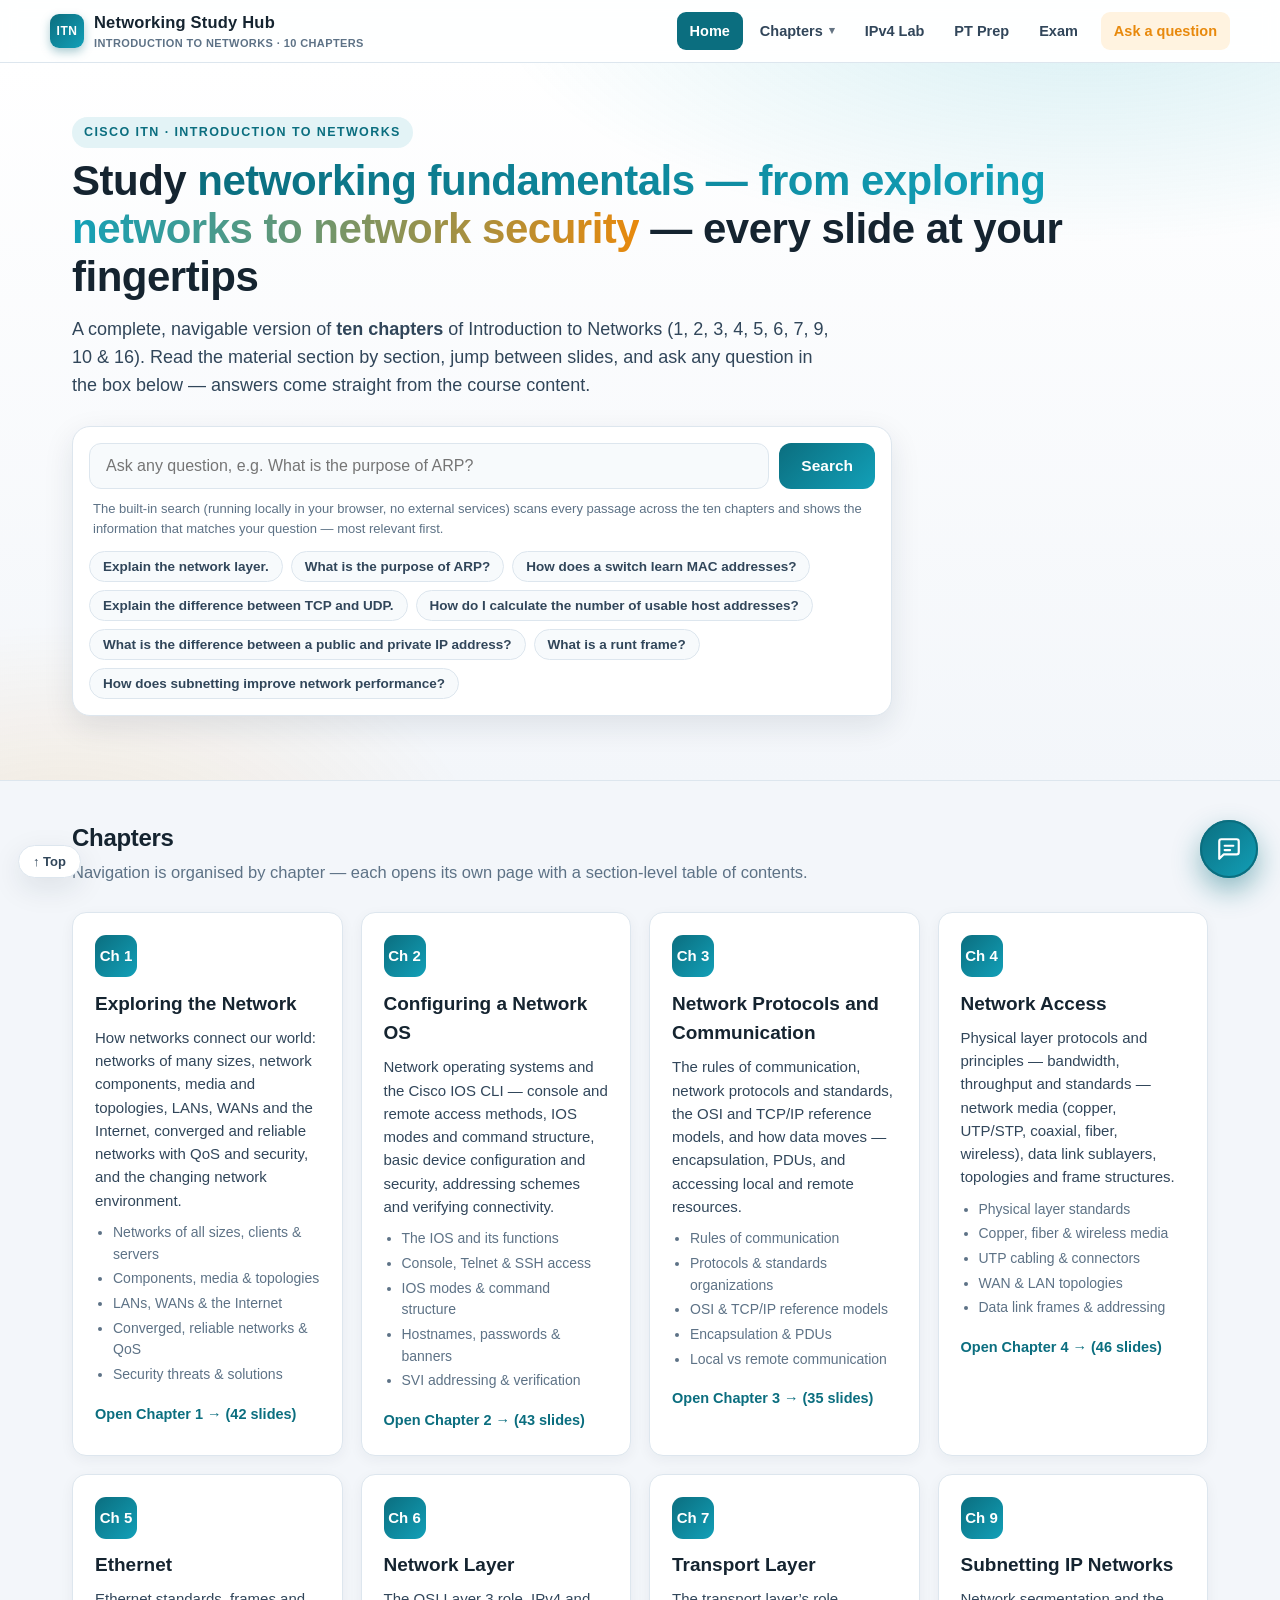
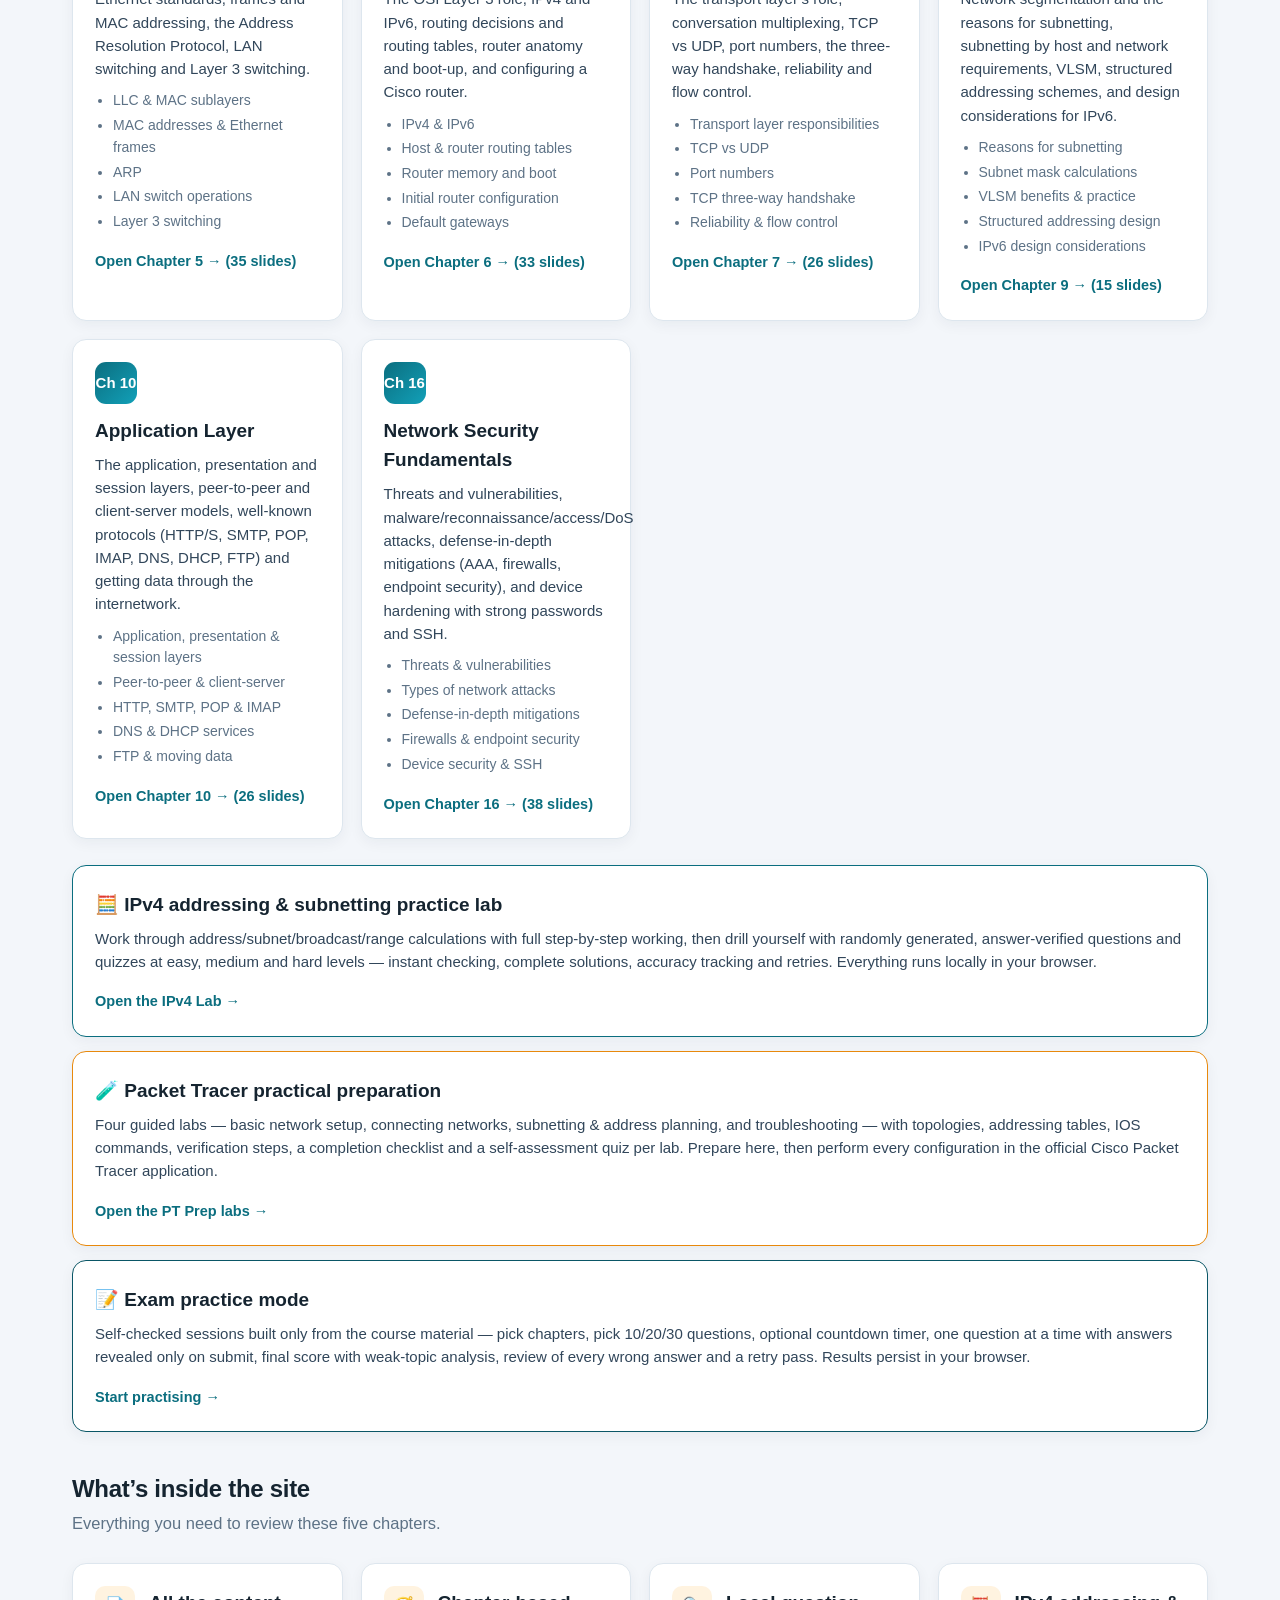
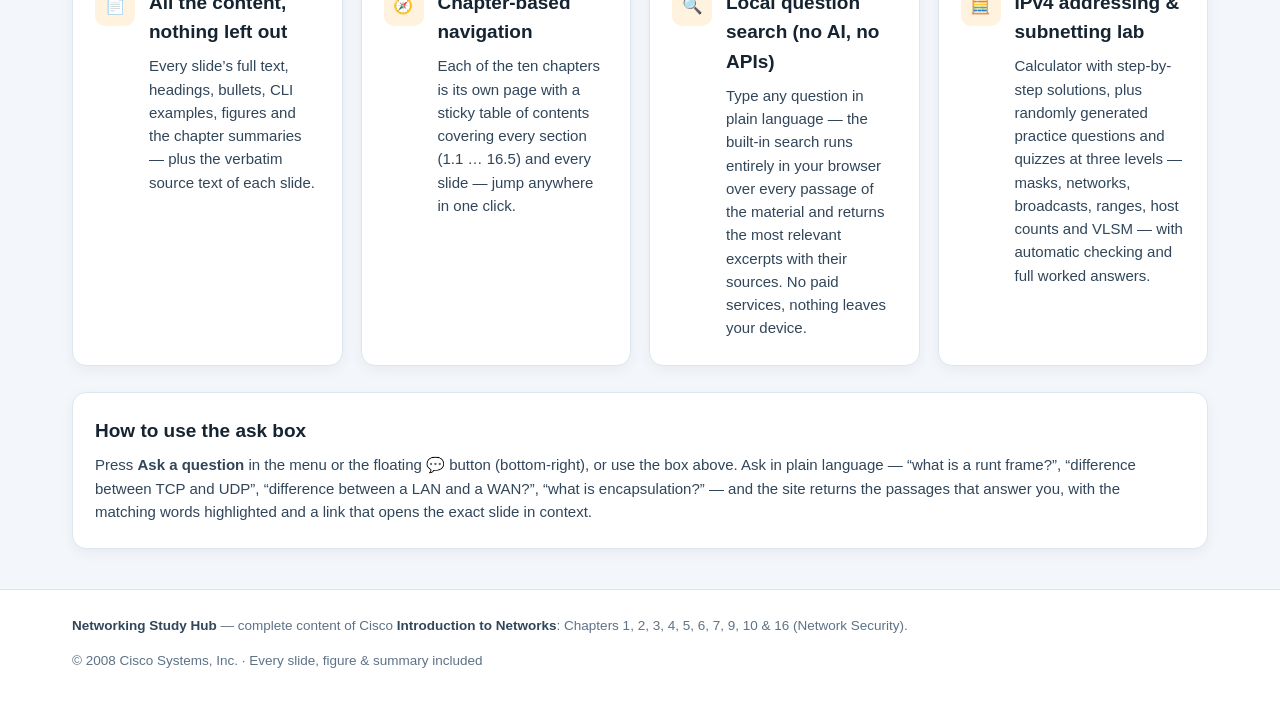
<file: itn-site/index.html>
<!DOCTYPE html>
<html lang="en">
<head>
<meta charset="utf-8">
<meta name="viewport" content="width=device-width, initial-scale=1">
<title>Networking Study Hub — ITN · 10 Chapters</title>
<meta name="description" content="Complete study site for Cisco Introduction to Networks — Chapters 1, 2, 3, 4, 5, 6, 7, 9, 10 and 16 (Network Security), with a built-in question search.">
<style>
/* ============ ITN Chapters 5–7 Study Site ============ */
:root{
  --bg:#f3f6fa; --bg2:#e9eef5; --panel:#ffffff; --panel2:#f7fafc;
  --ink:#152430; --ink2:#31465a; --muted:#5d7286; --line:#dde6ee;
  --brand:#0b6e7f; --brand2:#0a5666; --brand-soft:#e3f3f6;
  --accent:#e8890c; --accent-soft:#fff3e0;
  --code-bg:#0e1b26; --code-ink:#d8ecf5;
  --mark:#ffdf7e; --shadow:0 10px 30px rgba(15,40,60,.10);
  --radius:14px; --maxw:1180px;
  --mono:"SFMono-Regular",Consolas,"Liberation Mono",Menlo,Courier,monospace;
}
@media (prefers-color-scheme: dark){
  :root{
    --bg:#0d151d; --bg2:#0a1118; --panel:#131f2a; --panel2:#17242f;
    --ink:#e4eef6; --ink2:#c2d4e2; --muted:#8fa6ba; --line:#243648;
    --brand:#2bb3c7; --brand2:#63d2e2; --brand-soft:#123540;
    --accent:#f5a742; --accent-soft:#3a2a12;
    --code-bg:#0a121a; --code-ink:#cfe8f5; --mark:#8a6d1d;
    --shadow:0 10px 30px rgba(0,0,0,.45);
  }
}
*{box-sizing:border-box}
html{scroll-behavior:smooth}
body{margin:0;font-family:-apple-system,BlinkMacSystemFont,"Segoe UI",Roboto,Helvetica,Arial,sans-serif;
  background:var(--bg);color:var(--ink);line-height:1.55;font-size:16.5px}
a{color:var(--brand);text-decoration:none}
a:hover{text-decoration:underline}
img{max-width:100%;height:auto}
mark{background:var(--mark);color:inherit;padding:0 .1em;border-radius:3px}
.wrap{max-width:var(--maxw);margin:0 auto;padding:0 22px}

/* ---------- Header / Nav ---------- */
.site-header{position:sticky;top:0;z-index:60;background:color-mix(in srgb,var(--panel) 92%,transparent);
  backdrop-filter:blur(8px);border-bottom:1px solid var(--line)}
.hdr{display:flex;align-items:center;gap:18px;min-height:62px;padding:6px 0;flex-wrap:wrap}
.brand{display:flex;align-items:center;gap:10px;font-weight:800;color:var(--ink);letter-spacing:.2px;white-space:nowrap}
.brand:hover{text-decoration:none}
.brand .logo{width:34px;height:34px;border-radius:9px;background:linear-gradient(135deg,var(--brand),#12a0b8);
  display:grid;place-items:center;color:#fff;font-size:12px;font-weight:800;letter-spacing:.5px;
  box-shadow:0 4px 10px rgba(11,110,127,.35)}
.brand small{display:block;font-weight:600;color:var(--muted);font-size:11px;letter-spacing:.4px;text-transform:uppercase}
nav.main{display:flex;gap:4px;margin-left:auto;flex-wrap:wrap}
nav.main a{padding:8px 13px;border-radius:9px;color:var(--ink2);font-weight:600;font-size:14.5px}
nav.main a:hover{background:var(--brand-soft);color:var(--brand2);text-decoration:none}
nav.main a[aria-current="page"]{background:var(--brand);color:#fff}
nav.main a.ask-nav{background:var(--accent-soft);color:var(--accent);margin-left:6px}
nav.main a.ask-nav:hover{background:var(--accent);color:#fff}
@media (max-width:1150px){ nav.main .nn{display:none} }

/* ---------- Chapters dropdown ---------- */
.navdrop{position:relative}
.navdrop summary{list-style:none;cursor:pointer;padding:8px 13px;border-radius:9px;font-weight:600;
  font-size:14.5px;color:var(--ink2);display:flex;align-items:center;gap:6px;white-space:nowrap}
.navdrop summary::-webkit-details-marker{display:none}
.navdrop summary::-moz-list-bullet{display:none}
.navdrop summary:hover{background:var(--brand-soft);color:var(--brand2)}
.navdrop[open] summary,.navdrop.has-cur summary{background:var(--brand-soft);color:var(--brand2)}
.navdrop.has-cur[open] summary{background:var(--brand);color:#fff}
.navdrop .caret{font-size:11px;opacity:.75}
.navdrop[open] .caret{transform:rotate(180deg);display:inline-block}
.navdrop .dd{position:absolute;right:0;top:calc(100% + 8px);background:var(--panel);
  border:1px solid var(--line);border-radius:14px;box-shadow:var(--shadow);padding:8px;
  min-width:330px;max-height:min(70vh,560px);overflow:auto;z-index:70}
.navdrop .dd a{display:block;padding:8px 12px;border-radius:8px;font-size:14px;color:var(--ink2);
  font-weight:600;white-space:nowrap}
.navdrop .dd a:hover{background:var(--brand-soft);color:var(--brand2);text-decoration:none}
.navdrop .dd a[aria-current="page"]{background:var(--brand);color:#fff}
.navdrop .dd a .dnn{color:var(--muted);font-weight:500}
.navdrop .dd a[aria-current="page"] .dnn{color:rgba(255,255,255,.85)}

/* ---------- Hero ---------- */
.hero{background:
   radial-gradient(1000px 420px at 85% -10%,rgba(18,160,184,.18),transparent 60%),
   radial-gradient(700px 380px at 5% 110%,rgba(232,137,12,.12),transparent 60%),
   linear-gradient(180deg,var(--panel) 0%,var(--bg) 100%);
  border-bottom:1px solid var(--line);padding:54px 0 46px}
.hero h1{font-size:clamp(28px,4vw,42px);line-height:1.15;margin:.2em 0 .35em;letter-spacing:-.5px}
.hero h1 .grad{background:linear-gradient(90deg,var(--brand),#12a0b8 60%,var(--accent));
  -webkit-background-clip:text;background-clip:text;color:transparent}
.hero p.lead{font-size:18px;color:var(--ink2);max-width:760px;margin:0 0 26px}
.eyebrow{display:inline-flex;gap:8px;align-items:center;font-size:12.5px;font-weight:800;letter-spacing:1.4px;
  text-transform:uppercase;color:var(--brand);background:var(--brand-soft);padding:6px 12px;border-radius:99px}

/* Ask box (hero + panel share styles) */
.ask-box{background:var(--panel);border:1px solid var(--line);border-radius:18px;box-shadow:var(--shadow);
  padding:16px;max-width:820px}
.ask-row{display:flex;gap:10px}
.ask-field{position:relative;flex:1;display:flex;min-width:0}
.ask-field input[type=text],.ask-field input:not([type]){flex:1;border:1.5px solid var(--line);border-radius:12px;
  padding:13px 38px 13px 16px;font-size:16px;background:var(--panel2);color:var(--ink);outline:none;min-width:0}
.ask-field input:focus{border-color:var(--brand);box-shadow:0 0 0 3px color-mix(in srgb,var(--brand) 22%,transparent)}
.ask-clear{position:absolute;right:8px;top:50%;transform:translateY(-50%);width:26px;height:26px;
  border:0;border-radius:50%;background:var(--line);color:var(--ink2);font-size:12px;cursor:pointer;line-height:1}
.ask-clear:hover{background:var(--brand);color:#fff}
.ask-row .ask-clear{right:6px}
.ask-row button[type=submit],.ask-row button:not(.ask-clear){border:0;border-radius:12px;
  background:linear-gradient(135deg,var(--brand),#12a0b8);color:#fff;
  font-weight:800;font-size:15.5px;padding:0 22px;cursor:pointer;white-space:nowrap}
.ask-row button:hover{filter:brightness(1.08)}
.ask-hint{font-size:13px;color:var(--muted);margin:10px 4px 0}
.chips{display:flex;flex-wrap:wrap;gap:8px;margin-top:12px}
.chip{border:1px solid var(--line);background:var(--panel2);color:var(--ink2);border-radius:99px;
  padding:7px 13px;font-size:13.5px;cursor:pointer;font-weight:600}
.chip:hover{border-color:var(--brand);color:var(--brand);background:var(--brand-soft)}
.hero-ask-results{margin-top:18px;max-width:820px}

/* ---------- Cards / grids ---------- */
.grid{display:grid;grid-template-columns:repeat(auto-fit,minmax(260px,1fr));gap:18px;margin:26px 0}
.card{background:var(--panel);border:1px solid var(--line);border-radius:var(--radius);padding:22px;
  box-shadow:0 4px 14px rgba(15,40,60,.05);transition:transform .15s ease,box-shadow .15s ease}
.card:hover{transform:translateY(-3px);box-shadow:var(--shadow)}
.card h3{margin:.1em 0 .4em;font-size:19px}
.card p{color:var(--ink2);font-size:15px;margin:.2em 0}
.card .num{display:inline-grid;place-items:center;width:42px;height:42px;border-radius:11px;font-weight:800;
  color:#fff;background:linear-gradient(135deg,var(--brand),#12a0b8);margin-bottom:10px;font-size:15px}
.card ul{margin:10px 0 0;padding-left:18px;color:var(--muted);font-size:14px}
.card ul li{margin:3px 0}
.card .go{display:inline-block;margin-top:14px;font-weight:700;font-size:14.5px}
.feature{display:flex;gap:14px;align-items:flex-start}
.feature .ic{flex:0 0 auto;width:40px;height:40px;border-radius:10px;background:var(--accent-soft);
  display:grid;place-items:center;color:var(--accent);font-weight:800}
.section-title{font-size:24px;margin:38px 0 4px;letter-spacing:-.3px}
.section-sub{color:var(--muted);margin:0 0 8px}

/* ---------- Chapter layout ---------- */
.chapter-layout{display:grid;grid-template-columns:250px minmax(0,1fr);gap:30px;
  max-width:var(--maxw);margin:0 auto;padding:28px 22px 80px}
.toc{position:sticky;top:78px;align-self:start;max-height:calc(100vh - 100px);overflow:auto;
  background:var(--panel);border:1px solid var(--line);border-radius:var(--radius);padding:16px 14px;box-shadow:0 4px 14px rgba(15,40,60,.05)}
.toc .toc-h{font-size:11.5px;letter-spacing:1.3px;text-transform:uppercase;color:var(--muted);font-weight:800;margin:2px 6px 10px}
.toc a{display:block;padding:7px 9px;border-radius:8px;color:var(--ink2);font-size:14px;font-weight:600;margin:1px 0}
.toc a:hover{background:var(--brand-soft);color:var(--brand2);text-decoration:none}
.toc a.active{background:var(--brand);color:#fff}
.toc .toc-slides{margin:2px 0 8px 10px;border-left:2px solid var(--line);padding-left:8px}
.toc .toc-slides a{font-weight:500;font-size:12.8px;padding:4px 7px;color:var(--muted)}
.toc .toc-slides a:hover{color:var(--brand2);background:var(--brand-soft)}
.toc-ask{margin-top:12px;border-top:1px dashed var(--line);padding-top:12px}
.toc-ask button{width:100%;border:0;border-radius:9px;background:var(--accent-soft);color:var(--accent);
  font-weight:800;padding:9px;cursor:pointer;font-size:13.5px}
.toc-ask button:hover{background:var(--accent);color:#fff}

.chapter-hero{background:linear-gradient(135deg,var(--brand2),var(--brand) 55%,#12a0b8);
  color:#fff;border-radius:18px;padding:30px 30px 26px;box-shadow:var(--shadow);position:relative;overflow:hidden}
.chapter-hero::after{content:"";position:absolute;right:-40px;top:-40px;width:220px;height:220px;border-radius:50%;
  background:rgba(255,255,255,.08)}
.chapter-hero::before{content:"";position:absolute;right:60px;bottom:-70px;width:160px;height:160px;border-radius:50%;
  background:rgba(255,255,255,.06)}
.chapter-hero .k{font-size:12px;letter-spacing:1.6px;text-transform:uppercase;opacity:.85;font-weight:800}
.chapter-hero h1{margin:.25em 0 .3em;font-size:clamp(26px,3.4vw,36px);letter-spacing:-.5px}
.chapter-hero p{margin:0;opacity:.92;max-width:640px;font-size:15.5px}
.chapter-hero .meta{display:flex;gap:14px;flex-wrap:wrap;margin-top:16px;font-size:13px;opacity:.9}
.chapter-hero .meta span{background:rgba(255,255,255,.14);padding:5px 11px;border-radius:99px;font-weight:700}

.toc-mobile{display:none;margin:18px 0 0;background:var(--panel);border:1px solid var(--line);border-radius:12px}
.toc-mobile summary{cursor:pointer;font-weight:700;padding:12px 16px;color:var(--ink2)}
.toc-mobile .toc{position:static;max-height:none;border:0;box-shadow:none;border-radius:0;border-top:1px solid var(--line)}

/* ---------- Section + slide cards ---------- */
.toc-content{min-width:0}
.sec{margin-top:34px;scroll-margin-top:84px}
.sec-h{display:flex;align-items:baseline;gap:12px;flex-wrap:wrap;margin:0 0 14px;
  padding-bottom:10px;border-bottom:2px solid var(--line)}
.sec-h h2{font-size:22px;margin:0;letter-spacing:-.3px}
.sec-h .cnt{font-size:12.5px;color:var(--muted);font-weight:700;background:var(--panel2);
  border:1px solid var(--line);padding:3px 10px;border-radius:99px}

.slide{scroll-margin-top:84px;background:var(--panel);border:1px solid var(--line);border-radius:var(--radius);
  margin-bottom:18px;box-shadow:0 4px 14px rgba(15,40,60,.05);overflow:hidden;position:relative}
.slide::before{content:"";position:absolute;left:0;top:0;bottom:0;width:5px;
  background:linear-gradient(180deg,var(--brand),#12a0b8)}
.slide-h{padding:18px 24px 0 26px}
.slide-k{font-size:11.5px;font-weight:800;letter-spacing:1.2px;text-transform:uppercase;color:var(--brand);margin-bottom:4px}
.slide-t{font-size:20px;margin:0 0 4px;letter-spacing:-.2px}
.slide-n{position:absolute;right:16px;top:14px;font-size:11.5px;font-weight:800;color:var(--muted);
  background:var(--panel2);border:1px solid var(--line);border-radius:99px;padding:3px 10px}
.slide-b{padding:6px 24px 16px 26px}
.slide-b p{margin:.55em 0;color:var(--ink2)}
.slide-b p.small{font-size:13.5px;color:var(--muted)}
.slide-b h4{margin:16px 0 6px;font-size:16.5px;color:var(--ink)}
.slide-b ul{margin:.5em 0;padding-left:6px;list-style:none}
.slide-b li{position:relative;padding-left:24px;margin:.42em 0;color:var(--ink2)}
.slide-b li::before{content:"";position:absolute;left:4px;top:.52em;width:8px;height:8px;border-radius:2px;
  background:var(--accent);transform:rotate(45deg)}
.slide-b li.lv1{margin-left:22px;font-size:.97em}
.slide-b li.lv1::before{background:var(--brand);border-radius:50%;transform:none;width:7px;height:7px}
.slide-b pre{background:var(--code-bg);color:var(--code-ink);border-radius:10px;padding:14px 16px;
  overflow-x:auto;font-size:13px;line-height:1.5;font-family:var(--mono);margin:.7em 0;
  border:1px solid #1d3142}
.figures{display:flex;flex-wrap:wrap;gap:12px;padding:4px 24px 8px 26px}
.figures figure{margin:0;flex:1 1 260px;max-width:100%;background:var(--panel2);border:1px solid var(--line);
  border-radius:10px;padding:10px;display:grid;place-items:center}
.figures img{display:block;border-radius:6px;background:#fff}
.slide-f{border-top:1px dashed var(--line);padding:8px 24px 10px 26px;font-size:11px;color:var(--muted);
  display:flex;gap:8px;flex-wrap:wrap;align-items:center}
details.raw{margin:0 24px 14px 26px}
details.raw summary{cursor:pointer;font-size:12.5px;color:var(--muted);font-weight:700;user-select:none}
details.raw summary:hover{color:var(--brand)}
details.raw pre{background:var(--panel2);border:1px dashed var(--line);border-radius:8px;padding:12px 14px;
  font-size:12px;white-space:pre-wrap;color:var(--ink2);font-family:var(--mono);line-height:1.5;max-height:340px;overflow:auto}

/* divider-style slides (section title slides from the deck) */
.slide.divider{background:linear-gradient(120deg,var(--panel) 0%,var(--brand-soft) 100%)}
.slide.divider::before{background:linear-gradient(180deg,var(--accent),var(--brand))}
.slide.divider .slide-t{font-size:24px}

/* ---------- Ask floating widget ---------- */
.ask-fab{position:fixed;right:22px;bottom:22px;z-index:90;width:58px;height:58px;border-radius:50%;border:0;
  cursor:pointer;background:linear-gradient(135deg,var(--brand),#12a0b8);color:#fff;
  box-shadow:0 12px 28px rgba(11,110,127,.45);display:grid;place-items:center;transition:transform .15s ease}
.ask-fab:hover{transform:scale(1.06)}
.ask-fab::after{content:"";position:absolute;inset:0;border-radius:50%;border:2px solid var(--brand);
  animation:pulse 2.4s ease-out infinite;pointer-events:none}
@keyframes pulse{0%{transform:scale(1);opacity:.7}70%{transform:scale(1.55);opacity:0}100%{opacity:0}}
.ask-panel{position:fixed;right:22px;bottom:92px;z-index:91;width:min(460px,calc(100vw - 34px));
  height:min(640px,calc(100vh - 130px));background:var(--panel);border:1px solid var(--line);
  border-radius:18px;box-shadow:0 24px 60px rgba(8,30,45,.35);display:flex;flex-direction:column;overflow:hidden;
  transform-origin:bottom right;animation:pop .18s ease}
@keyframes pop{from{transform:scale(.92) translateY(10px);opacity:0}to{transform:scale(1);opacity:0}}
.ask-panel[hidden]{display:none}
.ask-panel header{display:flex;align-items:center;gap:10px;padding:14px 16px;
  background:linear-gradient(135deg,var(--brand2),var(--brand));color:#fff}
.ask-panel header .t{font-weight:800;font-size:15.5px;flex:1}
.ask-panel header .t small{display:block;font-weight:500;font-size:11.5px;opacity:.85}
.ask-panel header button{background:rgba(255,255,255,.15);border:0;color:#fff;width:30px;height:30px;
  border-radius:8px;cursor:pointer;font-size:16px;line-height:1}
.ask-panel header button:hover{background:rgba(255,255,255,.3)}
.ask-results{flex:1;overflow-y:auto;padding:14px;background:var(--panel2)}
.ask-input{display:flex;gap:8px;padding:12px;background:var(--panel);border-top:1px solid var(--line)}
.ask-input .ask-field{position:relative;flex:1;display:flex;min-width:0}
.ask-input input{flex:1;border:1.5px solid var(--line);border-radius:11px;padding:11px 36px 11px 13px;font-size:15px;
  background:var(--panel2);color:var(--ink);outline:none;min-width:0}
.ask-input input:focus{border-color:var(--brand)}
.ask-input button[type=submit]{border:0;border-radius:11px;background:linear-gradient(135deg,var(--brand),#12a0b8);
  color:#fff;font-weight:800;padding:0 16px;cursor:pointer}

/* Ask result cards */
.ask-intro{font-size:13px;color:var(--muted);margin:2px 2px 10px}
.ask-intro b{color:var(--ink2)}
.ask-q{background:var(--brand-soft);border:1px solid color-mix(in srgb,var(--brand) 30%,transparent);
  color:var(--brand2);border-radius:12px;padding:10px 13px;font-size:14.5px;font-weight:700;margin-bottom:12px;
  display:flex;gap:8px;align-items:flex-start}
.ask-q .qi{flex:0 0 auto;font-weight:900}
.res-card{background:var(--panel);border:1px solid var(--line);border-radius:13px;padding:13px 14px;margin-bottom:11px;
  box-shadow:0 3px 10px rgba(15,40,60,.06);animation:rise .22s ease both}
@keyframes rise{from{opacity:0;transform:translateY(7px)}to{opacity:1;transform:none}}
.res-card.best{border-color:color-mix(in srgb,var(--brand) 55%,var(--line));
  box-shadow:0 4px 16px rgba(11,110,127,.18)}
.res-badge{display:inline-block;font-size:10.5px;font-weight:900;letter-spacing:.8px;text-transform:uppercase;
  background:var(--accent);color:#fff;border-radius:99px;padding:2px 9px;margin-bottom:7px}
.res-badge.rel{background:var(--brand);}
/* result badges: definition / example / CLI (system-added labels) */
.res-badge.tag{background:var(--panel2);color:var(--ink2);border:1px solid var(--line);margin-left:6px}
.res-badge.tag.def{background:var(--brand-soft);color:var(--brand2);border-color:transparent}
.res-badge.tag.ex{background:var(--accent-soft);color:var(--accent);border-color:transparent}
.res-badge.tag.cli{background:var(--line);color:var(--ink);border-color:transparent}
.res-src{font-size:11.5px;font-weight:800;color:var(--brand);letter-spacing:.4px;text-transform:uppercase;
  margin-bottom:6px}
.res-src a{color:var(--brand);text-decoration:none;border-bottom:1px dotted currentColor}
.res-src a:hover{color:var(--brand2)}
.res-fig{display:inline-block;font-size:10.5px;font-weight:700;letter-spacing:.3px;color:var(--muted);
  background:var(--panel2);border:1px solid var(--line);border-radius:99px;padding:2px 8px;margin-left:4px;
  text-transform:none}
.res-exact{display:inline-block;font-size:10px;font-weight:800;letter-spacing:.7px;text-transform:uppercase;
  color:var(--muted);background:var(--panel2);border:1px solid var(--line);border-radius:99px;
  padding:2px 8px;margin-left:6px;vertical-align:middle}
.ask-src-note{display:block;font-size:11.5px;color:var(--muted);margin-top:4px;font-weight:500}
.related{margin-top:12px;padding-top:10px;border-top:1px dashed var(--line)}
.rel-h{font-size:12.5px;font-weight:800;color:var(--ink2);margin-bottom:8px}
.rel-note{font-weight:600;color:var(--muted)}
.rel-chip{display:block;background:var(--panel);border:1px solid var(--line);border-radius:10px;
  padding:8px 11px;font-size:13px;color:var(--ink2);font-weight:600;margin:6px 0;text-decoration:none}
.rel-chip:hover{border-color:var(--brand);color:var(--brand2);text-decoration:none;background:var(--brand-soft)}
.res-src{font-size:11.5px;font-weight:800;color:var(--brand);letter-spacing:.4px;text-transform:uppercase;
  margin-bottom:6px}
.res-head{font-weight:800;font-size:14.5px;color:var(--ink);margin-bottom:5px}
.res-snippet{font-size:14.5px;color:var(--ink2);line-height:1.6}
.res-meta{display:flex;justify-content:space-between;align-items:center;gap:10px;margin-top:9px;flex-wrap:wrap}
.res-match{font-size:11.5px;color:var(--muted)}
.res-match em{font-style:normal;color:var(--accent);font-weight:800}
.res-link{font-size:13px;font-weight:800;white-space:nowrap}
.ask-empty{text-align:center;padding:10px 6px;color:var(--muted);font-size:14px}
.ask-empty .big{font-size:15.5px;color:var(--ink2);font-weight:700;margin:6px 0}
.ask-none{background:var(--panel);border:1px dashed var(--line);border-radius:13px;padding:16px;
  font-size:14.5px;color:var(--ink2);animation:rise .22s ease both}
.ask-none b{color:var(--ink)}
.ask-loading{display:flex;gap:10px;align-items:center;color:var(--muted);font-size:14px;padding:14px 6px}
.ask-loading .spin{width:18px;height:18px;border:3px solid var(--line);border-top-color:var(--brand);
  border-radius:50%;animation:spin .7s linear infinite}
@keyframes spin{to{transform:rotate(360deg)}}

/* ---------- Footer / misc ---------- */
.site-footer{border-top:1px solid var(--line);background:var(--panel);padding:26px 0 40px;color:var(--muted);font-size:13.5px}
.site-footer .wrap{display:flex;justify-content:space-between;gap:14px;flex-wrap:wrap}
.site-footer b{color:var(--ink2)}
.back-top{position:fixed;left:18px;bottom:22px;z-index:70;background:var(--panel);border:1px solid var(--line);
  color:var(--ink2);border-radius:99px;padding:8px 14px;font-size:13px;font-weight:700;box-shadow:var(--shadow)}
.back-top:hover{text-decoration:none;color:var(--brand)}

@media (max-width:980px){
  .chapter-layout{grid-template-columns:1fr;padding-top:18px}
  .toc{display:none}
  .toc-mobile{display:block}
  nav.main{gap:2px}
  nav.main a{padding:7px 9px;font-size:13.5px}
  .brand small{display:none}
}
@media (max-width:640px){
  body{font-size:16px}
  .hero{padding:34px 0 30px}
  .ask-row{flex-direction:column}
  .ask-row button{padding:12px}
  .slide-h{padding:16px 16px 0 20px}
  .slide-b,.figures{padding-left:20px;padding-right:16px}
  .slide-f{padding-left:20px}
  nav.main a.hide-sm{display:none}
  .ask-fab{right:14px;bottom:14px}
  .ask-panel{right:10px;bottom:82px}
}
@media print{
  .site-header,.ask-fab,.ask-panel,.back-top,.toc,.toc-mobile,.figures+details details{display:none!important}
  body{background:#fff}
  .slide{break-inside:avoid;box-shadow:none}
  details.raw{display:none}
}

/* ============ IPv4 Lab (lab.html) ============ */
.lab-badge{display:inline-block;font-size:12.5px;font-weight:800;letter-spacing:.3px;
  border-radius:99px;padding:6px 14px;margin:4px 0 6px}
.badge-ok{background:var(--brand-soft);color:var(--brand2);border:1px solid transparent}
.badge-bad{background:#fde8e8;color:#b42318;border:1px solid transparent}
@media (prefers-color-scheme: dark){ .badge-bad{background:#3a1414;color:#ff9b94} }
.lab-sec{margin-top:26px}
.lab-sec > h2{font-size:21px;margin:0 0 4px;letter-spacing:-.2px}
.lab-sec > p.lede{color:var(--muted);font-size:14.5px;margin:0 0 14px}
.panel{background:var(--panel);border:1px solid var(--line);border-radius:var(--radius);padding:22px}
.panel + .panel{margin-top:16px}

/* calculator */
.cal-row{display:flex;gap:10px;flex-wrap:wrap;align-items:flex-end}
.cal-field{flex:1 1 220px;min-width:0;display:flex;flex-direction:column;gap:6px}
.cal-field label{font-size:13px;font-weight:700;color:var(--ink2)}
.cal-field input{border:1.5px solid var(--line);border-radius:12px;padding:12px 14px;font-size:16px;
  background:var(--panel2);color:var(--ink);outline:none;font-family:var(--mono)}
.cal-field input:focus{border-color:var(--brand)}
.btn{border:0;border-radius:12px;background:linear-gradient(135deg,var(--brand),#12a0b8);color:#fff;
  font-weight:800;font-size:15.5px;padding:12px 22px;cursor:pointer;white-space:nowrap}
.btn:hover{filter:brightness(1.08)}
.btn.ghost{background:var(--accent-soft);color:var(--accent)}
.btn.small{padding:9px 16px;font-size:14px}
.cal-err{background:#fde8e8;color:#b42318;border-radius:10px;padding:10px 14px;font-size:14.5px;margin-top:12px;font-weight:600}
@media (prefers-color-scheme: dark){ .cal-err{background:#3a1414;color:#ff9b94} }
.cal-table-wrap{overflow-x:auto;margin-top:16px}
table.cal-table{width:100%;border-collapse:collapse;font-size:15px}
table.cal-table th,table.cal-table td{padding:9px 12px;border-bottom:1px solid var(--line);text-align:left}
table.cal-table th{color:var(--muted);font-weight:700;font-size:13px;width:38%;white-space:nowrap}
table.cal-table td{font-variant-numeric:tabular-nums}
table.cal-table code{font-family:var(--mono);font-size:14.5px;background:var(--panel2);padding:2px 7px;border-radius:7px;border:1px solid var(--line)}
.tag{display:inline-block;font-size:11.5px;font-weight:900;letter-spacing:.6px;text-transform:uppercase;
  border-radius:99px;padding:3px 11px}
.tag-priv{background:var(--brand-soft);color:var(--brand2)}
.tag-pub{background:var(--accent-soft);color:var(--accent)}
.note{font-size:13.5px;color:var(--muted);margin:8px 0 0}
.cal-extras details{margin-top:12px;border:1px solid var(--line);border-radius:11px;padding:9px 14px;background:var(--panel2)}
.cal-extras summary{cursor:pointer;font-weight:700;font-size:14px;color:var(--ink2)}
.cal-extras details p{margin:9px 0 4px;font-family:var(--mono);font-size:13.5px;overflow-x:auto;white-space:nowrap}
.steps-title{font-size:14px;font-weight:900;letter-spacing:.6px;text-transform:uppercase;color:var(--accent);margin:16px 0 6px}
ol.steps{margin:6px 0 0;padding-left:22px}
ol.steps li{margin:8px 0;color:var(--ink2);font-size:15px}
ol.steps code, p code{font-family:var(--mono);font-size:.93em;background:var(--panel2);border:1px solid var(--line);
  padding:1px 6px;border-radius:6px}
ol.steps b{color:var(--ink)}

/* quiz setup */
.qs-setup-grid{display:grid;grid-template-columns:repeat(auto-fit,minmax(160px,1fr));gap:14px;margin-top:6px}
.qs-setup-grid label{font-size:13px;font-weight:700;color:var(--ink2);display:flex;flex-direction:column;gap:6px}
.qs-setup-grid select{border:1.5px solid var(--line);border-radius:11px;padding:10px 12px;font-size:15px;
  background:var(--panel2);color:var(--ink)}
.qs-types{display:flex;flex-wrap:wrap;gap:8px;margin-top:12px}
.qs-types label{border:1px solid var(--line);background:var(--panel2);color:var(--ink2);border-radius:99px;
  padding:7px 13px;font-size:13.5px;font-weight:600;cursor:pointer;display:flex;align-items:center;gap:7px;user-select:none}
.qs-types label:has(input:checked){background:var(--brand-soft);border-color:var(--brand);color:var(--brand2)}
.qs-types input{accent-color:var(--brand);margin:0}
.qs-msg{background:var(--accent-soft);color:var(--accent);font-weight:700;font-size:14px;border-radius:10px;
  padding:9px 13px;margin-top:12px}
.qs-actions{margin-top:16px;display:flex;gap:10px;flex-wrap:wrap;align-items:center}

/* quiz stage */
.qs-stage-top{display:flex;gap:9px;flex-wrap:wrap;align-items:center;margin-bottom:12px}
.qs-pill{font-size:12px;font-weight:900;letter-spacing:.5px;text-transform:uppercase;border-radius:99px;
  padding:4px 11px;background:var(--brand-soft);color:var(--brand2)}
.qs-pill.level-easy{background:var(--brand-soft);color:var(--brand2)}
.qs-pill.level-medium{background:var(--accent-soft);color:var(--accent)}
.qs-pill.level-hard{background:#fde8e8;color:#b42318}
@media (prefers-color-scheme: dark){ .qs-pill.level-hard{background:#3a1414;color:#ff9b94} }
.qs-progress{margin-left:auto;font-size:13.5px;font-weight:700;color:var(--muted)}
.q-prompt{background:var(--panel2);border:1px solid var(--line);border-radius:12px;padding:16px 18px;font-size:16.5px}
.q-prompt p{margin:0}
.q-answer-row{display:flex;gap:10px;margin-top:14px;flex-wrap:wrap}
.q-answer-row input{flex:1 1 260px;min-width:0;border:1.5px solid var(--line);border-radius:12px;padding:13px 15px;
  font-size:16.5px;background:var(--panel2);color:var(--ink);outline:none;font-family:var(--mono)}
.q-answer-row input:focus{border-color:var(--brand)}
.fb-ok,.fb-bad{border-radius:12px;padding:12px 16px;font-size:15.5px;margin-top:14px;font-weight:600}
.fb-ok{background:var(--brand-soft);color:var(--brand2)}
.fb-bad{background:#fde8e8;color:#b42318}
@media (prefers-color-scheme: dark){ .fb-bad{background:#3a1414;color:#ff9b94} }
.solution-box{margin-top:16px;border:1.5px dashed var(--accent);border-radius:13px;padding:6px 20px 16px;
  background:var(--accent-soft)}
.solution-box .steps-title{margin-top:12px}
.solution-box ol.steps li{color:var(--ink2)}
.q-stats{font-size:14.5px;color:var(--ink2);background:var(--panel2);border:1px solid var(--line);
  border-radius:12px;padding:11px 16px;margin-top:16px}
.q-stats b{color:var(--brand2)}
.q-next-wrap{margin-top:15px;display:flex;gap:10px;flex-wrap:wrap}
.lab-foot-note{font-size:13.5px;color:var(--muted);margin-top:26px;border-top:1px solid var(--line);padding-top:14px}

@media (max-width:640px){
  .panel{padding:16px}
  table.cal-table th{width:auto}
  .qs-progress{margin-left:0;width:100%}
}

/* [hidden] must win over component display rules (e.g. .q-answer-row{display:flex}) */
[hidden]{display:none!important}

/* ============ Chapter revision kit ============ */
.rev{margin-top:20px;background:var(--panel);border:1px solid var(--line);border-radius:var(--radius);overflow:hidden}
.rev-h{padding:20px 24px 16px;background:linear-gradient(135deg,var(--brand-soft),transparent 70%);border-bottom:1px solid var(--line)}
.rev-h h2{margin:0 0 6px;font-size:23px;letter-spacing:-.3px}
.rev-h .rev-lede{margin:0;font-size:14.5px;color:var(--ink2)}
.rev-legend{display:flex;gap:8px;flex-wrap:wrap;margin-top:12px;align-items:center}
.rev-legend .lg{font-size:12.5px;color:var(--muted);display:flex;align-items:center;gap:6px}
.rev-tag{display:inline-block;font-size:10px;font-weight:900;letter-spacing:.7px;text-transform:uppercase;
  border-radius:99px;padding:2.5px 9px;white-space:nowrap}
.rev-tag.src{background:var(--brand-soft);color:var(--brand2)}
.rev-tag.sup{background:var(--accent-soft);color:var(--accent)}
.rev-tag.prac{background:var(--line);color:var(--ink)}
.rev-sec{border-top:1px solid var(--line);padding:18px 24px}
.rev-sec h3{margin:0 0 10px;font-size:18px;display:flex;gap:10px;align-items:center;flex-wrap:wrap;letter-spacing:-.2px}
.rev-sec h3 .n{display:inline-grid;place-items:center;min-width:26px;height:26px;padding:0 5px;border-radius:8px;
  background:var(--brand);color:#fff;font-size:13.5px;font-weight:800}
.rev-sec h4{margin:14px 0 6px;font-size:15.5px;color:var(--ink)}
.rev-sec p{margin:.5em 0;font-size:15px;color:var(--ink2)}
.rev-sec ul{margin:.45em 0;padding-left:20px}
.rev-sec li{margin:5px 0;font-size:15px;color:var(--ink2)}
.rev-sec li b,.rev-sec p b{color:var(--ink)}
.rev-gap{background:var(--accent-soft);color:var(--accent);border-radius:10px;padding:9px 14px;
  font-size:14px;font-weight:650;margin:.7em 0}
.rev-link{display:inline-block;font-size:12px;font-weight:700;background:var(--panel2);border:1px solid var(--line);
  border-radius:99px;padding:1px 9px;text-decoration:none;color:var(--brand2);white-space:nowrap;vertical-align:1px}
a.rev-link:hover{background:var(--brand-soft);text-decoration:none}
.rev-note{font-size:13.5px;color:var(--muted);margin:.6em 0 0}
.rev-cards{display:grid;gap:10px}
.rev-card{background:var(--panel2);border:1px solid var(--line);border-radius:11px;padding:12px 16px}
.rev-card h4{margin:0 0 5px;font-size:15.5px}
.rev-card p{margin:.3em 0;font-size:14.5px}
.def-list{display:grid;gap:9px}
.def-item{background:var(--panel2);border:1px solid var(--line);border-radius:11px;padding:11px 15px}
.def-item .term{font-weight:800;color:var(--ink);font-size:15.5px}
.def-item .abbr{color:var(--muted);font-weight:700;font-size:13px;margin-left:7px}
.def-item p{margin:.3em 0 0;font-size:14.5px}
.cmp-wrap{overflow-x:auto;margin-top:8px}
table.cmp{width:100%;border-collapse:collapse;font-size:14.5px}
table.cmp th,table.cmp td{border:1px solid var(--line);padding:8px 12px;text-align:left;vertical-align:top}
table.cmp thead th{background:var(--brand-soft);color:var(--brand2);font-size:13.5px;letter-spacing:.2px}
table.cmp td:first-child{font-weight:700;color:var(--ink);background:var(--panel2)}
table.cmp tr td{color:var(--ink2)}
.kc-intro{background:var(--panel2);border:1px dashed var(--line);border-radius:11px;padding:10px 15px;
  font-size:14px;color:var(--muted);margin-bottom:12px}
.kc-item{border:1px solid var(--line);border-radius:12px;background:var(--panel2);padding:13px 16px;margin:10px 0}
.kc-q{margin:0 0 8px;font-weight:650;font-size:15.5px;color:var(--ink)}
.kc-type{display:inline-block;font-size:10px;font-weight:900;letter-spacing:.7px;text-transform:uppercase;
  background:var(--accent);color:#fff;border-radius:99px;padding:2.5px 9px;margin-right:8px;vertical-align:2px}
.kc-opts{margin:4px 0 10px;padding-left:24px;font-size:15px}
.kc-opts li{margin:4px 0;color:var(--ink2)}
details.kc-ans{border-top:1px dashed var(--line);padding-top:9px}
details.kc-ans summary{cursor:pointer;font-weight:800;font-size:14px;color:var(--brand2);list-style:none}
details.kc-ans summary::-webkit-details-marker{display:none}
details.kc-ans summary::before{content:"▸ ";font-size:12px}
details.kc-ans[open] summary::before{content:"▾ "}
.kc-a{font-size:15px !important;margin:8px 0 4px !important;color:var(--ink) !important}
.kc-why{font-size:14.5px !important;margin:4px 0 0 !important;background:var(--brand-soft);border-radius:9px;
  padding:8px 13px;color:var(--ink2) !important}
.rev-toc-flag{color:var(--accent) !important;font-weight:700}
@media (max-width:640px){
  .rev-h{padding:16px 16px 13px}
  .rev-sec{padding:15px 16px}
  .rev-sec h3{font-size:16.5px}
  table.cmp{font-size:13.5px}
  table.cmp th,table.cmp td{padding:7px 9px}
}

/* ============ Packet Tracer Prep (ptlab.html) ============ */
.pt-alert{display:flex;gap:12px;align-items:flex-start;background:var(--accent-soft);
  border:1px solid color-mix(in srgb,var(--accent) 40%,transparent);border-radius:12px;
  padding:14px 18px;margin:18px 0;font-size:15px;color:var(--ink2)}
.pt-alert b{color:var(--accent)}
.pt-alert .ic{font-size:20px;line-height:1.3}
.pt-legend{display:flex;flex-wrap:wrap;gap:8px;margin:10px 0 4px}
.pt-tag{display:inline-block;font-size:11px;font-weight:900;letter-spacing:.6px;
  text-transform:uppercase;border-radius:99px;padding:4px 11px;background:var(--brand-soft);
  color:var(--brand2);border:1px solid transparent}
.pt-tag.as{background:var(--accent-soft);color:var(--accent)}
.pt-tag.pt{background:#efe7fd;color:#6b3fa0;border:1px solid transparent}
@media (prefers-color-scheme: dark){ .pt-tag.pt{background:#2a1f3d;color:#c3a6ef} }
.pt-lab{background:var(--panel);border:1px solid var(--line);border-radius:var(--radius);
  margin:26px 0;overflow:hidden}
.pt-lab-hd{display:flex;flex-wrap:wrap;gap:14px;align-items:center;justify-content:space-between;
  padding:18px 22px;background:linear-gradient(135deg,var(--brand-soft),transparent 75%);
  border-bottom:1px solid var(--line)}
.pt-lab-hd h2{margin:0;font-size:22px;letter-spacing:-.3px;display:flex;align-items:center;gap:11px}
.pt-n{display:inline-grid;place-items:center;min-width:34px;height:34px;padding:0 6px;
  border-radius:9px;background:linear-gradient(135deg,var(--brand),#12a0b8);color:#fff;
  font-size:13.5px;font-weight:900;letter-spacing:.4px}
.pt-lab-progress{display:flex;align-items:center;gap:10px;font-size:13px;color:var(--muted);
  font-weight:700;min-width:240px}
.pt-sec{padding:18px 22px;border-top:1px solid var(--line)}
.pt-sec:first-of-type{border-top:0}
.pt-sec > h3{margin:0 0 10px;font-size:16.5px;letter-spacing:-.2px;display:flex;gap:10px;
  align-items:center;flex-wrap:wrap}
.pt-sec > h3 .n{display:inline-grid;place-items:center;min-width:24px;height:24px;border-radius:7px;
  background:var(--brand);color:#fff;font-size:12.5px;font-weight:900}
.pt-sec p{margin:.5em 0}
.pt-sec ul,.pt-sec ol{margin:.5em 0;padding-left:1.3em}
.pt-sec li{margin:.32em 0}
.pt pre{background:var(--code-bg);color:var(--code-ink);border-radius:10px;padding:13px 15px;
  overflow-x:auto;font-family:var(--mono);font-size:13px;line-height:1.55;margin:.7em 0}
.pt code{font-family:var(--mono);font-size:.92em;background:var(--panel2);border:1px solid var(--line);
  border-radius:5px;padding:1px 6px;color:var(--brand2)}
.pt pre code{background:none;border:0;padding:0;color:inherit;font-size:1em}
.pt-tbl{overflow-x:auto;margin:.7em 0}
.pt-assume{background:var(--accent-soft);border-left:4px solid var(--accent);border-radius:8px;
  padding:10px 14px;margin:.8em 0;font-size:14px;color:var(--ink2)}
.pt-assume b{color:var(--accent);letter-spacing:.3px;font-size:12.5px;text-transform:uppercase}
.pt-topo{background:var(--panel2);border:1px solid var(--line);border-radius:12px;
  padding:14px 14px 8px;overflow-x:auto;margin:.8em 0}
.pt-topo svg{display:block;min-width:640px;width:100%;height:auto;margin:0 auto}
.pt-topo .cap{font-size:13px;color:var(--muted);text-align:center;margin:6px 0 2px}
.pt-steps{counter-reset:pts;list-style:none;padding-left:0!important;margin:.6em 0}
.pt-steps > li{counter-increment:pts;position:relative;padding-left:40px;margin:.65em 0}
.pt-steps > li::before{content:counter(pts);position:absolute;left:0;top:1px;width:25px;height:25px;
  border-radius:50%;background:var(--brand-soft);color:var(--brand2);font-size:13px;font-weight:900;
  display:grid;place-items:center}
.pt-steps > li > b:first-child{color:var(--ink)}
.pt-ck-head{display:flex;align-items:center;justify-content:space-between;gap:14px;flex-wrap:wrap;
  margin:.4em 0 .8em}
.pt-bar{flex:1;min-width:180px;height:10px;border-radius:99px;background:var(--bg2);
  border:1px solid var(--line);overflow:hidden}
.pt-bar i{display:block;height:100%;width:0;border-radius:99px;
  background:linear-gradient(90deg,var(--brand),#12a0b8);transition:width .25s}
.pt-reset{border:1px solid var(--line);background:var(--panel2);color:var(--muted);border-radius:8px;
  font-size:12.5px;font-weight:700;padding:5px 11px;cursor:pointer}
.pt-reset:hover{color:var(--brand2);border-color:var(--brand)}
.pt-check{list-style:none;padding-left:0!important;margin:.4em 0}
.pt-check li{margin:.3em 0}
.pt-check label{display:flex;gap:11px;align-items:flex-start;padding:9px 13px;border:1px solid var(--line);
  border-radius:10px;background:var(--panel2);cursor:pointer;font-size:14.5px;color:var(--ink2)}
.pt-check label:hover{border-color:var(--brand)}
.pt-check input{margin:3px 0 0;accent-color:var(--brand);width:16px;height:16px;flex:none}
.pt-check label.pt-done{opacity:.66}
.pt-check label.pt-done span{text-decoration:line-through}
.pt-assump-list li{margin:.4em 0}
/* self-assessment quiz (ptlab) */
.ptq{margin:.6em 0 0}
.ptq-item{border:1px solid var(--line);border-radius:12px;background:var(--panel2);
  padding:13px 16px;margin:10px 0}
.ptq-q{margin:0 0 8px;font-weight:650;font-size:15px}
.ptq-type{display:inline-block;font-size:10px;font-weight:900;letter-spacing:.7px;text-transform:uppercase;
  background:var(--brand-soft);color:var(--brand2);border-radius:99px;padding:3px 9px;margin-left:8px;
  vertical-align:1px}
.ptq-opt{display:flex;gap:10px;align-items:flex-start;padding:7px 11px;border-radius:8px;
  border:1px solid transparent;margin:5px 0;font-size:14.5px;color:var(--ink2);cursor:pointer}
.ptq-opt:hover{background:var(--brand-soft)}
.ptq-opt input{margin:3px 0 0;accent-color:var(--brand);flex:none}
.ptq-item .ptq-opt.ptq-opt-ok{background:color-mix(in srgb,#22a06b 14%,transparent);
  border-color:color-mix(in srgb,#22a06b 45%,transparent);color:var(--ink);font-weight:650}
.ptq-item .ptq-opt.ptq-opt-bad{background:color-mix(in srgb,#d64545 13%,transparent);
  border-color:color-mix(in srgb,#d64545 45%,transparent);color:var(--ink)}
.ptq-why{display:none;margin:8px 0 0;padding:9px 12px;border-radius:8px;background:var(--brand-soft);
  font-size:14px;color:var(--ink2);border-left:3px solid var(--brand)}
.ptq-item.ptq-graded .ptq-why{display:block}
.ptq-why b{color:var(--brand2)}
.pt-btn{border:0;border-radius:9px;padding:9px 20px;font-size:14.5px;font-weight:800;cursor:pointer;
  color:#fff;background:linear-gradient(135deg,var(--brand),#12a0b8)}
.pt-btn:hover{filter:brightness(1.06)}
.pt-btn.ghost{background:var(--panel2);color:var(--muted);border:1px solid var(--line)}
.ptq-score{display:inline-block;margin:0 0 0 12px;font-size:14px;font-weight:900;color:var(--brand2)}
.ptq-score.ptq-perfect{color:#1f8f5f}
.pt-tools{display:flex;gap:10px;align-items:center;flex-wrap:wrap;margin-top:8px}
@media (max-width:700px){
  .pt-sec{padding:15px 15px}
  .pt-lab-hd{padding:15px 15px}
  .pt-lab-progress{min-width:0;width:100%}
  .pt-topo svg{min-width:560px}
}

/* ============ Exam Practice Mode (exam.html) ============ */
.ex-card{background:var(--panel);border:1px solid var(--line);border-radius:var(--radius);
  padding:20px 22px;margin:18px 0}
.ex-card h2{font-size:16.5px;margin:16px 0 10px;letter-spacing:-.2px}
.ex-card h2:first-child{margin-top:0}
.ex-chips{display:flex;flex-wrap:wrap;gap:8px}
.ex-chip{display:inline-flex;align-items:center;gap:8px;border:1px solid var(--line);
  background:var(--panel2);border-radius:99px;padding:7px 14px;cursor:pointer;
  font-size:14px;font-weight:650;color:var(--ink2);user-select:none}
.ex-chip small{font-weight:600;color:var(--muted);font-size:12px}
.ex-chip input{accent-color:var(--brand);margin:0}
.ex-chip:has(input:checked){background:var(--brand-soft);border-color:var(--brand);color:var(--brand2)}
.ex-chip.ex-all{border-width:2px;font-weight:800}
.ex-chip.is-weak{background:var(--accent-soft);border-color:var(--accent);color:var(--accent);
  font-weight:800;border-radius:10px}
.ex-opts{display:flex;flex-wrap:wrap;gap:9px}
button.ex-opt{border:1.5px solid var(--line);background:var(--panel2);color:var(--ink2);
  border-radius:11px;padding:11px 18px;font-size:15px;font-weight:750;cursor:pointer;
  display:inline-flex;flex-direction:column;gap:1px;line-height:1.25;min-height:46px}
button.ex-opt small{font-size:11.5px;font-weight:650;color:var(--muted)}
button.ex-opt:hover:not(:disabled){border-color:var(--brand);color:var(--brand2)}
button.ex-opt.is-on{background:var(--brand);border-color:var(--brand);color:#fff}
button.ex-opt.is-on small{color:rgba(255,255,255,.85)}
button.ex-opt.is-off{opacity:.42;cursor:not-allowed;text-decoration:line-through}
.ex-note{font-size:13.5px;color:var(--muted);margin:.55em 0}
.ex-topbar{display:flex;flex-wrap:wrap;gap:9px;align-items:center;margin:22px 0 8px}
.ex-progress{font-weight:900;font-size:14.5px;background:var(--brand);color:#fff;
  border-radius:9px;padding:6px 13px;letter-spacing:.3px}
.ex-tag{display:inline-block;font-size:11.5px;font-weight:800;letter-spacing:.4px;
  background:var(--brand-soft);color:var(--brand2);border-radius:99px;padding:5px 12px}
.ex-tag.ex-src{background:var(--panel2);border:1px solid var(--line);color:var(--muted)}
.ex-tag.ex-supp,.ex-src-inline{background:var(--accent-soft);color:var(--accent)}
.ex-timer{margin-left:auto;font-family:var(--mono);font-weight:800;font-size:14.5px;
  background:var(--panel2);border:1px solid var(--line);border-radius:9px;padding:6px 13px;
  color:var(--ink2)}
.ex-bar{height:9px;border-radius:99px;background:var(--bg2);border:1px solid var(--line);
  overflow:hidden;margin:0 0 14px}
.ex-bar i{display:block;height:100%;width:0;border-radius:99px;
  background:linear-gradient(90deg,var(--brand),#12a0b8);transition:width .25s}
.ex-q{font-size:16.5px;font-weight:650;line-height:1.5;margin:2px 0 13px;color:var(--ink)}
.ex-opts{display:flex;flex-direction:column;gap:8px;margin:0 0 14px}
label.ex-choice{display:flex;gap:11px;align-items:flex-start;border:1.5px solid var(--line);
  background:var(--panel2);border-radius:11px;padding:11px 15px;cursor:pointer;
  font-size:15px;color:var(--ink2);transition:border-color .12s,background .12s}
label.ex-choice:hover{border-color:var(--brand);background:var(--brand-soft)}
label.ex-choice:has(input:checked){border-color:var(--brand);background:var(--brand-soft);
  color:var(--ink);font-weight:650}
label.ex-choice input{margin:4px 0 0;accent-color:var(--brand);flex:none}
label.ex-choice:has(input:disabled){opacity:.8;cursor:default}
.ex-short{margin:0 0 14px}
.ex-short input{width:100%;max-width:520px;padding:12px 15px;border:1.5px solid var(--line);
  border-radius:11px;font-size:16px;font-family:inherit;background:var(--panel2);
  color:var(--ink);outline:none}
.ex-short input:focus{border-color:var(--brand);box-shadow:0 0 0 3px color-mix(in srgb,var(--brand) 20%,transparent)}
.ex-fb{border-top:1px dashed var(--line);margin-top:14px;padding-top:13px}
.ex-verdict{font-size:16px;font-weight:900;margin:0 0 7px}
.ex-verdict.ex-ok{color:#1f8f5f}
.ex-verdict.ex-bad{color:#c0392b}
.ex-correct{margin:.3em 0;font-size:14.5px;color:var(--ink);font-weight:650}
.ex-why{margin:.5em 0 0;font-size:14px;color:var(--ink2);background:var(--brand-soft);
  border-left:3px solid var(--brand);border-radius:8px;padding:9px 13px}
.ex-src-inline{display:inline-block;font-size:11px;font-weight:800;border-radius:99px;
  padding:3px 9px;margin-left:6px;letter-spacing:.3px;white-space:nowrap}
.ex-scorecard{text-align:center;background:linear-gradient(160deg,var(--brand-soft),transparent 70%)}
.ex-score{font-size:44px;font-weight:900;letter-spacing:-1px;color:var(--ink);margin-top:6px}
.ex-pct{font-size:26px;font-weight:900;color:var(--brand2);margin:-4px 0 6px}
.ex-scorecard .pt-tools{justify-content:center}
.ex-rev{border:1px solid var(--line);border-radius:12px;padding:13px 16px;margin:11px 0;
  background:var(--panel2)}
.ex-rev.is-ok{border-left:4px solid #22a06b}
.ex-rev.is-bad{border-left:4px solid #d64545}
.ex-rev-h{display:flex;flex-wrap:wrap;gap:8px;align-items:center;margin-bottom:7px}
.ex-mark{font-weight:900;font-size:15px}
.ex-rev.is-ok .ex-mark{color:#1f8f5f}
.ex-rev.is-bad .ex-mark{color:#c0392b}
.ex-rev-q{font-weight:650;font-size:15px;margin:.2em 0 .5em;color:var(--ink)}
.ex-rev-y{font-size:14px;margin:.2em 0;font-weight:650}
.ex-rev-y.ex-oktext{color:#1f8f5f}
.ex-rev-y.ex-badtext{color:#c0392b}
.ex-rev-c{font-size:14px;margin:.2em 0;color:var(--ink2);font-weight:650}
.ex-rev .ex-why.is-open{display:block;margin-top:.5em}
@media (max-width:700px){
  .ex-card{padding:15px 15px}
  .ex-topbar{gap:6px}
  .ex-timer{margin-left:0}
  .ex-score{font-size:36px}
  button.ex-opt{width:100%}
  .ex-chip{font-size:13px}
}

/* ---- question search: confidence + why-relevant notes ---- */
.ask-lowconf{background:var(--accent-soft);border:1px solid var(--accent);border-radius:13px;
  padding:13px 15px;margin:10px 0 4px;font-size:14.5px;line-height:1.5;color:var(--ink2)}
.ask-lowconf b{color:var(--ink)}
.ask-dym{font-size:12.5px;color:var(--muted);margin:8px 0 2px;font-weight:600}
.res-why{font-size:12.8px;line-height:1.5;color:var(--ink2);background:var(--panel2);
  border:1px solid var(--line);border-radius:9px;padding:7px 10px;margin-top:8px}
.res-why b{color:var(--ink)}
.res-sys{color:var(--muted);font-weight:500}
@media (max-width:640px){
  .ask-lowconf{font-size:13.5px;padding:11px 12px}
  .res-why{font-size:12.2px}
}

/* ---------- IOS command practice (ptlab.html) ---------- */
.ios-top{display:flex;justify-content:space-between;align-items:center;gap:10px;margin-bottom:10px;flex-wrap:wrap}
.ios-progress{font-size:13.5px;font-weight:700;color:var(--muted)}
.ios-kind{display:inline-block;font-size:11.5px;font-weight:900;letter-spacing:.5px;
  text-transform:uppercase;border-radius:99px;padding:3px 10px;border:1px solid var(--line);
  color:var(--muted);background:var(--panel2)}
.ios-kind.kind-config{background:var(--brand-soft);border-color:var(--brand);color:var(--brand2)}
.ios-kind.kind-verify{background:var(--accent-soft);border-color:var(--accent);color:var(--accent)}
.ios-prompt{margin:0 0 6px;font-family:var(--mono);font-size:13.5px;color:var(--muted)}
.ios-opts{display:flex;flex-direction:column;gap:8px;margin-top:12px}
.ios-opt{display:block;width:100%;text-align:left;padding:10px 14px;border:1px solid var(--line);
  border-radius:10px;background:var(--panel);color:var(--ink);cursor:pointer;font-size:14.5px;
  font-family:inherit;transition:border-color .12s,background .12s}
.ios-opt:hover{border-color:var(--brand)}
.ios-opt.is-on{background:var(--brand-soft);border-color:var(--brand);color:var(--brand2);font-weight:700}
.ios-opt:disabled{opacity:.75;cursor:default}
.ios-opt code{font-family:var(--mono);font-size:13.5px;background:none;color:inherit}
.ios-input-wrap{margin-top:12px}
.ios-input-wrap input{width:100%;max-width:480px;padding:10px 12px;border:1px solid var(--line);
  border-radius:10px;font-family:var(--mono);font-size:14.5px;background:var(--panel);color:var(--ink)}
.ios-input-wrap input:disabled{background:var(--panel2);color:var(--muted)}
.ios-fb .ios-exp{border:1px dashed var(--line);border-radius:12px;padding:10px 14px;
  margin-top:10px;font-size:14.5px;color:var(--ink2)}
.ios-fb .ios-exp .ios-kind{margin-right:6px}

/* ---------- Exam: topic quick quizzes + revision recommendations ---------- */
.ex-chip.ex-topic{cursor:pointer;font:inherit;background:var(--panel);color:var(--ink)}
.ex-chip.ex-topic:hover{border-color:var(--brand);background:var(--brand-soft);color:var(--brand2)}
.ex-chip.ex-topic:focus-visible{outline:2px solid var(--brand);outline-offset:2px}
.ex-rec{margin-top:12px;display:flex;flex-direction:column;gap:8px}
.ex-rec-item{background:var(--accent-soft);border:1px solid var(--accent);border-radius:10px;
  padding:9px 13px;font-size:14.5px;color:var(--ink)}
.ex-rec-item a{font-weight:800;color:var(--brand2)}
.ex-rec-item .ex-rec-k{font-weight:800;color:var(--ink2)}

</style>
</head>
<body>
<header class="site-header"><div class="wrap hdr">
  <a class="brand" href="index.html"><span class="logo">ITN</span>
    <span>Networking Study Hub<small>Introduction to Networks · 10 chapters</small></span></a>
  <nav class="main">
    <a href="index.html" aria-current="page">Home</a>
    <details class="navdrop"><summary>Chapters<span class="caret">▾</span></summary><div class="dd"><a href="chapter1.html">Ch 1 <span class="dnn">· Exploring the Network</span></a><a href="chapter2.html">Ch 2 <span class="dnn">· Configuring a Network OS</span></a><a href="chapter3.html">Ch 3 <span class="dnn">· Network Protocols and Communication</span></a><a href="chapter4.html">Ch 4 <span class="dnn">· Network Access</span></a><a href="chapter5.html">Ch 5 <span class="dnn">· Ethernet</span></a><a href="chapter6.html">Ch 6 <span class="dnn">· Network Layer</span></a><a href="chapter7.html">Ch 7 <span class="dnn">· Transport Layer</span></a><a href="chapter9.html">Ch 9 <span class="dnn">· Subnetting IP Networks</span></a><a href="chapter10.html">Ch 10 <span class="dnn">· Application Layer</span></a><a href="chapter16.html">Ch 16 <span class="dnn">· Network Security Fundamentals</span></a></div></details>
    <a href="lab.html">IPv4 Lab</a>
    <a href="ptlab.html">PT Prep</a>
    <a href="exam.html">Exam</a>
    <a href="#" class="ask-nav" data-open-ask="">Ask a question</a>
  </nav>
</div></header>

<section class="hero"><div class="wrap">
  <span class="eyebrow">Cisco ITN · Introduction to Networks</span>
  <h1>Study <span class="grad">networking fundamentals — from exploring
  networks to network security</span> — every slide at your fingertips</h1>
  <p class="lead">A complete, navigable version of <b>ten chapters</b> of Introduction to
  Networks (1, 2, 3, 4, 5, 6, 7, 9, 10 &amp; 16). Read the material section by section,
  jump between slides, and ask any question in the box below — answers come straight from
  the course content.</p>
  <div class="ask-box">
    <form id="heroAskForm" class="ask-row" autocomplete="off">
      <span class="ask-field">
        <input type="text" id="heroAskInput"
               placeholder="Ask any question, e.g. What is the purpose of ARP?"
               aria-label="Your question">
        <button type="button" class="ask-clear" id="heroClear" hidden
                aria-label="Clear question">✕</button>
      </span>
      <button type="submit">Search</button>
    </form>
    <div class="ask-hint">The built-in search (running locally in your browser, no external
    services) scans every passage across the ten chapters and shows the information that
    matches your question — most relevant first.</div>
    <div class="chips" id="heroChips"></div>
  </div>
  <div class="hero-ask-results" id="heroAskResults"></div>
</div></section>

<div class="wrap">
  <h2 class="section-title">Chapters</h2>
  <p class="section-sub">Navigation is organised by chapter — each opens its own page with a
  section-level table of contents.</p>
  <div class="grid">
<div class="card">
  <span class="num">Ch 1</span>
  <h3>Exploring the Network</h3>
  <p>How networks connect our world: networks of many sizes, network components, media and topologies, LANs, WANs and the Internet, converged and reliable networks with QoS and security, and the changing network environment.</p>
  <ul><li>Networks of all sizes, clients &amp; servers</li><li>Components, media &amp; topologies</li><li>LANs, WANs &amp; the Internet</li><li>Converged, reliable networks &amp; QoS</li><li>Security threats &amp; solutions</li></ul>
  <a class="go" href="chapter1.html">Open Chapter 1 → (42 slides)</a>
</div>
<div class="card">
  <span class="num">Ch 2</span>
  <h3>Configuring a Network OS</h3>
  <p>Network operating systems and the Cisco IOS CLI — console and remote access methods, IOS modes and command structure, basic device configuration and security, addressing schemes and verifying connectivity.</p>
  <ul><li>The IOS and its functions</li><li>Console, Telnet &amp; SSH access</li><li>IOS modes &amp; command structure</li><li>Hostnames, passwords &amp; banners</li><li>SVI addressing &amp; verification</li></ul>
  <a class="go" href="chapter2.html">Open Chapter 2 → (43 slides)</a>
</div>
<div class="card">
  <span class="num">Ch 3</span>
  <h3>Network Protocols and Communication</h3>
  <p>The rules of communication, network protocols and standards, the OSI and TCP/IP reference models, and how data moves — encapsulation, PDUs, and accessing local and remote resources.</p>
  <ul><li>Rules of communication</li><li>Protocols &amp; standards organizations</li><li>OSI &amp; TCP/IP reference models</li><li>Encapsulation &amp; PDUs</li><li>Local vs remote communication</li></ul>
  <a class="go" href="chapter3.html">Open Chapter 3 → (35 slides)</a>
</div>
<div class="card">
  <span class="num">Ch 4</span>
  <h3>Network Access</h3>
  <p>Physical layer protocols and principles — bandwidth, throughput and standards — network media (copper, UTP/STP, coaxial, fiber, wireless), data link sublayers, topologies and frame structures.</p>
  <ul><li>Physical layer standards</li><li>Copper, fiber &amp; wireless media</li><li>UTP cabling &amp; connectors</li><li>WAN &amp; LAN topologies</li><li>Data link frames &amp; addressing</li></ul>
  <a class="go" href="chapter4.html">Open Chapter 4 → (46 slides)</a>
</div>
<div class="card">
  <span class="num">Ch 5</span>
  <h3>Ethernet</h3>
  <p>Ethernet standards, frames and MAC addressing, the Address Resolution Protocol, LAN switching and Layer 3 switching.</p>
  <ul><li>LLC &amp; MAC sublayers</li><li>MAC addresses &amp; Ethernet frames</li><li>ARP</li><li>LAN switch operations</li><li>Layer 3 switching</li></ul>
  <a class="go" href="chapter5.html">Open Chapter 5 → (35 slides)</a>
</div>
<div class="card">
  <span class="num">Ch 6</span>
  <h3>Network Layer</h3>
  <p>The OSI Layer 3 role, IPv4 and IPv6, routing decisions and routing tables, router anatomy and boot-up, and configuring a Cisco router.</p>
  <ul><li>IPv4 &amp; IPv6</li><li>Host &amp; router routing tables</li><li>Router memory and boot</li><li>Initial router configuration</li><li>Default gateways</li></ul>
  <a class="go" href="chapter6.html">Open Chapter 6 → (33 slides)</a>
</div>
<div class="card">
  <span class="num">Ch 7</span>
  <h3>Transport Layer</h3>
  <p>The transport layer’s role, conversation multiplexing, TCP vs UDP, port numbers, the three-way handshake, reliability and flow control.</p>
  <ul><li>Transport layer responsibilities</li><li>TCP vs UDP</li><li>Port numbers</li><li>TCP three-way handshake</li><li>Reliability &amp; flow control</li></ul>
  <a class="go" href="chapter7.html">Open Chapter 7 → (26 slides)</a>
</div>
<div class="card">
  <span class="num">Ch 9</span>
  <h3>Subnetting IP Networks</h3>
  <p>Network segmentation and the reasons for subnetting, subnetting by host and network requirements, VLSM, structured addressing schemes, and design considerations for IPv6.</p>
  <ul><li>Reasons for subnetting</li><li>Subnet mask calculations</li><li>VLSM benefits &amp; practice</li><li>Structured addressing design</li><li>IPv6 design considerations</li></ul>
  <a class="go" href="chapter9.html">Open Chapter 9 → (15 slides)</a>
</div>
<div class="card">
  <span class="num">Ch 10</span>
  <h3>Application Layer</h3>
  <p>The application, presentation and session layers, peer-to-peer and client-server models, well-known protocols (HTTP/S, SMTP, POP, IMAP, DNS, DHCP, FTP) and getting data through the internetwork.</p>
  <ul><li>Application, presentation &amp; session layers</li><li>Peer-to-peer &amp; client-server</li><li>HTTP, SMTP, POP &amp; IMAP</li><li>DNS &amp; DHCP services</li><li>FTP &amp; moving data</li></ul>
  <a class="go" href="chapter10.html">Open Chapter 10 → (26 slides)</a>
</div>
<div class="card">
  <span class="num">Ch 16</span>
  <h3>Network Security Fundamentals</h3>
  <p>Threats and vulnerabilities, malware/reconnaissance/access/DoS attacks, defense-in-depth mitigations (AAA, firewalls, endpoint security), and device hardening with strong passwords and SSH.</p>
  <ul><li>Threats &amp; vulnerabilities</li><li>Types of network attacks</li><li>Defense-in-depth mitigations</li><li>Firewalls &amp; endpoint security</li><li>Device security &amp; SSH</li></ul>
  <a class="go" href="chapter16.html">Open Chapter 16 → (38 slides)</a>
</div></div>

  <div class="card" style="margin:18px 0 0;border-color:var(--brand);border-width:1.5px">
    <h3>🧮 IPv4 addressing &amp; subnetting practice lab</h3>
    <p>Work through address/subnet/broadcast/range calculations with full step-by-step working,
    then drill yourself with randomly generated, answer-verified questions and quizzes at easy,
    medium and hard levels — instant checking, complete solutions, accuracy tracking and retries.
    Everything runs locally in your browser.</p>
    <a class="go" href="lab.html">Open the IPv4 Lab →</a>
  </div>
  <div class="card" style="margin:14px 0 0;border-color:var(--accent);border-width:1.5px">
    <h3>🧪 Packet Tracer practical preparation</h3>
    <p>Four guided labs — basic network setup, connecting networks, subnetting &amp;
    address planning, and troubleshooting — with topologies, addressing tables, IOS
    commands, verification steps, a completion checklist and a self-assessment quiz
    per lab. Prepare here, then perform every configuration in the official Cisco
    Packet Tracer application.</p>
    <a class="go" href="ptlab.html">Open the PT Prep labs →</a>
  </div>
  <div class="card" style="margin:14px 0 0;border-color:var(--brand2);border-width:1.5px">
    <h3>📝 Exam practice mode</h3>
    <p>Self-checked sessions built only from the course material — pick chapters,
    pick 10/20/30 questions, optional countdown timer, one question at a time with
    answers revealed only on submit, final score with weak-topic analysis, review
    of every wrong answer and a retry pass. Results persist in your browser.</p>
    <a class="go" href="exam.html">Start practising →</a>
  </div>

  <h2 class="section-title">What’s inside the site</h2>
  <p class="section-sub">Everything you need to review these five chapters.</p>
  <div class="grid"><div class="card feature"><span class="ic">📄</span><div><h3>All the content, nothing left out</h3><p>Every slide’s full text, headings, bullets, CLI examples, figures and the chapter summaries — plus the verbatim source text of each slide.</p></div></div><div class="card feature"><span class="ic">🧭</span><div><h3>Chapter-based navigation</h3><p>Each of the ten chapters is its own page with a sticky table of contents covering every section (1.1 … 16.5) and every slide — jump anywhere in one click.</p></div></div><div class="card feature"><span class="ic">🔍</span><div><h3>Local question search (no AI, no APIs)</h3><p>Type any question in plain language — the built-in search runs entirely in your browser over every passage of the material and returns the most relevant excerpts with their sources. No paid services, nothing leaves your device.</p></div></div><div class="card feature"><span class="ic">🧮</span><div><h3>IPv4 addressing & subnetting lab</h3><p>Calculator with step-by-step solutions, plus randomly generated practice questions and quizzes at three levels — masks, networks, broadcasts, ranges, host counts and VLSM — with automatic checking and full worked answers.</p></div></div></div>

  <div class="card" style="margin:26px 0 40px">
    <h3>How to use the ask box</h3>
    <p>Press <b>Ask a question</b> in the menu or the floating 💬 button (bottom-right), or use the
    box above. Ask in plain language — “what is a runt frame?”, “difference between TCP and UDP”,
    “difference between a LAN and a WAN?”, “what is encapsulation?” — and the site returns the
    passages that answer you, with the matching words highlighted and a link that opens the
    exact slide in context.</p>
  </div>
</div>
<footer class="site-footer"><div class="wrap">
  <span><b>Networking Study Hub</b> — complete content of Cisco <b>Introduction to Networks</b>:
  Chapters 1, 2, 3, 4, 5, 6, 7, 9, 10 &amp; 16 (Network Security).</span>
  <span>© 2008 Cisco Systems, Inc. · Every slide, figure &amp; summary included</span>
</div></footer>
<button class="back-top" onclick="window.scrollTo({top:0,behavior:'smooth'})">↑ Top</button>
<script>window.__ITN__={"passages":[{"c":1,"s":"Chapter 1","t":"Chapter 1: Exploring the Network","a":"p1","f":"chapter1.html","h":"Introduction to Networks","x":"Introduction to Networks","sid":"p1","g":1},{"c":1,"s":"Chapter 1","t":"Chapter 1: Objectives","a":"p2","f":"chapter1.html","h":"","x":"Chapter 1 Chapter 1: Objectives","sid":"p2","g":1},{"c":1,"s":"1.1 Globally Connected","t":"1.1 Globally Connected","a":"p3","f":"chapter1.html","h":"","x":"1.1 Globally Connected 1.1 Globally Connected","sid":"s11","g":1},{"c":1,"s":"1.1 Globally Connected","t":"Networking Impacts in Our Daily Lives","a":"p4","f":"chapter1.html","h":"","x":"Networks support the way we learn (virtual class rooms) Networks support the way we communicate (blogs) Networks support the way we work (WebX Conferences) Networks support the way we play (online games)","sid":"s11","bk":"Interconnecting Our Lives","g":1},{"c":1,"s":"1.1 Globally Connected","t":"Networks of Many Sizes","a":"p5","f":"chapter1.html","h":"","x":"1.1 Globally Connected Providing Resources in a Network Networks of Many Sizes","sid":"s11","bk":"Providing Resources in a Network","g":1},{"c":1,"s":"1.1 Globally Connected","t":"Clients and Servers","a":"p6","f":"chapter1.html","h":"","x":"Host/End device = client/server/both Client: Request services Server: provide information The software on a device determines its role. Web browser software like Windows Explorer allows a device to request web pages and to display these pages. Email Server software on a device allows a device to store e-mails","sid":"s11","bk":"Providing Resources in a Network","g":1},{"c":1,"s":"1.1 Globally Connected","t":"Peer-to-Peer","a":"p7","f":"chapter1.html","h":"","x":"1.1 Globally Connected Providing Resources in a Network Peer-to-Peer","sid":"s11","bk":"Providing Resources in a Network","g":1},{"c":1,"s":"1.2 LANs, WANs, and the Internet","t":"1.2 LANs, WANs, and the Internet","a":"p8","f":"chapter1.html","h":"","x":"1.2 LANs, WANs, and the Internet 1.2 LANs, WANs, and the Internet","sid":"s12","g":1},{"c":1,"s":"1.2 LANs, WANs, and the Internet","t":"Components of a Network","a":"p9","f":"chapter1.html","h":"","x":"There are three categories of network components: Devices Media Services","sid":"s12","bk":"LANs, WANs, and Internets","g":1},{"c":1,"s":"1.2 LANs, WANs, and the Internet","t":"End Devices","a":"p10","f":"chapter1.html","h":"","x":"Some examples of end devices are: Computers (work stations, laptops, file servers, web servers), network printers, VoIP phones, Security cameras, Mobile handheld devices A host device is either the source or destination of a message transmitted over the network, as shown in the animation. In order to distinguish one host from another, each host on a network is identified by an address. When a host initiates communication, it uses the address of the destination host to specify where the message should be sent.","sid":"s12","bk":"Components of a Network"},{"c":1,"s":"1.2 LANs, WANs, and the Internet","t":"Network Infrastructure Devices","a":"p11","f":"chapter1.html","h":"","x":"Examples of intermediary network devices are: Network Access Devices (switches, and wireless access points) Internetworking Devices (routers) Security Devices (firewalls)","sid":"s12","bk":"Components of a Network"},{"c":1,"s":"1.2 LANs, WANs, and the Internet","t":"Network Media","a":"p12","f":"chapter1.html","h":"","x":"electrical impulses light impulses electromagnetic waves","sid":"s12","bk":"Components of a Network","g":1},{"c":1,"s":"1.2 LANs, WANs, and the Internet","t":"Network Representations","a":"p13","f":"chapter1.html","h":"","x":"1.2 LANs, WANs, and the Internet Components of a Network Network Representations","sid":"s12","bk":"Components of a Network","g":1},{"c":1,"s":"1.2 LANs, WANs, and the Internet","t":"Topology Diagrams","a":"p14","f":"chapter1.html","h":"","x":"physical location of intermediary devices, configured ports and cable installation identify devices, ports, IP addressing scheme","sid":"s12","bk":"Components of a Network","g":1},{"c":1,"s":"1.2 LANs, WANs, and the Internet","t":"Types of Networks","a":"p15","f":"chapter1.html","h":"","x":"The two most common types of network infrastructures are: Local Area Network (LAN) Wide Area Network (WAN). Other types of networks include: Metropolitan Area Network (MAN) Wireless LAN (WLAN) Storage Area Network (SAN)","sid":"s12","bk":"LANs and WANs"},{"c":1,"s":"1.2 LANs, WANs, and the Internet","t":"Slide 16","a":"p16","f":"chapter1.html","h":"","x":"1.2 LANs, WANs, and the Internet Slide 16","sid":"s12","g":1},{"c":1,"s":"1.2 LANs, WANs, and the Internet","t":"Local Area Networks (LAN)","a":"p17","f":"chapter1.html","h":"","x":"Specific features of LANs include: LANs interconnect end devices in a limited area such as a home, school, office building, or campus. A LAN is usually administered by a single organization or individual. LANs provide high speed bandwidth to internal end devices and intermediary devices.","sid":"s12","bk":"LANs and WANs","g":1},{"c":1,"s":"1.2 LANs, WANs, and the Internet","t":"Wide Area Networks (WAN)","a":"p18","f":"chapter1.html","h":"","x":"Specific features of WANs include: WANs interconnect LANs over wide geographical areas such as between cities, states, provinces, countries, or continents. WANs are usually administered by multiple service providers. WANs typically provide slower speed links between LANs.","sid":"s12","bk":"LANs and WANs","g":1},{"c":1,"s":"1.2 LANs, WANs, and the Internet","t":"The Internet","a":"p19","f":"chapter1.html","h":"","x":"The Internet is a conglomerate of networks and is not owned by any individual or group. Ensuring effective communication across this diverse infrastructure requires the application of consistent and commonly recognized technologies and standards. These organizations include the Internet Engineering Task Force (IETF), Internet Corporation for Assigned Names and Numbers (ICANN), and the Internet Architecture Board (IAB), plus many others.","sid":"s12","bk":"LANs, WANs, and the Internet","g":1},{"c":1,"s":"1.2 LANs, WANs, and the Internet","t":"Intranet and Extranet","a":"p20","f":"chapter1.html","h":"","x":"1.2 LANs, WANs, and the Internet LANs, WANs, and the Internet Intranet and Extranet","sid":"s12","bk":"LANs, WANs, and the Internet","g":1},{"c":1,"s":"1.2 LANs, WANs, and the Internet","t":"Connecting Remote Users to the Internet","a":"p21","f":"chapter1.html","h":"","x":"ch1=voice, ch2=download, ch3=upload clear line of sight low bandwidth coax cables used by cable TV","sid":"s12","bk":"Connecting to the Internet","g":1},{"c":1,"s":"1.2 LANs, WANs, and the Internet","t":"Connecting Businesses to the Internet","a":"p22","f":"chapter1.html","h":"","x":"reserved circuit/expensive/T1orT3 10Mb/s-10Gb/s SDSL/ADSL Digital subscriber Line connections slower and less reliable","sid":"s12","bk":"Connecting to the Internet","g":1},{"c":1,"s":"1.3 The Network as a Platform","t":"1.3 The Network as a Platform","a":"p23","f":"chapter1.html","h":"","x":"1.3 The Network as a Platform 1.3 The Network as a Platform","sid":"s13","g":1},{"c":1,"s":"1.3 The Network as a Platform","t":"The Converging Network","a":"p24","f":"chapter1.html","h":"","x":"1.3 The Network as a Platform Converged Networks The Converging Network","sid":"s13","bk":"Converged Networks","g":1},{"c":1,"s":"1.3 The Network as a Platform","t":"Supporting Network Architecture","a":"p25","f":"chapter1.html","h":"","x":"As networks evolve, we are discovering that there are four basic characteristics that the underlying architectures need to address in order to meet user expectations: Fault Tolerance (redundancy allows alternative routes) Scalability (add extra users without performance degrading) Quality of Service (QoS) (package priorities match type of communication) Security (software and hardware security)","sid":"s13","bk":"Reliable Network"},{"c":1,"s":"1.3 The Network as a Platform","t":"Fault Tolerance in Circuit Switched Network","a":"p26","f":"chapter1.html","h":"","x":"1.3 The Network as a Platform Reliable Network Fault Tolerance in Circuit Switched Network","sid":"s13","bk":"Reliable Network","g":1},{"c":1,"s":"1.3 The Network as a Platform","t":"Packet-Switched Networks","a":"p27","f":"chapter1.html","h":"","x":"1.3 The Network as a Platform Reliable Network Packet-Switched Networks","sid":"s13","bk":"Reliable Network","g":1},{"c":1,"s":"1.3 The Network as a Platform","t":"Scalable Networks","a":"p28","f":"chapter1.html","h":"","x":"1.3 The Network as a Platform Reliable Network Scalable Networks layered structure","sid":"s13","bk":"Reliable Network","g":1},{"c":1,"s":"1.3 The Network as a Platform","t":"Providing QoS","a":"p29","f":"chapter1.html","h":"","x":"Examples of priority decisions for an organization might include: Time-sensitive communication - increase priority for services like telephony or video distribution. Non time-sensitive communication - decrease priority for web page retrieval or email. High importance to organization - increase priority for production control or business transaction data. Undesirable communication - decrease priority or block unwanted activity, like peer-to-peer file sharing or live entertainment.","sid":"s13","bk":"Reliable Network"},{"c":1,"s":"1.3 The Network as a Platform","t":"Providing QoS","a":"p30","f":"chapter1.html","h":"","x":"1.3 The Network as a Platform Reliable Network Providing QoS","sid":"s13","bk":"Reliable Network","g":1},{"c":1,"s":"1.3 The Network as a Platform","t":"Providing Network Security","a":"p31","f":"chapter1.html","h":"","x":"1.3 The Network as a Platform Reliable Network Providing Network Security","sid":"s13","bk":"Reliable Network","g":1},{"c":1,"s":"1.3 The Network as a Platform","t":"Providing Network Security","a":"p32","f":"chapter1.html","h":"","x":"There are two types of network security concerns that must be addressed: network infrastructure security - physical securing of devices and preventing unauthorized access to the management software that resides on them. information security - protecting the information contained within the packets being transmitted over the network and the information stored on network attached devices","sid":"s13","bk":"Reliable Network"},{"c":1,"s":"1.3 The Network as a Platform","t":"Providing Network Security","a":"p33","f":"chapter1.html","h":"","x":"In order to achieve network security, there are three primary requirements: Ensuring confidentiality - only the intended and authorized recipients - individuals, processes, or devices can access and read data. This is accomplished by having passwords and encrypting data.. Maintaining communication integrity - having the assurance that the information has not been altered in transmission, from origin to destination. Ensuring availability - having the assurance of timely and reliable access to data services for authorized users. Network firewall devices, along with desktop and server antivirus software can ensure system reliability.","sid":"s13","bk":"Reliable Network"},{"c":1,"s":"1.4 The Changing Network Environment","t":"1.4 The Changing Network Environment","a":"p34","f":"chapter1.html","h":"","x":"1.4 The Changing Network Environment 1.4 The Changing Network Environment","sid":"s14","g":1},{"c":1,"s":"1.4 The Changing Network Environment","t":"Technology Trends in the Home","a":"p35","f":"chapter1.html","h":"","x":"1.4 The Changing Network Environment Networking Technologies for the Home Technology Trends in the Home","sid":"s14","bk":"Networking Technologies for the Home","g":1},{"c":1,"s":"1.4 The Changing Network Environment","t":"Powerline Networking","a":"p36","f":"chapter1.html","h":"","x":"1.4 The Changing Network Environment Networking Technologies for the Home Powerline Networking","sid":"s14","bk":"Networking Technologies for the Home","g":1},{"c":1,"s":"1.4 The Changing Network Environment","t":"Wireless Broadband","a":"p37","f":"chapter1.html","h":"Wireless Internet Service Provider (WISP)","x":"Commonly found in rural environments where DSL or cable services are not available. A small dish or antenna is installed on the subscriber’s roof in range of the WISP transmitter. The connection between the antenna and the WISP is wireless.","sid":"s14","bk":"Networking Technologies for the Home"},{"c":1,"s":"1.4 The Changing Network Environment","t":"Wireless Broadband","a":"p37","f":"chapter1.html","h":"Wireless Broadband Service","x":"It uses the same technology that cellular technologies like smart phone and tablets are using. An antenna is installed outside the house providing either wireless or wired connectivity for devices in the home. In many areas, home wireless broadband is competing directly with DSL and cable services.","sid":"s14","bk":"Networking Technologies for the Home"},{"c":1,"s":"1.4 The Changing Network Environment","t":"Network Security","a":"p38","f":"chapter1.html","h":"","x":"1.4 The Changing Network Environment Future of Networking Network Security","sid":"s14","bk":"Future of Networking","g":1},{"c":1,"s":"1.4 The Changing Network Environment","t":"Security Threats","a":"p39","f":"chapter1.html","h":"","x":"The most common external threats to networks include: Viruses, worms, and Trojan horses Spyware and adware Zero-day attacks, also called zero-hour attacks Hacker attacks Denial of service (DoS) attacks Data interception and theft Identity theft","sid":"s14","bk":"Network Security"},{"c":1,"s":"1.4 The Changing Network Environment","t":"Security Solutions","a":"p40","f":"chapter1.html","h":"","x":"Network security components often include: Antivirus and antispyware Firewall filtering Dedicated firewall systems (more advanced system) Access control lists (ACL) Intrusion Prevention Systems (IPS) Virtual Private Networks (VPNs) (secure access to remote users)","sid":"s14","bk":"Network Security"},{"c":1,"s":"Chapter 1 Summary","t":"Summary","a":"p41","f":"chapter1.html","h":"","x":"In this chapter, you learned: Networks and the Internet have changed the way we communicate, learn, work, and even play. Networks come in all sizes. They can range from simple networks consisting of two computers, to networks connecting millions of devices. The Internet is the largest network in existence. In fact, the term Internet means a ‘network of networks. The Internet provides the services that enable us to connect and communicate with our families, friends, work, and interests. The network infrastructure is the platform that supports the network. It provides the stable and reliable channel over which communication can occur. It is made up of network components including end devices, intermediate devices, and network media.","sid":"s15","bk":"Exploring the Networking"},{"c":1,"s":"Chapter 1 Summary","t":"Summary (cont.)","a":"p42","f":"chapter1.html","h":"","x":"In this chapter, you learned: Networks must be reliable. Network security is an integral part of computer networking, regardless of whether the network is limited to a home environment with a single connection to the Internet, or as large as a corporation with thousands of users. The network infrastructure can vary greatly in terms of size, number of users, and number and types of services that are supported on it. The network infrastructure must grow and adjust to support the way the network is used. The routing and switching platform is the foundation of any network infrastructure.","sid":"s15","bk":"Exploring the Networking"},{"c":2,"s":"Chapter 2","t":"Chapter 2: Configuring a Network Operating System","a":"p1","f":"chapter2.html","h":"Introduction to Networks","x":"Introduction to Networks","sid":"p1","g":1},{"c":2,"s":"Chapter 2","t":"Chapter 2","a":"p2","f":"chapter2.html","h":"","x":"2.0 Introduction 2.1 IOS Bootcamp 2.2 Getting Basic 2.3 Addressing Schemes 2.4 Summary","sid":"p2"},{"c":2,"s":"2.1 IOS Bootcamp","t":"2.1 IOS Bootcamp","a":"p3","f":"chapter2.html","h":"","x":"2.1 IOS Bootcamp 2.1 IOS Bootcamp","sid":"s21","g":1},{"c":2,"s":"2.1 IOS Bootcamp","t":"Operating Systems","a":"p4","f":"chapter2.html","h":"","x":"All networking equipment dependent on operating systems The operating system on home routers is usually called firmware Cisco IOS – Collection of network operating systems used on Cisco devices","sid":"s21","bk":"Cisco IOS","g":1},{"c":2,"s":"2.1 IOS Bootcamp","t":"Operating Systems (cont.)","a":"p5","f":"chapter2.html","h":"","x":"2.1 IOS Bootcamp Cisco IOS Operating Systems (cont.)","sid":"s21","bk":"Cisco IOS","g":1},{"c":2,"s":"2.1 IOS Bootcamp","t":"Purpose of OS","a":"p6","f":"chapter2.html","h":"","x":"PC operating systems (Windows 8 and OS X) perform technical functions that enable: Use of a mouse View output Enter text Switch or router IOS provides options to: Configure interfaces Enable routing and switching functions All networking devices come with a default IOS Possible to upgrade the IOS version or feature set In this course, primary focus is Cisco IOS Release 15.x","sid":"s21","bk":"Cisco IOS"},{"c":2,"s":"2.1 IOS Bootcamp","t":"Location of the Cisco IOS","a":"p7","f":"chapter2.html","h":"Cisco IOS stored in Flash","x":"Non-volatile storage, not lost when power is lost Can be changed or overwritten as needed Can be used to store multiple versions of IOS IOS copied from flash to volatile RAM Quantity of flash and RAM memory determines IOS that can be used","sid":"s21","bk":"Cisco IOS","g":1},{"c":2,"s":"2.1 IOS Bootcamp","t":"IOS Functions","a":"p8","f":"chapter2.html","h":"","x":"These are the major functions performed or enabled by Cisco routers and switches.","sid":"s21","bk":"Cisco IOS","g":1},{"c":2,"s":"2.1 IOS Bootcamp","t":"Console Access Method","a":"p9","f":"chapter2.html","h":"","x":"Most common methods to access the CLI: Console Telnet or SSH AUX port","sid":"s21","bk":"Accessing a Cisco IOS Device","g":1},{"c":2,"s":"2.1 IOS Bootcamp","t":"Console Access Method","a":"p10","f":"chapter2.html","h":"Console Port","x":"Device is accessible even if no networking services have been configured (out-of-band) Need a special console cable Allows configuration commands to be entered Should be configured with passwords to prevent unauthorized access Device should be located in a secure room so console port cannot be easily accessed","sid":"s21","bk":"Accessing a Cisco IOS Device","g":1},{"c":2,"s":"2.1 IOS Bootcamp","t":"Telnet, SSH, and AUX Access Methods","a":"p11","f":"chapter2.html","h":"Telnet","x":"Method for remotely accessing the CLI over a network Require active networking services and one active interface that is configured","sid":"s21","bk":"Accessing a Cisco IOS Device","g":1},{"c":2,"s":"2.1 IOS Bootcamp","t":"Telnet, SSH, and AUX Access Methods","a":"p11","f":"chapter2.html","h":"Secure Shell (SSH)","x":"Remote login similar to Telnet, but utilizes more security Stronger password authentication Uses encryption when transporting data","sid":"s21","bk":"Accessing a Cisco IOS Device","g":1},{"c":2,"s":"2.1 IOS Bootcamp","t":"Telnet, SSH, and AUX Access Methods","a":"p11","f":"chapter2.html","h":"Aux Port","x":"Out-of-band connection Uses telephone line Can be used like console port","sid":"s21","bk":"Accessing a Cisco IOS Device","g":1},{"c":2,"s":"2.1 IOS Bootcamp","t":"Terminal Emulation Programs","a":"p12","f":"chapter2.html","h":"","x":"Software available for connecting to a networking device: PuTTY Tera Term SecureCRT HyperTerminal OS X Terminal","sid":"s21","bk":"Accessing a Cisco IOS Device","g":1},{"c":2,"s":"2.1 IOS Bootcamp","t":"Cisco IOS Modes of Operation","a":"p13","f":"chapter2.html","h":"","x":"2.1 IOS Bootcamp Navigating the IOS Cisco IOS Modes of Operation","sid":"s21","bk":"Navigating the IOS","g":1},{"c":2,"s":"2.1 IOS Bootcamp","t":"Primary Modes","a":"p14","f":"chapter2.html","h":"","x":"2.1 IOS Bootcamp Navigating the IOS Primary Modes","sid":"s21","bk":"Navigating the IOS","g":1},{"c":2,"s":"2.1 IOS Bootcamp","t":"Global Configuration Mode and Submodes","a":"p15","f":"chapter2.html","h":"","x":"2.1 IOS Bootcamp Navigating the IOS Global Configuration Mode and Submodes","sid":"s21","bk":"Navigating the IOS","g":1},{"c":2,"s":"2.1 IOS Bootcamp","t":"Navigating Between IOS Modes","a":"p16","f":"chapter2.html","h":"","x":"2.1 IOS Bootcamp Navigating the IOS Navigating Between IOS Modes","sid":"s21","bk":"Navigating the IOS","g":1},{"c":2,"s":"2.1 IOS Bootcamp","t":"Navigating Between IOS Modes (cont.)","a":"p17","f":"chapter2.html","h":"","x":"2.1 IOS Bootcamp Navigating the IOS Navigating Between IOS Modes (cont.)","sid":"s21","bk":"Navigating the IOS","g":1},{"c":2,"s":"2.1 IOS Bootcamp","t":"IOS Command Structure","a":"p18","f":"chapter2.html","h":"","x":"2.1 IOS Bootcamp The Command Structure IOS Command Structure","sid":"s21","bk":"The Command Structure","g":1},{"c":2,"s":"2.1 IOS Bootcamp","t":"Context-Sensitive Help","a":"p19","f":"chapter2.html","h":"","x":"2.1 IOS Bootcamp The Command Structure Context-Sensitive Help","sid":"s21","bk":"The Command Structure","g":1},{"c":2,"s":"2.1 IOS Bootcamp","t":"Command Syntax Check","a":"p20","f":"chapter2.html","h":"","x":"2.1 IOS Bootcamp The Command Structure Command Syntax Check","sid":"s21","bk":"The Command Structure","g":1},{"c":2,"s":"2.1 IOS Bootcamp","t":"Hot Keys and Shortcuts","a":"p21","f":"chapter2.html","h":"","x":"Tab – Completes the remainder of a partially typed command or keyword. Ctrl-R – Redisplays a line. Ctrl-A – Moves to the beginning of the line. Ctrl-Z – Exits the configuration mode and returns to user EXEC. Down Arrow – Allows the user to scroll forward through former commands. Up Arrow – Allows the user to scroll backward through former commands. Ctrl-shift-6 – Allows the user to interrupt an IOS process such","sid":"s21","bk":"The Command Structure"},{"c":2,"s":"2.1 IOS Bootcamp","t":"Hot Keys and Shortcuts","a":"p21","f":"chapter2.html","h":"as ping or traceroute.","x":"Ctrl-C – Exits the current configuration or aborts the current command.","sid":"s21","bk":"The Command Structure"},{"c":2,"s":"2.1 IOS Bootcamp","t":"The show version Command","a":"p22","f":"chapter2.html","h":"","x":"2.1 IOS Bootcamp The Command Structure The show version Command","sid":"s21","bk":"The Command Structure","g":1},{"c":2,"s":"2.2 Getting Basic","t":"2.2 Getting Basic","a":"p23","f":"chapter2.html","h":"","x":"2.2 Getting Basic 2.2 Getting Basic","sid":"s22","g":1},{"c":2,"s":"2.2 Getting Basic","t":"Device Names","a":"p24","f":"chapter2.html","h":"","x":"Some guidelines for naming conventions: Start with a letter Contains no spaces Ends with a letter or digit Uses only letters, digits, and dashes Be less than 64 characters in length Without names, network devices are difficult to identify for configuration purposes.","sid":"s22","bk":"Hostnames","g":1},{"c":2,"s":"2.2 Getting Basic","t":"Configuring Hostnames","a":"p25","f":"chapter2.html","h":"","x":"2.2 Getting Basic Hostnames Configuring Hostnames","sid":"s22","bk":"Hostnames","g":1},{"c":2,"s":"2.2 Getting Basic","t":"Securing Device Access","a":"p26","f":"chapter2.html","h":"","x":"These are device access passwords: enable password – Limits access to the privileged EXEC mode enable secret – Encrypted, limits access to the privileged EXEC mode console password – Limits device access using the console connection","sid":"s22","bk":"Limiting Access to Device Configurations"},{"c":2,"s":"2.2 Getting Basic","t":"Securing Device Access","a":"p26","f":"chapter2.html","h":"VTY password – Limits device access over Telnet Note: In most of the labs in this course, we will be using simple passwords such as cisco or class.","x":"VTY password – Limits device access over Telnet Note: In most of the labs in this course, we will be using simple passwords such as cisco or class.","sid":"s22","bk":"Limiting Access to Device Configurations"},{"c":2,"s":"2.2 Getting Basic","t":"Securing Privileged EXEC Access Mode","a":"p27","f":"chapter2.html","h":"Use the enable secret command, not the older enable","x":"Use the enable secret command, not the older enable\npassword command.\nThe enable secret command provides greater security because","sid":"s22","bk":"Limiting Access to Device Configurations","k":"code","g":1},{"c":2,"s":"2.2 Getting Basic","t":"Securing Privileged EXEC Access Mode","a":"p27","f":"chapter2.html","h":"","x":"the password is encrypted.","sid":"s22","bk":"Limiting Access to Device Configurations","g":1},{"c":2,"s":"2.2 Getting Basic","t":"Securing User EXEC Access","a":"p28","f":"chapter2.html","h":"","x":"Console port must be secured; it reduces the chance of unauthorized personnel physically plugging a cable into the device and gaining device access. VTY lines allow access to a Cisco device via Telnet. The number of VTY lines supported varies with the type of device and the IOS version.","sid":"s22","bk":"Limiting Access to Device Configurations","g":1},{"c":2,"s":"2.2 Getting Basic","t":"Encrypting Password Display","a":"p29","f":"chapter2.html","h":"service password- encryption","x":"Prevents passwords from showing up as plain text when viewing the configuration Keeps unauthorized individuals from viewing passwords in the configuration file Once applied, removing the encryption service does not reverse the encryption","sid":"s22","bk":"Limiting Access to Device Configurations","g":1},{"c":2,"s":"2.2 Getting Basic","t":"Banner Messages","a":"p30","f":"chapter2.html","h":"","x":"Important part of the legal process in the event that someone is prosecuted for breaking into a device Wording that implies that a login is \"welcome\" or \"invited\" is not appropriate Often used for legal notification because it is displayed to all connected terminals","sid":"s22","bk":"Limiting Access to Device Configurations","g":1},{"c":2,"s":"2.2 Getting Basic","t":"Configuration Files","a":"p31","f":"chapter2.html","h":"Switch# reload","x":"Switch# reload\nSystem configuration has\nbeen modified. Save?\n[yes/no]: n\nProceed with reload?\n[confirm]","sid":"s22","bk":"Saving Configurations","k":"code","g":1},{"c":2,"s":"2.2 Getting Basic","t":"Configuration Files","a":"p31","f":"chapter2.html","h":"","x":"Startup configuration is removed by using","sid":"s22","bk":"Saving Configurations","g":1},{"c":2,"s":"2.2 Getting Basic","t":"Configuration Files","a":"p31","f":"chapter2.html","h":"the erase startup-","x":"the erase startup-\nconfig\nSwitch# erase startup-\nconfig","sid":"s22","bk":"Saving Configurations","k":"code","g":1},{"c":2,"s":"2.2 Getting Basic","t":"Configuration Files","a":"p31","f":"chapter2.html","h":"","x":"On a switch, you must also","sid":"s22","bk":"Saving Configurations","g":1},{"c":2,"s":"2.2 Getting Basic","t":"Configuration Files","a":"p31","f":"chapter2.html","h":"issue the delete","x":"issue the delete\nvlan.dat\nSwitch#\ndelete\nvlan.dat\nDelete filename\n[vlan.dat]?\nDelete flash:vlan.dat?\n[confirm]","sid":"s22","bk":"Saving Configurations","k":"code","g":1},{"c":2,"s":"2.3 Addressing Schemes","t":"2.3 Addressing Schemes","a":"p32","f":"chapter2.html","h":"","x":"2.3 Addressing Schemes 2.3 Addressing Schemes","sid":"s23","g":1},{"c":2,"s":"2.3 Addressing Schemes","t":"IP Addressing of Devices","a":"p33","f":"chapter2.html","h":"","x":"Each end device on a network must be configured with an IP address. Structure of an IPv4 address is called dotted decimal. IP address displayed in decimal notation, with four decimal numbers between 0 and 255. With the IP address, a subnet mask is also necessary. IP addresses can be assigned to both physical ports and virtual interfaces.","sid":"s23","bk":"Ports and Addresses","g":1},{"c":2,"s":"2.3 Addressing Schemes","t":"Configuring a Switch Virtual Interface","a":"p34","f":"chapter2.html","h":"","x":"IP address – Together with subnet mask, uniquely identifies end device on internetwork. Subnet mask – Determines which part of a larger network is used by an IP address.","sid":"s23","bk":"Addressing Devices"},{"c":2,"s":"2.3 Addressing Schemes","t":"Configuring a Switch Virtual Interface","a":"p34","f":"chapter2.html","h":"interface VLAN 1 – Available in interface configuration mode,","x":"interface VLAN 1 – Available in interface configuration mode,\nip address 192.168.10.2 255.255.255.0 – Configures the","sid":"s23","bk":"Addressing Devices","k":"code"},{"c":2,"s":"2.3 Addressing Schemes","t":"Configuring a Switch Virtual Interface","a":"p34","f":"chapter2.html","h":"","x":"IP address and subnet mask for the switch. no shutdown – Administratively enables the interface. Switch still needs to have physical ports configured and VTY lines to enable remote management.","sid":"s23","bk":"Addressing Devices"},{"c":2,"s":"2.3 Addressing Schemes","t":"Configuring a Switch Virtual Interface","a":"p35","f":"chapter2.html","h":"","x":"2.3 Addressing Schemes Addressing Devices Configuring a Switch Virtual Interface","sid":"s23","bk":"Addressing Devices","g":1},{"c":2,"s":"2.3 Addressing Schemes","t":"Automatic IP Address Configuration for End Devices","a":"p36","f":"chapter2.html","h":"","x":"2.3 Addressing Schemes Addressing Devices Automatic IP Address Configuration for End Devices","sid":"s23","bk":"Addressing Devices","g":1},{"c":2,"s":"2.3 Addressing Schemes","t":"IP Address Conflicts","a":"p37","f":"chapter2.html","h":"","x":"2.3 Addressing Schemes Addressing Devices IP Address Conflicts","sid":"s23","bk":"Addressing Devices","g":1},{"c":2,"s":"2.3 Addressing Schemes","t":"Testing the Interface Assignment","a":"p38","f":"chapter2.html","h":"","x":"2.3 Addressing Schemes Verifying Connectivity Testing the Interface Assignment","sid":"s23","bk":"Verifying Connectivity","g":1},{"c":2,"s":"2.3 Addressing Schemes","t":"Testing End-to-End Connectivity","a":"p39","f":"chapter2.html","h":"","x":"2.3 Addressing Schemes Verifying Connectivity Testing End-to-End Connectivity","sid":"s23","bk":"Verifying Connectivity","g":1},{"c":2,"s":"Chapter 2 Summary","t":"Chapter 2 Summary","a":"p40","f":"chapter2.html","h":"","x":"Cisco IOS: The technician can enter commands to configure, or program, the device to perform various networking functions. Services are generally accessed using a command-line interface (CLI), which is accessed by either the console port, the AUX port, or through telnet or SSH. Once connected to the CLI, network technicians can make configuration changes to Cisco IOS devices. Cisco IOS is designed as a modal operating system, which means a network technician must navigate through various hierarchical modes of the IOS. Cisco IOS routers and switches support a similar modal operating system, support similar command structures, and support many of the same commands. In addition, both devices have identical initial","sid":"s24","bk":"Configuring a Network Operating System"},{"c":2,"s":"Chapter 2 Summary","t":"Chapter 2 Summary","a":"p40","f":"chapter2.html","h":"","x":"configuration steps when implementing them in a network.","sid":"s24","bk":"Configuring a Network Operating System"},{"c":2,"s":"Chapter 2 Summary","t":"Chapter 2 Summary (cont.)","a":"p41","f":"chapter2.html","h":"","x":"Chapter 2 Summary Configuring a Network Operating System Chapter 2 Summary (cont.)","sid":"s24","bk":"Configuring a Network Operating System","g":1},{"c":2,"s":"Chapter 2 Summary","t":"Chapter 2 Summary (cont.)","a":"p42","f":"chapter2.html","h":"","x":"Chapter 2 Summary Configuring a Network Operating System Chapter 2 Summary (cont.)","sid":"s24","bk":"Configuring a Network Operating System","g":1},{"c":2,"s":"Homework","t":"Homework","a":"p43","f":"chapter2.html","h":"","x":"Lab 2.1.4.6 Lab 2.2.2.5 Lab 2.3.2.4 Lab 2.3.2.5 Lab 2.4.1.1 (on board: commands and group them) Lab 2.4.1.2","sid":"s25"},{"c":3,"s":"Chapter 3","t":"Chapter 3: Network Protocols and Communications","a":"p1","f":"chapter3.html","h":"Introduction to Networks","x":"Introduction to Networks","sid":"p1","g":1},{"c":3,"s":"Chapter 3","t":"Chapter 3","a":"p2","f":"chapter3.html","h":"","x":"3.1 Rules of Communication 3.2 Network Protocols and Standards 3.3 Moving Data in the Network 3.4 Summary","sid":"p2"},{"c":3,"s":"3.1 Rules of Communication","t":"3.1 Rules of Communication","a":"p3","f":"chapter3.html","h":"","x":"3.1 Rules of Communication 3.1 Rules of Communication","sid":"s31","g":1},{"c":3,"s":"3.1 Rules of Communication","t":"What is Communication?","a":"p4","f":"chapter3.html","h":"","x":"3.1 Rules of Communication The Rules What is Communication?","sid":"s31","bk":"The Rules","g":1},{"c":3,"s":"3.1 Rules of Communication","t":"Establishing the Rules","a":"p5","f":"chapter3.html","h":"","x":"An identified sender and receiver Agreed upon method of communicating (face-to-face, telephone, letter, photograph) Common language and grammar Speed and timing of delivery Confirmation or acknowledgment requirements","sid":"s31","bk":"The Rules"},{"c":3,"s":"3.1 Rules of Communication","t":"Message Encoding","a":"p6","f":"chapter3.html","h":"","x":"3.1 Rules of Communication The Rules Message Encoding","sid":"s31","bk":"The Rules","g":1},{"c":3,"s":"3.1 Rules of Communication","t":"Message Formatting and Encapsulation","a":"p7","f":"chapter3.html","h":"","x":"Example: Personal letter contains the following elements: Identifier of the recipient’s location (network) Identifier of the sender’s location (network) Salutation or greeting Recipient identifier (IP) The message content Source identifier (IP) End of message indicator","sid":"s31","bk":"The Rules","g":1},{"c":3,"s":"3.1 Rules of Communication","t":"Message Size","a":"p8","f":"chapter3.html","h":"","x":"An overview of the segmenting process: The size restrictions of frames require the source host to break a long message into individual pieces (or segments) that meet both the minimum and maximum size requirements. Each segment is encapsulated in a separate frame with the address information, and is sent over the network. At the receiving host, the messages are de-encapsulated and put back together to be processed and interpreted.","sid":"s31","bk":"The Rules","g":1},{"c":3,"s":"3.1 Rules of Communication","t":"Message Timing","a":"p9","f":"chapter3.html","h":"","x":"Access Method (collisions can occur if everyone wants to talk at the same time) Flow Control (amount of data – windowing) Response Timeout (rules that specify how long to wait for responses and what action to take if a response timeout occurs)","sid":"s31","bk":"The Rules","g":1},{"c":3,"s":"3.1 Rules of Communication","t":"Message Delivery Options","a":"p10","f":"chapter3.html","h":"","x":"3.1 Rules of Communication The Rules Message Delivery Options","sid":"s31","bk":"The Rules","g":1},{"c":3,"s":"3.2 Network Protocols and Standards","t":"3.2 Network Protocols and Standards","a":"p11","f":"chapter3.html","h":"","x":"3.2 Network Protocols and Standards 3.2 Network Protocols and Standards","sid":"s32","g":1},{"c":3,"s":"3.2 Network Protocols and Standards","t":"Rules that Govern Communications","a":"p12","f":"chapter3.html","h":"","x":"3.2 Network Protocols and Standards Protocols Rules that Govern Communications","sid":"s32","bk":"Protocols","g":1},{"c":3,"s":"3.2 Network Protocols and Standards","t":"Network Protocols","a":"p13","f":"chapter3.html","h":"","x":"A stack/suite of network protocols (examples of protocols are IP, HTTP, DHCP) describe: 1. How a message is formatted or structured 2. The process by which networking devices share information about pathways with other networks","sid":"s32","bk":"Protocols","g":1},{"c":3,"s":"3.2 Network Protocols and Standards","t":"Network Protocols","a":"p14","f":"chapter3.html","h":"","x":"3. How and when error and system messages are passed between devices 4.The setup and termination of data transfer sessions","sid":"s32","bk":"Protocols","g":1},{"c":3,"s":"3.2 Network Protocols and Standards","t":"Interaction of Protocols","a":"p15","f":"chapter3.html","h":"Application Protocol Transport Protocol Internet Protocol Network Access Protocol","x":"Application Protocol: governs the way a web client and web server interacts Transport Protocol: divides HTTP segment into smaller pieces/segments Internet Protocol: encapsulate segments into packets with IP addresses Network Access Protocol: Format packets to be transmitted over media Segment Packet Bits Data","sid":"s32","bk":"Protocols","g":1},{"c":3,"s":"3.2 Network Protocols and Standards","t":"IEEE","a":"p16","f":"chapter3.html","h":"","x":"The IEEE 802 family of standards deals with LANs and MANs Consist of 38 societies Published 130 journals Sponsor 1,300 conferences each year Has 1,300 standards and projects Has 400,000 members In 160 countries IEEE 802.3 IEEE 802.11","sid":"s32","bk":"Standards Organizations","g":1},{"c":3,"s":"3.2 Network Protocols and Standards","t":"ISO","a":"p17","f":"chapter3.html","h":"","x":"OSI Model ISO is best known for its OSI (Open System Interconnection) Model The OSI protocol suite was implemented on telecommunications equipment The TCP/IP protocol suite was implemented for use on the Internet","sid":"s32","bk":"Standards Organizations","g":1},{"c":3,"s":"3.2 Network Protocols and Standards","t":"ISO","a":"p17","f":"chapter3.html","h":"World’s largest developer of international Standards as well as the OSI model","x":"World’s largest developer of international Standards as well as the OSI model","sid":"s32","bk":"Standards Organizations","g":1},{"c":3,"s":"3.2 Network Protocols and Standards","t":"Benefits of Using a Layered Model","a":"p18","f":"chapter3.html","h":"","x":"3.2 Network Protocols and Standards Reference Models Benefits of Using a Layered Model","sid":"s32","bk":"Reference Models","g":1},{"c":3,"s":"3.2 Network Protocols and Standards","t":"Other Standards Organization","a":"p19","f":"chapter3.html","h":"","x":"The Electronic Industries Alliance (EIA) - electrical wiring and connectors The Telecommunications Industry Association (TIA) – develop communication in areas like cell, VoIP, satellite, radio The International Telecommunications Union – Telecommunications","sid":"s32","bk":"Standards Organizations"},{"c":3,"s":"3.2 Network Protocols and Standards","t":"Other Standards Organization","a":"p19","f":"chapter3.html","h":"Standardization Sector (ITU-T)- divine standards for video compression broadband, DSL, internet protocol TV","x":"The Internet Corporation for Assigned Names and Numbers (ICANN) -","sid":"s32","bk":"Standards Organizations"},{"c":3,"s":"3.2 Network Protocols and Standards","t":"Other Standards Organization","a":"p19","f":"chapter3.html","h":"coordinates IP address allocation, manage DNS, port numbers of TCP/UDP","x":"coordinates IP address allocation, manage DNS, port numbers of TCP/UDP","sid":"s32","bk":"Standards Organizations"},{"c":3,"s":"3.2 Network Protocols and Standards","t":"The OSI Reference Model","a":"p20","f":"chapter3.html","h":"","x":"The primary purpose of a reference model is to get clearer understanding of the functions and processes involved.","sid":"s32","bk":"Reference Models","g":1},{"c":3,"s":"3.2 Network Protocols and Standards","t":"The TCP/IP Reference Model","a":"p21","f":"chapter3.html","h":"","x":"describes the functions that occur at each layer of protocols within the TCP/IP suite","sid":"s32","bk":"Reference Models","g":1},{"c":3,"s":"3.2 Network Protocols and Standards","t":"Comparing the OSI and TCP/IP Models","a":"p22","f":"chapter3.html","h":"","x":"3.2 Network Protocols and Standards Reference Models Comparing the OSI and TCP/IP Models","sid":"s32","bk":"Reference Models","g":1},{"c":3,"s":"3.2 Network Protocols and Standards","t":"Comparing the OSI and TCP/IP Models","a":"p23","f":"chapter3.html","h":"","x":"There are benefits to using a layered model to describe network protocols and operations. Using a layered model: Assists in protocol design, because protocols that operate at a specific layer have defined information that they act upon and a defined interface to the layers above and below. Fosters competition because products from different","sid":"s32","bk":"Reference Models"},{"c":3,"s":"3.2 Network Protocols and Standards","t":"Comparing the OSI and TCP/IP Models","a":"p23","f":"chapter3.html","h":"vendors can work together.","x":"Prevents technology or capability changes in one layer from","sid":"s32","bk":"Reference Models"},{"c":3,"s":"3.2 Network Protocols and Standards","t":"Comparing the OSI and TCP/IP Models","a":"p23","f":"chapter3.html","h":"affecting other layers above and below.","x":"Provides a common language to describe networking functions and capabilities.","sid":"s32","bk":"Reference Models"},{"c":3,"s":"3.3 Moving Data in the Network","t":"3.3 Moving Data in the Network","a":"p24","f":"chapter3.html","h":"","x":"3.3 Moving Data in the Network 3.3 Moving Data in the Network","sid":"s33","g":1},{"c":3,"s":"3.3 Moving Data in the Network","t":"Communicating the Messages","a":"p25","f":"chapter3.html","h":"","x":"Benefits of Message Segmentation Different conversations can be interleaved/multiplexed Increased reliability of network communications (different parts/resend) Segmenting message disadvantage Increased level of complexity","sid":"s33","bk":"Data Encapsulation","g":1},{"c":3,"s":"3.3 Moving Data in the Network","t":"Protocol Data Units (PDUs)","a":"p26","f":"chapter3.html","h":"","x":"PDUs at different levels are called: Bits Frames Packet Segment Data Data Data","sid":"s33","bk":"Data Encapsulation","g":1},{"c":3,"s":"3.3 Moving Data in the Network","t":"Protocol De-encapsulation","a":"p27","f":"chapter3.html","h":"","x":"3.3.1.2","sid":"s33","bk":"Data Encapsulation","g":1},{"c":3,"s":"3.3 Moving Data in the Network","t":"Accessing Local Resources","a":"p28","f":"chapter3.html","h":"","x":"3.3 Moving Data in the Network Moving Data in the Network Accessing Local Resources","sid":"s33","bk":"Moving Data in the Network","g":1},{"c":3,"s":"3.3 Moving Data in the Network","t":"Communicating with Device / Same Network","a":"p29","f":"chapter3.html","h":"","x":"3.3 Moving Data in the Network Accessing Local Resources Communicating with Device / Same Network","sid":"s33","bk":"Accessing Local Resources","g":1},{"c":3,"s":"3.3 Moving Data in the Network","t":"MAC and IP Addresses","a":"p30","f":"chapter3.html","h":"","x":"IPv4 Address: 32 bit address – 192.168.10.2 (11000000.10101000.00001010.00000010) IPv6 Address: 128 bit address (0000000000000000.0000000000000000…) 8x MAC address/Burned-in Address (BID): 48-bit addresses (1254.BC32.334B.CCB2.EEF2.FFD3)","sid":"s33","bk":"Accessing Local Resources"},{"c":3,"s":"3.3 Moving Data in the Network","t":"MAC and IP Addresses","a":"p31","f":"chapter3.html","h":"","x":"PC1 192.168.1.110 AA-AA-AA-AA-AA-AA PC2 192.168.1.111 BB-BB-BB-BB-BB-BB FTP Server 192.168.1.9 CC-CC-CC-CC-CC-CC R1 192.168.1.1 11-11-11-11-11-11 ARP Request S1 R1","sid":"s33","bk":"Accessing Local Resources","g":1},{"c":3,"s":"3.3 Moving Data in the Network","t":"MAC and IP Addresses","a":"p31","f":"chapter3.html","h":"PC1 broadcasts ARP request to LAN to find out to whom 192.168.1.111 belongs. PC2 will respond with ARP reply and its MAC address","x":"PC1 broadcasts ARP request to LAN to find out to whom 192.168.1.111 belongs. PC2 will respond with ARP reply and its MAC address","sid":"s33","bk":"Accessing Local Resources","g":1},{"c":3,"s":"3.3 Moving Data in the Network","t":"Communicating Device / Remote Network","a":"p32","f":"chapter3.html","h":"","x":"3.3 Moving Data in the Network Accessing Remote Resources Communicating Device / Remote Network","sid":"s33","bk":"Accessing Remote Resources","g":1},{"c":3,"s":"Chapter 3 Summary","t":"Summary","a":"p33","f":"chapter3.html","h":"","x":"In this chapter, you learned: Data networks are systems of end devices, intermediary devices, and the media connecting the devices. For communication to occur, these devices must know how to communicate. These devices must comply with communication rules and protocols. TCP/IP is an example of a protocol suite. Most protocols are created by a standards organization such as the IETF or IEEE. The most widely-used networking models are the OSI and TCP/IP models. Data that passes down the stack of the OSI model is segmented into pieces and encapsulated with addresses and other labels. The process is reversed as the pieces are de-encapsulated and passed up the destination protocol stack.","sid":"s34","bk":"Network Protocols and Communications"},{"c":3,"s":"Chapter 3 Summary","t":"Summary (cont.)","a":"p34","f":"chapter3.html","h":"","x":"In this chapter, you learned: The OSI model describes the processes of encoding, formatting, segmenting, and encapsulating data for transmission over the network. The TCP/IP protocol suite is an open standard protocol that has been endorsed by the networking industry and ratified, or approved, by a standards organization. The Internet Protocol Suite is a suite of protocols required for transmitting and receiving information using the Internet. Protocol Data Units (PDUs) are named according to the protocols of the TCP/IP suite: data, segment, packet, frame, and bits. Applying models allows individuals, companies, and trade associations to analyze current networks and plan the networks of the future.","sid":"s34","bk":"Network Protocols and Communications"},{"c":3,"s":"Homework","t":"Homework","a":"p35","f":"chapter3.html","h":"","x":"Activity 3.2.2.5 Activity 3.2.4.5 Lab 3.2.4.6 (building packets) Activity 3.3.1.5 Activity 3.4.1.2 (wireshark)","sid":"s35"},{"c":4,"s":"Chapter 4","t":"Chapter 4: Network Access","a":"p1","f":"chapter4.html","h":"Introduction to Networks","x":"Introduction to Networks","sid":"p1","g":1},{"c":4,"s":"Chapter 4","t":"Chapter 4","a":"p2","f":"chapter4.html","h":"","x":"4.1 Physical Layer Protocols 4.2 Network Media 4.3 Data Link Layer Protocols 4.4 Media Access Control 4.5 Summary","sid":"p2"},{"c":4,"s":"4.1 Physical Layer Protocols","t":"4.1 Physical Layer Protocols","a":"p3","f":"chapter4.html","h":"","x":"4.1 Physical Layer Protocols 4.1 Physical Layer Protocols","sid":"s41","g":1},{"c":4,"s":"4.1 Physical Layer Protocols","t":"The Physical Layer","a":"p4","f":"chapter4.html","h":"","x":"4.1 Physical Layer Protocols Purpose of the Physical Layer The Physical Layer","sid":"s41","bk":"Purpose of the Physical Layer","g":1},{"c":4,"s":"4.1 Physical Layer Protocols","t":"Physical Layer Media","a":"p5","f":"chapter4.html","h":"","x":"4.1 Physical Layer Protocols Purpose of the Physical Layer Physical Layer Media","sid":"s41","bk":"Purpose of the Physical Layer","g":1},{"c":4,"s":"4.1 Physical Layer Protocols","t":"Physical Layer Standards","a":"p6","f":"chapter4.html","h":"Standard Organization Networking Standards","x":"Standard Organization Networking Standards","sid":"s41","bk":"Purpose of the Physical Layer"},{"c":4,"s":"4.1 Physical Layer Protocols","t":"Physical Layer Standards","a":"p6","f":"chapter4.html","h":"ISO","x":"ISO 8877: Officially adopted the RJ connectors (e.g., RJ-11, RJ-45) ISO 11801: Network cabling standard similar to EIA/TIA 568.","sid":"s41","bk":"Purpose of the Physical Layer"},{"c":4,"s":"4.1 Physical Layer Protocols","t":"Physical Layer Standards","a":"p6","f":"chapter4.html","h":"EIA/TIA","x":"TIA-568-C: Telecommunications cabling standards, used by nearly all voice, video and data networks. TIA-569-B: Commercial Building Standards for Telecommunications Pathways and Spaces TIA-598-C: Fiber optic color coding TIA-942: Telecommunications Infrastructure Standard for Data Centers","sid":"s41","bk":"Purpose of the Physical Layer"},{"c":4,"s":"4.1 Physical Layer Protocols","t":"Physical Layer Standards","a":"p6","f":"chapter4.html","h":"ANSI","x":"568-C: RJ-45 pinouts. Co-developed with EIA/TIA ITU-T G.992: ADSL","sid":"s41","bk":"Purpose of the Physical Layer"},{"c":4,"s":"4.1 Physical Layer Protocols","t":"Physical Layer Standards","a":"p6","f":"chapter4.html","h":"IEEE","x":"802.3: Ethernet 802.11: Wireless LAN (WLAN) & Mesh (Wi-Fi certification) 802.15: Bluetooth","sid":"s41","bk":"Purpose of the Physical Layer"},{"c":4,"s":"4.1 Physical Layer Protocols","t":"Bandwidth","a":"p7","f":"chapter4.html","h":"","x":"4.1 Physical Layer Protocols Fundamental Principles of Layer 1 Bandwidth","sid":"s41","bk":"Fundamental Principles of Layer 1","g":1},{"c":4,"s":"4.1 Physical Layer Protocols","t":"Throughput","a":"p8","f":"chapter4.html","h":"","x":"Throughput = the number of bits transferred across the media over a given period of time. Factors that can influence this transfer includes: The amount of traffic Type of traffic Latency/delays created by the number of network devices between source and destination","sid":"s41","bk":"Fundamental Principles of Layer 1","g":1},{"c":4,"s":"4.1 Physical Layer Protocols","t":"Types of Physical Media","a":"p9","f":"chapter4.html","h":"","x":"Gigabit Ethernet Interfaces SHDSL (high speed WAN Interface card Management Ports FastEthernet Switch Ports USB Mini-B Connector USB Type A Connector","sid":"s41","bk":"Fundamental Principles of Layer 1","g":1},{"c":4,"s":"4.2 Network Media","t":"4.2 Network Media (cabling)","a":"p10","f":"chapter4.html","h":"","x":"4.2 Network Media 4.2 Network Media (cabling)","sid":"s42","g":1},{"c":4,"s":"4.2 Network Media","t":"Characteristics of Copper Media","a":"p11","f":"chapter4.html","h":"","x":"4.2 Network Media Copper Cabling Characteristics of Copper Media","sid":"s42","bk":"Copper Cabling","g":1},{"c":4,"s":"4.2 Network Media","t":"Copper Media","a":"p12","f":"chapter4.html","h":"","x":"Shielded Twisted Pair (STP) Cable Unshielded Twisted Pair (UTP) Cable Coaxial Cable","sid":"s42","bk":"Copper Cabling","g":1},{"c":4,"s":"4.2 Network Media","t":"UTP Cable","a":"p13","f":"chapter4.html","h":"","x":"4.2 Network Media Copper Cabling UTP Cable","sid":"s42","bk":"Copper Cabling","g":1},{"c":4,"s":"4.2 Network Media","t":"STP Cable","a":"p14","f":"chapter4.html","h":"","x":"Foil Shields Braided or Foil Shield","sid":"s42","bk":"Copper Cabling","g":1},{"c":4,"s":"4.2 Network Media","t":"Coaxial Cable","a":"p15","f":"chapter4.html","h":"","x":"4.2 Network Media Copper Cabling Coaxial Cable","sid":"s42","bk":"Copper Cabling","g":1},{"c":4,"s":"4.2 Network Media","t":"Properties of UTP Cabling","a":"p16","f":"chapter4.html","h":"","x":"UTP cable does not use shielding to counter the effects of EMI (electric magnetic interference) and RFI (radio frequency interference). Instead, cable designers have discovered that they can limit the negative effect of crosstalk by: Cancellation: when two wires in an electrical circuit are placed","sid":"s42","bk":"UTP Cabling","g":1},{"c":4,"s":"4.2 Network Media","t":"Properties of UTP Cabling","a":"p16","f":"chapter4.html","h":"close together, their magnetic fields are the exact opposite of","x":"each other. Therefore, the two magnetic fields cancel each other out and also cancel out any outside EMI and RFI signals. Varying the number of twists per wire pair: UTP cable must follow precise specifications governing how many twists or braids are permitted per meter (3.28 feet) of cable. The orange/orange white pairs are twisted less than the blue/white blue pair.","sid":"s42","bk":"UTP Cabling","g":1},{"c":4,"s":"4.2 Network Media","t":"UTP Connectors","a":"p17","f":"chapter4.html","h":"","x":"Each time copper cabling is terminated there is the possibility of signal loss and the introduction of noise to the communication circuit.","sid":"s42","bk":"UTP Cabling","g":1},{"c":4,"s":"4.2 Network Media","t":"Types of UTP Cable","a":"p18","f":"chapter4.html","h":"","x":"4.2 Network Media UTP Cabling Types of UTP Cable","sid":"s42","bk":"UTP Cabling","g":1},{"c":4,"s":"4.2 Network Media","t":"Testing UTP Cables","a":"p19","f":"chapter4.html","h":"","x":"After installation, a UTP cable tester should be used to test for the following parameters: Wire map (proper pin termination at each end, shorts etc) Cable length Signal loss due to attenuation (loss of signal strength) Crosstalk","sid":"s42","bk":"UTP Cabling","g":1},{"c":4,"s":"4.2 Network Media","t":"Properties of Fiber Optic Cabling","a":"p20","f":"chapter4.html","h":"","x":"Fiber-optic cabling is now being used in four types of industry: Enterprise Networks (backbone) Fiber-to-the-home (FTTH) and Access Networks (always-on broadband services) Long-Haul Networks (ISP use it to connect to countries) Submarine Networks (harsh under sea environments)","sid":"s42","bk":"Fiber Optic Cabling","g":1},{"c":4,"s":"4.2 Network Media","t":"Fiber Media Cable Design","a":"p21","f":"chapter4.html","h":"","x":"4.2 Network Media Fiber Optic Cabling Fiber Media Cable Design","sid":"s42","bk":"Fiber Optic Cabling","g":1},{"c":4,"s":"4.2 Network Media","t":"Types of Fiber Media","a":"p22","f":"chapter4.html","h":"","x":"4.2 Network Media Fiber Optic Cabling Types of Fiber Media","sid":"s42","bk":"Fiber Optic Cabling","g":1},{"c":4,"s":"4.2 Network Media","t":"Network Fiber Connectors","a":"p23","f":"chapter4.html","h":"","x":"4.2 Network Media Fiber Optic Cabling Network Fiber Connectors","sid":"s42","bk":"Fiber Optic Cabling","g":1},{"c":4,"s":"4.2 Network Media","t":"Fiber versus Copper","a":"p24","f":"chapter4.html","h":"Implementation Issues Copper Media Fibre Optic","x":"Bandwidth Supported 10 Mbps – 10 Gbps 10 Mbps – 100 Gbps Distance Relatively short (1 – 100 meters) Relatively High (1 – 100,000 meters) Immunity To EMI And RFI Low High (Completely immune) Immunity To Electrical Hazards Low High (Completely immune) Media And Connector Costs Lowest Highest Installation Skills Required Lowest Highest Safety Precautions Lowest Highest","sid":"s42","bk":"Fiber Optic Cabling"},{"c":4,"s":"4.2 Network Media","t":"Properties of Wireless Media","a":"p25","f":"chapter4.html","h":"","x":"Wireless does have some areas of concern including: Coverage area Interference Security","sid":"s42","bk":"Wireless Media","g":1},{"c":4,"s":"4.2 Network Media","t":"Types of Wireless Media","a":"p26","f":"chapter4.html","h":"","x":"IEEE 802.11 standards Commonly referred to as Wi-Fi. Uses CSMA/CA Variations include: 802.11a: 54 Mbps, 5 GHz - business 802.11b: 11 Mbps, 2.4 GHz - home 802.11g: 54 Mbps, 2.4 GHz – compatible with b 802.11n: 600 Mbps, 2.4 and 5 GHz 802.11ac: 1 Gbps, 5 GHz 802.11ad: 7 Gbps, 2.4 GHz, 5 GHz, and 60 GHz IEEE 802.15 standard Supports speeds up to 3 Mb/s Provides device pairing over distances from 1 to 100 meters. IEEE 802.16 standard Provides speeds up to 1 Gbps Uses a point-to-multipoint topology to provide wireless broadband access.","sid":"s42","bk":"Wireless Media","g":1},{"c":4,"s":"4.3 Data Link Layer Protocols","t":"4.3 Data Link Layer Protocols","a":"p27","f":"chapter4.html","h":"","x":"4.3 Data Link Layer Protocols 4.3 Data Link Layer Protocols","sid":"s43","g":1},{"c":4,"s":"4.3 Data Link Layer Protocols","t":"The Data Link Layer","a":"p28","f":"chapter4.html","h":"","x":"4.3 Data Link Layer Protocols Purpose of the Data Link Layer The Data Link Layer","sid":"s43","bk":"Purpose of the Data Link Layer","g":1},{"c":4,"s":"4.3 Data Link Layer Protocols","t":"Data Link Sublayers","a":"p29","f":"chapter4.html","h":"","x":"Network Data Link LLC Sublayer MAC Sublayer Physical 802.3 Ethernet 802.11 Wi-Fi 802.15 Bluetooth Makes it possible for several protocols to coexist and to be transported over the same network","sid":"s43","bk":"Purpose of the Data Link Layer","g":1},{"c":4,"s":"4.3 Data Link Layer Protocols","t":"Media Access Control","a":"p30","f":"chapter4.html","h":"The Data Link Layer","x":"The Data Link Layer","sid":"s43","bk":"Purpose of the Data Link Layer","g":1},{"c":4,"s":"4.3 Data Link Layer Protocols","t":"Providing Access to Media","a":"p31","f":"chapter4.html","h":"","x":"4.3 Data Link Layer Protocols Purpose of the Data Link Layer Providing Access to Media","sid":"s43","bk":"Purpose of the Data Link Layer","g":1},{"c":4,"s":"4.3 Data Link Layer Protocols","t":"Media Access Control","a":"p32","f":"chapter4.html","h":"","x":"Media Access Control method depends on: Topology Media sharing","sid":"s43","bk":"Topologies","g":1},{"c":4,"s":"4.3 Data Link Layer Protocols","t":"Physical and Logical Topologies","a":"p33","f":"chapter4.html","h":"Physical Topology : star or point-to-point Logical Topology","x":"Physical Topology : star or point-to-point Logical Topology","sid":"s43","bk":"Topologies","g":1},{"c":4,"s":"4.3 Data Link Layer Protocols","t":"Common Physical WAN Topologies","a":"p34","f":"chapter4.html","h":"","x":"4.3 Data Link Layer Protocols WAN Topologies Common Physical WAN Topologies","sid":"s43","bk":"WAN Topologies","g":1},{"c":4,"s":"4.3 Data Link Layer Protocols","t":"Physical Point-to-Point Topology","a":"p35","f":"chapter4.html","h":"","x":"The router is the only one to use this media","sid":"s43","bk":"WAN Topologies","g":1},{"c":4,"s":"4.3 Data Link Layer Protocols","t":"Logical Point-to-Point Topology","a":"p36","f":"chapter4.html","h":"","x":"4.3 Data Link Layer Protocols WAN Topologies Logical Point-to-Point Topology","sid":"s43","bk":"WAN Topologies","g":1},{"c":4,"s":"4.3 Data Link Layer Protocols","t":"Half- and Full-Duplex","a":"p37","f":"chapter4.html","h":"","x":"Half-Duplex Full-Duplex","sid":"s43","bk":"WAN Topologies","g":1},{"c":4,"s":"4.3 Data Link Layer Protocols","t":"Physical LAN Topologies","a":"p38","f":"chapter4.html","h":"","x":"4.3 Data Link Layer Protocols LAN Topologies Physical LAN Topologies","sid":"s43","bk":"LAN Topologies","g":1},{"c":4,"s":"4.3 Data Link Layer Protocols","t":"Logical Topology for Shared Media","a":"p39","f":"chapter4.html","h":"","x":"4.3 Data Link Layer Protocols LAN Topologies Logical Topology for Shared Media","sid":"s43","bk":"LAN Topologies","g":1},{"c":4,"s":"4.3 Data Link Layer Protocols","t":"Controlled Access","a":"p40","f":"chapter4.html","h":"Characteristics Controlled Access Technologies","x":"Only one station can transmit at a time Devices wanting to transmit must wait their turn No collisions May use a token passing method Token Ring (IEEE 802.5) FDDI","sid":"s43","bk":"LAN Topologies","g":1},{"c":4,"s":"4.3 Data Link Layer Protocols","t":"Contention-Based Access","a":"p41","f":"chapter4.html","h":"Characteristics Contention-Based Technologies","x":"Stations can transmit at any time Collision exist There are mechanisms to resolve contention for the media CSMA/CD for 802.3 Ethernet networks CSMA/CA for 802.11 wireless networks","sid":"s43","bk":"LAN Topologies","g":1},{"c":4,"s":"4.3 Data Link Layer Protocols","t":"Multi-Access Topology","a":"p42","f":"chapter4.html","h":"","x":"4.3 Data Link Layer Protocols LAN Topologies Multi-Access Topology","sid":"s43","bk":"LAN Topologies","g":1},{"c":4,"s":"4.3 Data Link Layer Protocols","t":"Ring Topology","a":"p43","f":"chapter4.html","h":"","x":"4.3 Data Link Layer Protocols LAN Topologies Ring Topology","sid":"s43","bk":"LAN Topologies","g":1},{"c":4,"s":"4.3 Data Link Layer Protocols","t":"The Frame","a":"p44","f":"chapter4.html","h":"","x":"4.3 Data Link Layer Protocols Data Link Frame The Frame","sid":"s43","bk":"Data Link Frame","g":1},{"c":4,"s":"4.3 Data Link Layer Protocols","t":"Layer 2 Address","a":"p45","f":"chapter4.html","h":"","x":"4.3 Data Link Layer Protocols Data Link Frame Layer 2 Address","sid":"s43","bk":"Data Link Frame","g":1},{"c":4,"s":"Chapter 4 Summary","t":"Summary","a":"p46","f":"chapter4.html","h":"","x":"The TCP/IP network access layer is the equivalent of the OSI data link layer (Layer 2) and the physical layer (Layer 1). The OSI physical layer provides the means to transport the bits that make up a data link layer frame across the network media. The physical layer standards address three functional areas: physical components, frame encoding technique, and signaling method. Using the proper media is an important part of network communications. Without the proper physical connection, either wired or wireless, communications between any two devices will not occur. Wired communication consists of copper media and fiber cable. There are three main types of copper media used in networking: unshielded-twisted pair (UTP), shielded-twisted pair (STP), and coaxial cable. UTP cabling is the most common copper networking media.","sid":"s44","bk":"Network Access"},{"c":5,"s":"Chapter 5","t":"Chapter 5: Ethernet","a":"p1","f":"chapter5.html","h":"Introduction to Networks","x":"Introduction to Networks","sid":"p1","g":1},{"c":5,"s":"5.1 Ethernet Operation","t":"(Logical Link Control) LLC and (Medium Access Control) MAC Sublayers","a":"p2","f":"chapter5.html","h":"Ethernet","x":"One of the most widely used LAN technologies Operates in the data link layer and the physical layer Family of networking technologies that are defined in the IEEE 802.2 and 802.3 standards Supports data bandwidths of 10, 100, 1000, 10,000, 40,000, and 100,000 Mbps (100 Gbps)","sid":"s51","bk":"Ethernet Operation"},{"c":5,"s":"5.1 Ethernet Operation","t":"(Logical Link Control) LLC and (Medium Access Control) MAC Sublayers","a":"p2","f":"chapter5.html","h":"Ethernet Standards","x":"Define Layer 2 protocols and Layer 1 technologies Two separate sub layers of the data link layer to operate – Logical link control (LLC) and the MAC sublayers","sid":"s51","bk":"Ethernet Operation"},{"c":5,"s":"5.1 Ethernet Operation","t":"LLC and MAC Sublayers (cont.)","a":"p3","f":"chapter5.html","h":"","x":"5.1 Ethernet Operation Ethernet Operation LLC and MAC Sublayers (cont.)","sid":"s51","bk":"Ethernet Operation","g":1},{"c":5,"s":"5.1 Ethernet Operation","t":"LLC and MAC Sublayers (cont.)","a":"p4","f":"chapter5.html","h":"LLC","x":"Handles communication between upper and lower layers. Takes the network protocol data and adds control information to help deliver the packet to the destination.","sid":"s51","bk":"Ethernet Operation","g":1},{"c":5,"s":"5.1 Ethernet Operation","t":"LLC and MAC Sublayers (cont.)","a":"p4","f":"chapter5.html","h":"MAC","x":"Constitutes the lower sublayer of the data link layer. Implemented by hardware, typically in the computer NIC. Two primary responsibilities: Data encapsulation Media access control","sid":"s51","bk":"Ethernet Operation","g":1},{"c":5,"s":"5.1 Ethernet Operation","t":"MAC Sublayer","a":"p5","f":"chapter5.html","h":"Data encapsulation","x":"Frame assembly before transmission and frame disassembly upon reception of a frame. MAC layer adds a header and trailer to the network layer (Protocol Data Unit) PDU.","sid":"s51","bk":"Ethernet Operation","g":1},{"c":5,"s":"5.1 Ethernet Operation","t":"MAC Sublayer","a":"p5","f":"chapter5.html","h":"Provides three primary functions:","x":"Frame delimiting – Identifies a group of bits that make up a frame, synchronization between the transmitting and receiving nodes. Addressing – Each Ethernet header added in the frame contains the physical address (MAC address) that enables a frame to be delivered to a destination node. Error detection – Each Ethernet frame contains a trailer with a cyclic redundancy check (CRC) of the frame contents.","sid":"s51","bk":"Ethernet Operation","g":1},{"c":5,"s":"5.1 Ethernet Operation","t":"MAC Sublayer (cont.)","a":"p6","f":"chapter5.html","h":"MAC","x":"Responsible for the placement of frames on the media and the removal of frames from the media Communicates directly with the physical layer If multiple devices on a single medium attempt to forward data simultaneously, the data will collide resulting in corrupted, unusable data Ethernet provides a method for controlling how the nodes share access through the use of Carrier Sense Multiple Access (CSMA) technology","sid":"s51","bk":"Ethernet Operation","g":1},{"c":5,"s":"5.1 Ethernet Operation","t":"Media Access Control","a":"p7","f":"chapter5.html","h":"Carrier Sense Multiple Access (CSMA) process","x":"Used to first detect if the media is carrying a signal If no carrier signal is detected, the device transmits its data If two devices transmit at the same time - data collision","sid":"s51","bk":"Ethernet Operation"},{"c":5,"s":"5.1 Ethernet Operation","t":"Media Access Control (cont.)","a":"p8","f":"chapter5.html","h":"","x":"5.1 Ethernet Operation Ethernet Operation Media Access Control (cont.)","sid":"s51","bk":"Ethernet Operation","g":1},{"c":5,"s":"5.1 Ethernet Operation","t":"MAC Address: Ethernet Identity","a":"p9","f":"chapter5.html","h":"","x":"Layer 2 Ethernet MAC address is a 48-bit binary value expressed as 12 hexadecimal digits. IEEE requires a vendor to follow these rules: Must use that vendor's assigned OUI as the first 3 bytes. All MAC addresses with the same OUI must be assigned a unique value in the last 3 bytes. vendor manufacturer organization","sid":"s51","bk":"Ethernet Operation","g":1},{"c":5,"s":"5.1 Ethernet Operation","t":"Frame Processing","a":"p10","f":"chapter5.html","h":"","x":"MAC addresses assigned to workstations, servers, printers, switches, and routers. Example MACs: 00-05-9A-3C-78-00 00:05:9A:3C:78:00 0005.9A3C.7800. When a device is forwarding a message to an Ethernet network, attaches header information to the packet, contains the source and destination MAC address. Each NIC views information to see if the destination MAC address in the frame matches the device’s physical MAC address stored in RAM. No match, the device discards the frame. Matches the destination MAC of the frame, the NIC passes the frame up the OSI layers, where the de-encapsulation process takes place.","sid":"s51","bk":"Ethernet Operation"},{"c":5,"s":"5.1 Ethernet Operation","t":"Ethernet Frame Size","a":"p11","f":"chapter5.html","h":"","x":"Ethernet II and IEEE 802.3 standards define the minimum frame size as 64 bytes and the maximum as 1518 bytes Less than 64 bytes in length is considered a \"collision fragment\" or \"runt frame” If size of a transmitted frame is less than the minimum or greater than the maximum, the receiving device drops the frame At the physical layer, different versions of Ethernet vary in their method for detecting and placing data on the media","sid":"s51","bk":"Ethernet Frame Attributes","g":1},{"c":5,"s":"5.1 Ethernet Operation","t":"Unicast MAC Address","a":"p12","f":"chapter5.html","h":"","x":"5.1 Ethernet Operation Ethernet MAC Unicast MAC Address","sid":"s51","bk":"Ethernet MAC","g":1},{"c":5,"s":"5.1 Ethernet Operation","t":"Broadcast MAC Address","a":"p13","f":"chapter5.html","h":"","x":"5.1 Ethernet Operation Ethernet MAC Broadcast MAC Address","sid":"s51","bk":"Ethernet MAC","g":1},{"c":5,"s":"5.1 Ethernet Operation","t":"Multicast MAC Address","a":"p14","f":"chapter5.html","h":"","x":"Multicast MAC address is a special value that begins with 01-00-5E in hexadecimal Range of IPV4 multicast addresses is 224.0.0.0 to 239.255.255.255","sid":"s51","bk":"Ethernet MAC","g":1},{"c":5,"s":"5.1 Ethernet Operation","t":"MAC and IP","a":"p15","f":"chapter5.html","h":"MAC Address","x":"This address does not change Similar to the name of a person Known as physical address because physically assigned to the host NIC","sid":"s51","bk":"MAC and IP"},{"c":5,"s":"5.1 Ethernet Operation","t":"MAC and IP","a":"p15","f":"chapter5.html","h":"IP Address","x":"Similar to the address of a person Based on where the host is actually located Known as a logical address because assigned logically Assigned to each host by a network administrator Both the physical MAC and logical IP addresses are required for a computer to communicate just like both the name and address of a person are required to send a letter.","sid":"s51","bk":"MAC and IP"},{"c":5,"s":"5.2 Address Resolution Protocol","t":"5.2 Address Resolution Protocol","a":"p16","f":"chapter5.html","h":"","x":"5.2 Address Resolution Protocol 5.2 Address Resolution Protocol","sid":"s52","g":1},{"c":5,"s":"5.2 Address Resolution Protocol","t":"Introduction to (Address Resolution Protocol) ARP","a":"p17","f":"chapter5.html","h":"ARP Purpose","x":"Sending node needs a way to find the MAC address of the destination for a given Ethernet link The ARP protocol provides two basic functions: Resolving IPv4 addresses to MAC addresses Maintaining a table of mappings","sid":"s52","bk":"ARP"},{"c":5,"s":"5.2 Address Resolution Protocol","t":"Introduction to ARP (cont.)","a":"p18","f":"chapter5.html","h":"","x":"5.2 Address Resolution Protocol ARP Introduction to ARP (cont.)","sid":"s52","bk":"ARP","g":1},{"c":5,"s":"5.2 Address Resolution Protocol","t":"ARP Functions/Operation","a":"p19","f":"chapter5.html","h":"ARP Table","x":"Used to find the data link layer address that is mapped to the destination IPv4 address. As a node receives frames from the media, it records the source IP and MAC address as a mapping in the ARP table.","sid":"s52","bk":"ARP"},{"c":5,"s":"5.2 Address Resolution Protocol","t":"ARP Functions/Operation","a":"p19","f":"chapter5.html","h":"ARP Request","x":"Layer 2 broadcast to all devices on the Ethernet LAN. The node that matches the IP address in the broadcast will reply. If no device responds to the ARP request, the packet is dropped because a frame cannot be created. Note: Static map entries can be entered in an ARP table, but this is rarely done.","sid":"s52","bk":"ARP"},{"c":5,"s":"5.2 Address Resolution Protocol","t":"ARP Role in Remote Communication","a":"p20","f":"chapter5.html","h":"","x":"If the destination IPv4 host is on the local network, the frame will use the MAC address of this device as the destination MAC address. If the destination IPv4 host is not on the local network, the source uses the ARP process to determine a MAC address for the router interface serving as the gateway. In the event that the gateway entry is not in the table, an ARP request is used to retrieve the MAC address associated with the IP address of the router interface.","sid":"s52","bk":"ARP"},{"c":5,"s":"5.2 Address Resolution Protocol","t":"Removing Entries from an ARP Table","a":"p21","f":"chapter5.html","h":"","x":"The ARP cache timer removes ARP entries that have not been used for a specified period of time. Commands may also be used to manually remove all or some of the entries in the ARP table.","sid":"s52","bk":"ARP","g":1},{"c":5,"s":"5.2 Address Resolution Protocol","t":"ARP Tables on Networking Devices","a":"p22","f":"chapter5.html","h":"","x":"5.2 Address Resolution Protocol ARP ARP Tables on Networking Devices","sid":"s52","bk":"ARP","g":1},{"c":5,"s":"5.3 LAN Switches","t":"5.3 LAN Switches","a":"p23","f":"chapter5.html","h":"","x":"5.3 LAN Switches 5.3 LAN Switches","sid":"s53","g":1},{"c":5,"s":"5.3 LAN Switches","t":"Switch Port Fundamentals","a":"p24","f":"chapter5.html","h":"Layer 2 LAN Switch","x":"Connects end devices to a central intermediate device on most Ethernet networks Performs switching and filtering based only on the MAC address Builds a MAC address table that it uses to make forwarding decisions Depends on routers to pass data between IP subnetworks","sid":"s53","bk":"Switching"},{"c":5,"s":"5.3 LAN Switches","t":"Duplex Settings","a":"p25","f":"chapter5.html","h":"","x":"5.3 LAN Switches Switching Duplex Settings","sid":"s53","bk":"Switching","g":1},{"c":5,"s":"5.3 LAN Switches","t":"1x Collision Domain 5x Collision Domains","a":"p26","f":"chapter5.html","h":"","x":"5.3 LAN Switches 1x Collision Domain 5x Collision Domains","sid":"s53","g":1},{"c":5,"s":"5.3 LAN Switches","t":"Auto-MDIX (Medium Dependent Interface Crossover)","a":"p27","f":"chapter5.html","h":"","x":"5.3 LAN Switches Switching Auto-MDIX (Medium Dependent Interface Crossover)","sid":"s53","bk":"Switching","g":1},{"c":5,"s":"5.3 LAN Switches","t":"Frame Forwarding Methods on Cisco Switches","a":"p28","f":"chapter5.html","h":"","x":"5.3 LAN Switches Switching Frame Forwarding Methods on Cisco Switches","sid":"s53","bk":"Switching","g":1},{"c":5,"s":"5.3 LAN Switches","t":"Cut-through Switching","a":"p29","f":"chapter5.html","h":"Fast-forward switching:","x":"Lowest level of latency immediately forwards a packet after reading the destination address, typical cut-through method of switching","sid":"s53","bk":"Switching","g":1},{"c":5,"s":"5.3 LAN Switches","t":"Cut-through Switching","a":"p29","f":"chapter5.html","h":"Fragment-free switching: Switch stores the first 64 bytes of the frame","x":"before forwarding, most network errors and collisions occur during the first 64 bytes","sid":"s53","bk":"Switching","g":1},{"c":5,"s":"5.3 LAN Switches","t":"Memory Buffering on Switches","a":"p30","f":"chapter5.html","h":"","x":"5.3 LAN Switches Switching Memory Buffering on Switches","sid":"s53","bk":"Switching","g":1},{"c":5,"s":"5.3 LAN Switches","t":"Fixed versus Modular Configuration","a":"p31","f":"chapter5.html","h":"","x":"5.3 LAN Switches Fixed or Modular Fixed versus Modular Configuration","sid":"s53","bk":"Fixed or Modular","g":1},{"c":5,"s":"Layer 3 Switching","t":"Layer 2 versus Layer 3 Switching","a":"p32","f":"chapter5.html","h":"","x":"Layer 3 Switching Layer 3 Switching Layer 2 versus Layer 3 Switching","sid":"s54","bk":"Layer 3 Switching","g":1},{"c":5,"s":"Layer 3 Switching","t":"Types of Layer 3 Interfaces","a":"p33","f":"chapter5.html","h":"","x":"The major types of Layer 3 interfaces are: Switch Virtual Interface (SVI) – Logical interface on a switch associated with a virtual local-area network (VLAN). Routed Port – Physical port on a Layer 3 switch configured to act as a router port. Configure routed ports by putting the interface into","sid":"s54","bk":"Layer 3 Switching"},{"c":5,"s":"Layer 3 Switching","t":"Types of Layer 3 Interfaces","a":"p33","f":"chapter5.html","h":"Layer 3 mode with the no switchport interface configuration","x":"command. Layer 3 EtherChannel – Logical interface on a Cisco device associated with a bundle of routed ports (port aggregation).","sid":"s54","bk":"Layer 3 Switching"},{"c":5,"s":"Layer 3 Switching","t":"Configuring a Routed Port on a Layer 3 Switch","a":"p34","f":"chapter5.html","h":"","x":"Layer 3 Switching Layer 3 Switching Configuring a Routed Port on a Layer 3 Switch","sid":"s54","bk":"Layer 3 Switching","g":1},{"c":5,"s":"Chapter 5 Summary","t":"Summary","a":"p35","f":"chapter5.html","h":"","x":"Ethernet is the most widely used LAN technology used today. Ethernet standards define both the Layer 2 protocols and the Layer 1 technologies. The Ethernet frame structure adds headers and trailers around the Layer 3 PDU to encapsulate the message being sent. As an implementation of the IEEE 802.2/3 standards, the Ethernet frame provides MAC addressing and error checking. Replacing hubs with switches in the local network has reduced the probability of frame collisions in half-duplex links. The Layer 2 addressing provided by Ethernet supports unicast, multicast, and broadcast communications. Ethernet uses the Address Resolution Protocol to determine the MAC addresses of destinations and map them against known Network layer addresses.","sid":"s55","bk":"Chapter 5"},{"c":6,"s":"Chapter 6","t":"Chapter 6: Network Layer","a":"p1","f":"chapter6.html","h":"Introduction to Networks","x":"Introduction to Networks","sid":"p1","g":1},{"c":6,"s":"6.1 Network Layer in Communication","t":"The Network Layer","a":"p2","f":"chapter6.html","h":"","x":"The network layer, or OSI Layer 3, provides services to allow end devices to exchange data across the network. To accomplish this end-to-end transport, the network layer uses four basic processes: Addressing end devices Encapsulation Routing De-encapsulating","sid":"s61","bk":"Network Layer in Communication"},{"c":6,"s":"6.1 Network Layer in Communication","t":"Network Layer Protocols","a":"p3","f":"chapter6.html","h":"Common network layer protocols include:","x":"IP version 4 (IPv4) IP version 6 (IPv6)","sid":"s61","bk":"Network Layer in Communication"},{"c":6,"s":"6.1 Network Layer in Communication","t":"Network Layer Protocols","a":"p3","f":"chapter6.html","h":"Legacy network layer protocols include:","x":"Novell Internetwork Packet Exchange (IPX) AppleTalk Connectionless Network Service (CLNS/DECNet)","sid":"s61","bk":"Network Layer in Communication"},{"c":6,"s":"6.1 Network Layer in Communication","t":"IP - Connectionless","a":"p4","f":"chapter6.html","h":"","x":"6.1 Network Layer in Communication Characteristics of the IP protocol IP - Connectionless","sid":"s61","bk":"Characteristics of the IP protocol","g":1},{"c":6,"s":"6.1 Network Layer in Communication","t":"Best Effort Delivery","a":"p5","f":"chapter6.html","h":"","x":"6.1 Network Layer in Communication Characteristics of the IP protocol Best Effort Delivery","sid":"s61","bk":"Characteristics of the IP protocol","g":1},{"c":6,"s":"6.1 Network Layer in Communication","t":"IP – Media Independent","a":"p6","f":"chapter6.html","h":"","x":"6.1 Network Layer in Communication Characteristics of the IP protocol IP – Media Independent","sid":"s61","bk":"Characteristics of the IP protocol","g":1},{"c":6,"s":"6.1 Network Layer in Communication","t":"Limitations of IPv4","a":"p7","f":"chapter6.html","h":"","x":"IP Address depletion Internet routing table expansion Lack of end-to-end connectivity-NAT","sid":"s61","bk":"Network Layer in Communication","g":1},{"c":6,"s":"6.1 Network Layer in Communication","t":"Introducing IPv6","a":"p8","f":"chapter6.html","h":"","x":"Increased address space Improved packet handling Eliminates the need for NAT Integrated security 4 billion IPv4 addresses: 4,000,000,000 340 undecillion IPv6 addresses 340,000,000,000,000,000,000,000,000,000,000,000,000","sid":"s61","bk":"Network Layer in Communication"},{"c":6,"s":"6.1 Network Layer in Communication","t":"Introducing IPv6","a":"p9","f":"chapter6.html","h":"","x":"An IPv6 address has 8 groups of four letters and numbers separated by colons. DB52 : AA12 : 5478 : 001A : EE45 : AA25 : BB12 : FF12 There are 2^128 IPv6 addresses which give us a total of","sid":"s61","bk":"Network Layer in Communication"},{"c":6,"s":"6.1 Network Layer in Communication","t":"Introducing IPv6","a":"p9","f":"chapter6.html","h":"340,282,366,920,938,463,463,374,607,431,768,211,456","x":"addresses. There are so many IPv6 addresses available that many trillions of addresses could be assigned to every human being on the planet. Ever wondered how to read this number? 340 undecillion, 282 decillion, 366 nonillion, 920 octillion, 938 septillion, 463 sextillion, 463 quintillion, 374 quadrillion, 607 trillion, 431 billion, 768 million, 211 thousand and 456.","sid":"s61","bk":"Network Layer in Communication"},{"c":6,"s":"6.2 Routing","t":"6.2 Routing","a":"p10","f":"chapter6.html","h":"","x":"6.2 Routing 6.2 Routing","sid":"s62","g":1},{"c":6,"s":"6.2 Routing","t":"Host Packet Forwarding Decision","a":"p11","f":"chapter6.html","h":"","x":"6.2 Routing Host Routing Tables Host Packet Forwarding Decision","sid":"s62","bk":"Host Routing Tables","g":1},{"c":6,"s":"6.2 Routing","t":"Default Gateway","a":"p12","f":"chapter6.html","h":"","x":"Hosts must maintain their own, local, routing table to ensure that network layer packets are directed to the correct destination network. The local table of the host typically contains: Direct connection Local network route Local default route ip route 0.0.0.0 0.0.0.0 s2/0 C:\\Users\\lmeiring>arp -a R","sid":"s62","bk":"Host Routing Tables"},{"c":6,"s":"6.2 Routing","t":"Router Packet Forwarding Decision","a":"p13","f":"chapter6.html","h":"","x":"6.2 Routing Router Routing Tables Router Packet Forwarding Decision","sid":"s62","bk":"Router Routing Tables","g":1},{"c":6,"s":"6.2 Routing","t":"IPv4 Router Routing Table","a":"p14","f":"chapter6.html","h":"R1#show ip route","x":"R1#show ip route\nCodes: L - local, C - connected, S - static, R - RIP, M - mobile, B - BGP\nD - EIGRP, EX - EIGRP external, O - OSPF, IA - OSPF inter area\nN1 - OSPF NSSA external type 1, N2 - OSPF NSSA external type 2\nE1 - OSPF external type 1, E2 - OSPF external type 2, E - EGP\ni - IS-IS, L1 - IS-IS level-1, L2 - IS-IS level-2, ia - IS-IS inter area\n* - candidate default, U - per-user static route, o - ODR\nP - periodic downloaded static route\nGateway of last resort is not set\n10.0.0.0/8 is variably subnetted, 2 subnets, 2 masks\nD       10.1.1.0/24 [90/2170112] via 209.165.200.226, 00:00:05, Serial0/0/0\nD       10.1.2.0/24 [90/2170112] via 209.165.200.226, 00:00:05, Serial0/0/0\n192.168.10.0/24 is variably subnetted, 2 subnets, 3 masks\nC       192.168.10.0/24 is directly connected, GigabitEthernet0/0\nL       192.168.10.1/32 is directly connected, GigabitEthernet0/0\n192.168.11.0/24 is variably subnetted, 2 subnets, 3 masks\nC       192.168.11.0/24 is directly connected, GigabitEthernet0/1\nL       192.168.11.1/32 is directly connected, GigabitEthernet0/1\n209.165.200.0/24 is variably subnetted, 2 subnets, 3 masks\nC       209.165.200.224/30 is directly connected, Serial0/0/0\nL       209.165.200.225/32 is directly connected, Serial0/0/0\nR1#","sid":"s62","bk":"Router Routing Tables","k":"code"},{"c":6,"s":"6.2 Routing","t":"IPv4 Router Routing Table","a":"p14","f":"chapter6.html","h":"","x":"192.168.10.0/24 R2 192.168.11.0/24 10.1.1.0/24 10.1.2.0/24 209.165.200.224 /30 .226 .10 .10 .10 .10 .1 .1 .1 G0/1 .225 S0/0/0 G0/0 .1 R1 PC1 PC2","sid":"s62","bk":"Router Routing Tables"},{"c":6,"s":"6.2 Routing","t":"Directly Connected Routing Table Entries","a":"p15","f":"chapter6.html","h":"C       192.168.10.0/24 is directly connected, GigabitEthernet0/0","x":"C       192.168.10.0/24 is directly connected, GigabitEthernet0/0\nL       192.168.10.1/32 is directly connected, GigabitEthernet0/0","sid":"s62","bk":"Router Routing Tables","k":"code"},{"c":6,"s":"6.2 Routing","t":"Directly Connected Routing Table Entries","a":"p15","f":"chapter6.html","h":"A","x":"Identifies how the network was learned by the router.","sid":"s62","bk":"Router Routing Tables"},{"c":6,"s":"6.2 Routing","t":"Directly Connected Routing Table Entries","a":"p15","f":"chapter6.html","h":"B","x":"Identifies the destination network and how it is connected.","sid":"s62","bk":"Router Routing Tables"},{"c":6,"s":"6.2 Routing","t":"Directly Connected Routing Table Entries","a":"p15","f":"chapter6.html","h":"C","x":"Identifies the interface on the router connected to the destination network. 192.168.10.0/24 R2 192.168.11.0/24 10.1.1.0/24 10.1.2.0/24 209.165.200.224 /30 .226 .10 .10 .10 .10 .1 .1 64.100.0.1 .1 G0/1 .225 S0/0/0 G0/0 .1 R1 PC1 PC2 ABC","sid":"s62","bk":"Router Routing Tables"},{"c":6,"s":"6.2 Routing","t":"Remote Network Routing Table Entries","a":"p16","f":"chapter6.html","h":"D       10.1.1.0/24 [90/2170112] via 209.165.200.226, 00:00:05, Serial0/0/0","x":"D       10.1.1.0/24 [90/2170112] via 209.165.200.226, 00:00:05, Serial0/0/0","sid":"s62","bk":"Router Routing Tables","k":"code"},{"c":6,"s":"6.2 Routing","t":"Remote Network Routing Table Entries","a":"p16","f":"chapter6.html","h":"A","x":"Identifies how the network was learned by the router. B Identifies the destination network.","sid":"s62","bk":"Router Routing Tables"},{"c":6,"s":"6.2 Routing","t":"Remote Network Routing Table Entries","a":"p16","f":"chapter6.html","h":"C","x":"Identifies the administrative distance (trustworthiness) of the route source.","sid":"s62","bk":"Router Routing Tables"},{"c":6,"s":"6.2 Routing","t":"Remote Network Routing Table Entries","a":"p16","f":"chapter6.html","h":"D","x":"Identifies the metric to reach the remote network.","sid":"s62","bk":"Router Routing Tables"},{"c":6,"s":"6.2 Routing","t":"Remote Network Routing Table Entries","a":"p16","f":"chapter6.html","h":"E","x":"Identifies the next hop IP address to reach the remote network.","sid":"s62","bk":"Router Routing Tables"},{"c":6,"s":"6.2 Routing","t":"Remote Network Routing Table Entries","a":"p16","f":"chapter6.html","h":"F","x":"Identifies the amount of elapsed time since the network was discovered.","sid":"s62","bk":"Router Routing Tables"},{"c":6,"s":"6.2 Routing","t":"Remote Network Routing Table Entries","a":"p16","f":"chapter6.html","h":"G","x":"Identifies the outgoing interface on the router to reach the destination network. 192.168.10.0/24 R2 192.168.11.0/24 10.1.1.0/24 10.1.2.0/24 209.165.200.224 /30 .226 .10 .10 .10 .10 .1 .1 64.100.0.1 .1 G0/1 .225 S0/0/0 G0/0 .1 R1 PC1 PC2","sid":"s62","bk":"Router Routing Tables"},{"c":6,"s":"6.3 Routers","t":"6.3 Routers","a":"p17","f":"chapter6.html","h":"","x":"6.3 Routers 6.3 Routers","sid":"s63","g":1},{"c":6,"s":"6.3 Routers","t":"A Router is a Computer","a":"p18","f":"chapter6.html","h":"","x":"6.3 Routers Anatomy of a Router A Router is a Computer","sid":"s63","bk":"Anatomy of a Router","g":1},{"c":6,"s":"6.3 Routers","t":"Router CPU and OS","a":"p19","f":"chapter6.html","h":"","x":"6.3 Routers Anatomy of a Router Router CPU and OS","sid":"s63","bk":"Anatomy of a Router","g":1},{"c":6,"s":"6.3 Routers","t":"Router Memory","a":"p20","f":"chapter6.html","h":"Memory Volatile / Non-Volatile Stores","x":"RAM Volatile Running IOS Running configuration file IP routing and ARP tables Packet buffer ROM Non-Volatile Bootup instructions Basic diagnostic software Limited IOS NVRAM Non-Volatile Startup configuration file Flash Non-Volatile IOS Other system files","sid":"s63","bk":"Anatomy of a Router"},{"c":6,"s":"6.3 Routers","t":"Inside a Router","a":"p21","f":"chapter6.html","h":"","x":"1. Power Supply 2. Shield for WIC 3. Fan 4. SDRAM (computing capacity) 5. NVRAM 6. CPU 7. Advanced Integration Module (AIM)","sid":"s63","bk":"Anatomy of a Router","g":1},{"c":6,"s":"6.3 Routers","t":"Inside a Router","a":"p21","f":"chapter6.html","h":"1 2 2 6 5 3 4 7","x":"1 2 2 6 5 3 4 7","sid":"s63","bk":"Anatomy of a Router","g":1},{"c":6,"s":"6.3 Routers","t":"Router Backplane","a":"p22","f":"chapter6.html","h":"","x":"Two 4 GB Flash Card Slots Double-Wide EHWIC slots EHWIC 0 AUX Port LAN Interfaces USB Ports Console USB Type B Console RJ45","sid":"s63","bk":"Anatomy of a Router","g":1},{"c":6,"s":"6.3 Routers","t":"Connecting to a Router","a":"p23","f":"chapter6.html","h":"","x":"WAN Interface AUX Port LAN Interfaces Console USB Type B Console RJ45","sid":"s63","bk":"Anatomy of a Router","g":1},{"c":6,"s":"6.3 Routers","t":"LAN and WAN Interfaces","a":"p24","f":"chapter6.html","h":"","x":"Serial Interfaces LAN Interfaces","sid":"s63","bk":"Anatomy of a Router","g":1},{"c":6,"s":"6.3 Routers","t":"Bootset Files","a":"p25","f":"chapter6.html","h":"","x":"6.3 Routers Router Boot-up Bootset Files","sid":"s63","bk":"Router Boot-up","g":1},{"c":6,"s":"6.3 Routers","t":"Show Versions Output","a":"p26","f":"chapter6.html","h":"Router# show version","x":"Router# show version\nCisco IOS Software, C1900 Software (C1900-UNIVERSALK9-M), Version 15.2(4)M1, RELEASE SOFTWARE (fc1)\nTechnical Support: http://www.cisco.com/techsupport\nCopyright (c) 1986-2012 by Cisco Systems, Inc.\nCompiled Thu 26-Jul-12 19:34 by prod_rel_team\nROM: System Bootstrap, Version 15.0(1r)M15, RELEASE SOFTWARE (fc1)\nRouter uptime is 10 hours, 9 minutes\nSystem returned to ROM by power-on\nSystem image file is \"flash0:c1900-universalk9-mz.SPA.152-4.M1.bin\"\nLast reload type: Normal Reload\nLast reload reason: power-on\n\u003cOutput omitted>\nCisco CISCO1941/K9 (revision 1.0) with 446464K/77824K bytes of memory.\nProcessor board ID FTX1636848Z\n2 Gigabit Ethernet interfaces\n2 Serial(sync/async) interfaces\n1 terminal line\nDRAM configuration is 64 bits wide with parity disabled.\n255K bytes of non-volatile configuration memory.\n250880K bytes of ATA System CompactFlash 0 (Read/Write)\n\u003cOutput omitted>\nTechnology Package License Information for Module:'c1900'\n-----------------------------------------------------------------\nTechnology    Technology-package           Technology-package\nCurrent       Type           Next reboot\n------------------------------------------------------------------\nipbase        ipbasek9      Permanent      ipbasek9\nsecurity      None          None           None\ndata          None          None           None\nConfiguration register is 0x2142 (will be 0x2102 at next reload)\nRouter#","sid":"s63","bk":"Router Boot-up","k":"code"},{"c":6,"s":"6.3 Routers","t":"Show Versions Output","a":"p26","f":"chapter6.html","h":"","x":"ROM/NVRAM/FLASH","sid":"s63","bk":"Router Boot-up"},{"c":6,"s":"6.4 Configuring a Cisco Router","t":"6.4 Configuring a Cisco Router","a":"p27","f":"chapter6.html","h":"","x":"6.4 Configuring a Cisco Router 6.4 Configuring a Cisco Router","sid":"s64","g":1},{"c":6,"s":"6.4 Configuring a Cisco Router","t":"Router Configuration Steps","a":"p28","f":"chapter6.html","h":"Router> enable","x":"Router> enable\nRouter# configure terminal\nEnter configuration commands, one per line.\nEnd with CNTL/Z.\nRouter(config)# hostname R1\nR1(config)#","sid":"s64","bk":"Configure Initial Settings","k":"code"},{"c":6,"s":"6.4 Configuring a Cisco Router","t":"Router Configuration Steps","a":"p28","f":"chapter6.html","h":"","x":"192.168.10.0/24 R2 192.168.11.0/24 10.1.1.0/24 10.1.2.0/24 209.165.200.224 /30 .226 .10 .10 .10 .10 .1 .1 .1 G0/1 .225 S0/0/0 G0/0 .1 R1 PC1 PC2","sid":"s64","bk":"Configure Initial Settings"},{"c":6,"s":"6.4 Configuring a Cisco Router","t":"Router Configuration Steps","a":"p28","f":"chapter6.html","h":"Router> en","x":"Router> en\nRouter# conf t\nEnter configuration commands, one per line.\nEnd with CNTL/Z.\nRouter(config)# ho R1\nR2(config)#","sid":"s64","bk":"Configure Initial Settings","k":"code"},{"c":6,"s":"6.4 Configuring a Cisco Router","t":"Router Configuration Steps","a":"p28","f":"chapter6.html","h":"R1(config)# enable secret class","x":"R1(config)# enable secret class\nR1(config)#\nR1(config)# line console 0\nR1(config-line)# password cisco\nR1(config-line)# login\nR1(config-line)# exit\nR1(config)#\nR1(config)# line vty 0 4\nR1(config-line)# password cisco\nR1(config-line)# login\nR1(config-line)# exit\nR1(config)#\nR1(config)# service password-encryption\nR1(config)#\nR1(config)# banner motd #\nEnter TEXT message.  End with the character '#'.\n***********************************************\nWARNING: Unauthorized access is prohibited!\n***********************************************\n#\nR1(config)#\nR1# copy running-config startup-config\nDestination filename [startup-config]?\nBuilding configuration...\n[OK]\nR1# OR","sid":"s64","bk":"Configure Initial Settings","k":"code"},{"c":6,"s":"6.4 Configuring a Cisco Router","t":"Configure LAN Interfaces","a":"p29","f":"chapter6.html","h":"","x":"192.168.10.0/24 R2 192.168.11.0/24 10.1.1.0/24 10.1.2.0/24 209.165.200.224 /30 .226 .10 .10 .10 .10 .1 .1 .1 G0/1 .225 S0/0/0 G0/0 .1 R1 PC1 PC2","sid":"s64","bk":"Configure Interfaces"},{"c":6,"s":"6.4 Configuring a Cisco Router","t":"Configure LAN Interfaces","a":"p29","f":"chapter6.html","h":"R1# conf t","x":"R1# conf t\nEnter configuration commands, one per line.  End with CNTL/Z.\nR1(config)#\nR1(config)# interface gigabitethernet 0/0\nR1(config-if)# ip address 192.168.10.1 255.255.255.0\nR1(config-if)# description Link to LAN-10\nR1(config-if)# no shutdown\n%LINK-5-CHANGED: Interface GigabitEthernet0/0, changed state to up\n%LINEPROTO-5-UPDOWN: Line protocol on Interface GigabitEthernet0/0,\nchanged state to up\nR1(config-if)# exit\nR1(config)#\nR1(config)# int g0/1\nR1(config-if)# ip add 192.168.11.1 255.255.255.0\nR1(config-if)# des Link to LAN-11\nR1(config-if)# no shut\n%LINK-5-CHANGED: Interface GigabitEthernet0/1, changed state to up\n%LINEPROTO-5-UPDOWN: Line protocol on Interface GigabitEthernet0/1,\nchanged state to up\nR1(config-if)# exit\nR1(config)#","sid":"s64","bk":"Configure Interfaces","k":"code"},{"c":6,"s":"6.4 Configuring a Cisco Router","t":"Verify Interface Configuration","a":"p30","f":"chapter6.html","h":"","x":"192.168.10.0/24 R2 192.168.11.0/24 10.1.1.0/24 10.1.2.0/24 209.165.200.224 /30 .226 .10 .10 .10 .10 .1 .1 .1 G0/1 .225 S0/0/0 G0/0 .1 R1 PC1 PC2","sid":"s64","bk":"Configure Interfaces"},{"c":6,"s":"6.4 Configuring a Cisco Router","t":"Verify Interface Configuration","a":"p30","f":"chapter6.html","h":"R1# show ip interface brief","x":"R1# show ip interface brief\nInterface              IP-Address      OK? Method Status                Protocol\nGigabitEthernet0/0     192.168.10.1    YES manual up                    up\nGigabitEthernet0/1     192.168.11.1    YES manual up                    up\nSerial0/0/0            209.165.200.225 YES manual up                    up\nSerial0/0/1            unassigned      YES NVRAM  administratively down down\nVlan1                  unassigned      YES NVRAM  administratively down down\nR1#\nR1# ping 209.165.200.226\nType escape sequence to abort.\nSending 5, 100-byte ICMP Echos to 209.165.200.226, timeout is 2 seconds:\n!!!!!\nSuccess rate is 100 percent (5/5), round-trip min/avg/max = 1/2/9 ms\nR1#","sid":"s64","bk":"Configure Interfaces","k":"code"},{"c":6,"s":"6.4 Configuring a Cisco Router","t":"Default Gateway on a Host","a":"p31","f":"chapter6.html","h":"","x":"192.168.10.0/24 192.168.11.0/24 G0/1 .1 .1 G0/0 R1 .10 PC1 .10 PC2 .10 PC4 .10 PC3 192.168.10.0/24 192.168.11.0/24 G0/1 .1 .1 G0/0 R1 .10 PC1 .11 PC2 .11 PC4 .10 PC3 Default Gateway not needed Default Gateway needed","sid":"s64","bk":"Configuring the Default Gateway","g":1},{"c":6,"s":"6.4 Configuring a Cisco Router","t":"Default Gateway on a Switch","a":"p32","f":"chapter6.html","h":"","x":"6.4 Configuring a Cisco Router Configuring the Default Gateway Default Gateway on a Switch","sid":"s64","bk":"Configuring the Default Gateway","g":1},{"c":6,"s":"Chapter 6 Summary","t":"Summary","a":"p33","f":"chapter6.html","h":"","x":"In this chapter, you learned: The network layer, or OSI Layer 3, provides services to allow end devices to exchange data across the network. The network layer uses four basic processes: IP addressing for end devices, encapsulation, routing, and de-encapsulation. The Internet is largely based on IPv4, which is still the most widely-used network layer protocol. An IPv4 packet contains the IP header and the payload. The IPv6 simplified header offers several advantages over IPv4, including better routing efficiency, simplified extension headers, and capability for per-flow processing.","sid":"s65","bk":"Network Layer"},{"c":7,"s":"Chapter 7","t":"Chapter 7: Transport Layer","a":"p1","f":"chapter7.html","h":"Introduction to Networking","x":"Introduction to Networking","sid":"p1","g":1},{"c":7,"s":"7.1 Transportation of Data","t":"Application Presentation Session Transport Network Data Link Physical Bits, Hub/Repeater Frames, Switch/Bridge, MAC Packets, Router/Multilayer Switch, IP Segments, TCP/UDP, Windowing, ACK, Seq#, Ports Flow control Sessions","a":"p2","f":"chapter7.html","h":"","x":"7.1 Transportation of Data Application Presentation Session Transport Network Data Link Physical Bits, Hub/Repeater Frames, Switch/Bridge, MAC Packets, Router/Multilayer Switch, IP Segments, TCP/UDP, Windowing, ACK, Seq#, Ports Flow control Sessions","sid":"s71"},{"c":7,"s":"7.1 Transportation of Data","t":"Role of the Transport Layer","a":"p3","f":"chapter7.html","h":"","x":"The transport layer is responsible for establishing a temporary communication session between two applications and delivering data between them. TCP/IP uses two protocols to achieve this: Transmission Control Protocol (TCP) User Datagram Protocol (UDP)","sid":"s71","bk":"Transportation of Data"},{"c":7,"s":"7.1 Transportation of Data","t":"Role of the Transport Layer","a":"p3","f":"chapter7.html","h":"Primary Responsibilities of Transport Layer Protocols","x":"Tracking the individual communication between applications on the source and destination hosts Segmenting data for manageability and reassembling segmented data into streams of application data at the destination Identifying the proper application for each communication stream","sid":"s71","bk":"Transportation of Data"},{"c":7,"s":"7.1 Transportation of Data","t":"Role of the Transport Layer (Cont.)","a":"p4","f":"chapter7.html","h":"","x":"7.1 Transportation of Data Transportation of Data Role of the Transport Layer (Cont.)","sid":"s71","bk":"Transportation of Data","g":1},{"c":7,"s":"7.1 Transportation of Data","t":"Conversation Multiplexing","a":"p5","f":"chapter7.html","h":"Segmenting the Data","x":"Enables many different communications, from many different users, to be interleaved (multiplexed) on the same network, at the same time. Provides the means to both send and receive data when running multiple applications. Header added to each segment to identify it.","sid":"s71","bk":"Transportation of Data"},{"c":7,"s":"7.1 Transportation of Data","t":"Conversation Multiplexing (Cont.)","a":"p6","f":"chapter7.html","h":"","x":"7.1 Transportation of Data Transportation of Data Conversation Multiplexing (Cont.)","sid":"s71","bk":"Transportation of Data","g":1},{"c":7,"s":"7.1 Transportation of Data","t":"Conversation Multiplexing (Cont.)","a":"p7","f":"chapter7.html","h":"","x":"7.1 Transportation of Data Transportation of Data Conversation Multiplexing (Cont.)","sid":"s71","bk":"Transportation of Data","g":1},{"c":7,"s":"7.1 Transportation of Data","t":"Transport Layer Reliability","a":"p8","f":"chapter7.html","h":"","x":"Different applications have different transport reliability requirements.","sid":"s71","bk":"Transportation of Data"},{"c":7,"s":"7.1 Transportation of Data","t":"Transport Layer Reliability","a":"p8","f":"chapter7.html","h":"TCP/IP provides two transport layer protocols, TCP and UDP. TCP","x":"Provides reliable delivery ensuring that all of the data arrives at the destination. Uses acknowledged delivery and other processes to ensure delivery Makes larger demands on the network – more overhead.","sid":"s71","bk":"Transportation of Data"},{"c":7,"s":"7.1 Transportation of Data","t":"Transport Layer Reliability","a":"p8","f":"chapter7.html","h":"UDP","x":"Provides just the basic functions for delivery – no reliability. Less overhead.","sid":"s71","bk":"Transportation of Data"},{"c":7,"s":"7.1 Transportation of Data","t":"Transport Layer Reliability","a":"p8","f":"chapter7.html","h":"TCP or UDP","x":"There is a trade-off between the value of reliability and the burden it places on the network. Application developers choose the transport protocol based on the requirements of their applications.","sid":"s71","bk":"Transportation of Data"},{"c":7,"s":"7.1 Transportation of Data","t":"Introducing TCP","a":"p9","f":"chapter7.html","h":"","x":"Defined in RFC 793 Connection-oriented – Creates a session between the source and destination Reliable delivery – Retransmits lost or corrupt data Ordered data reconstruction – Reconstructs numbering and sequencing of segments Flow control – Regulates the amount of data transmitted Stateful protocol – Tracks the session","sid":"s71","bk":"Introducing TCP and UDP","g":1},{"c":7,"s":"7.1 Transportation of Data","t":"Introducing UDP","a":"p10","f":"chapter7.html","h":"","x":"RFC 768 Connectionless Unreliable delivery No ordered data reconstruction No flow control Stateless protocol Applications that use UDP: Domain Name System (DNS) Video Streaming VoIP","sid":"s71","bk":"Introducing TCP and UDP","g":1},{"c":7,"s":"7.1 Transportation of Data","t":"Separating Multiple Communications","a":"p11","f":"chapter7.html","h":"","x":"TCP and UDP use port numbers to differentiate between applications. .","sid":"s71","bk":"Introducing TCP and UDP","g":1},{"c":7,"s":"7.1 Transportation of Data","t":"Port Numbers","a":"p12","f":"chapter7.html","h":"","x":"7.1 Transportation of Data Port Numbers HTTPS IPTV","sid":"s71","g":1},{"c":7,"s":"7.1 Transportation of Data","t":"UDP Low Overhead vs. Reliability","a":"p13","f":"chapter7.html","h":"UDP","x":"Simple protocol that provides the basic transport layer function Used by applications that can tolerate small loss of data Used by applications that cannot tolerate delay","sid":"s71","bk":"UDP Communication"},{"c":7,"s":"7.1 Transportation of Data","t":"UDP Low Overhead vs. Reliability","a":"p13","f":"chapter7.html","h":"Used by","x":"DNS Simple Network Management Protocol (SNMP) Dynamic Host Configuration Protocol (DHCP) Trivial File Transfer Protocol (TFTP) IP telephony or VoIP Online games","sid":"s71","bk":"UDP Communication"},{"c":7,"s":"7.1 Transportation of Data","t":"TCP and UDP Port Addressing (Cont.)","a":"p14","f":"chapter7.html","h":"","x":"Netstat is used to examine TCP connections that are open and running on a networked host.","sid":"s71","bk":"Introducing TCP and UDP","g":1},{"c":7,"s":"7.1 Transportation of Data","t":"TCP and UDP Segmentation","a":"p15","f":"chapter7.html","h":"","x":"The transport layer divides the data into pieces and adds a header for delivery over the network","sid":"s71","bk":"Introducing TCP and UDP","g":1},{"c":7,"s":"7.2 TCP and UDP","t":"7.2 TCP and UDP","a":"p16","f":"chapter7.html","h":"","x":"7.2 TCP and UDP 7.2 TCP and UDP","sid":"s72","g":1},{"c":7,"s":"7.2 TCP and UDP","t":"TCP Connection, Establishment and Termination","a":"p17","f":"chapter7.html","h":"Three-Way Handshake","x":"Establishes that the destination device is present on the network Verifies that the destination device has an active service and is accepting requests on the destination port number that the initiating client intends to use for the session Informs the destination device that the source client intends to establish a communication session on that port number","sid":"s72","bk":"TCP Communication"},{"c":7,"s":"7.2 TCP and UDP","t":"Starting a TCP Session","a":"p18","f":"chapter7.html","h":"","x":"7.2 TCP and UDP Three-way Handshake Starting a TCP Session","sid":"s72","bk":"Three-way Handshake","g":1},{"c":7,"s":"7.2 TCP and UDP","t":"TCP Three-Way Handshake – Step 1","a":"p19","f":"chapter7.html","h":"Step 1: The initiating client requests a client-to-server","x":"communication session with the server","sid":"s72","bk":"TCP Communication","g":1},{"c":7,"s":"7.2 TCP and UDP","t":"TCP Three-Way Handshake – Step 2","a":"p20","f":"chapter7.html","h":"Step 2: The server acknowledges the client-to-server communication","x":"session and requests a server-to-client communication session.","sid":"s72","bk":"TCP Communication","g":1},{"c":7,"s":"7.2 TCP and UDP","t":"TCP Three-Way Handshake – Step 3","a":"p21","f":"chapter7.html","h":"","x":"7.2 TCP and UDP TCP Communication TCP Three-Way Handshake – Step 3 communication session.","sid":"s72","bk":"TCP Communication","g":1},{"c":7,"s":"7.2 TCP and UDP","t":"TCP Session Termination","a":"p22","f":"chapter7.html","h":"","x":"7.2 TCP and UDP TCP Communication TCP Session Termination","sid":"s72","bk":"TCP Communication","g":1},{"c":7,"s":"7.2 TCP and UDP","t":"TCP Reliability – Ordered Delivery","a":"p23","f":"chapter7.html","h":"","x":"Sequence numbers are used to reassemble segments into their original order.","sid":"s72","bk":"Reliability and Flow Control","g":1},{"c":7,"s":"7.2 TCP and UDP","t":"Acknowledgement and Window Size","a":"p24","f":"chapter7.html","h":"","x":"The sequence number and acknowledgement number are used together to confirm receipt. The window size is the amount of data that a source can transmit before an acknowledgement must be received.","sid":"s72","bk":"Reliability and Flow Control","g":1},{"c":7,"s":"7.2 TCP and UDP","t":"Datagram Reassembly","a":"p25","f":"chapter7.html","h":"","x":"7.2 TCP and UDP UDP Communication Datagram Reassembly","sid":"s72","bk":"UDP Communication","g":1},{"c":7,"s":"Chapter 7 Summary","t":"Chapter 7: Summary","a":"p26","f":"chapter7.html","h":"","x":"In this chapter, you learned: The role of the transport layer is to provide three main services: multiplexing, segmentation and reassembly, and error checking. It does this by: Dividing data received from an application into segments. Adding a header to identify and manage each segment. Using the header information to reassemble the segments back into application data. Passing the assembled data to the correct application. How TCP and UDP operate and which popular applications use each protocol. Transport Layer functions are necessary to address issues in QoS and security in networks. Ports provide a “tunnel” for data to get from the transport layer to the appropriate application at the destination.","sid":"s73"},{"c":9,"s":"Chapter 9","t":"Chapter 9: Subnetting IP Networks","a":"p1","f":"chapter9.html","h":"Introduction to Networks","x":"Introduction to Networks","sid":"p1","g":1},{"c":9,"s":"Chapter 9","t":"Chapter 9","a":"p2","f":"chapter9.html","h":"","x":"9.0 Introduction 9.1 Subnetting an IPv4 Network 9.2 Addressing Schemes 9.3 Design Considerations for IPv6 9.4 Summary","sid":"p2"},{"c":9,"s":"9.1 Subnetting an IPv4 Network","t":"9.1 Subnetting an IPv4 Network","a":"p3","f":"chapter9.html","h":"","x":"9.1 Subnetting an IPv4 Network 9.1 Subnetting an IPv4 Network","sid":"s91","g":1},{"c":9,"s":"9.1 Subnetting an IPv4 Network","t":"Reasons for Subnetting","a":"p4","f":"chapter9.html","h":"Subnetting is the process of segmenting a network into multiple","x":"smaller network spaces called subnetworks or subnets. Large networks must be segmented into smaller subnetworks, creating smaller groups of devices and services to: Control traffic by containing broadcast traffic within each subnetwork. Reduce overall network traffic and improve network performance.","sid":"s91","bk":"Network Segmentation"},{"c":9,"s":"9.1 Subnetting an IPv4 Network","t":"Reasons for Subnetting","a":"p4","f":"chapter9.html","h":"Communication Between Subnets","x":"A router is necessary for devices on different networks and subnets to communicate. Each router interface must have an IPv4 host address that belongs to the network or subnet that the router interface is connected. Devices on a network and subnet use the router interface attached to their LAN as their default gateway.","sid":"s91","bk":"Network Segmentation"},{"c":9,"s":"9.1 Subnetting an IPv4 Network","t":"The Plan","a":"p5","f":"chapter9.html","h":"Planning the Network","x":"Planning the Network","sid":"s91","bk":"IP Subnetting is FUNdamental","g":1},{"c":9,"s":"9.1 Subnetting an IPv4 Network","t":"Subnetting Based on Host Requirements","a":"p6","f":"chapter9.html","h":"Two considerations when planning subnets:","x":"Number of subnets required Number of host addresses required","sid":"s91","bk":"Determining the Subnet Mask"},{"c":9,"s":"9.1 Subnetting an IPv4 Network","t":"Subnetting Based on Host Requirements","a":"p6","f":"chapter9.html","h":"Formula to determine number of usable hosts: 2^n-2","x":"2^n (where n is the number of remaining host bits) is used to calculate the number of hosts. -2 (The subnetwork ID and broadcast address cannot be used on each subnet.)","sid":"s91","bk":"Determining the Subnet Mask"},{"c":9,"s":"9.1 Subnetting an IPv4 Network","t":"Subnetting To Meet Network Requirements","a":"p7","f":"chapter9.html","h":"","x":"Balance the required number of subnets and hosts for the largest subnet. Design the addressing scheme to accommodate the maximum number of hosts for each subnet. Allow for growth in each subnet.","sid":"s91","bk":"Determining the Subnet Mask","g":1},{"c":9,"s":"9.1 Subnetting an IPv4 Network","t":"Traditional Subnetting Wastes Addresses","a":"p8","f":"chapter9.html","h":"","x":"Traditional subnetting – Uses the same number of addresses is allocated for each subnet. Subnets that require fewer addresses have unused (wasted) addresses; for example, WAN links only need two addresses.","sid":"s91","bk":"Benefits of Variable Length Subnet Masking","g":1},{"c":9,"s":"9.1 Subnetting an IPv4 Network","t":"Variable Length Subnet Masks (VLSM)","a":"p9","f":"chapter9.html","h":"","x":"The variable-length subnet mask (VLSM) or subnetting a subnet provides more efficient use of addresses. VLSM allows a network space to be divided in unequal parts. Subnet mask varies, depending on how many bits have been borrowed for a particular subnet. Network is first subnetted, and then the subnets are resubnetted.","sid":"s91","bk":"Benefits of Variable Length Subnet Masking","g":1},{"c":9,"s":"9.1 Subnetting an IPv4 Network","t":"VLSM in Practice","a":"p10","f":"chapter9.html","h":"","x":"Using VLSM subnets, the LAN and WAN segments in example below can be addressed with minimum waste. Each LANs will be assigned a subnet with /27 mask. Each WAN link will be assigned a subnet with /30 mask.","sid":"s91","bk":"Benefits of Variable Length Subnet Masking","g":1},{"c":9,"s":"9.2 Addressing Schemes","t":"9.2 Addressing Schemes","a":"p11","f":"chapter9.html","h":"","x":"9.2 Addressing Schemes 9.2 Addressing Schemes","sid":"s92","g":1},{"c":9,"s":"9.2 Addressing Schemes","t":"Planning to Address the Network","a":"p12","f":"chapter9.html","h":"","x":"Allocation of network addresses should be planned and documented for the purposes of: Preventing duplication of addresses Providing and controlling access Monitoring security and performance Client addresses – Usually dynamically assigned using the Dynamic Host Configuration Protocol (DHCP). Sample Network Addressing Plan","sid":"s92","bk":"Structured Design","g":1},{"c":9,"s":"9.3 Design Considerations for IPv6","t":"9.3 Design Considerations for IPv6","a":"p13","f":"chapter9.html","h":"","x":"9.3 Design Considerations for IPv6 9.3 Design Considerations for IPv6","sid":"s93","g":1},{"c":9,"s":"Chapter 9 Summary","t":"9.3 Summary","a":"p14","f":"chapter9.html","h":"","x":"Chapter 9 Summary 9.3 Summary","sid":"s94","g":1},{"c":9,"s":"Chapter 9 Summary","t":"Slide 15","a":"p15","f":"chapter9.html","h":"","x":"Chapter 9 Summary Slide 15","sid":"s94","g":1},{"c":10,"s":"Chapter 10","t":"Chapter 10: Application Layer","a":"p1","f":"chapter10.html","h":"Introduction to Networks","x":"Introduction to Networks","sid":"p1","g":1},{"c":10,"s":"10.1 Application, Session and Presentation","t":"OSI and TCP/IP Models Revisited","a":"p2","f":"chapter10.html","h":"","x":"Provides the interface between the applications we use to communicate and the underlying network over which our messages are transmitted. Application layer protocols are used to exchange data between programs running on the source and destination hosts.","sid":"s101","bk":"Application, Session and Presentation","g":1},{"c":10,"s":"10.1 Application, Session and Presentation","t":"Application Layer","a":"p3","f":"chapter10.html","h":"","x":"Most applications, like web browsers (using HTTP) or e-mail clients (using SMTP and PoP), incorporate the functionality of the application, presentation and session layers. DNS HTTP DHCP FTP Transfer SMTP Retrieval IMAP POP","sid":"s101","bk":"Application Session and Presentation","g":1},{"c":10,"s":"10.1 Application, Session and Presentation","t":"Presentation and Session Layers","a":"p4","f":"chapter10.html","h":"","x":"Presentation layer Coding and conversion of application layer data Data compression Data encryption for the transmission and decryption of data upon receipt by the destination Session layer Functions, creates, and maintains dialogs between source and destination applications Handles the exchange of information to initiate dialogs, keep them active, and to restart sessions","sid":"s101","bk":"Application, Session and Presentation"},{"c":10,"s":"10.1 Application, Session and Presentation","t":"Presentation and Session Layers (cont.)","a":"p5","f":"chapter10.html","h":"","x":"Coding Standards Video Graphics","sid":"s101","bk":"Application, Session and Presentation","g":1},{"c":10,"s":"10.1 Application, Session and Presentation","t":"Peer-to-Peer Networks","a":"p6","f":"chapter10.html","h":"","x":"Both devices are considered equal in the communication. The roles of client and server are set on a per request basis.","sid":"s101","bk":"How Application Protocols Interact with End-User Applications","g":1},{"c":10,"s":"10.1 Application, Session and Presentation","t":"Peer-to-Peer Applications","a":"p7","f":"chapter10.html","h":"","x":"Client and server in the same communication. Both act as client and server at the same time","sid":"s101","bk":"How Application Protocols Interact with End-User Applications","g":1},{"c":10,"s":"10.1 Application, Session and Presentation","t":"Client-Server Model","a":"p8","f":"chapter10.html","h":"","x":"10.1 Application, Session and Presentation How Application Protocols Interact with End-User Applications Client-Server Model","sid":"s101","bk":"How Application Protocols Interact with End-User Applications","g":1},{"c":10,"s":"10.1 Application, Session and Presentation","t":"Client-Server Model","a":"p9","f":"chapter10.html","h":"","x":"10.1 Application, Session and Presentation How Application Protocols Interact with End-User Applications Client-Server Model","sid":"s101","bk":"How Application Protocols Interact with End-User Applications","g":1},{"c":10,"s":"10.2 Well-Known Application Layer Protocols and Services","t":"10.2 Well-Known Application Layer Protocols and Services","a":"p10","f":"chapter10.html","h":"","x":"10.2 Well-Known Application Layer Protocols and Services 10.2 Well-Known Application Layer Protocols and Services","sid":"s102","g":1},{"c":10,"s":"10.2 Well-Known Application Layer Protocols and Services","t":"Application Layer Protocols Revisited","a":"p11","f":"chapter10.html","h":"","x":"Three application layer protocols involved in everyday work or play include: HTTP to browse the web. Simple Mail Transfer Protocol (SMTP) to enable users to send email. Post Office Protocol (POP) to enable users to receive email.","sid":"s102","bk":"Common Application Layer Protocols"},{"c":10,"s":"10.2 Well-Known Application Layer Protocols and Services","t":"Hypertext Transfer Protocol and Hypertext Markup Language","a":"p12","f":"chapter10.html","h":"Example URL: http://www.cisco.com/index.html","x":"1. First, the browser interprets the three parts of the URL: http (the protocol or scheme) www.cisco.com (the server name) index.html (the specific file name requested)","sid":"s102","bk":"Common Application Layer Protocols"},{"c":10,"s":"10.2 Well-Known Application Layer Protocols and Services","t":"Hypertext Transfer Protocol and Hypertext Markup Language","a":"p12","f":"chapter10.html","h":"2. Browser checks with a name server to convert www.cisco.com into","x":"a numeric address 3. Using the HTTP protocol requirements sends a GET request to the","sid":"s102","bk":"Common Application Layer Protocols"},{"c":10,"s":"10.2 Well-Known Application Layer Protocols and Services","t":"Hypertext Transfer Protocol and Hypertext Markup Language","a":"p12","f":"chapter10.html","h":"server and asks for the file index.html","x":"4. Server sends the HTML code for this web page 5. Browser deciphers the HTML code and formats the page 172.15.10.5","sid":"s102","bk":"Common Application Layer Protocols"},{"c":10,"s":"10.2 Well-Known Application Layer Protocols and Services","t":"HTTP and HTTPS","a":"p13","f":"chapter10.html","h":"","x":"Developed to publish and retrieve HTML pages Used for data transfer Specifies a request/response protocol Three common message types are GET, POST, and PUT GET is a client request for data POST and PUT are used to send messages that upload data to the web server","sid":"s102","bk":"Common Application Layer Protocols","g":1},{"c":10,"s":"10.2 Well-Known Application Layer Protocols and Services","t":"SMTP, POP, and IMAP (cont.)","a":"p14","f":"chapter10.html","h":"","x":"10.2 Well-Known Application Layer Protocols and Services Common Application Layer Protocols SMTP, POP, and IMAP (cont.)","sid":"s102","bk":"Common Application Layer Protocols","g":1},{"c":10,"s":"10.2 Well-Known Application Layer Protocols and Services","t":"SMTP, POP, and IMAP (cont.)","a":"p15","f":"chapter10.html","h":"Simple Mail Transfer Protocol (SMTP)","x":"transfers mail SMTP processes must be running on both the client and server uses port 25","sid":"s102","bk":"Common Application Layer Protocols"},{"c":10,"s":"10.2 Well-Known Application Layer Protocols and Services","t":"SMTP, POP, and IMAP (cont.)","a":"p15","f":"chapter10.html","h":"Post Office Protocol (POP)","x":"enables a workstation to retrieve mail from a mail server mail is downloaded from the server to the client and then deleted on","sid":"s102","bk":"Common Application Layer Protocols"},{"c":10,"s":"10.2 Well-Known Application Layer Protocols and Services","t":"SMTP, POP, and IMAP (cont.)","a":"p15","f":"chapter10.html","h":"the server (POP does not store messages)","x":"uses port 110 POP3 is desirable for an ISP, because it alleviates their responsibility for managing large amounts of storage for their email servers","sid":"s102","bk":"Common Application Layer Protocols"},{"c":10,"s":"10.2 Well-Known Application Layer Protocols and Services","t":"SMTP, POP, and IMAP (cont.)","a":"p16","f":"chapter10.html","h":"","x":"MDA Can also solve issues like virus scanning and spam filtering","sid":"s102","bk":"Common Application Layer Protocols","g":1},{"c":10,"s":"10.2 Well-Known Application Layer Protocols and Services","t":"SMTP, POP, and IMAP (cont.)","a":"p17","f":"chapter10.html","h":"Simple Mail Transfer Protocol (SMTP)","x":"Transfers mail reliably and efficiently","sid":"s102","bk":"Common Application Layer Protocols"},{"c":10,"s":"10.2 Well-Known Application Layer Protocols and Services","t":"SMTP, POP, and IMAP (cont.)","a":"p17","f":"chapter10.html","h":"Post Office Protocol (POP)","x":"Enables a workstation to retrieve mail from a mail server With POP, mail is downloaded from the server to the client and then deleted on the server","sid":"s102","bk":"Common Application Layer Protocols"},{"c":10,"s":"10.2 Well-Known Application Layer Protocols and Services","t":"SMTP, POP, and IMAP (cont.)","a":"p17","f":"chapter10.html","h":"Internet Message Access Protocol (IMAP)","x":"Another protocol that retrieves email messages Unlike POP, when the user connects to an IMAP-capable server, copies of the messages are downloaded to the client application Original messages are kept on the server until manually deleted","sid":"s102","bk":"Common Application Layer Protocols"},{"c":10,"s":"10.2 Well-Known Application Layer Protocols and Services","t":"Domain Name Service","a":"p18","f":"chapter10.html","h":"","x":"An URL name is resolved to its numeric network device address by the DNS protocol.","sid":"s102","bk":"Providing IP Addressing Services","g":1},{"c":10,"s":"10.2 Well-Known Application Layer Protocols and Services","t":"DNS Hierarchy","a":"p19","f":"chapter10.html","h":"","x":"Examples top- level domains (TLD): .au - Australia .co - Colombia .com - business or industry .jp - Japan .org - non-profit organization","sid":"s102","bk":"Providing IP Addressing Services","g":1},{"c":10,"s":"10.2 Well-Known Application Layer Protocols and Services","t":"nslookup","a":"p20","f":"chapter10.html","h":"","x":"Operating system utility called nslookup allows the user to manually query the name servers to resolve a given host name Utility can be used to troubleshoot name resolution issues and to verify the current status of the name servers","sid":"s102","bk":"Providing IP Addressing Services","g":1},{"c":10,"s":"10.2 Well-Known Application Layer Protocols and Services","t":"Dynamic Host Configuration Protocol","a":"p21","f":"chapter10.html","h":"","x":"DHCP allows a host to obtain an IP address dynamically. DHCP server is contacted and address requested - chooses address from a configured range of addresses called a pool and “leases” it to the host for a set period. DHCP used for general purpose hosts such as end user","sid":"s102","bk":"Providing IP Addressing Services"},{"c":10,"s":"10.2 Well-Known Application Layer Protocols and Services","t":"Dynamic Host Configuration Protocol","a":"p21","f":"chapter10.html","h":"devices, and static addressing is used for network devices such as gateways, switches, servers and printers.","x":"devices, and static addressing is used for network devices such as gateways, switches, servers and printers.","sid":"s102","bk":"Providing IP Addressing Services"},{"c":10,"s":"10.2 Well-Known Application Layer Protocols and Services","t":"Dynamic Host Configuration Protocol (cont.)","a":"p22","f":"chapter10.html","h":"","x":"10.2 Well-Known Application Layer Protocols and Services Providing IP Addressing Services Dynamic Host Configuration Protocol (cont.)","sid":"s102","bk":"Providing IP Addressing Services","g":1},{"c":10,"s":"10.2 Well-Known Application Layer Protocols and Services","t":"DHCP Operation","a":"p23","f":"chapter10.html","h":"","x":"10.2 Well-Known Application Layer Protocols and Services Providing IP Addressing Services DHCP Operation","sid":"s102","bk":"Providing IP Addressing Services","g":1},{"c":10,"s":"10.2 Well-Known Application Layer Protocols and Services","t":"File Transfer Protocol","a":"p24","f":"chapter10.html","h":"","x":"FTP allow data transfers between a client and a server. FTP client is an application that runs on a computer that is used","sid":"s102","bk":"Providing File Sharing Services"},{"c":10,"s":"10.2 Well-Known Application Layer Protocols and Services","t":"File Transfer Protocol","a":"p24","f":"chapter10.html","h":"to push and pull data from a server running an FTP daemon.","x":"To successfully transfer data, FTP requires two connections between the client and the server, one for commands and replies, the other for the actual file transfer.","sid":"s102","bk":"Providing File Sharing Services"},{"c":10,"s":"10.2 Well-Known Application Layer Protocols and Services","t":"Getting the Data through the Internetwork","a":"p25","f":"chapter10.html","h":"","x":"code, compress, encrypts segment, port#, seq# source & destination ip address source & destination MAC","sid":"s102","bk":"Move It!","g":1},{"c":10,"s":"Chapter 10 Summary","t":"Summary","a":"p26","f":"chapter10.html","h":"","x":"Applications are computer programs with which the user interacts and which initiate the data transfer process at the user’s request. Services are background programs that provide the connection between the application layer and the lower layers of the networking model. Protocols provide a structure of agreed-upon rules and processes that ensure services running on one particular device can send and receive data from a range of different network devices. HTTP supports the delivery of web pages to end devices. SMTP, POP, and IMAP support sending and receiving email.","sid":"s103","bk":"Application Layer"},{"c":16,"s":"Chapter 16","t":"Module 16: Network Security Fundamentals","a":"p1","f":"chapter16.html","h":"","x":"Instructor Materials Introduction to Networks v7.0 (ITN)","sid":"p1","g":1},{"c":16,"s":"Chapter 16","t":"What to Expect in this Module","a":"p2","f":"chapter16.html","h":"","x":"To facilitate learning, the following features within the GUI may be included in this module: Feature Description Animations Expose learners to new skills and concepts. Videos Expose learners to new skills and concepts. Check Your Understanding(CYU) Per topic online quiz to help learners gauge content understanding. Interactive Activities A variety of formats to help learners gauge content understanding. Syntax Checker Small simulations that expose learners to Cisco command line to practice configuration skills. PT Activity Simulation and modeling activities designed to explore, acquire, reinforce, and expand skills.","sid":"p2"},{"c":16,"s":"Chapter 16","t":"What to Expect in this Module (Cont.)","a":"p3","f":"chapter16.html","h":"","x":"Feature Hands-On Labs Labs designed for working with physical equipment. Class Activities These are found on the Instructor Resources page. Class Activities are designed to facilitate learning, class discussion, and collaboration. Module Quizzes Self-assessments that integrate concepts and skills learned throughout the series of topics presented in the module. Module Summary Briefly recaps module content. To facilitate learning, the following features may be included in this module:","sid":"p3","bk":"Description"},{"c":16,"s":"Chapter 16","t":"Module 16: Network Security Fundamentals","a":"p4","f":"chapter16.html","h":"","x":"Introduction to Networks v7.0 (ITN)","sid":"p4","g":1},{"c":16,"s":"Chapter 16","t":"Module Objectives","a":"p5","f":"chapter16.html","h":"","x":"Module Title: Network Security Fundamentals Module Objective: Configure switches and routers with device hardening features to enhance security. Topic Title Topic Objective Security Threats and Vulnerabilities Explain why basic security measure are necessary on network devices. Network Attacks Identify security vulnerabilities. Network Attack Mitigation Identify general mitigation techniques. Device Security Configure network devices with device hardening features to mitigate security threats.","sid":"p5"},{"c":16,"s":"16.1 Security Threats and Vulnerabilities","t":"16.1 Security Threats and Vulnerabilities","a":"p6","f":"chapter16.html","h":"","x":"16.1 Security Threats and Vulnerabilities 16.1 Security Threats and Vulnerabilities","sid":"s161"},{"c":16,"s":"16.1 Security Threats and Vulnerabilities","t":"Types of Threats","a":"p7","f":"chapter16.html","h":"","x":"Security Threats and Vulnerabilities Attacks on a network can be devastating and can result in a loss of time and money due to damage, or theft of important information or assets. Intruders can gain access to a network through software vulnerabilities, hardware attacks, or through guessing someone's username and password. Intruders who gain access by modifying software or exploiting software vulnerabilities are called threat actors. After the threat actor gains access to the network, four types of threats may arise: Information Theft Data Loss and manipulation Identity Theft Disruption of Service","sid":"s161"},{"c":16,"s":"16.1 Security Threats and Vulnerabilities","t":"Types of Vulnerabilities","a":"p8","f":"chapter16.html","h":"","x":"Security Threats and Vulnerabilities Vulnerability is the degree of weakness in a network or a device. Some degree of vulnerability is inherent in routers, switches, desktops, servers, and even security devices. Typically, the network devices under attack are the endpoints, such as servers and desktop computers. There are three primary vulnerabilities or weaknesses: Technological Vulnerabilities might include TCP/IP Protocol weaknesses, Operating System Weaknesses, and Network Equipment weaknesses. Configuration Vulnerabilities might include unsecured user accounts, system accounts with easily guessed passwords, misconfigured internet services, unsecure default settings, and misconfigured network equipment. Security Policy Vulnerabilities might include lack of a written security policy, politics, lack of authentication continuity, logical access controls not applied, software and hardware","sid":"s161"},{"c":16,"s":"16.1 Security Threats and Vulnerabilities","t":"Types of Vulnerabilities","a":"p8","f":"chapter16.html","h":"","x":"installation and changes not following policy, and a nonexistent disaster recovery plan. All three of these sources of vulnerabilities can leave a network or device open to various attacks, including malicious code attacks and network attacks.","sid":"s161"},{"c":16,"s":"16.1 Security Threats and Vulnerabilities","t":"Physical Security","a":"p9","f":"chapter16.html","h":"","x":"Security Threats and Vulnerabilities If network resources can be physically compromised, a threat actor can deny the use of network resources. The four classes of physical threats are as follows: Hardware threats - This includes physical damage to servers, routers, switches, cabling plant, and workstations.","sid":"s161"},{"c":16,"s":"16.1 Security Threats and Vulnerabilities","t":"Physical Security","a":"p9","f":"chapter16.html","h":"Environmental threats - This includes temperature extremes (too hot or too cold) or","x":"humidity extremes (too wet or too dry).","sid":"s161"},{"c":16,"s":"16.1 Security Threats and Vulnerabilities","t":"Physical Security","a":"p9","f":"chapter16.html","h":"Electrical threats - This includes voltage spikes, insufficient supply voltage","x":"(brownouts), unconditioned power (noise), and total power loss.","sid":"s161"},{"c":16,"s":"16.1 Security Threats and Vulnerabilities","t":"Physical Security","a":"p9","f":"chapter16.html","h":"Maintenance threats - This includes poor handling of key electrical components","x":"(electrostatic discharge), lack of critical spare parts, poor cabling, and poor labeling. A good plan for physical security must be created and implemented to address these issues.","sid":"s161"},{"c":16,"s":"16.2 Network Attacks","t":"16.2 Network Attacks","a":"p10","f":"chapter16.html","h":"","x":"16.2 Network Attacks 16.2 Network Attacks","sid":"s162"},{"c":16,"s":"16.2 Network Attacks","t":"Types of Malware","a":"p11","f":"chapter16.html","h":"","x":"Network Attacks Malware is short for malicious software. It is code or software specifically designed to damage, disrupt, steal, or inflict “bad” or illegitimate action on data, hosts, or networks. The following are types of malware:","sid":"s162"},{"c":16,"s":"16.2 Network Attacks","t":"Types of Malware","a":"p11","f":"chapter16.html","h":"Viruses - A computer virus is a type of malware that propagates by inserting a copy of","x":"itself into, and becoming part of, another program. It spreads from one computer to another, leaving infections as it travels.","sid":"s162"},{"c":16,"s":"16.2 Network Attacks","t":"Types of Malware","a":"p11","f":"chapter16.html","h":"Worms - Computer worms are similar to viruses in that they replicate functional copies","x":"of themselves and can cause the same type of damage. In contrast to viruses, which require the spreading of an infected host file, worms are standalone software and do not require a host program or human help to propagate.","sid":"s162"},{"c":16,"s":"16.2 Network Attacks","t":"Types of Malware","a":"p11","f":"chapter16.html","h":"Trojan Horses - It is a harmful piece of software that looks legitimate. Unlike viruses","x":"and worms, Trojan horses do not reproduce by infecting other files. They self-replicate. Trojan horses must spread through user interaction such as opening an email attachment or downloading and running a file from the internet.","sid":"s162"},{"c":16,"s":"16.2 Network Attacks","t":"Reconnaissance Attacks","a":"p12","f":"chapter16.html","h":"","x":"Network Attacks In addition to malicious code attacks, it is also possible for networks to fall prey to various network attacks. Network attacks can be classified into three major categories: Reconnaissance attacks - The discovery and mapping of systems, services, or vulnerabilities. Access attacks - The unauthorized manipulation of data, system access, or user privileges. Denial of service - The disabling or corruption of networks, systems, or services. For reconnaissance attacks, external threat actors can use internet tools, such as","sid":"s162"},{"c":16,"s":"16.2 Network Attacks","t":"Reconnaissance Attacks","a":"p12","f":"chapter16.html","h":"the nslookup and whois utilities, to easily determine the IP address space assigned to a","x":"given corporation or entity. After the IP address space is determined, a threat actor can then ping the publicly available IP addresses to identify the addresses that are active.","sid":"s162"},{"c":16,"s":"16.2 Network Attacks","t":"Access Attacks","a":"p13","f":"chapter16.html","h":"","x":"Network Attacks Access attacks exploit known vulnerabilities in authentication services, FTP services, and web services to gain entry to web accounts, confidential databases, and other sensitive information. Access attacks can be classified into four types: Password attacks - Implemented using brute force, trojan horse, and packet sniffers Trust exploitation - A threat actor uses unauthorized privileges to gain access to a system, possibly compromising the target.","sid":"s162"},{"c":16,"s":"16.2 Network Attacks","t":"Access Attacks","a":"p13","f":"chapter16.html","h":"Port redirection: - A threat actor uses a compromised system as a base for attacks","x":"against other targets. For example, a threat actor using SSH (port 22) to connect to a compromised host A. Host A is trusted by host B and, therefore, the threat actor can use Telnet (port 23) to access it.","sid":"s162"},{"c":16,"s":"16.2 Network Attacks","t":"Access Attacks","a":"p13","f":"chapter16.html","h":"Man-in-the middle - The threat actor is positioned in between two legitimate entities","x":"in order to read or modify the data that passes between the two parties.","sid":"s162"},{"c":16,"s":"16.2 Network Attacks","t":"Denial of Service Attacks","a":"p14","f":"chapter16.html","h":"","x":"Network Attacks Denial of service (DoS) attacks are the most publicized form of attack and among the most difficult to eliminate. However, because of their ease of implementation and potentially significant damage, DoS attacks deserve special attention from security administrators. DoS attacks take many forms. Ultimately, they prevent authorized people from using a service by consuming system resources. To help prevent DoS attacks it is important to stay up to date with the latest security updates for operating systems and applications. DoS attacks are a major risk because they interrupt communication and cause significant loss of time and money. These attacks are relatively simple to conduct,","sid":"s162"},{"c":16,"s":"16.2 Network Attacks","t":"Denial of Service Attacks","a":"p14","f":"chapter16.html","h":"","x":"even by an unskilled threat actor. A DDoS is similar to a DoS attack, but it originates from multiple, coordinated sources. For example, a threat actor builds a network of infected hosts, known as zombies. A network of zombies is called a botnet. The threat actor uses a command and control (CnC) program to instruct the botnet of zombies to carry out a DDoS attack.","sid":"s162"},{"c":16,"s":"16.2 Network Attacks","t":"Lab – Research Network Security Threats","a":"p15","f":"chapter16.html","h":"","x":"Network Attacks In this lab, you will complete the following objectives: Part 1: Explore the SANS Website Part 2: Identify Recent Network Security Threats Part 3: Detail a Specific Network Security Threat","sid":"s162"},{"c":16,"s":"16.3 Network Attack Mitigations","t":"16.3 Network Attack Mitigations","a":"p16","f":"chapter16.html","h":"","x":"16.3 Network Attack Mitigations 16.3 Network Attack Mitigations","sid":"s163"},{"c":16,"s":"16.3 Network Attack Mitigations","t":"The Defense-in-Depth Approach","a":"p17","f":"chapter16.html","h":"","x":"Network Attack Mitigations To mitigate network attacks, you must first secure devices including routers, switches, servers, and hosts. Most organizations employ a defense-in-depth approach (also known as a layered approach) to security. This requires a combination of networking devices and services working in tandem. Several security devices and services are implemented to protect an organization’s users and assets against TCP/IP threats: VPN ASA Firewall IPS ESA/WSA AAA Server","sid":"s163","g":1},{"c":16,"s":"16.3 Network Attack Mitigations","t":"Keep Backups","a":"p18","f":"chapter16.html","h":"","x":"Network Attack Mitigations Backing up device configurations and data is one of the most effective ways of protecting against data loss. Backups should be performed on a regular basis as identified in the security policy. Data backups are usually stored offsite to protect the backup media if anything happens to the main facility. The table shows backup considerations and their descriptions. Consideration Description Frequency Perform backups on a regular basis as identified in the security policy. Full backups can be time-consuming, therefore perform monthly or weekly backups with frequent partial backups of changed files. Storage Always validate backups to ensure the integrity of the data and validate the file restoration procedures.","sid":"s163"},{"c":16,"s":"16.3 Network Attack Mitigations","t":"Keep Backups","a":"p18","f":"chapter16.html","h":"","x":"Security Backups should be transported to an approved offsite storage location on a daily, weekly, or monthly rotation, as required by the security policy. Validation Backups should be protected using strong passwords. The password is required to restore the data.","sid":"s163"},{"c":16,"s":"16.3 Network Attack Mitigations","t":"Upgrade, Update, and Patch","a":"p19","f":"chapter16.html","h":"","x":"Network Attack Mitigations As new malware is released, enterprises need to keep current with the latest versions of antivirus software. The most effective way to mitigate a worm attack is to download security updates from the operating system vendor and patch all vulnerable systems. One solution to the management of critical security patches is to make sure all end systems automatically download updates.","sid":"s163","g":1},{"c":16,"s":"16.3 Network Attack Mitigations","t":"Authentication, Authorization, and Accounting","a":"p20","f":"chapter16.html","h":"","x":"Network Attack Mitigations Authentication, authorization, and accounting (AAA, or “triple A”) network security services provide the primary framework to set up access control on network devices. AAA is a way to control who is permitted to access a network (authenticate), what actions they perform while accessing the network (authorize), and making a record of what was done while they are there (accounting). The concept of AAA is similar to the use of a credit card. The credit card identifies who can use it, how much that user can spend, and keeps account of what items the user spent money on.","sid":"s163","g":1},{"c":16,"s":"16.3 Network Attack Mitigations","t":"Firewalls","a":"p21","f":"chapter16.html","h":"","x":"Network Attack Mitigations Network firewalls reside between two or more networks, control the traffic between them, and help prevent unauthorized access. A firewall could allow outside users controlled access to specific services. For example, servers accessible to outside users are usually located on a special network referred to as the demilitarized zone (DMZ). The DMZ enables a network administrator to apply specific policies for hosts connected to that network.","sid":"s163","g":1},{"c":16,"s":"16.3 Network Attack Mitigations","t":"Types of Firewalls","a":"p22","f":"chapter16.html","h":"","x":"Network Attack Mitigations Firewall products come packaged in various forms. These products use different techniques for determining what will be permitted or denied access to a network. They include the following: Packet filtering - Prevents or allows access based on IP or MAC addresses Application filtering - Prevents or allows access by specific application types based on port numbers URL filtering - Prevents or allows access to websites based on specific URLs or keywords","sid":"s163"},{"c":16,"s":"16.3 Network Attack Mitigations","t":"Types of Firewalls","a":"p22","f":"chapter16.html","h":"Stateful packet inspection (SPI) - Incoming packets must be legitimate responses to","x":"requests from internal hosts. Unsolicited packets are blocked unless permitted specifically. SPI can also include the capability to recognize and filter out specific types of attacks, such as denial of service (DoS).","sid":"s163"},{"c":16,"s":"16.3 Network Attack Mitigations","t":"Endpoint Security","a":"p23","f":"chapter16.html","h":"","x":"Network Attack Mitigations An endpoint, or host, is an individual computer system or device that acts as a network client. Common endpoints are laptops, desktops, servers, smartphones, and tablets. Securing endpoint devices is one of the most challenging jobs of a network administrator because it involves human nature. A company must have well-documented policies in place and employees must be aware of these rules. Employees need to be trained on proper use of the network. Policies often include the use of antivirus software and host intrusion prevention. More comprehensive endpoint security solutions rely on network access control.","sid":"s163"},{"c":16,"s":"16.4 Device Security","t":"16.4 Device Security","a":"p24","f":"chapter16.html","h":"","x":"16.4 Device Security 16.4 Device Security","sid":"s164"},{"c":16,"s":"16.4 Device Security","t":"Cisco AutoSecure","a":"p25","f":"chapter16.html","h":"","x":"Device Security The security settings are set to the default values when a new operating system is installed on a device. In most cases, this level of security is inadequate. For Cisco routers, the Cisco AutoSecure feature can be used to assist securing the system. In addition, there are some simple steps that should be taken that apply to most operating systems: Default usernames and passwords should be changed immediately. Access to system resources should be restricted to only the individuals that are authorized to use those resources. Any unnecessary services and applications should be turned off and uninstalled when possible. Often, devices shipped from the manufacturer have been sitting in a warehouse for a","sid":"s164"},{"c":16,"s":"16.4 Device Security","t":"Cisco AutoSecure","a":"p25","f":"chapter16.html","h":"","x":"period of time and do not have the most up-to-date patches installed. It is important to update any software and install any security patches prior to implementation.","sid":"s164"},{"c":16,"s":"16.4 Device Security","t":"Passwords","a":"p26","f":"chapter16.html","h":"","x":"Device Security To protect network devices, it is important to use strong passwords. Here are standard guidelines to follow: Use a password length of at least eight characters, preferably 10 or more characters. Make passwords complex. Include a mix of uppercase and lowercase letters, numbers, symbols, and spaces, if allowed. Avoid passwords based on repetition, common dictionary words, letter or number sequences, usernames, relative or pet names, biographical information, such as birthdates, ID numbers, ancestor names, or other easily identifiable pieces of information. Deliberately misspell a password. For example, Smith = Smyth = 5mYth or Security = 5ecur1ty. Change passwords often. If a password is unknowingly compromised, the window of opportunity for","sid":"s164"},{"c":16,"s":"16.4 Device Security","t":"Passwords","a":"p26","f":"chapter16.html","h":"","x":"the threat actor to use the password is limited. Do not write passwords down and leave them in obvious places such as on the desk or monitor. On Cisco routers, leading spaces are ignored for passwords, but spaces after the first character are not. Therefore, one method to create a strong password is to use the space bar and create a phrase made of many words. This is called a passphrase. A passphrase is often easier to remember than a simple password. It is also longer and harder to guess.","sid":"s164"},{"c":16,"s":"16.4 Device Security","t":"Additional Password Security","a":"p27","f":"chapter16.html","h":"","x":"Device Security There are several steps that can be taken to help ensure that passwords remain secret on a Cisco router and switch including these: Encrypt all plaintext passwords with the service password-encryption command. Set a minimum acceptable password length with the security passwords min-length command. Deter brute-force password guessing","sid":"s164","g":1},{"c":16,"s":"16.4 Device Security","t":"Additional Password Security","a":"p27","f":"chapter16.html","h":"attacks with the login block- for # attempts # within # command.","x":"Disable an inactive privileged EXEC mode access after a specified amount of time with the exec-timeout command.","sid":"s164","g":1},{"c":16,"s":"16.4 Device Security","t":"Enable SSH","a":"p28","f":"chapter16.html","h":"","x":"Device Security It is possible to configure a Cisco device to support SSH using the following steps: 1. Configure a unique device hostname. A device must have a unique hostname other than the default. 2. Configure the IP domain name. Configure the IP domain name of the network by using the global configuration mode command ip-domain name. 3. Generate a key to encrypt SSH traffic. SSH encrypts traffic between source and destination. However, to do so, a unique authentication key must be generated by using the global configuration command crypto key generate rsa general-keys modulus bits. The modulus bits determines the size of the key and can","sid":"s164"},{"c":16,"s":"16.4 Device Security","t":"Enable SSH","a":"p28","f":"chapter16.html","h":"","x":"be configured from 360 bits to 2048 bits. The larger the bit value, the more secure the key. However, larger bit values also take longer to encrypt and decrypt information. The minimum recommended modulus length is 1024 bits. 4. Verify or create a local database entry. Create a local database username entry using the username global configuration command. 5. Authenticate against the local database. Use the login local line configuration command to authenticate the vty line against the local database. 6. Enable vty inbound SSH sessions. By default, no input session is allowed on vty lines. You can specify multiple input protocols including Telnet and SSH using the transport input [ssh | telnet] command.","sid":"s164"},{"c":16,"s":"16.4 Device Security","t":"Disable Unused Services","a":"p29","f":"chapter16.html","h":"","x":"Device Security Cisco routers and switches start with a list of active services that may or may not be required in your network. Disable any unused services to preserve system resources, such as CPU cycles and RAM, and prevent threat actors from exploiting these services. The type of services that are on by default will vary depending on the IOS version. For example, IOS-XE typically will have only HTTPS and DHCP ports","sid":"s164"},{"c":16,"s":"16.4 Device Security","t":"Disable Unused Services","a":"p29","f":"chapter16.html","h":"open. You can verify this with the show ip ports all command. IOS versions prior to IOS-XE use the show control-plane host open- ports command.","x":"open. You can verify this with the show ip ports all command. IOS versions prior to IOS-XE use the show control-plane host open- ports command.","sid":"s164"},{"c":16,"s":"16.4 Device Security","t":"Packet Tracer – Configure Secure Passwords and SSH","a":"p30","f":"chapter16.html","h":"","x":"Device Security In this Packet Tracer, you will configure passwords and SSH: The network administrator has asked you to prepare RTA and SW1 for deployment. Before they can be connected to the network, security measures must be enabled.","sid":"s164"},{"c":16,"s":"16.4 Device Security","t":"Lab – Configure Network Devices with SSH","a":"p31","f":"chapter16.html","h":"","x":"Device Security In this lab, you will complete the following objectives: Part 1: Configure Basic Device Settings Part 2: Configure the Router for SSH Access Part 3: Configure the Switch for SSH Access Part 4: SSH from the CLI on the Switch","sid":"s164"},{"c":16,"s":"16.5 Module Practice and Quiz","t":"16.5 Module Practice and Quiz","a":"p32","f":"chapter16.html","h":"","x":"16.5 Module Practice and Quiz 16.5 Module Practice and Quiz","sid":"s165"},{"c":16,"s":"16.5 Module Practice and Quiz","t":"Packet Tracer – Secure Network Devices","a":"p33","f":"chapter16.html","h":"","x":"Module Practice and Quiz In this activity you will configure a router and a switch based on a list of requirements.","sid":"s165"},{"c":16,"s":"16.5 Module Practice and Quiz","t":"Lab – Secure Network Devices","a":"p34","f":"chapter16.html","h":"","x":"Module Practice and Quiz In this lab, you will complete the following objectives: Configure Basic Device Settings Configure Basic Security Measures on the Router Configure Basic Security Measures on the Switch","sid":"s165"},{"c":16,"s":"16.5 Module Practice and Quiz","t":"What Did I Learn In This Module?","a":"p35","f":"chapter16.html","h":"","x":"Module Practice and Quiz After the threat actor gains access to the network, four types of threats may arise: information theft, data loss and manipulation, identity theft, and disruption of service. There are three primary vulnerabilities or weaknesses: technological, configuration, and security policy. The four classes of physical threats are: hardware, environmental, electrical, and maintenance. Malware is short for malicious software. It is code or software specifically designed to damage, disrupt, steal, or inflict “bad” or illegitimate action on data, hosts, or networks. Viruses, worms, and Trojan horses are types of malware. Network attacks can be classified into three major categories: reconnaissance, access, and denial of service.","sid":"s165"},{"c":16,"s":"16.5 Module Practice and Quiz","t":"What Did I Learn In This Module?","a":"p35","f":"chapter16.html","h":"","x":"To mitigate network attacks, you must first secure devices including routers, switches, servers, and hosts. Most organizations employ a defense-in-depth approach to security. This requires a combination of networking devices and services working together. Several security devices and services are implemented to protect an organization’s users and assets against TCP/IP threats: VPN, ASA firewall, IPS, ESA/WSA, and AAA server.","sid":"s165"},{"c":16,"s":"16.5 Module Practice and Quiz","t":"What Did I Learn In This Module? (Cont.)","a":"p36","f":"chapter16.html","h":"","x":"Module Practice and Quiz Infrastructure devices should have backups of configuration files and IOS images on an FTP or similar file server. If the computer or a router hardware fails, the data or configuration can be restored using the backup copy. The most effective way to mitigate a worm attack is to download security updates from the operating system vendor and patch all vulnerable systems. To manage critical security patches, to make sure all end systems automatically download updates. AAA is a way to control who is permitted to access a network (authenticate), what they can do while they are there (authorize), and what actions they perform while accessing the network (accounting).","sid":"s165"},{"c":16,"s":"16.5 Module Practice and Quiz","t":"What Did I Learn In This Module? (Cont.)","a":"p36","f":"chapter16.html","h":"","x":"Network firewalls reside between two or more networks, control the traffic between them, and help prevent unauthorized access. Securing endpoint devices is critical to network security. A company must have well- documented policies in place, which may include the use of antivirus software and host intrusion prevention. More comprehensive endpoint security solutions rely on network access control.","sid":"s165"},{"c":16,"s":"16.5 Module Practice and Quiz","t":"What Did I Learn In This Module? (Cont.)","a":"p37","f":"chapter16.html","h":"","x":"Module Practice and Quiz For Cisco routers, the Cisco AutoSecure feature can be used to assist securing the system. For most OSs default usernames and passwords should be changed immediately, access to system resources should be restricted to only the individuals that are authorized to use those resources, and any unnecessary services and applications should be turned off and uninstalled when possible. To protect network devices, it is important to use strong passwords. A passphrase is often easier to remember than a simple password. It is also longer and harder to guess. For routers and switches, encrypt all plaintext passwords, setting a minimum acceptable password length, deter brute-force password guessing attacks, and disable an inactive privileged EXEC mode access after a specified amount of time.","sid":"s165"},{"c":16,"s":"16.5 Module Practice and Quiz","t":"What Did I Learn In This Module? (Cont.)","a":"p37","f":"chapter16.html","h":"","x":"Configure appropriate devices to support SSH, and disable unused services.","sid":"s165"},{"c":16,"s":"16.5 Module Practice and Quiz","t":"Slide 38","a":"p38","f":"chapter16.html","h":"","x":"16.5 Module Practice and Quiz Slide 38","sid":"s165","g":1}]};</script>
<script>
/* ============================================================
   ITN question search — client-side lexical search engine
   ------------------------------------------------------------
   This is a LOCAL information-retrieval search (BM25-style
   ranking + stemming + intent detection + abbreviation/domain
   expansion). It is NOT an AI model and calls no external
   services or APIs. All displayed explanation text is quoted
   verbatim from the course material; badges and match notes
   are clearly marked as system-added.
   ============================================================ */
(function () {
  'use strict';

  var D = window.__ITN__;
  if (!D || !D.passages || !D.passages.length) { console.warn('__ITN__ corpus missing'); return; }

  var TOTAL = D.passages.length;

  /* ---------------- tokenizing / stemming ---------------- */
  var STOP = {};
  ('a an the and or but if then else of in on at to from by for with about as is are was were be been being ' +
   'do does did doing have has had this that these those it its i you he she we they them your our their ' +
   'what which who whom when where why how not nor too very can will just should would could may might must ' +
   'any all each few more most other such only own same also into over under again further once here ' +
   'there both don now tell please me your mine ours us hi hello there\'s lets get give show show me ' +
   'my across towards perhaps maybe actually ' +
   'information info details detail something anything one two per').split(/\s+/)
    .forEach(function (w) { STOP[w] = 1; });

  /* Question-scaffold words: removed from the coverage denominator so passages
     aren't penalised for missing "explain"/"purpose", but they still score. */
  var SCAFFOLD = {};
  ('explain explains explained explaining describe describes described description ' +
   'define defined definition meanings meaning purposes purpose roles role ' +
   'functions function used uses using use works working work ' +
   'know knows knew want wants wanted need needs needing getting ' +
   'try tries tried help helps mean means meant happen happens happened ' +
   'wonder wonders wondering look looking looking for look for ' +
   'travel travels travelled travelling visiting visit')
    .split(/\s+/).forEach(function (w) { SCAFFOLD[w] = 1; });

  /* Question-glue words (comparison phrasing) — also excluded from coverage. */
  var GLUE = {};
  ('difference differences differenc between compare compared compar comparison versus than vs')
    .split(/\s+/).forEach(function (w) { GLUE[w] = 1; });

  var CONTRACTIONS = [
    ["what's", "what is"], ["what're", "what are"], ["where's", "where is"],
    ["when's", "when is"], ["why's", "why is"], ["how's", "how is"],
    ["who's", "who is"], ["that's", "that is"], ["there's", "there is"],
    ["it's", "it is"], ["they're", "they are"], ["you're", "you are"],
    ["we're", "we are"], ["i'm", "i am"], ["i've", "i have"],
    ["doesn't", "does not"], ["don't", "do not"], ["isn't", "is not"],
    ["aren't", "are not"], ["wasn't", "was not"], ["weren't", "were not"],
    ["can't", "can not"], ["won't", "will not"], ["shouldn't", "should not"],
    ["wouldn't", "would not"], ["couldn't", "could not"], ["haven't", "have not"],
    ["hasn't", "has not"], ["let's", "let us"]
  ];

  /* Related networking terms — broadens natural-language phrasing.
     (Related-term expansion, weight ~0.42; not an AI model.) */
  var SYN = {
    tcp: ['transmission', 'control', 'protocol', 'reliable', 'connection'],
    udp: ['user', 'datagram', 'connectionless', 'unreliable'],
    mac: ['media', 'access', 'control', 'physical', 'address', 'nic'],
    arp: ['address', 'resolution', 'cache', 'mapping'],
    ip: ['internet', 'protocol', 'logical', 'address'],
    ipv4: ['ip', 'version', 'address'],
    ipv6: ['ip', 'address', 'extension', 'header', 'nat'],
    routing: ['router', 'route', 'forward', 'table', 'path'],
    router: ['routing', 'route', 'forward', 'anatomy', 'boot'],
    switch: ['switching', 'switches', 'forward', 'frame', 'port'],
    learn: ['learning', 'learns', 'mac', 'table', 'built'],
    ethernet: ['lan', '802', 'frame', 'ieee'],
    handshake: ['three', 'way', 'session', 'establish', 'syn', 'ack'],
    gateway: ['default', 'router', 'host'],
    multicast: ['group', '01', '00', '5e'],
    broadcast: ['ff', 'ff', 'all', 'devices'],
    unicast: ['single', 'destination'],
    csma: ['carrier', 'sense', 'multiple', 'access', 'collision'],
    dns: ['domain', 'name', 'system', 'resolve', 'lookup', 'url'],
    voip: ['voice', 'telephony', 'ip', 'phone'],
    sip: ['session', 'initiation', 'voip'],
    nat: ['network', 'address', 'translation', 'private'],
    svi: ['switch', 'virtual', 'interface', 'vlan'],
    nic: ['network', 'interface', 'card'],
    crc: ['cyclic', 'redundancy', 'check', 'error'],
    oui: ['vendor', 'organization', 'first', 'bytes'],
    duplex: ['half', 'full', 'collision'],
    runt: ['collision', 'fragment', 'minimum', '64'],
    window: ['size', 'flow', 'control', 'acknowledgement'],
    ack: ['acknowledgement', 'confirm', 'receipt'],
    reassembly: ['reassemble', 'segments', 'original', 'order'],
    multiplexing: ['multiplexed', 'interleaved', 'conversations'],
    segment: ['segmentation', 'transport', 'header'],
    segmentation: ['segment', 'divide', 'pieces'],
    packet: ['network', 'layer', 'ip'],
    frame: ['ethernet', 'data', 'link', 'header', 'trailer'],
    pdu: ['protocol', 'data', 'unit'],
    osi: ['model', 'layer'],
    lan: ['local', 'area', 'ethernet'],
    wan: ['wide', 'area', 'remote', 'serial'],
    topology: ['diagram', 'physical', 'layout'],
    converged: ['convergence', 'voice', 'video', 'data'],
    tftp: ['trivial', 'file', 'transfer'],
    snmp: ['simple', 'network', 'management'],
    dhcp: ['dynamic', 'host', 'configuration', 'assign', 'automatic'],
    difference: ['reliable', 'reliability', 'overhead', 'connectionless', 'stateless', 'trade', 'burden'],
    compare: ['reliable', 'reliability', 'overhead', 'connectionless', 'stateless'],
    versus: ['difference', 'compared'],
    save: ['copy', 'startup', 'running', 'configuration'],
    store: ['memory', 'buffering', 'flash', 'nvram'],
    subnet: ['subnetting', 'segmentation', 'mask', 'network'],
    vlsm: ['variable', 'length', 'subnet', 'mask'],
    attack: ['attacks', 'malware', 'threat', 'denial'],
    firewall: ['mitigation', 'defense', 'security'],
    ssh: ['secure', 'shell', 'telnet', 'password'],
    malware: ['virus', 'worm', 'trojan', 'ransomware'],
    nat64: ['ipv6', 'nat'],
    cut: ['through', 'fast', 'forward', 'fragment', 'store'],
    buffering: ['memory', 'store', 'forward'],
    boot: ['bootup', 'reload', 'ios', 'flash', 'rom', 'nvram'],
    vlan: ['virtual', 'lan', 'switch'],
    etherchannel: ['bundle', 'ports', 'aggregation', 'layer'],
    auto: ['mdix', 'crossover', 'straight'],
    mdix: ['crossover', 'auto'],
    collision: ['domain', 'csma', 'cd', 'half'],
    de: ['encapsulation'],
    encapsulation: ['header', 'trailer', 'frame', 'pdu'],
    deencapsulation: ['remove', 'header', 'receive'],
    reliability: ['reliable', 'acknowledgement', 'delivery'],
    flow: ['control', 'window', 'regulate'],
    stateful: ['state', 'track', 'session'],
    stateless: ['state', 'udp'],
    ospf: ['open', 'shortest', 'path', 'routing'],
    administrative: ['distance', 'trustworthiness', 'metric'],
    metric: ['hop', 'cost', 'distance'],
    depletion: ['exhaustion', 'addresses', 'shortage'],
    public: ['internet', 'global'],
    private: ['internal', 'local', 'rfc1918'],
    usable: ['hosts', 'addresses', 'subtract', '2'],
    calculate: ['determine', 'compute', 'number', 'formula'],
    path: ['route', 'routing', 'forward', 'metric', 'hop', 'table', 'best'],
    automatically: ['dynamic', 'assign', 'dhcp', 'lease', 'server'],
    automatic: ['dynamic', 'assign', 'dhcp'],
    protect: ['password', 'security', 'mitigation', 'defense', 'attack'],
    browser: ['web', 'http', 'url', 'browse', 'server'],
    website: ['web', 'host', 'domain', 'url', 'name'],
    web: ['http', 'url', 'internet'],
    security: ['threat', 'attack', 'malware', 'password', 'defense', 'vulnerability'],
    find: ['resolve', 'lookup', 'name'],
    decide: ['choose', 'select', 'forward', 'best'],
    choose: ['select', 'decide', 'best'],
    pick: ['choose', 'select', 'best'],
    latency: ['delay', 'performance', 'real-time'],
    simultaneously: ['collision', 'contend', 'contending', 'csma', 'simultaneous'],
    transmit: ['transmission', 'collision', 'media']
  };

  /* Bidirectional abbreviations <-> full forms (recognised either way). */
  var ABB = [
    ['arp', ['address', 'resolution', 'protocol']],
    ['address resolution protocol', ['arp']],
    ['mac', ['media', 'access', 'control']],
    ['media access control', ['mac']],
    ['ip', ['internet', 'protocol']],
    ['internet protocol', ['ip']],
    ['tcp', ['transmission', 'control', 'protocol']],
    ['transmission control protocol', ['tcp']],
    ['udp', ['user', 'datagram', 'protocol']],
    ['user datagram protocol', ['udp']],
    ['dns', ['domain', 'name', 'system', 'service']],
    ['domain name system', ['dns']],
    ['domain name service', ['dns']],
    ['dhcp', ['dynamic', 'host', 'configuration', 'protocol']],
    ['dynamic host configuration protocol', ['dhcp']],
    ['http', ['hypertext', 'transfer', 'protocol']],
    ['hypertext transfer protocol', ['http']],
    ['https', ['hypertext', 'transfer', 'protocol', 'secure', 'tls', 'ssl']],
    ['smtp', ['simple', 'mail', 'transfer', 'protocol']],
    ['simple mail transfer protocol', ['smtp']],
    ['pop', ['post', 'office', 'protocol']],
    ['imap', ['internet', 'message', 'access', 'protocol']],
    ['ftp', ['file', 'transfer', 'protocol']],
    ['file transfer protocol', ['ftp']],
    ['tftp', ['trivial', 'file', 'transfer', 'protocol']],
    ['snmp', ['simple', 'network', 'management', 'protocol']],
    ['nat', ['network', 'address', 'translation']],
    ['network address translation', ['nat']],
    ['lan', ['local', 'area', 'network']],
    ['local area network', ['lan']],
    ['wan', ['wide', 'area', 'network']],
    ['wide area network', ['wan']],
    ['qos', ['quality', 'of', 'service']],
    ['quality of service', ['qos']],
    ['vlan', ['virtual', 'local', 'area', 'network']],
    ['virtual local area network', ['vlan']],
    ['svi', ['switch', 'virtual', 'interface']],
    ['switch virtual interface', ['svi']],
    ['vlsm', ['variable', 'length', 'subnet', 'masking', 'subnet']],
    ['variable length subnet masking', ['vlsm']],
    ['variable length subnet masks', ['vlsm']],
    ['osi', ['open', 'systems', 'interconnection', 'reference', 'model']],
    ['open systems interconnection', ['osi']],
    ['pdu', ['protocol', 'data', 'unit']],
    ['protocol data unit', ['pdu']],
    ['crc', ['cyclic', 'redundancy', 'check']],
    ['cyclic redundancy check', ['crc']],
    ['oui', ['organizationally', 'unique', 'identifier', 'vendor']],
    ['ssh', ['secure', 'shell']],
    ['secure shell', ['ssh']],
    ['voip', ['voice', 'over', 'ip', 'telephony']],
    ['voice over ip', ['voip']],
    ['csma', ['carrier', 'sense', 'multiple', 'access']],
    ['carrier sense multiple access', ['csma']],
    ['aaa', ['authentication', 'authorization', 'accounting']],
    ['authentication authorization accounting', ['aaa']],
    ['dos', ['denial', 'of', 'service']],
    ['denial of service', ['dos', 'ddos']],
    ['ddos', ['distributed', 'denial', 'service']],
    ['utp', ['unshielded', 'twisted', 'pair']],
    ['unshielded twisted pair', ['utp']],
    ['stp', ['shielded', 'twisted', 'pair']],
    ['shielded twisted pair', ['stp']],
    ['ios', ['internetwork', 'operating', 'system']],
    ['internetwork operating system', ['ios']],
    ['nat', ['network', 'address', 'translation']],
    ['wisp', ['wireless', 'internet', 'service', 'provider']],
    ['slip', ['serial', 'line', 'internet', 'protocol']],
    ['ppp', ['point', 'to', 'point', 'protocol']],
    ['rfc', ['request', 'for', 'comments']],
    ['mtu', ['maximum', 'transmission', 'unit']],
    ['dns', ['domain', 'name']]
  ];

  /* Multi-word concepts recognised as single units (query side + strong bonus). */
  var PHRASES = [
    'network layer', 'transport layer', 'data link layer', 'physical layer',
    'application layer', 'session layer', 'presentation layer',
    'mac address', 'ip address', 'arp table', 'mac address table', 'routing table',
    'default gateway', 'collision domain', 'broadcast domain',
    'three-way handshake', 'three way handshake', 'flow control', 'window size',
    'sequence number', 'acknowledgement number', 'session termination',
    'runt frame', 'frame size', 'frame forwarding', 'cut-through switching',
    'fragment-free switching', 'half duplex', 'full duplex', 'auto-mdix',
    'carrier sense', 'cyclic redundancy check', 'logical link control',
    'media access control', 'address resolution protocol',
    'transmission control protocol', 'user datagram protocol',
    'domain name system', 'dynamic host configuration protocol',
    'hypertext transfer protocol', 'simple mail transfer protocol',
    'file transfer protocol', 'network address translation',
    'local area network', 'wide area network', 'quality of service',
    'subnet mask', 'subnetting', 'variable length subnet mask',
    'usable host', 'host requirements', 'network security', 'security threats',
    'denial of service', 'defense-in-depth', 'reference model', 'osi model',
    'protocol data unit', 'encapsulation', 'de-encapsulation',
    'switch virtual interface', 'virtual local area network',
    'public address', 'private address', 'ethernet frame', 'arp cache',
    'startup configuration', 'running configuration', 'enable secret',
    'logical address', 'physical address', 'name resolution',
    'name server', 'domain name', 'ip addressing', 'address table'
  ];

  var RE_TOK = /\d{1,3}(?:\.\d{1,3}){3}|[a-z0-9]+(?:\.[a-z0-9]+)*/g;

  function stem(w) {
    if (w.length < 4) return w;
    if (/[a-z0-9]$/.test(w) === false) return w;
    if (/ies$/.test(w)) return w.slice(0, -3) + 'y';
    if (/sses$/.test(w)) return w.slice(0, -2);
    if (/ing$/.test(w)) { var s1 = w.slice(0, -3); return s1.length >= 3 ? s1 : w; }
    if (/ed$/.test(w)) { var s2 = w.slice(0, -2); return s2.length >= 3 ? s2 : w; }
    if (/olve$/.test(w)) return w.slice(0, -1);
    if (/es$/.test(w) && !/(ss|us|is|as|os)$/.test(w)) return w.slice(0, -2);
    if (/s$/.test(w) && !/(ss|us|is|as|os)$/.test(w)) return w.slice(0, -1);
    return w;
  }

  function tokenize(text, keepStops) {
    var out = [];
    if (!text) return out;
    var m, lower = String(text).toLowerCase();
    RE_TOK.lastIndex = 0;
    while ((m = RE_TOK.exec(lower)) !== null) {
      var w = m[0].replace(/^\.+|\.+$/g, '');
      if (!w) continue;
      if (!keepStops && STOP[w]) continue;
      if (w.length < 2 && !/^\d/.test(w)) continue;
      out.push(w);
    }
    return out;
  }

  function stemAll(toks) { return toks.map(stem); }

  function preprocess(q) {
    q = String(q || '').toLowerCase().replace(/[?]+/g, ' ');
    for (var i = 0; i < CONTRACTIONS.length; i++) {
      var pair = CONTRACTIONS[i];
      q = q.replace(new RegExp('\\b' + pair[0].replace(/'/g, "'") + '\\b', 'g'), pair[1]);
    }
    return q.replace(/\s+/g, ' ').trim();
  }

  function escRe(s) { return s.replace(/[.*+?^${}()|[\]\\]/g, '\\$&'); }

  /* ---------------- build BM25 index over passages ---------------- */
  var K1 = 1.4, B = 0.72;
  var passages = D.passages;
  var N = passages.length;
  var df = {}, avgdl = 0;

  passages.forEach(function (p, i) {
    p._i = i;
    var titleStr = (p.s || '') + ' ' + (p.t || '') + ' ' + (p.h || '') + ' ' + (p.bk || '');
    var tf = Object.create(null), tfH = Object.create(null), dl = 0;
    stemAll(tokenize(p.x)).forEach(function (t) { tf[t] = (tf[t] || 0) + 1; dl++; });
    stemAll(tokenize(titleStr)).forEach(function (t) { tfH[t] = (tfH[t] || 0) + 1; });
    p._tf = tf; p._tfh = tfH; p._dl = dl;
    avgdl += dl;
    var seen = Object.create(null);
    Object.keys(tf).concat(Object.keys(tfH)).forEach(function (t) {
      if (!seen[t]) { seen[t] = 1; df[t] = (df[t] || 0) + 1; }
    });
    p._raw = (' ' + (p.x || '') + ' ' + titleStr + ' ').toLowerCase().replace(/\s+/g, ' ');
    // markers computed from source text only (used for badges / intent boosts)
    p._def = /\b(is|are|was|were)\s+(a|an|the|used|defined|known|called|responsible|short|one|made|based)\b/i
      .test(((p.h || '') + ' ' + (p.x || '').slice(0, 160)));
    p._ex = /for example|e\.g\.|example:|for instance|such as/i.test((p.x || '').slice(0, 500));
  });
  avgdl = avgdl / N || 1;

  function idf(term) {
    var d = df[term] || 0;
    return Math.log(1 + (N - d + 0.5) / (d + 0.5));
  }

  /* ---------------- question understanding ---------------- */
  function detectIntent(low) {
    return {
      compare: /\bdifference\b|\bdiffer\b|\bcompare\b|\bcomparison\b|\bversus\b|\bvs\b/.test(low),
      defin: /^(what\s+(is|are)\b|what's|define\b|definition\b|meaning\b)/.test(low),
      explainLong: /^(explain|describe|tell me about|overview of)\b/.test(low),
      why: /\bwhy\b|\bpurpose\b|\bfunction\b|\brole\b|\bobjective\b|\bused for\b|\bwhat for\b/.test(low),
      how: /^(how (do|does|can|should|is|to)\b|how do i\b|how can i\b)|\bsteps?\b|\bcalculate\b|\bdetermine\b|\bconfigure\b/.test(low),
      whatDoes: /^what (does|do)\b/.test(low),
      types: /\btypes?\b|\bkinds?\b|\bexamples?\b/.test(low)
    };
  }

  function detectPhrases(low) {
    var found = [];
    for (var i = 0; i < PHRASES.length; i++) {
      var ph = PHRASES[i];
      if (low.indexOf(ph) !== -1) found.push(ph);
    }
    return found;
  }

  /* focus terms = content words minus scaffold/glue */
  function focusOf(low) {
    var raw = tokenize(low);
    var out = [], seen = Object.create(null);
    raw.forEach(function (w) {
      if (SCAFFOLD[w] || GLUE[w] || STOP[w]) return;
      var st = stem(w);
      if (seen[st]) return;
      seen[st] = 1;
      out.push({ raw: w, stem: st });
    });
    return out;
  }

  /* comparison: "difference between X and Y" / "X vs Y" -> two sides */
  function parseSides(low) {
    var m = low.match(/\bbetween\s+(.+?)\s+and\s+(.+)$/);
    if (m) return [focusOf(m[1]), focusOf(m[2])];
    m = low.match(/\b(.+?)\s+(?:vs\.?|versus)\s+(.+)$/);
    if (m) return [focusOf(m[1]), focusOf(m[2])];
    return null;
  }

  function sideHits(p, side) {
    if (!side || !side.length) return false;
    for (var i = 0; i < side.length; i++) {
      // every word of a multi-word side must appear — keyword-only overlap
      // with one word is never enough to present a passage as an answer.
      if (!p._tf[side[i].stem] && !p._tfh[side[i].stem]) return false;
    }
    return true;
  }

  /* ---------------- query expansion ---------------- */
  function expand(low, qRaw, dispMap) {
    var seen = Object.create(null), expanded = [];

    function add(st, w, disp) {
      st = typeof st === 'string' && st.indexOf(' ') === -1 ? stem(st) : st;
      if (seen[st]) return;
      seen[st] = 1;
      expanded.push({ t: st, w: w, disp: disp });
    }

    // direct query terms (full weight)
    qRaw.forEach(function (r) { add(r, 1, dispMap[stem(r)] || r); });

    // abbreviations / full forms (0.55)
    var padded = ' ' + low.replace(/[^a-z0-9\s-]/g, ' ') + ' ';
    ABB.forEach(function (entry) {
      var key = entry[0], words = entry[1], hit = false;
      if (key.indexOf(' ') !== -1) {
        hit = padded.indexOf(' ' + key + ' ') !== -1;
      } else {
        hit = qRaw.indexOf(key) !== -1;
      }
      if (!hit) return;
      words.forEach(function (w) { add(w, 0.55, w); });
    });

    // related networking terms (0.42)
    Object.keys(seen).slice().forEach(function (origStem) {
      var syns = SYN[origStem] || SYN[origStem + 'e'] || [];
      syns.forEach(function (s) { add(s, 0.42, s.toLowerCase()); });
    });
    qRaw.forEach(function (orig) {
      var syns = SYN[orig] || SYN[orig + 'e'] || SYN[stem(orig)] || [];
      syns.forEach(function (s) { add(s, 0.42, s.toLowerCase()); });
    });

    return expanded;
  }

  /* ---------------- spelling tolerance ---------------- */
  /* Small vocabulary: only consulted for query tokens the index has never
     seen (df === 0). Bounded edit distance, best match wins; the fuzzy
     term only ever SCORES on passages that already matched a real query
     word, so unrelated queries can never manufacture a hit. */
  var VOCAB = Object.keys(df);

  function boundedDist(a, b, maxD) {
    var la = a.length, lb = b.length;
    if (Math.abs(la - lb) > maxD) return maxD + 1;
    var prev = new Int32Array(lb + 1), cur = new Int32Array(lb + 1);
    for (var j = 0; j <= lb; j++) prev[j] = j;
    for (var i = 1; i <= la; i++) {
      cur[0] = i;
      var best = cur[0];
      for (var j2 = 1; j2 <= lb; j2++) {
        var cost = a.charCodeAt(i - 1) === b.charCodeAt(j2 - 1) ? 0 : 1;
        var v = prev[j2 - 1] + cost;
        if (prev[j2] + 1 < v) v = prev[j2] + 1;
        if (cur[j2 - 1] + 1 < v) v = cur[j2 - 1] + 1;
        cur[j2] = v;
        if (v < best) best = v;
      }
      if (best > maxD) return maxD + 1;
      var t = prev; prev = cur; cur = t;
    }
    return prev[lb];
  }

  function fuzzyFind(tok) {
    if (/[0-9]/.test(tok) || tok.length < 5) return null;
    var maxD = tok.length >= 9 ? 2 : 1;
    var best = null, bestD = maxD + 1, bestDf = -1;
    for (var i = 0; i < VOCAB.length; i++) {
      var v = VOCAB[i];
      if (v.length < 5 || v === tok) continue;
      if (Math.abs(v.length - tok.length) > maxD) continue;
      var d = boundedDist(tok, v, maxD);
      if (d <= maxD && (d < bestD || (d === bestD && df[v] > bestDf))) {
        best = v; bestD = d; bestDf = df[v];
      }
    }
    return (best && bestDf >= 3) ? best : null;
  }

  /* ---------------- search ---------------- */
  function search(question, limit) {
    limit = limit || 6;
    var low = preprocess(question);
    var qRaw = tokenize(low);                       // content tokens (STOP removed)
    if (!qRaw.length) return { hits: [], related: [], terms: [], question: question, focus: [], intent: {} };

    var intent = detectIntent(low);
    var phrases = detectPhrases(low);
    var focus = focusOf(low);
    var sides = intent.compare ? parseSides(low) : null;

    var dispMap = {};
    qRaw.forEach(function (r) {
      var st = stem(r);
      if (!dispMap[st]) dispMap[st] = r;
    });

    // highlight terms: query words + related/abbrev words
    var terms = {};
    tokenize(low, true).forEach(function (w) {
      if (!STOP[w]) { terms[w] = 1; terms[stem(w)] = 1; }
      (SYN[w] || []).forEach(function (s) { terms[s.toLowerCase()] = 1; });
    });
    phrases.forEach(function (ph) { ph.split(/\s+/).forEach(function (w) { terms[w] = 1; }); });
    ABB.forEach(function (entry) {
      if ((' ' + low + ' ').indexOf(' ' + entry[0] + ' ') !== -1 || qRaw.indexOf(entry[0]) !== -1) {
        entry[1].forEach(function (w) { terms[w] = 1; });
      }
    });
    var termsArr = Object.keys(terms);

    // coverage denominator: focus only (glue + scaffold excluded)
    var dTotal = Math.max(1, focus.length);

    var expanded = expand(low, qRaw, dispMap);

    // domain-shaped tokens (cisco.com) imply name-resolution material
    var hasDomain = /\b[a-z0-9-]{2,}\.(?:com|org|net|edu|gov|io|za|info|web|co)\b/.test(low);
    if (hasDomain) {
      ['domain', 'name', 'url', 'resolved'].forEach(function (w) {
        var st = stem(w);
        if (df[st] !== undefined) expanded.push({ t: st, w: 0.5, disp: w });
      });
    }

    // spelling tolerance for tokens the corpus has never seen
    var fuzzyList = [];
    qRaw.forEach(function (r) {
      var st = stem(r);
      if (df[st] !== undefined) return;
      var tgt = fuzzyFind(r);
      if (tgt) fuzzyList.push({ from: r, t: tgt });
    });
    fuzzyList.forEach(function (f) {
      if (df[f.t] !== undefined) expanded.push({ t: f.t, w: 0.5, disp: f.from });
    });

    var scores = new Float64Array(N);
    var matchedPer = [];

    expanded.forEach(function (e) {
      var idfV = idf(e.t);
      if (idfV <= 0 && e.w === 1) idfV = 0.2;
      if (df[e.t] === undefined && e.w < 1) return;
      for (var i = 0; i < N; i++) {
        var p = passages[i];
        var tf = (p._tf[e.t] || 0) + 2.3 * (p._tfh[e.t] || 0);
        if (!tf) continue;
        var denom = tf + K1 * (1 - B + B * (p._dl / avgdl));
        scores[i] += e.w * idfV * (tf * (K1 + 1)) / denom;
        if (e.w === 1) {
          (matchedPer[i] = matchedPer[i] || Object.create(null))[e.t] = e.disp || e.t;
        }
      }
    });

    /* spelling-tolerance scoring: gated — a fuzzy term only counts on a
       passage that already matched a real (full-weight) query word, so it
       can refine a match but never invent one. */
    var fuzzyPer = [];
    if (fuzzyList.length) {
      for (var fi = 0; fi < N; fi++) {
        if (!matchedPer[fi]) continue;
        for (var fj = 0; fj < fuzzyList.length; fj++) {
          var fz = fuzzyList[fj];
          var pF = passages[fi];
          var tfF = (pF._tf[fz.t] || 0) + 2.3 * (pF._tfh[fz.t] || 0);
          if (!tfF) continue;
          var denF = tfF + K1 * (1 - B + B * (pF._dl / avgdl));
          scores[fi] += 0.5 * idf(fz.t) * (tfF * (K1 + 1)) / denF;
          (fuzzyPer[fi] = fuzzyPer[fi] || Object.create(null))[fz.from] = 1;
        }
      }
    }

    // n-gram phrase bonus + domain-concept phrase bonus
    var qWords = tokenize(low);
    for (var i = 0; i < N; i++) {
      var raw = passages[i]._raw, bonus = 0;
      if (qWords.length >= 4) {
        for (var j = 0; j + 3 <= qWords.length; j++) {
          if (raw.indexOf(' ' + qWords.slice(j, j + 3).join(' ')) !== -1) bonus += 1.6;
        }
      }
      if (qWords.length >= 2) {
        for (var k = 0; k + 2 <= qWords.length; k++) {
          if (raw.indexOf(' ' + qWords.slice(k, k + 2).join(' ')) !== -1) bonus += 0.9;
        }
      }
      for (var ph = 0; ph < phrases.length; ph++) {
        if (raw.indexOf(' ' + phrases[ph]) !== -1) bonus += 2.4;
      }
      var core = low.trim();
      if (core.length > 6 && raw.indexOf(' ' + core + ' ') !== -1) bonus += 5;
      scores[i] += Math.min(bonus, 14);
    }

    // intent-aware adjustments (source-text based)
    var focusStems = focus.map(function (f) { return f.stem; });
    var primary = focus.length
      ? focus.slice().sort(function (a, b) { return idf(b.stem) - idf(a.stem); })[0].stem
      : null;

    function focusInHeading(p) {
      if (!focusStems.length) return 0;
      var head = stemAll(tokenize((p.h || '') + ' ' + (p.t || '')));
      if (!head.length) return 0;
      var hs = Object.create(null);
      head.forEach(function (t) { hs[t] = 1; });
      var hit = 0;
      focusStems.forEach(function (t) { if (hs[t]) hit++; });
      return hit / focusStems.length;
    }

    for (var i2 = 0; i2 < N; i2++) {
      var p2 = passages[i2];
      var bump = 0;

      // definition / explanation: heading names the concept, or definitional wording
      if ((intent.defin || intent.explainLong || intent.whatDoes) && focusStems.length) {
        if (focusInHeading(p2) >= 0.5) bump += 3.5;
        else if (p2._def && p2._tf[primary]) bump += 1.6;
      }
      // purpose: purpose wording near the concept
      if ((intent.why || intent.whatDoes) && primary) {
        if (focusInHeading(p2) >= 0.5 &&
            /\bpurpose\b|\bused to\b|\bused for\b|\bresponsible\b|\bprovides\b|\benables\b|\bfunction/i.test(p2._raw)) {
          bump += 2.4;
        } else if (p2._tfh['purpose'] && p2._tf[primary]) bump += 1.4;
      }
      // procedure: prefer step/CLI material
      if (intent.how && primary && p2._tf[primary]) {
        if (p2.k === 'code') bump += 2.2;
        else if (/\bstep\b|\bcommand\b|\bconfigur|\bcalculat|\bformula\b|\benter\b/i.test(p2._raw)) bump += 1.4;
      }
      // types: prefer passages that enumerate types
      if (intent.types && primary && p2._tf[primary] && /\btype[s]? of\b/i.test(p2._raw)) bump += 1.6;

      // universal heading alignment: a passage whose heading names the
      // question's own concepts is almost always the right one
      if (focusStems.length) {
        var fhU = focusInHeading(p2);
        if (fhU >= 0.5) bump += 1.5;
        else if (fhU > 0 && primary && p2._tfh[primary]) bump += 0.8;
      }

      // comparison: both sides = strong; one side only = demote
      if (sides && sides[0].length && sides[1].length) {
        var s1 = sideHits(p2, sides[0]), s2 = sideHits(p2, sides[1]);
        if (s1 && s2) bump += 4;
        else if (s1 || s2) scores[i2] *= 0.6;
        else scores[i2] *= 0.75;
      }
      scores[i2] += bump;
    }

    /* Focus-token coverage: each key term of the question is "covered" by a
       passage when the term itself, one of its synonyms/abbreviations, or a
       spelling-corrected form appears in that passage. Used for the ranking
       penalty AND for the confidence estimate shown to the user. */
    var fuzzyByFrom = Object.create(null);
    fuzzyList.forEach(function (f) { fuzzyByFrom[f.from] = f.t; });
    var focusRelated = focus.map(function (f) {
      var set = Object.create(null);
      set[f.stem] = 1;
      if (fuzzyByFrom[f.raw]) set[stem(fuzzyByFrom[f.raw])] = 1;
      var sList = SYN[f.raw] || SYN[f.stem] || [];
      sList.forEach(function (w) { set[stem(w)] = 1; });
      ABB.forEach(function (entry) {
        if (entry[0] === f.raw || entry[0] === f.stem ||
            entry[1].indexOf(f.raw) !== -1) {
          entry[1].forEach(function (w) { set[stem(w)] = 1; });
          set[stem(entry[0])] = 1;
        }
      });
      return Object.keys(set);
    });

    function focusCovered(i) {
      var n = 0;
      for (var fj = 0; fj < focusRelated.length; fj++) {
        var rel = focusRelated[fj], hit = false;
        for (var fk = 0; fk < rel.length; fk++) {
          if (passages[i]._tf[rel[fk]] || passages[i]._tfh[rel[fk]]) { hit = true; break; }
        }
        if (hit) n++;
      }
      return n;
    }

    function rawMatched(i) {
      var set = Object.create(null);
      if (matchedPer[i]) {
        Object.keys(matchedPer[i]).forEach(function (k) {
          if (!GLUE[k] && !SCAFFOLD[k]) set[k] = 1;
        });
      }
      if (fuzzyPer[i]) Object.keys(fuzzyPer[i]).forEach(function (k) { set[k] = 1; });
      return Object.keys(set).length;
    }

    // coverage penalty: ignore passages that miss the question's actual concepts
    for (var i3 = 0; i3 < N; i3++) {
      if (rawMatched(i3) / dTotal < 0.34) scores[i3] *= 0.45;
    }

    /* Rank by a coverage-weighted score: passages that address more of the
       question's key concepts rise. Raw scores are kept for the relevance
       floors so filtering behaviour stays conservative. */
    var ranked = [];
    for (var r = 0; r < N; r++) {
      if (scores[r] > 0) {
        var covR = dTotal ? focusCovered(r) / dTotal : 0;
        ranked.push({ p: passages[r], s: scores[r], m: matchedPer[r],
                      sw: scores[r] * (0.55 + 0.45 * Math.min(1, covR)) });
      }
    }
    ranked.sort(function (a, b) { return b.sw - a.sw; });

    // main hits: best passage per slide (max 2), decent relevance floor.
    // For comparison questions a passage must actually mention BOTH sides —
    // keyword-only overlap is never shown as an answer.
    var strictCompare = !!(sides && sides[0].length && sides[1].length);
    var out = [], perSlide = {};

    /* Unanswerable-question gate: when at least half the question's key terms
       have no possible match in the corpus (no df, no synonym, no spelling
       correction) and the best candidate still covers under a third of the
       question, there is no relevant material — show nothing rather than
       dressing up a keyword-only coincidence as an answer. */
    var impossible = 0;
    for (var im = 0; im < focusRelated.length; im++) {
      var relIm = focusRelated[im], can = false;
      for (var im2 = 0; im2 < relIm.length; im2++) {
        if (df[relIm[im2]] !== undefined) { can = true; break; }
      }
      if (!can) impossible++;
    }
    var unanswerable = focusRelated.length > 0 &&
      (impossible / focusRelated.length >= 0.5) &&
      (!ranked.length || (focusCovered(ranked[0].p._i) / dTotal) < 0.34);
    if (unanswerable) { ranked = []; }

    for (var q2 = 0; q2 < ranked.length && out.length < limit; q2++) {
      var cand = ranked[q2], key = cand.p.f + '#' + cand.p.a;
      if (strictCompare &&
          !(sideHits(cand.p, sides[0]) && sideHits(cand.p, sides[1]))) continue;
      perSlide[key] = (perSlide[key] || 0) + 1;
      if (perSlide[key] > 2) continue;
      if (out.length === 0 && cand.s < 0.55) break;
      if (out.length > 0 && cand.s < 0.4) break;
      cand.matched = Object.keys(cand.m || {}).slice(0, 7)
        .map(function (k) { return cand.m[k]; });
      cand.coverN = focusCovered(cand.p._i);
      out.push(cand);
    }

    // why-relevant notes (system-added; excerpt text stays verbatim)
    var sideLabel = sides && sides[0].length && sides[1].length
      ? [sides[0].map(function (f) { return f.raw; }).join(' '),
         sides[1].map(function (f) { return f.raw; }).join(' ')]
      : null;
    out.forEach(function (cand) {
      var pR = cand.p, rs = [];
      if (sideLabel && sideHits(pR, sides[0]) && sideHits(pR, sides[1])) {
        rs.push('Discusses both \u201c' + sideLabel[0] + '\u201d and \u201c' + sideLabel[1] + '\u201d');
      }
      var fhR = focusInHeading(pR);
      if (fhR >= 0.5) rs.push('Heading matches your key terms');
      else if (fhR > 0) rs.push('Heading partly matches your key terms');
      var phR = null;
      for (var pz = 0; pz < phrases.length; pz++) {
        if (pR._raw.indexOf(' ' + phrases[pz]) !== -1) { phR = phrases[pz]; break; }
      }
      if (phR) rs.push('Contains the phrase \u201c' + phR + '\u201d');
      if ((intent.defin || intent.explainLong || intent.whatDoes) && pR._def) {
        rs.push('Definition-style wording for this concept');
      }
      if (intent.how && /\bstep\b|\bcommand\b|\bconfigur|\bcalculat|\bformula\b/.test(pR._raw)) {
        rs.push('Includes the procedure / steps involved');
      }
      rs.push('Matches ' + Math.min(dTotal, cand.coverN) + ' of your ' +
              dTotal + ' key term' + (dTotal === 1 ? '' : 's'));
      cand.reasons = rs;
    });

    /* Confidence: mainly how many of the question's key terms (incl.
       synonyms / spelling-corrected forms) the top passage actually covers.
       When confidence is low the UI offers these as closest matches and asks
       the user to refine — it never presents them as a confirmed answer. */
    var confidence = 0;
    if (out.length) {
      var covTop = Math.min(1, focusCovered(out[0].p._i) / dTotal);
      confidence = 0.35 * Math.min(1, out[0].s / 6) + 0.65 * covTop * covTop;
      if (strictCompare) confidence = Math.max(confidence, 0.7);
    }
    var lowConfidence = !!out.length && confidence < 0.45;

    // related sections: other sections/chapters that also match (for "may also help")
    var used = {}, related = [];
    out.forEach(function (h) { used[h.p.f + '#' + h.p.a] = 1; });
    var bestScore = out.length ? out[0].s : 0;
    var perSection = {};
    for (var r2 = 0; r2 < ranked.length && related.length < 4; r2++) {
      var cand2 = ranked[r2], p3 = cand2.p;
      if (out.length && cand2.s < Math.max(0.5, bestScore * 0.15)) break;
      if (used[p3.f + '#' + p3.a]) continue;
      var secKey = p3.f + '#' + (p3.sid || p3.a);
      if (perSection[secKey]) continue;
      perSection[secKey] = 1;
      related.push({ p: p3, s: cand2.s });
    }

    // when nothing relevant: closest material (clearly labelled downstream)
    var loose = [];
    if (!out.length) {
      var seenS = {};
      for (var r3 = 0; r3 < ranked.length && loose.length < 3; r3++) {
        if (ranked[r3].s < 0.32) break;
        var lp = ranked[r3].p;
        if (seenS[lp.f + '#' + lp.a]) continue;
        seenS[lp.f + '#' + lp.a] = 1;
        loose.push({ p: lp, s: ranked[r3].s });
      }
    }

    return {
      hits: out, related: related, loose: loose, terms: termsArr,
      question: question, focus: focus.map(function (f) { return f.raw; }),
      intent: intent, phrases: phrases,
      fuzzy: fuzzyList, confidence: confidence, lowConfidence: lowConfidence
    };
  }

  /* ---------------- snippet + highlighting ---------------- */
  function esc(s) {
    return String(s).replace(/&/g, '&amp;').replace(/</g, '&lt;').replace(/>/g, '&gt;').replace(/"/g, '&quot;');
  }

  function buildPattern(terms) {
    var parts = terms.filter(function (t) { return t && t.length >= 2; })
      .map(function (t) { return escRe(t); });
    if (!parts.length) return null;
    parts.sort(function (a, b) { return b.length - a.length; });
    try { return new RegExp('\\b(' + parts.join('|') + ')\\b', 'gi'); } catch (e) { return null; }
  }

  function highlight(str, terms) {
    var re = buildPattern(terms);
    if (!re) return esc(str);
    var out = '', last = 0, m;
    re.lastIndex = 0;
    while ((m = re.exec(str)) !== null) {
      out += esc(str.slice(last, m.index));
      out += '<mark>' + esc(m[0]) + '</mark>';
      last = m.index + m[0].length;
      if (m.index === re.lastIndex) re.lastIndex++;
    }
    out += esc(str.slice(last));
    return out;
  }

  function makeSnippet(text, terms, maxLen) {
    maxLen = maxLen || 430;
    if (!text) return '';
    if (text.length <= maxLen) return text;
    var pos = -1;
    var re = buildPattern(terms);
    if (re) {
      var m; re.lastIndex = 0;
      while ((m = re.exec(text)) !== null) { pos = m.index; break; }
    }
    if (pos < 0) pos = 0;
    // prefer starting at a sentence boundary before the match
    var start = Math.max(0, pos - Math.floor(maxLen * 0.35));
    var sent = text.lastIndexOf('. ', pos);
    if (sent !== -1 && pos - sent < 90) start = sent + 2;
    var end = Math.min(text.length, start + maxLen);
    if (start > 0) { var sp = text.indexOf(' ', start); if (sp > -1 && sp - start < 25) start = sp + 1; }
    if (end < text.length) { var pe = text.lastIndexOf(' ', end); if (pe - start > 80) end = pe; }
    var frag = text.slice(start, end).trim();
    return (start > 0 ? '… ' : '') + frag + (end < text.length ? ' …' : '');
  }

  /* ---------------- rendering ---------------- */
  function badgeHtml(kind) {
    if (kind === 'def') return '<span class="res-badge tag def">Definition</span>';
    if (kind === 'ex') return '<span class="res-badge tag ex">Example</span>';
    if (kind === 'cli') return '<span class="res-badge tag cli">CLI / configuration</span>';
    return '';
  }

  function computeBadges(hit, result) {
    var p = hit.p, out = '';
    var intent = result.intent || {};
    var focus = (result.focus || []).map(function (f) { return stem(f); });
    var headStems = stemAll(tokenize(p.h || ''));
    var headHit = 0;
    focus.forEach(function (f) { if (headStems.indexOf(f) !== -1) headHit++; });
    var headFrac = focus.length ? headHit / focus.length : 0;
    if ((intent.defin || intent.explainLong) && (headFrac >= 0.5 || (p._def && focus.length && p._tf[focus[0]]))) {
      out += badgeHtml('def');
    }
    if (p._ex) out += badgeHtml('ex');
    if (p.k === 'code') out += badgeHtml('cli');
    return out;
  }

  function renderResults(container, question, result, opts) {
    opts = opts || {};
    var hits = result.hits, related = result.related || [], loose = result.loose || [];
    var base = opts.baseDir || '';
    var html = '';
    html += '<div class="ask-q"><span class="qi">Q:</span><span>' + esc(question) + '</span></div>';

    if (result.lowConfidence) {
      html += '<div class="ask-lowconf"><b>Low confidence — please refine your question.</b> ' +
        'The passages below are the <i>closest matches</i> we could find, not a confirmed ' +
        'answer. Try adding more specific key terms from the course (for example ' +
        '<i>ARP</i>, <i>subnet mask</i>, <i>routing table</i>, <i>DHCP</i>), or browse ' +
        'the suggested chapters below.</div>';
    }

    if (result.fuzzy && result.fuzzy.length) {
      html += '<div class="ask-dym">Spelling tolerance applied — matched ' +
        result.fuzzy.slice(0, 3).map(function (f) {
          return '“' + esc(f.from) + '” → “' + esc(f.t) + '”';
        }).join(', ') + ' against the course index.</div>';
    }

    if (!hits.length) {
      html += '<div class="ask-none"><b>We couldn\'t find a relevant explanation in the ' +
        'course material</b> for this question.<br>' +
        'The search only shows what actually exists in Chapters 1–16 — it never invents ' +
        'answers, quotes or sources. Try rephrasing with key terms from the material ' +
        '(e.g. <i>ARP</i>, <i>subnet mask</i>, <i>three-way handshake</i>, <i>MAC address</i>), ' +
        'or browse the chapter pages.</div>';
      if (loose.length) {
        html += '<div class="related"><div class="rel-h">Closest related material ' +
          '<span class="rel-note">(related, but not an exact answer to your question)</span></div>';
        loose.forEach(function (l) {
          var p = l.p;
          html += '<a class="rel-chip" href="' + esc(base + p.f + '#' + p.a) + '">' +
            'Ch ' + p.c + ' · ' + esc(p.t || 'slide') + ' →</a>';
        });
        html += '</div>';
      }
      container.innerHTML = html;
      if (opts.scroll && container.scrollTop !== undefined) container.scrollTop = 0;
      return;
    }

    html += '<div class="ask-intro">Found <b>' + hits.length + '</b> excerpt' +
      (hits.length > 1 ? 's' : '') + ' from the course material — most relevant first.' +
      '<span class="ask-src-note">Excerpt text is quoted verbatim from your course PDFs; ' +
      'badges and match notes are added by the search system.</span></div>';

    hits.forEach(function (hit, idx) {
      var p = hit.p;
      var head = p.h && p.h !== p.t ? p.h : '';
      var snip = makeSnippet(p.x, result.terms, opts.short ? 320 : 430);
      var slideLink = base + p.f + '#' + p.a;
      var secLink = base + p.f + '#' + (p.sid || p.a);
      var matched = hit.matched && hit.matched.length
        ? '<span class="res-match">System match: <em>' + hit.matched.map(esc).join(', ') + '</em></span>'
        : '';
      var figTag = p.g ? '<span class="res-fig" title="This slide contains a figure">🖼 figure on slide</span>' : '';
      html += '<article class="res-card' + (idx === 0 ? ' best' : '') + '">' +
        (idx === 0 ? '<span class="res-badge">Most relevant</span>' :
          '<span class="res-badge rel">Relevant</span>') +
        computeBadges(hit, result) +
        '<div class="res-src">' +
          '<a class="res-ch" href="' + esc(base + p.f) + '">Chapter ' + p.c + '</a>' +
          (p.s ? ' · <a class="res-sec" href="' + esc(secLink) + '">' + esc(p.s) + '</a>' : '') +
          (p.a ? ' · slide ' + esc(String(p.a).replace(/^p/, '')) : '') +
          ' ' + figTag +
        '</div>' +
        (head ? '<div class="res-head">' + esc(head) + '</div>' : '') +
        '<div class="res-head res-title">' + esc(p.t || 'Excerpt') +
          ' <span class="res-exact">verbatim source text</span></div>' +
        '<div class="res-snippet">' + highlight(snip, result.terms) + '</div>' +
        (hit.reasons && hit.reasons.length
          ? '<div class="res-why"><b>Why this matched:</b> ' +
            hit.reasons.map(esc).join(' · ') +
            ' <span class="res-sys">(system-generated note — excerpt text is verbatim)</span></div>'
          : '') +
        '<div class="res-meta">' + matched +
        '<a class="res-link" href="' + esc(slideLink) + '">Open this slide in context →</a>' +
        '</div></article>';
    });

    if (related.length) {
      html += '<div class="related"><div class="rel-h">Related sections that may also help</div>';
      related.forEach(function (rel) {
        var p = rel.p;
        html += '<a class="rel-chip" href="' + esc(base + p.f + '#' + (p.sid || p.a)) + '">' +
          'Ch ' + p.c + (p.s ? ' · ' + esc(p.s) : '') + ' · ' + esc(p.t || 'slide') + ' →</a>';
      });
      html += '</div>';
    }

    container.innerHTML = html;
    if (opts.scroll && container.scrollTop !== undefined) container.scrollTop = 0;
  }

  var SAMPLES = [
    'Explain the network layer.',
    'What is the purpose of ARP?',
    'How does a switch learn MAC addresses?',
    'Explain the difference between TCP and UDP.',
    'How do I calculate the number of usable host addresses?',
    'What is the difference between a public and private IP address?',
    'What is a runt frame?',
    'How does subnetting improve network performance?'
  ];

  function chipHtml() {
    return SAMPLES.map(function (s) {
      return '<button type="button" class="chip" data-q="' + esc(s) + '">' + esc(s) + '</button>';
    }).join('');
  }

  function emptyStateHtml() {
    return '<div class="ask-empty"><div class="big">Ask anything from the course material</div>' +
      'Type a question below — the search goes through every slide passage and shows the ' +
      'matching excerpts with their chapter and section.' +
      '<div class="chips" id="askChips">' + chipHtml() + '</div></div>';
  }

  /* ---------------- widget wiring ---------------- */
  function askInto(container, question, opts) {
    question = (question || '').trim();
    if (!question) return false;
    container.innerHTML = '<div class="ask-loading"><span class="spin"></span>' +
      'Searching the course material…</div>';
    setTimeout(function () {
      var res = search(question, opts && opts.limit || 6);
      renderResults(container, question, res, opts);
    }, 160);
    return true;
  }

  function clearResults(container) { container.innerHTML = emptyStateHtml(); }

  function wireField(inputEl, clearBtn, onChange) {
    function sync() { if (clearBtn) clearBtn.hidden = !inputEl.value; }
    inputEl.addEventListener('input', sync);
    if (clearBtn) {
      clearBtn.addEventListener('click', function () {
        inputEl.value = '';
        sync();
        inputEl.focus();
        if (onChange) onChange();
      });
    }
    sync();
  }

  function initWidget() {
    if (document.getElementById('askFab')) return;
    var fab = document.createElement('button');
    fab.id = 'askFab'; fab.className = 'ask-fab'; fab.type = 'button';
    fab.setAttribute('aria-label', 'Ask a question');
    fab.innerHTML = '<svg width="26" height="26" viewBox="0 0 24 24" fill="none" stroke="currentColor" stroke-width="2" stroke-linecap="round" stroke-linejoin="round"><path d="M21 15a2 2 0 0 1-2 2H7l-4 4V5a2 2 0 0 1 2-2h14a2 2 0 0 1 2 2z"/><path d="M8 9h8M8 13h5"/></svg>';

    var panel = document.createElement('div');
    panel.id = 'askPanel'; panel.className = 'ask-panel'; panel.hidden = true;
    panel.innerHTML =
      '<header><span class="t">Ask a question' +
      '<small>Local search over all 10 chapters — runs in your browser</small></span>' +
      '<button type="button" aria-label="Close" id="askClose">✕</button></header>' +
      '<div class="ask-results" id="askResults">' + emptyStateHtml() + '</div>' +
      '<form class="ask-input" id="askForm" autocomplete="off">' +
      '<span class="ask-field"><input type="text" id="askInput" ' +
      'placeholder="e.g. What is the purpose of ARP?" aria-label="Your question">' +
      '<button type="button" class="ask-clear" id="askClear" hidden aria-label="Clear question">✕</button></span>' +
      '<button type="submit">Search</button></form>';

    document.body.appendChild(fab);
    document.body.appendChild(panel);

    var results = document.getElementById('askResults');
    var input = document.getElementById('askInput');
    var clearBtn = document.getElementById('askClear');

    function open(prefill) {
      panel.hidden = false;
      fab.style.transform = 'scale(.92)';
      if (prefill) { input.value = prefill; }
      input.focus();
    }
    fab.addEventListener('click', function () {
      panel.hidden = !panel.hidden;
      if (!panel.hidden) { fab.style.transform = 'scale(.92)'; input.focus(); }
      else fab.style.transform = '';
    });
    document.getElementById('askClose').addEventListener('click', function () {
      panel.hidden = true; fab.style.transform = '';
    });
    document.getElementById('askForm').addEventListener('submit', function (e) {
      e.preventDefault();
      askInto(results, input.value, { scroll: true, short: true, limit: 5 });
    });
    wireField(input, clearBtn, function () { clearResults(results); });
    results.addEventListener('click', function (e) {
      var chip = e.target.closest ? e.target.closest('.chip') : null;
      if (chip && chip.dataset.q) {
        input.value = chip.dataset.q;
        if (clearBtn) clearBtn.hidden = false;
        askInto(results, chip.dataset.q, { scroll: true, short: true, limit: 5 });
      }
    });

    document.addEventListener('click', function (e) {
      var t = e.target.closest ? e.target.closest('[data-open-ask]') : null;
      if (t) { e.preventDefault(); open(t.getAttribute('data-open-ask') || ''); }
    });
  }

  /* ---------------- hero ask box (home page) ---------------- */
  function initHero() {
    var form = document.getElementById('heroAskForm');
    if (!form) return;
    var input = document.getElementById('heroAskInput');
    var out = document.getElementById('heroAskResults');
    var clearBtn = document.getElementById('heroClear');
    form.addEventListener('submit', function (e) {
      e.preventDefault();
      askInto(out, input.value, { limit: 6 });
      out.scrollIntoView({ behavior: 'smooth', block: 'nearest' });
    });
    wireField(input, clearBtn, function () { out.innerHTML = ''; });
    out.addEventListener('click', function (e) {
      var chip = e.target.closest ? e.target.closest('.chip') : null;
      if (chip && chip.dataset.q) { input.value = chip.dataset.q; askInto(out, chip.dataset.q, { limit: 6 }); }
    });
    var hc = document.getElementById('heroChips');
    if (hc) hc.innerHTML = chipHtml();
  }

  function ready(fn) {
    if (document.readyState === 'loading') document.addEventListener('DOMContentLoaded', fn);
    else fn();
  }

  ready(function () {
    try { initWidget(); } catch (e) { console.error('widget', e); }
    try { initHero(); } catch (e) { console.error('hero', e); }
    try { initScrollspy(); } catch (e) {}
    try { initNavDrop(); } catch (e) {}
  });

  function initNavDrop() {
    document.addEventListener('click', function (e) {
      var d = document.querySelector('.navdrop[open]');
      if (d && !d.contains(e.target)) d.removeAttribute('open');
    });
  }

  function initScrollspy() {
    var toc = document.querySelector('.toc');
    if (!toc) return;
    var links = Array.prototype.slice.call(toc.querySelectorAll('a[href^="#"]'));
    var targets = links.map(function (a) { return document.querySelector(a.getAttribute('href')); })
      .filter(Boolean);
    if (!targets.length || !('IntersectionObserver' in window)) return;
    var seen = {};
    var io = new IntersectionObserver(function (entries) {
      entries.forEach(function (en) { seen[en.target.id] = en.isIntersecting ? en.intersectionRatio : 0; });
      var bestId = null, best = 0;
      Object.keys(seen).forEach(function (id) { if (seen[id] > best) { best = seen[id]; bestId = id; } });
      if (bestId) {
        links.forEach(function (a) {
          a.classList.toggle('active', a.getAttribute('href') === '#' + bestId);
        });
      }
    }, { rootMargin: '-70px 0px -55% 0px', threshold: [0, .2, .6] });
    targets.forEach(function (t) { io.observe(t); });
  }

  // public API (kept compatible with the previous implementation)
  window.ITNAsk = {
    search: search,
    askInto: askInto,
    renderResults: renderResults,
    corpusSize: TOTAL
  };
})();

</script>
</body>
</html>
</file>
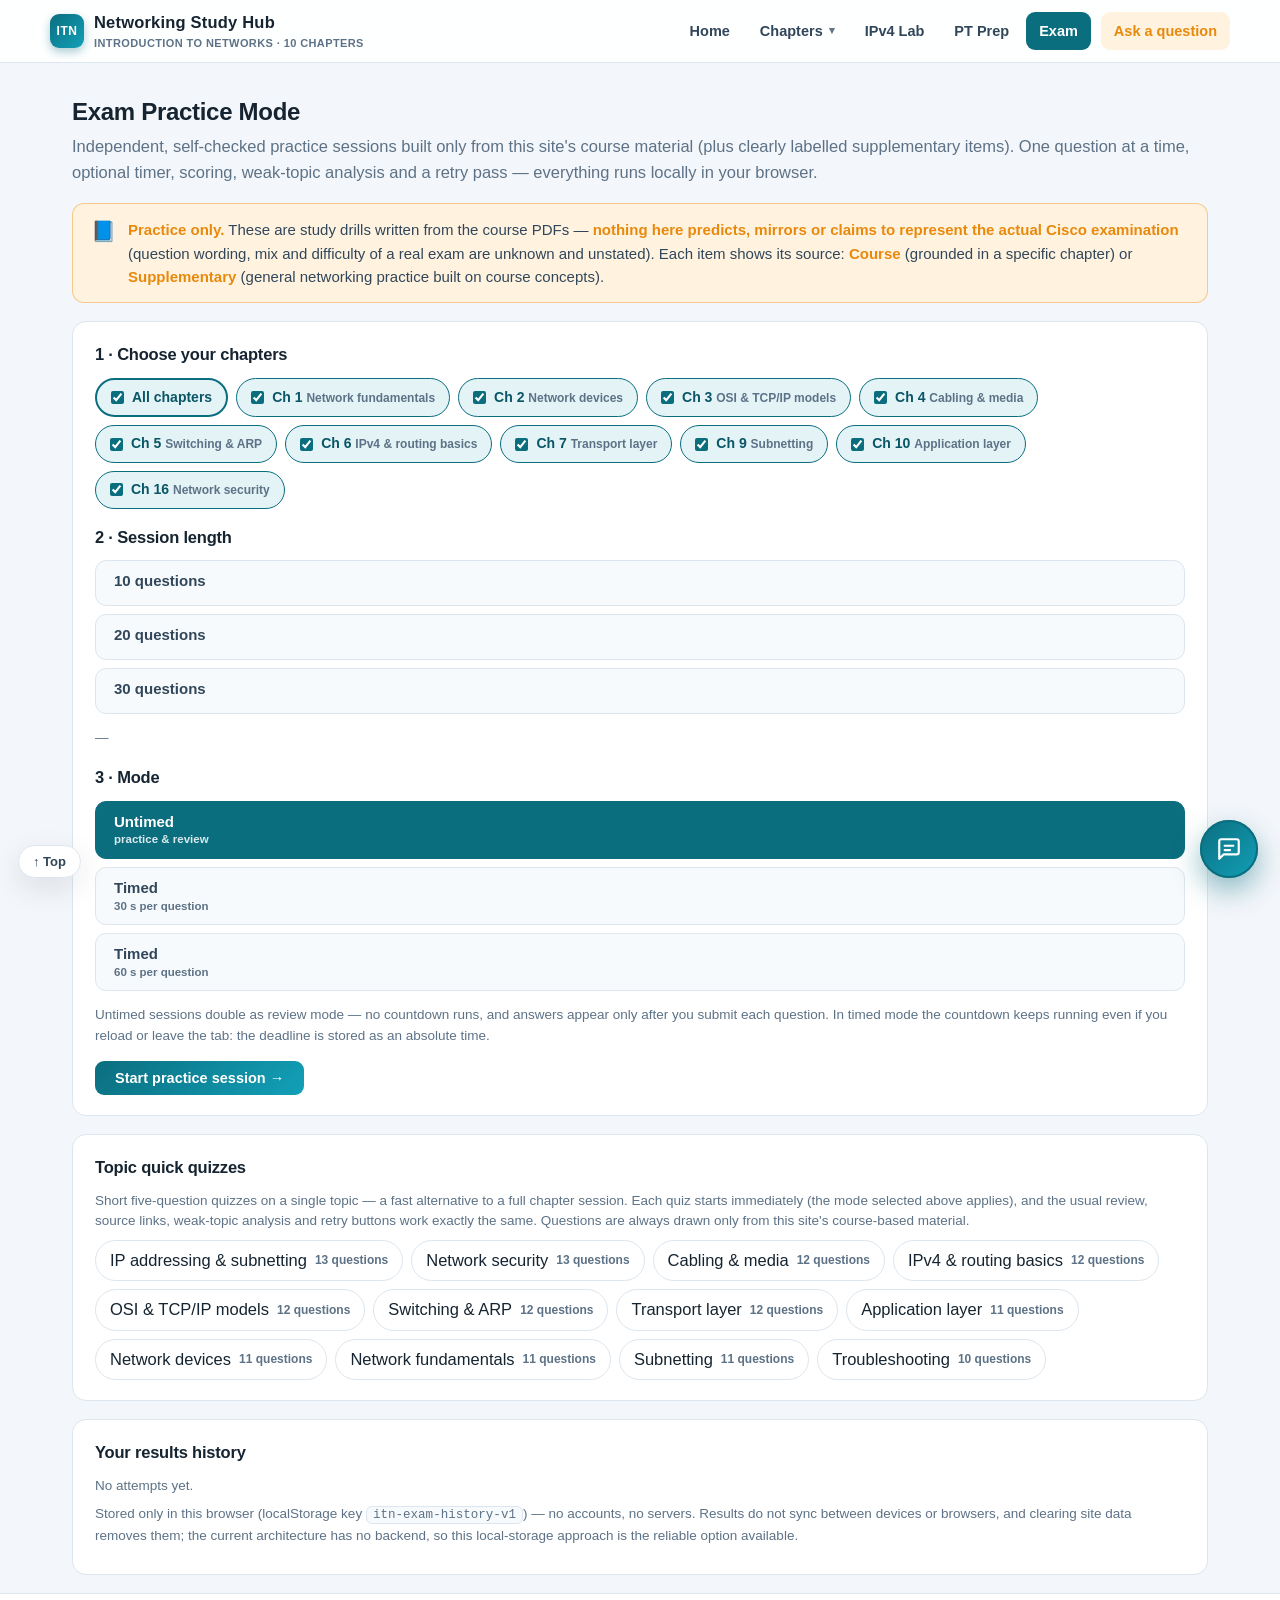
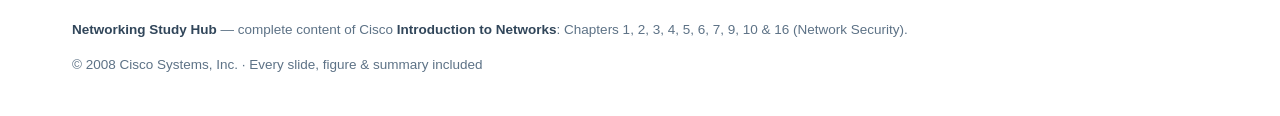
<file: itn-site/exam.html>
<!DOCTYPE html>
<html lang="en">
<head>
<meta charset="utf-8">
<meta name="viewport" content="width=device-width, initial-scale=1">
<title>Exam Practice Mode — ITN</title>
<meta name="description" content="Independent exam practice for Cisco Introduction to Networks — chapter-selectable timed or untimed sessions, scoring, weak-topic analysis and review, built from the course material.">
<style>
/* ============ ITN Chapters 5–7 Study Site ============ */
:root{
  --bg:#f3f6fa; --bg2:#e9eef5; --panel:#ffffff; --panel2:#f7fafc;
  --ink:#152430; --ink2:#31465a; --muted:#5d7286; --line:#dde6ee;
  --brand:#0b6e7f; --brand2:#0a5666; --brand-soft:#e3f3f6;
  --accent:#e8890c; --accent-soft:#fff3e0;
  --code-bg:#0e1b26; --code-ink:#d8ecf5;
  --mark:#ffdf7e; --shadow:0 10px 30px rgba(15,40,60,.10);
  --radius:14px; --maxw:1180px;
  --mono:"SFMono-Regular",Consolas,"Liberation Mono",Menlo,Courier,monospace;
}
@media (prefers-color-scheme: dark){
  :root{
    --bg:#0d151d; --bg2:#0a1118; --panel:#131f2a; --panel2:#17242f;
    --ink:#e4eef6; --ink2:#c2d4e2; --muted:#8fa6ba; --line:#243648;
    --brand:#2bb3c7; --brand2:#63d2e2; --brand-soft:#123540;
    --accent:#f5a742; --accent-soft:#3a2a12;
    --code-bg:#0a121a; --code-ink:#cfe8f5; --mark:#8a6d1d;
    --shadow:0 10px 30px rgba(0,0,0,.45);
  }
}
*{box-sizing:border-box}
html{scroll-behavior:smooth}
body{margin:0;font-family:-apple-system,BlinkMacSystemFont,"Segoe UI",Roboto,Helvetica,Arial,sans-serif;
  background:var(--bg);color:var(--ink);line-height:1.55;font-size:16.5px}
a{color:var(--brand);text-decoration:none}
a:hover{text-decoration:underline}
img{max-width:100%;height:auto}
mark{background:var(--mark);color:inherit;padding:0 .1em;border-radius:3px}
.wrap{max-width:var(--maxw);margin:0 auto;padding:0 22px}

/* ---------- Header / Nav ---------- */
.site-header{position:sticky;top:0;z-index:60;background:color-mix(in srgb,var(--panel) 92%,transparent);
  backdrop-filter:blur(8px);border-bottom:1px solid var(--line)}
.hdr{display:flex;align-items:center;gap:18px;min-height:62px;padding:6px 0;flex-wrap:wrap}
.brand{display:flex;align-items:center;gap:10px;font-weight:800;color:var(--ink);letter-spacing:.2px;white-space:nowrap}
.brand:hover{text-decoration:none}
.brand .logo{width:34px;height:34px;border-radius:9px;background:linear-gradient(135deg,var(--brand),#12a0b8);
  display:grid;place-items:center;color:#fff;font-size:12px;font-weight:800;letter-spacing:.5px;
  box-shadow:0 4px 10px rgba(11,110,127,.35)}
.brand small{display:block;font-weight:600;color:var(--muted);font-size:11px;letter-spacing:.4px;text-transform:uppercase}
nav.main{display:flex;gap:4px;margin-left:auto;flex-wrap:wrap}
nav.main a{padding:8px 13px;border-radius:9px;color:var(--ink2);font-weight:600;font-size:14.5px}
nav.main a:hover{background:var(--brand-soft);color:var(--brand2);text-decoration:none}
nav.main a[aria-current="page"]{background:var(--brand);color:#fff}
nav.main a.ask-nav{background:var(--accent-soft);color:var(--accent);margin-left:6px}
nav.main a.ask-nav:hover{background:var(--accent);color:#fff}
@media (max-width:1150px){ nav.main .nn{display:none} }

/* ---------- Chapters dropdown ---------- */
.navdrop{position:relative}
.navdrop summary{list-style:none;cursor:pointer;padding:8px 13px;border-radius:9px;font-weight:600;
  font-size:14.5px;color:var(--ink2);display:flex;align-items:center;gap:6px;white-space:nowrap}
.navdrop summary::-webkit-details-marker{display:none}
.navdrop summary::-moz-list-bullet{display:none}
.navdrop summary:hover{background:var(--brand-soft);color:var(--brand2)}
.navdrop[open] summary,.navdrop.has-cur summary{background:var(--brand-soft);color:var(--brand2)}
.navdrop.has-cur[open] summary{background:var(--brand);color:#fff}
.navdrop .caret{font-size:11px;opacity:.75}
.navdrop[open] .caret{transform:rotate(180deg);display:inline-block}
.navdrop .dd{position:absolute;right:0;top:calc(100% + 8px);background:var(--panel);
  border:1px solid var(--line);border-radius:14px;box-shadow:var(--shadow);padding:8px;
  min-width:330px;max-height:min(70vh,560px);overflow:auto;z-index:70}
.navdrop .dd a{display:block;padding:8px 12px;border-radius:8px;font-size:14px;color:var(--ink2);
  font-weight:600;white-space:nowrap}
.navdrop .dd a:hover{background:var(--brand-soft);color:var(--brand2);text-decoration:none}
.navdrop .dd a[aria-current="page"]{background:var(--brand);color:#fff}
.navdrop .dd a .dnn{color:var(--muted);font-weight:500}
.navdrop .dd a[aria-current="page"] .dnn{color:rgba(255,255,255,.85)}

/* ---------- Hero ---------- */
.hero{background:
   radial-gradient(1000px 420px at 85% -10%,rgba(18,160,184,.18),transparent 60%),
   radial-gradient(700px 380px at 5% 110%,rgba(232,137,12,.12),transparent 60%),
   linear-gradient(180deg,var(--panel) 0%,var(--bg) 100%);
  border-bottom:1px solid var(--line);padding:54px 0 46px}
.hero h1{font-size:clamp(28px,4vw,42px);line-height:1.15;margin:.2em 0 .35em;letter-spacing:-.5px}
.hero h1 .grad{background:linear-gradient(90deg,var(--brand),#12a0b8 60%,var(--accent));
  -webkit-background-clip:text;background-clip:text;color:transparent}
.hero p.lead{font-size:18px;color:var(--ink2);max-width:760px;margin:0 0 26px}
.eyebrow{display:inline-flex;gap:8px;align-items:center;font-size:12.5px;font-weight:800;letter-spacing:1.4px;
  text-transform:uppercase;color:var(--brand);background:var(--brand-soft);padding:6px 12px;border-radius:99px}

/* Ask box (hero + panel share styles) */
.ask-box{background:var(--panel);border:1px solid var(--line);border-radius:18px;box-shadow:var(--shadow);
  padding:16px;max-width:820px}
.ask-row{display:flex;gap:10px}
.ask-field{position:relative;flex:1;display:flex;min-width:0}
.ask-field input[type=text],.ask-field input:not([type]){flex:1;border:1.5px solid var(--line);border-radius:12px;
  padding:13px 38px 13px 16px;font-size:16px;background:var(--panel2);color:var(--ink);outline:none;min-width:0}
.ask-field input:focus{border-color:var(--brand);box-shadow:0 0 0 3px color-mix(in srgb,var(--brand) 22%,transparent)}
.ask-clear{position:absolute;right:8px;top:50%;transform:translateY(-50%);width:26px;height:26px;
  border:0;border-radius:50%;background:var(--line);color:var(--ink2);font-size:12px;cursor:pointer;line-height:1}
.ask-clear:hover{background:var(--brand);color:#fff}
.ask-row .ask-clear{right:6px}
.ask-row button[type=submit],.ask-row button:not(.ask-clear){border:0;border-radius:12px;
  background:linear-gradient(135deg,var(--brand),#12a0b8);color:#fff;
  font-weight:800;font-size:15.5px;padding:0 22px;cursor:pointer;white-space:nowrap}
.ask-row button:hover{filter:brightness(1.08)}
.ask-hint{font-size:13px;color:var(--muted);margin:10px 4px 0}
.chips{display:flex;flex-wrap:wrap;gap:8px;margin-top:12px}
.chip{border:1px solid var(--line);background:var(--panel2);color:var(--ink2);border-radius:99px;
  padding:7px 13px;font-size:13.5px;cursor:pointer;font-weight:600}
.chip:hover{border-color:var(--brand);color:var(--brand);background:var(--brand-soft)}
.hero-ask-results{margin-top:18px;max-width:820px}

/* ---------- Cards / grids ---------- */
.grid{display:grid;grid-template-columns:repeat(auto-fit,minmax(260px,1fr));gap:18px;margin:26px 0}
.card{background:var(--panel);border:1px solid var(--line);border-radius:var(--radius);padding:22px;
  box-shadow:0 4px 14px rgba(15,40,60,.05);transition:transform .15s ease,box-shadow .15s ease}
.card:hover{transform:translateY(-3px);box-shadow:var(--shadow)}
.card h3{margin:.1em 0 .4em;font-size:19px}
.card p{color:var(--ink2);font-size:15px;margin:.2em 0}
.card .num{display:inline-grid;place-items:center;width:42px;height:42px;border-radius:11px;font-weight:800;
  color:#fff;background:linear-gradient(135deg,var(--brand),#12a0b8);margin-bottom:10px;font-size:15px}
.card ul{margin:10px 0 0;padding-left:18px;color:var(--muted);font-size:14px}
.card ul li{margin:3px 0}
.card .go{display:inline-block;margin-top:14px;font-weight:700;font-size:14.5px}
.feature{display:flex;gap:14px;align-items:flex-start}
.feature .ic{flex:0 0 auto;width:40px;height:40px;border-radius:10px;background:var(--accent-soft);
  display:grid;place-items:center;color:var(--accent);font-weight:800}
.section-title{font-size:24px;margin:38px 0 4px;letter-spacing:-.3px}
.section-sub{color:var(--muted);margin:0 0 8px}

/* ---------- Chapter layout ---------- */
.chapter-layout{display:grid;grid-template-columns:250px minmax(0,1fr);gap:30px;
  max-width:var(--maxw);margin:0 auto;padding:28px 22px 80px}
.toc{position:sticky;top:78px;align-self:start;max-height:calc(100vh - 100px);overflow:auto;
  background:var(--panel);border:1px solid var(--line);border-radius:var(--radius);padding:16px 14px;box-shadow:0 4px 14px rgba(15,40,60,.05)}
.toc .toc-h{font-size:11.5px;letter-spacing:1.3px;text-transform:uppercase;color:var(--muted);font-weight:800;margin:2px 6px 10px}
.toc a{display:block;padding:7px 9px;border-radius:8px;color:var(--ink2);font-size:14px;font-weight:600;margin:1px 0}
.toc a:hover{background:var(--brand-soft);color:var(--brand2);text-decoration:none}
.toc a.active{background:var(--brand);color:#fff}
.toc .toc-slides{margin:2px 0 8px 10px;border-left:2px solid var(--line);padding-left:8px}
.toc .toc-slides a{font-weight:500;font-size:12.8px;padding:4px 7px;color:var(--muted)}
.toc .toc-slides a:hover{color:var(--brand2);background:var(--brand-soft)}
.toc-ask{margin-top:12px;border-top:1px dashed var(--line);padding-top:12px}
.toc-ask button{width:100%;border:0;border-radius:9px;background:var(--accent-soft);color:var(--accent);
  font-weight:800;padding:9px;cursor:pointer;font-size:13.5px}
.toc-ask button:hover{background:var(--accent);color:#fff}

.chapter-hero{background:linear-gradient(135deg,var(--brand2),var(--brand) 55%,#12a0b8);
  color:#fff;border-radius:18px;padding:30px 30px 26px;box-shadow:var(--shadow);position:relative;overflow:hidden}
.chapter-hero::after{content:"";position:absolute;right:-40px;top:-40px;width:220px;height:220px;border-radius:50%;
  background:rgba(255,255,255,.08)}
.chapter-hero::before{content:"";position:absolute;right:60px;bottom:-70px;width:160px;height:160px;border-radius:50%;
  background:rgba(255,255,255,.06)}
.chapter-hero .k{font-size:12px;letter-spacing:1.6px;text-transform:uppercase;opacity:.85;font-weight:800}
.chapter-hero h1{margin:.25em 0 .3em;font-size:clamp(26px,3.4vw,36px);letter-spacing:-.5px}
.chapter-hero p{margin:0;opacity:.92;max-width:640px;font-size:15.5px}
.chapter-hero .meta{display:flex;gap:14px;flex-wrap:wrap;margin-top:16px;font-size:13px;opacity:.9}
.chapter-hero .meta span{background:rgba(255,255,255,.14);padding:5px 11px;border-radius:99px;font-weight:700}

.toc-mobile{display:none;margin:18px 0 0;background:var(--panel);border:1px solid var(--line);border-radius:12px}
.toc-mobile summary{cursor:pointer;font-weight:700;padding:12px 16px;color:var(--ink2)}
.toc-mobile .toc{position:static;max-height:none;border:0;box-shadow:none;border-radius:0;border-top:1px solid var(--line)}

/* ---------- Section + slide cards ---------- */
.toc-content{min-width:0}
.sec{margin-top:34px;scroll-margin-top:84px}
.sec-h{display:flex;align-items:baseline;gap:12px;flex-wrap:wrap;margin:0 0 14px;
  padding-bottom:10px;border-bottom:2px solid var(--line)}
.sec-h h2{font-size:22px;margin:0;letter-spacing:-.3px}
.sec-h .cnt{font-size:12.5px;color:var(--muted);font-weight:700;background:var(--panel2);
  border:1px solid var(--line);padding:3px 10px;border-radius:99px}

.slide{scroll-margin-top:84px;background:var(--panel);border:1px solid var(--line);border-radius:var(--radius);
  margin-bottom:18px;box-shadow:0 4px 14px rgba(15,40,60,.05);overflow:hidden;position:relative}
.slide::before{content:"";position:absolute;left:0;top:0;bottom:0;width:5px;
  background:linear-gradient(180deg,var(--brand),#12a0b8)}
.slide-h{padding:18px 24px 0 26px}
.slide-k{font-size:11.5px;font-weight:800;letter-spacing:1.2px;text-transform:uppercase;color:var(--brand);margin-bottom:4px}
.slide-t{font-size:20px;margin:0 0 4px;letter-spacing:-.2px}
.slide-n{position:absolute;right:16px;top:14px;font-size:11.5px;font-weight:800;color:var(--muted);
  background:var(--panel2);border:1px solid var(--line);border-radius:99px;padding:3px 10px}
.slide-b{padding:6px 24px 16px 26px}
.slide-b p{margin:.55em 0;color:var(--ink2)}
.slide-b p.small{font-size:13.5px;color:var(--muted)}
.slide-b h4{margin:16px 0 6px;font-size:16.5px;color:var(--ink)}
.slide-b ul{margin:.5em 0;padding-left:6px;list-style:none}
.slide-b li{position:relative;padding-left:24px;margin:.42em 0;color:var(--ink2)}
.slide-b li::before{content:"";position:absolute;left:4px;top:.52em;width:8px;height:8px;border-radius:2px;
  background:var(--accent);transform:rotate(45deg)}
.slide-b li.lv1{margin-left:22px;font-size:.97em}
.slide-b li.lv1::before{background:var(--brand);border-radius:50%;transform:none;width:7px;height:7px}
.slide-b pre{background:var(--code-bg);color:var(--code-ink);border-radius:10px;padding:14px 16px;
  overflow-x:auto;font-size:13px;line-height:1.5;font-family:var(--mono);margin:.7em 0;
  border:1px solid #1d3142}
.figures{display:flex;flex-wrap:wrap;gap:12px;padding:4px 24px 8px 26px}
.figures figure{margin:0;flex:1 1 260px;max-width:100%;background:var(--panel2);border:1px solid var(--line);
  border-radius:10px;padding:10px;display:grid;place-items:center}
.figures img{display:block;border-radius:6px;background:#fff}
.slide-f{border-top:1px dashed var(--line);padding:8px 24px 10px 26px;font-size:11px;color:var(--muted);
  display:flex;gap:8px;flex-wrap:wrap;align-items:center}
details.raw{margin:0 24px 14px 26px}
details.raw summary{cursor:pointer;font-size:12.5px;color:var(--muted);font-weight:700;user-select:none}
details.raw summary:hover{color:var(--brand)}
details.raw pre{background:var(--panel2);border:1px dashed var(--line);border-radius:8px;padding:12px 14px;
  font-size:12px;white-space:pre-wrap;color:var(--ink2);font-family:var(--mono);line-height:1.5;max-height:340px;overflow:auto}

/* divider-style slides (section title slides from the deck) */
.slide.divider{background:linear-gradient(120deg,var(--panel) 0%,var(--brand-soft) 100%)}
.slide.divider::before{background:linear-gradient(180deg,var(--accent),var(--brand))}
.slide.divider .slide-t{font-size:24px}

/* ---------- Ask floating widget ---------- */
.ask-fab{position:fixed;right:22px;bottom:22px;z-index:90;width:58px;height:58px;border-radius:50%;border:0;
  cursor:pointer;background:linear-gradient(135deg,var(--brand),#12a0b8);color:#fff;
  box-shadow:0 12px 28px rgba(11,110,127,.45);display:grid;place-items:center;transition:transform .15s ease}
.ask-fab:hover{transform:scale(1.06)}
.ask-fab::after{content:"";position:absolute;inset:0;border-radius:50%;border:2px solid var(--brand);
  animation:pulse 2.4s ease-out infinite;pointer-events:none}
@keyframes pulse{0%{transform:scale(1);opacity:.7}70%{transform:scale(1.55);opacity:0}100%{opacity:0}}
.ask-panel{position:fixed;right:22px;bottom:92px;z-index:91;width:min(460px,calc(100vw - 34px));
  height:min(640px,calc(100vh - 130px));background:var(--panel);border:1px solid var(--line);
  border-radius:18px;box-shadow:0 24px 60px rgba(8,30,45,.35);display:flex;flex-direction:column;overflow:hidden;
  transform-origin:bottom right;animation:pop .18s ease}
@keyframes pop{from{transform:scale(.92) translateY(10px);opacity:0}to{transform:scale(1);opacity:0}}
.ask-panel[hidden]{display:none}
.ask-panel header{display:flex;align-items:center;gap:10px;padding:14px 16px;
  background:linear-gradient(135deg,var(--brand2),var(--brand));color:#fff}
.ask-panel header .t{font-weight:800;font-size:15.5px;flex:1}
.ask-panel header .t small{display:block;font-weight:500;font-size:11.5px;opacity:.85}
.ask-panel header button{background:rgba(255,255,255,.15);border:0;color:#fff;width:30px;height:30px;
  border-radius:8px;cursor:pointer;font-size:16px;line-height:1}
.ask-panel header button:hover{background:rgba(255,255,255,.3)}
.ask-results{flex:1;overflow-y:auto;padding:14px;background:var(--panel2)}
.ask-input{display:flex;gap:8px;padding:12px;background:var(--panel);border-top:1px solid var(--line)}
.ask-input .ask-field{position:relative;flex:1;display:flex;min-width:0}
.ask-input input{flex:1;border:1.5px solid var(--line);border-radius:11px;padding:11px 36px 11px 13px;font-size:15px;
  background:var(--panel2);color:var(--ink);outline:none;min-width:0}
.ask-input input:focus{border-color:var(--brand)}
.ask-input button[type=submit]{border:0;border-radius:11px;background:linear-gradient(135deg,var(--brand),#12a0b8);
  color:#fff;font-weight:800;padding:0 16px;cursor:pointer}

/* Ask result cards */
.ask-intro{font-size:13px;color:var(--muted);margin:2px 2px 10px}
.ask-intro b{color:var(--ink2)}
.ask-q{background:var(--brand-soft);border:1px solid color-mix(in srgb,var(--brand) 30%,transparent);
  color:var(--brand2);border-radius:12px;padding:10px 13px;font-size:14.5px;font-weight:700;margin-bottom:12px;
  display:flex;gap:8px;align-items:flex-start}
.ask-q .qi{flex:0 0 auto;font-weight:900}
.res-card{background:var(--panel);border:1px solid var(--line);border-radius:13px;padding:13px 14px;margin-bottom:11px;
  box-shadow:0 3px 10px rgba(15,40,60,.06);animation:rise .22s ease both}
@keyframes rise{from{opacity:0;transform:translateY(7px)}to{opacity:1;transform:none}}
.res-card.best{border-color:color-mix(in srgb,var(--brand) 55%,var(--line));
  box-shadow:0 4px 16px rgba(11,110,127,.18)}
.res-badge{display:inline-block;font-size:10.5px;font-weight:900;letter-spacing:.8px;text-transform:uppercase;
  background:var(--accent);color:#fff;border-radius:99px;padding:2px 9px;margin-bottom:7px}
.res-badge.rel{background:var(--brand);}
/* result badges: definition / example / CLI (system-added labels) */
.res-badge.tag{background:var(--panel2);color:var(--ink2);border:1px solid var(--line);margin-left:6px}
.res-badge.tag.def{background:var(--brand-soft);color:var(--brand2);border-color:transparent}
.res-badge.tag.ex{background:var(--accent-soft);color:var(--accent);border-color:transparent}
.res-badge.tag.cli{background:var(--line);color:var(--ink);border-color:transparent}
.res-src{font-size:11.5px;font-weight:800;color:var(--brand);letter-spacing:.4px;text-transform:uppercase;
  margin-bottom:6px}
.res-src a{color:var(--brand);text-decoration:none;border-bottom:1px dotted currentColor}
.res-src a:hover{color:var(--brand2)}
.res-fig{display:inline-block;font-size:10.5px;font-weight:700;letter-spacing:.3px;color:var(--muted);
  background:var(--panel2);border:1px solid var(--line);border-radius:99px;padding:2px 8px;margin-left:4px;
  text-transform:none}
.res-exact{display:inline-block;font-size:10px;font-weight:800;letter-spacing:.7px;text-transform:uppercase;
  color:var(--muted);background:var(--panel2);border:1px solid var(--line);border-radius:99px;
  padding:2px 8px;margin-left:6px;vertical-align:middle}
.ask-src-note{display:block;font-size:11.5px;color:var(--muted);margin-top:4px;font-weight:500}
.related{margin-top:12px;padding-top:10px;border-top:1px dashed var(--line)}
.rel-h{font-size:12.5px;font-weight:800;color:var(--ink2);margin-bottom:8px}
.rel-note{font-weight:600;color:var(--muted)}
.rel-chip{display:block;background:var(--panel);border:1px solid var(--line);border-radius:10px;
  padding:8px 11px;font-size:13px;color:var(--ink2);font-weight:600;margin:6px 0;text-decoration:none}
.rel-chip:hover{border-color:var(--brand);color:var(--brand2);text-decoration:none;background:var(--brand-soft)}
.res-src{font-size:11.5px;font-weight:800;color:var(--brand);letter-spacing:.4px;text-transform:uppercase;
  margin-bottom:6px}
.res-head{font-weight:800;font-size:14.5px;color:var(--ink);margin-bottom:5px}
.res-snippet{font-size:14.5px;color:var(--ink2);line-height:1.6}
.res-meta{display:flex;justify-content:space-between;align-items:center;gap:10px;margin-top:9px;flex-wrap:wrap}
.res-match{font-size:11.5px;color:var(--muted)}
.res-match em{font-style:normal;color:var(--accent);font-weight:800}
.res-link{font-size:13px;font-weight:800;white-space:nowrap}
.ask-empty{text-align:center;padding:10px 6px;color:var(--muted);font-size:14px}
.ask-empty .big{font-size:15.5px;color:var(--ink2);font-weight:700;margin:6px 0}
.ask-none{background:var(--panel);border:1px dashed var(--line);border-radius:13px;padding:16px;
  font-size:14.5px;color:var(--ink2);animation:rise .22s ease both}
.ask-none b{color:var(--ink)}
.ask-loading{display:flex;gap:10px;align-items:center;color:var(--muted);font-size:14px;padding:14px 6px}
.ask-loading .spin{width:18px;height:18px;border:3px solid var(--line);border-top-color:var(--brand);
  border-radius:50%;animation:spin .7s linear infinite}
@keyframes spin{to{transform:rotate(360deg)}}

/* ---------- Footer / misc ---------- */
.site-footer{border-top:1px solid var(--line);background:var(--panel);padding:26px 0 40px;color:var(--muted);font-size:13.5px}
.site-footer .wrap{display:flex;justify-content:space-between;gap:14px;flex-wrap:wrap}
.site-footer b{color:var(--ink2)}
.back-top{position:fixed;left:18px;bottom:22px;z-index:70;background:var(--panel);border:1px solid var(--line);
  color:var(--ink2);border-radius:99px;padding:8px 14px;font-size:13px;font-weight:700;box-shadow:var(--shadow)}
.back-top:hover{text-decoration:none;color:var(--brand)}

@media (max-width:980px){
  .chapter-layout{grid-template-columns:1fr;padding-top:18px}
  .toc{display:none}
  .toc-mobile{display:block}
  nav.main{gap:2px}
  nav.main a{padding:7px 9px;font-size:13.5px}
  .brand small{display:none}
}
@media (max-width:640px){
  body{font-size:16px}
  .hero{padding:34px 0 30px}
  .ask-row{flex-direction:column}
  .ask-row button{padding:12px}
  .slide-h{padding:16px 16px 0 20px}
  .slide-b,.figures{padding-left:20px;padding-right:16px}
  .slide-f{padding-left:20px}
  nav.main a.hide-sm{display:none}
  .ask-fab{right:14px;bottom:14px}
  .ask-panel{right:10px;bottom:82px}
}
@media print{
  .site-header,.ask-fab,.ask-panel,.back-top,.toc,.toc-mobile,.figures+details details{display:none!important}
  body{background:#fff}
  .slide{break-inside:avoid;box-shadow:none}
  details.raw{display:none}
}

/* ============ IPv4 Lab (lab.html) ============ */
.lab-badge{display:inline-block;font-size:12.5px;font-weight:800;letter-spacing:.3px;
  border-radius:99px;padding:6px 14px;margin:4px 0 6px}
.badge-ok{background:var(--brand-soft);color:var(--brand2);border:1px solid transparent}
.badge-bad{background:#fde8e8;color:#b42318;border:1px solid transparent}
@media (prefers-color-scheme: dark){ .badge-bad{background:#3a1414;color:#ff9b94} }
.lab-sec{margin-top:26px}
.lab-sec > h2{font-size:21px;margin:0 0 4px;letter-spacing:-.2px}
.lab-sec > p.lede{color:var(--muted);font-size:14.5px;margin:0 0 14px}
.panel{background:var(--panel);border:1px solid var(--line);border-radius:var(--radius);padding:22px}
.panel + .panel{margin-top:16px}

/* calculator */
.cal-row{display:flex;gap:10px;flex-wrap:wrap;align-items:flex-end}
.cal-field{flex:1 1 220px;min-width:0;display:flex;flex-direction:column;gap:6px}
.cal-field label{font-size:13px;font-weight:700;color:var(--ink2)}
.cal-field input{border:1.5px solid var(--line);border-radius:12px;padding:12px 14px;font-size:16px;
  background:var(--panel2);color:var(--ink);outline:none;font-family:var(--mono)}
.cal-field input:focus{border-color:var(--brand)}
.btn{border:0;border-radius:12px;background:linear-gradient(135deg,var(--brand),#12a0b8);color:#fff;
  font-weight:800;font-size:15.5px;padding:12px 22px;cursor:pointer;white-space:nowrap}
.btn:hover{filter:brightness(1.08)}
.btn.ghost{background:var(--accent-soft);color:var(--accent)}
.btn.small{padding:9px 16px;font-size:14px}
.cal-err{background:#fde8e8;color:#b42318;border-radius:10px;padding:10px 14px;font-size:14.5px;margin-top:12px;font-weight:600}
@media (prefers-color-scheme: dark){ .cal-err{background:#3a1414;color:#ff9b94} }
.cal-table-wrap{overflow-x:auto;margin-top:16px}
table.cal-table{width:100%;border-collapse:collapse;font-size:15px}
table.cal-table th,table.cal-table td{padding:9px 12px;border-bottom:1px solid var(--line);text-align:left}
table.cal-table th{color:var(--muted);font-weight:700;font-size:13px;width:38%;white-space:nowrap}
table.cal-table td{font-variant-numeric:tabular-nums}
table.cal-table code{font-family:var(--mono);font-size:14.5px;background:var(--panel2);padding:2px 7px;border-radius:7px;border:1px solid var(--line)}
.tag{display:inline-block;font-size:11.5px;font-weight:900;letter-spacing:.6px;text-transform:uppercase;
  border-radius:99px;padding:3px 11px}
.tag-priv{background:var(--brand-soft);color:var(--brand2)}
.tag-pub{background:var(--accent-soft);color:var(--accent)}
.note{font-size:13.5px;color:var(--muted);margin:8px 0 0}
.cal-extras details{margin-top:12px;border:1px solid var(--line);border-radius:11px;padding:9px 14px;background:var(--panel2)}
.cal-extras summary{cursor:pointer;font-weight:700;font-size:14px;color:var(--ink2)}
.cal-extras details p{margin:9px 0 4px;font-family:var(--mono);font-size:13.5px;overflow-x:auto;white-space:nowrap}
.steps-title{font-size:14px;font-weight:900;letter-spacing:.6px;text-transform:uppercase;color:var(--accent);margin:16px 0 6px}
ol.steps{margin:6px 0 0;padding-left:22px}
ol.steps li{margin:8px 0;color:var(--ink2);font-size:15px}
ol.steps code, p code{font-family:var(--mono);font-size:.93em;background:var(--panel2);border:1px solid var(--line);
  padding:1px 6px;border-radius:6px}
ol.steps b{color:var(--ink)}

/* quiz setup */
.qs-setup-grid{display:grid;grid-template-columns:repeat(auto-fit,minmax(160px,1fr));gap:14px;margin-top:6px}
.qs-setup-grid label{font-size:13px;font-weight:700;color:var(--ink2);display:flex;flex-direction:column;gap:6px}
.qs-setup-grid select{border:1.5px solid var(--line);border-radius:11px;padding:10px 12px;font-size:15px;
  background:var(--panel2);color:var(--ink)}
.qs-types{display:flex;flex-wrap:wrap;gap:8px;margin-top:12px}
.qs-types label{border:1px solid var(--line);background:var(--panel2);color:var(--ink2);border-radius:99px;
  padding:7px 13px;font-size:13.5px;font-weight:600;cursor:pointer;display:flex;align-items:center;gap:7px;user-select:none}
.qs-types label:has(input:checked){background:var(--brand-soft);border-color:var(--brand);color:var(--brand2)}
.qs-types input{accent-color:var(--brand);margin:0}
.qs-msg{background:var(--accent-soft);color:var(--accent);font-weight:700;font-size:14px;border-radius:10px;
  padding:9px 13px;margin-top:12px}
.qs-actions{margin-top:16px;display:flex;gap:10px;flex-wrap:wrap;align-items:center}

/* quiz stage */
.qs-stage-top{display:flex;gap:9px;flex-wrap:wrap;align-items:center;margin-bottom:12px}
.qs-pill{font-size:12px;font-weight:900;letter-spacing:.5px;text-transform:uppercase;border-radius:99px;
  padding:4px 11px;background:var(--brand-soft);color:var(--brand2)}
.qs-pill.level-easy{background:var(--brand-soft);color:var(--brand2)}
.qs-pill.level-medium{background:var(--accent-soft);color:var(--accent)}
.qs-pill.level-hard{background:#fde8e8;color:#b42318}
@media (prefers-color-scheme: dark){ .qs-pill.level-hard{background:#3a1414;color:#ff9b94} }
.qs-progress{margin-left:auto;font-size:13.5px;font-weight:700;color:var(--muted)}
.q-prompt{background:var(--panel2);border:1px solid var(--line);border-radius:12px;padding:16px 18px;font-size:16.5px}
.q-prompt p{margin:0}
.q-answer-row{display:flex;gap:10px;margin-top:14px;flex-wrap:wrap}
.q-answer-row input{flex:1 1 260px;min-width:0;border:1.5px solid var(--line);border-radius:12px;padding:13px 15px;
  font-size:16.5px;background:var(--panel2);color:var(--ink);outline:none;font-family:var(--mono)}
.q-answer-row input:focus{border-color:var(--brand)}
.fb-ok,.fb-bad{border-radius:12px;padding:12px 16px;font-size:15.5px;margin-top:14px;font-weight:600}
.fb-ok{background:var(--brand-soft);color:var(--brand2)}
.fb-bad{background:#fde8e8;color:#b42318}
@media (prefers-color-scheme: dark){ .fb-bad{background:#3a1414;color:#ff9b94} }
.solution-box{margin-top:16px;border:1.5px dashed var(--accent);border-radius:13px;padding:6px 20px 16px;
  background:var(--accent-soft)}
.solution-box .steps-title{margin-top:12px}
.solution-box ol.steps li{color:var(--ink2)}
.q-stats{font-size:14.5px;color:var(--ink2);background:var(--panel2);border:1px solid var(--line);
  border-radius:12px;padding:11px 16px;margin-top:16px}
.q-stats b{color:var(--brand2)}
.q-next-wrap{margin-top:15px;display:flex;gap:10px;flex-wrap:wrap}
.lab-foot-note{font-size:13.5px;color:var(--muted);margin-top:26px;border-top:1px solid var(--line);padding-top:14px}

@media (max-width:640px){
  .panel{padding:16px}
  table.cal-table th{width:auto}
  .qs-progress{margin-left:0;width:100%}
}

/* [hidden] must win over component display rules (e.g. .q-answer-row{display:flex}) */
[hidden]{display:none!important}

/* ============ Chapter revision kit ============ */
.rev{margin-top:20px;background:var(--panel);border:1px solid var(--line);border-radius:var(--radius);overflow:hidden}
.rev-h{padding:20px 24px 16px;background:linear-gradient(135deg,var(--brand-soft),transparent 70%);border-bottom:1px solid var(--line)}
.rev-h h2{margin:0 0 6px;font-size:23px;letter-spacing:-.3px}
.rev-h .rev-lede{margin:0;font-size:14.5px;color:var(--ink2)}
.rev-legend{display:flex;gap:8px;flex-wrap:wrap;margin-top:12px;align-items:center}
.rev-legend .lg{font-size:12.5px;color:var(--muted);display:flex;align-items:center;gap:6px}
.rev-tag{display:inline-block;font-size:10px;font-weight:900;letter-spacing:.7px;text-transform:uppercase;
  border-radius:99px;padding:2.5px 9px;white-space:nowrap}
.rev-tag.src{background:var(--brand-soft);color:var(--brand2)}
.rev-tag.sup{background:var(--accent-soft);color:var(--accent)}
.rev-tag.prac{background:var(--line);color:var(--ink)}
.rev-sec{border-top:1px solid var(--line);padding:18px 24px}
.rev-sec h3{margin:0 0 10px;font-size:18px;display:flex;gap:10px;align-items:center;flex-wrap:wrap;letter-spacing:-.2px}
.rev-sec h3 .n{display:inline-grid;place-items:center;min-width:26px;height:26px;padding:0 5px;border-radius:8px;
  background:var(--brand);color:#fff;font-size:13.5px;font-weight:800}
.rev-sec h4{margin:14px 0 6px;font-size:15.5px;color:var(--ink)}
.rev-sec p{margin:.5em 0;font-size:15px;color:var(--ink2)}
.rev-sec ul{margin:.45em 0;padding-left:20px}
.rev-sec li{margin:5px 0;font-size:15px;color:var(--ink2)}
.rev-sec li b,.rev-sec p b{color:var(--ink)}
.rev-gap{background:var(--accent-soft);color:var(--accent);border-radius:10px;padding:9px 14px;
  font-size:14px;font-weight:650;margin:.7em 0}
.rev-link{display:inline-block;font-size:12px;font-weight:700;background:var(--panel2);border:1px solid var(--line);
  border-radius:99px;padding:1px 9px;text-decoration:none;color:var(--brand2);white-space:nowrap;vertical-align:1px}
a.rev-link:hover{background:var(--brand-soft);text-decoration:none}
.rev-note{font-size:13.5px;color:var(--muted);margin:.6em 0 0}
.rev-cards{display:grid;gap:10px}
.rev-card{background:var(--panel2);border:1px solid var(--line);border-radius:11px;padding:12px 16px}
.rev-card h4{margin:0 0 5px;font-size:15.5px}
.rev-card p{margin:.3em 0;font-size:14.5px}
.def-list{display:grid;gap:9px}
.def-item{background:var(--panel2);border:1px solid var(--line);border-radius:11px;padding:11px 15px}
.def-item .term{font-weight:800;color:var(--ink);font-size:15.5px}
.def-item .abbr{color:var(--muted);font-weight:700;font-size:13px;margin-left:7px}
.def-item p{margin:.3em 0 0;font-size:14.5px}
.cmp-wrap{overflow-x:auto;margin-top:8px}
table.cmp{width:100%;border-collapse:collapse;font-size:14.5px}
table.cmp th,table.cmp td{border:1px solid var(--line);padding:8px 12px;text-align:left;vertical-align:top}
table.cmp thead th{background:var(--brand-soft);color:var(--brand2);font-size:13.5px;letter-spacing:.2px}
table.cmp td:first-child{font-weight:700;color:var(--ink);background:var(--panel2)}
table.cmp tr td{color:var(--ink2)}
.kc-intro{background:var(--panel2);border:1px dashed var(--line);border-radius:11px;padding:10px 15px;
  font-size:14px;color:var(--muted);margin-bottom:12px}
.kc-item{border:1px solid var(--line);border-radius:12px;background:var(--panel2);padding:13px 16px;margin:10px 0}
.kc-q{margin:0 0 8px;font-weight:650;font-size:15.5px;color:var(--ink)}
.kc-type{display:inline-block;font-size:10px;font-weight:900;letter-spacing:.7px;text-transform:uppercase;
  background:var(--accent);color:#fff;border-radius:99px;padding:2.5px 9px;margin-right:8px;vertical-align:2px}
.kc-opts{margin:4px 0 10px;padding-left:24px;font-size:15px}
.kc-opts li{margin:4px 0;color:var(--ink2)}
details.kc-ans{border-top:1px dashed var(--line);padding-top:9px}
details.kc-ans summary{cursor:pointer;font-weight:800;font-size:14px;color:var(--brand2);list-style:none}
details.kc-ans summary::-webkit-details-marker{display:none}
details.kc-ans summary::before{content:"▸ ";font-size:12px}
details.kc-ans[open] summary::before{content:"▾ "}
.kc-a{font-size:15px !important;margin:8px 0 4px !important;color:var(--ink) !important}
.kc-why{font-size:14.5px !important;margin:4px 0 0 !important;background:var(--brand-soft);border-radius:9px;
  padding:8px 13px;color:var(--ink2) !important}
.rev-toc-flag{color:var(--accent) !important;font-weight:700}
@media (max-width:640px){
  .rev-h{padding:16px 16px 13px}
  .rev-sec{padding:15px 16px}
  .rev-sec h3{font-size:16.5px}
  table.cmp{font-size:13.5px}
  table.cmp th,table.cmp td{padding:7px 9px}
}

/* ============ Packet Tracer Prep (ptlab.html) ============ */
.pt-alert{display:flex;gap:12px;align-items:flex-start;background:var(--accent-soft);
  border:1px solid color-mix(in srgb,var(--accent) 40%,transparent);border-radius:12px;
  padding:14px 18px;margin:18px 0;font-size:15px;color:var(--ink2)}
.pt-alert b{color:var(--accent)}
.pt-alert .ic{font-size:20px;line-height:1.3}
.pt-legend{display:flex;flex-wrap:wrap;gap:8px;margin:10px 0 4px}
.pt-tag{display:inline-block;font-size:11px;font-weight:900;letter-spacing:.6px;
  text-transform:uppercase;border-radius:99px;padding:4px 11px;background:var(--brand-soft);
  color:var(--brand2);border:1px solid transparent}
.pt-tag.as{background:var(--accent-soft);color:var(--accent)}
.pt-tag.pt{background:#efe7fd;color:#6b3fa0;border:1px solid transparent}
@media (prefers-color-scheme: dark){ .pt-tag.pt{background:#2a1f3d;color:#c3a6ef} }
.pt-lab{background:var(--panel);border:1px solid var(--line);border-radius:var(--radius);
  margin:26px 0;overflow:hidden}
.pt-lab-hd{display:flex;flex-wrap:wrap;gap:14px;align-items:center;justify-content:space-between;
  padding:18px 22px;background:linear-gradient(135deg,var(--brand-soft),transparent 75%);
  border-bottom:1px solid var(--line)}
.pt-lab-hd h2{margin:0;font-size:22px;letter-spacing:-.3px;display:flex;align-items:center;gap:11px}
.pt-n{display:inline-grid;place-items:center;min-width:34px;height:34px;padding:0 6px;
  border-radius:9px;background:linear-gradient(135deg,var(--brand),#12a0b8);color:#fff;
  font-size:13.5px;font-weight:900;letter-spacing:.4px}
.pt-lab-progress{display:flex;align-items:center;gap:10px;font-size:13px;color:var(--muted);
  font-weight:700;min-width:240px}
.pt-sec{padding:18px 22px;border-top:1px solid var(--line)}
.pt-sec:first-of-type{border-top:0}
.pt-sec > h3{margin:0 0 10px;font-size:16.5px;letter-spacing:-.2px;display:flex;gap:10px;
  align-items:center;flex-wrap:wrap}
.pt-sec > h3 .n{display:inline-grid;place-items:center;min-width:24px;height:24px;border-radius:7px;
  background:var(--brand);color:#fff;font-size:12.5px;font-weight:900}
.pt-sec p{margin:.5em 0}
.pt-sec ul,.pt-sec ol{margin:.5em 0;padding-left:1.3em}
.pt-sec li{margin:.32em 0}
.pt pre{background:var(--code-bg);color:var(--code-ink);border-radius:10px;padding:13px 15px;
  overflow-x:auto;font-family:var(--mono);font-size:13px;line-height:1.55;margin:.7em 0}
.pt code{font-family:var(--mono);font-size:.92em;background:var(--panel2);border:1px solid var(--line);
  border-radius:5px;padding:1px 6px;color:var(--brand2)}
.pt pre code{background:none;border:0;padding:0;color:inherit;font-size:1em}
.pt-tbl{overflow-x:auto;margin:.7em 0}
.pt-assume{background:var(--accent-soft);border-left:4px solid var(--accent);border-radius:8px;
  padding:10px 14px;margin:.8em 0;font-size:14px;color:var(--ink2)}
.pt-assume b{color:var(--accent);letter-spacing:.3px;font-size:12.5px;text-transform:uppercase}
.pt-topo{background:var(--panel2);border:1px solid var(--line);border-radius:12px;
  padding:14px 14px 8px;overflow-x:auto;margin:.8em 0}
.pt-topo svg{display:block;min-width:640px;width:100%;height:auto;margin:0 auto}
.pt-topo .cap{font-size:13px;color:var(--muted);text-align:center;margin:6px 0 2px}
.pt-steps{counter-reset:pts;list-style:none;padding-left:0!important;margin:.6em 0}
.pt-steps > li{counter-increment:pts;position:relative;padding-left:40px;margin:.65em 0}
.pt-steps > li::before{content:counter(pts);position:absolute;left:0;top:1px;width:25px;height:25px;
  border-radius:50%;background:var(--brand-soft);color:var(--brand2);font-size:13px;font-weight:900;
  display:grid;place-items:center}
.pt-steps > li > b:first-child{color:var(--ink)}
.pt-ck-head{display:flex;align-items:center;justify-content:space-between;gap:14px;flex-wrap:wrap;
  margin:.4em 0 .8em}
.pt-bar{flex:1;min-width:180px;height:10px;border-radius:99px;background:var(--bg2);
  border:1px solid var(--line);overflow:hidden}
.pt-bar i{display:block;height:100%;width:0;border-radius:99px;
  background:linear-gradient(90deg,var(--brand),#12a0b8);transition:width .25s}
.pt-reset{border:1px solid var(--line);background:var(--panel2);color:var(--muted);border-radius:8px;
  font-size:12.5px;font-weight:700;padding:5px 11px;cursor:pointer}
.pt-reset:hover{color:var(--brand2);border-color:var(--brand)}
.pt-check{list-style:none;padding-left:0!important;margin:.4em 0}
.pt-check li{margin:.3em 0}
.pt-check label{display:flex;gap:11px;align-items:flex-start;padding:9px 13px;border:1px solid var(--line);
  border-radius:10px;background:var(--panel2);cursor:pointer;font-size:14.5px;color:var(--ink2)}
.pt-check label:hover{border-color:var(--brand)}
.pt-check input{margin:3px 0 0;accent-color:var(--brand);width:16px;height:16px;flex:none}
.pt-check label.pt-done{opacity:.66}
.pt-check label.pt-done span{text-decoration:line-through}
.pt-assump-list li{margin:.4em 0}
/* self-assessment quiz (ptlab) */
.ptq{margin:.6em 0 0}
.ptq-item{border:1px solid var(--line);border-radius:12px;background:var(--panel2);
  padding:13px 16px;margin:10px 0}
.ptq-q{margin:0 0 8px;font-weight:650;font-size:15px}
.ptq-type{display:inline-block;font-size:10px;font-weight:900;letter-spacing:.7px;text-transform:uppercase;
  background:var(--brand-soft);color:var(--brand2);border-radius:99px;padding:3px 9px;margin-left:8px;
  vertical-align:1px}
.ptq-opt{display:flex;gap:10px;align-items:flex-start;padding:7px 11px;border-radius:8px;
  border:1px solid transparent;margin:5px 0;font-size:14.5px;color:var(--ink2);cursor:pointer}
.ptq-opt:hover{background:var(--brand-soft)}
.ptq-opt input{margin:3px 0 0;accent-color:var(--brand);flex:none}
.ptq-item .ptq-opt.ptq-opt-ok{background:color-mix(in srgb,#22a06b 14%,transparent);
  border-color:color-mix(in srgb,#22a06b 45%,transparent);color:var(--ink);font-weight:650}
.ptq-item .ptq-opt.ptq-opt-bad{background:color-mix(in srgb,#d64545 13%,transparent);
  border-color:color-mix(in srgb,#d64545 45%,transparent);color:var(--ink)}
.ptq-why{display:none;margin:8px 0 0;padding:9px 12px;border-radius:8px;background:var(--brand-soft);
  font-size:14px;color:var(--ink2);border-left:3px solid var(--brand)}
.ptq-item.ptq-graded .ptq-why{display:block}
.ptq-why b{color:var(--brand2)}
.pt-btn{border:0;border-radius:9px;padding:9px 20px;font-size:14.5px;font-weight:800;cursor:pointer;
  color:#fff;background:linear-gradient(135deg,var(--brand),#12a0b8)}
.pt-btn:hover{filter:brightness(1.06)}
.pt-btn.ghost{background:var(--panel2);color:var(--muted);border:1px solid var(--line)}
.ptq-score{display:inline-block;margin:0 0 0 12px;font-size:14px;font-weight:900;color:var(--brand2)}
.ptq-score.ptq-perfect{color:#1f8f5f}
.pt-tools{display:flex;gap:10px;align-items:center;flex-wrap:wrap;margin-top:8px}
@media (max-width:700px){
  .pt-sec{padding:15px 15px}
  .pt-lab-hd{padding:15px 15px}
  .pt-lab-progress{min-width:0;width:100%}
  .pt-topo svg{min-width:560px}
}

/* ============ Exam Practice Mode (exam.html) ============ */
.ex-card{background:var(--panel);border:1px solid var(--line);border-radius:var(--radius);
  padding:20px 22px;margin:18px 0}
.ex-card h2{font-size:16.5px;margin:16px 0 10px;letter-spacing:-.2px}
.ex-card h2:first-child{margin-top:0}
.ex-chips{display:flex;flex-wrap:wrap;gap:8px}
.ex-chip{display:inline-flex;align-items:center;gap:8px;border:1px solid var(--line);
  background:var(--panel2);border-radius:99px;padding:7px 14px;cursor:pointer;
  font-size:14px;font-weight:650;color:var(--ink2);user-select:none}
.ex-chip small{font-weight:600;color:var(--muted);font-size:12px}
.ex-chip input{accent-color:var(--brand);margin:0}
.ex-chip:has(input:checked){background:var(--brand-soft);border-color:var(--brand);color:var(--brand2)}
.ex-chip.ex-all{border-width:2px;font-weight:800}
.ex-chip.is-weak{background:var(--accent-soft);border-color:var(--accent);color:var(--accent);
  font-weight:800;border-radius:10px}
.ex-opts{display:flex;flex-wrap:wrap;gap:9px}
button.ex-opt{border:1.5px solid var(--line);background:var(--panel2);color:var(--ink2);
  border-radius:11px;padding:11px 18px;font-size:15px;font-weight:750;cursor:pointer;
  display:inline-flex;flex-direction:column;gap:1px;line-height:1.25;min-height:46px}
button.ex-opt small{font-size:11.5px;font-weight:650;color:var(--muted)}
button.ex-opt:hover:not(:disabled){border-color:var(--brand);color:var(--brand2)}
button.ex-opt.is-on{background:var(--brand);border-color:var(--brand);color:#fff}
button.ex-opt.is-on small{color:rgba(255,255,255,.85)}
button.ex-opt.is-off{opacity:.42;cursor:not-allowed;text-decoration:line-through}
.ex-note{font-size:13.5px;color:var(--muted);margin:.55em 0}
.ex-topbar{display:flex;flex-wrap:wrap;gap:9px;align-items:center;margin:22px 0 8px}
.ex-progress{font-weight:900;font-size:14.5px;background:var(--brand);color:#fff;
  border-radius:9px;padding:6px 13px;letter-spacing:.3px}
.ex-tag{display:inline-block;font-size:11.5px;font-weight:800;letter-spacing:.4px;
  background:var(--brand-soft);color:var(--brand2);border-radius:99px;padding:5px 12px}
.ex-tag.ex-src{background:var(--panel2);border:1px solid var(--line);color:var(--muted)}
.ex-tag.ex-supp,.ex-src-inline{background:var(--accent-soft);color:var(--accent)}
.ex-timer{margin-left:auto;font-family:var(--mono);font-weight:800;font-size:14.5px;
  background:var(--panel2);border:1px solid var(--line);border-radius:9px;padding:6px 13px;
  color:var(--ink2)}
.ex-bar{height:9px;border-radius:99px;background:var(--bg2);border:1px solid var(--line);
  overflow:hidden;margin:0 0 14px}
.ex-bar i{display:block;height:100%;width:0;border-radius:99px;
  background:linear-gradient(90deg,var(--brand),#12a0b8);transition:width .25s}
.ex-q{font-size:16.5px;font-weight:650;line-height:1.5;margin:2px 0 13px;color:var(--ink)}
.ex-opts{display:flex;flex-direction:column;gap:8px;margin:0 0 14px}
label.ex-choice{display:flex;gap:11px;align-items:flex-start;border:1.5px solid var(--line);
  background:var(--panel2);border-radius:11px;padding:11px 15px;cursor:pointer;
  font-size:15px;color:var(--ink2);transition:border-color .12s,background .12s}
label.ex-choice:hover{border-color:var(--brand);background:var(--brand-soft)}
label.ex-choice:has(input:checked){border-color:var(--brand);background:var(--brand-soft);
  color:var(--ink);font-weight:650}
label.ex-choice input{margin:4px 0 0;accent-color:var(--brand);flex:none}
label.ex-choice:has(input:disabled){opacity:.8;cursor:default}
.ex-short{margin:0 0 14px}
.ex-short input{width:100%;max-width:520px;padding:12px 15px;border:1.5px solid var(--line);
  border-radius:11px;font-size:16px;font-family:inherit;background:var(--panel2);
  color:var(--ink);outline:none}
.ex-short input:focus{border-color:var(--brand);box-shadow:0 0 0 3px color-mix(in srgb,var(--brand) 20%,transparent)}
.ex-fb{border-top:1px dashed var(--line);margin-top:14px;padding-top:13px}
.ex-verdict{font-size:16px;font-weight:900;margin:0 0 7px}
.ex-verdict.ex-ok{color:#1f8f5f}
.ex-verdict.ex-bad{color:#c0392b}
.ex-correct{margin:.3em 0;font-size:14.5px;color:var(--ink);font-weight:650}
.ex-why{margin:.5em 0 0;font-size:14px;color:var(--ink2);background:var(--brand-soft);
  border-left:3px solid var(--brand);border-radius:8px;padding:9px 13px}
.ex-src-inline{display:inline-block;font-size:11px;font-weight:800;border-radius:99px;
  padding:3px 9px;margin-left:6px;letter-spacing:.3px;white-space:nowrap}
.ex-scorecard{text-align:center;background:linear-gradient(160deg,var(--brand-soft),transparent 70%)}
.ex-score{font-size:44px;font-weight:900;letter-spacing:-1px;color:var(--ink);margin-top:6px}
.ex-pct{font-size:26px;font-weight:900;color:var(--brand2);margin:-4px 0 6px}
.ex-scorecard .pt-tools{justify-content:center}
.ex-rev{border:1px solid var(--line);border-radius:12px;padding:13px 16px;margin:11px 0;
  background:var(--panel2)}
.ex-rev.is-ok{border-left:4px solid #22a06b}
.ex-rev.is-bad{border-left:4px solid #d64545}
.ex-rev-h{display:flex;flex-wrap:wrap;gap:8px;align-items:center;margin-bottom:7px}
.ex-mark{font-weight:900;font-size:15px}
.ex-rev.is-ok .ex-mark{color:#1f8f5f}
.ex-rev.is-bad .ex-mark{color:#c0392b}
.ex-rev-q{font-weight:650;font-size:15px;margin:.2em 0 .5em;color:var(--ink)}
.ex-rev-y{font-size:14px;margin:.2em 0;font-weight:650}
.ex-rev-y.ex-oktext{color:#1f8f5f}
.ex-rev-y.ex-badtext{color:#c0392b}
.ex-rev-c{font-size:14px;margin:.2em 0;color:var(--ink2);font-weight:650}
.ex-rev .ex-why.is-open{display:block;margin-top:.5em}
@media (max-width:700px){
  .ex-card{padding:15px 15px}
  .ex-topbar{gap:6px}
  .ex-timer{margin-left:0}
  .ex-score{font-size:36px}
  button.ex-opt{width:100%}
  .ex-chip{font-size:13px}
}

/* ---- question search: confidence + why-relevant notes ---- */
.ask-lowconf{background:var(--accent-soft);border:1px solid var(--accent);border-radius:13px;
  padding:13px 15px;margin:10px 0 4px;font-size:14.5px;line-height:1.5;color:var(--ink2)}
.ask-lowconf b{color:var(--ink)}
.ask-dym{font-size:12.5px;color:var(--muted);margin:8px 0 2px;font-weight:600}
.res-why{font-size:12.8px;line-height:1.5;color:var(--ink2);background:var(--panel2);
  border:1px solid var(--line);border-radius:9px;padding:7px 10px;margin-top:8px}
.res-why b{color:var(--ink)}
.res-sys{color:var(--muted);font-weight:500}
@media (max-width:640px){
  .ask-lowconf{font-size:13.5px;padding:11px 12px}
  .res-why{font-size:12.2px}
}

/* ---------- IOS command practice (ptlab.html) ---------- */
.ios-top{display:flex;justify-content:space-between;align-items:center;gap:10px;margin-bottom:10px;flex-wrap:wrap}
.ios-progress{font-size:13.5px;font-weight:700;color:var(--muted)}
.ios-kind{display:inline-block;font-size:11.5px;font-weight:900;letter-spacing:.5px;
  text-transform:uppercase;border-radius:99px;padding:3px 10px;border:1px solid var(--line);
  color:var(--muted);background:var(--panel2)}
.ios-kind.kind-config{background:var(--brand-soft);border-color:var(--brand);color:var(--brand2)}
.ios-kind.kind-verify{background:var(--accent-soft);border-color:var(--accent);color:var(--accent)}
.ios-prompt{margin:0 0 6px;font-family:var(--mono);font-size:13.5px;color:var(--muted)}
.ios-opts{display:flex;flex-direction:column;gap:8px;margin-top:12px}
.ios-opt{display:block;width:100%;text-align:left;padding:10px 14px;border:1px solid var(--line);
  border-radius:10px;background:var(--panel);color:var(--ink);cursor:pointer;font-size:14.5px;
  font-family:inherit;transition:border-color .12s,background .12s}
.ios-opt:hover{border-color:var(--brand)}
.ios-opt.is-on{background:var(--brand-soft);border-color:var(--brand);color:var(--brand2);font-weight:700}
.ios-opt:disabled{opacity:.75;cursor:default}
.ios-opt code{font-family:var(--mono);font-size:13.5px;background:none;color:inherit}
.ios-input-wrap{margin-top:12px}
.ios-input-wrap input{width:100%;max-width:480px;padding:10px 12px;border:1px solid var(--line);
  border-radius:10px;font-family:var(--mono);font-size:14.5px;background:var(--panel);color:var(--ink)}
.ios-input-wrap input:disabled{background:var(--panel2);color:var(--muted)}
.ios-fb .ios-exp{border:1px dashed var(--line);border-radius:12px;padding:10px 14px;
  margin-top:10px;font-size:14.5px;color:var(--ink2)}
.ios-fb .ios-exp .ios-kind{margin-right:6px}

/* ---------- Exam: topic quick quizzes + revision recommendations ---------- */
.ex-chip.ex-topic{cursor:pointer;font:inherit;background:var(--panel);color:var(--ink)}
.ex-chip.ex-topic:hover{border-color:var(--brand);background:var(--brand-soft);color:var(--brand2)}
.ex-chip.ex-topic:focus-visible{outline:2px solid var(--brand);outline-offset:2px}
.ex-rec{margin-top:12px;display:flex;flex-direction:column;gap:8px}
.ex-rec-item{background:var(--accent-soft);border:1px solid var(--accent);border-radius:10px;
  padding:9px 13px;font-size:14.5px;color:var(--ink)}
.ex-rec-item a{font-weight:800;color:var(--brand2)}
.ex-rec-item .ex-rec-k{font-weight:800;color:var(--ink2)}

</style>
</head>
<body>
<header class="site-header"><div class="wrap hdr">
  <a class="brand" href="index.html"><span class="logo">ITN</span>
    <span>Networking Study Hub<small>Introduction to Networks · 10 chapters</small></span></a>
  <nav class="main">
    <a href="index.html">Home</a>
    <details class="navdrop"><summary>Chapters<span class="caret">▾</span></summary><div class="dd"><a href="chapter1.html">Ch 1 <span class="dnn">· Exploring the Network</span></a><a href="chapter2.html">Ch 2 <span class="dnn">· Configuring a Network OS</span></a><a href="chapter3.html">Ch 3 <span class="dnn">· Network Protocols and Communication</span></a><a href="chapter4.html">Ch 4 <span class="dnn">· Network Access</span></a><a href="chapter5.html">Ch 5 <span class="dnn">· Ethernet</span></a><a href="chapter6.html">Ch 6 <span class="dnn">· Network Layer</span></a><a href="chapter7.html">Ch 7 <span class="dnn">· Transport Layer</span></a><a href="chapter9.html">Ch 9 <span class="dnn">· Subnetting IP Networks</span></a><a href="chapter10.html">Ch 10 <span class="dnn">· Application Layer</span></a><a href="chapter16.html">Ch 16 <span class="dnn">· Network Security Fundamentals</span></a></div></details>
    <a href="lab.html">IPv4 Lab</a>
    <a href="ptlab.html">PT Prep</a>
    <a href="exam.html" aria-current="page">Exam</a>
    <a href="#" class="ask-nav" data-open-ask="">Ask a question</a>
  </nav>
</div></header>

<div class="wrap" id="ex-root">
  <h1 class="section-title" style="margin-top:30px">Exam Practice Mode</h1>
  <p class="section-sub">Independent, self-checked practice sessions built only from
  this site's course material (plus clearly labelled supplementary items). One question
  at a time, optional timer, scoring, weak-topic analysis and a retry pass — everything
  runs locally in your browser.</p>

  <div class="pt-alert"><span class="ic">📘</span><div><b>Practice only.</b> These are
  study drills written from the course PDFs — <b>nothing here predicts, mirrors or
  claims to represent the actual Cisco examination</b> (question wording, mix and
  difficulty of a real exam are unknown and unstated). Each item shows its source:
  <b>Course</b> (grounded in a specific chapter) or <b>Supplementary</b> (general
  networking practice built on course concepts).</div></div>

  <div id="ex-resume" class="pt-alert" hidden><span class="ic">⟳</span><div>
    <b>A previous practice session was found.</b> <span id="ex-resume-text"></span>
    <div class="pt-tools">
      <button type="button" class="pt-btn" id="ex-resume-yes">Resume session</button>
      <button type="button" class="pt-btn ghost" id="ex-resume-no">Discard &amp; start fresh</button>
    </div>
    <p style="margin:.6em 0 0;font-size:13.5px">Nothing is restored silently: if the
    saved session is incomplete or damaged it is discarded with a notice, never
    partially resumed.</p>
  </div></div>

  <section id="ex-setup">
    <div class="ex-card">
      <h2>1 · Choose your chapters</h2>
      <div class="ex-chips" id="ex-chips">
        <label class="ex-chip ex-all"><input type="checkbox" id="ex-all" checked>
          <span>All chapters</span></label>
        <label class="ex-chip"><input type="checkbox" data-ch="1" checked> <span>Ch 1 <small>Network fundamentals</small></span></label><label class="ex-chip"><input type="checkbox" data-ch="2" checked> <span>Ch 2 <small>Network devices</small></span></label><label class="ex-chip"><input type="checkbox" data-ch="3" checked> <span>Ch 3 <small>OSI & TCP/IP models</small></span></label><label class="ex-chip"><input type="checkbox" data-ch="4" checked> <span>Ch 4 <small>Cabling & media</small></span></label><label class="ex-chip"><input type="checkbox" data-ch="5" checked> <span>Ch 5 <small>Switching & ARP</small></span></label><label class="ex-chip"><input type="checkbox" data-ch="6" checked> <span>Ch 6 <small>IPv4 & routing basics</small></span></label><label class="ex-chip"><input type="checkbox" data-ch="7" checked> <span>Ch 7 <small>Transport layer</small></span></label><label class="ex-chip"><input type="checkbox" data-ch="9" checked> <span>Ch 9 <small>Subnetting</small></span></label><label class="ex-chip"><input type="checkbox" data-ch="10" checked> <span>Ch 10 <small>Application layer</small></span></label><label class="ex-chip"><input type="checkbox" data-ch="16" checked> <span>Ch 16 <small>Network security</small></span></label>
      </div>
      <h2>2 · Session length</h2>
      <div class="ex-opts" id="ex-lens">
        <button type="button" class="ex-opt" data-len="10">10 questions</button>
        <button type="button" class="ex-opt" data-len="20">20 questions</button>
        <button type="button" class="ex-opt" data-len="30">30 questions</button>
      </div>
      <p class="ex-note" id="ex-pool-note">—</p>
      <h2>3 · Mode</h2>
      <div class="ex-opts" id="ex-modes">
        <button type="button" class="ex-opt is-on" data-mode="untimed">
          Untimed <small>practice &amp; review</small></button>
        <button type="button" class="ex-opt" data-mode="30">
          Timed <small>30 s per question</small></button>
        <button type="button" class="ex-opt" data-mode="60">
          Timed <small>60 s per question</small></button>
      </div>
      <p class="ex-note">Untimed sessions double as review mode — no countdown runs,
      and answers appear only after you submit each question. In timed mode the
      countdown keeps running even if you reload or leave the tab: the deadline is
      stored as an absolute time.</p>
      <div class="pt-tools" style="margin-top:14px">
        <button type="button" class="pt-btn" id="ex-start">Start practice session →</button>
        <span class="ex-note" id="ex-start-note"></span>
      </div>
    </div>

    <div class="ex-card">
      <h2>Topic quick quizzes</h2>
      <p class="ex-note" style="margin-top:0">Short five-question quizzes on a
      single topic — a fast alternative to a full chapter session. Each quiz
      starts immediately (the mode selected above applies), and the usual review,
      source links, weak-topic analysis and retry buttons work exactly the same.
      Questions are always drawn only from this site's course-based material.</p>
      <div class="ex-chips" id="ex-topics"><button type="button" class="ex-chip ex-topic" data-topic="IP addressing &amp; subnetting">IP addressing &amp; subnetting <small>13 questions</small></button><button type="button" class="ex-chip ex-topic" data-topic="Network security">Network security <small>13 questions</small></button><button type="button" class="ex-chip ex-topic" data-topic="Cabling &amp; media">Cabling &amp; media <small>12 questions</small></button><button type="button" class="ex-chip ex-topic" data-topic="IPv4 &amp; routing basics">IPv4 &amp; routing basics <small>12 questions</small></button><button type="button" class="ex-chip ex-topic" data-topic="OSI &amp; TCP/IP models">OSI &amp; TCP/IP models <small>12 questions</small></button><button type="button" class="ex-chip ex-topic" data-topic="Switching &amp; ARP">Switching &amp; ARP <small>12 questions</small></button><button type="button" class="ex-chip ex-topic" data-topic="Transport layer">Transport layer <small>12 questions</small></button><button type="button" class="ex-chip ex-topic" data-topic="Application layer">Application layer <small>11 questions</small></button><button type="button" class="ex-chip ex-topic" data-topic="Network devices">Network devices <small>11 questions</small></button><button type="button" class="ex-chip ex-topic" data-topic="Network fundamentals">Network fundamentals <small>11 questions</small></button><button type="button" class="ex-chip ex-topic" data-topic="Subnetting">Subnetting <small>11 questions</small></button><button type="button" class="ex-chip ex-topic" data-topic="Troubleshooting">Troubleshooting <small>10 questions</small></button></div>
    </div>

    <div class="ex-card">
      <h2>Your results history</h2>
      <p class="ex-note" id="ex-hist-note">No attempts yet.</p>
      <div class="pt-tbl" id="ex-hist-wrap" hidden>
        <table class="cmp"><thead><tr><th>Date</th><th>Scope</th><th>Mode</th>
        <th>Score</th><th>Weak topics</th></tr></thead>
        <tbody id="ex-hist-body"></tbody></table>
      </div>
      <p class="ex-note">Stored only in this browser (localStorage key
      <code>itn-exam-history-v1</code>) — no accounts, no servers. Results do not sync
      between devices or browsers, and clearing site data removes them; the current
      architecture has no backend, so this local-storage approach is the reliable
      option available.</p>
    </div>
  </section>

  <section id="ex-quiz" hidden>
    <div class="ex-topbar">
      <span class="ex-progress" id="ex-progress">Q 1 / 1</span>
      <span class="ex-tag" id="ex-topic"></span>
      <span class="ex-tag" id="ex-type"></span>
      <span class="ex-tag ex-src" id="ex-src"></span>
      <span class="ex-timer" id="ex-timer">Untimed</span>
    </div>
    <div class="ex-bar"><i id="ex-bar"></i></div>
    <div class="ex-card">
      <div id="ex-q" class="ex-q"></div>
      <div id="ex-opts" class="ex-opts"></div>
      <div id="ex-short" class="ex-short" hidden>
        <label for="ex-input" class="ex-note">Your answer:</label>
        <input type="text" id="ex-input" autocomplete="off" spellcheck="false"
               placeholder="Type your answer…">
      </div>
      <div class="pt-tools">
        <button type="button" class="pt-btn" id="ex-submit">Submit answer</button>
      </div>
      <div id="ex-feedback" class="ex-fb" hidden>
        <p class="ex-verdict" id="ex-verdict"></p>
        <p class="ex-correct" id="ex-correct"></p>
        <p class="ex-why" id="ex-why"></p>
        <div class="pt-tools">
          <button type="button" class="pt-btn" id="ex-next">Next question →</button>
        </div>
      </div>
    </div>
    <p class="ex-note" id="ex-timenote" hidden>⏱ Time is up — the session was scored
    with the answers you had given.</p>
  </section>

  <section id="ex-results" hidden>
    <div class="ex-card ex-scorecard">
      <div class="ex-score" id="ex-score">0 / 0</div>
      <div class="ex-pct" id="ex-pct">0%</div>
      <p class="ex-note" id="ex-scorenote"></p>
      <div id="ex-weak-wrap" hidden>
        <h2>Weak topics from this session</h2>
        <div class="ex-chips" id="ex-weak"></div>
        <div id="ex-rec" class="ex-rec" hidden></div>
        <p class="ex-note">Topics you missed most, ranked — revise those chapters
        first, then run a focused session on them.</p>
      </div>
      <div class="pt-tools">
        <button type="button" class="pt-btn" id="ex-retry" hidden>Retry incorrect
          questions</button>
        <button type="button" class="pt-btn ghost" id="ex-again">New session</button>
      </div>
    </div>
    <div class="ex-card">
      <h2>Review — your answers vs correct answers</h2>
      <div id="ex-review"></div>
    </div>
  </section>
</div>

<footer class="site-footer"><div class="wrap">
  <span><b>Networking Study Hub</b> — complete content of Cisco <b>Introduction to Networks</b>:
  Chapters 1, 2, 3, 4, 5, 6, 7, 9, 10 &amp; 16 (Network Security).</span>
  <span>© 2008 Cisco Systems, Inc. · Every slide, figure &amp; summary included</span>
</div></footer>
<button class="back-top" onclick="window.scrollTo({top:0,behavior:'smooth'})">↑ Top</button>
<script>window.__ITN__={"passages":[{"c":1,"s":"Chapter 1","t":"Chapter 1: Exploring the Network","a":"p1","f":"chapter1.html","h":"Introduction to Networks","x":"Introduction to Networks","sid":"p1","g":1},{"c":1,"s":"Chapter 1","t":"Chapter 1: Objectives","a":"p2","f":"chapter1.html","h":"","x":"Chapter 1 Chapter 1: Objectives","sid":"p2","g":1},{"c":1,"s":"1.1 Globally Connected","t":"1.1 Globally Connected","a":"p3","f":"chapter1.html","h":"","x":"1.1 Globally Connected 1.1 Globally Connected","sid":"s11","g":1},{"c":1,"s":"1.1 Globally Connected","t":"Networking Impacts in Our Daily Lives","a":"p4","f":"chapter1.html","h":"","x":"Networks support the way we learn (virtual class rooms) Networks support the way we communicate (blogs) Networks support the way we work (WebX Conferences) Networks support the way we play (online games)","sid":"s11","bk":"Interconnecting Our Lives","g":1},{"c":1,"s":"1.1 Globally Connected","t":"Networks of Many Sizes","a":"p5","f":"chapter1.html","h":"","x":"1.1 Globally Connected Providing Resources in a Network Networks of Many Sizes","sid":"s11","bk":"Providing Resources in a Network","g":1},{"c":1,"s":"1.1 Globally Connected","t":"Clients and Servers","a":"p6","f":"chapter1.html","h":"","x":"Host/End device = client/server/both Client: Request services Server: provide information The software on a device determines its role. Web browser software like Windows Explorer allows a device to request web pages and to display these pages. Email Server software on a device allows a device to store e-mails","sid":"s11","bk":"Providing Resources in a Network","g":1},{"c":1,"s":"1.1 Globally Connected","t":"Peer-to-Peer","a":"p7","f":"chapter1.html","h":"","x":"1.1 Globally Connected Providing Resources in a Network Peer-to-Peer","sid":"s11","bk":"Providing Resources in a Network","g":1},{"c":1,"s":"1.2 LANs, WANs, and the Internet","t":"1.2 LANs, WANs, and the Internet","a":"p8","f":"chapter1.html","h":"","x":"1.2 LANs, WANs, and the Internet 1.2 LANs, WANs, and the Internet","sid":"s12","g":1},{"c":1,"s":"1.2 LANs, WANs, and the Internet","t":"Components of a Network","a":"p9","f":"chapter1.html","h":"","x":"There are three categories of network components: Devices Media Services","sid":"s12","bk":"LANs, WANs, and Internets","g":1},{"c":1,"s":"1.2 LANs, WANs, and the Internet","t":"End Devices","a":"p10","f":"chapter1.html","h":"","x":"Some examples of end devices are: Computers (work stations, laptops, file servers, web servers), network printers, VoIP phones, Security cameras, Mobile handheld devices A host device is either the source or destination of a message transmitted over the network, as shown in the animation. In order to distinguish one host from another, each host on a network is identified by an address. When a host initiates communication, it uses the address of the destination host to specify where the message should be sent.","sid":"s12","bk":"Components of a Network"},{"c":1,"s":"1.2 LANs, WANs, and the Internet","t":"Network Infrastructure Devices","a":"p11","f":"chapter1.html","h":"","x":"Examples of intermediary network devices are: Network Access Devices (switches, and wireless access points) Internetworking Devices (routers) Security Devices (firewalls)","sid":"s12","bk":"Components of a Network"},{"c":1,"s":"1.2 LANs, WANs, and the Internet","t":"Network Media","a":"p12","f":"chapter1.html","h":"","x":"electrical impulses light impulses electromagnetic waves","sid":"s12","bk":"Components of a Network","g":1},{"c":1,"s":"1.2 LANs, WANs, and the Internet","t":"Network Representations","a":"p13","f":"chapter1.html","h":"","x":"1.2 LANs, WANs, and the Internet Components of a Network Network Representations","sid":"s12","bk":"Components of a Network","g":1},{"c":1,"s":"1.2 LANs, WANs, and the Internet","t":"Topology Diagrams","a":"p14","f":"chapter1.html","h":"","x":"physical location of intermediary devices, configured ports and cable installation identify devices, ports, IP addressing scheme","sid":"s12","bk":"Components of a Network","g":1},{"c":1,"s":"1.2 LANs, WANs, and the Internet","t":"Types of Networks","a":"p15","f":"chapter1.html","h":"","x":"The two most common types of network infrastructures are: Local Area Network (LAN) Wide Area Network (WAN). Other types of networks include: Metropolitan Area Network (MAN) Wireless LAN (WLAN) Storage Area Network (SAN)","sid":"s12","bk":"LANs and WANs"},{"c":1,"s":"1.2 LANs, WANs, and the Internet","t":"Slide 16","a":"p16","f":"chapter1.html","h":"","x":"1.2 LANs, WANs, and the Internet Slide 16","sid":"s12","g":1},{"c":1,"s":"1.2 LANs, WANs, and the Internet","t":"Local Area Networks (LAN)","a":"p17","f":"chapter1.html","h":"","x":"Specific features of LANs include: LANs interconnect end devices in a limited area such as a home, school, office building, or campus. A LAN is usually administered by a single organization or individual. LANs provide high speed bandwidth to internal end devices and intermediary devices.","sid":"s12","bk":"LANs and WANs","g":1},{"c":1,"s":"1.2 LANs, WANs, and the Internet","t":"Wide Area Networks (WAN)","a":"p18","f":"chapter1.html","h":"","x":"Specific features of WANs include: WANs interconnect LANs over wide geographical areas such as between cities, states, provinces, countries, or continents. WANs are usually administered by multiple service providers. WANs typically provide slower speed links between LANs.","sid":"s12","bk":"LANs and WANs","g":1},{"c":1,"s":"1.2 LANs, WANs, and the Internet","t":"The Internet","a":"p19","f":"chapter1.html","h":"","x":"The Internet is a conglomerate of networks and is not owned by any individual or group. Ensuring effective communication across this diverse infrastructure requires the application of consistent and commonly recognized technologies and standards. These organizations include the Internet Engineering Task Force (IETF), Internet Corporation for Assigned Names and Numbers (ICANN), and the Internet Architecture Board (IAB), plus many others.","sid":"s12","bk":"LANs, WANs, and the Internet","g":1},{"c":1,"s":"1.2 LANs, WANs, and the Internet","t":"Intranet and Extranet","a":"p20","f":"chapter1.html","h":"","x":"1.2 LANs, WANs, and the Internet LANs, WANs, and the Internet Intranet and Extranet","sid":"s12","bk":"LANs, WANs, and the Internet","g":1},{"c":1,"s":"1.2 LANs, WANs, and the Internet","t":"Connecting Remote Users to the Internet","a":"p21","f":"chapter1.html","h":"","x":"ch1=voice, ch2=download, ch3=upload clear line of sight low bandwidth coax cables used by cable TV","sid":"s12","bk":"Connecting to the Internet","g":1},{"c":1,"s":"1.2 LANs, WANs, and the Internet","t":"Connecting Businesses to the Internet","a":"p22","f":"chapter1.html","h":"","x":"reserved circuit/expensive/T1orT3 10Mb/s-10Gb/s SDSL/ADSL Digital subscriber Line connections slower and less reliable","sid":"s12","bk":"Connecting to the Internet","g":1},{"c":1,"s":"1.3 The Network as a Platform","t":"1.3 The Network as a Platform","a":"p23","f":"chapter1.html","h":"","x":"1.3 The Network as a Platform 1.3 The Network as a Platform","sid":"s13","g":1},{"c":1,"s":"1.3 The Network as a Platform","t":"The Converging Network","a":"p24","f":"chapter1.html","h":"","x":"1.3 The Network as a Platform Converged Networks The Converging Network","sid":"s13","bk":"Converged Networks","g":1},{"c":1,"s":"1.3 The Network as a Platform","t":"Supporting Network Architecture","a":"p25","f":"chapter1.html","h":"","x":"As networks evolve, we are discovering that there are four basic characteristics that the underlying architectures need to address in order to meet user expectations: Fault Tolerance (redundancy allows alternative routes) Scalability (add extra users without performance degrading) Quality of Service (QoS) (package priorities match type of communication) Security (software and hardware security)","sid":"s13","bk":"Reliable Network"},{"c":1,"s":"1.3 The Network as a Platform","t":"Fault Tolerance in Circuit Switched Network","a":"p26","f":"chapter1.html","h":"","x":"1.3 The Network as a Platform Reliable Network Fault Tolerance in Circuit Switched Network","sid":"s13","bk":"Reliable Network","g":1},{"c":1,"s":"1.3 The Network as a Platform","t":"Packet-Switched Networks","a":"p27","f":"chapter1.html","h":"","x":"1.3 The Network as a Platform Reliable Network Packet-Switched Networks","sid":"s13","bk":"Reliable Network","g":1},{"c":1,"s":"1.3 The Network as a Platform","t":"Scalable Networks","a":"p28","f":"chapter1.html","h":"","x":"1.3 The Network as a Platform Reliable Network Scalable Networks layered structure","sid":"s13","bk":"Reliable Network","g":1},{"c":1,"s":"1.3 The Network as a Platform","t":"Providing QoS","a":"p29","f":"chapter1.html","h":"","x":"Examples of priority decisions for an organization might include: Time-sensitive communication - increase priority for services like telephony or video distribution. Non time-sensitive communication - decrease priority for web page retrieval or email. High importance to organization - increase priority for production control or business transaction data. Undesirable communication - decrease priority or block unwanted activity, like peer-to-peer file sharing or live entertainment.","sid":"s13","bk":"Reliable Network"},{"c":1,"s":"1.3 The Network as a Platform","t":"Providing QoS","a":"p30","f":"chapter1.html","h":"","x":"1.3 The Network as a Platform Reliable Network Providing QoS","sid":"s13","bk":"Reliable Network","g":1},{"c":1,"s":"1.3 The Network as a Platform","t":"Providing Network Security","a":"p31","f":"chapter1.html","h":"","x":"1.3 The Network as a Platform Reliable Network Providing Network Security","sid":"s13","bk":"Reliable Network","g":1},{"c":1,"s":"1.3 The Network as a Platform","t":"Providing Network Security","a":"p32","f":"chapter1.html","h":"","x":"There are two types of network security concerns that must be addressed: network infrastructure security - physical securing of devices and preventing unauthorized access to the management software that resides on them. information security - protecting the information contained within the packets being transmitted over the network and the information stored on network attached devices","sid":"s13","bk":"Reliable Network"},{"c":1,"s":"1.3 The Network as a Platform","t":"Providing Network Security","a":"p33","f":"chapter1.html","h":"","x":"In order to achieve network security, there are three primary requirements: Ensuring confidentiality - only the intended and authorized recipients - individuals, processes, or devices can access and read data. This is accomplished by having passwords and encrypting data.. Maintaining communication integrity - having the assurance that the information has not been altered in transmission, from origin to destination. Ensuring availability - having the assurance of timely and reliable access to data services for authorized users. Network firewall devices, along with desktop and server antivirus software can ensure system reliability.","sid":"s13","bk":"Reliable Network"},{"c":1,"s":"1.4 The Changing Network Environment","t":"1.4 The Changing Network Environment","a":"p34","f":"chapter1.html","h":"","x":"1.4 The Changing Network Environment 1.4 The Changing Network Environment","sid":"s14","g":1},{"c":1,"s":"1.4 The Changing Network Environment","t":"Technology Trends in the Home","a":"p35","f":"chapter1.html","h":"","x":"1.4 The Changing Network Environment Networking Technologies for the Home Technology Trends in the Home","sid":"s14","bk":"Networking Technologies for the Home","g":1},{"c":1,"s":"1.4 The Changing Network Environment","t":"Powerline Networking","a":"p36","f":"chapter1.html","h":"","x":"1.4 The Changing Network Environment Networking Technologies for the Home Powerline Networking","sid":"s14","bk":"Networking Technologies for the Home","g":1},{"c":1,"s":"1.4 The Changing Network Environment","t":"Wireless Broadband","a":"p37","f":"chapter1.html","h":"Wireless Internet Service Provider (WISP)","x":"Commonly found in rural environments where DSL or cable services are not available. A small dish or antenna is installed on the subscriber’s roof in range of the WISP transmitter. The connection between the antenna and the WISP is wireless.","sid":"s14","bk":"Networking Technologies for the Home"},{"c":1,"s":"1.4 The Changing Network Environment","t":"Wireless Broadband","a":"p37","f":"chapter1.html","h":"Wireless Broadband Service","x":"It uses the same technology that cellular technologies like smart phone and tablets are using. An antenna is installed outside the house providing either wireless or wired connectivity for devices in the home. In many areas, home wireless broadband is competing directly with DSL and cable services.","sid":"s14","bk":"Networking Technologies for the Home"},{"c":1,"s":"1.4 The Changing Network Environment","t":"Network Security","a":"p38","f":"chapter1.html","h":"","x":"1.4 The Changing Network Environment Future of Networking Network Security","sid":"s14","bk":"Future of Networking","g":1},{"c":1,"s":"1.4 The Changing Network Environment","t":"Security Threats","a":"p39","f":"chapter1.html","h":"","x":"The most common external threats to networks include: Viruses, worms, and Trojan horses Spyware and adware Zero-day attacks, also called zero-hour attacks Hacker attacks Denial of service (DoS) attacks Data interception and theft Identity theft","sid":"s14","bk":"Network Security"},{"c":1,"s":"1.4 The Changing Network Environment","t":"Security Solutions","a":"p40","f":"chapter1.html","h":"","x":"Network security components often include: Antivirus and antispyware Firewall filtering Dedicated firewall systems (more advanced system) Access control lists (ACL) Intrusion Prevention Systems (IPS) Virtual Private Networks (VPNs) (secure access to remote users)","sid":"s14","bk":"Network Security"},{"c":1,"s":"Chapter 1 Summary","t":"Summary","a":"p41","f":"chapter1.html","h":"","x":"In this chapter, you learned: Networks and the Internet have changed the way we communicate, learn, work, and even play. Networks come in all sizes. They can range from simple networks consisting of two computers, to networks connecting millions of devices. The Internet is the largest network in existence. In fact, the term Internet means a ‘network of networks. The Internet provides the services that enable us to connect and communicate with our families, friends, work, and interests. The network infrastructure is the platform that supports the network. It provides the stable and reliable channel over which communication can occur. It is made up of network components including end devices, intermediate devices, and network media.","sid":"s15","bk":"Exploring the Networking"},{"c":1,"s":"Chapter 1 Summary","t":"Summary (cont.)","a":"p42","f":"chapter1.html","h":"","x":"In this chapter, you learned: Networks must be reliable. Network security is an integral part of computer networking, regardless of whether the network is limited to a home environment with a single connection to the Internet, or as large as a corporation with thousands of users. The network infrastructure can vary greatly in terms of size, number of users, and number and types of services that are supported on it. The network infrastructure must grow and adjust to support the way the network is used. The routing and switching platform is the foundation of any network infrastructure.","sid":"s15","bk":"Exploring the Networking"},{"c":2,"s":"Chapter 2","t":"Chapter 2: Configuring a Network Operating System","a":"p1","f":"chapter2.html","h":"Introduction to Networks","x":"Introduction to Networks","sid":"p1","g":1},{"c":2,"s":"Chapter 2","t":"Chapter 2","a":"p2","f":"chapter2.html","h":"","x":"2.0 Introduction 2.1 IOS Bootcamp 2.2 Getting Basic 2.3 Addressing Schemes 2.4 Summary","sid":"p2"},{"c":2,"s":"2.1 IOS Bootcamp","t":"2.1 IOS Bootcamp","a":"p3","f":"chapter2.html","h":"","x":"2.1 IOS Bootcamp 2.1 IOS Bootcamp","sid":"s21","g":1},{"c":2,"s":"2.1 IOS Bootcamp","t":"Operating Systems","a":"p4","f":"chapter2.html","h":"","x":"All networking equipment dependent on operating systems The operating system on home routers is usually called firmware Cisco IOS – Collection of network operating systems used on Cisco devices","sid":"s21","bk":"Cisco IOS","g":1},{"c":2,"s":"2.1 IOS Bootcamp","t":"Operating Systems (cont.)","a":"p5","f":"chapter2.html","h":"","x":"2.1 IOS Bootcamp Cisco IOS Operating Systems (cont.)","sid":"s21","bk":"Cisco IOS","g":1},{"c":2,"s":"2.1 IOS Bootcamp","t":"Purpose of OS","a":"p6","f":"chapter2.html","h":"","x":"PC operating systems (Windows 8 and OS X) perform technical functions that enable: Use of a mouse View output Enter text Switch or router IOS provides options to: Configure interfaces Enable routing and switching functions All networking devices come with a default IOS Possible to upgrade the IOS version or feature set In this course, primary focus is Cisco IOS Release 15.x","sid":"s21","bk":"Cisco IOS"},{"c":2,"s":"2.1 IOS Bootcamp","t":"Location of the Cisco IOS","a":"p7","f":"chapter2.html","h":"Cisco IOS stored in Flash","x":"Non-volatile storage, not lost when power is lost Can be changed or overwritten as needed Can be used to store multiple versions of IOS IOS copied from flash to volatile RAM Quantity of flash and RAM memory determines IOS that can be used","sid":"s21","bk":"Cisco IOS","g":1},{"c":2,"s":"2.1 IOS Bootcamp","t":"IOS Functions","a":"p8","f":"chapter2.html","h":"","x":"These are the major functions performed or enabled by Cisco routers and switches.","sid":"s21","bk":"Cisco IOS","g":1},{"c":2,"s":"2.1 IOS Bootcamp","t":"Console Access Method","a":"p9","f":"chapter2.html","h":"","x":"Most common methods to access the CLI: Console Telnet or SSH AUX port","sid":"s21","bk":"Accessing a Cisco IOS Device","g":1},{"c":2,"s":"2.1 IOS Bootcamp","t":"Console Access Method","a":"p10","f":"chapter2.html","h":"Console Port","x":"Device is accessible even if no networking services have been configured (out-of-band) Need a special console cable Allows configuration commands to be entered Should be configured with passwords to prevent unauthorized access Device should be located in a secure room so console port cannot be easily accessed","sid":"s21","bk":"Accessing a Cisco IOS Device","g":1},{"c":2,"s":"2.1 IOS Bootcamp","t":"Telnet, SSH, and AUX Access Methods","a":"p11","f":"chapter2.html","h":"Telnet","x":"Method for remotely accessing the CLI over a network Require active networking services and one active interface that is configured","sid":"s21","bk":"Accessing a Cisco IOS Device","g":1},{"c":2,"s":"2.1 IOS Bootcamp","t":"Telnet, SSH, and AUX Access Methods","a":"p11","f":"chapter2.html","h":"Secure Shell (SSH)","x":"Remote login similar to Telnet, but utilizes more security Stronger password authentication Uses encryption when transporting data","sid":"s21","bk":"Accessing a Cisco IOS Device","g":1},{"c":2,"s":"2.1 IOS Bootcamp","t":"Telnet, SSH, and AUX Access Methods","a":"p11","f":"chapter2.html","h":"Aux Port","x":"Out-of-band connection Uses telephone line Can be used like console port","sid":"s21","bk":"Accessing a Cisco IOS Device","g":1},{"c":2,"s":"2.1 IOS Bootcamp","t":"Terminal Emulation Programs","a":"p12","f":"chapter2.html","h":"","x":"Software available for connecting to a networking device: PuTTY Tera Term SecureCRT HyperTerminal OS X Terminal","sid":"s21","bk":"Accessing a Cisco IOS Device","g":1},{"c":2,"s":"2.1 IOS Bootcamp","t":"Cisco IOS Modes of Operation","a":"p13","f":"chapter2.html","h":"","x":"2.1 IOS Bootcamp Navigating the IOS Cisco IOS Modes of Operation","sid":"s21","bk":"Navigating the IOS","g":1},{"c":2,"s":"2.1 IOS Bootcamp","t":"Primary Modes","a":"p14","f":"chapter2.html","h":"","x":"2.1 IOS Bootcamp Navigating the IOS Primary Modes","sid":"s21","bk":"Navigating the IOS","g":1},{"c":2,"s":"2.1 IOS Bootcamp","t":"Global Configuration Mode and Submodes","a":"p15","f":"chapter2.html","h":"","x":"2.1 IOS Bootcamp Navigating the IOS Global Configuration Mode and Submodes","sid":"s21","bk":"Navigating the IOS","g":1},{"c":2,"s":"2.1 IOS Bootcamp","t":"Navigating Between IOS Modes","a":"p16","f":"chapter2.html","h":"","x":"2.1 IOS Bootcamp Navigating the IOS Navigating Between IOS Modes","sid":"s21","bk":"Navigating the IOS","g":1},{"c":2,"s":"2.1 IOS Bootcamp","t":"Navigating Between IOS Modes (cont.)","a":"p17","f":"chapter2.html","h":"","x":"2.1 IOS Bootcamp Navigating the IOS Navigating Between IOS Modes (cont.)","sid":"s21","bk":"Navigating the IOS","g":1},{"c":2,"s":"2.1 IOS Bootcamp","t":"IOS Command Structure","a":"p18","f":"chapter2.html","h":"","x":"2.1 IOS Bootcamp The Command Structure IOS Command Structure","sid":"s21","bk":"The Command Structure","g":1},{"c":2,"s":"2.1 IOS Bootcamp","t":"Context-Sensitive Help","a":"p19","f":"chapter2.html","h":"","x":"2.1 IOS Bootcamp The Command Structure Context-Sensitive Help","sid":"s21","bk":"The Command Structure","g":1},{"c":2,"s":"2.1 IOS Bootcamp","t":"Command Syntax Check","a":"p20","f":"chapter2.html","h":"","x":"2.1 IOS Bootcamp The Command Structure Command Syntax Check","sid":"s21","bk":"The Command Structure","g":1},{"c":2,"s":"2.1 IOS Bootcamp","t":"Hot Keys and Shortcuts","a":"p21","f":"chapter2.html","h":"","x":"Tab – Completes the remainder of a partially typed command or keyword. Ctrl-R – Redisplays a line. Ctrl-A – Moves to the beginning of the line. Ctrl-Z – Exits the configuration mode and returns to user EXEC. Down Arrow – Allows the user to scroll forward through former commands. Up Arrow – Allows the user to scroll backward through former commands. Ctrl-shift-6 – Allows the user to interrupt an IOS process such","sid":"s21","bk":"The Command Structure"},{"c":2,"s":"2.1 IOS Bootcamp","t":"Hot Keys and Shortcuts","a":"p21","f":"chapter2.html","h":"as ping or traceroute.","x":"Ctrl-C – Exits the current configuration or aborts the current command.","sid":"s21","bk":"The Command Structure"},{"c":2,"s":"2.1 IOS Bootcamp","t":"The show version Command","a":"p22","f":"chapter2.html","h":"","x":"2.1 IOS Bootcamp The Command Structure The show version Command","sid":"s21","bk":"The Command Structure","g":1},{"c":2,"s":"2.2 Getting Basic","t":"2.2 Getting Basic","a":"p23","f":"chapter2.html","h":"","x":"2.2 Getting Basic 2.2 Getting Basic","sid":"s22","g":1},{"c":2,"s":"2.2 Getting Basic","t":"Device Names","a":"p24","f":"chapter2.html","h":"","x":"Some guidelines for naming conventions: Start with a letter Contains no spaces Ends with a letter or digit Uses only letters, digits, and dashes Be less than 64 characters in length Without names, network devices are difficult to identify for configuration purposes.","sid":"s22","bk":"Hostnames","g":1},{"c":2,"s":"2.2 Getting Basic","t":"Configuring Hostnames","a":"p25","f":"chapter2.html","h":"","x":"2.2 Getting Basic Hostnames Configuring Hostnames","sid":"s22","bk":"Hostnames","g":1},{"c":2,"s":"2.2 Getting Basic","t":"Securing Device Access","a":"p26","f":"chapter2.html","h":"","x":"These are device access passwords: enable password – Limits access to the privileged EXEC mode enable secret – Encrypted, limits access to the privileged EXEC mode console password – Limits device access using the console connection","sid":"s22","bk":"Limiting Access to Device Configurations"},{"c":2,"s":"2.2 Getting Basic","t":"Securing Device Access","a":"p26","f":"chapter2.html","h":"VTY password – Limits device access over Telnet Note: In most of the labs in this course, we will be using simple passwords such as cisco or class.","x":"VTY password – Limits device access over Telnet Note: In most of the labs in this course, we will be using simple passwords such as cisco or class.","sid":"s22","bk":"Limiting Access to Device Configurations"},{"c":2,"s":"2.2 Getting Basic","t":"Securing Privileged EXEC Access Mode","a":"p27","f":"chapter2.html","h":"Use the enable secret command, not the older enable","x":"Use the enable secret command, not the older enable\npassword command.\nThe enable secret command provides greater security because","sid":"s22","bk":"Limiting Access to Device Configurations","k":"code","g":1},{"c":2,"s":"2.2 Getting Basic","t":"Securing Privileged EXEC Access Mode","a":"p27","f":"chapter2.html","h":"","x":"the password is encrypted.","sid":"s22","bk":"Limiting Access to Device Configurations","g":1},{"c":2,"s":"2.2 Getting Basic","t":"Securing User EXEC Access","a":"p28","f":"chapter2.html","h":"","x":"Console port must be secured; it reduces the chance of unauthorized personnel physically plugging a cable into the device and gaining device access. VTY lines allow access to a Cisco device via Telnet. The number of VTY lines supported varies with the type of device and the IOS version.","sid":"s22","bk":"Limiting Access to Device Configurations","g":1},{"c":2,"s":"2.2 Getting Basic","t":"Encrypting Password Display","a":"p29","f":"chapter2.html","h":"service password- encryption","x":"Prevents passwords from showing up as plain text when viewing the configuration Keeps unauthorized individuals from viewing passwords in the configuration file Once applied, removing the encryption service does not reverse the encryption","sid":"s22","bk":"Limiting Access to Device Configurations","g":1},{"c":2,"s":"2.2 Getting Basic","t":"Banner Messages","a":"p30","f":"chapter2.html","h":"","x":"Important part of the legal process in the event that someone is prosecuted for breaking into a device Wording that implies that a login is \"welcome\" or \"invited\" is not appropriate Often used for legal notification because it is displayed to all connected terminals","sid":"s22","bk":"Limiting Access to Device Configurations","g":1},{"c":2,"s":"2.2 Getting Basic","t":"Configuration Files","a":"p31","f":"chapter2.html","h":"Switch# reload","x":"Switch# reload\nSystem configuration has\nbeen modified. Save?\n[yes/no]: n\nProceed with reload?\n[confirm]","sid":"s22","bk":"Saving Configurations","k":"code","g":1},{"c":2,"s":"2.2 Getting Basic","t":"Configuration Files","a":"p31","f":"chapter2.html","h":"","x":"Startup configuration is removed by using","sid":"s22","bk":"Saving Configurations","g":1},{"c":2,"s":"2.2 Getting Basic","t":"Configuration Files","a":"p31","f":"chapter2.html","h":"the erase startup-","x":"the erase startup-\nconfig\nSwitch# erase startup-\nconfig","sid":"s22","bk":"Saving Configurations","k":"code","g":1},{"c":2,"s":"2.2 Getting Basic","t":"Configuration Files","a":"p31","f":"chapter2.html","h":"","x":"On a switch, you must also","sid":"s22","bk":"Saving Configurations","g":1},{"c":2,"s":"2.2 Getting Basic","t":"Configuration Files","a":"p31","f":"chapter2.html","h":"issue the delete","x":"issue the delete\nvlan.dat\nSwitch#\ndelete\nvlan.dat\nDelete filename\n[vlan.dat]?\nDelete flash:vlan.dat?\n[confirm]","sid":"s22","bk":"Saving Configurations","k":"code","g":1},{"c":2,"s":"2.3 Addressing Schemes","t":"2.3 Addressing Schemes","a":"p32","f":"chapter2.html","h":"","x":"2.3 Addressing Schemes 2.3 Addressing Schemes","sid":"s23","g":1},{"c":2,"s":"2.3 Addressing Schemes","t":"IP Addressing of Devices","a":"p33","f":"chapter2.html","h":"","x":"Each end device on a network must be configured with an IP address. Structure of an IPv4 address is called dotted decimal. IP address displayed in decimal notation, with four decimal numbers between 0 and 255. With the IP address, a subnet mask is also necessary. IP addresses can be assigned to both physical ports and virtual interfaces.","sid":"s23","bk":"Ports and Addresses","g":1},{"c":2,"s":"2.3 Addressing Schemes","t":"Configuring a Switch Virtual Interface","a":"p34","f":"chapter2.html","h":"","x":"IP address – Together with subnet mask, uniquely identifies end device on internetwork. Subnet mask – Determines which part of a larger network is used by an IP address.","sid":"s23","bk":"Addressing Devices"},{"c":2,"s":"2.3 Addressing Schemes","t":"Configuring a Switch Virtual Interface","a":"p34","f":"chapter2.html","h":"interface VLAN 1 – Available in interface configuration mode,","x":"interface VLAN 1 – Available in interface configuration mode,\nip address 192.168.10.2 255.255.255.0 – Configures the","sid":"s23","bk":"Addressing Devices","k":"code"},{"c":2,"s":"2.3 Addressing Schemes","t":"Configuring a Switch Virtual Interface","a":"p34","f":"chapter2.html","h":"","x":"IP address and subnet mask for the switch. no shutdown – Administratively enables the interface. Switch still needs to have physical ports configured and VTY lines to enable remote management.","sid":"s23","bk":"Addressing Devices"},{"c":2,"s":"2.3 Addressing Schemes","t":"Configuring a Switch Virtual Interface","a":"p35","f":"chapter2.html","h":"","x":"2.3 Addressing Schemes Addressing Devices Configuring a Switch Virtual Interface","sid":"s23","bk":"Addressing Devices","g":1},{"c":2,"s":"2.3 Addressing Schemes","t":"Automatic IP Address Configuration for End Devices","a":"p36","f":"chapter2.html","h":"","x":"2.3 Addressing Schemes Addressing Devices Automatic IP Address Configuration for End Devices","sid":"s23","bk":"Addressing Devices","g":1},{"c":2,"s":"2.3 Addressing Schemes","t":"IP Address Conflicts","a":"p37","f":"chapter2.html","h":"","x":"2.3 Addressing Schemes Addressing Devices IP Address Conflicts","sid":"s23","bk":"Addressing Devices","g":1},{"c":2,"s":"2.3 Addressing Schemes","t":"Testing the Interface Assignment","a":"p38","f":"chapter2.html","h":"","x":"2.3 Addressing Schemes Verifying Connectivity Testing the Interface Assignment","sid":"s23","bk":"Verifying Connectivity","g":1},{"c":2,"s":"2.3 Addressing Schemes","t":"Testing End-to-End Connectivity","a":"p39","f":"chapter2.html","h":"","x":"2.3 Addressing Schemes Verifying Connectivity Testing End-to-End Connectivity","sid":"s23","bk":"Verifying Connectivity","g":1},{"c":2,"s":"Chapter 2 Summary","t":"Chapter 2 Summary","a":"p40","f":"chapter2.html","h":"","x":"Cisco IOS: The technician can enter commands to configure, or program, the device to perform various networking functions. Services are generally accessed using a command-line interface (CLI), which is accessed by either the console port, the AUX port, or through telnet or SSH. Once connected to the CLI, network technicians can make configuration changes to Cisco IOS devices. Cisco IOS is designed as a modal operating system, which means a network technician must navigate through various hierarchical modes of the IOS. Cisco IOS routers and switches support a similar modal operating system, support similar command structures, and support many of the same commands. In addition, both devices have identical initial","sid":"s24","bk":"Configuring a Network Operating System"},{"c":2,"s":"Chapter 2 Summary","t":"Chapter 2 Summary","a":"p40","f":"chapter2.html","h":"","x":"configuration steps when implementing them in a network.","sid":"s24","bk":"Configuring a Network Operating System"},{"c":2,"s":"Chapter 2 Summary","t":"Chapter 2 Summary (cont.)","a":"p41","f":"chapter2.html","h":"","x":"Chapter 2 Summary Configuring a Network Operating System Chapter 2 Summary (cont.)","sid":"s24","bk":"Configuring a Network Operating System","g":1},{"c":2,"s":"Chapter 2 Summary","t":"Chapter 2 Summary (cont.)","a":"p42","f":"chapter2.html","h":"","x":"Chapter 2 Summary Configuring a Network Operating System Chapter 2 Summary (cont.)","sid":"s24","bk":"Configuring a Network Operating System","g":1},{"c":2,"s":"Homework","t":"Homework","a":"p43","f":"chapter2.html","h":"","x":"Lab 2.1.4.6 Lab 2.2.2.5 Lab 2.3.2.4 Lab 2.3.2.5 Lab 2.4.1.1 (on board: commands and group them) Lab 2.4.1.2","sid":"s25"},{"c":3,"s":"Chapter 3","t":"Chapter 3: Network Protocols and Communications","a":"p1","f":"chapter3.html","h":"Introduction to Networks","x":"Introduction to Networks","sid":"p1","g":1},{"c":3,"s":"Chapter 3","t":"Chapter 3","a":"p2","f":"chapter3.html","h":"","x":"3.1 Rules of Communication 3.2 Network Protocols and Standards 3.3 Moving Data in the Network 3.4 Summary","sid":"p2"},{"c":3,"s":"3.1 Rules of Communication","t":"3.1 Rules of Communication","a":"p3","f":"chapter3.html","h":"","x":"3.1 Rules of Communication 3.1 Rules of Communication","sid":"s31","g":1},{"c":3,"s":"3.1 Rules of Communication","t":"What is Communication?","a":"p4","f":"chapter3.html","h":"","x":"3.1 Rules of Communication The Rules What is Communication?","sid":"s31","bk":"The Rules","g":1},{"c":3,"s":"3.1 Rules of Communication","t":"Establishing the Rules","a":"p5","f":"chapter3.html","h":"","x":"An identified sender and receiver Agreed upon method of communicating (face-to-face, telephone, letter, photograph) Common language and grammar Speed and timing of delivery Confirmation or acknowledgment requirements","sid":"s31","bk":"The Rules"},{"c":3,"s":"3.1 Rules of Communication","t":"Message Encoding","a":"p6","f":"chapter3.html","h":"","x":"3.1 Rules of Communication The Rules Message Encoding","sid":"s31","bk":"The Rules","g":1},{"c":3,"s":"3.1 Rules of Communication","t":"Message Formatting and Encapsulation","a":"p7","f":"chapter3.html","h":"","x":"Example: Personal letter contains the following elements: Identifier of the recipient’s location (network) Identifier of the sender’s location (network) Salutation or greeting Recipient identifier (IP) The message content Source identifier (IP) End of message indicator","sid":"s31","bk":"The Rules","g":1},{"c":3,"s":"3.1 Rules of Communication","t":"Message Size","a":"p8","f":"chapter3.html","h":"","x":"An overview of the segmenting process: The size restrictions of frames require the source host to break a long message into individual pieces (or segments) that meet both the minimum and maximum size requirements. Each segment is encapsulated in a separate frame with the address information, and is sent over the network. At the receiving host, the messages are de-encapsulated and put back together to be processed and interpreted.","sid":"s31","bk":"The Rules","g":1},{"c":3,"s":"3.1 Rules of Communication","t":"Message Timing","a":"p9","f":"chapter3.html","h":"","x":"Access Method (collisions can occur if everyone wants to talk at the same time) Flow Control (amount of data – windowing) Response Timeout (rules that specify how long to wait for responses and what action to take if a response timeout occurs)","sid":"s31","bk":"The Rules","g":1},{"c":3,"s":"3.1 Rules of Communication","t":"Message Delivery Options","a":"p10","f":"chapter3.html","h":"","x":"3.1 Rules of Communication The Rules Message Delivery Options","sid":"s31","bk":"The Rules","g":1},{"c":3,"s":"3.2 Network Protocols and Standards","t":"3.2 Network Protocols and Standards","a":"p11","f":"chapter3.html","h":"","x":"3.2 Network Protocols and Standards 3.2 Network Protocols and Standards","sid":"s32","g":1},{"c":3,"s":"3.2 Network Protocols and Standards","t":"Rules that Govern Communications","a":"p12","f":"chapter3.html","h":"","x":"3.2 Network Protocols and Standards Protocols Rules that Govern Communications","sid":"s32","bk":"Protocols","g":1},{"c":3,"s":"3.2 Network Protocols and Standards","t":"Network Protocols","a":"p13","f":"chapter3.html","h":"","x":"A stack/suite of network protocols (examples of protocols are IP, HTTP, DHCP) describe: 1. How a message is formatted or structured 2. The process by which networking devices share information about pathways with other networks","sid":"s32","bk":"Protocols","g":1},{"c":3,"s":"3.2 Network Protocols and Standards","t":"Network Protocols","a":"p14","f":"chapter3.html","h":"","x":"3. How and when error and system messages are passed between devices 4.The setup and termination of data transfer sessions","sid":"s32","bk":"Protocols","g":1},{"c":3,"s":"3.2 Network Protocols and Standards","t":"Interaction of Protocols","a":"p15","f":"chapter3.html","h":"Application Protocol Transport Protocol Internet Protocol Network Access Protocol","x":"Application Protocol: governs the way a web client and web server interacts Transport Protocol: divides HTTP segment into smaller pieces/segments Internet Protocol: encapsulate segments into packets with IP addresses Network Access Protocol: Format packets to be transmitted over media Segment Packet Bits Data","sid":"s32","bk":"Protocols","g":1},{"c":3,"s":"3.2 Network Protocols and Standards","t":"IEEE","a":"p16","f":"chapter3.html","h":"","x":"The IEEE 802 family of standards deals with LANs and MANs Consist of 38 societies Published 130 journals Sponsor 1,300 conferences each year Has 1,300 standards and projects Has 400,000 members In 160 countries IEEE 802.3 IEEE 802.11","sid":"s32","bk":"Standards Organizations","g":1},{"c":3,"s":"3.2 Network Protocols and Standards","t":"ISO","a":"p17","f":"chapter3.html","h":"","x":"OSI Model ISO is best known for its OSI (Open System Interconnection) Model The OSI protocol suite was implemented on telecommunications equipment The TCP/IP protocol suite was implemented for use on the Internet","sid":"s32","bk":"Standards Organizations","g":1},{"c":3,"s":"3.2 Network Protocols and Standards","t":"ISO","a":"p17","f":"chapter3.html","h":"World’s largest developer of international Standards as well as the OSI model","x":"World’s largest developer of international Standards as well as the OSI model","sid":"s32","bk":"Standards Organizations","g":1},{"c":3,"s":"3.2 Network Protocols and Standards","t":"Benefits of Using a Layered Model","a":"p18","f":"chapter3.html","h":"","x":"3.2 Network Protocols and Standards Reference Models Benefits of Using a Layered Model","sid":"s32","bk":"Reference Models","g":1},{"c":3,"s":"3.2 Network Protocols and Standards","t":"Other Standards Organization","a":"p19","f":"chapter3.html","h":"","x":"The Electronic Industries Alliance (EIA) - electrical wiring and connectors The Telecommunications Industry Association (TIA) – develop communication in areas like cell, VoIP, satellite, radio The International Telecommunications Union – Telecommunications","sid":"s32","bk":"Standards Organizations"},{"c":3,"s":"3.2 Network Protocols and Standards","t":"Other Standards Organization","a":"p19","f":"chapter3.html","h":"Standardization Sector (ITU-T)- divine standards for video compression broadband, DSL, internet protocol TV","x":"The Internet Corporation for Assigned Names and Numbers (ICANN) -","sid":"s32","bk":"Standards Organizations"},{"c":3,"s":"3.2 Network Protocols and Standards","t":"Other Standards Organization","a":"p19","f":"chapter3.html","h":"coordinates IP address allocation, manage DNS, port numbers of TCP/UDP","x":"coordinates IP address allocation, manage DNS, port numbers of TCP/UDP","sid":"s32","bk":"Standards Organizations"},{"c":3,"s":"3.2 Network Protocols and Standards","t":"The OSI Reference Model","a":"p20","f":"chapter3.html","h":"","x":"The primary purpose of a reference model is to get clearer understanding of the functions and processes involved.","sid":"s32","bk":"Reference Models","g":1},{"c":3,"s":"3.2 Network Protocols and Standards","t":"The TCP/IP Reference Model","a":"p21","f":"chapter3.html","h":"","x":"describes the functions that occur at each layer of protocols within the TCP/IP suite","sid":"s32","bk":"Reference Models","g":1},{"c":3,"s":"3.2 Network Protocols and Standards","t":"Comparing the OSI and TCP/IP Models","a":"p22","f":"chapter3.html","h":"","x":"3.2 Network Protocols and Standards Reference Models Comparing the OSI and TCP/IP Models","sid":"s32","bk":"Reference Models","g":1},{"c":3,"s":"3.2 Network Protocols and Standards","t":"Comparing the OSI and TCP/IP Models","a":"p23","f":"chapter3.html","h":"","x":"There are benefits to using a layered model to describe network protocols and operations. Using a layered model: Assists in protocol design, because protocols that operate at a specific layer have defined information that they act upon and a defined interface to the layers above and below. Fosters competition because products from different","sid":"s32","bk":"Reference Models"},{"c":3,"s":"3.2 Network Protocols and Standards","t":"Comparing the OSI and TCP/IP Models","a":"p23","f":"chapter3.html","h":"vendors can work together.","x":"Prevents technology or capability changes in one layer from","sid":"s32","bk":"Reference Models"},{"c":3,"s":"3.2 Network Protocols and Standards","t":"Comparing the OSI and TCP/IP Models","a":"p23","f":"chapter3.html","h":"affecting other layers above and below.","x":"Provides a common language to describe networking functions and capabilities.","sid":"s32","bk":"Reference Models"},{"c":3,"s":"3.3 Moving Data in the Network","t":"3.3 Moving Data in the Network","a":"p24","f":"chapter3.html","h":"","x":"3.3 Moving Data in the Network 3.3 Moving Data in the Network","sid":"s33","g":1},{"c":3,"s":"3.3 Moving Data in the Network","t":"Communicating the Messages","a":"p25","f":"chapter3.html","h":"","x":"Benefits of Message Segmentation Different conversations can be interleaved/multiplexed Increased reliability of network communications (different parts/resend) Segmenting message disadvantage Increased level of complexity","sid":"s33","bk":"Data Encapsulation","g":1},{"c":3,"s":"3.3 Moving Data in the Network","t":"Protocol Data Units (PDUs)","a":"p26","f":"chapter3.html","h":"","x":"PDUs at different levels are called: Bits Frames Packet Segment Data Data Data","sid":"s33","bk":"Data Encapsulation","g":1},{"c":3,"s":"3.3 Moving Data in the Network","t":"Protocol De-encapsulation","a":"p27","f":"chapter3.html","h":"","x":"3.3.1.2","sid":"s33","bk":"Data Encapsulation","g":1},{"c":3,"s":"3.3 Moving Data in the Network","t":"Accessing Local Resources","a":"p28","f":"chapter3.html","h":"","x":"3.3 Moving Data in the Network Moving Data in the Network Accessing Local Resources","sid":"s33","bk":"Moving Data in the Network","g":1},{"c":3,"s":"3.3 Moving Data in the Network","t":"Communicating with Device / Same Network","a":"p29","f":"chapter3.html","h":"","x":"3.3 Moving Data in the Network Accessing Local Resources Communicating with Device / Same Network","sid":"s33","bk":"Accessing Local Resources","g":1},{"c":3,"s":"3.3 Moving Data in the Network","t":"MAC and IP Addresses","a":"p30","f":"chapter3.html","h":"","x":"IPv4 Address: 32 bit address – 192.168.10.2 (11000000.10101000.00001010.00000010) IPv6 Address: 128 bit address (0000000000000000.0000000000000000…) 8x MAC address/Burned-in Address (BID): 48-bit addresses (1254.BC32.334B.CCB2.EEF2.FFD3)","sid":"s33","bk":"Accessing Local Resources"},{"c":3,"s":"3.3 Moving Data in the Network","t":"MAC and IP Addresses","a":"p31","f":"chapter3.html","h":"","x":"PC1 192.168.1.110 AA-AA-AA-AA-AA-AA PC2 192.168.1.111 BB-BB-BB-BB-BB-BB FTP Server 192.168.1.9 CC-CC-CC-CC-CC-CC R1 192.168.1.1 11-11-11-11-11-11 ARP Request S1 R1","sid":"s33","bk":"Accessing Local Resources","g":1},{"c":3,"s":"3.3 Moving Data in the Network","t":"MAC and IP Addresses","a":"p31","f":"chapter3.html","h":"PC1 broadcasts ARP request to LAN to find out to whom 192.168.1.111 belongs. PC2 will respond with ARP reply and its MAC address","x":"PC1 broadcasts ARP request to LAN to find out to whom 192.168.1.111 belongs. PC2 will respond with ARP reply and its MAC address","sid":"s33","bk":"Accessing Local Resources","g":1},{"c":3,"s":"3.3 Moving Data in the Network","t":"Communicating Device / Remote Network","a":"p32","f":"chapter3.html","h":"","x":"3.3 Moving Data in the Network Accessing Remote Resources Communicating Device / Remote Network","sid":"s33","bk":"Accessing Remote Resources","g":1},{"c":3,"s":"Chapter 3 Summary","t":"Summary","a":"p33","f":"chapter3.html","h":"","x":"In this chapter, you learned: Data networks are systems of end devices, intermediary devices, and the media connecting the devices. For communication to occur, these devices must know how to communicate. These devices must comply with communication rules and protocols. TCP/IP is an example of a protocol suite. Most protocols are created by a standards organization such as the IETF or IEEE. The most widely-used networking models are the OSI and TCP/IP models. Data that passes down the stack of the OSI model is segmented into pieces and encapsulated with addresses and other labels. The process is reversed as the pieces are de-encapsulated and passed up the destination protocol stack.","sid":"s34","bk":"Network Protocols and Communications"},{"c":3,"s":"Chapter 3 Summary","t":"Summary (cont.)","a":"p34","f":"chapter3.html","h":"","x":"In this chapter, you learned: The OSI model describes the processes of encoding, formatting, segmenting, and encapsulating data for transmission over the network. The TCP/IP protocol suite is an open standard protocol that has been endorsed by the networking industry and ratified, or approved, by a standards organization. The Internet Protocol Suite is a suite of protocols required for transmitting and receiving information using the Internet. Protocol Data Units (PDUs) are named according to the protocols of the TCP/IP suite: data, segment, packet, frame, and bits. Applying models allows individuals, companies, and trade associations to analyze current networks and plan the networks of the future.","sid":"s34","bk":"Network Protocols and Communications"},{"c":3,"s":"Homework","t":"Homework","a":"p35","f":"chapter3.html","h":"","x":"Activity 3.2.2.5 Activity 3.2.4.5 Lab 3.2.4.6 (building packets) Activity 3.3.1.5 Activity 3.4.1.2 (wireshark)","sid":"s35"},{"c":4,"s":"Chapter 4","t":"Chapter 4: Network Access","a":"p1","f":"chapter4.html","h":"Introduction to Networks","x":"Introduction to Networks","sid":"p1","g":1},{"c":4,"s":"Chapter 4","t":"Chapter 4","a":"p2","f":"chapter4.html","h":"","x":"4.1 Physical Layer Protocols 4.2 Network Media 4.3 Data Link Layer Protocols 4.4 Media Access Control 4.5 Summary","sid":"p2"},{"c":4,"s":"4.1 Physical Layer Protocols","t":"4.1 Physical Layer Protocols","a":"p3","f":"chapter4.html","h":"","x":"4.1 Physical Layer Protocols 4.1 Physical Layer Protocols","sid":"s41","g":1},{"c":4,"s":"4.1 Physical Layer Protocols","t":"The Physical Layer","a":"p4","f":"chapter4.html","h":"","x":"4.1 Physical Layer Protocols Purpose of the Physical Layer The Physical Layer","sid":"s41","bk":"Purpose of the Physical Layer","g":1},{"c":4,"s":"4.1 Physical Layer Protocols","t":"Physical Layer Media","a":"p5","f":"chapter4.html","h":"","x":"4.1 Physical Layer Protocols Purpose of the Physical Layer Physical Layer Media","sid":"s41","bk":"Purpose of the Physical Layer","g":1},{"c":4,"s":"4.1 Physical Layer Protocols","t":"Physical Layer Standards","a":"p6","f":"chapter4.html","h":"Standard Organization Networking Standards","x":"Standard Organization Networking Standards","sid":"s41","bk":"Purpose of the Physical Layer"},{"c":4,"s":"4.1 Physical Layer Protocols","t":"Physical Layer Standards","a":"p6","f":"chapter4.html","h":"ISO","x":"ISO 8877: Officially adopted the RJ connectors (e.g., RJ-11, RJ-45) ISO 11801: Network cabling standard similar to EIA/TIA 568.","sid":"s41","bk":"Purpose of the Physical Layer"},{"c":4,"s":"4.1 Physical Layer Protocols","t":"Physical Layer Standards","a":"p6","f":"chapter4.html","h":"EIA/TIA","x":"TIA-568-C: Telecommunications cabling standards, used by nearly all voice, video and data networks. TIA-569-B: Commercial Building Standards for Telecommunications Pathways and Spaces TIA-598-C: Fiber optic color coding TIA-942: Telecommunications Infrastructure Standard for Data Centers","sid":"s41","bk":"Purpose of the Physical Layer"},{"c":4,"s":"4.1 Physical Layer Protocols","t":"Physical Layer Standards","a":"p6","f":"chapter4.html","h":"ANSI","x":"568-C: RJ-45 pinouts. Co-developed with EIA/TIA ITU-T G.992: ADSL","sid":"s41","bk":"Purpose of the Physical Layer"},{"c":4,"s":"4.1 Physical Layer Protocols","t":"Physical Layer Standards","a":"p6","f":"chapter4.html","h":"IEEE","x":"802.3: Ethernet 802.11: Wireless LAN (WLAN) & Mesh (Wi-Fi certification) 802.15: Bluetooth","sid":"s41","bk":"Purpose of the Physical Layer"},{"c":4,"s":"4.1 Physical Layer Protocols","t":"Bandwidth","a":"p7","f":"chapter4.html","h":"","x":"4.1 Physical Layer Protocols Fundamental Principles of Layer 1 Bandwidth","sid":"s41","bk":"Fundamental Principles of Layer 1","g":1},{"c":4,"s":"4.1 Physical Layer Protocols","t":"Throughput","a":"p8","f":"chapter4.html","h":"","x":"Throughput = the number of bits transferred across the media over a given period of time. Factors that can influence this transfer includes: The amount of traffic Type of traffic Latency/delays created by the number of network devices between source and destination","sid":"s41","bk":"Fundamental Principles of Layer 1","g":1},{"c":4,"s":"4.1 Physical Layer Protocols","t":"Types of Physical Media","a":"p9","f":"chapter4.html","h":"","x":"Gigabit Ethernet Interfaces SHDSL (high speed WAN Interface card Management Ports FastEthernet Switch Ports USB Mini-B Connector USB Type A Connector","sid":"s41","bk":"Fundamental Principles of Layer 1","g":1},{"c":4,"s":"4.2 Network Media","t":"4.2 Network Media (cabling)","a":"p10","f":"chapter4.html","h":"","x":"4.2 Network Media 4.2 Network Media (cabling)","sid":"s42","g":1},{"c":4,"s":"4.2 Network Media","t":"Characteristics of Copper Media","a":"p11","f":"chapter4.html","h":"","x":"4.2 Network Media Copper Cabling Characteristics of Copper Media","sid":"s42","bk":"Copper Cabling","g":1},{"c":4,"s":"4.2 Network Media","t":"Copper Media","a":"p12","f":"chapter4.html","h":"","x":"Shielded Twisted Pair (STP) Cable Unshielded Twisted Pair (UTP) Cable Coaxial Cable","sid":"s42","bk":"Copper Cabling","g":1},{"c":4,"s":"4.2 Network Media","t":"UTP Cable","a":"p13","f":"chapter4.html","h":"","x":"4.2 Network Media Copper Cabling UTP Cable","sid":"s42","bk":"Copper Cabling","g":1},{"c":4,"s":"4.2 Network Media","t":"STP Cable","a":"p14","f":"chapter4.html","h":"","x":"Foil Shields Braided or Foil Shield","sid":"s42","bk":"Copper Cabling","g":1},{"c":4,"s":"4.2 Network Media","t":"Coaxial Cable","a":"p15","f":"chapter4.html","h":"","x":"4.2 Network Media Copper Cabling Coaxial Cable","sid":"s42","bk":"Copper Cabling","g":1},{"c":4,"s":"4.2 Network Media","t":"Properties of UTP Cabling","a":"p16","f":"chapter4.html","h":"","x":"UTP cable does not use shielding to counter the effects of EMI (electric magnetic interference) and RFI (radio frequency interference). Instead, cable designers have discovered that they can limit the negative effect of crosstalk by: Cancellation: when two wires in an electrical circuit are placed","sid":"s42","bk":"UTP Cabling","g":1},{"c":4,"s":"4.2 Network Media","t":"Properties of UTP Cabling","a":"p16","f":"chapter4.html","h":"close together, their magnetic fields are the exact opposite of","x":"each other. Therefore, the two magnetic fields cancel each other out and also cancel out any outside EMI and RFI signals. Varying the number of twists per wire pair: UTP cable must follow precise specifications governing how many twists or braids are permitted per meter (3.28 feet) of cable. The orange/orange white pairs are twisted less than the blue/white blue pair.","sid":"s42","bk":"UTP Cabling","g":1},{"c":4,"s":"4.2 Network Media","t":"UTP Connectors","a":"p17","f":"chapter4.html","h":"","x":"Each time copper cabling is terminated there is the possibility of signal loss and the introduction of noise to the communication circuit.","sid":"s42","bk":"UTP Cabling","g":1},{"c":4,"s":"4.2 Network Media","t":"Types of UTP Cable","a":"p18","f":"chapter4.html","h":"","x":"4.2 Network Media UTP Cabling Types of UTP Cable","sid":"s42","bk":"UTP Cabling","g":1},{"c":4,"s":"4.2 Network Media","t":"Testing UTP Cables","a":"p19","f":"chapter4.html","h":"","x":"After installation, a UTP cable tester should be used to test for the following parameters: Wire map (proper pin termination at each end, shorts etc) Cable length Signal loss due to attenuation (loss of signal strength) Crosstalk","sid":"s42","bk":"UTP Cabling","g":1},{"c":4,"s":"4.2 Network Media","t":"Properties of Fiber Optic Cabling","a":"p20","f":"chapter4.html","h":"","x":"Fiber-optic cabling is now being used in four types of industry: Enterprise Networks (backbone) Fiber-to-the-home (FTTH) and Access Networks (always-on broadband services) Long-Haul Networks (ISP use it to connect to countries) Submarine Networks (harsh under sea environments)","sid":"s42","bk":"Fiber Optic Cabling","g":1},{"c":4,"s":"4.2 Network Media","t":"Fiber Media Cable Design","a":"p21","f":"chapter4.html","h":"","x":"4.2 Network Media Fiber Optic Cabling Fiber Media Cable Design","sid":"s42","bk":"Fiber Optic Cabling","g":1},{"c":4,"s":"4.2 Network Media","t":"Types of Fiber Media","a":"p22","f":"chapter4.html","h":"","x":"4.2 Network Media Fiber Optic Cabling Types of Fiber Media","sid":"s42","bk":"Fiber Optic Cabling","g":1},{"c":4,"s":"4.2 Network Media","t":"Network Fiber Connectors","a":"p23","f":"chapter4.html","h":"","x":"4.2 Network Media Fiber Optic Cabling Network Fiber Connectors","sid":"s42","bk":"Fiber Optic Cabling","g":1},{"c":4,"s":"4.2 Network Media","t":"Fiber versus Copper","a":"p24","f":"chapter4.html","h":"Implementation Issues Copper Media Fibre Optic","x":"Bandwidth Supported 10 Mbps – 10 Gbps 10 Mbps – 100 Gbps Distance Relatively short (1 – 100 meters) Relatively High (1 – 100,000 meters) Immunity To EMI And RFI Low High (Completely immune) Immunity To Electrical Hazards Low High (Completely immune) Media And Connector Costs Lowest Highest Installation Skills Required Lowest Highest Safety Precautions Lowest Highest","sid":"s42","bk":"Fiber Optic Cabling"},{"c":4,"s":"4.2 Network Media","t":"Properties of Wireless Media","a":"p25","f":"chapter4.html","h":"","x":"Wireless does have some areas of concern including: Coverage area Interference Security","sid":"s42","bk":"Wireless Media","g":1},{"c":4,"s":"4.2 Network Media","t":"Types of Wireless Media","a":"p26","f":"chapter4.html","h":"","x":"IEEE 802.11 standards Commonly referred to as Wi-Fi. Uses CSMA/CA Variations include: 802.11a: 54 Mbps, 5 GHz - business 802.11b: 11 Mbps, 2.4 GHz - home 802.11g: 54 Mbps, 2.4 GHz – compatible with b 802.11n: 600 Mbps, 2.4 and 5 GHz 802.11ac: 1 Gbps, 5 GHz 802.11ad: 7 Gbps, 2.4 GHz, 5 GHz, and 60 GHz IEEE 802.15 standard Supports speeds up to 3 Mb/s Provides device pairing over distances from 1 to 100 meters. IEEE 802.16 standard Provides speeds up to 1 Gbps Uses a point-to-multipoint topology to provide wireless broadband access.","sid":"s42","bk":"Wireless Media","g":1},{"c":4,"s":"4.3 Data Link Layer Protocols","t":"4.3 Data Link Layer Protocols","a":"p27","f":"chapter4.html","h":"","x":"4.3 Data Link Layer Protocols 4.3 Data Link Layer Protocols","sid":"s43","g":1},{"c":4,"s":"4.3 Data Link Layer Protocols","t":"The Data Link Layer","a":"p28","f":"chapter4.html","h":"","x":"4.3 Data Link Layer Protocols Purpose of the Data Link Layer The Data Link Layer","sid":"s43","bk":"Purpose of the Data Link Layer","g":1},{"c":4,"s":"4.3 Data Link Layer Protocols","t":"Data Link Sublayers","a":"p29","f":"chapter4.html","h":"","x":"Network Data Link LLC Sublayer MAC Sublayer Physical 802.3 Ethernet 802.11 Wi-Fi 802.15 Bluetooth Makes it possible for several protocols to coexist and to be transported over the same network","sid":"s43","bk":"Purpose of the Data Link Layer","g":1},{"c":4,"s":"4.3 Data Link Layer Protocols","t":"Media Access Control","a":"p30","f":"chapter4.html","h":"The Data Link Layer","x":"The Data Link Layer","sid":"s43","bk":"Purpose of the Data Link Layer","g":1},{"c":4,"s":"4.3 Data Link Layer Protocols","t":"Providing Access to Media","a":"p31","f":"chapter4.html","h":"","x":"4.3 Data Link Layer Protocols Purpose of the Data Link Layer Providing Access to Media","sid":"s43","bk":"Purpose of the Data Link Layer","g":1},{"c":4,"s":"4.3 Data Link Layer Protocols","t":"Media Access Control","a":"p32","f":"chapter4.html","h":"","x":"Media Access Control method depends on: Topology Media sharing","sid":"s43","bk":"Topologies","g":1},{"c":4,"s":"4.3 Data Link Layer Protocols","t":"Physical and Logical Topologies","a":"p33","f":"chapter4.html","h":"Physical Topology : star or point-to-point Logical Topology","x":"Physical Topology : star or point-to-point Logical Topology","sid":"s43","bk":"Topologies","g":1},{"c":4,"s":"4.3 Data Link Layer Protocols","t":"Common Physical WAN Topologies","a":"p34","f":"chapter4.html","h":"","x":"4.3 Data Link Layer Protocols WAN Topologies Common Physical WAN Topologies","sid":"s43","bk":"WAN Topologies","g":1},{"c":4,"s":"4.3 Data Link Layer Protocols","t":"Physical Point-to-Point Topology","a":"p35","f":"chapter4.html","h":"","x":"The router is the only one to use this media","sid":"s43","bk":"WAN Topologies","g":1},{"c":4,"s":"4.3 Data Link Layer Protocols","t":"Logical Point-to-Point Topology","a":"p36","f":"chapter4.html","h":"","x":"4.3 Data Link Layer Protocols WAN Topologies Logical Point-to-Point Topology","sid":"s43","bk":"WAN Topologies","g":1},{"c":4,"s":"4.3 Data Link Layer Protocols","t":"Half- and Full-Duplex","a":"p37","f":"chapter4.html","h":"","x":"Half-Duplex Full-Duplex","sid":"s43","bk":"WAN Topologies","g":1},{"c":4,"s":"4.3 Data Link Layer Protocols","t":"Physical LAN Topologies","a":"p38","f":"chapter4.html","h":"","x":"4.3 Data Link Layer Protocols LAN Topologies Physical LAN Topologies","sid":"s43","bk":"LAN Topologies","g":1},{"c":4,"s":"4.3 Data Link Layer Protocols","t":"Logical Topology for Shared Media","a":"p39","f":"chapter4.html","h":"","x":"4.3 Data Link Layer Protocols LAN Topologies Logical Topology for Shared Media","sid":"s43","bk":"LAN Topologies","g":1},{"c":4,"s":"4.3 Data Link Layer Protocols","t":"Controlled Access","a":"p40","f":"chapter4.html","h":"Characteristics Controlled Access Technologies","x":"Only one station can transmit at a time Devices wanting to transmit must wait their turn No collisions May use a token passing method Token Ring (IEEE 802.5) FDDI","sid":"s43","bk":"LAN Topologies","g":1},{"c":4,"s":"4.3 Data Link Layer Protocols","t":"Contention-Based Access","a":"p41","f":"chapter4.html","h":"Characteristics Contention-Based Technologies","x":"Stations can transmit at any time Collision exist There are mechanisms to resolve contention for the media CSMA/CD for 802.3 Ethernet networks CSMA/CA for 802.11 wireless networks","sid":"s43","bk":"LAN Topologies","g":1},{"c":4,"s":"4.3 Data Link Layer Protocols","t":"Multi-Access Topology","a":"p42","f":"chapter4.html","h":"","x":"4.3 Data Link Layer Protocols LAN Topologies Multi-Access Topology","sid":"s43","bk":"LAN Topologies","g":1},{"c":4,"s":"4.3 Data Link Layer Protocols","t":"Ring Topology","a":"p43","f":"chapter4.html","h":"","x":"4.3 Data Link Layer Protocols LAN Topologies Ring Topology","sid":"s43","bk":"LAN Topologies","g":1},{"c":4,"s":"4.3 Data Link Layer Protocols","t":"The Frame","a":"p44","f":"chapter4.html","h":"","x":"4.3 Data Link Layer Protocols Data Link Frame The Frame","sid":"s43","bk":"Data Link Frame","g":1},{"c":4,"s":"4.3 Data Link Layer Protocols","t":"Layer 2 Address","a":"p45","f":"chapter4.html","h":"","x":"4.3 Data Link Layer Protocols Data Link Frame Layer 2 Address","sid":"s43","bk":"Data Link Frame","g":1},{"c":4,"s":"Chapter 4 Summary","t":"Summary","a":"p46","f":"chapter4.html","h":"","x":"The TCP/IP network access layer is the equivalent of the OSI data link layer (Layer 2) and the physical layer (Layer 1). The OSI physical layer provides the means to transport the bits that make up a data link layer frame across the network media. The physical layer standards address three functional areas: physical components, frame encoding technique, and signaling method. Using the proper media is an important part of network communications. Without the proper physical connection, either wired or wireless, communications between any two devices will not occur. Wired communication consists of copper media and fiber cable. There are three main types of copper media used in networking: unshielded-twisted pair (UTP), shielded-twisted pair (STP), and coaxial cable. UTP cabling is the most common copper networking media.","sid":"s44","bk":"Network Access"},{"c":5,"s":"Chapter 5","t":"Chapter 5: Ethernet","a":"p1","f":"chapter5.html","h":"Introduction to Networks","x":"Introduction to Networks","sid":"p1","g":1},{"c":5,"s":"5.1 Ethernet Operation","t":"(Logical Link Control) LLC and (Medium Access Control) MAC Sublayers","a":"p2","f":"chapter5.html","h":"Ethernet","x":"One of the most widely used LAN technologies Operates in the data link layer and the physical layer Family of networking technologies that are defined in the IEEE 802.2 and 802.3 standards Supports data bandwidths of 10, 100, 1000, 10,000, 40,000, and 100,000 Mbps (100 Gbps)","sid":"s51","bk":"Ethernet Operation"},{"c":5,"s":"5.1 Ethernet Operation","t":"(Logical Link Control) LLC and (Medium Access Control) MAC Sublayers","a":"p2","f":"chapter5.html","h":"Ethernet Standards","x":"Define Layer 2 protocols and Layer 1 technologies Two separate sub layers of the data link layer to operate – Logical link control (LLC) and the MAC sublayers","sid":"s51","bk":"Ethernet Operation"},{"c":5,"s":"5.1 Ethernet Operation","t":"LLC and MAC Sublayers (cont.)","a":"p3","f":"chapter5.html","h":"","x":"5.1 Ethernet Operation Ethernet Operation LLC and MAC Sublayers (cont.)","sid":"s51","bk":"Ethernet Operation","g":1},{"c":5,"s":"5.1 Ethernet Operation","t":"LLC and MAC Sublayers (cont.)","a":"p4","f":"chapter5.html","h":"LLC","x":"Handles communication between upper and lower layers. Takes the network protocol data and adds control information to help deliver the packet to the destination.","sid":"s51","bk":"Ethernet Operation","g":1},{"c":5,"s":"5.1 Ethernet Operation","t":"LLC and MAC Sublayers (cont.)","a":"p4","f":"chapter5.html","h":"MAC","x":"Constitutes the lower sublayer of the data link layer. Implemented by hardware, typically in the computer NIC. Two primary responsibilities: Data encapsulation Media access control","sid":"s51","bk":"Ethernet Operation","g":1},{"c":5,"s":"5.1 Ethernet Operation","t":"MAC Sublayer","a":"p5","f":"chapter5.html","h":"Data encapsulation","x":"Frame assembly before transmission and frame disassembly upon reception of a frame. MAC layer adds a header and trailer to the network layer (Protocol Data Unit) PDU.","sid":"s51","bk":"Ethernet Operation","g":1},{"c":5,"s":"5.1 Ethernet Operation","t":"MAC Sublayer","a":"p5","f":"chapter5.html","h":"Provides three primary functions:","x":"Frame delimiting – Identifies a group of bits that make up a frame, synchronization between the transmitting and receiving nodes. Addressing – Each Ethernet header added in the frame contains the physical address (MAC address) that enables a frame to be delivered to a destination node. Error detection – Each Ethernet frame contains a trailer with a cyclic redundancy check (CRC) of the frame contents.","sid":"s51","bk":"Ethernet Operation","g":1},{"c":5,"s":"5.1 Ethernet Operation","t":"MAC Sublayer (cont.)","a":"p6","f":"chapter5.html","h":"MAC","x":"Responsible for the placement of frames on the media and the removal of frames from the media Communicates directly with the physical layer If multiple devices on a single medium attempt to forward data simultaneously, the data will collide resulting in corrupted, unusable data Ethernet provides a method for controlling how the nodes share access through the use of Carrier Sense Multiple Access (CSMA) technology","sid":"s51","bk":"Ethernet Operation","g":1},{"c":5,"s":"5.1 Ethernet Operation","t":"Media Access Control","a":"p7","f":"chapter5.html","h":"Carrier Sense Multiple Access (CSMA) process","x":"Used to first detect if the media is carrying a signal If no carrier signal is detected, the device transmits its data If two devices transmit at the same time - data collision","sid":"s51","bk":"Ethernet Operation"},{"c":5,"s":"5.1 Ethernet Operation","t":"Media Access Control (cont.)","a":"p8","f":"chapter5.html","h":"","x":"5.1 Ethernet Operation Ethernet Operation Media Access Control (cont.)","sid":"s51","bk":"Ethernet Operation","g":1},{"c":5,"s":"5.1 Ethernet Operation","t":"MAC Address: Ethernet Identity","a":"p9","f":"chapter5.html","h":"","x":"Layer 2 Ethernet MAC address is a 48-bit binary value expressed as 12 hexadecimal digits. IEEE requires a vendor to follow these rules: Must use that vendor's assigned OUI as the first 3 bytes. All MAC addresses with the same OUI must be assigned a unique value in the last 3 bytes. vendor manufacturer organization","sid":"s51","bk":"Ethernet Operation","g":1},{"c":5,"s":"5.1 Ethernet Operation","t":"Frame Processing","a":"p10","f":"chapter5.html","h":"","x":"MAC addresses assigned to workstations, servers, printers, switches, and routers. Example MACs: 00-05-9A-3C-78-00 00:05:9A:3C:78:00 0005.9A3C.7800. When a device is forwarding a message to an Ethernet network, attaches header information to the packet, contains the source and destination MAC address. Each NIC views information to see if the destination MAC address in the frame matches the device’s physical MAC address stored in RAM. No match, the device discards the frame. Matches the destination MAC of the frame, the NIC passes the frame up the OSI layers, where the de-encapsulation process takes place.","sid":"s51","bk":"Ethernet Operation"},{"c":5,"s":"5.1 Ethernet Operation","t":"Ethernet Frame Size","a":"p11","f":"chapter5.html","h":"","x":"Ethernet II and IEEE 802.3 standards define the minimum frame size as 64 bytes and the maximum as 1518 bytes Less than 64 bytes in length is considered a \"collision fragment\" or \"runt frame” If size of a transmitted frame is less than the minimum or greater than the maximum, the receiving device drops the frame At the physical layer, different versions of Ethernet vary in their method for detecting and placing data on the media","sid":"s51","bk":"Ethernet Frame Attributes","g":1},{"c":5,"s":"5.1 Ethernet Operation","t":"Unicast MAC Address","a":"p12","f":"chapter5.html","h":"","x":"5.1 Ethernet Operation Ethernet MAC Unicast MAC Address","sid":"s51","bk":"Ethernet MAC","g":1},{"c":5,"s":"5.1 Ethernet Operation","t":"Broadcast MAC Address","a":"p13","f":"chapter5.html","h":"","x":"5.1 Ethernet Operation Ethernet MAC Broadcast MAC Address","sid":"s51","bk":"Ethernet MAC","g":1},{"c":5,"s":"5.1 Ethernet Operation","t":"Multicast MAC Address","a":"p14","f":"chapter5.html","h":"","x":"Multicast MAC address is a special value that begins with 01-00-5E in hexadecimal Range of IPV4 multicast addresses is 224.0.0.0 to 239.255.255.255","sid":"s51","bk":"Ethernet MAC","g":1},{"c":5,"s":"5.1 Ethernet Operation","t":"MAC and IP","a":"p15","f":"chapter5.html","h":"MAC Address","x":"This address does not change Similar to the name of a person Known as physical address because physically assigned to the host NIC","sid":"s51","bk":"MAC and IP"},{"c":5,"s":"5.1 Ethernet Operation","t":"MAC and IP","a":"p15","f":"chapter5.html","h":"IP Address","x":"Similar to the address of a person Based on where the host is actually located Known as a logical address because assigned logically Assigned to each host by a network administrator Both the physical MAC and logical IP addresses are required for a computer to communicate just like both the name and address of a person are required to send a letter.","sid":"s51","bk":"MAC and IP"},{"c":5,"s":"5.2 Address Resolution Protocol","t":"5.2 Address Resolution Protocol","a":"p16","f":"chapter5.html","h":"","x":"5.2 Address Resolution Protocol 5.2 Address Resolution Protocol","sid":"s52","g":1},{"c":5,"s":"5.2 Address Resolution Protocol","t":"Introduction to (Address Resolution Protocol) ARP","a":"p17","f":"chapter5.html","h":"ARP Purpose","x":"Sending node needs a way to find the MAC address of the destination for a given Ethernet link The ARP protocol provides two basic functions: Resolving IPv4 addresses to MAC addresses Maintaining a table of mappings","sid":"s52","bk":"ARP"},{"c":5,"s":"5.2 Address Resolution Protocol","t":"Introduction to ARP (cont.)","a":"p18","f":"chapter5.html","h":"","x":"5.2 Address Resolution Protocol ARP Introduction to ARP (cont.)","sid":"s52","bk":"ARP","g":1},{"c":5,"s":"5.2 Address Resolution Protocol","t":"ARP Functions/Operation","a":"p19","f":"chapter5.html","h":"ARP Table","x":"Used to find the data link layer address that is mapped to the destination IPv4 address. As a node receives frames from the media, it records the source IP and MAC address as a mapping in the ARP table.","sid":"s52","bk":"ARP"},{"c":5,"s":"5.2 Address Resolution Protocol","t":"ARP Functions/Operation","a":"p19","f":"chapter5.html","h":"ARP Request","x":"Layer 2 broadcast to all devices on the Ethernet LAN. The node that matches the IP address in the broadcast will reply. If no device responds to the ARP request, the packet is dropped because a frame cannot be created. Note: Static map entries can be entered in an ARP table, but this is rarely done.","sid":"s52","bk":"ARP"},{"c":5,"s":"5.2 Address Resolution Protocol","t":"ARP Role in Remote Communication","a":"p20","f":"chapter5.html","h":"","x":"If the destination IPv4 host is on the local network, the frame will use the MAC address of this device as the destination MAC address. If the destination IPv4 host is not on the local network, the source uses the ARP process to determine a MAC address for the router interface serving as the gateway. In the event that the gateway entry is not in the table, an ARP request is used to retrieve the MAC address associated with the IP address of the router interface.","sid":"s52","bk":"ARP"},{"c":5,"s":"5.2 Address Resolution Protocol","t":"Removing Entries from an ARP Table","a":"p21","f":"chapter5.html","h":"","x":"The ARP cache timer removes ARP entries that have not been used for a specified period of time. Commands may also be used to manually remove all or some of the entries in the ARP table.","sid":"s52","bk":"ARP","g":1},{"c":5,"s":"5.2 Address Resolution Protocol","t":"ARP Tables on Networking Devices","a":"p22","f":"chapter5.html","h":"","x":"5.2 Address Resolution Protocol ARP ARP Tables on Networking Devices","sid":"s52","bk":"ARP","g":1},{"c":5,"s":"5.3 LAN Switches","t":"5.3 LAN Switches","a":"p23","f":"chapter5.html","h":"","x":"5.3 LAN Switches 5.3 LAN Switches","sid":"s53","g":1},{"c":5,"s":"5.3 LAN Switches","t":"Switch Port Fundamentals","a":"p24","f":"chapter5.html","h":"Layer 2 LAN Switch","x":"Connects end devices to a central intermediate device on most Ethernet networks Performs switching and filtering based only on the MAC address Builds a MAC address table that it uses to make forwarding decisions Depends on routers to pass data between IP subnetworks","sid":"s53","bk":"Switching"},{"c":5,"s":"5.3 LAN Switches","t":"Duplex Settings","a":"p25","f":"chapter5.html","h":"","x":"5.3 LAN Switches Switching Duplex Settings","sid":"s53","bk":"Switching","g":1},{"c":5,"s":"5.3 LAN Switches","t":"1x Collision Domain 5x Collision Domains","a":"p26","f":"chapter5.html","h":"","x":"5.3 LAN Switches 1x Collision Domain 5x Collision Domains","sid":"s53","g":1},{"c":5,"s":"5.3 LAN Switches","t":"Auto-MDIX (Medium Dependent Interface Crossover)","a":"p27","f":"chapter5.html","h":"","x":"5.3 LAN Switches Switching Auto-MDIX (Medium Dependent Interface Crossover)","sid":"s53","bk":"Switching","g":1},{"c":5,"s":"5.3 LAN Switches","t":"Frame Forwarding Methods on Cisco Switches","a":"p28","f":"chapter5.html","h":"","x":"5.3 LAN Switches Switching Frame Forwarding Methods on Cisco Switches","sid":"s53","bk":"Switching","g":1},{"c":5,"s":"5.3 LAN Switches","t":"Cut-through Switching","a":"p29","f":"chapter5.html","h":"Fast-forward switching:","x":"Lowest level of latency immediately forwards a packet after reading the destination address, typical cut-through method of switching","sid":"s53","bk":"Switching","g":1},{"c":5,"s":"5.3 LAN Switches","t":"Cut-through Switching","a":"p29","f":"chapter5.html","h":"Fragment-free switching: Switch stores the first 64 bytes of the frame","x":"before forwarding, most network errors and collisions occur during the first 64 bytes","sid":"s53","bk":"Switching","g":1},{"c":5,"s":"5.3 LAN Switches","t":"Memory Buffering on Switches","a":"p30","f":"chapter5.html","h":"","x":"5.3 LAN Switches Switching Memory Buffering on Switches","sid":"s53","bk":"Switching","g":1},{"c":5,"s":"5.3 LAN Switches","t":"Fixed versus Modular Configuration","a":"p31","f":"chapter5.html","h":"","x":"5.3 LAN Switches Fixed or Modular Fixed versus Modular Configuration","sid":"s53","bk":"Fixed or Modular","g":1},{"c":5,"s":"Layer 3 Switching","t":"Layer 2 versus Layer 3 Switching","a":"p32","f":"chapter5.html","h":"","x":"Layer 3 Switching Layer 3 Switching Layer 2 versus Layer 3 Switching","sid":"s54","bk":"Layer 3 Switching","g":1},{"c":5,"s":"Layer 3 Switching","t":"Types of Layer 3 Interfaces","a":"p33","f":"chapter5.html","h":"","x":"The major types of Layer 3 interfaces are: Switch Virtual Interface (SVI) – Logical interface on a switch associated with a virtual local-area network (VLAN). Routed Port – Physical port on a Layer 3 switch configured to act as a router port. Configure routed ports by putting the interface into","sid":"s54","bk":"Layer 3 Switching"},{"c":5,"s":"Layer 3 Switching","t":"Types of Layer 3 Interfaces","a":"p33","f":"chapter5.html","h":"Layer 3 mode with the no switchport interface configuration","x":"command. Layer 3 EtherChannel – Logical interface on a Cisco device associated with a bundle of routed ports (port aggregation).","sid":"s54","bk":"Layer 3 Switching"},{"c":5,"s":"Layer 3 Switching","t":"Configuring a Routed Port on a Layer 3 Switch","a":"p34","f":"chapter5.html","h":"","x":"Layer 3 Switching Layer 3 Switching Configuring a Routed Port on a Layer 3 Switch","sid":"s54","bk":"Layer 3 Switching","g":1},{"c":5,"s":"Chapter 5 Summary","t":"Summary","a":"p35","f":"chapter5.html","h":"","x":"Ethernet is the most widely used LAN technology used today. Ethernet standards define both the Layer 2 protocols and the Layer 1 technologies. The Ethernet frame structure adds headers and trailers around the Layer 3 PDU to encapsulate the message being sent. As an implementation of the IEEE 802.2/3 standards, the Ethernet frame provides MAC addressing and error checking. Replacing hubs with switches in the local network has reduced the probability of frame collisions in half-duplex links. The Layer 2 addressing provided by Ethernet supports unicast, multicast, and broadcast communications. Ethernet uses the Address Resolution Protocol to determine the MAC addresses of destinations and map them against known Network layer addresses.","sid":"s55","bk":"Chapter 5"},{"c":6,"s":"Chapter 6","t":"Chapter 6: Network Layer","a":"p1","f":"chapter6.html","h":"Introduction to Networks","x":"Introduction to Networks","sid":"p1","g":1},{"c":6,"s":"6.1 Network Layer in Communication","t":"The Network Layer","a":"p2","f":"chapter6.html","h":"","x":"The network layer, or OSI Layer 3, provides services to allow end devices to exchange data across the network. To accomplish this end-to-end transport, the network layer uses four basic processes: Addressing end devices Encapsulation Routing De-encapsulating","sid":"s61","bk":"Network Layer in Communication"},{"c":6,"s":"6.1 Network Layer in Communication","t":"Network Layer Protocols","a":"p3","f":"chapter6.html","h":"Common network layer protocols include:","x":"IP version 4 (IPv4) IP version 6 (IPv6)","sid":"s61","bk":"Network Layer in Communication"},{"c":6,"s":"6.1 Network Layer in Communication","t":"Network Layer Protocols","a":"p3","f":"chapter6.html","h":"Legacy network layer protocols include:","x":"Novell Internetwork Packet Exchange (IPX) AppleTalk Connectionless Network Service (CLNS/DECNet)","sid":"s61","bk":"Network Layer in Communication"},{"c":6,"s":"6.1 Network Layer in Communication","t":"IP - Connectionless","a":"p4","f":"chapter6.html","h":"","x":"6.1 Network Layer in Communication Characteristics of the IP protocol IP - Connectionless","sid":"s61","bk":"Characteristics of the IP protocol","g":1},{"c":6,"s":"6.1 Network Layer in Communication","t":"Best Effort Delivery","a":"p5","f":"chapter6.html","h":"","x":"6.1 Network Layer in Communication Characteristics of the IP protocol Best Effort Delivery","sid":"s61","bk":"Characteristics of the IP protocol","g":1},{"c":6,"s":"6.1 Network Layer in Communication","t":"IP – Media Independent","a":"p6","f":"chapter6.html","h":"","x":"6.1 Network Layer in Communication Characteristics of the IP protocol IP – Media Independent","sid":"s61","bk":"Characteristics of the IP protocol","g":1},{"c":6,"s":"6.1 Network Layer in Communication","t":"Limitations of IPv4","a":"p7","f":"chapter6.html","h":"","x":"IP Address depletion Internet routing table expansion Lack of end-to-end connectivity-NAT","sid":"s61","bk":"Network Layer in Communication","g":1},{"c":6,"s":"6.1 Network Layer in Communication","t":"Introducing IPv6","a":"p8","f":"chapter6.html","h":"","x":"Increased address space Improved packet handling Eliminates the need for NAT Integrated security 4 billion IPv4 addresses: 4,000,000,000 340 undecillion IPv6 addresses 340,000,000,000,000,000,000,000,000,000,000,000,000","sid":"s61","bk":"Network Layer in Communication"},{"c":6,"s":"6.1 Network Layer in Communication","t":"Introducing IPv6","a":"p9","f":"chapter6.html","h":"","x":"An IPv6 address has 8 groups of four letters and numbers separated by colons. DB52 : AA12 : 5478 : 001A : EE45 : AA25 : BB12 : FF12 There are 2^128 IPv6 addresses which give us a total of","sid":"s61","bk":"Network Layer in Communication"},{"c":6,"s":"6.1 Network Layer in Communication","t":"Introducing IPv6","a":"p9","f":"chapter6.html","h":"340,282,366,920,938,463,463,374,607,431,768,211,456","x":"addresses. There are so many IPv6 addresses available that many trillions of addresses could be assigned to every human being on the planet. Ever wondered how to read this number? 340 undecillion, 282 decillion, 366 nonillion, 920 octillion, 938 septillion, 463 sextillion, 463 quintillion, 374 quadrillion, 607 trillion, 431 billion, 768 million, 211 thousand and 456.","sid":"s61","bk":"Network Layer in Communication"},{"c":6,"s":"6.2 Routing","t":"6.2 Routing","a":"p10","f":"chapter6.html","h":"","x":"6.2 Routing 6.2 Routing","sid":"s62","g":1},{"c":6,"s":"6.2 Routing","t":"Host Packet Forwarding Decision","a":"p11","f":"chapter6.html","h":"","x":"6.2 Routing Host Routing Tables Host Packet Forwarding Decision","sid":"s62","bk":"Host Routing Tables","g":1},{"c":6,"s":"6.2 Routing","t":"Default Gateway","a":"p12","f":"chapter6.html","h":"","x":"Hosts must maintain their own, local, routing table to ensure that network layer packets are directed to the correct destination network. The local table of the host typically contains: Direct connection Local network route Local default route ip route 0.0.0.0 0.0.0.0 s2/0 C:\\Users\\lmeiring>arp -a R","sid":"s62","bk":"Host Routing Tables"},{"c":6,"s":"6.2 Routing","t":"Router Packet Forwarding Decision","a":"p13","f":"chapter6.html","h":"","x":"6.2 Routing Router Routing Tables Router Packet Forwarding Decision","sid":"s62","bk":"Router Routing Tables","g":1},{"c":6,"s":"6.2 Routing","t":"IPv4 Router Routing Table","a":"p14","f":"chapter6.html","h":"R1#show ip route","x":"R1#show ip route\nCodes: L - local, C - connected, S - static, R - RIP, M - mobile, B - BGP\nD - EIGRP, EX - EIGRP external, O - OSPF, IA - OSPF inter area\nN1 - OSPF NSSA external type 1, N2 - OSPF NSSA external type 2\nE1 - OSPF external type 1, E2 - OSPF external type 2, E - EGP\ni - IS-IS, L1 - IS-IS level-1, L2 - IS-IS level-2, ia - IS-IS inter area\n* - candidate default, U - per-user static route, o - ODR\nP - periodic downloaded static route\nGateway of last resort is not set\n10.0.0.0/8 is variably subnetted, 2 subnets, 2 masks\nD       10.1.1.0/24 [90/2170112] via 209.165.200.226, 00:00:05, Serial0/0/0\nD       10.1.2.0/24 [90/2170112] via 209.165.200.226, 00:00:05, Serial0/0/0\n192.168.10.0/24 is variably subnetted, 2 subnets, 3 masks\nC       192.168.10.0/24 is directly connected, GigabitEthernet0/0\nL       192.168.10.1/32 is directly connected, GigabitEthernet0/0\n192.168.11.0/24 is variably subnetted, 2 subnets, 3 masks\nC       192.168.11.0/24 is directly connected, GigabitEthernet0/1\nL       192.168.11.1/32 is directly connected, GigabitEthernet0/1\n209.165.200.0/24 is variably subnetted, 2 subnets, 3 masks\nC       209.165.200.224/30 is directly connected, Serial0/0/0\nL       209.165.200.225/32 is directly connected, Serial0/0/0\nR1#","sid":"s62","bk":"Router Routing Tables","k":"code"},{"c":6,"s":"6.2 Routing","t":"IPv4 Router Routing Table","a":"p14","f":"chapter6.html","h":"","x":"192.168.10.0/24 R2 192.168.11.0/24 10.1.1.0/24 10.1.2.0/24 209.165.200.224 /30 .226 .10 .10 .10 .10 .1 .1 .1 G0/1 .225 S0/0/0 G0/0 .1 R1 PC1 PC2","sid":"s62","bk":"Router Routing Tables"},{"c":6,"s":"6.2 Routing","t":"Directly Connected Routing Table Entries","a":"p15","f":"chapter6.html","h":"C       192.168.10.0/24 is directly connected, GigabitEthernet0/0","x":"C       192.168.10.0/24 is directly connected, GigabitEthernet0/0\nL       192.168.10.1/32 is directly connected, GigabitEthernet0/0","sid":"s62","bk":"Router Routing Tables","k":"code"},{"c":6,"s":"6.2 Routing","t":"Directly Connected Routing Table Entries","a":"p15","f":"chapter6.html","h":"A","x":"Identifies how the network was learned by the router.","sid":"s62","bk":"Router Routing Tables"},{"c":6,"s":"6.2 Routing","t":"Directly Connected Routing Table Entries","a":"p15","f":"chapter6.html","h":"B","x":"Identifies the destination network and how it is connected.","sid":"s62","bk":"Router Routing Tables"},{"c":6,"s":"6.2 Routing","t":"Directly Connected Routing Table Entries","a":"p15","f":"chapter6.html","h":"C","x":"Identifies the interface on the router connected to the destination network. 192.168.10.0/24 R2 192.168.11.0/24 10.1.1.0/24 10.1.2.0/24 209.165.200.224 /30 .226 .10 .10 .10 .10 .1 .1 64.100.0.1 .1 G0/1 .225 S0/0/0 G0/0 .1 R1 PC1 PC2 ABC","sid":"s62","bk":"Router Routing Tables"},{"c":6,"s":"6.2 Routing","t":"Remote Network Routing Table Entries","a":"p16","f":"chapter6.html","h":"D       10.1.1.0/24 [90/2170112] via 209.165.200.226, 00:00:05, Serial0/0/0","x":"D       10.1.1.0/24 [90/2170112] via 209.165.200.226, 00:00:05, Serial0/0/0","sid":"s62","bk":"Router Routing Tables","k":"code"},{"c":6,"s":"6.2 Routing","t":"Remote Network Routing Table Entries","a":"p16","f":"chapter6.html","h":"A","x":"Identifies how the network was learned by the router. B Identifies the destination network.","sid":"s62","bk":"Router Routing Tables"},{"c":6,"s":"6.2 Routing","t":"Remote Network Routing Table Entries","a":"p16","f":"chapter6.html","h":"C","x":"Identifies the administrative distance (trustworthiness) of the route source.","sid":"s62","bk":"Router Routing Tables"},{"c":6,"s":"6.2 Routing","t":"Remote Network Routing Table Entries","a":"p16","f":"chapter6.html","h":"D","x":"Identifies the metric to reach the remote network.","sid":"s62","bk":"Router Routing Tables"},{"c":6,"s":"6.2 Routing","t":"Remote Network Routing Table Entries","a":"p16","f":"chapter6.html","h":"E","x":"Identifies the next hop IP address to reach the remote network.","sid":"s62","bk":"Router Routing Tables"},{"c":6,"s":"6.2 Routing","t":"Remote Network Routing Table Entries","a":"p16","f":"chapter6.html","h":"F","x":"Identifies the amount of elapsed time since the network was discovered.","sid":"s62","bk":"Router Routing Tables"},{"c":6,"s":"6.2 Routing","t":"Remote Network Routing Table Entries","a":"p16","f":"chapter6.html","h":"G","x":"Identifies the outgoing interface on the router to reach the destination network. 192.168.10.0/24 R2 192.168.11.0/24 10.1.1.0/24 10.1.2.0/24 209.165.200.224 /30 .226 .10 .10 .10 .10 .1 .1 64.100.0.1 .1 G0/1 .225 S0/0/0 G0/0 .1 R1 PC1 PC2","sid":"s62","bk":"Router Routing Tables"},{"c":6,"s":"6.3 Routers","t":"6.3 Routers","a":"p17","f":"chapter6.html","h":"","x":"6.3 Routers 6.3 Routers","sid":"s63","g":1},{"c":6,"s":"6.3 Routers","t":"A Router is a Computer","a":"p18","f":"chapter6.html","h":"","x":"6.3 Routers Anatomy of a Router A Router is a Computer","sid":"s63","bk":"Anatomy of a Router","g":1},{"c":6,"s":"6.3 Routers","t":"Router CPU and OS","a":"p19","f":"chapter6.html","h":"","x":"6.3 Routers Anatomy of a Router Router CPU and OS","sid":"s63","bk":"Anatomy of a Router","g":1},{"c":6,"s":"6.3 Routers","t":"Router Memory","a":"p20","f":"chapter6.html","h":"Memory Volatile / Non-Volatile Stores","x":"RAM Volatile Running IOS Running configuration file IP routing and ARP tables Packet buffer ROM Non-Volatile Bootup instructions Basic diagnostic software Limited IOS NVRAM Non-Volatile Startup configuration file Flash Non-Volatile IOS Other system files","sid":"s63","bk":"Anatomy of a Router"},{"c":6,"s":"6.3 Routers","t":"Inside a Router","a":"p21","f":"chapter6.html","h":"","x":"1. Power Supply 2. Shield for WIC 3. Fan 4. SDRAM (computing capacity) 5. NVRAM 6. CPU 7. Advanced Integration Module (AIM)","sid":"s63","bk":"Anatomy of a Router","g":1},{"c":6,"s":"6.3 Routers","t":"Inside a Router","a":"p21","f":"chapter6.html","h":"1 2 2 6 5 3 4 7","x":"1 2 2 6 5 3 4 7","sid":"s63","bk":"Anatomy of a Router","g":1},{"c":6,"s":"6.3 Routers","t":"Router Backplane","a":"p22","f":"chapter6.html","h":"","x":"Two 4 GB Flash Card Slots Double-Wide EHWIC slots EHWIC 0 AUX Port LAN Interfaces USB Ports Console USB Type B Console RJ45","sid":"s63","bk":"Anatomy of a Router","g":1},{"c":6,"s":"6.3 Routers","t":"Connecting to a Router","a":"p23","f":"chapter6.html","h":"","x":"WAN Interface AUX Port LAN Interfaces Console USB Type B Console RJ45","sid":"s63","bk":"Anatomy of a Router","g":1},{"c":6,"s":"6.3 Routers","t":"LAN and WAN Interfaces","a":"p24","f":"chapter6.html","h":"","x":"Serial Interfaces LAN Interfaces","sid":"s63","bk":"Anatomy of a Router","g":1},{"c":6,"s":"6.3 Routers","t":"Bootset Files","a":"p25","f":"chapter6.html","h":"","x":"6.3 Routers Router Boot-up Bootset Files","sid":"s63","bk":"Router Boot-up","g":1},{"c":6,"s":"6.3 Routers","t":"Show Versions Output","a":"p26","f":"chapter6.html","h":"Router# show version","x":"Router# show version\nCisco IOS Software, C1900 Software (C1900-UNIVERSALK9-M), Version 15.2(4)M1, RELEASE SOFTWARE (fc1)\nTechnical Support: http://www.cisco.com/techsupport\nCopyright (c) 1986-2012 by Cisco Systems, Inc.\nCompiled Thu 26-Jul-12 19:34 by prod_rel_team\nROM: System Bootstrap, Version 15.0(1r)M15, RELEASE SOFTWARE (fc1)\nRouter uptime is 10 hours, 9 minutes\nSystem returned to ROM by power-on\nSystem image file is \"flash0:c1900-universalk9-mz.SPA.152-4.M1.bin\"\nLast reload type: Normal Reload\nLast reload reason: power-on\n\u003cOutput omitted>\nCisco CISCO1941/K9 (revision 1.0) with 446464K/77824K bytes of memory.\nProcessor board ID FTX1636848Z\n2 Gigabit Ethernet interfaces\n2 Serial(sync/async) interfaces\n1 terminal line\nDRAM configuration is 64 bits wide with parity disabled.\n255K bytes of non-volatile configuration memory.\n250880K bytes of ATA System CompactFlash 0 (Read/Write)\n\u003cOutput omitted>\nTechnology Package License Information for Module:'c1900'\n-----------------------------------------------------------------\nTechnology    Technology-package           Technology-package\nCurrent       Type           Next reboot\n------------------------------------------------------------------\nipbase        ipbasek9      Permanent      ipbasek9\nsecurity      None          None           None\ndata          None          None           None\nConfiguration register is 0x2142 (will be 0x2102 at next reload)\nRouter#","sid":"s63","bk":"Router Boot-up","k":"code"},{"c":6,"s":"6.3 Routers","t":"Show Versions Output","a":"p26","f":"chapter6.html","h":"","x":"ROM/NVRAM/FLASH","sid":"s63","bk":"Router Boot-up"},{"c":6,"s":"6.4 Configuring a Cisco Router","t":"6.4 Configuring a Cisco Router","a":"p27","f":"chapter6.html","h":"","x":"6.4 Configuring a Cisco Router 6.4 Configuring a Cisco Router","sid":"s64","g":1},{"c":6,"s":"6.4 Configuring a Cisco Router","t":"Router Configuration Steps","a":"p28","f":"chapter6.html","h":"Router> enable","x":"Router> enable\nRouter# configure terminal\nEnter configuration commands, one per line.\nEnd with CNTL/Z.\nRouter(config)# hostname R1\nR1(config)#","sid":"s64","bk":"Configure Initial Settings","k":"code"},{"c":6,"s":"6.4 Configuring a Cisco Router","t":"Router Configuration Steps","a":"p28","f":"chapter6.html","h":"","x":"192.168.10.0/24 R2 192.168.11.0/24 10.1.1.0/24 10.1.2.0/24 209.165.200.224 /30 .226 .10 .10 .10 .10 .1 .1 .1 G0/1 .225 S0/0/0 G0/0 .1 R1 PC1 PC2","sid":"s64","bk":"Configure Initial Settings"},{"c":6,"s":"6.4 Configuring a Cisco Router","t":"Router Configuration Steps","a":"p28","f":"chapter6.html","h":"Router> en","x":"Router> en\nRouter# conf t\nEnter configuration commands, one per line.\nEnd with CNTL/Z.\nRouter(config)# ho R1\nR2(config)#","sid":"s64","bk":"Configure Initial Settings","k":"code"},{"c":6,"s":"6.4 Configuring a Cisco Router","t":"Router Configuration Steps","a":"p28","f":"chapter6.html","h":"R1(config)# enable secret class","x":"R1(config)# enable secret class\nR1(config)#\nR1(config)# line console 0\nR1(config-line)# password cisco\nR1(config-line)# login\nR1(config-line)# exit\nR1(config)#\nR1(config)# line vty 0 4\nR1(config-line)# password cisco\nR1(config-line)# login\nR1(config-line)# exit\nR1(config)#\nR1(config)# service password-encryption\nR1(config)#\nR1(config)# banner motd #\nEnter TEXT message.  End with the character '#'.\n***********************************************\nWARNING: Unauthorized access is prohibited!\n***********************************************\n#\nR1(config)#\nR1# copy running-config startup-config\nDestination filename [startup-config]?\nBuilding configuration...\n[OK]\nR1# OR","sid":"s64","bk":"Configure Initial Settings","k":"code"},{"c":6,"s":"6.4 Configuring a Cisco Router","t":"Configure LAN Interfaces","a":"p29","f":"chapter6.html","h":"","x":"192.168.10.0/24 R2 192.168.11.0/24 10.1.1.0/24 10.1.2.0/24 209.165.200.224 /30 .226 .10 .10 .10 .10 .1 .1 .1 G0/1 .225 S0/0/0 G0/0 .1 R1 PC1 PC2","sid":"s64","bk":"Configure Interfaces"},{"c":6,"s":"6.4 Configuring a Cisco Router","t":"Configure LAN Interfaces","a":"p29","f":"chapter6.html","h":"R1# conf t","x":"R1# conf t\nEnter configuration commands, one per line.  End with CNTL/Z.\nR1(config)#\nR1(config)# interface gigabitethernet 0/0\nR1(config-if)# ip address 192.168.10.1 255.255.255.0\nR1(config-if)# description Link to LAN-10\nR1(config-if)# no shutdown\n%LINK-5-CHANGED: Interface GigabitEthernet0/0, changed state to up\n%LINEPROTO-5-UPDOWN: Line protocol on Interface GigabitEthernet0/0,\nchanged state to up\nR1(config-if)# exit\nR1(config)#\nR1(config)# int g0/1\nR1(config-if)# ip add 192.168.11.1 255.255.255.0\nR1(config-if)# des Link to LAN-11\nR1(config-if)# no shut\n%LINK-5-CHANGED: Interface GigabitEthernet0/1, changed state to up\n%LINEPROTO-5-UPDOWN: Line protocol on Interface GigabitEthernet0/1,\nchanged state to up\nR1(config-if)# exit\nR1(config)#","sid":"s64","bk":"Configure Interfaces","k":"code"},{"c":6,"s":"6.4 Configuring a Cisco Router","t":"Verify Interface Configuration","a":"p30","f":"chapter6.html","h":"","x":"192.168.10.0/24 R2 192.168.11.0/24 10.1.1.0/24 10.1.2.0/24 209.165.200.224 /30 .226 .10 .10 .10 .10 .1 .1 .1 G0/1 .225 S0/0/0 G0/0 .1 R1 PC1 PC2","sid":"s64","bk":"Configure Interfaces"},{"c":6,"s":"6.4 Configuring a Cisco Router","t":"Verify Interface Configuration","a":"p30","f":"chapter6.html","h":"R1# show ip interface brief","x":"R1# show ip interface brief\nInterface              IP-Address      OK? Method Status                Protocol\nGigabitEthernet0/0     192.168.10.1    YES manual up                    up\nGigabitEthernet0/1     192.168.11.1    YES manual up                    up\nSerial0/0/0            209.165.200.225 YES manual up                    up\nSerial0/0/1            unassigned      YES NVRAM  administratively down down\nVlan1                  unassigned      YES NVRAM  administratively down down\nR1#\nR1# ping 209.165.200.226\nType escape sequence to abort.\nSending 5, 100-byte ICMP Echos to 209.165.200.226, timeout is 2 seconds:\n!!!!!\nSuccess rate is 100 percent (5/5), round-trip min/avg/max = 1/2/9 ms\nR1#","sid":"s64","bk":"Configure Interfaces","k":"code"},{"c":6,"s":"6.4 Configuring a Cisco Router","t":"Default Gateway on a Host","a":"p31","f":"chapter6.html","h":"","x":"192.168.10.0/24 192.168.11.0/24 G0/1 .1 .1 G0/0 R1 .10 PC1 .10 PC2 .10 PC4 .10 PC3 192.168.10.0/24 192.168.11.0/24 G0/1 .1 .1 G0/0 R1 .10 PC1 .11 PC2 .11 PC4 .10 PC3 Default Gateway not needed Default Gateway needed","sid":"s64","bk":"Configuring the Default Gateway","g":1},{"c":6,"s":"6.4 Configuring a Cisco Router","t":"Default Gateway on a Switch","a":"p32","f":"chapter6.html","h":"","x":"6.4 Configuring a Cisco Router Configuring the Default Gateway Default Gateway on a Switch","sid":"s64","bk":"Configuring the Default Gateway","g":1},{"c":6,"s":"Chapter 6 Summary","t":"Summary","a":"p33","f":"chapter6.html","h":"","x":"In this chapter, you learned: The network layer, or OSI Layer 3, provides services to allow end devices to exchange data across the network. The network layer uses four basic processes: IP addressing for end devices, encapsulation, routing, and de-encapsulation. The Internet is largely based on IPv4, which is still the most widely-used network layer protocol. An IPv4 packet contains the IP header and the payload. The IPv6 simplified header offers several advantages over IPv4, including better routing efficiency, simplified extension headers, and capability for per-flow processing.","sid":"s65","bk":"Network Layer"},{"c":7,"s":"Chapter 7","t":"Chapter 7: Transport Layer","a":"p1","f":"chapter7.html","h":"Introduction to Networking","x":"Introduction to Networking","sid":"p1","g":1},{"c":7,"s":"7.1 Transportation of Data","t":"Application Presentation Session Transport Network Data Link Physical Bits, Hub/Repeater Frames, Switch/Bridge, MAC Packets, Router/Multilayer Switch, IP Segments, TCP/UDP, Windowing, ACK, Seq#, Ports Flow control Sessions","a":"p2","f":"chapter7.html","h":"","x":"7.1 Transportation of Data Application Presentation Session Transport Network Data Link Physical Bits, Hub/Repeater Frames, Switch/Bridge, MAC Packets, Router/Multilayer Switch, IP Segments, TCP/UDP, Windowing, ACK, Seq#, Ports Flow control Sessions","sid":"s71"},{"c":7,"s":"7.1 Transportation of Data","t":"Role of the Transport Layer","a":"p3","f":"chapter7.html","h":"","x":"The transport layer is responsible for establishing a temporary communication session between two applications and delivering data between them. TCP/IP uses two protocols to achieve this: Transmission Control Protocol (TCP) User Datagram Protocol (UDP)","sid":"s71","bk":"Transportation of Data"},{"c":7,"s":"7.1 Transportation of Data","t":"Role of the Transport Layer","a":"p3","f":"chapter7.html","h":"Primary Responsibilities of Transport Layer Protocols","x":"Tracking the individual communication between applications on the source and destination hosts Segmenting data for manageability and reassembling segmented data into streams of application data at the destination Identifying the proper application for each communication stream","sid":"s71","bk":"Transportation of Data"},{"c":7,"s":"7.1 Transportation of Data","t":"Role of the Transport Layer (Cont.)","a":"p4","f":"chapter7.html","h":"","x":"7.1 Transportation of Data Transportation of Data Role of the Transport Layer (Cont.)","sid":"s71","bk":"Transportation of Data","g":1},{"c":7,"s":"7.1 Transportation of Data","t":"Conversation Multiplexing","a":"p5","f":"chapter7.html","h":"Segmenting the Data","x":"Enables many different communications, from many different users, to be interleaved (multiplexed) on the same network, at the same time. Provides the means to both send and receive data when running multiple applications. Header added to each segment to identify it.","sid":"s71","bk":"Transportation of Data"},{"c":7,"s":"7.1 Transportation of Data","t":"Conversation Multiplexing (Cont.)","a":"p6","f":"chapter7.html","h":"","x":"7.1 Transportation of Data Transportation of Data Conversation Multiplexing (Cont.)","sid":"s71","bk":"Transportation of Data","g":1},{"c":7,"s":"7.1 Transportation of Data","t":"Conversation Multiplexing (Cont.)","a":"p7","f":"chapter7.html","h":"","x":"7.1 Transportation of Data Transportation of Data Conversation Multiplexing (Cont.)","sid":"s71","bk":"Transportation of Data","g":1},{"c":7,"s":"7.1 Transportation of Data","t":"Transport Layer Reliability","a":"p8","f":"chapter7.html","h":"","x":"Different applications have different transport reliability requirements.","sid":"s71","bk":"Transportation of Data"},{"c":7,"s":"7.1 Transportation of Data","t":"Transport Layer Reliability","a":"p8","f":"chapter7.html","h":"TCP/IP provides two transport layer protocols, TCP and UDP. TCP","x":"Provides reliable delivery ensuring that all of the data arrives at the destination. Uses acknowledged delivery and other processes to ensure delivery Makes larger demands on the network – more overhead.","sid":"s71","bk":"Transportation of Data"},{"c":7,"s":"7.1 Transportation of Data","t":"Transport Layer Reliability","a":"p8","f":"chapter7.html","h":"UDP","x":"Provides just the basic functions for delivery – no reliability. Less overhead.","sid":"s71","bk":"Transportation of Data"},{"c":7,"s":"7.1 Transportation of Data","t":"Transport Layer Reliability","a":"p8","f":"chapter7.html","h":"TCP or UDP","x":"There is a trade-off between the value of reliability and the burden it places on the network. Application developers choose the transport protocol based on the requirements of their applications.","sid":"s71","bk":"Transportation of Data"},{"c":7,"s":"7.1 Transportation of Data","t":"Introducing TCP","a":"p9","f":"chapter7.html","h":"","x":"Defined in RFC 793 Connection-oriented – Creates a session between the source and destination Reliable delivery – Retransmits lost or corrupt data Ordered data reconstruction – Reconstructs numbering and sequencing of segments Flow control – Regulates the amount of data transmitted Stateful protocol – Tracks the session","sid":"s71","bk":"Introducing TCP and UDP","g":1},{"c":7,"s":"7.1 Transportation of Data","t":"Introducing UDP","a":"p10","f":"chapter7.html","h":"","x":"RFC 768 Connectionless Unreliable delivery No ordered data reconstruction No flow control Stateless protocol Applications that use UDP: Domain Name System (DNS) Video Streaming VoIP","sid":"s71","bk":"Introducing TCP and UDP","g":1},{"c":7,"s":"7.1 Transportation of Data","t":"Separating Multiple Communications","a":"p11","f":"chapter7.html","h":"","x":"TCP and UDP use port numbers to differentiate between applications. .","sid":"s71","bk":"Introducing TCP and UDP","g":1},{"c":7,"s":"7.1 Transportation of Data","t":"Port Numbers","a":"p12","f":"chapter7.html","h":"","x":"7.1 Transportation of Data Port Numbers HTTPS IPTV","sid":"s71","g":1},{"c":7,"s":"7.1 Transportation of Data","t":"UDP Low Overhead vs. Reliability","a":"p13","f":"chapter7.html","h":"UDP","x":"Simple protocol that provides the basic transport layer function Used by applications that can tolerate small loss of data Used by applications that cannot tolerate delay","sid":"s71","bk":"UDP Communication"},{"c":7,"s":"7.1 Transportation of Data","t":"UDP Low Overhead vs. Reliability","a":"p13","f":"chapter7.html","h":"Used by","x":"DNS Simple Network Management Protocol (SNMP) Dynamic Host Configuration Protocol (DHCP) Trivial File Transfer Protocol (TFTP) IP telephony or VoIP Online games","sid":"s71","bk":"UDP Communication"},{"c":7,"s":"7.1 Transportation of Data","t":"TCP and UDP Port Addressing (Cont.)","a":"p14","f":"chapter7.html","h":"","x":"Netstat is used to examine TCP connections that are open and running on a networked host.","sid":"s71","bk":"Introducing TCP and UDP","g":1},{"c":7,"s":"7.1 Transportation of Data","t":"TCP and UDP Segmentation","a":"p15","f":"chapter7.html","h":"","x":"The transport layer divides the data into pieces and adds a header for delivery over the network","sid":"s71","bk":"Introducing TCP and UDP","g":1},{"c":7,"s":"7.2 TCP and UDP","t":"7.2 TCP and UDP","a":"p16","f":"chapter7.html","h":"","x":"7.2 TCP and UDP 7.2 TCP and UDP","sid":"s72","g":1},{"c":7,"s":"7.2 TCP and UDP","t":"TCP Connection, Establishment and Termination","a":"p17","f":"chapter7.html","h":"Three-Way Handshake","x":"Establishes that the destination device is present on the network Verifies that the destination device has an active service and is accepting requests on the destination port number that the initiating client intends to use for the session Informs the destination device that the source client intends to establish a communication session on that port number","sid":"s72","bk":"TCP Communication"},{"c":7,"s":"7.2 TCP and UDP","t":"Starting a TCP Session","a":"p18","f":"chapter7.html","h":"","x":"7.2 TCP and UDP Three-way Handshake Starting a TCP Session","sid":"s72","bk":"Three-way Handshake","g":1},{"c":7,"s":"7.2 TCP and UDP","t":"TCP Three-Way Handshake – Step 1","a":"p19","f":"chapter7.html","h":"Step 1: The initiating client requests a client-to-server","x":"communication session with the server","sid":"s72","bk":"TCP Communication","g":1},{"c":7,"s":"7.2 TCP and UDP","t":"TCP Three-Way Handshake – Step 2","a":"p20","f":"chapter7.html","h":"Step 2: The server acknowledges the client-to-server communication","x":"session and requests a server-to-client communication session.","sid":"s72","bk":"TCP Communication","g":1},{"c":7,"s":"7.2 TCP and UDP","t":"TCP Three-Way Handshake – Step 3","a":"p21","f":"chapter7.html","h":"","x":"7.2 TCP and UDP TCP Communication TCP Three-Way Handshake – Step 3 communication session.","sid":"s72","bk":"TCP Communication","g":1},{"c":7,"s":"7.2 TCP and UDP","t":"TCP Session Termination","a":"p22","f":"chapter7.html","h":"","x":"7.2 TCP and UDP TCP Communication TCP Session Termination","sid":"s72","bk":"TCP Communication","g":1},{"c":7,"s":"7.2 TCP and UDP","t":"TCP Reliability – Ordered Delivery","a":"p23","f":"chapter7.html","h":"","x":"Sequence numbers are used to reassemble segments into their original order.","sid":"s72","bk":"Reliability and Flow Control","g":1},{"c":7,"s":"7.2 TCP and UDP","t":"Acknowledgement and Window Size","a":"p24","f":"chapter7.html","h":"","x":"The sequence number and acknowledgement number are used together to confirm receipt. The window size is the amount of data that a source can transmit before an acknowledgement must be received.","sid":"s72","bk":"Reliability and Flow Control","g":1},{"c":7,"s":"7.2 TCP and UDP","t":"Datagram Reassembly","a":"p25","f":"chapter7.html","h":"","x":"7.2 TCP and UDP UDP Communication Datagram Reassembly","sid":"s72","bk":"UDP Communication","g":1},{"c":7,"s":"Chapter 7 Summary","t":"Chapter 7: Summary","a":"p26","f":"chapter7.html","h":"","x":"In this chapter, you learned: The role of the transport layer is to provide three main services: multiplexing, segmentation and reassembly, and error checking. It does this by: Dividing data received from an application into segments. Adding a header to identify and manage each segment. Using the header information to reassemble the segments back into application data. Passing the assembled data to the correct application. How TCP and UDP operate and which popular applications use each protocol. Transport Layer functions are necessary to address issues in QoS and security in networks. Ports provide a “tunnel” for data to get from the transport layer to the appropriate application at the destination.","sid":"s73"},{"c":9,"s":"Chapter 9","t":"Chapter 9: Subnetting IP Networks","a":"p1","f":"chapter9.html","h":"Introduction to Networks","x":"Introduction to Networks","sid":"p1","g":1},{"c":9,"s":"Chapter 9","t":"Chapter 9","a":"p2","f":"chapter9.html","h":"","x":"9.0 Introduction 9.1 Subnetting an IPv4 Network 9.2 Addressing Schemes 9.3 Design Considerations for IPv6 9.4 Summary","sid":"p2"},{"c":9,"s":"9.1 Subnetting an IPv4 Network","t":"9.1 Subnetting an IPv4 Network","a":"p3","f":"chapter9.html","h":"","x":"9.1 Subnetting an IPv4 Network 9.1 Subnetting an IPv4 Network","sid":"s91","g":1},{"c":9,"s":"9.1 Subnetting an IPv4 Network","t":"Reasons for Subnetting","a":"p4","f":"chapter9.html","h":"Subnetting is the process of segmenting a network into multiple","x":"smaller network spaces called subnetworks or subnets. Large networks must be segmented into smaller subnetworks, creating smaller groups of devices and services to: Control traffic by containing broadcast traffic within each subnetwork. Reduce overall network traffic and improve network performance.","sid":"s91","bk":"Network Segmentation"},{"c":9,"s":"9.1 Subnetting an IPv4 Network","t":"Reasons for Subnetting","a":"p4","f":"chapter9.html","h":"Communication Between Subnets","x":"A router is necessary for devices on different networks and subnets to communicate. Each router interface must have an IPv4 host address that belongs to the network or subnet that the router interface is connected. Devices on a network and subnet use the router interface attached to their LAN as their default gateway.","sid":"s91","bk":"Network Segmentation"},{"c":9,"s":"9.1 Subnetting an IPv4 Network","t":"The Plan","a":"p5","f":"chapter9.html","h":"Planning the Network","x":"Planning the Network","sid":"s91","bk":"IP Subnetting is FUNdamental","g":1},{"c":9,"s":"9.1 Subnetting an IPv4 Network","t":"Subnetting Based on Host Requirements","a":"p6","f":"chapter9.html","h":"Two considerations when planning subnets:","x":"Number of subnets required Number of host addresses required","sid":"s91","bk":"Determining the Subnet Mask"},{"c":9,"s":"9.1 Subnetting an IPv4 Network","t":"Subnetting Based on Host Requirements","a":"p6","f":"chapter9.html","h":"Formula to determine number of usable hosts: 2^n-2","x":"2^n (where n is the number of remaining host bits) is used to calculate the number of hosts. -2 (The subnetwork ID and broadcast address cannot be used on each subnet.)","sid":"s91","bk":"Determining the Subnet Mask"},{"c":9,"s":"9.1 Subnetting an IPv4 Network","t":"Subnetting To Meet Network Requirements","a":"p7","f":"chapter9.html","h":"","x":"Balance the required number of subnets and hosts for the largest subnet. Design the addressing scheme to accommodate the maximum number of hosts for each subnet. Allow for growth in each subnet.","sid":"s91","bk":"Determining the Subnet Mask","g":1},{"c":9,"s":"9.1 Subnetting an IPv4 Network","t":"Traditional Subnetting Wastes Addresses","a":"p8","f":"chapter9.html","h":"","x":"Traditional subnetting – Uses the same number of addresses is allocated for each subnet. Subnets that require fewer addresses have unused (wasted) addresses; for example, WAN links only need two addresses.","sid":"s91","bk":"Benefits of Variable Length Subnet Masking","g":1},{"c":9,"s":"9.1 Subnetting an IPv4 Network","t":"Variable Length Subnet Masks (VLSM)","a":"p9","f":"chapter9.html","h":"","x":"The variable-length subnet mask (VLSM) or subnetting a subnet provides more efficient use of addresses. VLSM allows a network space to be divided in unequal parts. Subnet mask varies, depending on how many bits have been borrowed for a particular subnet. Network is first subnetted, and then the subnets are resubnetted.","sid":"s91","bk":"Benefits of Variable Length Subnet Masking","g":1},{"c":9,"s":"9.1 Subnetting an IPv4 Network","t":"VLSM in Practice","a":"p10","f":"chapter9.html","h":"","x":"Using VLSM subnets, the LAN and WAN segments in example below can be addressed with minimum waste. Each LANs will be assigned a subnet with /27 mask. Each WAN link will be assigned a subnet with /30 mask.","sid":"s91","bk":"Benefits of Variable Length Subnet Masking","g":1},{"c":9,"s":"9.2 Addressing Schemes","t":"9.2 Addressing Schemes","a":"p11","f":"chapter9.html","h":"","x":"9.2 Addressing Schemes 9.2 Addressing Schemes","sid":"s92","g":1},{"c":9,"s":"9.2 Addressing Schemes","t":"Planning to Address the Network","a":"p12","f":"chapter9.html","h":"","x":"Allocation of network addresses should be planned and documented for the purposes of: Preventing duplication of addresses Providing and controlling access Monitoring security and performance Client addresses – Usually dynamically assigned using the Dynamic Host Configuration Protocol (DHCP). Sample Network Addressing Plan","sid":"s92","bk":"Structured Design","g":1},{"c":9,"s":"9.3 Design Considerations for IPv6","t":"9.3 Design Considerations for IPv6","a":"p13","f":"chapter9.html","h":"","x":"9.3 Design Considerations for IPv6 9.3 Design Considerations for IPv6","sid":"s93","g":1},{"c":9,"s":"Chapter 9 Summary","t":"9.3 Summary","a":"p14","f":"chapter9.html","h":"","x":"Chapter 9 Summary 9.3 Summary","sid":"s94","g":1},{"c":9,"s":"Chapter 9 Summary","t":"Slide 15","a":"p15","f":"chapter9.html","h":"","x":"Chapter 9 Summary Slide 15","sid":"s94","g":1},{"c":10,"s":"Chapter 10","t":"Chapter 10: Application Layer","a":"p1","f":"chapter10.html","h":"Introduction to Networks","x":"Introduction to Networks","sid":"p1","g":1},{"c":10,"s":"10.1 Application, Session and Presentation","t":"OSI and TCP/IP Models Revisited","a":"p2","f":"chapter10.html","h":"","x":"Provides the interface between the applications we use to communicate and the underlying network over which our messages are transmitted. Application layer protocols are used to exchange data between programs running on the source and destination hosts.","sid":"s101","bk":"Application, Session and Presentation","g":1},{"c":10,"s":"10.1 Application, Session and Presentation","t":"Application Layer","a":"p3","f":"chapter10.html","h":"","x":"Most applications, like web browsers (using HTTP) or e-mail clients (using SMTP and PoP), incorporate the functionality of the application, presentation and session layers. DNS HTTP DHCP FTP Transfer SMTP Retrieval IMAP POP","sid":"s101","bk":"Application Session and Presentation","g":1},{"c":10,"s":"10.1 Application, Session and Presentation","t":"Presentation and Session Layers","a":"p4","f":"chapter10.html","h":"","x":"Presentation layer Coding and conversion of application layer data Data compression Data encryption for the transmission and decryption of data upon receipt by the destination Session layer Functions, creates, and maintains dialogs between source and destination applications Handles the exchange of information to initiate dialogs, keep them active, and to restart sessions","sid":"s101","bk":"Application, Session and Presentation"},{"c":10,"s":"10.1 Application, Session and Presentation","t":"Presentation and Session Layers (cont.)","a":"p5","f":"chapter10.html","h":"","x":"Coding Standards Video Graphics","sid":"s101","bk":"Application, Session and Presentation","g":1},{"c":10,"s":"10.1 Application, Session and Presentation","t":"Peer-to-Peer Networks","a":"p6","f":"chapter10.html","h":"","x":"Both devices are considered equal in the communication. The roles of client and server are set on a per request basis.","sid":"s101","bk":"How Application Protocols Interact with End-User Applications","g":1},{"c":10,"s":"10.1 Application, Session and Presentation","t":"Peer-to-Peer Applications","a":"p7","f":"chapter10.html","h":"","x":"Client and server in the same communication. Both act as client and server at the same time","sid":"s101","bk":"How Application Protocols Interact with End-User Applications","g":1},{"c":10,"s":"10.1 Application, Session and Presentation","t":"Client-Server Model","a":"p8","f":"chapter10.html","h":"","x":"10.1 Application, Session and Presentation How Application Protocols Interact with End-User Applications Client-Server Model","sid":"s101","bk":"How Application Protocols Interact with End-User Applications","g":1},{"c":10,"s":"10.1 Application, Session and Presentation","t":"Client-Server Model","a":"p9","f":"chapter10.html","h":"","x":"10.1 Application, Session and Presentation How Application Protocols Interact with End-User Applications Client-Server Model","sid":"s101","bk":"How Application Protocols Interact with End-User Applications","g":1},{"c":10,"s":"10.2 Well-Known Application Layer Protocols and Services","t":"10.2 Well-Known Application Layer Protocols and Services","a":"p10","f":"chapter10.html","h":"","x":"10.2 Well-Known Application Layer Protocols and Services 10.2 Well-Known Application Layer Protocols and Services","sid":"s102","g":1},{"c":10,"s":"10.2 Well-Known Application Layer Protocols and Services","t":"Application Layer Protocols Revisited","a":"p11","f":"chapter10.html","h":"","x":"Three application layer protocols involved in everyday work or play include: HTTP to browse the web. Simple Mail Transfer Protocol (SMTP) to enable users to send email. Post Office Protocol (POP) to enable users to receive email.","sid":"s102","bk":"Common Application Layer Protocols"},{"c":10,"s":"10.2 Well-Known Application Layer Protocols and Services","t":"Hypertext Transfer Protocol and Hypertext Markup Language","a":"p12","f":"chapter10.html","h":"Example URL: http://www.cisco.com/index.html","x":"1. First, the browser interprets the three parts of the URL: http (the protocol or scheme) www.cisco.com (the server name) index.html (the specific file name requested)","sid":"s102","bk":"Common Application Layer Protocols"},{"c":10,"s":"10.2 Well-Known Application Layer Protocols and Services","t":"Hypertext Transfer Protocol and Hypertext Markup Language","a":"p12","f":"chapter10.html","h":"2. Browser checks with a name server to convert www.cisco.com into","x":"a numeric address 3. Using the HTTP protocol requirements sends a GET request to the","sid":"s102","bk":"Common Application Layer Protocols"},{"c":10,"s":"10.2 Well-Known Application Layer Protocols and Services","t":"Hypertext Transfer Protocol and Hypertext Markup Language","a":"p12","f":"chapter10.html","h":"server and asks for the file index.html","x":"4. Server sends the HTML code for this web page 5. Browser deciphers the HTML code and formats the page 172.15.10.5","sid":"s102","bk":"Common Application Layer Protocols"},{"c":10,"s":"10.2 Well-Known Application Layer Protocols and Services","t":"HTTP and HTTPS","a":"p13","f":"chapter10.html","h":"","x":"Developed to publish and retrieve HTML pages Used for data transfer Specifies a request/response protocol Three common message types are GET, POST, and PUT GET is a client request for data POST and PUT are used to send messages that upload data to the web server","sid":"s102","bk":"Common Application Layer Protocols","g":1},{"c":10,"s":"10.2 Well-Known Application Layer Protocols and Services","t":"SMTP, POP, and IMAP (cont.)","a":"p14","f":"chapter10.html","h":"","x":"10.2 Well-Known Application Layer Protocols and Services Common Application Layer Protocols SMTP, POP, and IMAP (cont.)","sid":"s102","bk":"Common Application Layer Protocols","g":1},{"c":10,"s":"10.2 Well-Known Application Layer Protocols and Services","t":"SMTP, POP, and IMAP (cont.)","a":"p15","f":"chapter10.html","h":"Simple Mail Transfer Protocol (SMTP)","x":"transfers mail SMTP processes must be running on both the client and server uses port 25","sid":"s102","bk":"Common Application Layer Protocols"},{"c":10,"s":"10.2 Well-Known Application Layer Protocols and Services","t":"SMTP, POP, and IMAP (cont.)","a":"p15","f":"chapter10.html","h":"Post Office Protocol (POP)","x":"enables a workstation to retrieve mail from a mail server mail is downloaded from the server to the client and then deleted on","sid":"s102","bk":"Common Application Layer Protocols"},{"c":10,"s":"10.2 Well-Known Application Layer Protocols and Services","t":"SMTP, POP, and IMAP (cont.)","a":"p15","f":"chapter10.html","h":"the server (POP does not store messages)","x":"uses port 110 POP3 is desirable for an ISP, because it alleviates their responsibility for managing large amounts of storage for their email servers","sid":"s102","bk":"Common Application Layer Protocols"},{"c":10,"s":"10.2 Well-Known Application Layer Protocols and Services","t":"SMTP, POP, and IMAP (cont.)","a":"p16","f":"chapter10.html","h":"","x":"MDA Can also solve issues like virus scanning and spam filtering","sid":"s102","bk":"Common Application Layer Protocols","g":1},{"c":10,"s":"10.2 Well-Known Application Layer Protocols and Services","t":"SMTP, POP, and IMAP (cont.)","a":"p17","f":"chapter10.html","h":"Simple Mail Transfer Protocol (SMTP)","x":"Transfers mail reliably and efficiently","sid":"s102","bk":"Common Application Layer Protocols"},{"c":10,"s":"10.2 Well-Known Application Layer Protocols and Services","t":"SMTP, POP, and IMAP (cont.)","a":"p17","f":"chapter10.html","h":"Post Office Protocol (POP)","x":"Enables a workstation to retrieve mail from a mail server With POP, mail is downloaded from the server to the client and then deleted on the server","sid":"s102","bk":"Common Application Layer Protocols"},{"c":10,"s":"10.2 Well-Known Application Layer Protocols and Services","t":"SMTP, POP, and IMAP (cont.)","a":"p17","f":"chapter10.html","h":"Internet Message Access Protocol (IMAP)","x":"Another protocol that retrieves email messages Unlike POP, when the user connects to an IMAP-capable server, copies of the messages are downloaded to the client application Original messages are kept on the server until manually deleted","sid":"s102","bk":"Common Application Layer Protocols"},{"c":10,"s":"10.2 Well-Known Application Layer Protocols and Services","t":"Domain Name Service","a":"p18","f":"chapter10.html","h":"","x":"An URL name is resolved to its numeric network device address by the DNS protocol.","sid":"s102","bk":"Providing IP Addressing Services","g":1},{"c":10,"s":"10.2 Well-Known Application Layer Protocols and Services","t":"DNS Hierarchy","a":"p19","f":"chapter10.html","h":"","x":"Examples top- level domains (TLD): .au - Australia .co - Colombia .com - business or industry .jp - Japan .org - non-profit organization","sid":"s102","bk":"Providing IP Addressing Services","g":1},{"c":10,"s":"10.2 Well-Known Application Layer Protocols and Services","t":"nslookup","a":"p20","f":"chapter10.html","h":"","x":"Operating system utility called nslookup allows the user to manually query the name servers to resolve a given host name Utility can be used to troubleshoot name resolution issues and to verify the current status of the name servers","sid":"s102","bk":"Providing IP Addressing Services","g":1},{"c":10,"s":"10.2 Well-Known Application Layer Protocols and Services","t":"Dynamic Host Configuration Protocol","a":"p21","f":"chapter10.html","h":"","x":"DHCP allows a host to obtain an IP address dynamically. DHCP server is contacted and address requested - chooses address from a configured range of addresses called a pool and “leases” it to the host for a set period. DHCP used for general purpose hosts such as end user","sid":"s102","bk":"Providing IP Addressing Services"},{"c":10,"s":"10.2 Well-Known Application Layer Protocols and Services","t":"Dynamic Host Configuration Protocol","a":"p21","f":"chapter10.html","h":"devices, and static addressing is used for network devices such as gateways, switches, servers and printers.","x":"devices, and static addressing is used for network devices such as gateways, switches, servers and printers.","sid":"s102","bk":"Providing IP Addressing Services"},{"c":10,"s":"10.2 Well-Known Application Layer Protocols and Services","t":"Dynamic Host Configuration Protocol (cont.)","a":"p22","f":"chapter10.html","h":"","x":"10.2 Well-Known Application Layer Protocols and Services Providing IP Addressing Services Dynamic Host Configuration Protocol (cont.)","sid":"s102","bk":"Providing IP Addressing Services","g":1},{"c":10,"s":"10.2 Well-Known Application Layer Protocols and Services","t":"DHCP Operation","a":"p23","f":"chapter10.html","h":"","x":"10.2 Well-Known Application Layer Protocols and Services Providing IP Addressing Services DHCP Operation","sid":"s102","bk":"Providing IP Addressing Services","g":1},{"c":10,"s":"10.2 Well-Known Application Layer Protocols and Services","t":"File Transfer Protocol","a":"p24","f":"chapter10.html","h":"","x":"FTP allow data transfers between a client and a server. FTP client is an application that runs on a computer that is used","sid":"s102","bk":"Providing File Sharing Services"},{"c":10,"s":"10.2 Well-Known Application Layer Protocols and Services","t":"File Transfer Protocol","a":"p24","f":"chapter10.html","h":"to push and pull data from a server running an FTP daemon.","x":"To successfully transfer data, FTP requires two connections between the client and the server, one for commands and replies, the other for the actual file transfer.","sid":"s102","bk":"Providing File Sharing Services"},{"c":10,"s":"10.2 Well-Known Application Layer Protocols and Services","t":"Getting the Data through the Internetwork","a":"p25","f":"chapter10.html","h":"","x":"code, compress, encrypts segment, port#, seq# source & destination ip address source & destination MAC","sid":"s102","bk":"Move It!","g":1},{"c":10,"s":"Chapter 10 Summary","t":"Summary","a":"p26","f":"chapter10.html","h":"","x":"Applications are computer programs with which the user interacts and which initiate the data transfer process at the user’s request. Services are background programs that provide the connection between the application layer and the lower layers of the networking model. Protocols provide a structure of agreed-upon rules and processes that ensure services running on one particular device can send and receive data from a range of different network devices. HTTP supports the delivery of web pages to end devices. SMTP, POP, and IMAP support sending and receiving email.","sid":"s103","bk":"Application Layer"},{"c":16,"s":"Chapter 16","t":"Module 16: Network Security Fundamentals","a":"p1","f":"chapter16.html","h":"","x":"Instructor Materials Introduction to Networks v7.0 (ITN)","sid":"p1","g":1},{"c":16,"s":"Chapter 16","t":"What to Expect in this Module","a":"p2","f":"chapter16.html","h":"","x":"To facilitate learning, the following features within the GUI may be included in this module: Feature Description Animations Expose learners to new skills and concepts. Videos Expose learners to new skills and concepts. Check Your Understanding(CYU) Per topic online quiz to help learners gauge content understanding. Interactive Activities A variety of formats to help learners gauge content understanding. Syntax Checker Small simulations that expose learners to Cisco command line to practice configuration skills. PT Activity Simulation and modeling activities designed to explore, acquire, reinforce, and expand skills.","sid":"p2"},{"c":16,"s":"Chapter 16","t":"What to Expect in this Module (Cont.)","a":"p3","f":"chapter16.html","h":"","x":"Feature Hands-On Labs Labs designed for working with physical equipment. Class Activities These are found on the Instructor Resources page. Class Activities are designed to facilitate learning, class discussion, and collaboration. Module Quizzes Self-assessments that integrate concepts and skills learned throughout the series of topics presented in the module. Module Summary Briefly recaps module content. To facilitate learning, the following features may be included in this module:","sid":"p3","bk":"Description"},{"c":16,"s":"Chapter 16","t":"Module 16: Network Security Fundamentals","a":"p4","f":"chapter16.html","h":"","x":"Introduction to Networks v7.0 (ITN)","sid":"p4","g":1},{"c":16,"s":"Chapter 16","t":"Module Objectives","a":"p5","f":"chapter16.html","h":"","x":"Module Title: Network Security Fundamentals Module Objective: Configure switches and routers with device hardening features to enhance security. Topic Title Topic Objective Security Threats and Vulnerabilities Explain why basic security measure are necessary on network devices. Network Attacks Identify security vulnerabilities. Network Attack Mitigation Identify general mitigation techniques. Device Security Configure network devices with device hardening features to mitigate security threats.","sid":"p5"},{"c":16,"s":"16.1 Security Threats and Vulnerabilities","t":"16.1 Security Threats and Vulnerabilities","a":"p6","f":"chapter16.html","h":"","x":"16.1 Security Threats and Vulnerabilities 16.1 Security Threats and Vulnerabilities","sid":"s161"},{"c":16,"s":"16.1 Security Threats and Vulnerabilities","t":"Types of Threats","a":"p7","f":"chapter16.html","h":"","x":"Security Threats and Vulnerabilities Attacks on a network can be devastating and can result in a loss of time and money due to damage, or theft of important information or assets. Intruders can gain access to a network through software vulnerabilities, hardware attacks, or through guessing someone's username and password. Intruders who gain access by modifying software or exploiting software vulnerabilities are called threat actors. After the threat actor gains access to the network, four types of threats may arise: Information Theft Data Loss and manipulation Identity Theft Disruption of Service","sid":"s161"},{"c":16,"s":"16.1 Security Threats and Vulnerabilities","t":"Types of Vulnerabilities","a":"p8","f":"chapter16.html","h":"","x":"Security Threats and Vulnerabilities Vulnerability is the degree of weakness in a network or a device. Some degree of vulnerability is inherent in routers, switches, desktops, servers, and even security devices. Typically, the network devices under attack are the endpoints, such as servers and desktop computers. There are three primary vulnerabilities or weaknesses: Technological Vulnerabilities might include TCP/IP Protocol weaknesses, Operating System Weaknesses, and Network Equipment weaknesses. Configuration Vulnerabilities might include unsecured user accounts, system accounts with easily guessed passwords, misconfigured internet services, unsecure default settings, and misconfigured network equipment. Security Policy Vulnerabilities might include lack of a written security policy, politics, lack of authentication continuity, logical access controls not applied, software and hardware","sid":"s161"},{"c":16,"s":"16.1 Security Threats and Vulnerabilities","t":"Types of Vulnerabilities","a":"p8","f":"chapter16.html","h":"","x":"installation and changes not following policy, and a nonexistent disaster recovery plan. All three of these sources of vulnerabilities can leave a network or device open to various attacks, including malicious code attacks and network attacks.","sid":"s161"},{"c":16,"s":"16.1 Security Threats and Vulnerabilities","t":"Physical Security","a":"p9","f":"chapter16.html","h":"","x":"Security Threats and Vulnerabilities If network resources can be physically compromised, a threat actor can deny the use of network resources. The four classes of physical threats are as follows: Hardware threats - This includes physical damage to servers, routers, switches, cabling plant, and workstations.","sid":"s161"},{"c":16,"s":"16.1 Security Threats and Vulnerabilities","t":"Physical Security","a":"p9","f":"chapter16.html","h":"Environmental threats - This includes temperature extremes (too hot or too cold) or","x":"humidity extremes (too wet or too dry).","sid":"s161"},{"c":16,"s":"16.1 Security Threats and Vulnerabilities","t":"Physical Security","a":"p9","f":"chapter16.html","h":"Electrical threats - This includes voltage spikes, insufficient supply voltage","x":"(brownouts), unconditioned power (noise), and total power loss.","sid":"s161"},{"c":16,"s":"16.1 Security Threats and Vulnerabilities","t":"Physical Security","a":"p9","f":"chapter16.html","h":"Maintenance threats - This includes poor handling of key electrical components","x":"(electrostatic discharge), lack of critical spare parts, poor cabling, and poor labeling. A good plan for physical security must be created and implemented to address these issues.","sid":"s161"},{"c":16,"s":"16.2 Network Attacks","t":"16.2 Network Attacks","a":"p10","f":"chapter16.html","h":"","x":"16.2 Network Attacks 16.2 Network Attacks","sid":"s162"},{"c":16,"s":"16.2 Network Attacks","t":"Types of Malware","a":"p11","f":"chapter16.html","h":"","x":"Network Attacks Malware is short for malicious software. It is code or software specifically designed to damage, disrupt, steal, or inflict “bad” or illegitimate action on data, hosts, or networks. The following are types of malware:","sid":"s162"},{"c":16,"s":"16.2 Network Attacks","t":"Types of Malware","a":"p11","f":"chapter16.html","h":"Viruses - A computer virus is a type of malware that propagates by inserting a copy of","x":"itself into, and becoming part of, another program. It spreads from one computer to another, leaving infections as it travels.","sid":"s162"},{"c":16,"s":"16.2 Network Attacks","t":"Types of Malware","a":"p11","f":"chapter16.html","h":"Worms - Computer worms are similar to viruses in that they replicate functional copies","x":"of themselves and can cause the same type of damage. In contrast to viruses, which require the spreading of an infected host file, worms are standalone software and do not require a host program or human help to propagate.","sid":"s162"},{"c":16,"s":"16.2 Network Attacks","t":"Types of Malware","a":"p11","f":"chapter16.html","h":"Trojan Horses - It is a harmful piece of software that looks legitimate. Unlike viruses","x":"and worms, Trojan horses do not reproduce by infecting other files. They self-replicate. Trojan horses must spread through user interaction such as opening an email attachment or downloading and running a file from the internet.","sid":"s162"},{"c":16,"s":"16.2 Network Attacks","t":"Reconnaissance Attacks","a":"p12","f":"chapter16.html","h":"","x":"Network Attacks In addition to malicious code attacks, it is also possible for networks to fall prey to various network attacks. Network attacks can be classified into three major categories: Reconnaissance attacks - The discovery and mapping of systems, services, or vulnerabilities. Access attacks - The unauthorized manipulation of data, system access, or user privileges. Denial of service - The disabling or corruption of networks, systems, or services. For reconnaissance attacks, external threat actors can use internet tools, such as","sid":"s162"},{"c":16,"s":"16.2 Network Attacks","t":"Reconnaissance Attacks","a":"p12","f":"chapter16.html","h":"the nslookup and whois utilities, to easily determine the IP address space assigned to a","x":"given corporation or entity. After the IP address space is determined, a threat actor can then ping the publicly available IP addresses to identify the addresses that are active.","sid":"s162"},{"c":16,"s":"16.2 Network Attacks","t":"Access Attacks","a":"p13","f":"chapter16.html","h":"","x":"Network Attacks Access attacks exploit known vulnerabilities in authentication services, FTP services, and web services to gain entry to web accounts, confidential databases, and other sensitive information. Access attacks can be classified into four types: Password attacks - Implemented using brute force, trojan horse, and packet sniffers Trust exploitation - A threat actor uses unauthorized privileges to gain access to a system, possibly compromising the target.","sid":"s162"},{"c":16,"s":"16.2 Network Attacks","t":"Access Attacks","a":"p13","f":"chapter16.html","h":"Port redirection: - A threat actor uses a compromised system as a base for attacks","x":"against other targets. For example, a threat actor using SSH (port 22) to connect to a compromised host A. Host A is trusted by host B and, therefore, the threat actor can use Telnet (port 23) to access it.","sid":"s162"},{"c":16,"s":"16.2 Network Attacks","t":"Access Attacks","a":"p13","f":"chapter16.html","h":"Man-in-the middle - The threat actor is positioned in between two legitimate entities","x":"in order to read or modify the data that passes between the two parties.","sid":"s162"},{"c":16,"s":"16.2 Network Attacks","t":"Denial of Service Attacks","a":"p14","f":"chapter16.html","h":"","x":"Network Attacks Denial of service (DoS) attacks are the most publicized form of attack and among the most difficult to eliminate. However, because of their ease of implementation and potentially significant damage, DoS attacks deserve special attention from security administrators. DoS attacks take many forms. Ultimately, they prevent authorized people from using a service by consuming system resources. To help prevent DoS attacks it is important to stay up to date with the latest security updates for operating systems and applications. DoS attacks are a major risk because they interrupt communication and cause significant loss of time and money. These attacks are relatively simple to conduct,","sid":"s162"},{"c":16,"s":"16.2 Network Attacks","t":"Denial of Service Attacks","a":"p14","f":"chapter16.html","h":"","x":"even by an unskilled threat actor. A DDoS is similar to a DoS attack, but it originates from multiple, coordinated sources. For example, a threat actor builds a network of infected hosts, known as zombies. A network of zombies is called a botnet. The threat actor uses a command and control (CnC) program to instruct the botnet of zombies to carry out a DDoS attack.","sid":"s162"},{"c":16,"s":"16.2 Network Attacks","t":"Lab – Research Network Security Threats","a":"p15","f":"chapter16.html","h":"","x":"Network Attacks In this lab, you will complete the following objectives: Part 1: Explore the SANS Website Part 2: Identify Recent Network Security Threats Part 3: Detail a Specific Network Security Threat","sid":"s162"},{"c":16,"s":"16.3 Network Attack Mitigations","t":"16.3 Network Attack Mitigations","a":"p16","f":"chapter16.html","h":"","x":"16.3 Network Attack Mitigations 16.3 Network Attack Mitigations","sid":"s163"},{"c":16,"s":"16.3 Network Attack Mitigations","t":"The Defense-in-Depth Approach","a":"p17","f":"chapter16.html","h":"","x":"Network Attack Mitigations To mitigate network attacks, you must first secure devices including routers, switches, servers, and hosts. Most organizations employ a defense-in-depth approach (also known as a layered approach) to security. This requires a combination of networking devices and services working in tandem. Several security devices and services are implemented to protect an organization’s users and assets against TCP/IP threats: VPN ASA Firewall IPS ESA/WSA AAA Server","sid":"s163","g":1},{"c":16,"s":"16.3 Network Attack Mitigations","t":"Keep Backups","a":"p18","f":"chapter16.html","h":"","x":"Network Attack Mitigations Backing up device configurations and data is one of the most effective ways of protecting against data loss. Backups should be performed on a regular basis as identified in the security policy. Data backups are usually stored offsite to protect the backup media if anything happens to the main facility. The table shows backup considerations and their descriptions. Consideration Description Frequency Perform backups on a regular basis as identified in the security policy. Full backups can be time-consuming, therefore perform monthly or weekly backups with frequent partial backups of changed files. Storage Always validate backups to ensure the integrity of the data and validate the file restoration procedures.","sid":"s163"},{"c":16,"s":"16.3 Network Attack Mitigations","t":"Keep Backups","a":"p18","f":"chapter16.html","h":"","x":"Security Backups should be transported to an approved offsite storage location on a daily, weekly, or monthly rotation, as required by the security policy. Validation Backups should be protected using strong passwords. The password is required to restore the data.","sid":"s163"},{"c":16,"s":"16.3 Network Attack Mitigations","t":"Upgrade, Update, and Patch","a":"p19","f":"chapter16.html","h":"","x":"Network Attack Mitigations As new malware is released, enterprises need to keep current with the latest versions of antivirus software. The most effective way to mitigate a worm attack is to download security updates from the operating system vendor and patch all vulnerable systems. One solution to the management of critical security patches is to make sure all end systems automatically download updates.","sid":"s163","g":1},{"c":16,"s":"16.3 Network Attack Mitigations","t":"Authentication, Authorization, and Accounting","a":"p20","f":"chapter16.html","h":"","x":"Network Attack Mitigations Authentication, authorization, and accounting (AAA, or “triple A”) network security services provide the primary framework to set up access control on network devices. AAA is a way to control who is permitted to access a network (authenticate), what actions they perform while accessing the network (authorize), and making a record of what was done while they are there (accounting). The concept of AAA is similar to the use of a credit card. The credit card identifies who can use it, how much that user can spend, and keeps account of what items the user spent money on.","sid":"s163","g":1},{"c":16,"s":"16.3 Network Attack Mitigations","t":"Firewalls","a":"p21","f":"chapter16.html","h":"","x":"Network Attack Mitigations Network firewalls reside between two or more networks, control the traffic between them, and help prevent unauthorized access. A firewall could allow outside users controlled access to specific services. For example, servers accessible to outside users are usually located on a special network referred to as the demilitarized zone (DMZ). The DMZ enables a network administrator to apply specific policies for hosts connected to that network.","sid":"s163","g":1},{"c":16,"s":"16.3 Network Attack Mitigations","t":"Types of Firewalls","a":"p22","f":"chapter16.html","h":"","x":"Network Attack Mitigations Firewall products come packaged in various forms. These products use different techniques for determining what will be permitted or denied access to a network. They include the following: Packet filtering - Prevents or allows access based on IP or MAC addresses Application filtering - Prevents or allows access by specific application types based on port numbers URL filtering - Prevents or allows access to websites based on specific URLs or keywords","sid":"s163"},{"c":16,"s":"16.3 Network Attack Mitigations","t":"Types of Firewalls","a":"p22","f":"chapter16.html","h":"Stateful packet inspection (SPI) - Incoming packets must be legitimate responses to","x":"requests from internal hosts. Unsolicited packets are blocked unless permitted specifically. SPI can also include the capability to recognize and filter out specific types of attacks, such as denial of service (DoS).","sid":"s163"},{"c":16,"s":"16.3 Network Attack Mitigations","t":"Endpoint Security","a":"p23","f":"chapter16.html","h":"","x":"Network Attack Mitigations An endpoint, or host, is an individual computer system or device that acts as a network client. Common endpoints are laptops, desktops, servers, smartphones, and tablets. Securing endpoint devices is one of the most challenging jobs of a network administrator because it involves human nature. A company must have well-documented policies in place and employees must be aware of these rules. Employees need to be trained on proper use of the network. Policies often include the use of antivirus software and host intrusion prevention. More comprehensive endpoint security solutions rely on network access control.","sid":"s163"},{"c":16,"s":"16.4 Device Security","t":"16.4 Device Security","a":"p24","f":"chapter16.html","h":"","x":"16.4 Device Security 16.4 Device Security","sid":"s164"},{"c":16,"s":"16.4 Device Security","t":"Cisco AutoSecure","a":"p25","f":"chapter16.html","h":"","x":"Device Security The security settings are set to the default values when a new operating system is installed on a device. In most cases, this level of security is inadequate. For Cisco routers, the Cisco AutoSecure feature can be used to assist securing the system. In addition, there are some simple steps that should be taken that apply to most operating systems: Default usernames and passwords should be changed immediately. Access to system resources should be restricted to only the individuals that are authorized to use those resources. Any unnecessary services and applications should be turned off and uninstalled when possible. Often, devices shipped from the manufacturer have been sitting in a warehouse for a","sid":"s164"},{"c":16,"s":"16.4 Device Security","t":"Cisco AutoSecure","a":"p25","f":"chapter16.html","h":"","x":"period of time and do not have the most up-to-date patches installed. It is important to update any software and install any security patches prior to implementation.","sid":"s164"},{"c":16,"s":"16.4 Device Security","t":"Passwords","a":"p26","f":"chapter16.html","h":"","x":"Device Security To protect network devices, it is important to use strong passwords. Here are standard guidelines to follow: Use a password length of at least eight characters, preferably 10 or more characters. Make passwords complex. Include a mix of uppercase and lowercase letters, numbers, symbols, and spaces, if allowed. Avoid passwords based on repetition, common dictionary words, letter or number sequences, usernames, relative or pet names, biographical information, such as birthdates, ID numbers, ancestor names, or other easily identifiable pieces of information. Deliberately misspell a password. For example, Smith = Smyth = 5mYth or Security = 5ecur1ty. Change passwords often. If a password is unknowingly compromised, the window of opportunity for","sid":"s164"},{"c":16,"s":"16.4 Device Security","t":"Passwords","a":"p26","f":"chapter16.html","h":"","x":"the threat actor to use the password is limited. Do not write passwords down and leave them in obvious places such as on the desk or monitor. On Cisco routers, leading spaces are ignored for passwords, but spaces after the first character are not. Therefore, one method to create a strong password is to use the space bar and create a phrase made of many words. This is called a passphrase. A passphrase is often easier to remember than a simple password. It is also longer and harder to guess.","sid":"s164"},{"c":16,"s":"16.4 Device Security","t":"Additional Password Security","a":"p27","f":"chapter16.html","h":"","x":"Device Security There are several steps that can be taken to help ensure that passwords remain secret on a Cisco router and switch including these: Encrypt all plaintext passwords with the service password-encryption command. Set a minimum acceptable password length with the security passwords min-length command. Deter brute-force password guessing","sid":"s164","g":1},{"c":16,"s":"16.4 Device Security","t":"Additional Password Security","a":"p27","f":"chapter16.html","h":"attacks with the login block- for # attempts # within # command.","x":"Disable an inactive privileged EXEC mode access after a specified amount of time with the exec-timeout command.","sid":"s164","g":1},{"c":16,"s":"16.4 Device Security","t":"Enable SSH","a":"p28","f":"chapter16.html","h":"","x":"Device Security It is possible to configure a Cisco device to support SSH using the following steps: 1. Configure a unique device hostname. A device must have a unique hostname other than the default. 2. Configure the IP domain name. Configure the IP domain name of the network by using the global configuration mode command ip-domain name. 3. Generate a key to encrypt SSH traffic. SSH encrypts traffic between source and destination. However, to do so, a unique authentication key must be generated by using the global configuration command crypto key generate rsa general-keys modulus bits. The modulus bits determines the size of the key and can","sid":"s164"},{"c":16,"s":"16.4 Device Security","t":"Enable SSH","a":"p28","f":"chapter16.html","h":"","x":"be configured from 360 bits to 2048 bits. The larger the bit value, the more secure the key. However, larger bit values also take longer to encrypt and decrypt information. The minimum recommended modulus length is 1024 bits. 4. Verify or create a local database entry. Create a local database username entry using the username global configuration command. 5. Authenticate against the local database. Use the login local line configuration command to authenticate the vty line against the local database. 6. Enable vty inbound SSH sessions. By default, no input session is allowed on vty lines. You can specify multiple input protocols including Telnet and SSH using the transport input [ssh | telnet] command.","sid":"s164"},{"c":16,"s":"16.4 Device Security","t":"Disable Unused Services","a":"p29","f":"chapter16.html","h":"","x":"Device Security Cisco routers and switches start with a list of active services that may or may not be required in your network. Disable any unused services to preserve system resources, such as CPU cycles and RAM, and prevent threat actors from exploiting these services. The type of services that are on by default will vary depending on the IOS version. For example, IOS-XE typically will have only HTTPS and DHCP ports","sid":"s164"},{"c":16,"s":"16.4 Device Security","t":"Disable Unused Services","a":"p29","f":"chapter16.html","h":"open. You can verify this with the show ip ports all command. IOS versions prior to IOS-XE use the show control-plane host open- ports command.","x":"open. You can verify this with the show ip ports all command. IOS versions prior to IOS-XE use the show control-plane host open- ports command.","sid":"s164"},{"c":16,"s":"16.4 Device Security","t":"Packet Tracer – Configure Secure Passwords and SSH","a":"p30","f":"chapter16.html","h":"","x":"Device Security In this Packet Tracer, you will configure passwords and SSH: The network administrator has asked you to prepare RTA and SW1 for deployment. Before they can be connected to the network, security measures must be enabled.","sid":"s164"},{"c":16,"s":"16.4 Device Security","t":"Lab – Configure Network Devices with SSH","a":"p31","f":"chapter16.html","h":"","x":"Device Security In this lab, you will complete the following objectives: Part 1: Configure Basic Device Settings Part 2: Configure the Router for SSH Access Part 3: Configure the Switch for SSH Access Part 4: SSH from the CLI on the Switch","sid":"s164"},{"c":16,"s":"16.5 Module Practice and Quiz","t":"16.5 Module Practice and Quiz","a":"p32","f":"chapter16.html","h":"","x":"16.5 Module Practice and Quiz 16.5 Module Practice and Quiz","sid":"s165"},{"c":16,"s":"16.5 Module Practice and Quiz","t":"Packet Tracer – Secure Network Devices","a":"p33","f":"chapter16.html","h":"","x":"Module Practice and Quiz In this activity you will configure a router and a switch based on a list of requirements.","sid":"s165"},{"c":16,"s":"16.5 Module Practice and Quiz","t":"Lab – Secure Network Devices","a":"p34","f":"chapter16.html","h":"","x":"Module Practice and Quiz In this lab, you will complete the following objectives: Configure Basic Device Settings Configure Basic Security Measures on the Router Configure Basic Security Measures on the Switch","sid":"s165"},{"c":16,"s":"16.5 Module Practice and Quiz","t":"What Did I Learn In This Module?","a":"p35","f":"chapter16.html","h":"","x":"Module Practice and Quiz After the threat actor gains access to the network, four types of threats may arise: information theft, data loss and manipulation, identity theft, and disruption of service. There are three primary vulnerabilities or weaknesses: technological, configuration, and security policy. The four classes of physical threats are: hardware, environmental, electrical, and maintenance. Malware is short for malicious software. It is code or software specifically designed to damage, disrupt, steal, or inflict “bad” or illegitimate action on data, hosts, or networks. Viruses, worms, and Trojan horses are types of malware. Network attacks can be classified into three major categories: reconnaissance, access, and denial of service.","sid":"s165"},{"c":16,"s":"16.5 Module Practice and Quiz","t":"What Did I Learn In This Module?","a":"p35","f":"chapter16.html","h":"","x":"To mitigate network attacks, you must first secure devices including routers, switches, servers, and hosts. Most organizations employ a defense-in-depth approach to security. This requires a combination of networking devices and services working together. Several security devices and services are implemented to protect an organization’s users and assets against TCP/IP threats: VPN, ASA firewall, IPS, ESA/WSA, and AAA server.","sid":"s165"},{"c":16,"s":"16.5 Module Practice and Quiz","t":"What Did I Learn In This Module? (Cont.)","a":"p36","f":"chapter16.html","h":"","x":"Module Practice and Quiz Infrastructure devices should have backups of configuration files and IOS images on an FTP or similar file server. If the computer or a router hardware fails, the data or configuration can be restored using the backup copy. The most effective way to mitigate a worm attack is to download security updates from the operating system vendor and patch all vulnerable systems. To manage critical security patches, to make sure all end systems automatically download updates. AAA is a way to control who is permitted to access a network (authenticate), what they can do while they are there (authorize), and what actions they perform while accessing the network (accounting).","sid":"s165"},{"c":16,"s":"16.5 Module Practice and Quiz","t":"What Did I Learn In This Module? (Cont.)","a":"p36","f":"chapter16.html","h":"","x":"Network firewalls reside between two or more networks, control the traffic between them, and help prevent unauthorized access. Securing endpoint devices is critical to network security. A company must have well- documented policies in place, which may include the use of antivirus software and host intrusion prevention. More comprehensive endpoint security solutions rely on network access control.","sid":"s165"},{"c":16,"s":"16.5 Module Practice and Quiz","t":"What Did I Learn In This Module? (Cont.)","a":"p37","f":"chapter16.html","h":"","x":"Module Practice and Quiz For Cisco routers, the Cisco AutoSecure feature can be used to assist securing the system. For most OSs default usernames and passwords should be changed immediately, access to system resources should be restricted to only the individuals that are authorized to use those resources, and any unnecessary services and applications should be turned off and uninstalled when possible. To protect network devices, it is important to use strong passwords. A passphrase is often easier to remember than a simple password. It is also longer and harder to guess. For routers and switches, encrypt all plaintext passwords, setting a minimum acceptable password length, deter brute-force password guessing attacks, and disable an inactive privileged EXEC mode access after a specified amount of time.","sid":"s165"},{"c":16,"s":"16.5 Module Practice and Quiz","t":"What Did I Learn In This Module? (Cont.)","a":"p37","f":"chapter16.html","h":"","x":"Configure appropriate devices to support SSH, and disable unused services.","sid":"s165"},{"c":16,"s":"16.5 Module Practice and Quiz","t":"Slide 38","a":"p38","f":"chapter16.html","h":"","x":"16.5 Module Practice and Quiz Slide 38","sid":"s165","g":1}]};</script>
<script>
/* ============================================================
   ITN question search — client-side lexical search engine
   ------------------------------------------------------------
   This is a LOCAL information-retrieval search (BM25-style
   ranking + stemming + intent detection + abbreviation/domain
   expansion). It is NOT an AI model and calls no external
   services or APIs. All displayed explanation text is quoted
   verbatim from the course material; badges and match notes
   are clearly marked as system-added.
   ============================================================ */
(function () {
  'use strict';

  var D = window.__ITN__;
  if (!D || !D.passages || !D.passages.length) { console.warn('__ITN__ corpus missing'); return; }

  var TOTAL = D.passages.length;

  /* ---------------- tokenizing / stemming ---------------- */
  var STOP = {};
  ('a an the and or but if then else of in on at to from by for with about as is are was were be been being ' +
   'do does did doing have has had this that these those it its i you he she we they them your our their ' +
   'what which who whom when where why how not nor too very can will just should would could may might must ' +
   'any all each few more most other such only own same also into over under again further once here ' +
   'there both don now tell please me your mine ours us hi hello there\'s lets get give show show me ' +
   'my across towards perhaps maybe actually ' +
   'information info details detail something anything one two per').split(/\s+/)
    .forEach(function (w) { STOP[w] = 1; });

  /* Question-scaffold words: removed from the coverage denominator so passages
     aren't penalised for missing "explain"/"purpose", but they still score. */
  var SCAFFOLD = {};
  ('explain explains explained explaining describe describes described description ' +
   'define defined definition meanings meaning purposes purpose roles role ' +
   'functions function used uses using use works working work ' +
   'know knows knew want wants wanted need needs needing getting ' +
   'try tries tried help helps mean means meant happen happens happened ' +
   'wonder wonders wondering look looking looking for look for ' +
   'travel travels travelled travelling visiting visit')
    .split(/\s+/).forEach(function (w) { SCAFFOLD[w] = 1; });

  /* Question-glue words (comparison phrasing) — also excluded from coverage. */
  var GLUE = {};
  ('difference differences differenc between compare compared compar comparison versus than vs')
    .split(/\s+/).forEach(function (w) { GLUE[w] = 1; });

  var CONTRACTIONS = [
    ["what's", "what is"], ["what're", "what are"], ["where's", "where is"],
    ["when's", "when is"], ["why's", "why is"], ["how's", "how is"],
    ["who's", "who is"], ["that's", "that is"], ["there's", "there is"],
    ["it's", "it is"], ["they're", "they are"], ["you're", "you are"],
    ["we're", "we are"], ["i'm", "i am"], ["i've", "i have"],
    ["doesn't", "does not"], ["don't", "do not"], ["isn't", "is not"],
    ["aren't", "are not"], ["wasn't", "was not"], ["weren't", "were not"],
    ["can't", "can not"], ["won't", "will not"], ["shouldn't", "should not"],
    ["wouldn't", "would not"], ["couldn't", "could not"], ["haven't", "have not"],
    ["hasn't", "has not"], ["let's", "let us"]
  ];

  /* Related networking terms — broadens natural-language phrasing.
     (Related-term expansion, weight ~0.42; not an AI model.) */
  var SYN = {
    tcp: ['transmission', 'control', 'protocol', 'reliable', 'connection'],
    udp: ['user', 'datagram', 'connectionless', 'unreliable'],
    mac: ['media', 'access', 'control', 'physical', 'address', 'nic'],
    arp: ['address', 'resolution', 'cache', 'mapping'],
    ip: ['internet', 'protocol', 'logical', 'address'],
    ipv4: ['ip', 'version', 'address'],
    ipv6: ['ip', 'address', 'extension', 'header', 'nat'],
    routing: ['router', 'route', 'forward', 'table', 'path'],
    router: ['routing', 'route', 'forward', 'anatomy', 'boot'],
    switch: ['switching', 'switches', 'forward', 'frame', 'port'],
    learn: ['learning', 'learns', 'mac', 'table', 'built'],
    ethernet: ['lan', '802', 'frame', 'ieee'],
    handshake: ['three', 'way', 'session', 'establish', 'syn', 'ack'],
    gateway: ['default', 'router', 'host'],
    multicast: ['group', '01', '00', '5e'],
    broadcast: ['ff', 'ff', 'all', 'devices'],
    unicast: ['single', 'destination'],
    csma: ['carrier', 'sense', 'multiple', 'access', 'collision'],
    dns: ['domain', 'name', 'system', 'resolve', 'lookup', 'url'],
    voip: ['voice', 'telephony', 'ip', 'phone'],
    sip: ['session', 'initiation', 'voip'],
    nat: ['network', 'address', 'translation', 'private'],
    svi: ['switch', 'virtual', 'interface', 'vlan'],
    nic: ['network', 'interface', 'card'],
    crc: ['cyclic', 'redundancy', 'check', 'error'],
    oui: ['vendor', 'organization', 'first', 'bytes'],
    duplex: ['half', 'full', 'collision'],
    runt: ['collision', 'fragment', 'minimum', '64'],
    window: ['size', 'flow', 'control', 'acknowledgement'],
    ack: ['acknowledgement', 'confirm', 'receipt'],
    reassembly: ['reassemble', 'segments', 'original', 'order'],
    multiplexing: ['multiplexed', 'interleaved', 'conversations'],
    segment: ['segmentation', 'transport', 'header'],
    segmentation: ['segment', 'divide', 'pieces'],
    packet: ['network', 'layer', 'ip'],
    frame: ['ethernet', 'data', 'link', 'header', 'trailer'],
    pdu: ['protocol', 'data', 'unit'],
    osi: ['model', 'layer'],
    lan: ['local', 'area', 'ethernet'],
    wan: ['wide', 'area', 'remote', 'serial'],
    topology: ['diagram', 'physical', 'layout'],
    converged: ['convergence', 'voice', 'video', 'data'],
    tftp: ['trivial', 'file', 'transfer'],
    snmp: ['simple', 'network', 'management'],
    dhcp: ['dynamic', 'host', 'configuration', 'assign', 'automatic'],
    difference: ['reliable', 'reliability', 'overhead', 'connectionless', 'stateless', 'trade', 'burden'],
    compare: ['reliable', 'reliability', 'overhead', 'connectionless', 'stateless'],
    versus: ['difference', 'compared'],
    save: ['copy', 'startup', 'running', 'configuration'],
    store: ['memory', 'buffering', 'flash', 'nvram'],
    subnet: ['subnetting', 'segmentation', 'mask', 'network'],
    vlsm: ['variable', 'length', 'subnet', 'mask'],
    attack: ['attacks', 'malware', 'threat', 'denial'],
    firewall: ['mitigation', 'defense', 'security'],
    ssh: ['secure', 'shell', 'telnet', 'password'],
    malware: ['virus', 'worm', 'trojan', 'ransomware'],
    nat64: ['ipv6', 'nat'],
    cut: ['through', 'fast', 'forward', 'fragment', 'store'],
    buffering: ['memory', 'store', 'forward'],
    boot: ['bootup', 'reload', 'ios', 'flash', 'rom', 'nvram'],
    vlan: ['virtual', 'lan', 'switch'],
    etherchannel: ['bundle', 'ports', 'aggregation', 'layer'],
    auto: ['mdix', 'crossover', 'straight'],
    mdix: ['crossover', 'auto'],
    collision: ['domain', 'csma', 'cd', 'half'],
    de: ['encapsulation'],
    encapsulation: ['header', 'trailer', 'frame', 'pdu'],
    deencapsulation: ['remove', 'header', 'receive'],
    reliability: ['reliable', 'acknowledgement', 'delivery'],
    flow: ['control', 'window', 'regulate'],
    stateful: ['state', 'track', 'session'],
    stateless: ['state', 'udp'],
    ospf: ['open', 'shortest', 'path', 'routing'],
    administrative: ['distance', 'trustworthiness', 'metric'],
    metric: ['hop', 'cost', 'distance'],
    depletion: ['exhaustion', 'addresses', 'shortage'],
    public: ['internet', 'global'],
    private: ['internal', 'local', 'rfc1918'],
    usable: ['hosts', 'addresses', 'subtract', '2'],
    calculate: ['determine', 'compute', 'number', 'formula'],
    path: ['route', 'routing', 'forward', 'metric', 'hop', 'table', 'best'],
    automatically: ['dynamic', 'assign', 'dhcp', 'lease', 'server'],
    automatic: ['dynamic', 'assign', 'dhcp'],
    protect: ['password', 'security', 'mitigation', 'defense', 'attack'],
    browser: ['web', 'http', 'url', 'browse', 'server'],
    website: ['web', 'host', 'domain', 'url', 'name'],
    web: ['http', 'url', 'internet'],
    security: ['threat', 'attack', 'malware', 'password', 'defense', 'vulnerability'],
    find: ['resolve', 'lookup', 'name'],
    decide: ['choose', 'select', 'forward', 'best'],
    choose: ['select', 'decide', 'best'],
    pick: ['choose', 'select', 'best'],
    latency: ['delay', 'performance', 'real-time'],
    simultaneously: ['collision', 'contend', 'contending', 'csma', 'simultaneous'],
    transmit: ['transmission', 'collision', 'media']
  };

  /* Bidirectional abbreviations <-> full forms (recognised either way). */
  var ABB = [
    ['arp', ['address', 'resolution', 'protocol']],
    ['address resolution protocol', ['arp']],
    ['mac', ['media', 'access', 'control']],
    ['media access control', ['mac']],
    ['ip', ['internet', 'protocol']],
    ['internet protocol', ['ip']],
    ['tcp', ['transmission', 'control', 'protocol']],
    ['transmission control protocol', ['tcp']],
    ['udp', ['user', 'datagram', 'protocol']],
    ['user datagram protocol', ['udp']],
    ['dns', ['domain', 'name', 'system', 'service']],
    ['domain name system', ['dns']],
    ['domain name service', ['dns']],
    ['dhcp', ['dynamic', 'host', 'configuration', 'protocol']],
    ['dynamic host configuration protocol', ['dhcp']],
    ['http', ['hypertext', 'transfer', 'protocol']],
    ['hypertext transfer protocol', ['http']],
    ['https', ['hypertext', 'transfer', 'protocol', 'secure', 'tls', 'ssl']],
    ['smtp', ['simple', 'mail', 'transfer', 'protocol']],
    ['simple mail transfer protocol', ['smtp']],
    ['pop', ['post', 'office', 'protocol']],
    ['imap', ['internet', 'message', 'access', 'protocol']],
    ['ftp', ['file', 'transfer', 'protocol']],
    ['file transfer protocol', ['ftp']],
    ['tftp', ['trivial', 'file', 'transfer', 'protocol']],
    ['snmp', ['simple', 'network', 'management', 'protocol']],
    ['nat', ['network', 'address', 'translation']],
    ['network address translation', ['nat']],
    ['lan', ['local', 'area', 'network']],
    ['local area network', ['lan']],
    ['wan', ['wide', 'area', 'network']],
    ['wide area network', ['wan']],
    ['qos', ['quality', 'of', 'service']],
    ['quality of service', ['qos']],
    ['vlan', ['virtual', 'local', 'area', 'network']],
    ['virtual local area network', ['vlan']],
    ['svi', ['switch', 'virtual', 'interface']],
    ['switch virtual interface', ['svi']],
    ['vlsm', ['variable', 'length', 'subnet', 'masking', 'subnet']],
    ['variable length subnet masking', ['vlsm']],
    ['variable length subnet masks', ['vlsm']],
    ['osi', ['open', 'systems', 'interconnection', 'reference', 'model']],
    ['open systems interconnection', ['osi']],
    ['pdu', ['protocol', 'data', 'unit']],
    ['protocol data unit', ['pdu']],
    ['crc', ['cyclic', 'redundancy', 'check']],
    ['cyclic redundancy check', ['crc']],
    ['oui', ['organizationally', 'unique', 'identifier', 'vendor']],
    ['ssh', ['secure', 'shell']],
    ['secure shell', ['ssh']],
    ['voip', ['voice', 'over', 'ip', 'telephony']],
    ['voice over ip', ['voip']],
    ['csma', ['carrier', 'sense', 'multiple', 'access']],
    ['carrier sense multiple access', ['csma']],
    ['aaa', ['authentication', 'authorization', 'accounting']],
    ['authentication authorization accounting', ['aaa']],
    ['dos', ['denial', 'of', 'service']],
    ['denial of service', ['dos', 'ddos']],
    ['ddos', ['distributed', 'denial', 'service']],
    ['utp', ['unshielded', 'twisted', 'pair']],
    ['unshielded twisted pair', ['utp']],
    ['stp', ['shielded', 'twisted', 'pair']],
    ['shielded twisted pair', ['stp']],
    ['ios', ['internetwork', 'operating', 'system']],
    ['internetwork operating system', ['ios']],
    ['nat', ['network', 'address', 'translation']],
    ['wisp', ['wireless', 'internet', 'service', 'provider']],
    ['slip', ['serial', 'line', 'internet', 'protocol']],
    ['ppp', ['point', 'to', 'point', 'protocol']],
    ['rfc', ['request', 'for', 'comments']],
    ['mtu', ['maximum', 'transmission', 'unit']],
    ['dns', ['domain', 'name']]
  ];

  /* Multi-word concepts recognised as single units (query side + strong bonus). */
  var PHRASES = [
    'network layer', 'transport layer', 'data link layer', 'physical layer',
    'application layer', 'session layer', 'presentation layer',
    'mac address', 'ip address', 'arp table', 'mac address table', 'routing table',
    'default gateway', 'collision domain', 'broadcast domain',
    'three-way handshake', 'three way handshake', 'flow control', 'window size',
    'sequence number', 'acknowledgement number', 'session termination',
    'runt frame', 'frame size', 'frame forwarding', 'cut-through switching',
    'fragment-free switching', 'half duplex', 'full duplex', 'auto-mdix',
    'carrier sense', 'cyclic redundancy check', 'logical link control',
    'media access control', 'address resolution protocol',
    'transmission control protocol', 'user datagram protocol',
    'domain name system', 'dynamic host configuration protocol',
    'hypertext transfer protocol', 'simple mail transfer protocol',
    'file transfer protocol', 'network address translation',
    'local area network', 'wide area network', 'quality of service',
    'subnet mask', 'subnetting', 'variable length subnet mask',
    'usable host', 'host requirements', 'network security', 'security threats',
    'denial of service', 'defense-in-depth', 'reference model', 'osi model',
    'protocol data unit', 'encapsulation', 'de-encapsulation',
    'switch virtual interface', 'virtual local area network',
    'public address', 'private address', 'ethernet frame', 'arp cache',
    'startup configuration', 'running configuration', 'enable secret',
    'logical address', 'physical address', 'name resolution',
    'name server', 'domain name', 'ip addressing', 'address table'
  ];

  var RE_TOK = /\d{1,3}(?:\.\d{1,3}){3}|[a-z0-9]+(?:\.[a-z0-9]+)*/g;

  function stem(w) {
    if (w.length < 4) return w;
    if (/[a-z0-9]$/.test(w) === false) return w;
    if (/ies$/.test(w)) return w.slice(0, -3) + 'y';
    if (/sses$/.test(w)) return w.slice(0, -2);
    if (/ing$/.test(w)) { var s1 = w.slice(0, -3); return s1.length >= 3 ? s1 : w; }
    if (/ed$/.test(w)) { var s2 = w.slice(0, -2); return s2.length >= 3 ? s2 : w; }
    if (/olve$/.test(w)) return w.slice(0, -1);
    if (/es$/.test(w) && !/(ss|us|is|as|os)$/.test(w)) return w.slice(0, -2);
    if (/s$/.test(w) && !/(ss|us|is|as|os)$/.test(w)) return w.slice(0, -1);
    return w;
  }

  function tokenize(text, keepStops) {
    var out = [];
    if (!text) return out;
    var m, lower = String(text).toLowerCase();
    RE_TOK.lastIndex = 0;
    while ((m = RE_TOK.exec(lower)) !== null) {
      var w = m[0].replace(/^\.+|\.+$/g, '');
      if (!w) continue;
      if (!keepStops && STOP[w]) continue;
      if (w.length < 2 && !/^\d/.test(w)) continue;
      out.push(w);
    }
    return out;
  }

  function stemAll(toks) { return toks.map(stem); }

  function preprocess(q) {
    q = String(q || '').toLowerCase().replace(/[?]+/g, ' ');
    for (var i = 0; i < CONTRACTIONS.length; i++) {
      var pair = CONTRACTIONS[i];
      q = q.replace(new RegExp('\\b' + pair[0].replace(/'/g, "'") + '\\b', 'g'), pair[1]);
    }
    return q.replace(/\s+/g, ' ').trim();
  }

  function escRe(s) { return s.replace(/[.*+?^${}()|[\]\\]/g, '\\$&'); }

  /* ---------------- build BM25 index over passages ---------------- */
  var K1 = 1.4, B = 0.72;
  var passages = D.passages;
  var N = passages.length;
  var df = {}, avgdl = 0;

  passages.forEach(function (p, i) {
    p._i = i;
    var titleStr = (p.s || '') + ' ' + (p.t || '') + ' ' + (p.h || '') + ' ' + (p.bk || '');
    var tf = Object.create(null), tfH = Object.create(null), dl = 0;
    stemAll(tokenize(p.x)).forEach(function (t) { tf[t] = (tf[t] || 0) + 1; dl++; });
    stemAll(tokenize(titleStr)).forEach(function (t) { tfH[t] = (tfH[t] || 0) + 1; });
    p._tf = tf; p._tfh = tfH; p._dl = dl;
    avgdl += dl;
    var seen = Object.create(null);
    Object.keys(tf).concat(Object.keys(tfH)).forEach(function (t) {
      if (!seen[t]) { seen[t] = 1; df[t] = (df[t] || 0) + 1; }
    });
    p._raw = (' ' + (p.x || '') + ' ' + titleStr + ' ').toLowerCase().replace(/\s+/g, ' ');
    // markers computed from source text only (used for badges / intent boosts)
    p._def = /\b(is|are|was|were)\s+(a|an|the|used|defined|known|called|responsible|short|one|made|based)\b/i
      .test(((p.h || '') + ' ' + (p.x || '').slice(0, 160)));
    p._ex = /for example|e\.g\.|example:|for instance|such as/i.test((p.x || '').slice(0, 500));
  });
  avgdl = avgdl / N || 1;

  function idf(term) {
    var d = df[term] || 0;
    return Math.log(1 + (N - d + 0.5) / (d + 0.5));
  }

  /* ---------------- question understanding ---------------- */
  function detectIntent(low) {
    return {
      compare: /\bdifference\b|\bdiffer\b|\bcompare\b|\bcomparison\b|\bversus\b|\bvs\b/.test(low),
      defin: /^(what\s+(is|are)\b|what's|define\b|definition\b|meaning\b)/.test(low),
      explainLong: /^(explain|describe|tell me about|overview of)\b/.test(low),
      why: /\bwhy\b|\bpurpose\b|\bfunction\b|\brole\b|\bobjective\b|\bused for\b|\bwhat for\b/.test(low),
      how: /^(how (do|does|can|should|is|to)\b|how do i\b|how can i\b)|\bsteps?\b|\bcalculate\b|\bdetermine\b|\bconfigure\b/.test(low),
      whatDoes: /^what (does|do)\b/.test(low),
      types: /\btypes?\b|\bkinds?\b|\bexamples?\b/.test(low)
    };
  }

  function detectPhrases(low) {
    var found = [];
    for (var i = 0; i < PHRASES.length; i++) {
      var ph = PHRASES[i];
      if (low.indexOf(ph) !== -1) found.push(ph);
    }
    return found;
  }

  /* focus terms = content words minus scaffold/glue */
  function focusOf(low) {
    var raw = tokenize(low);
    var out = [], seen = Object.create(null);
    raw.forEach(function (w) {
      if (SCAFFOLD[w] || GLUE[w] || STOP[w]) return;
      var st = stem(w);
      if (seen[st]) return;
      seen[st] = 1;
      out.push({ raw: w, stem: st });
    });
    return out;
  }

  /* comparison: "difference between X and Y" / "X vs Y" -> two sides */
  function parseSides(low) {
    var m = low.match(/\bbetween\s+(.+?)\s+and\s+(.+)$/);
    if (m) return [focusOf(m[1]), focusOf(m[2])];
    m = low.match(/\b(.+?)\s+(?:vs\.?|versus)\s+(.+)$/);
    if (m) return [focusOf(m[1]), focusOf(m[2])];
    return null;
  }

  function sideHits(p, side) {
    if (!side || !side.length) return false;
    for (var i = 0; i < side.length; i++) {
      // every word of a multi-word side must appear — keyword-only overlap
      // with one word is never enough to present a passage as an answer.
      if (!p._tf[side[i].stem] && !p._tfh[side[i].stem]) return false;
    }
    return true;
  }

  /* ---------------- query expansion ---------------- */
  function expand(low, qRaw, dispMap) {
    var seen = Object.create(null), expanded = [];

    function add(st, w, disp) {
      st = typeof st === 'string' && st.indexOf(' ') === -1 ? stem(st) : st;
      if (seen[st]) return;
      seen[st] = 1;
      expanded.push({ t: st, w: w, disp: disp });
    }

    // direct query terms (full weight)
    qRaw.forEach(function (r) { add(r, 1, dispMap[stem(r)] || r); });

    // abbreviations / full forms (0.55)
    var padded = ' ' + low.replace(/[^a-z0-9\s-]/g, ' ') + ' ';
    ABB.forEach(function (entry) {
      var key = entry[0], words = entry[1], hit = false;
      if (key.indexOf(' ') !== -1) {
        hit = padded.indexOf(' ' + key + ' ') !== -1;
      } else {
        hit = qRaw.indexOf(key) !== -1;
      }
      if (!hit) return;
      words.forEach(function (w) { add(w, 0.55, w); });
    });

    // related networking terms (0.42)
    Object.keys(seen).slice().forEach(function (origStem) {
      var syns = SYN[origStem] || SYN[origStem + 'e'] || [];
      syns.forEach(function (s) { add(s, 0.42, s.toLowerCase()); });
    });
    qRaw.forEach(function (orig) {
      var syns = SYN[orig] || SYN[orig + 'e'] || SYN[stem(orig)] || [];
      syns.forEach(function (s) { add(s, 0.42, s.toLowerCase()); });
    });

    return expanded;
  }

  /* ---------------- spelling tolerance ---------------- */
  /* Small vocabulary: only consulted for query tokens the index has never
     seen (df === 0). Bounded edit distance, best match wins; the fuzzy
     term only ever SCORES on passages that already matched a real query
     word, so unrelated queries can never manufacture a hit. */
  var VOCAB = Object.keys(df);

  function boundedDist(a, b, maxD) {
    var la = a.length, lb = b.length;
    if (Math.abs(la - lb) > maxD) return maxD + 1;
    var prev = new Int32Array(lb + 1), cur = new Int32Array(lb + 1);
    for (var j = 0; j <= lb; j++) prev[j] = j;
    for (var i = 1; i <= la; i++) {
      cur[0] = i;
      var best = cur[0];
      for (var j2 = 1; j2 <= lb; j2++) {
        var cost = a.charCodeAt(i - 1) === b.charCodeAt(j2 - 1) ? 0 : 1;
        var v = prev[j2 - 1] + cost;
        if (prev[j2] + 1 < v) v = prev[j2] + 1;
        if (cur[j2 - 1] + 1 < v) v = cur[j2 - 1] + 1;
        cur[j2] = v;
        if (v < best) best = v;
      }
      if (best > maxD) return maxD + 1;
      var t = prev; prev = cur; cur = t;
    }
    return prev[lb];
  }

  function fuzzyFind(tok) {
    if (/[0-9]/.test(tok) || tok.length < 5) return null;
    var maxD = tok.length >= 9 ? 2 : 1;
    var best = null, bestD = maxD + 1, bestDf = -1;
    for (var i = 0; i < VOCAB.length; i++) {
      var v = VOCAB[i];
      if (v.length < 5 || v === tok) continue;
      if (Math.abs(v.length - tok.length) > maxD) continue;
      var d = boundedDist(tok, v, maxD);
      if (d <= maxD && (d < bestD || (d === bestD && df[v] > bestDf))) {
        best = v; bestD = d; bestDf = df[v];
      }
    }
    return (best && bestDf >= 3) ? best : null;
  }

  /* ---------------- search ---------------- */
  function search(question, limit) {
    limit = limit || 6;
    var low = preprocess(question);
    var qRaw = tokenize(low);                       // content tokens (STOP removed)
    if (!qRaw.length) return { hits: [], related: [], terms: [], question: question, focus: [], intent: {} };

    var intent = detectIntent(low);
    var phrases = detectPhrases(low);
    var focus = focusOf(low);
    var sides = intent.compare ? parseSides(low) : null;

    var dispMap = {};
    qRaw.forEach(function (r) {
      var st = stem(r);
      if (!dispMap[st]) dispMap[st] = r;
    });

    // highlight terms: query words + related/abbrev words
    var terms = {};
    tokenize(low, true).forEach(function (w) {
      if (!STOP[w]) { terms[w] = 1; terms[stem(w)] = 1; }
      (SYN[w] || []).forEach(function (s) { terms[s.toLowerCase()] = 1; });
    });
    phrases.forEach(function (ph) { ph.split(/\s+/).forEach(function (w) { terms[w] = 1; }); });
    ABB.forEach(function (entry) {
      if ((' ' + low + ' ').indexOf(' ' + entry[0] + ' ') !== -1 || qRaw.indexOf(entry[0]) !== -1) {
        entry[1].forEach(function (w) { terms[w] = 1; });
      }
    });
    var termsArr = Object.keys(terms);

    // coverage denominator: focus only (glue + scaffold excluded)
    var dTotal = Math.max(1, focus.length);

    var expanded = expand(low, qRaw, dispMap);

    // domain-shaped tokens (cisco.com) imply name-resolution material
    var hasDomain = /\b[a-z0-9-]{2,}\.(?:com|org|net|edu|gov|io|za|info|web|co)\b/.test(low);
    if (hasDomain) {
      ['domain', 'name', 'url', 'resolved'].forEach(function (w) {
        var st = stem(w);
        if (df[st] !== undefined) expanded.push({ t: st, w: 0.5, disp: w });
      });
    }

    // spelling tolerance for tokens the corpus has never seen
    var fuzzyList = [];
    qRaw.forEach(function (r) {
      var st = stem(r);
      if (df[st] !== undefined) return;
      var tgt = fuzzyFind(r);
      if (tgt) fuzzyList.push({ from: r, t: tgt });
    });
    fuzzyList.forEach(function (f) {
      if (df[f.t] !== undefined) expanded.push({ t: f.t, w: 0.5, disp: f.from });
    });

    var scores = new Float64Array(N);
    var matchedPer = [];

    expanded.forEach(function (e) {
      var idfV = idf(e.t);
      if (idfV <= 0 && e.w === 1) idfV = 0.2;
      if (df[e.t] === undefined && e.w < 1) return;
      for (var i = 0; i < N; i++) {
        var p = passages[i];
        var tf = (p._tf[e.t] || 0) + 2.3 * (p._tfh[e.t] || 0);
        if (!tf) continue;
        var denom = tf + K1 * (1 - B + B * (p._dl / avgdl));
        scores[i] += e.w * idfV * (tf * (K1 + 1)) / denom;
        if (e.w === 1) {
          (matchedPer[i] = matchedPer[i] || Object.create(null))[e.t] = e.disp || e.t;
        }
      }
    });

    /* spelling-tolerance scoring: gated — a fuzzy term only counts on a
       passage that already matched a real (full-weight) query word, so it
       can refine a match but never invent one. */
    var fuzzyPer = [];
    if (fuzzyList.length) {
      for (var fi = 0; fi < N; fi++) {
        if (!matchedPer[fi]) continue;
        for (var fj = 0; fj < fuzzyList.length; fj++) {
          var fz = fuzzyList[fj];
          var pF = passages[fi];
          var tfF = (pF._tf[fz.t] || 0) + 2.3 * (pF._tfh[fz.t] || 0);
          if (!tfF) continue;
          var denF = tfF + K1 * (1 - B + B * (pF._dl / avgdl));
          scores[fi] += 0.5 * idf(fz.t) * (tfF * (K1 + 1)) / denF;
          (fuzzyPer[fi] = fuzzyPer[fi] || Object.create(null))[fz.from] = 1;
        }
      }
    }

    // n-gram phrase bonus + domain-concept phrase bonus
    var qWords = tokenize(low);
    for (var i = 0; i < N; i++) {
      var raw = passages[i]._raw, bonus = 0;
      if (qWords.length >= 4) {
        for (var j = 0; j + 3 <= qWords.length; j++) {
          if (raw.indexOf(' ' + qWords.slice(j, j + 3).join(' ')) !== -1) bonus += 1.6;
        }
      }
      if (qWords.length >= 2) {
        for (var k = 0; k + 2 <= qWords.length; k++) {
          if (raw.indexOf(' ' + qWords.slice(k, k + 2).join(' ')) !== -1) bonus += 0.9;
        }
      }
      for (var ph = 0; ph < phrases.length; ph++) {
        if (raw.indexOf(' ' + phrases[ph]) !== -1) bonus += 2.4;
      }
      var core = low.trim();
      if (core.length > 6 && raw.indexOf(' ' + core + ' ') !== -1) bonus += 5;
      scores[i] += Math.min(bonus, 14);
    }

    // intent-aware adjustments (source-text based)
    var focusStems = focus.map(function (f) { return f.stem; });
    var primary = focus.length
      ? focus.slice().sort(function (a, b) { return idf(b.stem) - idf(a.stem); })[0].stem
      : null;

    function focusInHeading(p) {
      if (!focusStems.length) return 0;
      var head = stemAll(tokenize((p.h || '') + ' ' + (p.t || '')));
      if (!head.length) return 0;
      var hs = Object.create(null);
      head.forEach(function (t) { hs[t] = 1; });
      var hit = 0;
      focusStems.forEach(function (t) { if (hs[t]) hit++; });
      return hit / focusStems.length;
    }

    for (var i2 = 0; i2 < N; i2++) {
      var p2 = passages[i2];
      var bump = 0;

      // definition / explanation: heading names the concept, or definitional wording
      if ((intent.defin || intent.explainLong || intent.whatDoes) && focusStems.length) {
        if (focusInHeading(p2) >= 0.5) bump += 3.5;
        else if (p2._def && p2._tf[primary]) bump += 1.6;
      }
      // purpose: purpose wording near the concept
      if ((intent.why || intent.whatDoes) && primary) {
        if (focusInHeading(p2) >= 0.5 &&
            /\bpurpose\b|\bused to\b|\bused for\b|\bresponsible\b|\bprovides\b|\benables\b|\bfunction/i.test(p2._raw)) {
          bump += 2.4;
        } else if (p2._tfh['purpose'] && p2._tf[primary]) bump += 1.4;
      }
      // procedure: prefer step/CLI material
      if (intent.how && primary && p2._tf[primary]) {
        if (p2.k === 'code') bump += 2.2;
        else if (/\bstep\b|\bcommand\b|\bconfigur|\bcalculat|\bformula\b|\benter\b/i.test(p2._raw)) bump += 1.4;
      }
      // types: prefer passages that enumerate types
      if (intent.types && primary && p2._tf[primary] && /\btype[s]? of\b/i.test(p2._raw)) bump += 1.6;

      // universal heading alignment: a passage whose heading names the
      // question's own concepts is almost always the right one
      if (focusStems.length) {
        var fhU = focusInHeading(p2);
        if (fhU >= 0.5) bump += 1.5;
        else if (fhU > 0 && primary && p2._tfh[primary]) bump += 0.8;
      }

      // comparison: both sides = strong; one side only = demote
      if (sides && sides[0].length && sides[1].length) {
        var s1 = sideHits(p2, sides[0]), s2 = sideHits(p2, sides[1]);
        if (s1 && s2) bump += 4;
        else if (s1 || s2) scores[i2] *= 0.6;
        else scores[i2] *= 0.75;
      }
      scores[i2] += bump;
    }

    /* Focus-token coverage: each key term of the question is "covered" by a
       passage when the term itself, one of its synonyms/abbreviations, or a
       spelling-corrected form appears in that passage. Used for the ranking
       penalty AND for the confidence estimate shown to the user. */
    var fuzzyByFrom = Object.create(null);
    fuzzyList.forEach(function (f) { fuzzyByFrom[f.from] = f.t; });
    var focusRelated = focus.map(function (f) {
      var set = Object.create(null);
      set[f.stem] = 1;
      if (fuzzyByFrom[f.raw]) set[stem(fuzzyByFrom[f.raw])] = 1;
      var sList = SYN[f.raw] || SYN[f.stem] || [];
      sList.forEach(function (w) { set[stem(w)] = 1; });
      ABB.forEach(function (entry) {
        if (entry[0] === f.raw || entry[0] === f.stem ||
            entry[1].indexOf(f.raw) !== -1) {
          entry[1].forEach(function (w) { set[stem(w)] = 1; });
          set[stem(entry[0])] = 1;
        }
      });
      return Object.keys(set);
    });

    function focusCovered(i) {
      var n = 0;
      for (var fj = 0; fj < focusRelated.length; fj++) {
        var rel = focusRelated[fj], hit = false;
        for (var fk = 0; fk < rel.length; fk++) {
          if (passages[i]._tf[rel[fk]] || passages[i]._tfh[rel[fk]]) { hit = true; break; }
        }
        if (hit) n++;
      }
      return n;
    }

    function rawMatched(i) {
      var set = Object.create(null);
      if (matchedPer[i]) {
        Object.keys(matchedPer[i]).forEach(function (k) {
          if (!GLUE[k] && !SCAFFOLD[k]) set[k] = 1;
        });
      }
      if (fuzzyPer[i]) Object.keys(fuzzyPer[i]).forEach(function (k) { set[k] = 1; });
      return Object.keys(set).length;
    }

    // coverage penalty: ignore passages that miss the question's actual concepts
    for (var i3 = 0; i3 < N; i3++) {
      if (rawMatched(i3) / dTotal < 0.34) scores[i3] *= 0.45;
    }

    /* Rank by a coverage-weighted score: passages that address more of the
       question's key concepts rise. Raw scores are kept for the relevance
       floors so filtering behaviour stays conservative. */
    var ranked = [];
    for (var r = 0; r < N; r++) {
      if (scores[r] > 0) {
        var covR = dTotal ? focusCovered(r) / dTotal : 0;
        ranked.push({ p: passages[r], s: scores[r], m: matchedPer[r],
                      sw: scores[r] * (0.55 + 0.45 * Math.min(1, covR)) });
      }
    }
    ranked.sort(function (a, b) { return b.sw - a.sw; });

    // main hits: best passage per slide (max 2), decent relevance floor.
    // For comparison questions a passage must actually mention BOTH sides —
    // keyword-only overlap is never shown as an answer.
    var strictCompare = !!(sides && sides[0].length && sides[1].length);
    var out = [], perSlide = {};

    /* Unanswerable-question gate: when at least half the question's key terms
       have no possible match in the corpus (no df, no synonym, no spelling
       correction) and the best candidate still covers under a third of the
       question, there is no relevant material — show nothing rather than
       dressing up a keyword-only coincidence as an answer. */
    var impossible = 0;
    for (var im = 0; im < focusRelated.length; im++) {
      var relIm = focusRelated[im], can = false;
      for (var im2 = 0; im2 < relIm.length; im2++) {
        if (df[relIm[im2]] !== undefined) { can = true; break; }
      }
      if (!can) impossible++;
    }
    var unanswerable = focusRelated.length > 0 &&
      (impossible / focusRelated.length >= 0.5) &&
      (!ranked.length || (focusCovered(ranked[0].p._i) / dTotal) < 0.34);
    if (unanswerable) { ranked = []; }

    for (var q2 = 0; q2 < ranked.length && out.length < limit; q2++) {
      var cand = ranked[q2], key = cand.p.f + '#' + cand.p.a;
      if (strictCompare &&
          !(sideHits(cand.p, sides[0]) && sideHits(cand.p, sides[1]))) continue;
      perSlide[key] = (perSlide[key] || 0) + 1;
      if (perSlide[key] > 2) continue;
      if (out.length === 0 && cand.s < 0.55) break;
      if (out.length > 0 && cand.s < 0.4) break;
      cand.matched = Object.keys(cand.m || {}).slice(0, 7)
        .map(function (k) { return cand.m[k]; });
      cand.coverN = focusCovered(cand.p._i);
      out.push(cand);
    }

    // why-relevant notes (system-added; excerpt text stays verbatim)
    var sideLabel = sides && sides[0].length && sides[1].length
      ? [sides[0].map(function (f) { return f.raw; }).join(' '),
         sides[1].map(function (f) { return f.raw; }).join(' ')]
      : null;
    out.forEach(function (cand) {
      var pR = cand.p, rs = [];
      if (sideLabel && sideHits(pR, sides[0]) && sideHits(pR, sides[1])) {
        rs.push('Discusses both \u201c' + sideLabel[0] + '\u201d and \u201c' + sideLabel[1] + '\u201d');
      }
      var fhR = focusInHeading(pR);
      if (fhR >= 0.5) rs.push('Heading matches your key terms');
      else if (fhR > 0) rs.push('Heading partly matches your key terms');
      var phR = null;
      for (var pz = 0; pz < phrases.length; pz++) {
        if (pR._raw.indexOf(' ' + phrases[pz]) !== -1) { phR = phrases[pz]; break; }
      }
      if (phR) rs.push('Contains the phrase \u201c' + phR + '\u201d');
      if ((intent.defin || intent.explainLong || intent.whatDoes) && pR._def) {
        rs.push('Definition-style wording for this concept');
      }
      if (intent.how && /\bstep\b|\bcommand\b|\bconfigur|\bcalculat|\bformula\b/.test(pR._raw)) {
        rs.push('Includes the procedure / steps involved');
      }
      rs.push('Matches ' + Math.min(dTotal, cand.coverN) + ' of your ' +
              dTotal + ' key term' + (dTotal === 1 ? '' : 's'));
      cand.reasons = rs;
    });

    /* Confidence: mainly how many of the question's key terms (incl.
       synonyms / spelling-corrected forms) the top passage actually covers.
       When confidence is low the UI offers these as closest matches and asks
       the user to refine — it never presents them as a confirmed answer. */
    var confidence = 0;
    if (out.length) {
      var covTop = Math.min(1, focusCovered(out[0].p._i) / dTotal);
      confidence = 0.35 * Math.min(1, out[0].s / 6) + 0.65 * covTop * covTop;
      if (strictCompare) confidence = Math.max(confidence, 0.7);
    }
    var lowConfidence = !!out.length && confidence < 0.45;

    // related sections: other sections/chapters that also match (for "may also help")
    var used = {}, related = [];
    out.forEach(function (h) { used[h.p.f + '#' + h.p.a] = 1; });
    var bestScore = out.length ? out[0].s : 0;
    var perSection = {};
    for (var r2 = 0; r2 < ranked.length && related.length < 4; r2++) {
      var cand2 = ranked[r2], p3 = cand2.p;
      if (out.length && cand2.s < Math.max(0.5, bestScore * 0.15)) break;
      if (used[p3.f + '#' + p3.a]) continue;
      var secKey = p3.f + '#' + (p3.sid || p3.a);
      if (perSection[secKey]) continue;
      perSection[secKey] = 1;
      related.push({ p: p3, s: cand2.s });
    }

    // when nothing relevant: closest material (clearly labelled downstream)
    var loose = [];
    if (!out.length) {
      var seenS = {};
      for (var r3 = 0; r3 < ranked.length && loose.length < 3; r3++) {
        if (ranked[r3].s < 0.32) break;
        var lp = ranked[r3].p;
        if (seenS[lp.f + '#' + lp.a]) continue;
        seenS[lp.f + '#' + lp.a] = 1;
        loose.push({ p: lp, s: ranked[r3].s });
      }
    }

    return {
      hits: out, related: related, loose: loose, terms: termsArr,
      question: question, focus: focus.map(function (f) { return f.raw; }),
      intent: intent, phrases: phrases,
      fuzzy: fuzzyList, confidence: confidence, lowConfidence: lowConfidence
    };
  }

  /* ---------------- snippet + highlighting ---------------- */
  function esc(s) {
    return String(s).replace(/&/g, '&amp;').replace(/</g, '&lt;').replace(/>/g, '&gt;').replace(/"/g, '&quot;');
  }

  function buildPattern(terms) {
    var parts = terms.filter(function (t) { return t && t.length >= 2; })
      .map(function (t) { return escRe(t); });
    if (!parts.length) return null;
    parts.sort(function (a, b) { return b.length - a.length; });
    try { return new RegExp('\\b(' + parts.join('|') + ')\\b', 'gi'); } catch (e) { return null; }
  }

  function highlight(str, terms) {
    var re = buildPattern(terms);
    if (!re) return esc(str);
    var out = '', last = 0, m;
    re.lastIndex = 0;
    while ((m = re.exec(str)) !== null) {
      out += esc(str.slice(last, m.index));
      out += '<mark>' + esc(m[0]) + '</mark>';
      last = m.index + m[0].length;
      if (m.index === re.lastIndex) re.lastIndex++;
    }
    out += esc(str.slice(last));
    return out;
  }

  function makeSnippet(text, terms, maxLen) {
    maxLen = maxLen || 430;
    if (!text) return '';
    if (text.length <= maxLen) return text;
    var pos = -1;
    var re = buildPattern(terms);
    if (re) {
      var m; re.lastIndex = 0;
      while ((m = re.exec(text)) !== null) { pos = m.index; break; }
    }
    if (pos < 0) pos = 0;
    // prefer starting at a sentence boundary before the match
    var start = Math.max(0, pos - Math.floor(maxLen * 0.35));
    var sent = text.lastIndexOf('. ', pos);
    if (sent !== -1 && pos - sent < 90) start = sent + 2;
    var end = Math.min(text.length, start + maxLen);
    if (start > 0) { var sp = text.indexOf(' ', start); if (sp > -1 && sp - start < 25) start = sp + 1; }
    if (end < text.length) { var pe = text.lastIndexOf(' ', end); if (pe - start > 80) end = pe; }
    var frag = text.slice(start, end).trim();
    return (start > 0 ? '… ' : '') + frag + (end < text.length ? ' …' : '');
  }

  /* ---------------- rendering ---------------- */
  function badgeHtml(kind) {
    if (kind === 'def') return '<span class="res-badge tag def">Definition</span>';
    if (kind === 'ex') return '<span class="res-badge tag ex">Example</span>';
    if (kind === 'cli') return '<span class="res-badge tag cli">CLI / configuration</span>';
    return '';
  }

  function computeBadges(hit, result) {
    var p = hit.p, out = '';
    var intent = result.intent || {};
    var focus = (result.focus || []).map(function (f) { return stem(f); });
    var headStems = stemAll(tokenize(p.h || ''));
    var headHit = 0;
    focus.forEach(function (f) { if (headStems.indexOf(f) !== -1) headHit++; });
    var headFrac = focus.length ? headHit / focus.length : 0;
    if ((intent.defin || intent.explainLong) && (headFrac >= 0.5 || (p._def && focus.length && p._tf[focus[0]]))) {
      out += badgeHtml('def');
    }
    if (p._ex) out += badgeHtml('ex');
    if (p.k === 'code') out += badgeHtml('cli');
    return out;
  }

  function renderResults(container, question, result, opts) {
    opts = opts || {};
    var hits = result.hits, related = result.related || [], loose = result.loose || [];
    var base = opts.baseDir || '';
    var html = '';
    html += '<div class="ask-q"><span class="qi">Q:</span><span>' + esc(question) + '</span></div>';

    if (result.lowConfidence) {
      html += '<div class="ask-lowconf"><b>Low confidence — please refine your question.</b> ' +
        'The passages below are the <i>closest matches</i> we could find, not a confirmed ' +
        'answer. Try adding more specific key terms from the course (for example ' +
        '<i>ARP</i>, <i>subnet mask</i>, <i>routing table</i>, <i>DHCP</i>), or browse ' +
        'the suggested chapters below.</div>';
    }

    if (result.fuzzy && result.fuzzy.length) {
      html += '<div class="ask-dym">Spelling tolerance applied — matched ' +
        result.fuzzy.slice(0, 3).map(function (f) {
          return '“' + esc(f.from) + '” → “' + esc(f.t) + '”';
        }).join(', ') + ' against the course index.</div>';
    }

    if (!hits.length) {
      html += '<div class="ask-none"><b>We couldn\'t find a relevant explanation in the ' +
        'course material</b> for this question.<br>' +
        'The search only shows what actually exists in Chapters 1–16 — it never invents ' +
        'answers, quotes or sources. Try rephrasing with key terms from the material ' +
        '(e.g. <i>ARP</i>, <i>subnet mask</i>, <i>three-way handshake</i>, <i>MAC address</i>), ' +
        'or browse the chapter pages.</div>';
      if (loose.length) {
        html += '<div class="related"><div class="rel-h">Closest related material ' +
          '<span class="rel-note">(related, but not an exact answer to your question)</span></div>';
        loose.forEach(function (l) {
          var p = l.p;
          html += '<a class="rel-chip" href="' + esc(base + p.f + '#' + p.a) + '">' +
            'Ch ' + p.c + ' · ' + esc(p.t || 'slide') + ' →</a>';
        });
        html += '</div>';
      }
      container.innerHTML = html;
      if (opts.scroll && container.scrollTop !== undefined) container.scrollTop = 0;
      return;
    }

    html += '<div class="ask-intro">Found <b>' + hits.length + '</b> excerpt' +
      (hits.length > 1 ? 's' : '') + ' from the course material — most relevant first.' +
      '<span class="ask-src-note">Excerpt text is quoted verbatim from your course PDFs; ' +
      'badges and match notes are added by the search system.</span></div>';

    hits.forEach(function (hit, idx) {
      var p = hit.p;
      var head = p.h && p.h !== p.t ? p.h : '';
      var snip = makeSnippet(p.x, result.terms, opts.short ? 320 : 430);
      var slideLink = base + p.f + '#' + p.a;
      var secLink = base + p.f + '#' + (p.sid || p.a);
      var matched = hit.matched && hit.matched.length
        ? '<span class="res-match">System match: <em>' + hit.matched.map(esc).join(', ') + '</em></span>'
        : '';
      var figTag = p.g ? '<span class="res-fig" title="This slide contains a figure">🖼 figure on slide</span>' : '';
      html += '<article class="res-card' + (idx === 0 ? ' best' : '') + '">' +
        (idx === 0 ? '<span class="res-badge">Most relevant</span>' :
          '<span class="res-badge rel">Relevant</span>') +
        computeBadges(hit, result) +
        '<div class="res-src">' +
          '<a class="res-ch" href="' + esc(base + p.f) + '">Chapter ' + p.c + '</a>' +
          (p.s ? ' · <a class="res-sec" href="' + esc(secLink) + '">' + esc(p.s) + '</a>' : '') +
          (p.a ? ' · slide ' + esc(String(p.a).replace(/^p/, '')) : '') +
          ' ' + figTag +
        '</div>' +
        (head ? '<div class="res-head">' + esc(head) + '</div>' : '') +
        '<div class="res-head res-title">' + esc(p.t || 'Excerpt') +
          ' <span class="res-exact">verbatim source text</span></div>' +
        '<div class="res-snippet">' + highlight(snip, result.terms) + '</div>' +
        (hit.reasons && hit.reasons.length
          ? '<div class="res-why"><b>Why this matched:</b> ' +
            hit.reasons.map(esc).join(' · ') +
            ' <span class="res-sys">(system-generated note — excerpt text is verbatim)</span></div>'
          : '') +
        '<div class="res-meta">' + matched +
        '<a class="res-link" href="' + esc(slideLink) + '">Open this slide in context →</a>' +
        '</div></article>';
    });

    if (related.length) {
      html += '<div class="related"><div class="rel-h">Related sections that may also help</div>';
      related.forEach(function (rel) {
        var p = rel.p;
        html += '<a class="rel-chip" href="' + esc(base + p.f + '#' + (p.sid || p.a)) + '">' +
          'Ch ' + p.c + (p.s ? ' · ' + esc(p.s) : '') + ' · ' + esc(p.t || 'slide') + ' →</a>';
      });
      html += '</div>';
    }

    container.innerHTML = html;
    if (opts.scroll && container.scrollTop !== undefined) container.scrollTop = 0;
  }

  var SAMPLES = [
    'Explain the network layer.',
    'What is the purpose of ARP?',
    'How does a switch learn MAC addresses?',
    'Explain the difference between TCP and UDP.',
    'How do I calculate the number of usable host addresses?',
    'What is the difference between a public and private IP address?',
    'What is a runt frame?',
    'How does subnetting improve network performance?'
  ];

  function chipHtml() {
    return SAMPLES.map(function (s) {
      return '<button type="button" class="chip" data-q="' + esc(s) + '">' + esc(s) + '</button>';
    }).join('');
  }

  function emptyStateHtml() {
    return '<div class="ask-empty"><div class="big">Ask anything from the course material</div>' +
      'Type a question below — the search goes through every slide passage and shows the ' +
      'matching excerpts with their chapter and section.' +
      '<div class="chips" id="askChips">' + chipHtml() + '</div></div>';
  }

  /* ---------------- widget wiring ---------------- */
  function askInto(container, question, opts) {
    question = (question || '').trim();
    if (!question) return false;
    container.innerHTML = '<div class="ask-loading"><span class="spin"></span>' +
      'Searching the course material…</div>';
    setTimeout(function () {
      var res = search(question, opts && opts.limit || 6);
      renderResults(container, question, res, opts);
    }, 160);
    return true;
  }

  function clearResults(container) { container.innerHTML = emptyStateHtml(); }

  function wireField(inputEl, clearBtn, onChange) {
    function sync() { if (clearBtn) clearBtn.hidden = !inputEl.value; }
    inputEl.addEventListener('input', sync);
    if (clearBtn) {
      clearBtn.addEventListener('click', function () {
        inputEl.value = '';
        sync();
        inputEl.focus();
        if (onChange) onChange();
      });
    }
    sync();
  }

  function initWidget() {
    if (document.getElementById('askFab')) return;
    var fab = document.createElement('button');
    fab.id = 'askFab'; fab.className = 'ask-fab'; fab.type = 'button';
    fab.setAttribute('aria-label', 'Ask a question');
    fab.innerHTML = '<svg width="26" height="26" viewBox="0 0 24 24" fill="none" stroke="currentColor" stroke-width="2" stroke-linecap="round" stroke-linejoin="round"><path d="M21 15a2 2 0 0 1-2 2H7l-4 4V5a2 2 0 0 1 2-2h14a2 2 0 0 1 2 2z"/><path d="M8 9h8M8 13h5"/></svg>';

    var panel = document.createElement('div');
    panel.id = 'askPanel'; panel.className = 'ask-panel'; panel.hidden = true;
    panel.innerHTML =
      '<header><span class="t">Ask a question' +
      '<small>Local search over all 10 chapters — runs in your browser</small></span>' +
      '<button type="button" aria-label="Close" id="askClose">✕</button></header>' +
      '<div class="ask-results" id="askResults">' + emptyStateHtml() + '</div>' +
      '<form class="ask-input" id="askForm" autocomplete="off">' +
      '<span class="ask-field"><input type="text" id="askInput" ' +
      'placeholder="e.g. What is the purpose of ARP?" aria-label="Your question">' +
      '<button type="button" class="ask-clear" id="askClear" hidden aria-label="Clear question">✕</button></span>' +
      '<button type="submit">Search</button></form>';

    document.body.appendChild(fab);
    document.body.appendChild(panel);

    var results = document.getElementById('askResults');
    var input = document.getElementById('askInput');
    var clearBtn = document.getElementById('askClear');

    function open(prefill) {
      panel.hidden = false;
      fab.style.transform = 'scale(.92)';
      if (prefill) { input.value = prefill; }
      input.focus();
    }
    fab.addEventListener('click', function () {
      panel.hidden = !panel.hidden;
      if (!panel.hidden) { fab.style.transform = 'scale(.92)'; input.focus(); }
      else fab.style.transform = '';
    });
    document.getElementById('askClose').addEventListener('click', function () {
      panel.hidden = true; fab.style.transform = '';
    });
    document.getElementById('askForm').addEventListener('submit', function (e) {
      e.preventDefault();
      askInto(results, input.value, { scroll: true, short: true, limit: 5 });
    });
    wireField(input, clearBtn, function () { clearResults(results); });
    results.addEventListener('click', function (e) {
      var chip = e.target.closest ? e.target.closest('.chip') : null;
      if (chip && chip.dataset.q) {
        input.value = chip.dataset.q;
        if (clearBtn) clearBtn.hidden = false;
        askInto(results, chip.dataset.q, { scroll: true, short: true, limit: 5 });
      }
    });

    document.addEventListener('click', function (e) {
      var t = e.target.closest ? e.target.closest('[data-open-ask]') : null;
      if (t) { e.preventDefault(); open(t.getAttribute('data-open-ask') || ''); }
    });
  }

  /* ---------------- hero ask box (home page) ---------------- */
  function initHero() {
    var form = document.getElementById('heroAskForm');
    if (!form) return;
    var input = document.getElementById('heroAskInput');
    var out = document.getElementById('heroAskResults');
    var clearBtn = document.getElementById('heroClear');
    form.addEventListener('submit', function (e) {
      e.preventDefault();
      askInto(out, input.value, { limit: 6 });
      out.scrollIntoView({ behavior: 'smooth', block: 'nearest' });
    });
    wireField(input, clearBtn, function () { out.innerHTML = ''; });
    out.addEventListener('click', function (e) {
      var chip = e.target.closest ? e.target.closest('.chip') : null;
      if (chip && chip.dataset.q) { input.value = chip.dataset.q; askInto(out, chip.dataset.q, { limit: 6 }); }
    });
    var hc = document.getElementById('heroChips');
    if (hc) hc.innerHTML = chipHtml();
  }

  function ready(fn) {
    if (document.readyState === 'loading') document.addEventListener('DOMContentLoaded', fn);
    else fn();
  }

  ready(function () {
    try { initWidget(); } catch (e) { console.error('widget', e); }
    try { initHero(); } catch (e) { console.error('hero', e); }
    try { initScrollspy(); } catch (e) {}
    try { initNavDrop(); } catch (e) {}
  });

  function initNavDrop() {
    document.addEventListener('click', function (e) {
      var d = document.querySelector('.navdrop[open]');
      if (d && !d.contains(e.target)) d.removeAttribute('open');
    });
  }

  function initScrollspy() {
    var toc = document.querySelector('.toc');
    if (!toc) return;
    var links = Array.prototype.slice.call(toc.querySelectorAll('a[href^="#"]'));
    var targets = links.map(function (a) { return document.querySelector(a.getAttribute('href')); })
      .filter(Boolean);
    if (!targets.length || !('IntersectionObserver' in window)) return;
    var seen = {};
    var io = new IntersectionObserver(function (entries) {
      entries.forEach(function (en) { seen[en.target.id] = en.isIntersecting ? en.intersectionRatio : 0; });
      var bestId = null, best = 0;
      Object.keys(seen).forEach(function (id) { if (seen[id] > best) { best = seen[id]; bestId = id; } });
      if (bestId) {
        links.forEach(function (a) {
          a.classList.toggle('active', a.getAttribute('href') === '#' + bestId);
        });
      }
    }, { rootMargin: '-70px 0px -55% 0px', threshold: [0, .2, .6] });
    targets.forEach(function (t) { io.observe(t); });
  }

  // public API (kept compatible with the previous implementation)
  window.ITNAsk = {
    search: search,
    askInto: askInto,
    renderResults: renderResults,
    corpusSize: TOTAL
  };
})();

</script>
<script>window.__ITN_EXAM__=[{"tp":"Network fundamentals","c":[1],"s":"course","src":"Ch 1 · course material (revision set)","i":"rev1-mc0","ty":"mc","q":"According to the chapter, how many categories of network components are there, and what are they?","o":["Two: hardware and software","Three: devices, media and services","Four: end devices, routers, switches and firewalls","Three: LANs, WANs and the Internet"],"a":1,"e":"The Components of a Network slide names exactly three categories: devices, media and services (slide 9)."},{"tp":"Network fundamentals","c":[1],"s":"course","src":"Ch 1 · course material (revision set)","i":"rev1-tf0","ty":"tf","q":"A WAN is usually administered by a single organization and offers high-speed links to internal devices.","o":["True","False"],"a":1,"e":"That describes a LAN. WANs interconnect LANs over wide areas, are usually administered by multiple service providers, and typically provide slower-speed links (slides 17–18)."},{"tp":"Network fundamentals","c":[1],"s":"course","src":"Ch 1 · course material (revision set)","i":"rev1-tf1","ty":"tf","q":"In a packet-switched network, redundancy allows alternative routes, which is a basis for fault tolerance.","o":["True","False"],"a":0,"e":"Fault tolerance in packet-switched networks comes from redundant paths; if one route fails, packets can travel another (slides 25–27)."},{"tp":"Network fundamentals","c":[1],"s":"course","src":"Ch 1 · course material (revision set)","i":"rev1-sh0","ty":"short","q":"Name the four basic characteristics modern network architectures must address.","gr":{"g":[["fault tolerance"],["scalab"],["quality of service","qos"],["security"]],"n":4},"disp":"Fault tolerance, scalability, Quality of Service (QoS), and security.","e":"Slide 25 lists these four to meet user expectations as networks evolve."},{"tp":"Network fundamentals","c":[1],"s":"course","src":"Ch 1 · course material (revision set)","i":"rev1-sh1","ty":"short","q":"What determines whether a device acts as a client, a server, or both?","gr":{"must":["software"]},"disp":"The software on the device.","e":"Slide 6: 'The software on a device determines its role' — e.g. browser software makes a device a client for web pages, e-mail server software makes it a server for mail."},{"tp":"Network fundamentals","c":[1],"s":"course","src":"Ch 1 · course material (revision set)","i":"rev1-mc1","ty":"mc","q":"Which list matches the chapter's three primary requirements for network security?","o":["Confidentiality, integrity, availability","Authentication, authorization, accounting","Antivirus, firewall, VPN","Fault tolerance, scalability, QoS"],"a":0,"e":"Slide 33 lists ensuring confidentiality, maintaining communication integrity and ensuring availability as the three primary requirements (B is an AAA triple from a later module, C are solution examples, D are architecture characteristics)."},{"tp":"Network devices","c":[2],"s":"course","src":"Ch 2 · course material (revision set)","i":"rev2-mc0","ty":"mc","q":"Which CLI access method works even when the device has no networking services configured?","o":["Telnet","SSH","Console","AUX over IP"],"a":2,"e":"Console access is out-of-band: the device is accessible even if no networking services have been configured, using a special console cable (slide 10)."},{"tp":"Network devices","c":[2],"s":"course","src":"Ch 2 · course material (revision set)","i":"rev2-tf0","ty":"tf","q":"For securing Privileged EXEC access mode, the chapter says to use the older \u003ccode>enable password\u003c/code> command rather than \u003ccode>enable secret\u003c/code>.","o":["True","False"],"a":1,"e":"The opposite: use \u003ccode>enable secret\u003c/code>, not the older \u003ccode>enable password\u003c/code>, because enable secret provides greater security — the password is encrypted (slide 27)."},{"tp":"Network devices","c":[2],"s":"course","src":"Ch 2 · course material (revision set)","i":"rev2-sh0","ty":"short","q":"List the hostname guidelines given in the chapter (any four).","gr":{"g":[["start with a letter","begins with a letter","first letter","letter first"],["no spaces","without spaces","not contain spaces","contain no spaces"],["letters, digits","letters and digits","dashes","dash","hyphen"],["64"],["end with a letter","letter or digit"]],"n":4},"disp":"Start with a letter; contain no spaces; end with a letter or digit; use only letters, digits and dashes; be less than 64 characters long.","e":"Slide 24 lists exactly these — and notes that devices without names are difficult to identify for configuration purposes."},{"tp":"Network devices","c":[2],"s":"course","src":"Ch 2 · course material (revision set)","i":"rev2-mc1","ty":"mc","q":"What does the \u003ccode>no shutdown\u003c/code> command do in the SVI configuration?","o":["Saves the running configuration","Administratively enables the interface","Restarts the switch","Encrypts all passwords"],"a":1,"e":"Slide 34: after \u003ccode>ip address …\u003c/code>, \u003ccode>no shutdown\u003c/code> administratively enables the interface (the switch still needs physical ports configured and VTY lines for remote management)."},{"tp":"Network devices","c":[2],"s":"course","src":"Ch 2 · course material (revision set)","i":"rev2-sh1","ty":"short","q":"Where is the IOS stored, and where does it run from?","gr":{"g":[["flash","non-volatile","nonvolatile"],["ram","volatile"]],"n":2},"disp":"Stored in non-volatile storage (flash); copied into volatile RAM to run. Flash and RAM sizes determine which IOS can be used.","e":"Slide 7: non-volatile storage keeps it when power is lost; it can hold multiple versions and is copied from flash to RAM."},{"tp":"Network devices","c":[2],"s":"course","src":"Ch 2 · course material (revision set)","i":"rev2-tf1","ty":"tf","q":"SSH provides stronger password authentication and encrypts data in transit, while Telnet does not encrypt the transported data.","o":["True","False"],"a":0,"e":"Slide 11: SSH is 'similar to Telnet, but utilizes more security — stronger password authentication, uses encryption when transporting data'."},{"tp":"OSI & TCP/IP models","c":[3],"s":"course","src":"Ch 3 · course material (revision set)","i":"rev3-mc0","ty":"mc","q":"In the protocol-interaction example, which protocol divides the HTTP message into smaller segments?","o":["Application protocol","Transport protocol","Internet protocol","Network access protocol"],"a":1,"e":"Slide 15: the transport protocol divides the HTTP segment into smaller pieces/segments; the Internet protocol then encapsulates them into packets."},{"tp":"OSI & TCP/IP models","c":[3],"s":"course","src":"Ch 3 · course material (revision set)","i":"rev3-tf0","ty":"tf","q":"A reference model's primary purpose is to give a clearer understanding of the functions and processes involved.","o":["True","False"],"a":0,"e":"Slide 20 states this as the primary purpose of a reference model."},{"tp":"OSI & TCP/IP models","c":[3],"s":"course","src":"Ch 3 · course material (revision set)","i":"rev3-sh0","ty":"short","q":"Name the five things that must be established before communication occurs.","gr":{"g":[["sender"],["receiver"],["method"],["language","grammar"],["speed","timing"]],"n":5},"disp":"An identified sender and receiver; an agreed method of communicating; a common language and grammar; speed and timing of delivery; confirmation or acknowledgement requirements.","e":"Slide 5 lists exactly these five rules."},{"tp":"OSI & TCP/IP models","c":[3],"s":"course","src":"Ch 3 · course material (revision set)","i":"rev3-sh1","ty":"short","q":"List the PDU names given for the different levels (four or more).","gr":{"g":[["bits"],["frames"],["packets"],["segments"],["data"]],"n":4},"disp":"Bits, frames, packets, segments, data — the summary names the TCP/IP PDUs: data, segment, packet, frame, bits.","e":"Slides 26 and 34 give the PDU names per level and per the TCP/IP suite."},{"tp":"OSI & TCP/IP models","c":[3],"s":"course","src":"Ch 3 · course material (revision set)","i":"rev3-mc1","ty":"mc","q":"Which statement about IEEE is correct according to the chapter?","o":["IEEE's 802 family deals with LANs and MANs, including 802.3 and 802.11","IEEE created the OSI model","IEEE standards apply only to wireless networks","IEEE manages IP addresses for the Internet"],"a":0,"e":"Slide 16: 'The IEEE 802 family of standards deals with LANs and MANs', with 802.3 and 802.11 shown. OSI is ISO's model; ICANN relates to names/numbers."},{"tp":"OSI & TCP/IP models","c":[3],"s":"course","src":"Ch 3 · course material (revision set)","i":"rev3-tf1","ty":"tf","q":"According to the summary, TCP/IP is an open standard protocol endorsed by the networking industry and ratified by a standards organization.","o":["True","False"],"a":0,"e":"Chapter summary (slide 34) states this verbatim."},{"tp":"OSI & TCP/IP models","c":[3],"s":"course","src":"Ch 3 · course material (revision set)","i":"rev3-mc2","ty":"mc","q":"PC1 (192.168.1.110) wants to send a frame to the FTP server on the same LAN. What does the example topology show is needed first?","o":["An ARP request to resolve the server's MAC address","A DNS query for the server's name","A route to a remote network","A new IPv4 address for PC1"],"a":0,"e":"Slide 31 shows the same-network example with both IP and MAC addresses and an ARP request between PC1/S1/R1 so frames can be addressed at data link level."},{"tp":"Cabling & media","c":[4],"s":"course","src":"Ch 4 · course material (revision set)","i":"rev4-mc0","ty":"mc","q":"Which standard gives the RJ-45 pinouts used by nearly all voice, video and data networks?","o":["TIA-568-C","TIA-598-C","ISO 8877","G.992"],"a":0,"e":"Slide 6: TIA-568-C is the telecommunications cabling standard used by nearly all voice/video/data networks (568-C: RJ-45 pinouts). TIA-598-C is fiber colour coding, ISO 8877 adopted RJ connectors, G.992 is ADSL."},{"tp":"Cabling & media","c":[4],"s":"course","src":"Ch 4 · course material (revision set)","i":"rev4-tf0","ty":"tf","q":"UTP cable counters EMI/RFI with a foil shield wrapped around its pairs.","o":["True","False"],"a":1,"e":"UTP does \u003cb>not\u003c/b> use shielding — it relies on cancellation and precise twist rates (slide 16). The foil/braided shields describe STP (slide 14)."},{"tp":"Cabling & media","c":[4],"s":"course","src":"Ch 4 · course material (revision set)","i":"rev4-sh0","ty":"short","q":"List the four parameters a UTP cable tester should check after installation.","gr":{"g":[["wire map","pin","termination","shorts"],["length"],["attenuation","signal loss"],["crosstalk"]],"n":4},"disp":"Wire map (proper pin termination, shorts), cable length, signal loss due to attenuation, and crosstalk.","e":"Slide 19 lists exactly these four."},{"tp":"Cabling & media","c":[4],"s":"course","src":"Ch 4 · course material (revision set)","i":"rev4-mc1","ty":"mc","q":"Which access mechanism is used by 802.11 wireless networks?","o":["CSMA/CD","CSMA/CA","Token passing","FDDI"],"a":1,"e":"Slide 41: CSMA/CD for 802.3 Ethernet, CSMA/CA for 802.11 wireless. Token passing (Token Ring, FDDI) is the controlled-access alternative."},{"tp":"Cabling & media","c":[4],"s":"course","src":"Ch 4 · course material (revision set)","i":"rev4-tf1","ty":"tf","q":"In a controlled-access method such as token passing, collisions cannot occur because only one station transmits at a time.","o":["True","False"],"a":0,"e":"Slide 40: one station at a time, devices wait their turn, no collisions."},{"tp":"Cabling & media","c":[4],"s":"course","src":"Ch 4 · course material (revision set)","i":"rev4-sh1","ty":"short","q":"Name the three main types of copper media used in networking.","gr":{"g":[["unshielded","utp"],["shielded","stp"],["coax"]],"n":3},"disp":"Unshielded twisted pair (UTP), shielded twisted pair (STP), and coaxial cable.","e":"Summary slide 46 states all three and notes UTP is the most common."},{"tp":"Cabling & media","c":[4],"s":"course","src":"Ch 4 · course material (revision set)","i":"rev4-mc2","ty":"mc","q":"What is the main purpose of the LLC sublayer?","o":["To make several protocols coexist and be transported over the same network","To detect collisions on Ethernet","To encode bits onto the media","To assign IP addresses to hosts"],"a":0,"e":"Slide 29: LLC 'makes it possible for several protocols to coexist and to be transported over the same network'."},{"tp":"Switching & ARP","c":[5],"s":"course","src":"Ch 5 · course material (revision set)","i":"rev5-mc0","ty":"mc","q":"What are the minimum and maximum Ethernet frame sizes, and what is a frame shorter than the minimum called?","o":["64 and 1518 bytes; a runt (collision fragment)","64 and 512 bytes; a jabber","46 and 1500 bytes; a giant","128 and 1518 bytes; a fragment"],"a":0,"e":"Slide 11: Ethernet II and IEEE 802.3 define minimum 64 bytes, maximum 1518; under 64 is a 'collision fragment' or 'runt frame', and out-of-size frames are dropped."},{"tp":"Switching & ARP","c":[5],"s":"course","src":"Ch 5 · course material (revision set)","i":"rev5-tf0","ty":"tf","q":"IEEE requires a vendor to place its assigned OUI in the LAST three bytes of every MAC address it issues.","o":["True","False"],"a":1,"e":"The OUI must be the \u003cb>first 3 bytes\u003c/b>; the last 3 bytes must be unique within that OUI (slide 9)."},{"tp":"Switching & ARP","c":[5],"s":"course","src":"Ch 5 · course material (revision set)","i":"rev5-sh0","ty":"short","q":"State ARP's two basic functions.","gr":{"g":[["resolving","resolve"],["table","mapping","mappings"]],"n":2},"disp":"1) Resolving IPv4 addresses to MAC addresses; 2) maintaining a table of those mappings.","e":"Slide 17 lists exactly these two functions."},{"tp":"Switching & ARP","c":[5],"s":"course","src":"Ch 5 · course material (revision set)","i":"rev5-mc1","ty":"mc","q":"Your PC wants to send a frame to a host on a different network. Which MAC address does ARP resolve?","o":["The MAC of the router interface serving as the gateway","The MAC of the remote host","The MAC of the DNS server","No MAC — remote hosts don't use MAC addresses"],"a":0,"e":"Slide 20: if the destination is not on the local network, the source uses ARP to determine the MAC of the router interface serving as the gateway (or broadcasts for it if not cached)."},{"tp":"Switching & ARP","c":[5],"s":"course","src":"Ch 5 · course material (revision set)","i":"rev5-tf1","ty":"tf","q":"An Ethernet switch performs switching and filtering based only on MAC addresses and relies on routers to pass traffic between IP subnetworks.","o":["True","False"],"a":0,"e":"Slide 24 states both points directly."},{"tp":"Switching & ARP","c":[5],"s":"course","src":"Ch 5 · course material (revision set)","i":"rev5-sh1","ty":"short","q":"Give the multicast MAC prefix and the IPv4 multicast address range.","gr":{"g":[["01-00-5e","01005e"],["224.0.0.0"],["239.255.255.255"]],"n":3},"disp":"MAC prefix 01-00-5E; IPv4 multicast range 224.0.0.0 to 239.255.255.255.","e":"Slide 14 gives both values."},{"tp":"Switching & ARP","c":[5],"s":"course","src":"Ch 5 · course material (revision set)","i":"rev5-mc2","ty":"mc","q":"Which statement about cut-through switching is correct?","o":["Lowest latency — forwards right after reading the address","Highest latency — waits for the full frame and CRC check","Filters frames by IP address","Only used on Layer 3 switch routed ports"],"a":0,"e":"Slide 29: 'Lowest level of latency — immediately forwards a packet after reading the address', justified by most errors/collisions occurring in the first 64 bytes."},{"tp":"IPv4 & routing basics","c":[6],"s":"course","src":"Ch 6 · course material (revision set)","i":"rev6-mc0","ty":"mc","q":"Which set lists the four basic processes of the network layer?","o":["Addressing, encapsulation, routing, de-encapsulation","Encoding, framing, switching, forwarding","Authentication, authorization, accounting, auditing","ARP, DNS, DHCP, ICMP"],"a":0,"e":"Slide 2 (and the summary) names exactly these four processes for OSI Layer 3."},{"tp":"IPv4 & routing basics","c":[6],"s":"course","src":"Ch 6 · course material (revision set)","i":"rev6-tf0","ty":"tf","q":"IP is described as connectionless and providing best effort delivery.","o":["True","False"],"a":0,"e":"Slides 4–5 are titled 'IP – Connectionless' and 'Best Effort Delivery' — characteristics of the IP protocol."},{"tp":"IPv4 & routing basics","c":[6],"s":"course","src":"Ch 6 · course material (revision set)","i":"rev6-mc1","ty":"mc","q":"In the entry \u003ccode>D 10.1.1.0/24 [90/2170112] via 209.165.200.226\u003c/code>, what does 90 represent?","o":["The administrative distance (trustworthiness of the route source)","The metric to reach the network","The interface number","The number of hops"],"a":0,"e":"Slide 16: the first bracketed number identifies the administrative distance (trustworthiness); the second (2170112) is the metric."},{"tp":"IPv4 & routing basics","c":[6],"s":"course","src":"Ch 6 · course material (revision set)","i":"rev6-sh0","ty":"short","q":"Name the three limitations of IPv4 listed in the chapter.","gr":{"g":[["depletion","exhaust"],["routing-table","routing table","route table"],["end-to-end","nat","port address"]],"n":3},"disp":"Address depletion; Internet routing-table expansion; lack of end-to-end connectivity (NAT).","e":"Slide 7 'Limitations of IPv4' lists exactly these three."},{"tp":"IPv4 & routing basics","c":[6],"s":"course","src":"Ch 6 · course material (revision set)","i":"rev6-sh1","ty":"short","q":"Which memory types hold (a) the running configuration, (b) the startup configuration, and (c) the IOS image?","gr":{"g":[["ram"],["nvram"],["flash"]],"n":3},"disp":"(a) RAM, (b) NVRAM, (c) flash.","e":"Slide 20's memory table: RAM = running config (plus IOS/tables/buffers); NVRAM = startup configuration; flash = IOS and other system files."},{"tp":"IPv4 & routing basics","c":[6],"s":"course","src":"Ch 6 · course material (revision set)","i":"rev6-mc2","ty":"mc","q":"After configuring an interface, which command pair correctly assigns an address and brings the interface up?","o":["\u003ccode>ip address 192.168.10.1 255.255.255.0\u003c/code> then \u003ccode>no shutdown\u003c/code>","\u003ccode>ip address 192.168.10.1/24\u003c/code> then \u003ccode>startup\u003c/code>","\u003ccode>address 192.168.10.1\u003c/code> then \u003ccode>up\u003c/code>","\u003ccode>ip address 192.168.10.1 255.255.255.0\u003c/code> then \u003ccode>reload\u003c/code>"],"a":0,"e":"Slide 29 shows exactly this sequence inside \u003ccode>interface gigabitethernet 0/0\u003c/code>, with '%LINK-5-CHANGED … state to up' messages following \u003ccode>no shutdown\u003c/code>."},{"tp":"IPv4 & routing basics","c":[6],"s":"course","src":"Ch 6 · course material (revision set)","i":"rev6-sh2","ty":"short","q":"Which two verification commands appear in the chapter, and what does each show?","gr":{"g":[["show ip interface brief","show ip int brief","ip interface brief"],["ping"]],"n":2},"disp":"show ip interface brief — addresses, status and protocol of every interface; ping — ICMP reachability (example: 5/5, 100 percent).","e":"Slide 30 shows both outputs verbatim."},{"tp":"Transport layer","c":[7],"s":"course","src":"Ch 7 · course material (revision set)","i":"rev7-mc0","ty":"mc","q":"According to the summary, what are the three main services of the transport layer?","o":["Multiplexing, segmentation and reassembly, and error checking","Routing, addressing, and forwarding","Encryption, authentication, and accounting","Framing, media access, and error detection"],"a":0,"e":"The chapter summary states these three main services and explains dividing data into segments, adding headers, reassembling and passing data to the correct application."},{"tp":"Transport layer","c":[7],"s":"course","src":"Ch 7 · course material (revision set)","i":"rev7-tf0","ty":"tf","q":"TCP is a stateful protocol that tracks the session, while UDP is stateless.","o":["True","False"],"a":0,"e":"TCP slide (9): 'Stateful protocol — tracks the session'; UDP slide (10): 'Stateless protocol'."},{"tp":"Transport layer","c":[7],"s":"course","src":"Ch 7 · course material (revision set)","i":"rev7-mc1","ty":"mc","q":"A game developer needs minimal delay and can tolerate losing an occasional packet. Which protocol fits, and why?","o":["UDP — connectionless, no flow control, less overhead","TCP — retransmission guarantees nothing is lost","TCP — because games need ordered delivery above all","Either — the chapter says the protocols are interchangeable"],"a":0,"e":"UDP is for applications that 'can tolerate small loss of data' and 'cannot tolerate delay' — online games are listed as UDP users (slides 10, 13)."},{"tp":"Transport layer","c":[7],"s":"course","src":"Ch 7 · course material (revision set)","i":"rev7-sh0","ty":"short","q":"State the three purposes of TCP session establishment listed in the chapter.","gr":{"g":[["present"],["active service","service accepting","accepting requests"],["intend","intent","inform"]],"n":3},"disp":"1) Establish the destination device is present on the network; 2) verify it has an active service accepting requests on the destination port the client intends to use; 3) inform the destination that the source intends to establish a session on that port.","e":"Slide 17 lists these three bullet points for connection establishment and termination."},{"tp":"Transport layer","c":[7],"s":"course","src":"Ch 7 · course material (revision set)","i":"rev7-sh1","ty":"short","q":"What are sequence numbers used for, and what do sequence and acknowledgement numbers do together?","gr":{"g":[["original order","order","reassemble"],["confirm receipt","confirm","acknowledg","ack"]],"n":2},"disp":"Sequence numbers reassemble segments into their original order; together with acknowledgement numbers they confirm receipt of data.","e":"Slides 23 and 24 state both functions."},{"tp":"Transport layer","c":[7],"s":"course","src":"Ch 7 · course material (revision set)","i":"rev7-mc2","ty":"mc","q":"Window size refers to:","o":["The amount of data a source can transmit before an acknowledgement must be received","The maximum size of a UDP datagram","The number of applications on a host","The time a session stays open"],"a":0,"e":"Slide 24 defines window size exactly this way — it is TCP's flow-control mechanism."},{"tp":"Transport layer","c":[7],"s":"course","src":"Ch 7 · course material (revision set)","i":"rev7-tf1","ty":"tf","q":"Port numbers allow TCP and UDP to differentiate between applications, and \u003ccode>netstat\u003c/code> can show open TCP connections on a host.","o":["True","False"],"a":0,"e":"Slide 11 (ports differentiate applications) and slide 14 (netstat examines open, running TCP connections)."},{"tp":"Subnetting","c":[9],"s":"course","src":"Ch 9 · course material (revision set)","i":"rev9-mc0","ty":"mc","q":"Which two goals are given for segmenting a large network into subnets?","o":["Contain broadcast traffic and reduce overall traffic / improve performance","Increase broadcast traffic and add more addresses","Eliminate the need for routers","Assign the same address to every device"],"a":0,"e":"Slide 4: create smaller groups 'to control traffic by containing broadcast traffic within each subnetwork' and 'reduce overall network traffic and improve network performance'."},{"tp":"Subnetting","c":[9],"s":"course","src":"Ch 9 · course material (revision set)","i":"rev9-sh0","ty":"short","q":"Write the usable-host formula from the chapter and explain both parts.","gr":{"g":[["2^n","2n","two"],["- 2","-2","minus 2","subtract"],["host bits","remaining host"]],"n":3},"disp":"Usable hosts = 2n − 2, where n is the number of remaining host bits. 2n counts all addresses in the block; 2 is subtracted because the subnetwork ID and the broadcast address cannot be assigned to hosts.","e":"Slide 6 gives the formula and the reason for the minus 2 verbatim."},{"tp":"Subnetting","c":[9],"s":"course","src":"Ch 9 · course material (revision set)","i":"rev9-tf0","ty":"tf","q":"In traditional subnetting, every subnet receives the same number of addresses, so a WAN link that needs only two addresses may waste the rest of its block.","o":["True","False"],"a":0,"e":"Slide 8: traditional subnetting 'uses the same number of addresses' for each subnet; 'WAN links only need two addresses', leaving unused (wasted) addresses."},{"tp":"Subnetting","c":[9],"s":"course","src":"Ch 9 · course material (revision set)","i":"rev9-mc1","ty":"mc","q":"In the VLSM example, what mask sizes are assigned?","o":["/27 for LANs and /30 for WAN links","/24 for LANs and /24 for WANs","/30 for LANs and /27 for WANs","/28 for every link"],"a":0,"e":"Slide 10: 'Each LAN will be assigned a subnet with /27 mask. Each WAN link will be assigned a subnet with /30 mask.'"},{"tp":"Subnetting","c":[9],"s":"course","src":"Ch 9 · course material (revision set)","i":"rev9-sh1","ty":"short","q":"What two numbers must your subnetting plan establish first?","gr":{"g":[["subnets required","number of subnets"],["host addresses required","number of host","host addresses"]],"n":2},"disp":"The number of subnets required, and the number of host addresses required.","e":"Slide 6 'Subnetting Based on Host Requirements' lists exactly these two."},{"tp":"Subnetting","c":[9],"s":"course","src":"Ch 9 · course material (revision set)","i":"rev9-sh2","ty":"short","q":"Give three reasons for planning and documenting network address allocation.","gr":{"g":[["duplicat"],["access"],["monitor","security and performance"]],"n":3},"disp":"Preventing duplication of addresses; providing and controlling access; monitoring security and performance.","e":"Slide 12 lists these three purposes."},{"tp":"Application layer","c":[10],"s":"course","src":"Ch 10 · course material (revision set)","i":"rev10-mc0","ty":"mc","q":"What does the application layer provide, according to the chapter?","o":["The interface between the applications we use and the underlying network","Encryption of all traffic on the wire","The physical signaling of bits","Routing between IP subnetworks"],"a":0,"e":"Slide 2 states this directly and adds that application layer protocols exchange data between programs on the source and destination hosts."},{"tp":"Application layer","c":[10],"s":"course","src":"Ch 10 · course material (revision set)","i":"rev10-tf0","ty":"tf","q":"With POP, mail is downloaded from the server to the client and deleted on the server, whereas IMAP keeps originals on the server until they are manually deleted.","o":["True","False"],"a":0,"e":"Slides 15/17 (POP download-and-delete) and slide 17 (IMAP: 'Original messages are kept on the server until manually deleted')."},{"tp":"Application layer","c":[10],"s":"course","src":"Ch 10 · course material (revision set)","i":"rev10-sh0","ty":"short","q":"Name the ports stated for SMTP and POP, and the job each protocol does.","gr":{"g":[["25"],["110"],["send","transfer"],["retriev","receive"]],"n":4},"disp":"SMTP — transferring (sending) mail — port 25; POP — retrieving mail — port 110.","e":"Slide 15: SMTP 'uses port 25'; POP 'uses port 110'; both jobs described there."},{"tp":"Application layer","c":[10],"s":"course","src":"Ch 10 · course material (revision set)","i":"rev10-mc1","ty":"mc","q":"A URL is interpreted as \u003ccode>http\u003c/code> / \u003ccode>www.cisco.com\u003c/code> / \u003ccode>index.html\u003c/code>. What do the three parts mean, and what is sent next?","o":["Protocol (scheme), server name, file name — then a GET request","Server name, protocol, file name — then a DNS response","Protocol, user name, password — then a POST request","File name, host, port — then an ARP request"],"a":0,"e":"Slide 12's numbered flow: browser interprets protocol/server/file, resolves the numeric address, sends a GET; the server returns HTML to format."},{"tp":"Application layer","c":[10],"s":"course","src":"Ch 10 · course material (revision set)","i":"rev10-sh1","ty":"short","q":"Why does FTP require two connections?","gr":{"g":[["command"],["file transfer","file"]],"n":2},"disp":"One connection carries commands and replies; the other carries the actual file transfer.","e":"Slide 24: 'To successfully transfer data, FTP requires two connections between the client and the server, one for commands and replies, the other for the actual file transfer.'"},{"tp":"Application layer","c":[10],"s":"course","src":"Ch 10 · course material (revision set)","i":"rev10-mc2","ty":"mc","q":"Which pair correctly matches a protocol to its function in the chapter?","o":["DNS — resolves a name to a numeric address; nslookup — manual queries to name servers","SMTP — retrieves mail; POP — sends mail","FTP — assigns IP addresses; DHCP — transfers files","HTTP — encrypts e-mail; IMAP — browses the web"],"a":0,"e":"Slides 18 and 20 give both functions; the others invert or misassign the protocols listed across slides 11–24."},{"tp":"Network security","c":[16],"s":"course","src":"Ch 16 · course material (revision set)","i":"rev16-mc0","ty":"mc","q":"The module objective of Chapter 16 is:","o":["Configure switches and routers with device hardening features to enhance security","Design enterprise routing protocols","Implement wireless controller fleets","Write a corporate security policy document"],"a":0,"e":"Slide 5 states the module objective exactly this way, with topic objectives supporting it."},{"tp":"Network security","c":[16],"s":"course","src":"Ch 16 · course material (revision set)","i":"rev16-sh0","ty":"short","q":"Name the four types of threats that may arise after a threat actor gains access, and the three primary vulnerability classes.","gr":{"g":[["information theft"],["data loss"],["identity theft"],["disruption"],["technological"],["configuration"],["security policy","policy"]],"n":6},"disp":"Threats: information theft; data loss and manipulation; identity theft; disruption of service. Vulnerability classes: technological, configuration, security policy.","e":"Slides 7 and 8 respectively — and both are recapped in the module summary."},{"tp":"Network security","c":[16],"s":"course","src":"Ch 16 · course material (revision set)","i":"rev16-tf0","ty":"tf","q":"A worm requires an infected host file and human help to spread, just like a virus.","o":["True","False"],"a":1,"e":"Worms are standalone and 'do not require a host program or human help to propagate' — that is the distinction from viruses (slide 11)."},{"tp":"Network security","c":[16],"s":"course","src":"Ch 16 · course material (revision set)","i":"rev16-mc1","ty":"mc","q":"Which statement correctly separates the three network-attack categories?","o":["Reconnaissance = discovery/mapping; access = unauthorized manipulation; DoS = disabling/corrupting services","Reconnaissance = stealing files; access = deleting files; DoS = slowing files","Reconnaissance = malware only; access = physical only; DoS = policy only","They are three names for the same attack"],"a":0,"e":"Slide 12 defines all three categories with those exact phrases."},{"tp":"Network security","c":[16],"s":"course","src":"Ch 16 · course material (revision set)","i":"rev16-tf1","ty":"tf","q":"A DDoS attack originates from multiple coordinated sources using a botnet of zombies directed by a CnC program.","o":["True","False"],"a":0,"e":"Slide 14: DDoS 'is similar to a DoS attack, but it originates from multiple, coordinated sources' — zombies form a botnet run via command and control."},{"tp":"Network security","c":[16],"s":"course","src":"Ch 16 · course material (revision set)","i":"rev16-sh1","ty":"short","q":"State the three AAA functions and the analogy used for them.","gr":{"g":[["authenticat"],["authoriz"],["account"],["credit card"]],"n":4},"disp":"Authentication (who is permitted to access the network), authorization (what actions they perform while accessing it), accounting (a record of what was done) — compared to using a credit card (identifies the user, sets the spending limit, keeps an itemised account).","e":"Slide 20 defines the triple A with the credit-card analogy."},{"tp":"Network security","c":[16],"s":"course","src":"Ch 16 · course material (revision set)","i":"rev16-mc2","ty":"mc","q":"When enabling SSH, what is the minimum recommended RSA modulus length, and what is the trade-off of larger keys?","o":["1024 bits; larger keys are more secure but take longer to encrypt/decrypt","360 bits; larger keys are less secure","2048 bits; larger keys are faster","512 bits; the size does not matter"],"a":0,"e":"Slide 28: modulus bits range 360–2048, 'the minimum recommended modulus length is 1024 bits', and larger values 'take longer to encrypt and decrypt'."},{"tp":"Network security","c":[16],"s":"course","src":"Ch 16 · course material (revision set)","i":"rev16-sh2","ty":"short","q":"Give four of the chapter's strong-password guidelines.","gr":{"g":[["eight","8","ten","10","length"],["uppercase","lower","complex","symbol","mix"],["dictionary","common","repetit"],["change","often","regular"],["misspell","smyth","5mYth"],["write","desk","monitor"]],"n":4},"disp":"Any four of: length ≥8 characters (preferably 10+); complexity (mix of upper/lower case, numbers, symbols, spaces if allowed); avoid repetition, dictionary words, sequences, usernames, relative/pet names, biographical details; deliberately misspell (Smith = Smyth = 5mYth); change often; do not write passwords down in obvious places.","e":"Slide 26 lists these guidelines verbatim."},{"i":"term1-0","ty":"term","tp":"Network fundamentals","c":[1],"q":"Which networking term is defined as: “Interconnects end devices in a limited area (home, school, office building or campus), is usually administered by a single organization, and provides high-speed bandwidth to its devices.”?","o":["LAN","Internet","ICANN","Intermediary device","Fault tolerance"],"a":0,"e":"\u003cb>LAN\u003c/b> = Local Area Network. Interconnects end devices in a limited area (home, school, office building or campus), is usually administered by a single organization, and provides high-speed bandwidth to its devices.","s":"course","src":"Ch 1 slide 17"},{"i":"term1-1","ty":"term","tp":"Network fundamentals","c":[1],"q":"Which networking term is defined as: “Standards/governance organization named in the chapter as part of keeping the Internet's naming and addressing consistent.”?","o":["ICANN","Intermediary device","Fault tolerance","Converged network","ACL"],"a":0,"e":"\u003cb>ICANN\u003c/b> = Internet Corporation for Assigned Names and Numbers. Standards/governance organization named in the chapter as part of keeping the Internet's naming and addressing consistent.","s":"course","src":"Ch 1 slide 19"},{"i":"term1-2","ty":"term","tp":"Network fundamentals","c":[1],"q":"Which networking term is defined as: “Mechanisms that give time-sensitive or business-critical communication higher priority (and undesired traffic lower priority or none), so packet handling matches the type of communication.”?","o":["QoS","Scalability","DoS","VPN","LAN"],"a":0,"e":"\u003cb>QoS\u003c/b> = Quality of Service. Mechanisms that give time-sensitive or business-critical communication higher priority (and undesired traffic lower priority or none), so packet handling matches the type of communication.","s":"course","src":"Ch 1 slide 29"},{"i":"term1-3","ty":"term","tp":"Network fundamentals","c":[1],"q":"Which networking term is defined as: “A single network infrastructure carrying voice, video and data together instead of separate purpose-built networks.”?","o":["Converged network","ACL","IPS","WAN","IETF"],"a":0,"e":"\u003cb>Converged network\u003c/b>. A single network infrastructure carrying voice, video and data together instead of separate purpose-built networks.","s":"course","src":"Ch 1 slide 24"},{"i":"term1-4","ty":"term","tp":"Network fundamentals","c":[1],"q":"Which networking term is defined as: “A security component named in the chapter's security-solutions slide.”?","o":["IPS","WAN","IETF","End device (host)","QoS"],"a":0,"e":"\u003cb>IPS\u003c/b> = Intrusion Prevention System. A security component named in the chapter's security-solutions slide.","s":"course","src":"Ch 1 slide 40"},{"i":"term2-0","ty":"term","tp":"Network devices","c":[2],"q":"Which networking term is defined as: “The network operating system used on Cisco devices; on home routers the equivalent is usually called firmware. It provides options to configure interfaces and enable routing and switching functions.”?","o":["IOS","Console access","SSH","Modal operating system","VTY lines"],"a":0,"e":"\u003cb>IOS\u003c/b> = Internetwork Operating System. The network operating system used on Cisco devices; on home routers the equivalent is usually called firmware. It provides options to configure interfaces and enable routing and switching functions.","s":"course","src":"Ch 2 slide 6"},{"i":"term2-1","ty":"term","tp":"Network devices","c":[2],"q":"Which networking term is defined as: “Remote login similar to Telnet but with stronger password authentication and encryption when transporting data.”?","o":["SSH","Modal operating system","VTY lines","SVI","Subnet mask"],"a":0,"e":"\u003cb>SSH\u003c/b> = Secure Shell. Remote login similar to Telnet but with stronger password authentication and encryption when transporting data.","s":"course","src":"Ch 2 slide 11"},{"i":"term2-2","ty":"term","tp":"Network devices","c":[2],"q":"Which networking term is defined as: “The recommended command for securing Privileged EXEC mode because it encrypts the password; the older enable password should not be used.”?","o":["enable secret","Banner","Dotted decimal","IP address conflict","IOS"],"a":0,"e":"\u003cb>enable secret\u003c/b>. The recommended command for securing Privileged EXEC mode because it encrypts the password; the older enable password should not be used.","s":"course","src":"Ch 2 slide 27"},{"i":"term2-3","ty":"term","tp":"Network devices","c":[2],"q":"Which networking term is defined as: “A logical interface on a switch (e.g. interface VLAN 1) to which an IP address and subnet mask are assigned so the switch can be managed on the network.”?","o":["SVI","Subnet mask","Running / startup configuration","CLI","Telnet"],"a":0,"e":"\u003cb>SVI\u003c/b> = Switch Virtual Interface. A logical interface on a switch (e.g. interface VLAN 1) to which an IP address and subnet mask are assigned so the switch can be managed on the network.","s":"course","src":"Ch 2 slide 34"},{"i":"term2-4","ty":"term","tp":"Network devices","c":[2],"q":"Which networking term is defined as: “The active configuration kept in RAM versus the saved copy in NVRAM; the chapter shows saving it, reload (with 'System configuration has been modified. Save?'), erase startup-config and, on a switch, delete vlan.dat.”?","o":["Running / startup configuration","CLI","Telnet","AUX port","enable secret"],"a":0,"e":"\u003cb>Running / startup configuration\u003c/b>. The active configuration kept in RAM versus the saved copy in NVRAM; the chapter shows saving it, reload (with 'System configuration has been modified. Save?'), erase startup-config and, on a switch, delete vlan.dat.","s":"course","src":"Ch 2 slide 31"},{"i":"term3-0","ty":"term","tp":"OSI & TCP/IP models","c":[3],"q":"Which networking term is defined as: “The agreed rules for communication — how messages are formatted, how devices share pathway information, when error/system messages pass, and how sessions are set up and terminated.”?","o":["Protocol","Encoding","Segmentation","Reference model","IEEE"],"a":0,"e":"\u003cb>Protocol\u003c/b>. The agreed rules for communication — how messages are formatted, how devices share pathway information, when error/system messages pass, and how sessions are set up and terminated.","s":"course","src":"Ch 3 slide 13"},{"i":"term3-1","ty":"term","tp":"OSI & TCP/IP models","c":[3],"q":"Which networking term is defined as: “Breaking a long message into pieces that meet the frame size restrictions; each segment is encapsulated in its own frame with address information, and the receiver de-encapsulates and reassembles them.”?","o":["Segmentation","Reference model","IEEE","EIA / TIA","IPv4 address"],"a":0,"e":"\u003cb>Segmentation\u003c/b>. Breaking a long message into pieces that meet the frame size restrictions; each segment is encapsulated in its own frame with address information, and the receiver de-encapsulates and reassembles them.","s":"course","src":"Ch 3 slide 8"},{"i":"term3-2","ty":"term","tp":"OSI & TCP/IP models","c":[3],"q":"Which networking term is defined as: “ISO's best-known model; the OSI protocol suite was implemented on telecommunications equipment, while TCP/IP was implemented for the Internet.”?","o":["OSI","ISO","ICANN","IPv6 address","Protocol"],"a":0,"e":"\u003cb>OSI\u003c/b> = Open System Interconnection model. ISO's best-known model; the OSI protocol suite was implemented on telecommunications equipment, while TCP/IP was implemented for the Internet.","s":"course","src":"Ch 3 slide 17"},{"i":"term3-3","ty":"term","tp":"OSI & TCP/IP models","c":[3],"q":"Which networking term is defined as: “Standards organizations named for electrical wiring and telecommunications development.”?","o":["EIA / TIA","IPv4 address","MAC address","Protocol suite (stack)","Encapsulation"],"a":0,"e":"\u003cb>EIA / TIA\u003c/b> = Electronic Industries Alliance / Telecommunications Industry Association. Standards organizations named for electrical wiring and telecommunications development.","s":"course","src":"Ch 3 slide 19"},{"i":"term3-4","ty":"term","tp":"OSI & TCP/IP models","c":[3],"q":"Which networking term is defined as: “A 48-bit data-link identity burned into the interface; each host in the chapter's example carries one alongside its IP address.”?","o":["MAC address","Protocol suite (stack)","Encapsulation","PDU","OSI"],"a":0,"e":"\u003cb>MAC address\u003c/b> = also Burned-in Address. A 48-bit data-link identity burned into the interface; each host in the chapter's example carries one alongside its IP address.","s":"course","src":"Ch 3 slide 30"},{"i":"term4-0","ty":"term","tp":"Cabling & media","c":[4],"q":"Which networking term is defined as: “Provides the means to transport the bits that make up a data link layer frame across the network media; its standards address physical components, frame encoding technique and signaling method.”?","o":["Physical layer (Layer 1)","EMI / RFI","UTP","Coaxial cable","LLC"],"a":0,"e":"\u003cb>Physical layer (Layer 1)\u003c/b>. Provides the means to transport the bits that make up a data link layer frame across the network media; its standards address physical components, frame encoding technique and signaling method.","s":"course","src":"Ch 4 slide 46"},{"i":"term4-1","ty":"term","tp":"Cabling & media","c":[4],"q":"Which networking term is defined as: “The most common copper networking media; no shielding — instead cancellation and precise twist counts (pairs are twisted differently, e.g. orange less than blue) to limit crosstalk and outside EMI/RFI.”?","o":["UTP","Coaxial cable","LLC","Topology (physical vs logical)","Contention-based access"],"a":0,"e":"\u003cb>UTP\u003c/b> = Unshielded Twisted Pair. The most common copper networking media; no shielding — instead cancellation and precise twist counts (pairs are twisted differently, e.g. orange less than blue) to limit crosstalk and outside EMI/RFI.","s":"course","src":"Ch 4 slide 46"},{"i":"term4-2","ty":"term","tp":"Cabling & media","c":[4],"q":"Which networking term is defined as: “Data link sublayer that makes it possible for several protocols to coexist and be transported over the same network.”?","o":["LLC","Topology (physical vs logical)","Contention-based access","Layer 2 address","CSMA/CD"],"a":0,"e":"\u003cb>LLC\u003c/b> = Logical Link Control sublayer. Data link sublayer that makes it possible for several protocols to coexist and be transported over the same network.","s":"course","src":"Ch 4 slide 29"},{"i":"term4-3","ty":"term","tp":"Cabling & media","c":[4],"q":"Which networking term is defined as: “Media access where stations may transmit at any time, collisions exist, and mechanisms resolve contention: CSMA/CD for 802.3 Ethernet, CSMA/CA for 802.11 wireless.”?","o":["Contention-based access","Layer 2 address","CSMA/CD","Throughput","Crosstalk"],"a":0,"e":"\u003cb>Contention-based access\u003c/b>. Media access where stations may transmit at any time, collisions exist, and mechanisms resolve contention: CSMA/CD for 802.3 Ethernet, CSMA/CA for 802.11 wireless.","s":"course","src":"Ch 4 slide 41"},{"i":"term4-4","ty":"term","tp":"Cabling & media","c":[4],"q":"Which networking term is defined as: “The access mechanism used by 802.3 Ethernet networks.”?","o":["CSMA/CD","Throughput","Crosstalk","STP","Attenuation"],"a":0,"e":"\u003cb>CSMA/CD\u003c/b> = Carrier Sense Multiple Access with Collision Detection. The access mechanism used by 802.3 Ethernet networks.","s":"course","src":"Ch 4 slide 41"},{"i":"term5-0","ty":"term","tp":"Switching & ARP","c":[5],"q":"Which networking term is defined as: “One of the most widely used LAN technologies; operates in the data link and physical layers; a family defined by IEEE 802.2 and 802.3; supports 10 / 100 / 1000 / 10,000 / 40,000 / 100,000 Mbps (100 Gbps).”?","o":["Ethernet","MAC sublayer","Frame delimiting","MAC address","Runt frame (collision fragment)"],"a":0,"e":"\u003cb>Ethernet\u003c/b>. One of the most widely used LAN technologies; operates in the data link and physical layers; a family defined by IEEE 802.2 and 802.3; supports 10 / 100 / 1000 / 10,000 / 40,000 / 100,000 Mbps (100 Gbps).","s":"course","src":"Ch 5 slide 2"},{"i":"term5-1","ty":"term","tp":"Switching & ARP","c":[5],"q":"Which networking term is defined as: “Identifying the group of bits that make up a frame and synchronising transmitting and receiving nodes.”?","o":["Frame delimiting","MAC address","Runt frame (collision fragment)","ARP","Switch"],"a":0,"e":"\u003cb>Frame delimiting\u003c/b>. Identifying the group of bits that make up a frame and synchronising transmitting and receiving nodes.","s":"course","src":"Ch 5 slide 5"},{"i":"term5-2","ty":"term","tp":"Switching & ARP","c":[5],"q":"Which networking term is defined as: “An Ethernet frame shorter than the 64-byte minimum — dropped by the receiving device.”?","o":["Runt frame (collision fragment)","ARP","Switch","SVI","Layer 3 EtherChannel"],"a":0,"e":"\u003cb>Runt frame (collision fragment)\u003c/b>. An Ethernet frame shorter than the 64-byte minimum — dropped by the receiving device.","s":"course","src":"Ch 5 slide 11"},{"i":"term5-3","ty":"term","tp":"Switching & ARP","c":[5],"q":"Which networking term is defined as: “Forwarding method with the lowest level of latency: the switch forwards a packet immediately after reading the address — most network errors and collisions occur in the first 64 bytes, which is what it has seen.”?","o":["Cut-through switching","Routed port","CSMA","LLC","Data encapsulation (MAC)"],"a":0,"e":"\u003cb>Cut-through switching\u003c/b>. Forwarding method with the lowest level of latency: the switch forwards a packet immediately after reading the address — most network errors and collisions occur in the first 64 bytes, which is what it has seen.","s":"course","src":"Ch 5 slide 29"},{"i":"term5-4","ty":"term","tp":"Switching & ARP","c":[5],"q":"Which networking term is defined as: “Ethernet's media-sharing method: first detect whether the media carries a signal; if none, transmit; simultaneous transmissions collide and corrupt the data.”?","o":["CSMA","LLC","Data encapsulation (MAC)","CRC","OUI"],"a":0,"e":"\u003cb>CSMA\u003c/b> = Carrier Sense Multiple Access. Ethernet's media-sharing method: first detect whether the media carries a signal; if none, transmit; simultaneous transmissions collide and corrupt the data.","s":"course","src":"Ch 5 slide 7"},{"i":"term6-0","ty":"term","tp":"IPv4 & routing basics","c":[6],"q":"Which networking term is defined as: “Provides services that allow end devices to exchange data across the network using four basic processes: addressing end devices, encapsulation, routing, de-encapsulating.”?","o":["Network layer (Layer 3)","Default gateway","C / L entries","Metric","RAM"],"a":0,"e":"\u003cb>Network layer (Layer 3)\u003c/b>. Provides services that allow end devices to exchange data across the network using four basic processes: addressing end devices, encapsulation, routing, de-encapsulating.","s":"course","src":"Ch 6 slide 2"},{"i":"term6-1","ty":"term","tp":"IPv4 & routing basics","c":[6],"q":"Which networking term is defined as: “C = the destination network is directly connected on a named interface; L = the router's own local interface address (shown as a /32 host route).”?","o":["C / L entries","Metric","RAM","NVRAM","IPv4"],"a":0,"e":"\u003cb>C / L entries\u003c/b> = connected / local. C = the destination network is directly connected on a named interface; L = the router's own local interface address (shown as a /32 host route).","s":"course","src":"Ch 6 slide 15"},{"i":"term6-2","ty":"term","tp":"IPv4 & routing basics","c":[6],"q":"Which networking term is defined as: “Volatile memory holding the running IOS, running configuration file, IP routing and ARP tables, packet buffer.”?","o":["RAM","NVRAM","IPv4","NAT","Network layer (Layer 3)"],"a":0,"e":"\u003cb>RAM\u003c/b>. Volatile memory holding the running IOS, running configuration file, IP routing and ARP tables, packet buffer.","s":"course","src":"Ch 6 slide 20"},{"i":"term6-3","ty":"term","tp":"IPv4 & routing basics","c":[6],"q":"Which networking term is defined as: “Non-volatile storage of the IOS and other system files.”?","o":["Flash","IPv6","ICMP","Routing","Routing table"],"a":0,"e":"\u003cb>Flash\u003c/b>. Non-volatile storage of the IOS and other system files.","s":"course","src":"Ch 6 slide 20"},{"i":"term6-4","ty":"term","tp":"IPv4 & routing basics","c":[6],"q":"Which networking term is defined as: “The protocol behind ping — the chapter's verification traffic ('Sending 5, 100-byte ICMP Echos … Success rate is 100 percent').”?","o":["ICMP","Routing","Routing table","Administrative distance","Next hop"],"a":0,"e":"\u003cb>ICMP\u003c/b> = Internet Control Message Protocol. The protocol behind ping — the chapter's verification traffic ('Sending 5, 100-byte ICMP Echos … Success rate is 100 percent').","s":"course","src":"Ch 6 slide 30"},{"i":"term7-0","ty":"term","tp":"Transport layer","c":[7],"q":"Which networking term is defined as: “Responsible for establishing a temporary communication session between two applications and delivering data between them; TCP/IP uses TCP and UDP.”?","o":["Transport layer","Segmentation","TCP","Connection-oriented vs connectionless","Flow control"],"a":0,"e":"\u003cb>Transport layer\u003c/b>. Responsible for establishing a temporary communication session between two applications and delivering data between them; TCP/IP uses TCP and UDP.","s":"course","src":"Ch 7 slide 3"},{"i":"term7-1","ty":"term","tp":"Transport layer","c":[7],"q":"Which networking term is defined as: “RFC 793; connection-oriented (creates a session), reliable delivery (retransmits lost/corrupt data), ordered data reconstruction, flow control, stateful (tracks the session).”?","o":["TCP","Connection-oriented vs connectionless","Flow control","Acknowledgement number","Three-way handshake"],"a":0,"e":"\u003cb>TCP\u003c/b> = Transmission Control Protocol. RFC 793; connection-oriented (creates a session), reliable delivery (retransmits lost/corrupt data), ordered data reconstruction, flow control, stateful (tracks the session).","s":"course","src":"Ch 7 slide 9"},{"i":"term7-2","ty":"term","tp":"Transport layer","c":[7],"q":"Which networking term is defined as: “TCP is stateful — it tracks the session; UDP is stateless — it keeps no session state.”?","o":["Stateful vs stateless","Sequence number","Window size","Netstat","Transport layer"],"a":0,"e":"\u003cb>Stateful vs stateless\u003c/b>. TCP is stateful — it tracks the session; UDP is stateless — it keeps no session state.","s":"course","src":"Ch 7 slide 10"},{"i":"term7-3","ty":"term","tp":"Transport layer","c":[7],"q":"Which networking term is defined as: “Used together with the sequence number to confirm receipt of data.”?","o":["Acknowledgement number","Three-way handshake","RFC","Multiplexing","Port numbers"],"a":0,"e":"\u003cb>Acknowledgement number\u003c/b>. Used together with the sequence number to confirm receipt of data.","s":"course","src":"Ch 7 slide 24"},{"i":"term7-4","ty":"term","tp":"Transport layer","c":[7],"q":"Which networking term is defined as: “The documents defining protocols — TCP is defined in RFC 793, UDP in RFC 768.”?","o":["RFC","Multiplexing","Port numbers","UDP","Stateful vs stateless"],"a":0,"e":"\u003cb>RFC\u003c/b> = Request for Comments. The documents defining protocols — TCP is defined in RFC 793, UDP in RFC 768.","s":"course","src":"Ch 7 slide 9"},{"i":"term9-0","ty":"term","tp":"Subnetting","c":[9],"q":"Which networking term is defined as: “A smaller network space created by segmenting a large network into smaller groups of devices and services.”?","o":["Subnet (subnetwork)","Default gateway (in subnets)","Host-bits formula","VLSM","DHCP-assigned client addresses"],"a":0,"e":"\u003cb>Subnet (subnetwork)\u003c/b>. A smaller network space created by segmenting a large network into smaller groups of devices and services.","s":"course","src":"Ch 9 slide 4"},{"i":"term9-1","ty":"term","tp":"Subnetting","c":[9],"q":"Which networking term is defined as: “The router interface attached to a LAN; devices on that network/subnet use it to reach other networks. Each router interface needs an IPv4 host address belonging to the network/subnet it is connected to.”?","o":["Default gateway (in subnets)","Host-bits formula","VLSM","DHCP-assigned client addresses","Reasons for subnetting"],"a":0,"e":"\u003cb>Default gateway (in subnets)\u003c/b>. The router interface attached to a LAN; devices on that network/subnet use it to reach other networks. Each router interface needs an IPv4 host address belonging to the network/subnet it is connected to.","s":"course","src":"Ch 9 slide 4"},{"i":"term9-2","ty":"term","tp":"Subnetting","c":[9],"q":"Which networking term is defined as: “2n gives the number of addresses where n = the number of remaining host bits; subtract 2 because the subnetwork ID and broadcast address cannot be used on each subnet.”?","o":["Host-bits formula","VLSM","DHCP-assigned client addresses","Reasons for subnetting","Subnetting plan inputs"],"a":0,"e":"\u003cb>Host-bits formula\u003c/b>. 2n gives the number of addresses where n = the number of remaining host bits; subtract 2 because the subnetwork ID and broadcast address cannot be used on each subnet.","s":"course","src":"Ch 9 slide 6"},{"i":"term9-3","ty":"term","tp":"Subnetting","c":[9],"q":"Which networking term is defined as: “Also called 'subnetting a subnet' — divides a network space into unequal parts; the mask varies with how many bits are borrowed for each subnet; the network is first subnetted, then subnets are resubnetted — more efficient use of addresses.”?","o":["VLSM","DHCP-assigned client addresses","Reasons for subnetting","Subnetting plan inputs","Traditional subnetting"],"a":0,"e":"\u003cb>VLSM\u003c/b> = Variable Length Subnet Mask. Also called 'subnetting a subnet' — divides a network space into unequal parts; the mask varies with how many bits are borrowed for each subnet; the network is first subnetted, then subnets are resubnetted — more efficient use of addresses.","s":"course","src":"Ch 9 slide 9"},{"i":"term9-4","ty":"term","tp":"Subnetting","c":[9],"q":"Which networking term is defined as: “Client addresses are usually dynamically assigned using DHCP (mechanism detailed in Chapter 10).”?","o":["DHCP-assigned client addresses","Reasons for subnetting","Subnetting plan inputs","Traditional subnetting","Addressing plan"],"a":0,"e":"\u003cb>DHCP-assigned client addresses\u003c/b>. Client addresses are usually dynamically assigned using DHCP (mechanism detailed in Chapter 10).","s":"course","src":"Ch 9 slide 12"},{"i":"term10-0","ty":"term","tp":"Application layer","c":[10],"q":"Which networking term is defined as: “Provides the interface between the applications we use to communicate and the underlying network; application layer protocols exchange data between programs running on source and destination hosts.”?","o":["Application layer","Presentation layer","Peer-to-peer (P2P)","HTTP","SMTP"],"a":0,"e":"\u003cb>Application layer\u003c/b>. Provides the interface between the applications we use to communicate and the underlying network; application layer protocols exchange data between programs running on source and destination hosts.","s":"course","src":"Ch 10 slide 2"},{"i":"term10-1","ty":"term","tp":"Application layer","c":[10],"q":"Which networking term is defined as: “Both devices are equal in the communication; client/server roles are set per request; in P2P applications both act as client and server at the same time.”?","o":["Peer-to-peer (P2P)","HTTP","SMTP","IMAP","TLD"],"a":0,"e":"\u003cb>Peer-to-peer (P2P)\u003c/b>. Both devices are equal in the communication; client/server roles are set per request; in P2P applications both act as client and server at the same time.","s":"course","src":"Ch 10 slide 6"},{"i":"term10-2","ty":"term","tp":"Application layer","c":[10],"q":"Which networking term is defined as: “Sends (transfers) e-mail; SMTP processes must run on both client and server; uses port 25.”?","o":["SMTP","IMAP","TLD","DHCP","MDA"],"a":0,"e":"\u003cb>SMTP\u003c/b> = Simple Mail Transfer Protocol. Sends (transfers) e-mail; SMTP processes must run on both client and server; uses port 25.","s":"course","src":"Ch 10 slide 15"},{"i":"term10-3","ty":"term","tp":"Application layer","c":[10],"q":"Which networking term is defined as: “The suffix level of DNS names (the hierarchy slide gives examples such as organization/industry endings — shown as a figure).”?","o":["TLD","DHCP","MDA","Application vs service vs protocol (from the summary)","Session layer"],"a":0,"e":"\u003cb>TLD\u003c/b> = top-level domain. The suffix level of DNS names (the hierarchy slide gives examples such as organization/industry endings — shown as a figure).","s":"course","src":"Ch 10 slide 19"},{"i":"term10-4","ty":"term","tp":"Application layer","c":[10],"q":"Which networking term is defined as: “The chapter notes mail transfer components can also solve issues like virus scanning and spam filtering.”?","o":["MDA","Application vs service vs protocol (from the summary)","Session layer","Client-server model","URL parts (as the browser sees them)"],"a":0,"e":"\u003cb>MDA\u003c/b> = mail delivery agent (in the mail flow). The chapter notes mail transfer components can also solve issues like virus scanning and spam filtering.","s":"course","src":"Ch 10 slide 16"},{"i":"term16-0","ty":"term","tp":"Network security","c":[16],"q":"Which networking term is defined as: “An intruder who gains access by modifying software or exploiting software vulnerabilities.”?","o":["Threat actor","Vulnerability","Four classes of physical threats","Virus","Trojan horse"],"a":0,"e":"\u003cb>Threat actor\u003c/b>. An intruder who gains access by modifying software or exploiting software vulnerabilities.","s":"course","src":"Ch 16 slide 7"},{"i":"term16-1","ty":"term","tp":"Network security","c":[16],"q":"Which networking term is defined as: “Malware that inserts itself into and becomes part of another program, spreading from one computer to another and leaving infections as it travels.”?","o":["Virus","Trojan horse","Access attack","DDoS","AAA"],"a":0,"e":"\u003cb>Virus\u003c/b>. Malware that inserts itself into and becomes part of another program, spreading from one computer to another and leaving infections as it travels.","s":"course","src":"Ch 16 slide 11"},{"i":"term16-2","ty":"term","tp":"Network security","c":[16],"q":"Which networking term is defined as: “Disabling or corrupting networks, systems or services — ultimately preventing authorized people from using a service by consuming system resources; the most publicized and among the hardest to eliminate, yet relatively simple to conduct.”?","o":["DoS","Defense-in-depth","Firewall","SPI","Cisco AutoSecure"],"a":0,"e":"\u003cb>DoS\u003c/b> = Denial of Service. Disabling or corrupting networks, systems or services — ultimately preventing authorized people from using a service by consuming system resources; the most publicized and among the hardest to eliminate, yet relatively simple to conduct.","s":"course","src":"Ch 16 slide 14"},{"i":"term16-3","ty":"term","tp":"Network security","c":[16],"q":"Which networking term is defined as: “A special network where servers accessible to outside users are usually located, letting administrators apply specific policies to those hosts.”?","o":["DMZ","Endpoint","Passphrase","SSH hardening chain","Four types of threats (after access)"],"a":0,"e":"\u003cb>DMZ\u003c/b> = demilitarized zone. A special network where servers accessible to outside users are usually located, letting administrators apply specific policies to those hosts.","s":"course","src":"Ch 16 slide 21"},{"i":"term16-4","ty":"term","tp":"Network security","c":[16],"q":"Which networking term is defined as: “Six steps: unique hostname → IP domain name → generate RSA key (crypto key generate rsa general-keys modulus bits; 360–2048 bits, minimum recommended 1024) → local database username → login local on vty → transport input ssh|telnet (by default no vty input session is allowed).”?","o":["SSH hardening chain","Four types of threats (after access)","Three primary vulnerability classes","Malware","Worm"],"a":0,"e":"\u003cb>SSH hardening chain\u003c/b>. Six steps: unique hostname → IP domain name → generate RSA key (crypto key generate rsa general-keys modulus bits; 360–2048 bits, minimum recommended 1024) → local database username → login local on vty → transport input ssh|telnet (by default no vty input session is allowed).","s":"course","src":"Ch 16 slide 28"},{"i":"calc-usable-27","ty":"calc","tp":"IP addressing & subnetting","c":[9],"q":"How many usable host addresses does a /27 subnet provide?","gr":{"num":30},"disp":"30 (2^5 − 2)","e":"n = 5 remaining host bits → 2^5 = 32, minus the subnetwork ID and broadcast = 30. Course formula: Ch 9 slide 6.","s":"course","src":"Ch 9 s.6 (2^n − 2)"},{"i":"calc-usable-30","ty":"calc","tp":"IP addressing & subnetting","c":[9],"q":"How many usable host addresses does a /30 subnet provide?","gr":{"num":2},"disp":"2 (2^2 − 2)","e":"n = 2 → 4 − 2 = 2 usable — exactly enough for a WAN link (course VLAN example uses /30 for WANs, Ch 9 slide 10).","s":"course","src":"Ch 9 s.6, s.10"},{"i":"calc-usable-28","ty":"calc","tp":"IP addressing & subnetting","c":[9],"q":"How many usable host addresses does a /28 subnet provide?","gr":{"num":14},"disp":"14 (2^4 − 2)","e":"n = 4 → 16 − 2 = 14 usable addresses.","s":"course","src":"Ch 9 s.6"},{"i":"calc-usable-29","ty":"calc","tp":"IP addressing & subnetting","c":[9],"q":"How many usable host addresses does a /29 subnet provide?","gr":{"num":6},"disp":"6 (2^3 − 2)","e":"n = 3 → 8 − 2 = 6 usable.","s":"course","src":"Ch 9 s.6"},{"i":"calc-total-26","ty":"calc","tp":"IP addressing & subnetting","c":[9],"q":"How many addresses (usable + reserved) are there in a /26 block?","gr":{"num":64},"disp":"64 addresses (2^6)","e":"n = 6 host bits → 2^6 = 64 total addresses, of which 62 are usable.","s":"course","src":"Ch 9 s.6"},{"i":"calc-mask-26","ty":"calc","tp":"IP addressing & subnetting","c":[6,9],"q":"What dotted-decimal subnet mask equals the prefix /26?","gr":{"acc":["255.255.255.192"]},"disp":"255.255.255.192","e":"/26 leaves 6 host bits: 256 − 64 = 192 in the fourth octet (mask notation from the course's addressing slides).","s":"course","src":"Ch 6 addressing · Ch 9"},{"i":"calc-mask-30","ty":"calc","tp":"IP addressing & subnetting","c":[6,9],"q":"What dotted-decimal subnet mask equals the prefix /30?","gr":{"acc":["255.255.255.252"]},"disp":"255.255.255.252","e":"/30 → last octet 256 − 4 = 252; 4 addresses, 2 usable.","s":"course","src":"Ch 9 s.10 (WAN /30)"},{"i":"calc-net-65-28","ty":"calc","tp":"IP addressing & subnetting","c":[9],"q":"What is the network address of 192.168.10.65 with prefix /28?","gr":{"acc":["192.168.10.64"]},"disp":"192.168.10.64","e":"/28 blocks are 16 addresses wide: 65 falls in the block starting at 64 (64–79).","s":"course","src":"Ch 9 s.6 (block maths)"},{"i":"calc-bcast-48-30","ty":"calc","tp":"IP addressing & subnetting","c":[9],"q":"What is the broadcast address of 192.168.10.48/30?","gr":{"acc":["192.168.10.51"]},"disp":"192.168.10.51","e":"A /30 block covers .48–.51: .48 network, .49–.50 usable, .51 broadcast.","s":"course","src":"Ch 9 s.6 (−2 rule)"},{"i":"calc-first-32-28","ty":"calc","tp":"IP addressing & subnetting","c":[9],"q":"What is the first usable (host) address of 192.168.10.32/28?","gr":{"acc":["192.168.10.33"]},"disp":"192.168.10.33","e":"The /28 network address is .32 (reserved) → first usable is .33.","s":"course","src":"Ch 9 s.6"},{"i":"calc-borrow-26","ty":"calc","tp":"IP addressing & subnetting","c":[9],"q":"A /24 network is subnetted to /26. How many bits are borrowed from the host portion?","gr":{"num":2},"disp":"2 bits","e":"26 − 24 = 2 borrowed bits (VLSM slides: mask varies with how many bits have been borrowed).","s":"course","src":"Ch 9 s.9 (borrowed bits)"},{"i":"calc-prefix-12hosts","ty":"calc","tp":"IP addressing & subnetting","c":[9],"q":"Using the course's method, what is the smallest prefix that provides at least 12 usable host addresses?","gr":{"acc":["/28","28","255.255.255.240"]},"disp":"/28 (14 usable)","e":"2^4 − 2 = 14 ≥ 12 → /28; /29 would give only 6.","s":"course","src":"Ch 9 s.6 + s.7 (design for requirements)"},{"i":"calc-subnetof-34-28","ty":"calc","tp":"IP addressing & subnetting","c":[9],"q":"192.168.10.34/28 belongs to which network address?","gr":{"acc":["192.168.10.32"]},"disp":"192.168.10.32","e":"/28 blocks: .32–.47 — so .34 sits in the 192.168.10.32 network.","s":"course","src":"Ch 9 s.6 (range checks)"},{"i":"tr-mask-local","ty":"trouble","tp":"Troubleshooting","c":[6],"q":"PC0 can ping every host on its own LAN but nothing on other networks. Its subnet mask reads 255.255.0.0 while the plan says 255.255.255.0. What best explains the failure?","o":["The /16 mask makes remote networks look local, so the PC never uses its default gateway","The switch is dropping frames because the cables are crossover","The default gateway address is a broadcast address, so no host may hold it","The router has no ARP entry for the destination host"],"a":0,"e":"With mask 255.255.0.0 the PC treats 192.168.11.0/16 as on-link and ARPs directly instead of sending via the gateway — local traffic still works, remote traffic dies. Fix the mask to match the plan.","s":"supp","src":"Supplementary scenario · course rules Ch 6 s.31, Ch 9"},{"i":"tr-admin-down","ty":"trouble","tp":"Troubleshooting","c":[6],"q":"R1's show ip interface brief shows GigabitEthernet0/1 … administratively down down. What is the cause and the fix?","o":["The interface was never enabled — enter it and run no shutdown","The copper cable is faulty — replace the straight-through cable","The address duplicates another interface — re-address it","A routing protocol is missing — configure a default route"],"a":0,"e":"'Administratively down' means the interface is administratively shut down; no shutdown brings it up (the course transcript shows exactly this, Ch 6 slides 29–30).","s":"course","src":"Ch 6 s.29–30"},{"i":"tr-duplicate","ty":"trouble","tp":"Troubleshooting","c":[2],"q":"Two hosts on the same LAN are both configured with 192.168.11.10. What problem does this create?","o":["An IP address conflict — communication becomes unreliable until one host is re-addressed","Nothing — duplicate addresses are normal on switched networks","A broadcast storm that immediately fills the switch's MAC table","The switch blocks both ports until the addresses differ by a full subnet"],"a":0,"e":"Two interfaces answering the same address make every exchange ambiguous (ARP confusion) — the course covers IP address conflicts, Ch 2 slide 37.","s":"course","src":"Ch 2 s.37 (IP Address Conflicts)"},{"i":"tr-wrong-gw-net","ty":"trouble","tp":"Troubleshooting","c":[6],"q":"A host on 192.168.11.0/24 has its default gateway set to 192.168.10.1. What happens when it tries to reach a remote network?","o":["It fails — the gateway must be reachable on the host's own network before it can forward anywhere","It works — any router interface can act as a default gateway","It works only if the host's mask is changed to 255.255.0.0","The switch forwards the frames to 192.168.10.1 automatically"],"a":0,"e":"A gateway is used via layer-2 delivery on the local network first — 192.168.10.1 is not on 192.168.11.0/24, so it can never be reached (course: default gateway on a host, Ch 6 slide 31).","s":"course","src":"Ch 6 s.31"},{"i":"tr-plan-mismatch","ty":"trouble","tp":"Troubleshooting","c":[6,9],"q":"The plan says R1's G0/0 = 192.168.10.1, but the router shows 192.168.10.254 (up up) while every PC on LAN-A uses gateway 192.168.10.1. What must you do?","o":["Re-address G0/0 to 192.168.10.1 so it matches the plan the PCs use","Re-address every PC to 192.168.10.254 to match the router","Nothing — .254 answers gateway pings because it is in the subnet","Shut G0/0 down until the addressing team approves a change"],"a":0,"e":"The interface address is the gateway the PCs were promised — with .254 on the router, ARP for .1 gets no answer and LAN-A cannot leave its network. One side must change; the documented plan wins (Ch 6 s.29/31, Ch 9 s.4).","s":"supp","src":"Supplementary scenario · course rules Ch 6 s.29, s.31"},{"i":"tr-dns-name","ty":"trouble","tp":"Troubleshooting","c":[10],"q":"A user can reach a server by IP address (172.15.10.5) but typing its name fails. Which service is implicated?","o":["DNS — resolving names to numeric addresses","DHCP — assigning IP addresses from a pool","ARP — mapping IPv4 addresses to MAC addresses","FTP — transferring files between client and server"],"a":0,"e":"Name → address is exactly DNS's job (Ch 10 slide 18); IP connectivity proves the path itself works.","s":"course","src":"Ch 10 s.18 · address example s.12"},{"i":"tr-no-gw","ty":"trouble","tp":"Troubleshooting","c":[6],"q":"A PC has a correct IP address and subnet mask but no default gateway configured. What is the result?","o":["Same-network communication works; traffic to other networks fails","All communication fails immediately","All communication works — gateways are optional everywhere","Only inbound connections work; outbound is always blocked"],"a":0,"e":"On-link traffic needs only switch forwarding; anything beyond the local network needs a gateway (course: 'Default Gateway not needed' vs 'needed', Ch 6 slide 31).","s":"course","src":"Ch 6 s.31"},{"i":"tr-link-first","ty":"trouble","tp":"Troubleshooting","c":[5],"q":"A PC cannot reach its gateway; its settings match the plan, but the switch port toward the router shows no link indicator. What is the best first action?","o":["Check the physical layer first — link indicators, cabling and switch port","Change the PC's subnet mask to /16","Add a static DNS entry for the gateway","Increase the ping timeout to 10 seconds"],"a":0,"e":"No link light = no layer-1 connection, so every higher-layer check is pointless — verify cables/ports (copper media, Ch 4; switch ports connect devices, Ch 5 s.24) before re-addressing.","s":"supp","src":"Supplementary scenario · course rules Ch 4, Ch 5 s.24"},{"i":"tr-voip-udp","ty":"trouble","tp":"Troubleshooting","c":[7],"q":"A VoIP application sends small audio packets. Occasional loss is acceptable, but delay is not. Which transport choice matches the course's guidance?","o":["UDP — low overhead, no retransmission delay","TCP — guaranteed ordered delivery of every packet","ICMP — used only for echo request/reply messages","ARP — resolves the destination's MAC address"],"a":0,"e":"The chapter places DNS, VoIP and similar apps on UDP precisely because they tolerate small loss and cannot tolerate delay (reliability trade-off, Ch 7 slides 8–13).","s":"course","src":"Ch 7 s.8–13"},{"i":"tr-botnet","ty":"trouble","tp":"Troubleshooting","c":[16],"q":"An attacker floods a service from many infected hosts coordinated by a command-and-control program. What is this called?","o":["DDoS — a denial-of-service attack from multiple coordinated sources","A reconnaissance attack that maps systems and services","Privilege escalation through an authentication weakness","A man-in-the-middle interception of traffic"],"a":0,"e":"Zombies form a botnet directed by CnC to launch a DDoS — the course's definition (Ch 16 slide 14).","s":"course","src":"Ch 16 s.14"}];</script>
<script>
/* ============================================================
   Exam Practice Mode (exam.html)
   Pure engine (tested) + DOM wiring (stub-testable).
   Storage: localStorage keys itn-exam-session-v1 / itn-exam-history-v1.
   UMD-lite: window.EXAM / module.exports. No DOM access at load time.
   ============================================================ */
(function (global) {
  'use strict';

  var SESSION_KEY = 'itn-exam-session-v1';
  var HISTORY_KEY = 'itn-exam-history-v1';
  var V = 1;
  var HISTORY_CAP = 20;
  var TYPE_LABEL = {
    mc: 'Multiple choice', tf: 'True / false', short: 'Short answer',
    term: 'Networking terminology', calc: 'Calculation', trouble: 'Troubleshooting'
  };
  var CHOICE = { mc: 1, tf: 1, term: 1, trouble: 1 };

  /* ---------------- pure helpers ---------------- */

  function normalize(s) {
    s = String(s == null ? '' : s).toLowerCase();
    s = s.replace(/\u2212/g, '-')      // unicode minus
         .replace(/[\u2018\u2019]/g, "'")
         .replace(/\s+/g, ' ')
         .replace(/[!?;"'`]/g, '')
         .trim();
    return s;
  }

  function tokens(s) {
    return normalize(s).split(/[^a-z0-9.^]+/).filter(Boolean);
  }

  // Text grading: any one spec present on the question.
  //  {acc:[..]}  equality, or substring when variant length >= 3
  //  {must:[..]} every substring (len>=3) must appear (or exact token for short)
  //  {g:[[aliases]], n:k}  k alias-groups must match
  //  {num:k}  first number in the input must equal k
  function grade(q, input) {
    var gr = q.gr || {};
    var raw = normalize(input);
    var toks = tokens(input);
    if (gr.num != null) {
      var m = String(input == null ? '' : input).replace(',', '.').match(/-?\d+(\.\d+)?/);
      if (!m) { return false; }
      return Number(m[0]) === gr.num;
    }
    if (gr.acc) {
      for (var i = 0; i < gr.acc.length; i++) {
        var v = normalize(gr.acc[i]);
        if (raw === v) { return true; }
        if (v.length >= 3 && raw.indexOf(v) !== -1) { return true; }
      }
      return false;
    }
    if (gr.must) {
      for (var j = 0; j < gr.must.length; j++) {
        var w = normalize(gr.must[j]);
        var hit = w.length >= 3 ? raw.indexOf(w) !== -1 : toks.indexOf(w) !== -1;
        if (!hit) { return false; }
      }
      return true;
    }
    if (gr.g) {
      var n = gr.n || gr.g.length, hitCount = 0;
      for (var k = 0; k < gr.g.length; k++) {
        var aliases = gr.g[k], ok = false;
        for (var a = 0; a < aliases.length; a++) {
          var al = normalize(aliases[a]);
          if (al.length >= 3 ? raw.indexOf(al) !== -1 : toks.indexOf(al) !== -1) {
            ok = true; break;
          }
        }
        if (ok) { hitCount++; }
      }
      return hitCount >= n;
    }
    return false;
  }

  function gradeChoice(q, pickedIdx) {
    return pickedIdx === q.a;
  }

  function shuffle(arr, rng) {
    rng = rng || Math.random;
    var out = arr.slice();
    for (var i = out.length - 1; i > 0; i--) {
      var j = Math.floor(rng() * (i + 1));
      var t = out[i]; out[i] = out[j]; out[j] = t;
    }
    return out;
  }

  function indexBank(bank) {
    var m = {};
    for (var i = 0; i < bank.length; i++) { m[bank[i].i] = bank[i]; }
    return m;
  }

  function topicPool(bank, topic) {
    return bank.filter(function (b) { return b.tp === topic; });
  }

  function poolFor(bank, chapters) {
    var set = {};
    for (var i = 0; i < chapters.length; i++) { set[chapters[i]] = 1; }
    return bank.filter(function (b) {
      for (var j = 0; j < b.c.length; j++) { if (set[b.c[j]]) { return true; } }
      return false;
    });
  }

  /* Weak-topic → suggested next revision activity (course pages only).
     Order matters: first matching rule wins. */
  var REC_RULES = [
    { m: ['subnet', 'addressing'],
      label: 'practise in the IPv4 Lab — generated drills with full worked solutions',
      href: 'lab.html' },
    { m: ['troubleshoot'],
      label: 'work PT Prep Lab 4 (wrong IPs, gateways, interface faults)',
      href: 'ptlab.html#lab4' },
    { m: ['security'], label: 're-read Network Security (Ch 16), then retry',
      href: 'chapter16.html' },
    { m: ['switch'], label: 'revise Switching & ARP (Ch 5), then retry',
      href: 'chapter5.html' },
    { m: ['transport'], label: 'revise the Transport layer (Ch 7), then retry',
      href: 'chapter7.html' },
    { m: ['application'], label: 'revise the Application layer (Ch 10), then retry',
      href: 'chapter10.html' },
    { m: ['osi', 'tcp/ip', 'models'], label: 'revise OSI & TCP/IP models (Ch 3), then retry',
      href: 'chapter3.html' },
    { m: ['cable', 'media'], label: 'revise cabling & media (Ch 4), then retry',
      href: 'chapter4.html' },
    { m: ['routing', 'ipv4'], label: 'revisit IPv4 & routing basics (Ch 6), then retry',
      href: 'chapter6.html' },
    { m: ['devices'], label: 'revisit network devices (Ch 2), then retry',
      href: 'chapter2.html' },
    { m: ['fundamentals'], label: 'revisit network fundamentals (Ch 1), then retry',
      href: 'chapter1.html' }
  ];

  function recFor(topic) {
    var t = String(topic == null ? '' : topic).toLowerCase();
    for (var i = 0; i < REC_RULES.length; i++) {
      for (var j = 0; j < REC_RULES[i].m.length; j++) {
        if (t.indexOf(REC_RULES[i].m[j]) !== -1) { return REC_RULES[i]; }
      }
    }
    return null;
  }

  function lengthsAvailable(poolSize, lens) {
    lens = lens || [10, 20, 30];
    return lens.filter(function (l) { return poolSize >= l; });
  }

  function remainingSec(endTs, now) {
    if (endTs == null) { return null; }
    return Math.max(0, Math.ceil((endTs - now) / 1000));
  }

  function buildSession(bank, cfg, now, rng) {
    now = now || Date.now();
    var map = indexBank(bank);
    var pool = cfg.topic ? topicPool(bank, cfg.topic) : poolFor(bank, cfg.ch);
    var ids = shuffle(pool.map(function (b) { return b.i; }), rng)
      .slice(0, Math.min(cfg.len, pool.length));
    var items = ids.map(function (id) {
      var q = map[id];
      if (CHOICE[q.ty]) {
        if (q.ty === 'tf') {
          return { id: id, opts: q.o.slice(), correct: q.a };
        }
        var presented = shuffle(q.o, rng);
        return { id: id, opts: presented, correct: presented.indexOf(q.o[q.a]) };
      }
      return { id: id };
    });
    var perQ = cfg.mode === 'untimed' ? null : Number(cfg.mode);
    return {
      v: V, stage: 'quiz', ch: cfg.ch.slice(), mode: cfg.mode,
      topic: cfg.topic || null,
      items: items, ans: items.map(function () { return null; }),
      i: 0, draft: '',
      endTs: perQ ? now + items.length * perQ * 1000 : null,
      started: new Date(now).toISOString(), saved: false
    };
  }

  function scoreSession(sess) {
    var correct = 0;
    for (var i = 0; i < sess.ans.length; i++) {
      if (sess.ans[i] && sess.ans[i].ok) { correct++; }
    }
    var total = sess.items.length;
    return { correct: correct, total: total,
             pct: total ? Math.round(correct * 100 / total) : 0 };
  }

  function topicMisses(bank, sess) {
    var map = indexBank(bank), out = {};
    for (var i = 0; i < sess.items.length; i++) {
      var q = map[sess.items[i].id];
      var tp = q.tp;
      if (!out[tp]) { out[tp] = { tp: tp, wrong: 0, total: 0 }; }
      out[tp].total++;
      if (sess.ans[i] && !sess.ans[i].ok) { out[tp].wrong++; }
    }
    return out;
  }

  function weakTopics(bank, sess, topN) {
    topN = topN || 3;
    var groups = topicMisses(bank, sess), list = [];
    for (var k in groups) {
      if (Object.prototype.hasOwnProperty.call(groups, k) && groups[k].wrong > 0) {
        list.push(groups[k]);
      }
    }
    list.sort(function (a, b) {
      if (b.wrong !== a.wrong) { return b.wrong - a.wrong; }
      return (b.wrong / b.total) - (a.wrong / a.total);
    });
    return list.slice(0, topN);
  }

  function retryIds(sess) {
    var out = [];
    for (var i = 0; i < sess.items.length; i++) {
      if (sess.ans[i] && !sess.ans[i].ok) { out.push(sess.items[i].id); }
    }
    return out;
  }

  /* ---------------- history ---------------- */

  function pushHistory(raw, entry) {
    var hist = [];
    try {
      var p = JSON.parse(raw);
      if (p && p.v === V && Object.prototype.toString.call(p.r) === '[object Array]') {
        hist = p.r;
      }
    } catch (e) { /* corrupted → start clean */ }
    hist.unshift(entry);
    hist = hist.slice(0, HISTORY_CAP);
    return JSON.stringify({ v: V, r: hist });
  }

  /* ---------------- session validation (refresh safety) ---------------- */

  function validSession(raw, bank) {
    var s;
    try { s = JSON.parse(raw); } catch (e) { return null; }
    if (!s || typeof s !== 'object') { return null; }
    if (s.v !== V) { return null; }
    if (s.stage !== 'quiz' && s.stage !== 'results') { return null; }
    if (s.mode !== 'untimed' && s.mode !== '30' && s.mode !== '60') { return null; }
    if (Object.prototype.toString.call(s.ch) !== '[object Array]' || !s.ch.length) {
      return null;
    }
    if (s.topic != null && typeof s.topic !== 'string') { return null; }
    if (Object.prototype.toString.call(s.items) !== '[object Array]' || !s.items.length) {
      return null;
    }
    if (Object.prototype.toString.call(s.ans) !== '[object Array]' ||
        s.ans.length !== s.items.length) { return null; }
    if (typeof s.i !== 'number' || s.i < 0 || s.i >= s.items.length) { return null; }
    if (s.endTs != null && typeof s.endTs !== 'number') { return null; }
    if (typeof s.draft !== 'string') { return null; }

    var map = indexBank(bank);
    for (var i = 0; i < s.items.length; i++) {
      var it = s.items[i];
      if (!it || typeof it.id !== 'string' || !map[it.id]) { return null; }
      var q = map[it.id];
      if (CHOICE[q.ty]) {
        // materialized options must be a faithful permutation of the bank's
        if (!Array.isArray(it.opts) || it.opts.length !== q.o.length) { return null; }
        var sorted1 = it.opts.slice().sort().join('\u0001');
        var sorted2 = q.o.slice().sort().join('\u0001');
        if (sorted1 !== sorted2) { return null; }
        if (typeof it.correct !== 'number' || it.correct < 0 ||
            it.correct >= it.opts.length) { return null; }
        if (it.opts[it.correct] !== q.o[q.a]) { return null; }
      } else if (it.opts != null || it.correct != null) { return null; }
      var a = s.ans[i];
      if (a !== null && !(a && typeof a === 'object' && typeof a.ok === 'boolean')) {
        return null;
      }
    }
    return s;
  }

  /* ---------------- DOM wiring ---------------- */

  function init(root, bank, storage, nowFn, setIntervalFn, clearIntervalFn) {
    nowFn = nowFn || function () { return Date.now(); };
    var map = indexBank(bank);
    var sess = null;
    var pickedOpts = -1;
    var timerHandle = null;
    var tickFn = null;

    function byId(id) { return root.getElementById(id); }
    function save() {
      if (sess) { storage.setItem(SESSION_KEY, JSON.stringify(sess)); }
    }
    function clearSession() {
      sess = null;
      try { storage.removeItem(SESSION_KEY); } catch (e) {}
    }
    function show(name) {
      ['setup', 'quiz', 'results'].forEach(function (s) {
        var el = byId('ex-' + s);
        if (el) { el.hidden = (s !== name); }
      });
    }
    function stopTimer() {
      if (timerHandle != null && clearIntervalFn) {
        clearIntervalFn(timerHandle);
        timerHandle = null;
      }
    }
    function startTicking() {
      stopTimer();
      if (sess && sess.endTs != null && setIntervalFn) {
        tickFn = function () { tick(nowFn()); };
        timerHandle = setIntervalFn(tickFn, 250);
      }
    }
    function fmt(sec) {
      var m = Math.floor(sec / 60), s2 = sec % 60;
      return (m < 10 ? '0' : '') + m + ':' + (s2 < 10 ? '0' : '') + s2;
    }
    function tick(now) {
      if (!sess || sess.stage !== 'quiz' || sess.endTs == null) { return; }
      var rem = remainingSec(sess.endTs, now);
      var t = byId('ex-timer');
      if (t) { t.textContent = '⏱ ' + fmt(rem); }
      if (rem <= 0) { finish(true); }
    }

    /* ---------- setup screen ---------- */
    function selectedChapters() {
      var boxes = root.querySelectorAll('input[data-ch]'), out = [];
      for (var i = 0; i < boxes.length; i++) {
        if (boxes[i].checked) { out.push(Number(boxes[i].getAttribute('data-ch'))); }
      }
      return out;
    }
    function syncAll() {
      var boxes = root.querySelectorAll('input[data-ch]');
      var all = byId('ex-all');
      var allOn = true, someOn = false;
      for (var i = 0; i < boxes.length; i++) {
        if (boxes[i].checked) { someOn = true; } else { allOn = false; }
      }
      if (all) { all.checked = allOn; }
      return { boxes: boxes, someOn: someOn, allOn: allOn };
    }
    function syncSetup() {
      var st = syncAll();
      var chs = selectedChapters();
      var pool = poolFor(bank, chs);
      var avail = lengthsAvailable(pool.length);
      var btns = byId('ex-lens').querySelectorAll('button[data-len]');
      for (var i = 0; i < btns.length; i++) {
        var L = Number(btns[i].getAttribute('data-len'));
        var on = avail.indexOf(L) !== -1;
        btns[i].disabled = !on;
        if (on) {
          btns[i].classList.remove('is-off');
        } else {
          btns[i].classList.add('is-off');
          btns[i].classList.remove('is-on');   // never leave a disabled pick active
        }
      }
      // ensure exactly one available length stays selected
      var anyOn = false;
      for (var s = 0; s < btns.length; s++) {
        if (btns[s].classList.contains('is-on') && !btns[s].disabled) { anyOn = true; }
      }
      if (!anyOn && avail.length) {
        var firstAvail = avail[0];
        for (var f = 0; f < btns.length; f++) {
          if (Number(btns[f].getAttribute('data-len')) === firstAvail) {
            btns[f].classList.add('is-on');
          }
        }
      }
      // keep a valid length selected: default first available
      var note = byId('ex-pool-note');
      if (note) {
        note.textContent = chs.length
          ? pool.length + ' questions available for ' + chs.length +
            ' chapter' + (chs.length > 1 ? 's' : '') + ' — session lengths offered ' +
            'up to ' + (avail.length ? Math.max.apply(null, avail) : 0) + '.'
          : 'Select at least one chapter.';
      }
      var start = byId('ex-start');
      if (start) { start.disabled = !chs.length || !avail.length; }
      return avail;
    }
    function currentCfg() {
      var chs = selectedChapters();
      var pool = poolFor(bank, chs);
      var avail = lengthsAvailable(pool.length);
      var btns = byId('ex-lens').querySelectorAll('button[data-len]');
      var len = avail[0] || 10;
      for (var i = 0; i < btns.length; i++) {
        if (btns[i].classList.contains('is-on') &&
            avail.indexOf(Number(btns[i].getAttribute('data-len'))) !== -1) {
          len = Number(btns[i].getAttribute('data-len'));
        }
      }
      var mbtns = byId('ex-modes').querySelectorAll('button[data-mode]');
      var mode = 'untimed';
      for (var j = 0; j < mbtns.length; j++) {
        if (mbtns[j].classList.contains('is-on')) {
          mode = mbtns[j].getAttribute('data-mode');
        }
      }
      return { ch: chs, len: Math.min(len, pool.length), mode: mode };
    }

    function renderHistory() {
      var raw = null;
      try { raw = storage.getItem(HISTORY_KEY); } catch (e) {}
      var hist = [];
      try {
        var p = JSON.parse(raw);
        if (p && p.v === V && Array.isArray(p.r)) { hist = p.r; }
      } catch (e) {}
      var note = byId('ex-hist-note'), wrap = byId('ex-hist-wrap'),
          body = byId('ex-hist-body');
      if (!note) { return; }
      if (!hist.length) {
        note.textContent = 'No attempts yet.';
        wrap.hidden = true;
        return;
      }
      var sum = 0;
      for (var i = 0; i < hist.length; i++) { sum += hist[i].pct; }
      note.textContent = hist.length + ' attempt' + (hist.length > 1 ? 's' : '') +
        ' stored in this browser · average ' + Math.round(sum / hist.length) + '%.';
      wrap.hidden = false;
      body.innerHTML = '';
      for (var k = 0; k < hist.length; k++) {
        var h = hist[k];
        var tr = root.createElement ? root.createElement('tr') : null;
        var row = tr || {};
        var cells = [
          String(h.d || '').replace('T', ' ').slice(0, 16),
          h.topic ? 'Topic · ' + h.topic
            : (Array.isArray(h.ch) ? (h.ch.length === 10 ? 'All chapters'
              : 'Ch ' + h.ch.join(', ')) : '—'),
          h.mode === 'untimed' ? 'Untimed' : (h.mode + ' s/q'),
          h.correct + '/' + h.total + ' (' + h.pct + '%)',
          (h.weak && h.weak.length) ? h.weak.join(' · ') : '—'
        ];
        if (tr) {
          for (var c = 0; c < cells.length; c++) {
            var td = root.createElement('td');
            td.textContent = cells[c];
            row.appendChild(td);
          }
          body.appendChild(row);
        } else {
          // stub-friendly fallback
          var div = { textContent: cells.join(' | ') };
          body.appendChild(div);
        }
      }
    }

    /* ---------- quiz screen ---------- */
    function renderQuiz() {
      var q = map[sess.items[sess.i].id];
      var item = sess.items[sess.i];
      byId('ex-progress').textContent =
        'Q ' + (sess.i + 1) + ' / ' + sess.items.length;
      byId('ex-topic').textContent = q.tp;
      byId('ex-type').textContent = TYPE_LABEL[q.ty] || q.ty;
      byId('ex-src').textContent =
        (q.s === 'course' ? 'Course · ' : 'Supplementary · ') + (q.src || '');
      byId('ex-src').classList[q.s === 'supp' ? 'add' : 'remove']('ex-supp');
      byId('ex-q').innerHTML = q.q;
      var bar = byId('ex-bar');
      if (bar) { bar.style.width = Math.round(sess.i * 100 / sess.items.length) + '%'; }

      pickedOpts = -1;
      var optsWrap = byId('ex-opts'), shortWrap = byId('ex-short');
      optsWrap.innerHTML = '';
      byId('ex-feedback').hidden = true;
      byId('ex-submit').disabled = true;
      byId('ex-submit').hidden = false;
      var tmn = byId('ex-timenote');
      if (tmn) { tmn.hidden = true; }

      if (CHOICE[q.ty]) {
        shortWrap.hidden = true;
        optsWrap.hidden = false;
        var letters = 'ABCDEFGH';
        item.opts.forEach(function (o, idx) {
          var lab = root.createElement ? root.createElement('label') : null;
          var el = lab || { className: '', textContent: '' };
          el.className = 'ex-choice';
          if (lab) {
            var inp = root.createElement('input');
            inp.type = 'radio';
            inp.name = 'ex-q';
            inp.value = String(idx);
            el.appendChild(inp);
            var sp = root.createElement('span');
            sp.innerHTML = '<b>' + letters[idx] + '.</b> ' + o;
            el.appendChild(sp);
            lab.addEventListener('change', function () {
              pickedOpts = idx;
              byId('ex-submit').disabled = false;
              if (sess) { sess.draft = String(idx); save(); }
            });
          } else {
            el.setAttribute && el.setAttribute('data-idx', idx);
          }
          optsWrap.appendChild(el);
        });
        // restore draft pick on resume (pre-submit only)
        if (sess.draft && /^\d+$/.test(sess.draft)) {
          pickedOpts = Number(sess.draft);
          var labs = optsWrap.querySelectorAll ? optsWrap.querySelectorAll('label') : [];
          if (labs[pickedOpts]) {
            var r = labs[pickedOpts].querySelector('input');
            if (r) { r.checked = true; }
            byId('ex-submit').disabled = false;
          }
        }
      } else {
        optsWrap.hidden = true;
        shortWrap.hidden = false;
        var input = byId('ex-input');
        input.disabled = false;
        input.value = sess.draft || '';
        byId('ex-submit').disabled = !input.value.trim();
      }

      // restore already-submitted state on resume
      if (sess.ans[sess.i]) { reveal(false); }

      var timer = byId('ex-timer');
      if (sess.endTs == null) {
        timer.textContent = 'Untimed';
        stopTimer();
      } else {
        tick(nowFn());
        startTicking();
      }
    }

    function reveal(mine) {
      // mine: whether feedback was just produced this click (affects nothing
      // structural — kept for clarity); always renders the locked state.
      var q = map[sess.items[sess.i].id];
      var item = sess.items[sess.i];
      var a = sess.ans[sess.i];
      if (!a) { return; }
      byId('ex-submit').hidden = true;
      var fb = byId('ex-feedback');
      fb.hidden = false;
      byId('ex-verdict').textContent = a.ok
        ? '✓ Correct' : '✗ Incorrect';
      byId('ex-verdict').className = 'ex-verdict ' + (a.ok ? 'ex-ok' : 'ex-bad');
      var correctLine;
      if (CHOICE[q.ty]) {
        correctLine = 'Correct answer: ' + 'ABCDEFGH'[item.correct] + '. ' +
          item.opts[item.correct];
        if (!a.ok && a.picked != null && a.picked >= 0) {
          correctLine = 'Your answer: ' + 'ABCDEFGH'[a.picked] + '. ' +
            item.opts[a.picked] + '  →  ' + correctLine;
        } else if (!a.ok && q.ty !== 'tf' && (a.given != null)) {
          correctLine = 'Your answer: “' + a.given + '”  →  ' + correctLine;
        }
      } else {
        correctLine = 'Correct answer: ' + (q.disp || '');
        if (!a.ok && a.given != null && a.given !== '') {
          correctLine = 'Your answer: “' + a.given + '”  →  ' + correctLine;
        }
      }
      byId('ex-correct').textContent = correctLine;
      byId('ex-why').innerHTML = (q.e || '') +
        ' <span class="ex-src-inline">' + (q.s === 'course' ? 'Course · ' : 'Supplementary · ') +
        (q.src || '') + '</span>';
      // lock inputs
      var inputs = byId('ex-opts').querySelectorAll('input');
      for (var i = 0; i < inputs.length; i++) { inputs[i].disabled = true; }
      byId('ex-input').disabled = true;
      byId('ex-next').textContent =
        (sess.i + 1 >= sess.items.length) ? 'Finish session →' : 'Next question →';
      var bar = byId('ex-bar');
      if (bar) {
        bar.style.width =
          Math.round((sess.i + 1) * 100 / sess.items.length) + '%';
      }
    }

    function submit() {
      if (sess.ans[sess.i]) { return; }
      var q = map[sess.items[sess.i].id];
      var item = sess.items[sess.i];
      if (CHOICE[q.ty]) {
        if (pickedOpts < 0) { return; }
        sess.ans[sess.i] = {
          ok: item.correct === pickedOpts, picked: pickedOpts
        };
        sess.draft = '';
      } else {
        var val = byId('ex-input').value;
        if (!val.trim()) { return; }
        sess.ans[sess.i] = { ok: grade(q, val), given: val };
        sess.draft = '';
      }
      save();
      reveal(true);
    }

    function next() {
      if (sess.i + 1 >= sess.items.length) { finish(false); return; }
      sess.i++;
      sess.draft = '';
      save();
      renderQuiz();
    }

    /* ---------- results ---------- */
    function finish(auto) {
      stopTimer();
      sess.stage = 'results';
      var tnote = byId('ex-timenote');
      if (tnote) { tnote.hidden = !auto; }
      var sc = scoreSession(sess);
      if (!sess.saved) {
        var weak = weakTopics(bank, sess, 3);
        var entry = {
          d: new Date(nowFn()).toISOString(), ch: sess.ch.slice(),
          topic: sess.topic || null,
          mode: sess.mode, correct: sc.correct, total: sc.total, pct: sc.pct,
          weak: weak.map(function (w) { return w.tp + ' (' + w.wrong + ')'; }),
          auto: !!auto
        };
        var raw = null;
        try { raw = storage.getItem(HISTORY_KEY); } catch (e) {}
        try { storage.setItem(HISTORY_KEY, pushHistory(raw, entry)); } catch (e) {}
        sess.saved = true;
      }
      save();
      renderResults(auto);
    }

    function escA(s) {
      return String(s == null ? '' : s)
        .replace(/&/g, '&amp;').replace(/</g, '&lt;')
        .replace(/>/g, '&gt;').replace(/"/g, '&quot;');
    }

    function renderRecs(weak) {
      var rec = byId('ex-rec');
      if (!rec) { return; }
      rec.innerHTML = '';
      if (!weak.length) { rec.hidden = true; return; }
      var shown = 0;
      weak.forEach(function (w) {
        var r = recFor(w.tp);
        if (!r) { return; }
        var d = root.createElement ? root.createElement('div') : { className: '', textContent: '' };
        d.className = 'ex-rec-item';
        if (root.createElement) {
          d.innerHTML = '<span class="ex-rec-k">Next step →</span> <b>' +
            escA(w.tp) + ':</b> <a href="' + r.href + '">' + r.label + '</a>';
        } else {
          d.textContent = 'Next step for ' + w.tp + ': ' + r.label + ' → ' + r.href;
        }
        rec.appendChild(d);
        shown++;
      });
      rec.hidden = shown === 0;
    }

    function renderResults(auto) {
      var sc = scoreSession(sess);
      byId('ex-score').textContent = sc.correct + ' / ' + sc.total;
      byId('ex-pct').textContent = sc.pct + '%';
      var grade = sc.pct >= 90 ? 'Excellent — very strong command of this material.'
        : sc.pct >= 70 ? 'Solid pass — a little revision will lock it in.'
        : sc.pct >= 50 ? 'Shaky — review the topics below before retrying.'
        : 'Needs work — revisit the chapters and retry this set.';
      byId('ex-scorenote').textContent = grade + (auto ? ' (Session ended when the timer expired.)' : '');
      var weak = weakTopics(bank, sess, 3);
      var wrap = byId('ex-weak-wrap'), box = byId('ex-weak');
      if (weak.length) {
        wrap.hidden = false;
        box.innerHTML = '';
        weak.forEach(function (w) {
          var el = root.createElement ? root.createElement('span') : { className: '', textContent: '' };
          el.className = 'ex-chip is-weak';
          el.textContent = w.tp + ' — ' + w.wrong + '/' + w.total + ' missed';
          box.appendChild(el);
        });
        renderRecs(weak);
      } else {
        wrap.hidden = true;
      }
      var wrong = retryIds(sess);
      byId('ex-retry').hidden = !wrong.length;
      byId('ex-retry').textContent =
        'Retry incorrect questions (' + wrong.length + ')';

      // review list
      var rev = byId('ex-review');
      rev.innerHTML = '';
      sess.items.forEach(function (item, idx) {
        var q = map[item.id];
        var a = sess.ans[idx];
        var ok = a && a.ok;
        var div = root.createElement ? root.createElement('div') : { className: '', textContent: '' };
        div.className = 'ex-rev ' + (ok ? 'is-ok' : 'is-bad');
        var head = '<div class="ex-rev-h"><span class="ex-mark">' +
          (ok ? '✓' : '✗') + '</span><span class="ex-tag">' +
          (TYPE_LABEL[q.ty] || q.ty) + '</span><span class="ex-tag ex-src' +
          (q.s === 'supp' ? ' ex-supp' : '') + '">' +
          (q.s === 'course' ? 'Course · ' : 'Supplementary · ') + (q.src || '') +
          '</span><span class="ex-tag">' + q.tp + '</span></div>';
        var your, correct;
        if (CHOICE[q.ty]) {
          your = 'Your answer: ' + (a && a.picked != null && a.picked >= 0
            ? 'ABCDEFGH'[a.picked] + '. ' + item.opts[a.picked] : '(not answered)');
          correct = 'Correct: ' + 'ABCDEFGH'[item.correct] + '. ' +
            item.opts[item.correct];
        } else {
          your = 'Your answer: ' + (a && a.given ? '“' + a.given + '”'
            : '(not answered)');
          correct = 'Correct: ' + (q.disp || '');
        }
        div.innerHTML = head + '<p class="ex-rev-q">' + q.q + '</p>' +
          '<p class="ex-rev-y ' + (ok ? 'ex-oktext' : 'ex-badtext') + '">' + your +
          '</p><p class="ex-rev-c">' + correct + '</p>' +
          '<p class="ex-why is-open">' + (q.e || '') + '</p>';
        rev.appendChild(div);
      });
      show('results');
    }

    /* ---------- session actions ---------- */
    function startSession() {
      var cfg = currentCfg();
      if (!cfg.ch.length || !cfg.len) { return; }
      sess = buildSession(bank, cfg, nowFn());
      save();
      show('quiz');
      renderQuiz();
    }

    /* short single-topic quiz (topic chips in setup) */
    function startTopic(topic) {
      var pool = topicPool(bank, topic);
      if (!pool.length) { return false; }
      var chSet = {};
      pool.forEach(function (b) {
        for (var i = 0; i < b.c.length; i++) { chSet[b.c[i]] = 1; }
      });
      var cfg = currentCfg();
      var tcfg = {
        ch: Object.keys(chSet).map(Number),
        len: Math.min(5, pool.length),
        mode: cfg.mode,
        topic: topic
      };
      sess = buildSession(bank, tcfg, nowFn());
      save();
      show('quiz');
      renderQuiz();
      return true;
    }

    function retryWrong() {
      var ids = retryIds(sess);
      if (!ids.length) { return; }
      var chSet = {};
      ids.forEach(function (id) {
        map[id].c.forEach(function (c) { chSet[c] = 1; });
      });
      var ch = Object.keys(chSet).map(Number);
      var items = shuffle(ids).map(function (id) {
        var q = map[id];
        if (CHOICE[q.ty]) {
          if (q.ty === 'tf') { return { id: id, opts: q.o.slice(), correct: q.a }; }
          var pres = shuffle(q.o);
          return { id: id, opts: pres, correct: pres.indexOf(q.o[q.a]) };
        }
        return { id: id };
      });
      sess = {
        v: V, stage: 'quiz', ch: ch, mode: 'untimed', items: items,
        ans: items.map(function () { return null; }), i: 0, draft: '',
        endTs: null, started: new Date(nowFn()).toISOString(),
        saved: false, retry: true
      };
      save();
      show('quiz');
      renderQuiz();
    }

    /* ---------- wiring ---------- */
    function wire() {
      // chapters
      var boxes = root.querySelectorAll('input[data-ch]');
      for (var i = 0; i < boxes.length; i++) {
        (function (b) {
          b.addEventListener('change', function () { syncSetup(); });
        })(boxes[i]);
      }
      var all = byId('ex-all');
      if (all) {
        all.addEventListener('change', function () {
          var on = all.checked;
          var bs = root.querySelectorAll('input[data-ch]');
          for (var k = 0; k < bs.length; k++) { bs[k].checked = on; }
          syncSetup();
        });
      }
      // lengths
      var lenBtns = byId('ex-lens').querySelectorAll('button[data-len]');
      for (var L = 0; L < lenBtns.length; L++) {
        (function (btn) {
          btn.addEventListener('click', function () {
            if (btn.disabled) { return; }
            var bs = byId('ex-lens').querySelectorAll('button[data-len]');
            for (var m = 0; m < bs.length; m++) { bs[m].classList.remove('is-on'); }
            btn.classList.add('is-on');
          });
        })(lenBtns[L]);
      }
      // modes
      var mBtns = byId('ex-modes').querySelectorAll('button[data-mode]');
      for (var M = 0; M < mBtns.length; M++) {
        (function (btn) {
          btn.addEventListener('click', function () {
            var bs = byId('ex-modes').querySelectorAll('button[data-mode]');
            for (var m = 0; m < bs.length; m++) { bs[m].classList.remove('is-on'); }
            btn.classList.add('is-on');
          });
        })(mBtns[M]);
      }
      byId('ex-start').addEventListener('click', startSession);
      var tbtns = root.querySelectorAll
        ? root.querySelectorAll('button[data-topic]') : [];
      for (var ti = 0; ti < tbtns.length; ti++) {
        (function (btn) {
          btn.addEventListener('click', function () {
            startTopic(btn.getAttribute('data-topic'));
          });
        })(tbtns[ti]);
      }
      byId('ex-submit').addEventListener('click', submit);
      byId('ex-next').addEventListener('click', next);
      byId('ex-retry').addEventListener('click', retryWrong);
      byId('ex-again').addEventListener('click', function () {
        clearSession();
        renderHistory();
        syncSetup();
        show('setup');
      });
      var input = byId('ex-input');
      var draftTimer = null;
      input.addEventListener('input', function () {
        byId('ex-submit').disabled = !input.value.trim();
        if (!sess) { return; }
        sess.draft = input.value;
        if (draftTimer) { clearTimeout(draftTimer); }
        draftTimer = setTimeout(save, 400);
      });

      // resume banner
      var raw = null;
      try { raw = storage.getItem(SESSION_KEY); } catch (e) {}
      if (raw) {
        var vs = validSession(raw, bank);
        var banner = byId('ex-resume'), text = byId('ex-resume-text'),
            yes = byId('ex-resume-yes'), no = byId('ex-resume-no');
        if (vs) {
          sess = vs;
          banner.hidden = false;
          var sc = scoreSession(vs);
          text.textContent = vs.stage === 'quiz'
            ? 'Question ' + (vs.i + 1) + ' of ' + vs.items.length +
              (vs.endTs != null ? ' · timed session deadline ' +
                new Date(vs.endTs).toLocaleString() : ' · untimed')
            : 'A finished session (' + sc.correct + '/' + sc.total + ') is ready to review.';
          yes.hidden = false;
          yes.onclick = function () {
            banner.hidden = true;
            if (vs.stage === 'results') { renderResults(false); }
            else if (vs.endTs != null && remainingSec(vs.endTs, nowFn()) <= 0) {
              finish(true);
            } else { show('quiz'); renderQuiz(); }
          };
          no.onclick = function () {
            banner.hidden = true;
            clearSession();
            show('setup');
          };
        } else {
          // damaged/incompatible session — discard with a visible notice
          try { storage.removeItem(SESSION_KEY); } catch (e) {}
          banner.hidden = false;
          text.textContent = 'The saved session could not be validated (storage ' +
            'was empty, damaged or from an incompatible version), so it was ' +
            'discarded — nothing was restored silently. Start a fresh session below.';
          yes.hidden = true;
          no.textContent = 'OK — start fresh';
          no.onclick = function () { banner.hidden = true; };
        }
      }

      renderHistory();
      syncSetup();
      show('setup');
    }

    if (!root.__exWired) {
      root.__exWired = true;
      wire();
    }
    return {
      get session() { return sess; },
      start: startSession, tick: tick, submit: submit, next: next,
      finish: finish, syncSetup: syncSetup, save: save
    };
  }

  var api = {
    SESSION_KEY: SESSION_KEY, HISTORY_KEY: HISTORY_KEY, V: V,
    TYPE_LABEL: TYPE_LABEL, CHOICE: CHOICE,
    normalize: normalize, grade: grade, gradeChoice: gradeChoice,
    shuffle: shuffle, poolFor: poolFor, lengthsAvailable: lengthsAvailable,
    remainingSec: remainingSec, buildSession: buildSession,
    scoreSession: scoreSession, weakTopics: weakTopics, retryIds: retryIds,
    pushHistory: pushHistory, validSession: validSession, init: init,
    topicPool: topicPool, recFor: recFor, REC_RULES: REC_RULES
  };

  if (typeof module === 'object' && module.exports) { module.exports = api; }
  global.EXAM = api;

  if (typeof document !== 'undefined' && document.addEventListener) {
    document.addEventListener('DOMContentLoaded', function () {
      try {
        if (document.getElementById('ex-root') && global.EXAM_BANK &&
            global.localStorage) {
          init(document, global.EXAM_BANK, global.localStorage);
        }
      } catch (e) { /* not the exam page */ }
    });
  }
})(typeof window !== 'undefined' ? window : this);

</script>
</body>
</html>
</file>
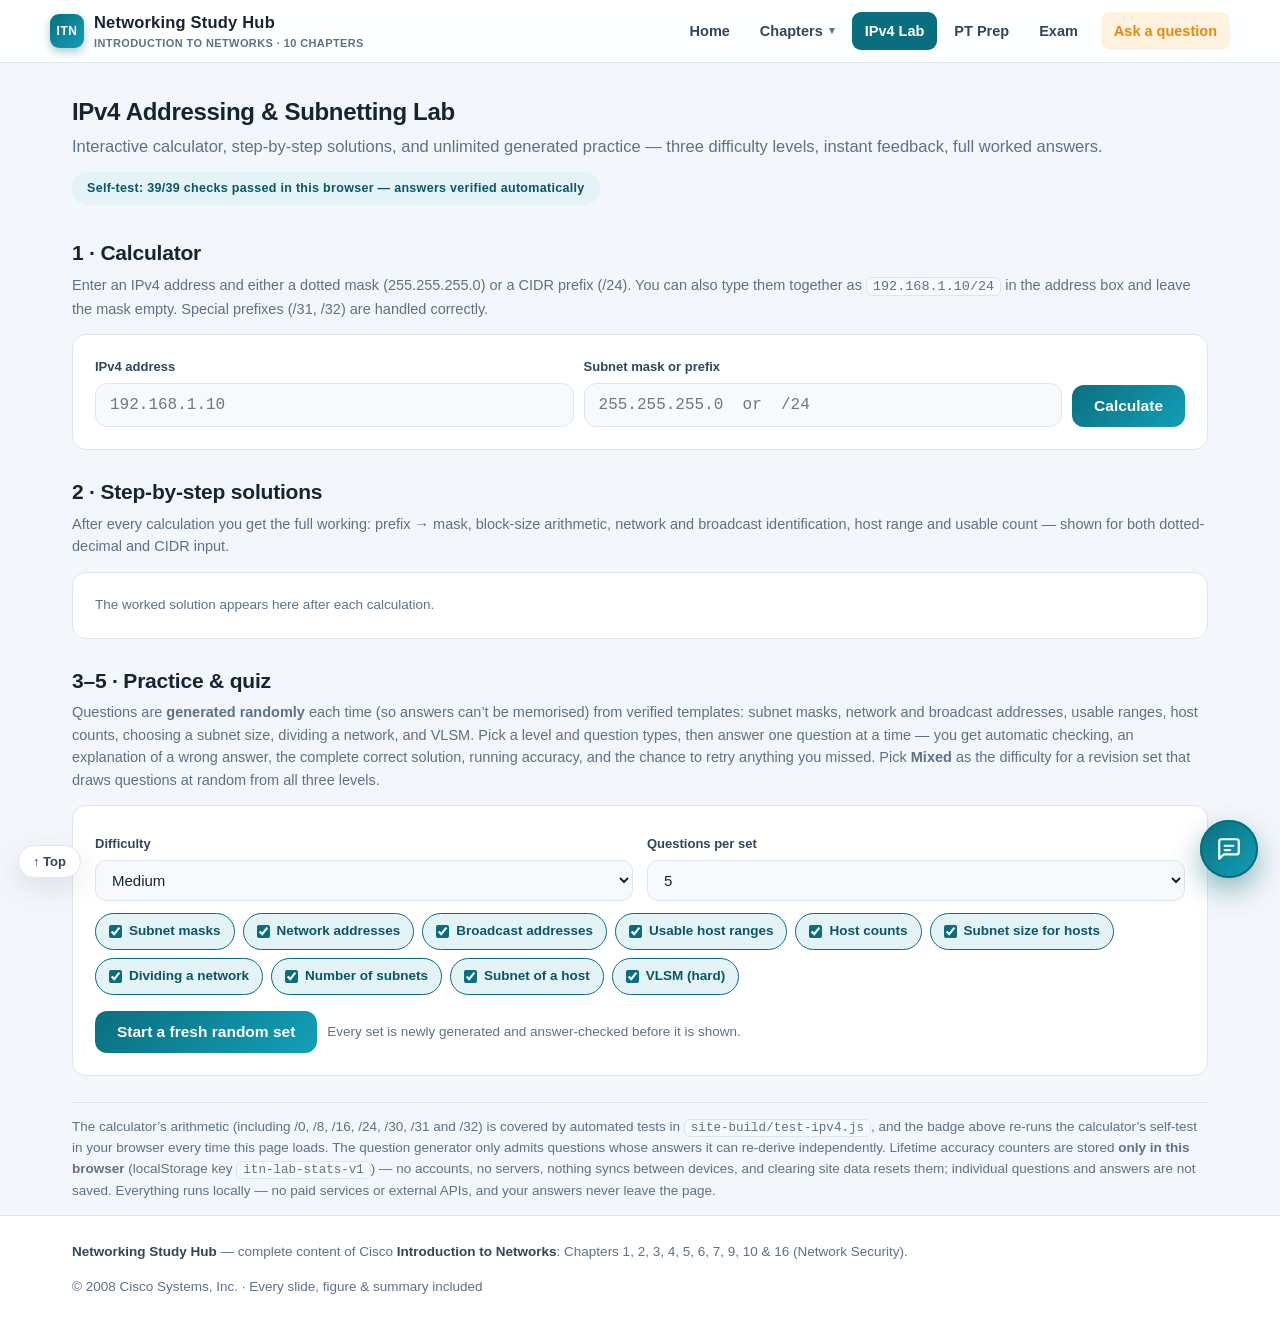
<file: itn-site/lab.html>
<!DOCTYPE html>
<html lang="en">
<head>
<meta charset="utf-8">
<meta name="viewport" content="width=device-width, initial-scale=1">
<title>IPv4 Addressing &amp; Subnetting Lab — Networking Study Hub</title>
<meta name="description" content="Interactive IPv4 subnetting calculator with step-by-step solutions plus randomly generated, verified practice questions and quizzes (easy/medium/hard).">
<style>
/* ============ ITN Chapters 5–7 Study Site ============ */
:root{
  --bg:#f3f6fa; --bg2:#e9eef5; --panel:#ffffff; --panel2:#f7fafc;
  --ink:#152430; --ink2:#31465a; --muted:#5d7286; --line:#dde6ee;
  --brand:#0b6e7f; --brand2:#0a5666; --brand-soft:#e3f3f6;
  --accent:#e8890c; --accent-soft:#fff3e0;
  --code-bg:#0e1b26; --code-ink:#d8ecf5;
  --mark:#ffdf7e; --shadow:0 10px 30px rgba(15,40,60,.10);
  --radius:14px; --maxw:1180px;
  --mono:"SFMono-Regular",Consolas,"Liberation Mono",Menlo,Courier,monospace;
}
@media (prefers-color-scheme: dark){
  :root{
    --bg:#0d151d; --bg2:#0a1118; --panel:#131f2a; --panel2:#17242f;
    --ink:#e4eef6; --ink2:#c2d4e2; --muted:#8fa6ba; --line:#243648;
    --brand:#2bb3c7; --brand2:#63d2e2; --brand-soft:#123540;
    --accent:#f5a742; --accent-soft:#3a2a12;
    --code-bg:#0a121a; --code-ink:#cfe8f5; --mark:#8a6d1d;
    --shadow:0 10px 30px rgba(0,0,0,.45);
  }
}
*{box-sizing:border-box}
html{scroll-behavior:smooth}
body{margin:0;font-family:-apple-system,BlinkMacSystemFont,"Segoe UI",Roboto,Helvetica,Arial,sans-serif;
  background:var(--bg);color:var(--ink);line-height:1.55;font-size:16.5px}
a{color:var(--brand);text-decoration:none}
a:hover{text-decoration:underline}
img{max-width:100%;height:auto}
mark{background:var(--mark);color:inherit;padding:0 .1em;border-radius:3px}
.wrap{max-width:var(--maxw);margin:0 auto;padding:0 22px}

/* ---------- Header / Nav ---------- */
.site-header{position:sticky;top:0;z-index:60;background:color-mix(in srgb,var(--panel) 92%,transparent);
  backdrop-filter:blur(8px);border-bottom:1px solid var(--line)}
.hdr{display:flex;align-items:center;gap:18px;min-height:62px;padding:6px 0;flex-wrap:wrap}
.brand{display:flex;align-items:center;gap:10px;font-weight:800;color:var(--ink);letter-spacing:.2px;white-space:nowrap}
.brand:hover{text-decoration:none}
.brand .logo{width:34px;height:34px;border-radius:9px;background:linear-gradient(135deg,var(--brand),#12a0b8);
  display:grid;place-items:center;color:#fff;font-size:12px;font-weight:800;letter-spacing:.5px;
  box-shadow:0 4px 10px rgba(11,110,127,.35)}
.brand small{display:block;font-weight:600;color:var(--muted);font-size:11px;letter-spacing:.4px;text-transform:uppercase}
nav.main{display:flex;gap:4px;margin-left:auto;flex-wrap:wrap}
nav.main a{padding:8px 13px;border-radius:9px;color:var(--ink2);font-weight:600;font-size:14.5px}
nav.main a:hover{background:var(--brand-soft);color:var(--brand2);text-decoration:none}
nav.main a[aria-current="page"]{background:var(--brand);color:#fff}
nav.main a.ask-nav{background:var(--accent-soft);color:var(--accent);margin-left:6px}
nav.main a.ask-nav:hover{background:var(--accent);color:#fff}
@media (max-width:1150px){ nav.main .nn{display:none} }

/* ---------- Chapters dropdown ---------- */
.navdrop{position:relative}
.navdrop summary{list-style:none;cursor:pointer;padding:8px 13px;border-radius:9px;font-weight:600;
  font-size:14.5px;color:var(--ink2);display:flex;align-items:center;gap:6px;white-space:nowrap}
.navdrop summary::-webkit-details-marker{display:none}
.navdrop summary::-moz-list-bullet{display:none}
.navdrop summary:hover{background:var(--brand-soft);color:var(--brand2)}
.navdrop[open] summary,.navdrop.has-cur summary{background:var(--brand-soft);color:var(--brand2)}
.navdrop.has-cur[open] summary{background:var(--brand);color:#fff}
.navdrop .caret{font-size:11px;opacity:.75}
.navdrop[open] .caret{transform:rotate(180deg);display:inline-block}
.navdrop .dd{position:absolute;right:0;top:calc(100% + 8px);background:var(--panel);
  border:1px solid var(--line);border-radius:14px;box-shadow:var(--shadow);padding:8px;
  min-width:330px;max-height:min(70vh,560px);overflow:auto;z-index:70}
.navdrop .dd a{display:block;padding:8px 12px;border-radius:8px;font-size:14px;color:var(--ink2);
  font-weight:600;white-space:nowrap}
.navdrop .dd a:hover{background:var(--brand-soft);color:var(--brand2);text-decoration:none}
.navdrop .dd a[aria-current="page"]{background:var(--brand);color:#fff}
.navdrop .dd a .dnn{color:var(--muted);font-weight:500}
.navdrop .dd a[aria-current="page"] .dnn{color:rgba(255,255,255,.85)}

/* ---------- Hero ---------- */
.hero{background:
   radial-gradient(1000px 420px at 85% -10%,rgba(18,160,184,.18),transparent 60%),
   radial-gradient(700px 380px at 5% 110%,rgba(232,137,12,.12),transparent 60%),
   linear-gradient(180deg,var(--panel) 0%,var(--bg) 100%);
  border-bottom:1px solid var(--line);padding:54px 0 46px}
.hero h1{font-size:clamp(28px,4vw,42px);line-height:1.15;margin:.2em 0 .35em;letter-spacing:-.5px}
.hero h1 .grad{background:linear-gradient(90deg,var(--brand),#12a0b8 60%,var(--accent));
  -webkit-background-clip:text;background-clip:text;color:transparent}
.hero p.lead{font-size:18px;color:var(--ink2);max-width:760px;margin:0 0 26px}
.eyebrow{display:inline-flex;gap:8px;align-items:center;font-size:12.5px;font-weight:800;letter-spacing:1.4px;
  text-transform:uppercase;color:var(--brand);background:var(--brand-soft);padding:6px 12px;border-radius:99px}

/* Ask box (hero + panel share styles) */
.ask-box{background:var(--panel);border:1px solid var(--line);border-radius:18px;box-shadow:var(--shadow);
  padding:16px;max-width:820px}
.ask-row{display:flex;gap:10px}
.ask-field{position:relative;flex:1;display:flex;min-width:0}
.ask-field input[type=text],.ask-field input:not([type]){flex:1;border:1.5px solid var(--line);border-radius:12px;
  padding:13px 38px 13px 16px;font-size:16px;background:var(--panel2);color:var(--ink);outline:none;min-width:0}
.ask-field input:focus{border-color:var(--brand);box-shadow:0 0 0 3px color-mix(in srgb,var(--brand) 22%,transparent)}
.ask-clear{position:absolute;right:8px;top:50%;transform:translateY(-50%);width:26px;height:26px;
  border:0;border-radius:50%;background:var(--line);color:var(--ink2);font-size:12px;cursor:pointer;line-height:1}
.ask-clear:hover{background:var(--brand);color:#fff}
.ask-row .ask-clear{right:6px}
.ask-row button[type=submit],.ask-row button:not(.ask-clear){border:0;border-radius:12px;
  background:linear-gradient(135deg,var(--brand),#12a0b8);color:#fff;
  font-weight:800;font-size:15.5px;padding:0 22px;cursor:pointer;white-space:nowrap}
.ask-row button:hover{filter:brightness(1.08)}
.ask-hint{font-size:13px;color:var(--muted);margin:10px 4px 0}
.chips{display:flex;flex-wrap:wrap;gap:8px;margin-top:12px}
.chip{border:1px solid var(--line);background:var(--panel2);color:var(--ink2);border-radius:99px;
  padding:7px 13px;font-size:13.5px;cursor:pointer;font-weight:600}
.chip:hover{border-color:var(--brand);color:var(--brand);background:var(--brand-soft)}
.hero-ask-results{margin-top:18px;max-width:820px}

/* ---------- Cards / grids ---------- */
.grid{display:grid;grid-template-columns:repeat(auto-fit,minmax(260px,1fr));gap:18px;margin:26px 0}
.card{background:var(--panel);border:1px solid var(--line);border-radius:var(--radius);padding:22px;
  box-shadow:0 4px 14px rgba(15,40,60,.05);transition:transform .15s ease,box-shadow .15s ease}
.card:hover{transform:translateY(-3px);box-shadow:var(--shadow)}
.card h3{margin:.1em 0 .4em;font-size:19px}
.card p{color:var(--ink2);font-size:15px;margin:.2em 0}
.card .num{display:inline-grid;place-items:center;width:42px;height:42px;border-radius:11px;font-weight:800;
  color:#fff;background:linear-gradient(135deg,var(--brand),#12a0b8);margin-bottom:10px;font-size:15px}
.card ul{margin:10px 0 0;padding-left:18px;color:var(--muted);font-size:14px}
.card ul li{margin:3px 0}
.card .go{display:inline-block;margin-top:14px;font-weight:700;font-size:14.5px}
.feature{display:flex;gap:14px;align-items:flex-start}
.feature .ic{flex:0 0 auto;width:40px;height:40px;border-radius:10px;background:var(--accent-soft);
  display:grid;place-items:center;color:var(--accent);font-weight:800}
.section-title{font-size:24px;margin:38px 0 4px;letter-spacing:-.3px}
.section-sub{color:var(--muted);margin:0 0 8px}

/* ---------- Chapter layout ---------- */
.chapter-layout{display:grid;grid-template-columns:250px minmax(0,1fr);gap:30px;
  max-width:var(--maxw);margin:0 auto;padding:28px 22px 80px}
.toc{position:sticky;top:78px;align-self:start;max-height:calc(100vh - 100px);overflow:auto;
  background:var(--panel);border:1px solid var(--line);border-radius:var(--radius);padding:16px 14px;box-shadow:0 4px 14px rgba(15,40,60,.05)}
.toc .toc-h{font-size:11.5px;letter-spacing:1.3px;text-transform:uppercase;color:var(--muted);font-weight:800;margin:2px 6px 10px}
.toc a{display:block;padding:7px 9px;border-radius:8px;color:var(--ink2);font-size:14px;font-weight:600;margin:1px 0}
.toc a:hover{background:var(--brand-soft);color:var(--brand2);text-decoration:none}
.toc a.active{background:var(--brand);color:#fff}
.toc .toc-slides{margin:2px 0 8px 10px;border-left:2px solid var(--line);padding-left:8px}
.toc .toc-slides a{font-weight:500;font-size:12.8px;padding:4px 7px;color:var(--muted)}
.toc .toc-slides a:hover{color:var(--brand2);background:var(--brand-soft)}
.toc-ask{margin-top:12px;border-top:1px dashed var(--line);padding-top:12px}
.toc-ask button{width:100%;border:0;border-radius:9px;background:var(--accent-soft);color:var(--accent);
  font-weight:800;padding:9px;cursor:pointer;font-size:13.5px}
.toc-ask button:hover{background:var(--accent);color:#fff}

.chapter-hero{background:linear-gradient(135deg,var(--brand2),var(--brand) 55%,#12a0b8);
  color:#fff;border-radius:18px;padding:30px 30px 26px;box-shadow:var(--shadow);position:relative;overflow:hidden}
.chapter-hero::after{content:"";position:absolute;right:-40px;top:-40px;width:220px;height:220px;border-radius:50%;
  background:rgba(255,255,255,.08)}
.chapter-hero::before{content:"";position:absolute;right:60px;bottom:-70px;width:160px;height:160px;border-radius:50%;
  background:rgba(255,255,255,.06)}
.chapter-hero .k{font-size:12px;letter-spacing:1.6px;text-transform:uppercase;opacity:.85;font-weight:800}
.chapter-hero h1{margin:.25em 0 .3em;font-size:clamp(26px,3.4vw,36px);letter-spacing:-.5px}
.chapter-hero p{margin:0;opacity:.92;max-width:640px;font-size:15.5px}
.chapter-hero .meta{display:flex;gap:14px;flex-wrap:wrap;margin-top:16px;font-size:13px;opacity:.9}
.chapter-hero .meta span{background:rgba(255,255,255,.14);padding:5px 11px;border-radius:99px;font-weight:700}

.toc-mobile{display:none;margin:18px 0 0;background:var(--panel);border:1px solid var(--line);border-radius:12px}
.toc-mobile summary{cursor:pointer;font-weight:700;padding:12px 16px;color:var(--ink2)}
.toc-mobile .toc{position:static;max-height:none;border:0;box-shadow:none;border-radius:0;border-top:1px solid var(--line)}

/* ---------- Section + slide cards ---------- */
.toc-content{min-width:0}
.sec{margin-top:34px;scroll-margin-top:84px}
.sec-h{display:flex;align-items:baseline;gap:12px;flex-wrap:wrap;margin:0 0 14px;
  padding-bottom:10px;border-bottom:2px solid var(--line)}
.sec-h h2{font-size:22px;margin:0;letter-spacing:-.3px}
.sec-h .cnt{font-size:12.5px;color:var(--muted);font-weight:700;background:var(--panel2);
  border:1px solid var(--line);padding:3px 10px;border-radius:99px}

.slide{scroll-margin-top:84px;background:var(--panel);border:1px solid var(--line);border-radius:var(--radius);
  margin-bottom:18px;box-shadow:0 4px 14px rgba(15,40,60,.05);overflow:hidden;position:relative}
.slide::before{content:"";position:absolute;left:0;top:0;bottom:0;width:5px;
  background:linear-gradient(180deg,var(--brand),#12a0b8)}
.slide-h{padding:18px 24px 0 26px}
.slide-k{font-size:11.5px;font-weight:800;letter-spacing:1.2px;text-transform:uppercase;color:var(--brand);margin-bottom:4px}
.slide-t{font-size:20px;margin:0 0 4px;letter-spacing:-.2px}
.slide-n{position:absolute;right:16px;top:14px;font-size:11.5px;font-weight:800;color:var(--muted);
  background:var(--panel2);border:1px solid var(--line);border-radius:99px;padding:3px 10px}
.slide-b{padding:6px 24px 16px 26px}
.slide-b p{margin:.55em 0;color:var(--ink2)}
.slide-b p.small{font-size:13.5px;color:var(--muted)}
.slide-b h4{margin:16px 0 6px;font-size:16.5px;color:var(--ink)}
.slide-b ul{margin:.5em 0;padding-left:6px;list-style:none}
.slide-b li{position:relative;padding-left:24px;margin:.42em 0;color:var(--ink2)}
.slide-b li::before{content:"";position:absolute;left:4px;top:.52em;width:8px;height:8px;border-radius:2px;
  background:var(--accent);transform:rotate(45deg)}
.slide-b li.lv1{margin-left:22px;font-size:.97em}
.slide-b li.lv1::before{background:var(--brand);border-radius:50%;transform:none;width:7px;height:7px}
.slide-b pre{background:var(--code-bg);color:var(--code-ink);border-radius:10px;padding:14px 16px;
  overflow-x:auto;font-size:13px;line-height:1.5;font-family:var(--mono);margin:.7em 0;
  border:1px solid #1d3142}
.figures{display:flex;flex-wrap:wrap;gap:12px;padding:4px 24px 8px 26px}
.figures figure{margin:0;flex:1 1 260px;max-width:100%;background:var(--panel2);border:1px solid var(--line);
  border-radius:10px;padding:10px;display:grid;place-items:center}
.figures img{display:block;border-radius:6px;background:#fff}
.slide-f{border-top:1px dashed var(--line);padding:8px 24px 10px 26px;font-size:11px;color:var(--muted);
  display:flex;gap:8px;flex-wrap:wrap;align-items:center}
details.raw{margin:0 24px 14px 26px}
details.raw summary{cursor:pointer;font-size:12.5px;color:var(--muted);font-weight:700;user-select:none}
details.raw summary:hover{color:var(--brand)}
details.raw pre{background:var(--panel2);border:1px dashed var(--line);border-radius:8px;padding:12px 14px;
  font-size:12px;white-space:pre-wrap;color:var(--ink2);font-family:var(--mono);line-height:1.5;max-height:340px;overflow:auto}

/* divider-style slides (section title slides from the deck) */
.slide.divider{background:linear-gradient(120deg,var(--panel) 0%,var(--brand-soft) 100%)}
.slide.divider::before{background:linear-gradient(180deg,var(--accent),var(--brand))}
.slide.divider .slide-t{font-size:24px}

/* ---------- Ask floating widget ---------- */
.ask-fab{position:fixed;right:22px;bottom:22px;z-index:90;width:58px;height:58px;border-radius:50%;border:0;
  cursor:pointer;background:linear-gradient(135deg,var(--brand),#12a0b8);color:#fff;
  box-shadow:0 12px 28px rgba(11,110,127,.45);display:grid;place-items:center;transition:transform .15s ease}
.ask-fab:hover{transform:scale(1.06)}
.ask-fab::after{content:"";position:absolute;inset:0;border-radius:50%;border:2px solid var(--brand);
  animation:pulse 2.4s ease-out infinite;pointer-events:none}
@keyframes pulse{0%{transform:scale(1);opacity:.7}70%{transform:scale(1.55);opacity:0}100%{opacity:0}}
.ask-panel{position:fixed;right:22px;bottom:92px;z-index:91;width:min(460px,calc(100vw - 34px));
  height:min(640px,calc(100vh - 130px));background:var(--panel);border:1px solid var(--line);
  border-radius:18px;box-shadow:0 24px 60px rgba(8,30,45,.35);display:flex;flex-direction:column;overflow:hidden;
  transform-origin:bottom right;animation:pop .18s ease}
@keyframes pop{from{transform:scale(.92) translateY(10px);opacity:0}to{transform:scale(1);opacity:0}}
.ask-panel[hidden]{display:none}
.ask-panel header{display:flex;align-items:center;gap:10px;padding:14px 16px;
  background:linear-gradient(135deg,var(--brand2),var(--brand));color:#fff}
.ask-panel header .t{font-weight:800;font-size:15.5px;flex:1}
.ask-panel header .t small{display:block;font-weight:500;font-size:11.5px;opacity:.85}
.ask-panel header button{background:rgba(255,255,255,.15);border:0;color:#fff;width:30px;height:30px;
  border-radius:8px;cursor:pointer;font-size:16px;line-height:1}
.ask-panel header button:hover{background:rgba(255,255,255,.3)}
.ask-results{flex:1;overflow-y:auto;padding:14px;background:var(--panel2)}
.ask-input{display:flex;gap:8px;padding:12px;background:var(--panel);border-top:1px solid var(--line)}
.ask-input .ask-field{position:relative;flex:1;display:flex;min-width:0}
.ask-input input{flex:1;border:1.5px solid var(--line);border-radius:11px;padding:11px 36px 11px 13px;font-size:15px;
  background:var(--panel2);color:var(--ink);outline:none;min-width:0}
.ask-input input:focus{border-color:var(--brand)}
.ask-input button[type=submit]{border:0;border-radius:11px;background:linear-gradient(135deg,var(--brand),#12a0b8);
  color:#fff;font-weight:800;padding:0 16px;cursor:pointer}

/* Ask result cards */
.ask-intro{font-size:13px;color:var(--muted);margin:2px 2px 10px}
.ask-intro b{color:var(--ink2)}
.ask-q{background:var(--brand-soft);border:1px solid color-mix(in srgb,var(--brand) 30%,transparent);
  color:var(--brand2);border-radius:12px;padding:10px 13px;font-size:14.5px;font-weight:700;margin-bottom:12px;
  display:flex;gap:8px;align-items:flex-start}
.ask-q .qi{flex:0 0 auto;font-weight:900}
.res-card{background:var(--panel);border:1px solid var(--line);border-radius:13px;padding:13px 14px;margin-bottom:11px;
  box-shadow:0 3px 10px rgba(15,40,60,.06);animation:rise .22s ease both}
@keyframes rise{from{opacity:0;transform:translateY(7px)}to{opacity:1;transform:none}}
.res-card.best{border-color:color-mix(in srgb,var(--brand) 55%,var(--line));
  box-shadow:0 4px 16px rgba(11,110,127,.18)}
.res-badge{display:inline-block;font-size:10.5px;font-weight:900;letter-spacing:.8px;text-transform:uppercase;
  background:var(--accent);color:#fff;border-radius:99px;padding:2px 9px;margin-bottom:7px}
.res-badge.rel{background:var(--brand);}
/* result badges: definition / example / CLI (system-added labels) */
.res-badge.tag{background:var(--panel2);color:var(--ink2);border:1px solid var(--line);margin-left:6px}
.res-badge.tag.def{background:var(--brand-soft);color:var(--brand2);border-color:transparent}
.res-badge.tag.ex{background:var(--accent-soft);color:var(--accent);border-color:transparent}
.res-badge.tag.cli{background:var(--line);color:var(--ink);border-color:transparent}
.res-src{font-size:11.5px;font-weight:800;color:var(--brand);letter-spacing:.4px;text-transform:uppercase;
  margin-bottom:6px}
.res-src a{color:var(--brand);text-decoration:none;border-bottom:1px dotted currentColor}
.res-src a:hover{color:var(--brand2)}
.res-fig{display:inline-block;font-size:10.5px;font-weight:700;letter-spacing:.3px;color:var(--muted);
  background:var(--panel2);border:1px solid var(--line);border-radius:99px;padding:2px 8px;margin-left:4px;
  text-transform:none}
.res-exact{display:inline-block;font-size:10px;font-weight:800;letter-spacing:.7px;text-transform:uppercase;
  color:var(--muted);background:var(--panel2);border:1px solid var(--line);border-radius:99px;
  padding:2px 8px;margin-left:6px;vertical-align:middle}
.ask-src-note{display:block;font-size:11.5px;color:var(--muted);margin-top:4px;font-weight:500}
.related{margin-top:12px;padding-top:10px;border-top:1px dashed var(--line)}
.rel-h{font-size:12.5px;font-weight:800;color:var(--ink2);margin-bottom:8px}
.rel-note{font-weight:600;color:var(--muted)}
.rel-chip{display:block;background:var(--panel);border:1px solid var(--line);border-radius:10px;
  padding:8px 11px;font-size:13px;color:var(--ink2);font-weight:600;margin:6px 0;text-decoration:none}
.rel-chip:hover{border-color:var(--brand);color:var(--brand2);text-decoration:none;background:var(--brand-soft)}
.res-src{font-size:11.5px;font-weight:800;color:var(--brand);letter-spacing:.4px;text-transform:uppercase;
  margin-bottom:6px}
.res-head{font-weight:800;font-size:14.5px;color:var(--ink);margin-bottom:5px}
.res-snippet{font-size:14.5px;color:var(--ink2);line-height:1.6}
.res-meta{display:flex;justify-content:space-between;align-items:center;gap:10px;margin-top:9px;flex-wrap:wrap}
.res-match{font-size:11.5px;color:var(--muted)}
.res-match em{font-style:normal;color:var(--accent);font-weight:800}
.res-link{font-size:13px;font-weight:800;white-space:nowrap}
.ask-empty{text-align:center;padding:10px 6px;color:var(--muted);font-size:14px}
.ask-empty .big{font-size:15.5px;color:var(--ink2);font-weight:700;margin:6px 0}
.ask-none{background:var(--panel);border:1px dashed var(--line);border-radius:13px;padding:16px;
  font-size:14.5px;color:var(--ink2);animation:rise .22s ease both}
.ask-none b{color:var(--ink)}
.ask-loading{display:flex;gap:10px;align-items:center;color:var(--muted);font-size:14px;padding:14px 6px}
.ask-loading .spin{width:18px;height:18px;border:3px solid var(--line);border-top-color:var(--brand);
  border-radius:50%;animation:spin .7s linear infinite}
@keyframes spin{to{transform:rotate(360deg)}}

/* ---------- Footer / misc ---------- */
.site-footer{border-top:1px solid var(--line);background:var(--panel);padding:26px 0 40px;color:var(--muted);font-size:13.5px}
.site-footer .wrap{display:flex;justify-content:space-between;gap:14px;flex-wrap:wrap}
.site-footer b{color:var(--ink2)}
.back-top{position:fixed;left:18px;bottom:22px;z-index:70;background:var(--panel);border:1px solid var(--line);
  color:var(--ink2);border-radius:99px;padding:8px 14px;font-size:13px;font-weight:700;box-shadow:var(--shadow)}
.back-top:hover{text-decoration:none;color:var(--brand)}

@media (max-width:980px){
  .chapter-layout{grid-template-columns:1fr;padding-top:18px}
  .toc{display:none}
  .toc-mobile{display:block}
  nav.main{gap:2px}
  nav.main a{padding:7px 9px;font-size:13.5px}
  .brand small{display:none}
}
@media (max-width:640px){
  body{font-size:16px}
  .hero{padding:34px 0 30px}
  .ask-row{flex-direction:column}
  .ask-row button{padding:12px}
  .slide-h{padding:16px 16px 0 20px}
  .slide-b,.figures{padding-left:20px;padding-right:16px}
  .slide-f{padding-left:20px}
  nav.main a.hide-sm{display:none}
  .ask-fab{right:14px;bottom:14px}
  .ask-panel{right:10px;bottom:82px}
}
@media print{
  .site-header,.ask-fab,.ask-panel,.back-top,.toc,.toc-mobile,.figures+details details{display:none!important}
  body{background:#fff}
  .slide{break-inside:avoid;box-shadow:none}
  details.raw{display:none}
}

/* ============ IPv4 Lab (lab.html) ============ */
.lab-badge{display:inline-block;font-size:12.5px;font-weight:800;letter-spacing:.3px;
  border-radius:99px;padding:6px 14px;margin:4px 0 6px}
.badge-ok{background:var(--brand-soft);color:var(--brand2);border:1px solid transparent}
.badge-bad{background:#fde8e8;color:#b42318;border:1px solid transparent}
@media (prefers-color-scheme: dark){ .badge-bad{background:#3a1414;color:#ff9b94} }
.lab-sec{margin-top:26px}
.lab-sec > h2{font-size:21px;margin:0 0 4px;letter-spacing:-.2px}
.lab-sec > p.lede{color:var(--muted);font-size:14.5px;margin:0 0 14px}
.panel{background:var(--panel);border:1px solid var(--line);border-radius:var(--radius);padding:22px}
.panel + .panel{margin-top:16px}

/* calculator */
.cal-row{display:flex;gap:10px;flex-wrap:wrap;align-items:flex-end}
.cal-field{flex:1 1 220px;min-width:0;display:flex;flex-direction:column;gap:6px}
.cal-field label{font-size:13px;font-weight:700;color:var(--ink2)}
.cal-field input{border:1.5px solid var(--line);border-radius:12px;padding:12px 14px;font-size:16px;
  background:var(--panel2);color:var(--ink);outline:none;font-family:var(--mono)}
.cal-field input:focus{border-color:var(--brand)}
.btn{border:0;border-radius:12px;background:linear-gradient(135deg,var(--brand),#12a0b8);color:#fff;
  font-weight:800;font-size:15.5px;padding:12px 22px;cursor:pointer;white-space:nowrap}
.btn:hover{filter:brightness(1.08)}
.btn.ghost{background:var(--accent-soft);color:var(--accent)}
.btn.small{padding:9px 16px;font-size:14px}
.cal-err{background:#fde8e8;color:#b42318;border-radius:10px;padding:10px 14px;font-size:14.5px;margin-top:12px;font-weight:600}
@media (prefers-color-scheme: dark){ .cal-err{background:#3a1414;color:#ff9b94} }
.cal-table-wrap{overflow-x:auto;margin-top:16px}
table.cal-table{width:100%;border-collapse:collapse;font-size:15px}
table.cal-table th,table.cal-table td{padding:9px 12px;border-bottom:1px solid var(--line);text-align:left}
table.cal-table th{color:var(--muted);font-weight:700;font-size:13px;width:38%;white-space:nowrap}
table.cal-table td{font-variant-numeric:tabular-nums}
table.cal-table code{font-family:var(--mono);font-size:14.5px;background:var(--panel2);padding:2px 7px;border-radius:7px;border:1px solid var(--line)}
.tag{display:inline-block;font-size:11.5px;font-weight:900;letter-spacing:.6px;text-transform:uppercase;
  border-radius:99px;padding:3px 11px}
.tag-priv{background:var(--brand-soft);color:var(--brand2)}
.tag-pub{background:var(--accent-soft);color:var(--accent)}
.note{font-size:13.5px;color:var(--muted);margin:8px 0 0}
.cal-extras details{margin-top:12px;border:1px solid var(--line);border-radius:11px;padding:9px 14px;background:var(--panel2)}
.cal-extras summary{cursor:pointer;font-weight:700;font-size:14px;color:var(--ink2)}
.cal-extras details p{margin:9px 0 4px;font-family:var(--mono);font-size:13.5px;overflow-x:auto;white-space:nowrap}
.steps-title{font-size:14px;font-weight:900;letter-spacing:.6px;text-transform:uppercase;color:var(--accent);margin:16px 0 6px}
ol.steps{margin:6px 0 0;padding-left:22px}
ol.steps li{margin:8px 0;color:var(--ink2);font-size:15px}
ol.steps code, p code{font-family:var(--mono);font-size:.93em;background:var(--panel2);border:1px solid var(--line);
  padding:1px 6px;border-radius:6px}
ol.steps b{color:var(--ink)}

/* quiz setup */
.qs-setup-grid{display:grid;grid-template-columns:repeat(auto-fit,minmax(160px,1fr));gap:14px;margin-top:6px}
.qs-setup-grid label{font-size:13px;font-weight:700;color:var(--ink2);display:flex;flex-direction:column;gap:6px}
.qs-setup-grid select{border:1.5px solid var(--line);border-radius:11px;padding:10px 12px;font-size:15px;
  background:var(--panel2);color:var(--ink)}
.qs-types{display:flex;flex-wrap:wrap;gap:8px;margin-top:12px}
.qs-types label{border:1px solid var(--line);background:var(--panel2);color:var(--ink2);border-radius:99px;
  padding:7px 13px;font-size:13.5px;font-weight:600;cursor:pointer;display:flex;align-items:center;gap:7px;user-select:none}
.qs-types label:has(input:checked){background:var(--brand-soft);border-color:var(--brand);color:var(--brand2)}
.qs-types input{accent-color:var(--brand);margin:0}
.qs-msg{background:var(--accent-soft);color:var(--accent);font-weight:700;font-size:14px;border-radius:10px;
  padding:9px 13px;margin-top:12px}
.qs-actions{margin-top:16px;display:flex;gap:10px;flex-wrap:wrap;align-items:center}

/* quiz stage */
.qs-stage-top{display:flex;gap:9px;flex-wrap:wrap;align-items:center;margin-bottom:12px}
.qs-pill{font-size:12px;font-weight:900;letter-spacing:.5px;text-transform:uppercase;border-radius:99px;
  padding:4px 11px;background:var(--brand-soft);color:var(--brand2)}
.qs-pill.level-easy{background:var(--brand-soft);color:var(--brand2)}
.qs-pill.level-medium{background:var(--accent-soft);color:var(--accent)}
.qs-pill.level-hard{background:#fde8e8;color:#b42318}
@media (prefers-color-scheme: dark){ .qs-pill.level-hard{background:#3a1414;color:#ff9b94} }
.qs-progress{margin-left:auto;font-size:13.5px;font-weight:700;color:var(--muted)}
.q-prompt{background:var(--panel2);border:1px solid var(--line);border-radius:12px;padding:16px 18px;font-size:16.5px}
.q-prompt p{margin:0}
.q-answer-row{display:flex;gap:10px;margin-top:14px;flex-wrap:wrap}
.q-answer-row input{flex:1 1 260px;min-width:0;border:1.5px solid var(--line);border-radius:12px;padding:13px 15px;
  font-size:16.5px;background:var(--panel2);color:var(--ink);outline:none;font-family:var(--mono)}
.q-answer-row input:focus{border-color:var(--brand)}
.fb-ok,.fb-bad{border-radius:12px;padding:12px 16px;font-size:15.5px;margin-top:14px;font-weight:600}
.fb-ok{background:var(--brand-soft);color:var(--brand2)}
.fb-bad{background:#fde8e8;color:#b42318}
@media (prefers-color-scheme: dark){ .fb-bad{background:#3a1414;color:#ff9b94} }
.solution-box{margin-top:16px;border:1.5px dashed var(--accent);border-radius:13px;padding:6px 20px 16px;
  background:var(--accent-soft)}
.solution-box .steps-title{margin-top:12px}
.solution-box ol.steps li{color:var(--ink2)}
.q-stats{font-size:14.5px;color:var(--ink2);background:var(--panel2);border:1px solid var(--line);
  border-radius:12px;padding:11px 16px;margin-top:16px}
.q-stats b{color:var(--brand2)}
.q-next-wrap{margin-top:15px;display:flex;gap:10px;flex-wrap:wrap}
.lab-foot-note{font-size:13.5px;color:var(--muted);margin-top:26px;border-top:1px solid var(--line);padding-top:14px}

@media (max-width:640px){
  .panel{padding:16px}
  table.cal-table th{width:auto}
  .qs-progress{margin-left:0;width:100%}
}

/* [hidden] must win over component display rules (e.g. .q-answer-row{display:flex}) */
[hidden]{display:none!important}

/* ============ Chapter revision kit ============ */
.rev{margin-top:20px;background:var(--panel);border:1px solid var(--line);border-radius:var(--radius);overflow:hidden}
.rev-h{padding:20px 24px 16px;background:linear-gradient(135deg,var(--brand-soft),transparent 70%);border-bottom:1px solid var(--line)}
.rev-h h2{margin:0 0 6px;font-size:23px;letter-spacing:-.3px}
.rev-h .rev-lede{margin:0;font-size:14.5px;color:var(--ink2)}
.rev-legend{display:flex;gap:8px;flex-wrap:wrap;margin-top:12px;align-items:center}
.rev-legend .lg{font-size:12.5px;color:var(--muted);display:flex;align-items:center;gap:6px}
.rev-tag{display:inline-block;font-size:10px;font-weight:900;letter-spacing:.7px;text-transform:uppercase;
  border-radius:99px;padding:2.5px 9px;white-space:nowrap}
.rev-tag.src{background:var(--brand-soft);color:var(--brand2)}
.rev-tag.sup{background:var(--accent-soft);color:var(--accent)}
.rev-tag.prac{background:var(--line);color:var(--ink)}
.rev-sec{border-top:1px solid var(--line);padding:18px 24px}
.rev-sec h3{margin:0 0 10px;font-size:18px;display:flex;gap:10px;align-items:center;flex-wrap:wrap;letter-spacing:-.2px}
.rev-sec h3 .n{display:inline-grid;place-items:center;min-width:26px;height:26px;padding:0 5px;border-radius:8px;
  background:var(--brand);color:#fff;font-size:13.5px;font-weight:800}
.rev-sec h4{margin:14px 0 6px;font-size:15.5px;color:var(--ink)}
.rev-sec p{margin:.5em 0;font-size:15px;color:var(--ink2)}
.rev-sec ul{margin:.45em 0;padding-left:20px}
.rev-sec li{margin:5px 0;font-size:15px;color:var(--ink2)}
.rev-sec li b,.rev-sec p b{color:var(--ink)}
.rev-gap{background:var(--accent-soft);color:var(--accent);border-radius:10px;padding:9px 14px;
  font-size:14px;font-weight:650;margin:.7em 0}
.rev-link{display:inline-block;font-size:12px;font-weight:700;background:var(--panel2);border:1px solid var(--line);
  border-radius:99px;padding:1px 9px;text-decoration:none;color:var(--brand2);white-space:nowrap;vertical-align:1px}
a.rev-link:hover{background:var(--brand-soft);text-decoration:none}
.rev-note{font-size:13.5px;color:var(--muted);margin:.6em 0 0}
.rev-cards{display:grid;gap:10px}
.rev-card{background:var(--panel2);border:1px solid var(--line);border-radius:11px;padding:12px 16px}
.rev-card h4{margin:0 0 5px;font-size:15.5px}
.rev-card p{margin:.3em 0;font-size:14.5px}
.def-list{display:grid;gap:9px}
.def-item{background:var(--panel2);border:1px solid var(--line);border-radius:11px;padding:11px 15px}
.def-item .term{font-weight:800;color:var(--ink);font-size:15.5px}
.def-item .abbr{color:var(--muted);font-weight:700;font-size:13px;margin-left:7px}
.def-item p{margin:.3em 0 0;font-size:14.5px}
.cmp-wrap{overflow-x:auto;margin-top:8px}
table.cmp{width:100%;border-collapse:collapse;font-size:14.5px}
table.cmp th,table.cmp td{border:1px solid var(--line);padding:8px 12px;text-align:left;vertical-align:top}
table.cmp thead th{background:var(--brand-soft);color:var(--brand2);font-size:13.5px;letter-spacing:.2px}
table.cmp td:first-child{font-weight:700;color:var(--ink);background:var(--panel2)}
table.cmp tr td{color:var(--ink2)}
.kc-intro{background:var(--panel2);border:1px dashed var(--line);border-radius:11px;padding:10px 15px;
  font-size:14px;color:var(--muted);margin-bottom:12px}
.kc-item{border:1px solid var(--line);border-radius:12px;background:var(--panel2);padding:13px 16px;margin:10px 0}
.kc-q{margin:0 0 8px;font-weight:650;font-size:15.5px;color:var(--ink)}
.kc-type{display:inline-block;font-size:10px;font-weight:900;letter-spacing:.7px;text-transform:uppercase;
  background:var(--accent);color:#fff;border-radius:99px;padding:2.5px 9px;margin-right:8px;vertical-align:2px}
.kc-opts{margin:4px 0 10px;padding-left:24px;font-size:15px}
.kc-opts li{margin:4px 0;color:var(--ink2)}
details.kc-ans{border-top:1px dashed var(--line);padding-top:9px}
details.kc-ans summary{cursor:pointer;font-weight:800;font-size:14px;color:var(--brand2);list-style:none}
details.kc-ans summary::-webkit-details-marker{display:none}
details.kc-ans summary::before{content:"▸ ";font-size:12px}
details.kc-ans[open] summary::before{content:"▾ "}
.kc-a{font-size:15px !important;margin:8px 0 4px !important;color:var(--ink) !important}
.kc-why{font-size:14.5px !important;margin:4px 0 0 !important;background:var(--brand-soft);border-radius:9px;
  padding:8px 13px;color:var(--ink2) !important}
.rev-toc-flag{color:var(--accent) !important;font-weight:700}
@media (max-width:640px){
  .rev-h{padding:16px 16px 13px}
  .rev-sec{padding:15px 16px}
  .rev-sec h3{font-size:16.5px}
  table.cmp{font-size:13.5px}
  table.cmp th,table.cmp td{padding:7px 9px}
}

/* ============ Packet Tracer Prep (ptlab.html) ============ */
.pt-alert{display:flex;gap:12px;align-items:flex-start;background:var(--accent-soft);
  border:1px solid color-mix(in srgb,var(--accent) 40%,transparent);border-radius:12px;
  padding:14px 18px;margin:18px 0;font-size:15px;color:var(--ink2)}
.pt-alert b{color:var(--accent)}
.pt-alert .ic{font-size:20px;line-height:1.3}
.pt-legend{display:flex;flex-wrap:wrap;gap:8px;margin:10px 0 4px}
.pt-tag{display:inline-block;font-size:11px;font-weight:900;letter-spacing:.6px;
  text-transform:uppercase;border-radius:99px;padding:4px 11px;background:var(--brand-soft);
  color:var(--brand2);border:1px solid transparent}
.pt-tag.as{background:var(--accent-soft);color:var(--accent)}
.pt-tag.pt{background:#efe7fd;color:#6b3fa0;border:1px solid transparent}
@media (prefers-color-scheme: dark){ .pt-tag.pt{background:#2a1f3d;color:#c3a6ef} }
.pt-lab{background:var(--panel);border:1px solid var(--line);border-radius:var(--radius);
  margin:26px 0;overflow:hidden}
.pt-lab-hd{display:flex;flex-wrap:wrap;gap:14px;align-items:center;justify-content:space-between;
  padding:18px 22px;background:linear-gradient(135deg,var(--brand-soft),transparent 75%);
  border-bottom:1px solid var(--line)}
.pt-lab-hd h2{margin:0;font-size:22px;letter-spacing:-.3px;display:flex;align-items:center;gap:11px}
.pt-n{display:inline-grid;place-items:center;min-width:34px;height:34px;padding:0 6px;
  border-radius:9px;background:linear-gradient(135deg,var(--brand),#12a0b8);color:#fff;
  font-size:13.5px;font-weight:900;letter-spacing:.4px}
.pt-lab-progress{display:flex;align-items:center;gap:10px;font-size:13px;color:var(--muted);
  font-weight:700;min-width:240px}
.pt-sec{padding:18px 22px;border-top:1px solid var(--line)}
.pt-sec:first-of-type{border-top:0}
.pt-sec > h3{margin:0 0 10px;font-size:16.5px;letter-spacing:-.2px;display:flex;gap:10px;
  align-items:center;flex-wrap:wrap}
.pt-sec > h3 .n{display:inline-grid;place-items:center;min-width:24px;height:24px;border-radius:7px;
  background:var(--brand);color:#fff;font-size:12.5px;font-weight:900}
.pt-sec p{margin:.5em 0}
.pt-sec ul,.pt-sec ol{margin:.5em 0;padding-left:1.3em}
.pt-sec li{margin:.32em 0}
.pt pre{background:var(--code-bg);color:var(--code-ink);border-radius:10px;padding:13px 15px;
  overflow-x:auto;font-family:var(--mono);font-size:13px;line-height:1.55;margin:.7em 0}
.pt code{font-family:var(--mono);font-size:.92em;background:var(--panel2);border:1px solid var(--line);
  border-radius:5px;padding:1px 6px;color:var(--brand2)}
.pt pre code{background:none;border:0;padding:0;color:inherit;font-size:1em}
.pt-tbl{overflow-x:auto;margin:.7em 0}
.pt-assume{background:var(--accent-soft);border-left:4px solid var(--accent);border-radius:8px;
  padding:10px 14px;margin:.8em 0;font-size:14px;color:var(--ink2)}
.pt-assume b{color:var(--accent);letter-spacing:.3px;font-size:12.5px;text-transform:uppercase}
.pt-topo{background:var(--panel2);border:1px solid var(--line);border-radius:12px;
  padding:14px 14px 8px;overflow-x:auto;margin:.8em 0}
.pt-topo svg{display:block;min-width:640px;width:100%;height:auto;margin:0 auto}
.pt-topo .cap{font-size:13px;color:var(--muted);text-align:center;margin:6px 0 2px}
.pt-steps{counter-reset:pts;list-style:none;padding-left:0!important;margin:.6em 0}
.pt-steps > li{counter-increment:pts;position:relative;padding-left:40px;margin:.65em 0}
.pt-steps > li::before{content:counter(pts);position:absolute;left:0;top:1px;width:25px;height:25px;
  border-radius:50%;background:var(--brand-soft);color:var(--brand2);font-size:13px;font-weight:900;
  display:grid;place-items:center}
.pt-steps > li > b:first-child{color:var(--ink)}
.pt-ck-head{display:flex;align-items:center;justify-content:space-between;gap:14px;flex-wrap:wrap;
  margin:.4em 0 .8em}
.pt-bar{flex:1;min-width:180px;height:10px;border-radius:99px;background:var(--bg2);
  border:1px solid var(--line);overflow:hidden}
.pt-bar i{display:block;height:100%;width:0;border-radius:99px;
  background:linear-gradient(90deg,var(--brand),#12a0b8);transition:width .25s}
.pt-reset{border:1px solid var(--line);background:var(--panel2);color:var(--muted);border-radius:8px;
  font-size:12.5px;font-weight:700;padding:5px 11px;cursor:pointer}
.pt-reset:hover{color:var(--brand2);border-color:var(--brand)}
.pt-check{list-style:none;padding-left:0!important;margin:.4em 0}
.pt-check li{margin:.3em 0}
.pt-check label{display:flex;gap:11px;align-items:flex-start;padding:9px 13px;border:1px solid var(--line);
  border-radius:10px;background:var(--panel2);cursor:pointer;font-size:14.5px;color:var(--ink2)}
.pt-check label:hover{border-color:var(--brand)}
.pt-check input{margin:3px 0 0;accent-color:var(--brand);width:16px;height:16px;flex:none}
.pt-check label.pt-done{opacity:.66}
.pt-check label.pt-done span{text-decoration:line-through}
.pt-assump-list li{margin:.4em 0}
/* self-assessment quiz (ptlab) */
.ptq{margin:.6em 0 0}
.ptq-item{border:1px solid var(--line);border-radius:12px;background:var(--panel2);
  padding:13px 16px;margin:10px 0}
.ptq-q{margin:0 0 8px;font-weight:650;font-size:15px}
.ptq-type{display:inline-block;font-size:10px;font-weight:900;letter-spacing:.7px;text-transform:uppercase;
  background:var(--brand-soft);color:var(--brand2);border-radius:99px;padding:3px 9px;margin-left:8px;
  vertical-align:1px}
.ptq-opt{display:flex;gap:10px;align-items:flex-start;padding:7px 11px;border-radius:8px;
  border:1px solid transparent;margin:5px 0;font-size:14.5px;color:var(--ink2);cursor:pointer}
.ptq-opt:hover{background:var(--brand-soft)}
.ptq-opt input{margin:3px 0 0;accent-color:var(--brand);flex:none}
.ptq-item .ptq-opt.ptq-opt-ok{background:color-mix(in srgb,#22a06b 14%,transparent);
  border-color:color-mix(in srgb,#22a06b 45%,transparent);color:var(--ink);font-weight:650}
.ptq-item .ptq-opt.ptq-opt-bad{background:color-mix(in srgb,#d64545 13%,transparent);
  border-color:color-mix(in srgb,#d64545 45%,transparent);color:var(--ink)}
.ptq-why{display:none;margin:8px 0 0;padding:9px 12px;border-radius:8px;background:var(--brand-soft);
  font-size:14px;color:var(--ink2);border-left:3px solid var(--brand)}
.ptq-item.ptq-graded .ptq-why{display:block}
.ptq-why b{color:var(--brand2)}
.pt-btn{border:0;border-radius:9px;padding:9px 20px;font-size:14.5px;font-weight:800;cursor:pointer;
  color:#fff;background:linear-gradient(135deg,var(--brand),#12a0b8)}
.pt-btn:hover{filter:brightness(1.06)}
.pt-btn.ghost{background:var(--panel2);color:var(--muted);border:1px solid var(--line)}
.ptq-score{display:inline-block;margin:0 0 0 12px;font-size:14px;font-weight:900;color:var(--brand2)}
.ptq-score.ptq-perfect{color:#1f8f5f}
.pt-tools{display:flex;gap:10px;align-items:center;flex-wrap:wrap;margin-top:8px}
@media (max-width:700px){
  .pt-sec{padding:15px 15px}
  .pt-lab-hd{padding:15px 15px}
  .pt-lab-progress{min-width:0;width:100%}
  .pt-topo svg{min-width:560px}
}

/* ============ Exam Practice Mode (exam.html) ============ */
.ex-card{background:var(--panel);border:1px solid var(--line);border-radius:var(--radius);
  padding:20px 22px;margin:18px 0}
.ex-card h2{font-size:16.5px;margin:16px 0 10px;letter-spacing:-.2px}
.ex-card h2:first-child{margin-top:0}
.ex-chips{display:flex;flex-wrap:wrap;gap:8px}
.ex-chip{display:inline-flex;align-items:center;gap:8px;border:1px solid var(--line);
  background:var(--panel2);border-radius:99px;padding:7px 14px;cursor:pointer;
  font-size:14px;font-weight:650;color:var(--ink2);user-select:none}
.ex-chip small{font-weight:600;color:var(--muted);font-size:12px}
.ex-chip input{accent-color:var(--brand);margin:0}
.ex-chip:has(input:checked){background:var(--brand-soft);border-color:var(--brand);color:var(--brand2)}
.ex-chip.ex-all{border-width:2px;font-weight:800}
.ex-chip.is-weak{background:var(--accent-soft);border-color:var(--accent);color:var(--accent);
  font-weight:800;border-radius:10px}
.ex-opts{display:flex;flex-wrap:wrap;gap:9px}
button.ex-opt{border:1.5px solid var(--line);background:var(--panel2);color:var(--ink2);
  border-radius:11px;padding:11px 18px;font-size:15px;font-weight:750;cursor:pointer;
  display:inline-flex;flex-direction:column;gap:1px;line-height:1.25;min-height:46px}
button.ex-opt small{font-size:11.5px;font-weight:650;color:var(--muted)}
button.ex-opt:hover:not(:disabled){border-color:var(--brand);color:var(--brand2)}
button.ex-opt.is-on{background:var(--brand);border-color:var(--brand);color:#fff}
button.ex-opt.is-on small{color:rgba(255,255,255,.85)}
button.ex-opt.is-off{opacity:.42;cursor:not-allowed;text-decoration:line-through}
.ex-note{font-size:13.5px;color:var(--muted);margin:.55em 0}
.ex-topbar{display:flex;flex-wrap:wrap;gap:9px;align-items:center;margin:22px 0 8px}
.ex-progress{font-weight:900;font-size:14.5px;background:var(--brand);color:#fff;
  border-radius:9px;padding:6px 13px;letter-spacing:.3px}
.ex-tag{display:inline-block;font-size:11.5px;font-weight:800;letter-spacing:.4px;
  background:var(--brand-soft);color:var(--brand2);border-radius:99px;padding:5px 12px}
.ex-tag.ex-src{background:var(--panel2);border:1px solid var(--line);color:var(--muted)}
.ex-tag.ex-supp,.ex-src-inline{background:var(--accent-soft);color:var(--accent)}
.ex-timer{margin-left:auto;font-family:var(--mono);font-weight:800;font-size:14.5px;
  background:var(--panel2);border:1px solid var(--line);border-radius:9px;padding:6px 13px;
  color:var(--ink2)}
.ex-bar{height:9px;border-radius:99px;background:var(--bg2);border:1px solid var(--line);
  overflow:hidden;margin:0 0 14px}
.ex-bar i{display:block;height:100%;width:0;border-radius:99px;
  background:linear-gradient(90deg,var(--brand),#12a0b8);transition:width .25s}
.ex-q{font-size:16.5px;font-weight:650;line-height:1.5;margin:2px 0 13px;color:var(--ink)}
.ex-opts{display:flex;flex-direction:column;gap:8px;margin:0 0 14px}
label.ex-choice{display:flex;gap:11px;align-items:flex-start;border:1.5px solid var(--line);
  background:var(--panel2);border-radius:11px;padding:11px 15px;cursor:pointer;
  font-size:15px;color:var(--ink2);transition:border-color .12s,background .12s}
label.ex-choice:hover{border-color:var(--brand);background:var(--brand-soft)}
label.ex-choice:has(input:checked){border-color:var(--brand);background:var(--brand-soft);
  color:var(--ink);font-weight:650}
label.ex-choice input{margin:4px 0 0;accent-color:var(--brand);flex:none}
label.ex-choice:has(input:disabled){opacity:.8;cursor:default}
.ex-short{margin:0 0 14px}
.ex-short input{width:100%;max-width:520px;padding:12px 15px;border:1.5px solid var(--line);
  border-radius:11px;font-size:16px;font-family:inherit;background:var(--panel2);
  color:var(--ink);outline:none}
.ex-short input:focus{border-color:var(--brand);box-shadow:0 0 0 3px color-mix(in srgb,var(--brand) 20%,transparent)}
.ex-fb{border-top:1px dashed var(--line);margin-top:14px;padding-top:13px}
.ex-verdict{font-size:16px;font-weight:900;margin:0 0 7px}
.ex-verdict.ex-ok{color:#1f8f5f}
.ex-verdict.ex-bad{color:#c0392b}
.ex-correct{margin:.3em 0;font-size:14.5px;color:var(--ink);font-weight:650}
.ex-why{margin:.5em 0 0;font-size:14px;color:var(--ink2);background:var(--brand-soft);
  border-left:3px solid var(--brand);border-radius:8px;padding:9px 13px}
.ex-src-inline{display:inline-block;font-size:11px;font-weight:800;border-radius:99px;
  padding:3px 9px;margin-left:6px;letter-spacing:.3px;white-space:nowrap}
.ex-scorecard{text-align:center;background:linear-gradient(160deg,var(--brand-soft),transparent 70%)}
.ex-score{font-size:44px;font-weight:900;letter-spacing:-1px;color:var(--ink);margin-top:6px}
.ex-pct{font-size:26px;font-weight:900;color:var(--brand2);margin:-4px 0 6px}
.ex-scorecard .pt-tools{justify-content:center}
.ex-rev{border:1px solid var(--line);border-radius:12px;padding:13px 16px;margin:11px 0;
  background:var(--panel2)}
.ex-rev.is-ok{border-left:4px solid #22a06b}
.ex-rev.is-bad{border-left:4px solid #d64545}
.ex-rev-h{display:flex;flex-wrap:wrap;gap:8px;align-items:center;margin-bottom:7px}
.ex-mark{font-weight:900;font-size:15px}
.ex-rev.is-ok .ex-mark{color:#1f8f5f}
.ex-rev.is-bad .ex-mark{color:#c0392b}
.ex-rev-q{font-weight:650;font-size:15px;margin:.2em 0 .5em;color:var(--ink)}
.ex-rev-y{font-size:14px;margin:.2em 0;font-weight:650}
.ex-rev-y.ex-oktext{color:#1f8f5f}
.ex-rev-y.ex-badtext{color:#c0392b}
.ex-rev-c{font-size:14px;margin:.2em 0;color:var(--ink2);font-weight:650}
.ex-rev .ex-why.is-open{display:block;margin-top:.5em}
@media (max-width:700px){
  .ex-card{padding:15px 15px}
  .ex-topbar{gap:6px}
  .ex-timer{margin-left:0}
  .ex-score{font-size:36px}
  button.ex-opt{width:100%}
  .ex-chip{font-size:13px}
}

/* ---- question search: confidence + why-relevant notes ---- */
.ask-lowconf{background:var(--accent-soft);border:1px solid var(--accent);border-radius:13px;
  padding:13px 15px;margin:10px 0 4px;font-size:14.5px;line-height:1.5;color:var(--ink2)}
.ask-lowconf b{color:var(--ink)}
.ask-dym{font-size:12.5px;color:var(--muted);margin:8px 0 2px;font-weight:600}
.res-why{font-size:12.8px;line-height:1.5;color:var(--ink2);background:var(--panel2);
  border:1px solid var(--line);border-radius:9px;padding:7px 10px;margin-top:8px}
.res-why b{color:var(--ink)}
.res-sys{color:var(--muted);font-weight:500}
@media (max-width:640px){
  .ask-lowconf{font-size:13.5px;padding:11px 12px}
  .res-why{font-size:12.2px}
}

/* ---------- IOS command practice (ptlab.html) ---------- */
.ios-top{display:flex;justify-content:space-between;align-items:center;gap:10px;margin-bottom:10px;flex-wrap:wrap}
.ios-progress{font-size:13.5px;font-weight:700;color:var(--muted)}
.ios-kind{display:inline-block;font-size:11.5px;font-weight:900;letter-spacing:.5px;
  text-transform:uppercase;border-radius:99px;padding:3px 10px;border:1px solid var(--line);
  color:var(--muted);background:var(--panel2)}
.ios-kind.kind-config{background:var(--brand-soft);border-color:var(--brand);color:var(--brand2)}
.ios-kind.kind-verify{background:var(--accent-soft);border-color:var(--accent);color:var(--accent)}
.ios-prompt{margin:0 0 6px;font-family:var(--mono);font-size:13.5px;color:var(--muted)}
.ios-opts{display:flex;flex-direction:column;gap:8px;margin-top:12px}
.ios-opt{display:block;width:100%;text-align:left;padding:10px 14px;border:1px solid var(--line);
  border-radius:10px;background:var(--panel);color:var(--ink);cursor:pointer;font-size:14.5px;
  font-family:inherit;transition:border-color .12s,background .12s}
.ios-opt:hover{border-color:var(--brand)}
.ios-opt.is-on{background:var(--brand-soft);border-color:var(--brand);color:var(--brand2);font-weight:700}
.ios-opt:disabled{opacity:.75;cursor:default}
.ios-opt code{font-family:var(--mono);font-size:13.5px;background:none;color:inherit}
.ios-input-wrap{margin-top:12px}
.ios-input-wrap input{width:100%;max-width:480px;padding:10px 12px;border:1px solid var(--line);
  border-radius:10px;font-family:var(--mono);font-size:14.5px;background:var(--panel);color:var(--ink)}
.ios-input-wrap input:disabled{background:var(--panel2);color:var(--muted)}
.ios-fb .ios-exp{border:1px dashed var(--line);border-radius:12px;padding:10px 14px;
  margin-top:10px;font-size:14.5px;color:var(--ink2)}
.ios-fb .ios-exp .ios-kind{margin-right:6px}

/* ---------- Exam: topic quick quizzes + revision recommendations ---------- */
.ex-chip.ex-topic{cursor:pointer;font:inherit;background:var(--panel);color:var(--ink)}
.ex-chip.ex-topic:hover{border-color:var(--brand);background:var(--brand-soft);color:var(--brand2)}
.ex-chip.ex-topic:focus-visible{outline:2px solid var(--brand);outline-offset:2px}
.ex-rec{margin-top:12px;display:flex;flex-direction:column;gap:8px}
.ex-rec-item{background:var(--accent-soft);border:1px solid var(--accent);border-radius:10px;
  padding:9px 13px;font-size:14.5px;color:var(--ink)}
.ex-rec-item a{font-weight:800;color:var(--brand2)}
.ex-rec-item .ex-rec-k{font-weight:800;color:var(--ink2)}

</style>
</head>
<body>
<header class="site-header"><div class="wrap hdr">
  <a class="brand" href="index.html"><span class="logo">ITN</span>
    <span>Networking Study Hub<small>Introduction to Networks · 10 chapters</small></span></a>
  <nav class="main">
    <a href="index.html">Home</a>
    <details class="navdrop"><summary>Chapters<span class="caret">▾</span></summary><div class="dd"><a href="chapter1.html">Ch 1 <span class="dnn">· Exploring the Network</span></a><a href="chapter2.html">Ch 2 <span class="dnn">· Configuring a Network OS</span></a><a href="chapter3.html">Ch 3 <span class="dnn">· Network Protocols and Communication</span></a><a href="chapter4.html">Ch 4 <span class="dnn">· Network Access</span></a><a href="chapter5.html">Ch 5 <span class="dnn">· Ethernet</span></a><a href="chapter6.html">Ch 6 <span class="dnn">· Network Layer</span></a><a href="chapter7.html">Ch 7 <span class="dnn">· Transport Layer</span></a><a href="chapter9.html">Ch 9 <span class="dnn">· Subnetting IP Networks</span></a><a href="chapter10.html">Ch 10 <span class="dnn">· Application Layer</span></a><a href="chapter16.html">Ch 16 <span class="dnn">· Network Security Fundamentals</span></a></div></details>
    <a href="lab.html" aria-current="page">IPv4 Lab</a>
    <a href="ptlab.html">PT Prep</a>
    <a href="exam.html">Exam</a>
    <a href="#" class="ask-nav" data-open-ask="">Ask a question</a>
  </nav>
</div></header>

<div class="wrap" id="lab-root">
  <h1 class="section-title" style="margin-top:30px">IPv4 Addressing &amp; Subnetting Lab</h1>
  <p class="section-sub">Interactive calculator, step-by-step solutions, and unlimited generated
  practice — three difficulty levels, instant feedback, full worked answers.</p>
  <span id="lab-selftest" class="lab-badge badge-ok">Running in-page self-test…</span>

  <section class="lab-sec">
    <h2>1 · Calculator</h2>
    <p class="lede">Enter an IPv4 address and either a dotted mask (255.255.255.0) or a CIDR
    prefix (/24). You can also type them together as <code>192.168.1.10/24</code> in the address
    box and leave the mask empty. Special prefixes (/31, /32) are handled correctly.</p>
    <form id="cal-form" class="panel" autocomplete="off">
      <div class="cal-row">
        <div class="cal-field">
          <label for="cal-addr">IPv4 address</label>
          <input type="text" id="cal-addr" placeholder="192.168.1.10" spellcheck="false">
        </div>
        <div class="cal-field">
          <label for="cal-mask">Subnet mask or prefix</label>
          <input type="text" id="cal-mask" placeholder="255.255.255.0  or  /24" spellcheck="false">
        </div>
        <button class="btn" type="submit">Calculate</button>
      </div>
      <div id="cal-err" class="cal-err" hidden></div>
      <div id="cal-out"></div>
    </form>
  </section>

  <section class="lab-sec">
    <h2>2 · Step-by-step solutions</h2>
    <p class="lede">After every calculation you get the full working: prefix → mask, block-size
    arithmetic, network and broadcast identification, host range and usable count — shown for
    both dotted-decimal and CIDR input.</p>
    <div id="cal-steps" class="panel"><p class="note" style="margin:0">The worked solution appears
    here after each calculation.</p></div>
  </section>

  <section class="lab-sec">
    <h2>3–5 · Practice &amp; quiz</h2>
    <p class="lede">Questions are <b>generated randomly</b> each time (so answers can’t be
    memorised) from verified templates: subnet masks, network and broadcast addresses, usable
    ranges, host counts, choosing a subnet size, dividing a network, and VLSM. Pick a level and
    question types, then answer one question at a time — you get automatic checking, an
    explanation of a wrong answer, the complete correct solution, running accuracy, and the
    chance to retry anything you missed. Pick <b>Mixed</b> as the difficulty for a revision
    set that draws questions at random from all three levels.</p>

    <div class="panel">
      <div class="qs-setup-grid">
        <label>Difficulty
          <select id="qs-level">
            <option value="easy">Easy</option>
            <option value="medium" selected>Medium</option>
            <option value="hard">Hard</option>
            <option value="mixed">Mixed — revision set (easy → hard)</option>
          </select>
        </label>
        <label>Questions per set
          <select id="qs-count">
            <option value="5" selected>5</option>
            <option value="10">10</option>
            <option value="15">15</option>
            <option value="20">20</option>
          </select>
        </label>
      </div>
      <div class="qs-types" id="qs-types">
        <label><input type="checkbox" value="maskValue" checked> Subnet masks</label>
        <label><input type="checkbox" value="network" checked> Network addresses</label>
        <label><input type="checkbox" value="broadcast" checked> Broadcast addresses</label>
        <label><input type="checkbox" value="hostRange" checked> Usable host ranges</label>
        <label><input type="checkbox" value="hostCount" checked> Host counts</label>
        <label><input type="checkbox" value="subnetForHosts" checked> Subnet size for hosts</label>
        <label><input type="checkbox" value="subnetPrefix" checked> Dividing a network</label>
        <label><input type="checkbox" value="subnetCount" checked> Number of subnets</label>
        <label><input type="checkbox" value="subnetOf" checked> Subnet of a host</label>
        <label><input type="checkbox" value="vlsm" checked> VLSM (hard)</label>
      </div>
      <div id="qs-setup-msg" class="qs-msg" hidden></div>
      <div class="qs-actions">
        <button class="btn" id="qs-start" type="button">Start a fresh random set</button>
        <span class="note" style="margin:0">Every set is newly generated and answer-checked
        before it is shown.</span>
      </div>
    </div>

    <div class="panel qs-stage" id="qs-stage" hidden>
      <div class="qs-stage-top">
        <span class="qs-pill" id="q-type"></span>
        <span class="qs-pill" id="q-level"></span>
        <span class="qs-progress" id="q-progress"></span>
      </div>
      <div class="q-prompt" id="q-prompt"></div>
      <div class="q-answer-row" id="q-input">
        <input type="text" id="q-answer" autocomplete="off" spellcheck="false"
               aria-label="Your answer">
        <button class="btn" id="q-check" type="button">Check answer</button>
      </div>
      <div id="q-feedback"></div>
      <div id="q-solution"></div>
      <div class="q-next-wrap">
        <button class="btn ghost" id="q-next" type="button" hidden>Next question →</button>
        <button class="btn ghost" id="q-retry" type="button" hidden>Retry the ones you missed</button>
      </div>
      <div class="q-stats" id="q-stats"></div>
    </div>
  </section>

  <p class="lab-foot-note">The calculator’s arithmetic (including /0, /8, /16, /24, /30, /31 and
  /32) is covered by automated tests in <code>site-build/test-ipv4.js</code>, and the badge above
  re-runs the calculator’s self-test in your browser every time this page loads. The question
    generator only admits questions whose answers it can re-derive independently. Lifetime
    accuracy counters are stored <b>only in this browser</b> (localStorage key
    <code>itn-lab-stats-v1</code>) — no accounts, no servers, nothing syncs between
    devices, and clearing site data resets them; individual questions and answers are not
    saved. Everything runs locally — no paid services or external APIs, and your answers
    never leave the page.</p>
</div>
<footer class="site-footer"><div class="wrap">
  <span><b>Networking Study Hub</b> — complete content of Cisco <b>Introduction to Networks</b>:
  Chapters 1, 2, 3, 4, 5, 6, 7, 9, 10 &amp; 16 (Network Security).</span>
  <span>© 2008 Cisco Systems, Inc. · Every slide, figure &amp; summary included</span>
</div></footer>
<button class="back-top" onclick="window.scrollTo({top:0,behavior:'smooth'})">↑ Top</button>
<script>window.__ITN__={"passages":[{"c":1,"s":"Chapter 1","t":"Chapter 1: Exploring the Network","a":"p1","f":"chapter1.html","h":"Introduction to Networks","x":"Introduction to Networks","sid":"p1","g":1},{"c":1,"s":"Chapter 1","t":"Chapter 1: Objectives","a":"p2","f":"chapter1.html","h":"","x":"Chapter 1 Chapter 1: Objectives","sid":"p2","g":1},{"c":1,"s":"1.1 Globally Connected","t":"1.1 Globally Connected","a":"p3","f":"chapter1.html","h":"","x":"1.1 Globally Connected 1.1 Globally Connected","sid":"s11","g":1},{"c":1,"s":"1.1 Globally Connected","t":"Networking Impacts in Our Daily Lives","a":"p4","f":"chapter1.html","h":"","x":"Networks support the way we learn (virtual class rooms) Networks support the way we communicate (blogs) Networks support the way we work (WebX Conferences) Networks support the way we play (online games)","sid":"s11","bk":"Interconnecting Our Lives","g":1},{"c":1,"s":"1.1 Globally Connected","t":"Networks of Many Sizes","a":"p5","f":"chapter1.html","h":"","x":"1.1 Globally Connected Providing Resources in a Network Networks of Many Sizes","sid":"s11","bk":"Providing Resources in a Network","g":1},{"c":1,"s":"1.1 Globally Connected","t":"Clients and Servers","a":"p6","f":"chapter1.html","h":"","x":"Host/End device = client/server/both Client: Request services Server: provide information The software on a device determines its role. Web browser software like Windows Explorer allows a device to request web pages and to display these pages. Email Server software on a device allows a device to store e-mails","sid":"s11","bk":"Providing Resources in a Network","g":1},{"c":1,"s":"1.1 Globally Connected","t":"Peer-to-Peer","a":"p7","f":"chapter1.html","h":"","x":"1.1 Globally Connected Providing Resources in a Network Peer-to-Peer","sid":"s11","bk":"Providing Resources in a Network","g":1},{"c":1,"s":"1.2 LANs, WANs, and the Internet","t":"1.2 LANs, WANs, and the Internet","a":"p8","f":"chapter1.html","h":"","x":"1.2 LANs, WANs, and the Internet 1.2 LANs, WANs, and the Internet","sid":"s12","g":1},{"c":1,"s":"1.2 LANs, WANs, and the Internet","t":"Components of a Network","a":"p9","f":"chapter1.html","h":"","x":"There are three categories of network components: Devices Media Services","sid":"s12","bk":"LANs, WANs, and Internets","g":1},{"c":1,"s":"1.2 LANs, WANs, and the Internet","t":"End Devices","a":"p10","f":"chapter1.html","h":"","x":"Some examples of end devices are: Computers (work stations, laptops, file servers, web servers), network printers, VoIP phones, Security cameras, Mobile handheld devices A host device is either the source or destination of a message transmitted over the network, as shown in the animation. In order to distinguish one host from another, each host on a network is identified by an address. When a host initiates communication, it uses the address of the destination host to specify where the message should be sent.","sid":"s12","bk":"Components of a Network"},{"c":1,"s":"1.2 LANs, WANs, and the Internet","t":"Network Infrastructure Devices","a":"p11","f":"chapter1.html","h":"","x":"Examples of intermediary network devices are: Network Access Devices (switches, and wireless access points) Internetworking Devices (routers) Security Devices (firewalls)","sid":"s12","bk":"Components of a Network"},{"c":1,"s":"1.2 LANs, WANs, and the Internet","t":"Network Media","a":"p12","f":"chapter1.html","h":"","x":"electrical impulses light impulses electromagnetic waves","sid":"s12","bk":"Components of a Network","g":1},{"c":1,"s":"1.2 LANs, WANs, and the Internet","t":"Network Representations","a":"p13","f":"chapter1.html","h":"","x":"1.2 LANs, WANs, and the Internet Components of a Network Network Representations","sid":"s12","bk":"Components of a Network","g":1},{"c":1,"s":"1.2 LANs, WANs, and the Internet","t":"Topology Diagrams","a":"p14","f":"chapter1.html","h":"","x":"physical location of intermediary devices, configured ports and cable installation identify devices, ports, IP addressing scheme","sid":"s12","bk":"Components of a Network","g":1},{"c":1,"s":"1.2 LANs, WANs, and the Internet","t":"Types of Networks","a":"p15","f":"chapter1.html","h":"","x":"The two most common types of network infrastructures are: Local Area Network (LAN) Wide Area Network (WAN). Other types of networks include: Metropolitan Area Network (MAN) Wireless LAN (WLAN) Storage Area Network (SAN)","sid":"s12","bk":"LANs and WANs"},{"c":1,"s":"1.2 LANs, WANs, and the Internet","t":"Slide 16","a":"p16","f":"chapter1.html","h":"","x":"1.2 LANs, WANs, and the Internet Slide 16","sid":"s12","g":1},{"c":1,"s":"1.2 LANs, WANs, and the Internet","t":"Local Area Networks (LAN)","a":"p17","f":"chapter1.html","h":"","x":"Specific features of LANs include: LANs interconnect end devices in a limited area such as a home, school, office building, or campus. A LAN is usually administered by a single organization or individual. LANs provide high speed bandwidth to internal end devices and intermediary devices.","sid":"s12","bk":"LANs and WANs","g":1},{"c":1,"s":"1.2 LANs, WANs, and the Internet","t":"Wide Area Networks (WAN)","a":"p18","f":"chapter1.html","h":"","x":"Specific features of WANs include: WANs interconnect LANs over wide geographical areas such as between cities, states, provinces, countries, or continents. WANs are usually administered by multiple service providers. WANs typically provide slower speed links between LANs.","sid":"s12","bk":"LANs and WANs","g":1},{"c":1,"s":"1.2 LANs, WANs, and the Internet","t":"The Internet","a":"p19","f":"chapter1.html","h":"","x":"The Internet is a conglomerate of networks and is not owned by any individual or group. Ensuring effective communication across this diverse infrastructure requires the application of consistent and commonly recognized technologies and standards. These organizations include the Internet Engineering Task Force (IETF), Internet Corporation for Assigned Names and Numbers (ICANN), and the Internet Architecture Board (IAB), plus many others.","sid":"s12","bk":"LANs, WANs, and the Internet","g":1},{"c":1,"s":"1.2 LANs, WANs, and the Internet","t":"Intranet and Extranet","a":"p20","f":"chapter1.html","h":"","x":"1.2 LANs, WANs, and the Internet LANs, WANs, and the Internet Intranet and Extranet","sid":"s12","bk":"LANs, WANs, and the Internet","g":1},{"c":1,"s":"1.2 LANs, WANs, and the Internet","t":"Connecting Remote Users to the Internet","a":"p21","f":"chapter1.html","h":"","x":"ch1=voice, ch2=download, ch3=upload clear line of sight low bandwidth coax cables used by cable TV","sid":"s12","bk":"Connecting to the Internet","g":1},{"c":1,"s":"1.2 LANs, WANs, and the Internet","t":"Connecting Businesses to the Internet","a":"p22","f":"chapter1.html","h":"","x":"reserved circuit/expensive/T1orT3 10Mb/s-10Gb/s SDSL/ADSL Digital subscriber Line connections slower and less reliable","sid":"s12","bk":"Connecting to the Internet","g":1},{"c":1,"s":"1.3 The Network as a Platform","t":"1.3 The Network as a Platform","a":"p23","f":"chapter1.html","h":"","x":"1.3 The Network as a Platform 1.3 The Network as a Platform","sid":"s13","g":1},{"c":1,"s":"1.3 The Network as a Platform","t":"The Converging Network","a":"p24","f":"chapter1.html","h":"","x":"1.3 The Network as a Platform Converged Networks The Converging Network","sid":"s13","bk":"Converged Networks","g":1},{"c":1,"s":"1.3 The Network as a Platform","t":"Supporting Network Architecture","a":"p25","f":"chapter1.html","h":"","x":"As networks evolve, we are discovering that there are four basic characteristics that the underlying architectures need to address in order to meet user expectations: Fault Tolerance (redundancy allows alternative routes) Scalability (add extra users without performance degrading) Quality of Service (QoS) (package priorities match type of communication) Security (software and hardware security)","sid":"s13","bk":"Reliable Network"},{"c":1,"s":"1.3 The Network as a Platform","t":"Fault Tolerance in Circuit Switched Network","a":"p26","f":"chapter1.html","h":"","x":"1.3 The Network as a Platform Reliable Network Fault Tolerance in Circuit Switched Network","sid":"s13","bk":"Reliable Network","g":1},{"c":1,"s":"1.3 The Network as a Platform","t":"Packet-Switched Networks","a":"p27","f":"chapter1.html","h":"","x":"1.3 The Network as a Platform Reliable Network Packet-Switched Networks","sid":"s13","bk":"Reliable Network","g":1},{"c":1,"s":"1.3 The Network as a Platform","t":"Scalable Networks","a":"p28","f":"chapter1.html","h":"","x":"1.3 The Network as a Platform Reliable Network Scalable Networks layered structure","sid":"s13","bk":"Reliable Network","g":1},{"c":1,"s":"1.3 The Network as a Platform","t":"Providing QoS","a":"p29","f":"chapter1.html","h":"","x":"Examples of priority decisions for an organization might include: Time-sensitive communication - increase priority for services like telephony or video distribution. Non time-sensitive communication - decrease priority for web page retrieval or email. High importance to organization - increase priority for production control or business transaction data. Undesirable communication - decrease priority or block unwanted activity, like peer-to-peer file sharing or live entertainment.","sid":"s13","bk":"Reliable Network"},{"c":1,"s":"1.3 The Network as a Platform","t":"Providing QoS","a":"p30","f":"chapter1.html","h":"","x":"1.3 The Network as a Platform Reliable Network Providing QoS","sid":"s13","bk":"Reliable Network","g":1},{"c":1,"s":"1.3 The Network as a Platform","t":"Providing Network Security","a":"p31","f":"chapter1.html","h":"","x":"1.3 The Network as a Platform Reliable Network Providing Network Security","sid":"s13","bk":"Reliable Network","g":1},{"c":1,"s":"1.3 The Network as a Platform","t":"Providing Network Security","a":"p32","f":"chapter1.html","h":"","x":"There are two types of network security concerns that must be addressed: network infrastructure security - physical securing of devices and preventing unauthorized access to the management software that resides on them. information security - protecting the information contained within the packets being transmitted over the network and the information stored on network attached devices","sid":"s13","bk":"Reliable Network"},{"c":1,"s":"1.3 The Network as a Platform","t":"Providing Network Security","a":"p33","f":"chapter1.html","h":"","x":"In order to achieve network security, there are three primary requirements: Ensuring confidentiality - only the intended and authorized recipients - individuals, processes, or devices can access and read data. This is accomplished by having passwords and encrypting data.. Maintaining communication integrity - having the assurance that the information has not been altered in transmission, from origin to destination. Ensuring availability - having the assurance of timely and reliable access to data services for authorized users. Network firewall devices, along with desktop and server antivirus software can ensure system reliability.","sid":"s13","bk":"Reliable Network"},{"c":1,"s":"1.4 The Changing Network Environment","t":"1.4 The Changing Network Environment","a":"p34","f":"chapter1.html","h":"","x":"1.4 The Changing Network Environment 1.4 The Changing Network Environment","sid":"s14","g":1},{"c":1,"s":"1.4 The Changing Network Environment","t":"Technology Trends in the Home","a":"p35","f":"chapter1.html","h":"","x":"1.4 The Changing Network Environment Networking Technologies for the Home Technology Trends in the Home","sid":"s14","bk":"Networking Technologies for the Home","g":1},{"c":1,"s":"1.4 The Changing Network Environment","t":"Powerline Networking","a":"p36","f":"chapter1.html","h":"","x":"1.4 The Changing Network Environment Networking Technologies for the Home Powerline Networking","sid":"s14","bk":"Networking Technologies for the Home","g":1},{"c":1,"s":"1.4 The Changing Network Environment","t":"Wireless Broadband","a":"p37","f":"chapter1.html","h":"Wireless Internet Service Provider (WISP)","x":"Commonly found in rural environments where DSL or cable services are not available. A small dish or antenna is installed on the subscriber’s roof in range of the WISP transmitter. The connection between the antenna and the WISP is wireless.","sid":"s14","bk":"Networking Technologies for the Home"},{"c":1,"s":"1.4 The Changing Network Environment","t":"Wireless Broadband","a":"p37","f":"chapter1.html","h":"Wireless Broadband Service","x":"It uses the same technology that cellular technologies like smart phone and tablets are using. An antenna is installed outside the house providing either wireless or wired connectivity for devices in the home. In many areas, home wireless broadband is competing directly with DSL and cable services.","sid":"s14","bk":"Networking Technologies for the Home"},{"c":1,"s":"1.4 The Changing Network Environment","t":"Network Security","a":"p38","f":"chapter1.html","h":"","x":"1.4 The Changing Network Environment Future of Networking Network Security","sid":"s14","bk":"Future of Networking","g":1},{"c":1,"s":"1.4 The Changing Network Environment","t":"Security Threats","a":"p39","f":"chapter1.html","h":"","x":"The most common external threats to networks include: Viruses, worms, and Trojan horses Spyware and adware Zero-day attacks, also called zero-hour attacks Hacker attacks Denial of service (DoS) attacks Data interception and theft Identity theft","sid":"s14","bk":"Network Security"},{"c":1,"s":"1.4 The Changing Network Environment","t":"Security Solutions","a":"p40","f":"chapter1.html","h":"","x":"Network security components often include: Antivirus and antispyware Firewall filtering Dedicated firewall systems (more advanced system) Access control lists (ACL) Intrusion Prevention Systems (IPS) Virtual Private Networks (VPNs) (secure access to remote users)","sid":"s14","bk":"Network Security"},{"c":1,"s":"Chapter 1 Summary","t":"Summary","a":"p41","f":"chapter1.html","h":"","x":"In this chapter, you learned: Networks and the Internet have changed the way we communicate, learn, work, and even play. Networks come in all sizes. They can range from simple networks consisting of two computers, to networks connecting millions of devices. The Internet is the largest network in existence. In fact, the term Internet means a ‘network of networks. The Internet provides the services that enable us to connect and communicate with our families, friends, work, and interests. The network infrastructure is the platform that supports the network. It provides the stable and reliable channel over which communication can occur. It is made up of network components including end devices, intermediate devices, and network media.","sid":"s15","bk":"Exploring the Networking"},{"c":1,"s":"Chapter 1 Summary","t":"Summary (cont.)","a":"p42","f":"chapter1.html","h":"","x":"In this chapter, you learned: Networks must be reliable. Network security is an integral part of computer networking, regardless of whether the network is limited to a home environment with a single connection to the Internet, or as large as a corporation with thousands of users. The network infrastructure can vary greatly in terms of size, number of users, and number and types of services that are supported on it. The network infrastructure must grow and adjust to support the way the network is used. The routing and switching platform is the foundation of any network infrastructure.","sid":"s15","bk":"Exploring the Networking"},{"c":2,"s":"Chapter 2","t":"Chapter 2: Configuring a Network Operating System","a":"p1","f":"chapter2.html","h":"Introduction to Networks","x":"Introduction to Networks","sid":"p1","g":1},{"c":2,"s":"Chapter 2","t":"Chapter 2","a":"p2","f":"chapter2.html","h":"","x":"2.0 Introduction 2.1 IOS Bootcamp 2.2 Getting Basic 2.3 Addressing Schemes 2.4 Summary","sid":"p2"},{"c":2,"s":"2.1 IOS Bootcamp","t":"2.1 IOS Bootcamp","a":"p3","f":"chapter2.html","h":"","x":"2.1 IOS Bootcamp 2.1 IOS Bootcamp","sid":"s21","g":1},{"c":2,"s":"2.1 IOS Bootcamp","t":"Operating Systems","a":"p4","f":"chapter2.html","h":"","x":"All networking equipment dependent on operating systems The operating system on home routers is usually called firmware Cisco IOS – Collection of network operating systems used on Cisco devices","sid":"s21","bk":"Cisco IOS","g":1},{"c":2,"s":"2.1 IOS Bootcamp","t":"Operating Systems (cont.)","a":"p5","f":"chapter2.html","h":"","x":"2.1 IOS Bootcamp Cisco IOS Operating Systems (cont.)","sid":"s21","bk":"Cisco IOS","g":1},{"c":2,"s":"2.1 IOS Bootcamp","t":"Purpose of OS","a":"p6","f":"chapter2.html","h":"","x":"PC operating systems (Windows 8 and OS X) perform technical functions that enable: Use of a mouse View output Enter text Switch or router IOS provides options to: Configure interfaces Enable routing and switching functions All networking devices come with a default IOS Possible to upgrade the IOS version or feature set In this course, primary focus is Cisco IOS Release 15.x","sid":"s21","bk":"Cisco IOS"},{"c":2,"s":"2.1 IOS Bootcamp","t":"Location of the Cisco IOS","a":"p7","f":"chapter2.html","h":"Cisco IOS stored in Flash","x":"Non-volatile storage, not lost when power is lost Can be changed or overwritten as needed Can be used to store multiple versions of IOS IOS copied from flash to volatile RAM Quantity of flash and RAM memory determines IOS that can be used","sid":"s21","bk":"Cisco IOS","g":1},{"c":2,"s":"2.1 IOS Bootcamp","t":"IOS Functions","a":"p8","f":"chapter2.html","h":"","x":"These are the major functions performed or enabled by Cisco routers and switches.","sid":"s21","bk":"Cisco IOS","g":1},{"c":2,"s":"2.1 IOS Bootcamp","t":"Console Access Method","a":"p9","f":"chapter2.html","h":"","x":"Most common methods to access the CLI: Console Telnet or SSH AUX port","sid":"s21","bk":"Accessing a Cisco IOS Device","g":1},{"c":2,"s":"2.1 IOS Bootcamp","t":"Console Access Method","a":"p10","f":"chapter2.html","h":"Console Port","x":"Device is accessible even if no networking services have been configured (out-of-band) Need a special console cable Allows configuration commands to be entered Should be configured with passwords to prevent unauthorized access Device should be located in a secure room so console port cannot be easily accessed","sid":"s21","bk":"Accessing a Cisco IOS Device","g":1},{"c":2,"s":"2.1 IOS Bootcamp","t":"Telnet, SSH, and AUX Access Methods","a":"p11","f":"chapter2.html","h":"Telnet","x":"Method for remotely accessing the CLI over a network Require active networking services and one active interface that is configured","sid":"s21","bk":"Accessing a Cisco IOS Device","g":1},{"c":2,"s":"2.1 IOS Bootcamp","t":"Telnet, SSH, and AUX Access Methods","a":"p11","f":"chapter2.html","h":"Secure Shell (SSH)","x":"Remote login similar to Telnet, but utilizes more security Stronger password authentication Uses encryption when transporting data","sid":"s21","bk":"Accessing a Cisco IOS Device","g":1},{"c":2,"s":"2.1 IOS Bootcamp","t":"Telnet, SSH, and AUX Access Methods","a":"p11","f":"chapter2.html","h":"Aux Port","x":"Out-of-band connection Uses telephone line Can be used like console port","sid":"s21","bk":"Accessing a Cisco IOS Device","g":1},{"c":2,"s":"2.1 IOS Bootcamp","t":"Terminal Emulation Programs","a":"p12","f":"chapter2.html","h":"","x":"Software available for connecting to a networking device: PuTTY Tera Term SecureCRT HyperTerminal OS X Terminal","sid":"s21","bk":"Accessing a Cisco IOS Device","g":1},{"c":2,"s":"2.1 IOS Bootcamp","t":"Cisco IOS Modes of Operation","a":"p13","f":"chapter2.html","h":"","x":"2.1 IOS Bootcamp Navigating the IOS Cisco IOS Modes of Operation","sid":"s21","bk":"Navigating the IOS","g":1},{"c":2,"s":"2.1 IOS Bootcamp","t":"Primary Modes","a":"p14","f":"chapter2.html","h":"","x":"2.1 IOS Bootcamp Navigating the IOS Primary Modes","sid":"s21","bk":"Navigating the IOS","g":1},{"c":2,"s":"2.1 IOS Bootcamp","t":"Global Configuration Mode and Submodes","a":"p15","f":"chapter2.html","h":"","x":"2.1 IOS Bootcamp Navigating the IOS Global Configuration Mode and Submodes","sid":"s21","bk":"Navigating the IOS","g":1},{"c":2,"s":"2.1 IOS Bootcamp","t":"Navigating Between IOS Modes","a":"p16","f":"chapter2.html","h":"","x":"2.1 IOS Bootcamp Navigating the IOS Navigating Between IOS Modes","sid":"s21","bk":"Navigating the IOS","g":1},{"c":2,"s":"2.1 IOS Bootcamp","t":"Navigating Between IOS Modes (cont.)","a":"p17","f":"chapter2.html","h":"","x":"2.1 IOS Bootcamp Navigating the IOS Navigating Between IOS Modes (cont.)","sid":"s21","bk":"Navigating the IOS","g":1},{"c":2,"s":"2.1 IOS Bootcamp","t":"IOS Command Structure","a":"p18","f":"chapter2.html","h":"","x":"2.1 IOS Bootcamp The Command Structure IOS Command Structure","sid":"s21","bk":"The Command Structure","g":1},{"c":2,"s":"2.1 IOS Bootcamp","t":"Context-Sensitive Help","a":"p19","f":"chapter2.html","h":"","x":"2.1 IOS Bootcamp The Command Structure Context-Sensitive Help","sid":"s21","bk":"The Command Structure","g":1},{"c":2,"s":"2.1 IOS Bootcamp","t":"Command Syntax Check","a":"p20","f":"chapter2.html","h":"","x":"2.1 IOS Bootcamp The Command Structure Command Syntax Check","sid":"s21","bk":"The Command Structure","g":1},{"c":2,"s":"2.1 IOS Bootcamp","t":"Hot Keys and Shortcuts","a":"p21","f":"chapter2.html","h":"","x":"Tab – Completes the remainder of a partially typed command or keyword. Ctrl-R – Redisplays a line. Ctrl-A – Moves to the beginning of the line. Ctrl-Z – Exits the configuration mode and returns to user EXEC. Down Arrow – Allows the user to scroll forward through former commands. Up Arrow – Allows the user to scroll backward through former commands. Ctrl-shift-6 – Allows the user to interrupt an IOS process such","sid":"s21","bk":"The Command Structure"},{"c":2,"s":"2.1 IOS Bootcamp","t":"Hot Keys and Shortcuts","a":"p21","f":"chapter2.html","h":"as ping or traceroute.","x":"Ctrl-C – Exits the current configuration or aborts the current command.","sid":"s21","bk":"The Command Structure"},{"c":2,"s":"2.1 IOS Bootcamp","t":"The show version Command","a":"p22","f":"chapter2.html","h":"","x":"2.1 IOS Bootcamp The Command Structure The show version Command","sid":"s21","bk":"The Command Structure","g":1},{"c":2,"s":"2.2 Getting Basic","t":"2.2 Getting Basic","a":"p23","f":"chapter2.html","h":"","x":"2.2 Getting Basic 2.2 Getting Basic","sid":"s22","g":1},{"c":2,"s":"2.2 Getting Basic","t":"Device Names","a":"p24","f":"chapter2.html","h":"","x":"Some guidelines for naming conventions: Start with a letter Contains no spaces Ends with a letter or digit Uses only letters, digits, and dashes Be less than 64 characters in length Without names, network devices are difficult to identify for configuration purposes.","sid":"s22","bk":"Hostnames","g":1},{"c":2,"s":"2.2 Getting Basic","t":"Configuring Hostnames","a":"p25","f":"chapter2.html","h":"","x":"2.2 Getting Basic Hostnames Configuring Hostnames","sid":"s22","bk":"Hostnames","g":1},{"c":2,"s":"2.2 Getting Basic","t":"Securing Device Access","a":"p26","f":"chapter2.html","h":"","x":"These are device access passwords: enable password – Limits access to the privileged EXEC mode enable secret – Encrypted, limits access to the privileged EXEC mode console password – Limits device access using the console connection","sid":"s22","bk":"Limiting Access to Device Configurations"},{"c":2,"s":"2.2 Getting Basic","t":"Securing Device Access","a":"p26","f":"chapter2.html","h":"VTY password – Limits device access over Telnet Note: In most of the labs in this course, we will be using simple passwords such as cisco or class.","x":"VTY password – Limits device access over Telnet Note: In most of the labs in this course, we will be using simple passwords such as cisco or class.","sid":"s22","bk":"Limiting Access to Device Configurations"},{"c":2,"s":"2.2 Getting Basic","t":"Securing Privileged EXEC Access Mode","a":"p27","f":"chapter2.html","h":"Use the enable secret command, not the older enable","x":"Use the enable secret command, not the older enable\npassword command.\nThe enable secret command provides greater security because","sid":"s22","bk":"Limiting Access to Device Configurations","k":"code","g":1},{"c":2,"s":"2.2 Getting Basic","t":"Securing Privileged EXEC Access Mode","a":"p27","f":"chapter2.html","h":"","x":"the password is encrypted.","sid":"s22","bk":"Limiting Access to Device Configurations","g":1},{"c":2,"s":"2.2 Getting Basic","t":"Securing User EXEC Access","a":"p28","f":"chapter2.html","h":"","x":"Console port must be secured; it reduces the chance of unauthorized personnel physically plugging a cable into the device and gaining device access. VTY lines allow access to a Cisco device via Telnet. The number of VTY lines supported varies with the type of device and the IOS version.","sid":"s22","bk":"Limiting Access to Device Configurations","g":1},{"c":2,"s":"2.2 Getting Basic","t":"Encrypting Password Display","a":"p29","f":"chapter2.html","h":"service password- encryption","x":"Prevents passwords from showing up as plain text when viewing the configuration Keeps unauthorized individuals from viewing passwords in the configuration file Once applied, removing the encryption service does not reverse the encryption","sid":"s22","bk":"Limiting Access to Device Configurations","g":1},{"c":2,"s":"2.2 Getting Basic","t":"Banner Messages","a":"p30","f":"chapter2.html","h":"","x":"Important part of the legal process in the event that someone is prosecuted for breaking into a device Wording that implies that a login is \"welcome\" or \"invited\" is not appropriate Often used for legal notification because it is displayed to all connected terminals","sid":"s22","bk":"Limiting Access to Device Configurations","g":1},{"c":2,"s":"2.2 Getting Basic","t":"Configuration Files","a":"p31","f":"chapter2.html","h":"Switch# reload","x":"Switch# reload\nSystem configuration has\nbeen modified. Save?\n[yes/no]: n\nProceed with reload?\n[confirm]","sid":"s22","bk":"Saving Configurations","k":"code","g":1},{"c":2,"s":"2.2 Getting Basic","t":"Configuration Files","a":"p31","f":"chapter2.html","h":"","x":"Startup configuration is removed by using","sid":"s22","bk":"Saving Configurations","g":1},{"c":2,"s":"2.2 Getting Basic","t":"Configuration Files","a":"p31","f":"chapter2.html","h":"the erase startup-","x":"the erase startup-\nconfig\nSwitch# erase startup-\nconfig","sid":"s22","bk":"Saving Configurations","k":"code","g":1},{"c":2,"s":"2.2 Getting Basic","t":"Configuration Files","a":"p31","f":"chapter2.html","h":"","x":"On a switch, you must also","sid":"s22","bk":"Saving Configurations","g":1},{"c":2,"s":"2.2 Getting Basic","t":"Configuration Files","a":"p31","f":"chapter2.html","h":"issue the delete","x":"issue the delete\nvlan.dat\nSwitch#\ndelete\nvlan.dat\nDelete filename\n[vlan.dat]?\nDelete flash:vlan.dat?\n[confirm]","sid":"s22","bk":"Saving Configurations","k":"code","g":1},{"c":2,"s":"2.3 Addressing Schemes","t":"2.3 Addressing Schemes","a":"p32","f":"chapter2.html","h":"","x":"2.3 Addressing Schemes 2.3 Addressing Schemes","sid":"s23","g":1},{"c":2,"s":"2.3 Addressing Schemes","t":"IP Addressing of Devices","a":"p33","f":"chapter2.html","h":"","x":"Each end device on a network must be configured with an IP address. Structure of an IPv4 address is called dotted decimal. IP address displayed in decimal notation, with four decimal numbers between 0 and 255. With the IP address, a subnet mask is also necessary. IP addresses can be assigned to both physical ports and virtual interfaces.","sid":"s23","bk":"Ports and Addresses","g":1},{"c":2,"s":"2.3 Addressing Schemes","t":"Configuring a Switch Virtual Interface","a":"p34","f":"chapter2.html","h":"","x":"IP address – Together with subnet mask, uniquely identifies end device on internetwork. Subnet mask – Determines which part of a larger network is used by an IP address.","sid":"s23","bk":"Addressing Devices"},{"c":2,"s":"2.3 Addressing Schemes","t":"Configuring a Switch Virtual Interface","a":"p34","f":"chapter2.html","h":"interface VLAN 1 – Available in interface configuration mode,","x":"interface VLAN 1 – Available in interface configuration mode,\nip address 192.168.10.2 255.255.255.0 – Configures the","sid":"s23","bk":"Addressing Devices","k":"code"},{"c":2,"s":"2.3 Addressing Schemes","t":"Configuring a Switch Virtual Interface","a":"p34","f":"chapter2.html","h":"","x":"IP address and subnet mask for the switch. no shutdown – Administratively enables the interface. Switch still needs to have physical ports configured and VTY lines to enable remote management.","sid":"s23","bk":"Addressing Devices"},{"c":2,"s":"2.3 Addressing Schemes","t":"Configuring a Switch Virtual Interface","a":"p35","f":"chapter2.html","h":"","x":"2.3 Addressing Schemes Addressing Devices Configuring a Switch Virtual Interface","sid":"s23","bk":"Addressing Devices","g":1},{"c":2,"s":"2.3 Addressing Schemes","t":"Automatic IP Address Configuration for End Devices","a":"p36","f":"chapter2.html","h":"","x":"2.3 Addressing Schemes Addressing Devices Automatic IP Address Configuration for End Devices","sid":"s23","bk":"Addressing Devices","g":1},{"c":2,"s":"2.3 Addressing Schemes","t":"IP Address Conflicts","a":"p37","f":"chapter2.html","h":"","x":"2.3 Addressing Schemes Addressing Devices IP Address Conflicts","sid":"s23","bk":"Addressing Devices","g":1},{"c":2,"s":"2.3 Addressing Schemes","t":"Testing the Interface Assignment","a":"p38","f":"chapter2.html","h":"","x":"2.3 Addressing Schemes Verifying Connectivity Testing the Interface Assignment","sid":"s23","bk":"Verifying Connectivity","g":1},{"c":2,"s":"2.3 Addressing Schemes","t":"Testing End-to-End Connectivity","a":"p39","f":"chapter2.html","h":"","x":"2.3 Addressing Schemes Verifying Connectivity Testing End-to-End Connectivity","sid":"s23","bk":"Verifying Connectivity","g":1},{"c":2,"s":"Chapter 2 Summary","t":"Chapter 2 Summary","a":"p40","f":"chapter2.html","h":"","x":"Cisco IOS: The technician can enter commands to configure, or program, the device to perform various networking functions. Services are generally accessed using a command-line interface (CLI), which is accessed by either the console port, the AUX port, or through telnet or SSH. Once connected to the CLI, network technicians can make configuration changes to Cisco IOS devices. Cisco IOS is designed as a modal operating system, which means a network technician must navigate through various hierarchical modes of the IOS. Cisco IOS routers and switches support a similar modal operating system, support similar command structures, and support many of the same commands. In addition, both devices have identical initial","sid":"s24","bk":"Configuring a Network Operating System"},{"c":2,"s":"Chapter 2 Summary","t":"Chapter 2 Summary","a":"p40","f":"chapter2.html","h":"","x":"configuration steps when implementing them in a network.","sid":"s24","bk":"Configuring a Network Operating System"},{"c":2,"s":"Chapter 2 Summary","t":"Chapter 2 Summary (cont.)","a":"p41","f":"chapter2.html","h":"","x":"Chapter 2 Summary Configuring a Network Operating System Chapter 2 Summary (cont.)","sid":"s24","bk":"Configuring a Network Operating System","g":1},{"c":2,"s":"Chapter 2 Summary","t":"Chapter 2 Summary (cont.)","a":"p42","f":"chapter2.html","h":"","x":"Chapter 2 Summary Configuring a Network Operating System Chapter 2 Summary (cont.)","sid":"s24","bk":"Configuring a Network Operating System","g":1},{"c":2,"s":"Homework","t":"Homework","a":"p43","f":"chapter2.html","h":"","x":"Lab 2.1.4.6 Lab 2.2.2.5 Lab 2.3.2.4 Lab 2.3.2.5 Lab 2.4.1.1 (on board: commands and group them) Lab 2.4.1.2","sid":"s25"},{"c":3,"s":"Chapter 3","t":"Chapter 3: Network Protocols and Communications","a":"p1","f":"chapter3.html","h":"Introduction to Networks","x":"Introduction to Networks","sid":"p1","g":1},{"c":3,"s":"Chapter 3","t":"Chapter 3","a":"p2","f":"chapter3.html","h":"","x":"3.1 Rules of Communication 3.2 Network Protocols and Standards 3.3 Moving Data in the Network 3.4 Summary","sid":"p2"},{"c":3,"s":"3.1 Rules of Communication","t":"3.1 Rules of Communication","a":"p3","f":"chapter3.html","h":"","x":"3.1 Rules of Communication 3.1 Rules of Communication","sid":"s31","g":1},{"c":3,"s":"3.1 Rules of Communication","t":"What is Communication?","a":"p4","f":"chapter3.html","h":"","x":"3.1 Rules of Communication The Rules What is Communication?","sid":"s31","bk":"The Rules","g":1},{"c":3,"s":"3.1 Rules of Communication","t":"Establishing the Rules","a":"p5","f":"chapter3.html","h":"","x":"An identified sender and receiver Agreed upon method of communicating (face-to-face, telephone, letter, photograph) Common language and grammar Speed and timing of delivery Confirmation or acknowledgment requirements","sid":"s31","bk":"The Rules"},{"c":3,"s":"3.1 Rules of Communication","t":"Message Encoding","a":"p6","f":"chapter3.html","h":"","x":"3.1 Rules of Communication The Rules Message Encoding","sid":"s31","bk":"The Rules","g":1},{"c":3,"s":"3.1 Rules of Communication","t":"Message Formatting and Encapsulation","a":"p7","f":"chapter3.html","h":"","x":"Example: Personal letter contains the following elements: Identifier of the recipient’s location (network) Identifier of the sender’s location (network) Salutation or greeting Recipient identifier (IP) The message content Source identifier (IP) End of message indicator","sid":"s31","bk":"The Rules","g":1},{"c":3,"s":"3.1 Rules of Communication","t":"Message Size","a":"p8","f":"chapter3.html","h":"","x":"An overview of the segmenting process: The size restrictions of frames require the source host to break a long message into individual pieces (or segments) that meet both the minimum and maximum size requirements. Each segment is encapsulated in a separate frame with the address information, and is sent over the network. At the receiving host, the messages are de-encapsulated and put back together to be processed and interpreted.","sid":"s31","bk":"The Rules","g":1},{"c":3,"s":"3.1 Rules of Communication","t":"Message Timing","a":"p9","f":"chapter3.html","h":"","x":"Access Method (collisions can occur if everyone wants to talk at the same time) Flow Control (amount of data – windowing) Response Timeout (rules that specify how long to wait for responses and what action to take if a response timeout occurs)","sid":"s31","bk":"The Rules","g":1},{"c":3,"s":"3.1 Rules of Communication","t":"Message Delivery Options","a":"p10","f":"chapter3.html","h":"","x":"3.1 Rules of Communication The Rules Message Delivery Options","sid":"s31","bk":"The Rules","g":1},{"c":3,"s":"3.2 Network Protocols and Standards","t":"3.2 Network Protocols and Standards","a":"p11","f":"chapter3.html","h":"","x":"3.2 Network Protocols and Standards 3.2 Network Protocols and Standards","sid":"s32","g":1},{"c":3,"s":"3.2 Network Protocols and Standards","t":"Rules that Govern Communications","a":"p12","f":"chapter3.html","h":"","x":"3.2 Network Protocols and Standards Protocols Rules that Govern Communications","sid":"s32","bk":"Protocols","g":1},{"c":3,"s":"3.2 Network Protocols and Standards","t":"Network Protocols","a":"p13","f":"chapter3.html","h":"","x":"A stack/suite of network protocols (examples of protocols are IP, HTTP, DHCP) describe: 1. How a message is formatted or structured 2. The process by which networking devices share information about pathways with other networks","sid":"s32","bk":"Protocols","g":1},{"c":3,"s":"3.2 Network Protocols and Standards","t":"Network Protocols","a":"p14","f":"chapter3.html","h":"","x":"3. How and when error and system messages are passed between devices 4.The setup and termination of data transfer sessions","sid":"s32","bk":"Protocols","g":1},{"c":3,"s":"3.2 Network Protocols and Standards","t":"Interaction of Protocols","a":"p15","f":"chapter3.html","h":"Application Protocol Transport Protocol Internet Protocol Network Access Protocol","x":"Application Protocol: governs the way a web client and web server interacts Transport Protocol: divides HTTP segment into smaller pieces/segments Internet Protocol: encapsulate segments into packets with IP addresses Network Access Protocol: Format packets to be transmitted over media Segment Packet Bits Data","sid":"s32","bk":"Protocols","g":1},{"c":3,"s":"3.2 Network Protocols and Standards","t":"IEEE","a":"p16","f":"chapter3.html","h":"","x":"The IEEE 802 family of standards deals with LANs and MANs Consist of 38 societies Published 130 journals Sponsor 1,300 conferences each year Has 1,300 standards and projects Has 400,000 members In 160 countries IEEE 802.3 IEEE 802.11","sid":"s32","bk":"Standards Organizations","g":1},{"c":3,"s":"3.2 Network Protocols and Standards","t":"ISO","a":"p17","f":"chapter3.html","h":"","x":"OSI Model ISO is best known for its OSI (Open System Interconnection) Model The OSI protocol suite was implemented on telecommunications equipment The TCP/IP protocol suite was implemented for use on the Internet","sid":"s32","bk":"Standards Organizations","g":1},{"c":3,"s":"3.2 Network Protocols and Standards","t":"ISO","a":"p17","f":"chapter3.html","h":"World’s largest developer of international Standards as well as the OSI model","x":"World’s largest developer of international Standards as well as the OSI model","sid":"s32","bk":"Standards Organizations","g":1},{"c":3,"s":"3.2 Network Protocols and Standards","t":"Benefits of Using a Layered Model","a":"p18","f":"chapter3.html","h":"","x":"3.2 Network Protocols and Standards Reference Models Benefits of Using a Layered Model","sid":"s32","bk":"Reference Models","g":1},{"c":3,"s":"3.2 Network Protocols and Standards","t":"Other Standards Organization","a":"p19","f":"chapter3.html","h":"","x":"The Electronic Industries Alliance (EIA) - electrical wiring and connectors The Telecommunications Industry Association (TIA) – develop communication in areas like cell, VoIP, satellite, radio The International Telecommunications Union – Telecommunications","sid":"s32","bk":"Standards Organizations"},{"c":3,"s":"3.2 Network Protocols and Standards","t":"Other Standards Organization","a":"p19","f":"chapter3.html","h":"Standardization Sector (ITU-T)- divine standards for video compression broadband, DSL, internet protocol TV","x":"The Internet Corporation for Assigned Names and Numbers (ICANN) -","sid":"s32","bk":"Standards Organizations"},{"c":3,"s":"3.2 Network Protocols and Standards","t":"Other Standards Organization","a":"p19","f":"chapter3.html","h":"coordinates IP address allocation, manage DNS, port numbers of TCP/UDP","x":"coordinates IP address allocation, manage DNS, port numbers of TCP/UDP","sid":"s32","bk":"Standards Organizations"},{"c":3,"s":"3.2 Network Protocols and Standards","t":"The OSI Reference Model","a":"p20","f":"chapter3.html","h":"","x":"The primary purpose of a reference model is to get clearer understanding of the functions and processes involved.","sid":"s32","bk":"Reference Models","g":1},{"c":3,"s":"3.2 Network Protocols and Standards","t":"The TCP/IP Reference Model","a":"p21","f":"chapter3.html","h":"","x":"describes the functions that occur at each layer of protocols within the TCP/IP suite","sid":"s32","bk":"Reference Models","g":1},{"c":3,"s":"3.2 Network Protocols and Standards","t":"Comparing the OSI and TCP/IP Models","a":"p22","f":"chapter3.html","h":"","x":"3.2 Network Protocols and Standards Reference Models Comparing the OSI and TCP/IP Models","sid":"s32","bk":"Reference Models","g":1},{"c":3,"s":"3.2 Network Protocols and Standards","t":"Comparing the OSI and TCP/IP Models","a":"p23","f":"chapter3.html","h":"","x":"There are benefits to using a layered model to describe network protocols and operations. Using a layered model: Assists in protocol design, because protocols that operate at a specific layer have defined information that they act upon and a defined interface to the layers above and below. Fosters competition because products from different","sid":"s32","bk":"Reference Models"},{"c":3,"s":"3.2 Network Protocols and Standards","t":"Comparing the OSI and TCP/IP Models","a":"p23","f":"chapter3.html","h":"vendors can work together.","x":"Prevents technology or capability changes in one layer from","sid":"s32","bk":"Reference Models"},{"c":3,"s":"3.2 Network Protocols and Standards","t":"Comparing the OSI and TCP/IP Models","a":"p23","f":"chapter3.html","h":"affecting other layers above and below.","x":"Provides a common language to describe networking functions and capabilities.","sid":"s32","bk":"Reference Models"},{"c":3,"s":"3.3 Moving Data in the Network","t":"3.3 Moving Data in the Network","a":"p24","f":"chapter3.html","h":"","x":"3.3 Moving Data in the Network 3.3 Moving Data in the Network","sid":"s33","g":1},{"c":3,"s":"3.3 Moving Data in the Network","t":"Communicating the Messages","a":"p25","f":"chapter3.html","h":"","x":"Benefits of Message Segmentation Different conversations can be interleaved/multiplexed Increased reliability of network communications (different parts/resend) Segmenting message disadvantage Increased level of complexity","sid":"s33","bk":"Data Encapsulation","g":1},{"c":3,"s":"3.3 Moving Data in the Network","t":"Protocol Data Units (PDUs)","a":"p26","f":"chapter3.html","h":"","x":"PDUs at different levels are called: Bits Frames Packet Segment Data Data Data","sid":"s33","bk":"Data Encapsulation","g":1},{"c":3,"s":"3.3 Moving Data in the Network","t":"Protocol De-encapsulation","a":"p27","f":"chapter3.html","h":"","x":"3.3.1.2","sid":"s33","bk":"Data Encapsulation","g":1},{"c":3,"s":"3.3 Moving Data in the Network","t":"Accessing Local Resources","a":"p28","f":"chapter3.html","h":"","x":"3.3 Moving Data in the Network Moving Data in the Network Accessing Local Resources","sid":"s33","bk":"Moving Data in the Network","g":1},{"c":3,"s":"3.3 Moving Data in the Network","t":"Communicating with Device / Same Network","a":"p29","f":"chapter3.html","h":"","x":"3.3 Moving Data in the Network Accessing Local Resources Communicating with Device / Same Network","sid":"s33","bk":"Accessing Local Resources","g":1},{"c":3,"s":"3.3 Moving Data in the Network","t":"MAC and IP Addresses","a":"p30","f":"chapter3.html","h":"","x":"IPv4 Address: 32 bit address – 192.168.10.2 (11000000.10101000.00001010.00000010) IPv6 Address: 128 bit address (0000000000000000.0000000000000000…) 8x MAC address/Burned-in Address (BID): 48-bit addresses (1254.BC32.334B.CCB2.EEF2.FFD3)","sid":"s33","bk":"Accessing Local Resources"},{"c":3,"s":"3.3 Moving Data in the Network","t":"MAC and IP Addresses","a":"p31","f":"chapter3.html","h":"","x":"PC1 192.168.1.110 AA-AA-AA-AA-AA-AA PC2 192.168.1.111 BB-BB-BB-BB-BB-BB FTP Server 192.168.1.9 CC-CC-CC-CC-CC-CC R1 192.168.1.1 11-11-11-11-11-11 ARP Request S1 R1","sid":"s33","bk":"Accessing Local Resources","g":1},{"c":3,"s":"3.3 Moving Data in the Network","t":"MAC and IP Addresses","a":"p31","f":"chapter3.html","h":"PC1 broadcasts ARP request to LAN to find out to whom 192.168.1.111 belongs. PC2 will respond with ARP reply and its MAC address","x":"PC1 broadcasts ARP request to LAN to find out to whom 192.168.1.111 belongs. PC2 will respond with ARP reply and its MAC address","sid":"s33","bk":"Accessing Local Resources","g":1},{"c":3,"s":"3.3 Moving Data in the Network","t":"Communicating Device / Remote Network","a":"p32","f":"chapter3.html","h":"","x":"3.3 Moving Data in the Network Accessing Remote Resources Communicating Device / Remote Network","sid":"s33","bk":"Accessing Remote Resources","g":1},{"c":3,"s":"Chapter 3 Summary","t":"Summary","a":"p33","f":"chapter3.html","h":"","x":"In this chapter, you learned: Data networks are systems of end devices, intermediary devices, and the media connecting the devices. For communication to occur, these devices must know how to communicate. These devices must comply with communication rules and protocols. TCP/IP is an example of a protocol suite. Most protocols are created by a standards organization such as the IETF or IEEE. The most widely-used networking models are the OSI and TCP/IP models. Data that passes down the stack of the OSI model is segmented into pieces and encapsulated with addresses and other labels. The process is reversed as the pieces are de-encapsulated and passed up the destination protocol stack.","sid":"s34","bk":"Network Protocols and Communications"},{"c":3,"s":"Chapter 3 Summary","t":"Summary (cont.)","a":"p34","f":"chapter3.html","h":"","x":"In this chapter, you learned: The OSI model describes the processes of encoding, formatting, segmenting, and encapsulating data for transmission over the network. The TCP/IP protocol suite is an open standard protocol that has been endorsed by the networking industry and ratified, or approved, by a standards organization. The Internet Protocol Suite is a suite of protocols required for transmitting and receiving information using the Internet. Protocol Data Units (PDUs) are named according to the protocols of the TCP/IP suite: data, segment, packet, frame, and bits. Applying models allows individuals, companies, and trade associations to analyze current networks and plan the networks of the future.","sid":"s34","bk":"Network Protocols and Communications"},{"c":3,"s":"Homework","t":"Homework","a":"p35","f":"chapter3.html","h":"","x":"Activity 3.2.2.5 Activity 3.2.4.5 Lab 3.2.4.6 (building packets) Activity 3.3.1.5 Activity 3.4.1.2 (wireshark)","sid":"s35"},{"c":4,"s":"Chapter 4","t":"Chapter 4: Network Access","a":"p1","f":"chapter4.html","h":"Introduction to Networks","x":"Introduction to Networks","sid":"p1","g":1},{"c":4,"s":"Chapter 4","t":"Chapter 4","a":"p2","f":"chapter4.html","h":"","x":"4.1 Physical Layer Protocols 4.2 Network Media 4.3 Data Link Layer Protocols 4.4 Media Access Control 4.5 Summary","sid":"p2"},{"c":4,"s":"4.1 Physical Layer Protocols","t":"4.1 Physical Layer Protocols","a":"p3","f":"chapter4.html","h":"","x":"4.1 Physical Layer Protocols 4.1 Physical Layer Protocols","sid":"s41","g":1},{"c":4,"s":"4.1 Physical Layer Protocols","t":"The Physical Layer","a":"p4","f":"chapter4.html","h":"","x":"4.1 Physical Layer Protocols Purpose of the Physical Layer The Physical Layer","sid":"s41","bk":"Purpose of the Physical Layer","g":1},{"c":4,"s":"4.1 Physical Layer Protocols","t":"Physical Layer Media","a":"p5","f":"chapter4.html","h":"","x":"4.1 Physical Layer Protocols Purpose of the Physical Layer Physical Layer Media","sid":"s41","bk":"Purpose of the Physical Layer","g":1},{"c":4,"s":"4.1 Physical Layer Protocols","t":"Physical Layer Standards","a":"p6","f":"chapter4.html","h":"Standard Organization Networking Standards","x":"Standard Organization Networking Standards","sid":"s41","bk":"Purpose of the Physical Layer"},{"c":4,"s":"4.1 Physical Layer Protocols","t":"Physical Layer Standards","a":"p6","f":"chapter4.html","h":"ISO","x":"ISO 8877: Officially adopted the RJ connectors (e.g., RJ-11, RJ-45) ISO 11801: Network cabling standard similar to EIA/TIA 568.","sid":"s41","bk":"Purpose of the Physical Layer"},{"c":4,"s":"4.1 Physical Layer Protocols","t":"Physical Layer Standards","a":"p6","f":"chapter4.html","h":"EIA/TIA","x":"TIA-568-C: Telecommunications cabling standards, used by nearly all voice, video and data networks. TIA-569-B: Commercial Building Standards for Telecommunications Pathways and Spaces TIA-598-C: Fiber optic color coding TIA-942: Telecommunications Infrastructure Standard for Data Centers","sid":"s41","bk":"Purpose of the Physical Layer"},{"c":4,"s":"4.1 Physical Layer Protocols","t":"Physical Layer Standards","a":"p6","f":"chapter4.html","h":"ANSI","x":"568-C: RJ-45 pinouts. Co-developed with EIA/TIA ITU-T G.992: ADSL","sid":"s41","bk":"Purpose of the Physical Layer"},{"c":4,"s":"4.1 Physical Layer Protocols","t":"Physical Layer Standards","a":"p6","f":"chapter4.html","h":"IEEE","x":"802.3: Ethernet 802.11: Wireless LAN (WLAN) & Mesh (Wi-Fi certification) 802.15: Bluetooth","sid":"s41","bk":"Purpose of the Physical Layer"},{"c":4,"s":"4.1 Physical Layer Protocols","t":"Bandwidth","a":"p7","f":"chapter4.html","h":"","x":"4.1 Physical Layer Protocols Fundamental Principles of Layer 1 Bandwidth","sid":"s41","bk":"Fundamental Principles of Layer 1","g":1},{"c":4,"s":"4.1 Physical Layer Protocols","t":"Throughput","a":"p8","f":"chapter4.html","h":"","x":"Throughput = the number of bits transferred across the media over a given period of time. Factors that can influence this transfer includes: The amount of traffic Type of traffic Latency/delays created by the number of network devices between source and destination","sid":"s41","bk":"Fundamental Principles of Layer 1","g":1},{"c":4,"s":"4.1 Physical Layer Protocols","t":"Types of Physical Media","a":"p9","f":"chapter4.html","h":"","x":"Gigabit Ethernet Interfaces SHDSL (high speed WAN Interface card Management Ports FastEthernet Switch Ports USB Mini-B Connector USB Type A Connector","sid":"s41","bk":"Fundamental Principles of Layer 1","g":1},{"c":4,"s":"4.2 Network Media","t":"4.2 Network Media (cabling)","a":"p10","f":"chapter4.html","h":"","x":"4.2 Network Media 4.2 Network Media (cabling)","sid":"s42","g":1},{"c":4,"s":"4.2 Network Media","t":"Characteristics of Copper Media","a":"p11","f":"chapter4.html","h":"","x":"4.2 Network Media Copper Cabling Characteristics of Copper Media","sid":"s42","bk":"Copper Cabling","g":1},{"c":4,"s":"4.2 Network Media","t":"Copper Media","a":"p12","f":"chapter4.html","h":"","x":"Shielded Twisted Pair (STP) Cable Unshielded Twisted Pair (UTP) Cable Coaxial Cable","sid":"s42","bk":"Copper Cabling","g":1},{"c":4,"s":"4.2 Network Media","t":"UTP Cable","a":"p13","f":"chapter4.html","h":"","x":"4.2 Network Media Copper Cabling UTP Cable","sid":"s42","bk":"Copper Cabling","g":1},{"c":4,"s":"4.2 Network Media","t":"STP Cable","a":"p14","f":"chapter4.html","h":"","x":"Foil Shields Braided or Foil Shield","sid":"s42","bk":"Copper Cabling","g":1},{"c":4,"s":"4.2 Network Media","t":"Coaxial Cable","a":"p15","f":"chapter4.html","h":"","x":"4.2 Network Media Copper Cabling Coaxial Cable","sid":"s42","bk":"Copper Cabling","g":1},{"c":4,"s":"4.2 Network Media","t":"Properties of UTP Cabling","a":"p16","f":"chapter4.html","h":"","x":"UTP cable does not use shielding to counter the effects of EMI (electric magnetic interference) and RFI (radio frequency interference). Instead, cable designers have discovered that they can limit the negative effect of crosstalk by: Cancellation: when two wires in an electrical circuit are placed","sid":"s42","bk":"UTP Cabling","g":1},{"c":4,"s":"4.2 Network Media","t":"Properties of UTP Cabling","a":"p16","f":"chapter4.html","h":"close together, their magnetic fields are the exact opposite of","x":"each other. Therefore, the two magnetic fields cancel each other out and also cancel out any outside EMI and RFI signals. Varying the number of twists per wire pair: UTP cable must follow precise specifications governing how many twists or braids are permitted per meter (3.28 feet) of cable. The orange/orange white pairs are twisted less than the blue/white blue pair.","sid":"s42","bk":"UTP Cabling","g":1},{"c":4,"s":"4.2 Network Media","t":"UTP Connectors","a":"p17","f":"chapter4.html","h":"","x":"Each time copper cabling is terminated there is the possibility of signal loss and the introduction of noise to the communication circuit.","sid":"s42","bk":"UTP Cabling","g":1},{"c":4,"s":"4.2 Network Media","t":"Types of UTP Cable","a":"p18","f":"chapter4.html","h":"","x":"4.2 Network Media UTP Cabling Types of UTP Cable","sid":"s42","bk":"UTP Cabling","g":1},{"c":4,"s":"4.2 Network Media","t":"Testing UTP Cables","a":"p19","f":"chapter4.html","h":"","x":"After installation, a UTP cable tester should be used to test for the following parameters: Wire map (proper pin termination at each end, shorts etc) Cable length Signal loss due to attenuation (loss of signal strength) Crosstalk","sid":"s42","bk":"UTP Cabling","g":1},{"c":4,"s":"4.2 Network Media","t":"Properties of Fiber Optic Cabling","a":"p20","f":"chapter4.html","h":"","x":"Fiber-optic cabling is now being used in four types of industry: Enterprise Networks (backbone) Fiber-to-the-home (FTTH) and Access Networks (always-on broadband services) Long-Haul Networks (ISP use it to connect to countries) Submarine Networks (harsh under sea environments)","sid":"s42","bk":"Fiber Optic Cabling","g":1},{"c":4,"s":"4.2 Network Media","t":"Fiber Media Cable Design","a":"p21","f":"chapter4.html","h":"","x":"4.2 Network Media Fiber Optic Cabling Fiber Media Cable Design","sid":"s42","bk":"Fiber Optic Cabling","g":1},{"c":4,"s":"4.2 Network Media","t":"Types of Fiber Media","a":"p22","f":"chapter4.html","h":"","x":"4.2 Network Media Fiber Optic Cabling Types of Fiber Media","sid":"s42","bk":"Fiber Optic Cabling","g":1},{"c":4,"s":"4.2 Network Media","t":"Network Fiber Connectors","a":"p23","f":"chapter4.html","h":"","x":"4.2 Network Media Fiber Optic Cabling Network Fiber Connectors","sid":"s42","bk":"Fiber Optic Cabling","g":1},{"c":4,"s":"4.2 Network Media","t":"Fiber versus Copper","a":"p24","f":"chapter4.html","h":"Implementation Issues Copper Media Fibre Optic","x":"Bandwidth Supported 10 Mbps – 10 Gbps 10 Mbps – 100 Gbps Distance Relatively short (1 – 100 meters) Relatively High (1 – 100,000 meters) Immunity To EMI And RFI Low High (Completely immune) Immunity To Electrical Hazards Low High (Completely immune) Media And Connector Costs Lowest Highest Installation Skills Required Lowest Highest Safety Precautions Lowest Highest","sid":"s42","bk":"Fiber Optic Cabling"},{"c":4,"s":"4.2 Network Media","t":"Properties of Wireless Media","a":"p25","f":"chapter4.html","h":"","x":"Wireless does have some areas of concern including: Coverage area Interference Security","sid":"s42","bk":"Wireless Media","g":1},{"c":4,"s":"4.2 Network Media","t":"Types of Wireless Media","a":"p26","f":"chapter4.html","h":"","x":"IEEE 802.11 standards Commonly referred to as Wi-Fi. Uses CSMA/CA Variations include: 802.11a: 54 Mbps, 5 GHz - business 802.11b: 11 Mbps, 2.4 GHz - home 802.11g: 54 Mbps, 2.4 GHz – compatible with b 802.11n: 600 Mbps, 2.4 and 5 GHz 802.11ac: 1 Gbps, 5 GHz 802.11ad: 7 Gbps, 2.4 GHz, 5 GHz, and 60 GHz IEEE 802.15 standard Supports speeds up to 3 Mb/s Provides device pairing over distances from 1 to 100 meters. IEEE 802.16 standard Provides speeds up to 1 Gbps Uses a point-to-multipoint topology to provide wireless broadband access.","sid":"s42","bk":"Wireless Media","g":1},{"c":4,"s":"4.3 Data Link Layer Protocols","t":"4.3 Data Link Layer Protocols","a":"p27","f":"chapter4.html","h":"","x":"4.3 Data Link Layer Protocols 4.3 Data Link Layer Protocols","sid":"s43","g":1},{"c":4,"s":"4.3 Data Link Layer Protocols","t":"The Data Link Layer","a":"p28","f":"chapter4.html","h":"","x":"4.3 Data Link Layer Protocols Purpose of the Data Link Layer The Data Link Layer","sid":"s43","bk":"Purpose of the Data Link Layer","g":1},{"c":4,"s":"4.3 Data Link Layer Protocols","t":"Data Link Sublayers","a":"p29","f":"chapter4.html","h":"","x":"Network Data Link LLC Sublayer MAC Sublayer Physical 802.3 Ethernet 802.11 Wi-Fi 802.15 Bluetooth Makes it possible for several protocols to coexist and to be transported over the same network","sid":"s43","bk":"Purpose of the Data Link Layer","g":1},{"c":4,"s":"4.3 Data Link Layer Protocols","t":"Media Access Control","a":"p30","f":"chapter4.html","h":"The Data Link Layer","x":"The Data Link Layer","sid":"s43","bk":"Purpose of the Data Link Layer","g":1},{"c":4,"s":"4.3 Data Link Layer Protocols","t":"Providing Access to Media","a":"p31","f":"chapter4.html","h":"","x":"4.3 Data Link Layer Protocols Purpose of the Data Link Layer Providing Access to Media","sid":"s43","bk":"Purpose of the Data Link Layer","g":1},{"c":4,"s":"4.3 Data Link Layer Protocols","t":"Media Access Control","a":"p32","f":"chapter4.html","h":"","x":"Media Access Control method depends on: Topology Media sharing","sid":"s43","bk":"Topologies","g":1},{"c":4,"s":"4.3 Data Link Layer Protocols","t":"Physical and Logical Topologies","a":"p33","f":"chapter4.html","h":"Physical Topology : star or point-to-point Logical Topology","x":"Physical Topology : star or point-to-point Logical Topology","sid":"s43","bk":"Topologies","g":1},{"c":4,"s":"4.3 Data Link Layer Protocols","t":"Common Physical WAN Topologies","a":"p34","f":"chapter4.html","h":"","x":"4.3 Data Link Layer Protocols WAN Topologies Common Physical WAN Topologies","sid":"s43","bk":"WAN Topologies","g":1},{"c":4,"s":"4.3 Data Link Layer Protocols","t":"Physical Point-to-Point Topology","a":"p35","f":"chapter4.html","h":"","x":"The router is the only one to use this media","sid":"s43","bk":"WAN Topologies","g":1},{"c":4,"s":"4.3 Data Link Layer Protocols","t":"Logical Point-to-Point Topology","a":"p36","f":"chapter4.html","h":"","x":"4.3 Data Link Layer Protocols WAN Topologies Logical Point-to-Point Topology","sid":"s43","bk":"WAN Topologies","g":1},{"c":4,"s":"4.3 Data Link Layer Protocols","t":"Half- and Full-Duplex","a":"p37","f":"chapter4.html","h":"","x":"Half-Duplex Full-Duplex","sid":"s43","bk":"WAN Topologies","g":1},{"c":4,"s":"4.3 Data Link Layer Protocols","t":"Physical LAN Topologies","a":"p38","f":"chapter4.html","h":"","x":"4.3 Data Link Layer Protocols LAN Topologies Physical LAN Topologies","sid":"s43","bk":"LAN Topologies","g":1},{"c":4,"s":"4.3 Data Link Layer Protocols","t":"Logical Topology for Shared Media","a":"p39","f":"chapter4.html","h":"","x":"4.3 Data Link Layer Protocols LAN Topologies Logical Topology for Shared Media","sid":"s43","bk":"LAN Topologies","g":1},{"c":4,"s":"4.3 Data Link Layer Protocols","t":"Controlled Access","a":"p40","f":"chapter4.html","h":"Characteristics Controlled Access Technologies","x":"Only one station can transmit at a time Devices wanting to transmit must wait their turn No collisions May use a token passing method Token Ring (IEEE 802.5) FDDI","sid":"s43","bk":"LAN Topologies","g":1},{"c":4,"s":"4.3 Data Link Layer Protocols","t":"Contention-Based Access","a":"p41","f":"chapter4.html","h":"Characteristics Contention-Based Technologies","x":"Stations can transmit at any time Collision exist There are mechanisms to resolve contention for the media CSMA/CD for 802.3 Ethernet networks CSMA/CA for 802.11 wireless networks","sid":"s43","bk":"LAN Topologies","g":1},{"c":4,"s":"4.3 Data Link Layer Protocols","t":"Multi-Access Topology","a":"p42","f":"chapter4.html","h":"","x":"4.3 Data Link Layer Protocols LAN Topologies Multi-Access Topology","sid":"s43","bk":"LAN Topologies","g":1},{"c":4,"s":"4.3 Data Link Layer Protocols","t":"Ring Topology","a":"p43","f":"chapter4.html","h":"","x":"4.3 Data Link Layer Protocols LAN Topologies Ring Topology","sid":"s43","bk":"LAN Topologies","g":1},{"c":4,"s":"4.3 Data Link Layer Protocols","t":"The Frame","a":"p44","f":"chapter4.html","h":"","x":"4.3 Data Link Layer Protocols Data Link Frame The Frame","sid":"s43","bk":"Data Link Frame","g":1},{"c":4,"s":"4.3 Data Link Layer Protocols","t":"Layer 2 Address","a":"p45","f":"chapter4.html","h":"","x":"4.3 Data Link Layer Protocols Data Link Frame Layer 2 Address","sid":"s43","bk":"Data Link Frame","g":1},{"c":4,"s":"Chapter 4 Summary","t":"Summary","a":"p46","f":"chapter4.html","h":"","x":"The TCP/IP network access layer is the equivalent of the OSI data link layer (Layer 2) and the physical layer (Layer 1). The OSI physical layer provides the means to transport the bits that make up a data link layer frame across the network media. The physical layer standards address three functional areas: physical components, frame encoding technique, and signaling method. Using the proper media is an important part of network communications. Without the proper physical connection, either wired or wireless, communications between any two devices will not occur. Wired communication consists of copper media and fiber cable. There are three main types of copper media used in networking: unshielded-twisted pair (UTP), shielded-twisted pair (STP), and coaxial cable. UTP cabling is the most common copper networking media.","sid":"s44","bk":"Network Access"},{"c":5,"s":"Chapter 5","t":"Chapter 5: Ethernet","a":"p1","f":"chapter5.html","h":"Introduction to Networks","x":"Introduction to Networks","sid":"p1","g":1},{"c":5,"s":"5.1 Ethernet Operation","t":"(Logical Link Control) LLC and (Medium Access Control) MAC Sublayers","a":"p2","f":"chapter5.html","h":"Ethernet","x":"One of the most widely used LAN technologies Operates in the data link layer and the physical layer Family of networking technologies that are defined in the IEEE 802.2 and 802.3 standards Supports data bandwidths of 10, 100, 1000, 10,000, 40,000, and 100,000 Mbps (100 Gbps)","sid":"s51","bk":"Ethernet Operation"},{"c":5,"s":"5.1 Ethernet Operation","t":"(Logical Link Control) LLC and (Medium Access Control) MAC Sublayers","a":"p2","f":"chapter5.html","h":"Ethernet Standards","x":"Define Layer 2 protocols and Layer 1 technologies Two separate sub layers of the data link layer to operate – Logical link control (LLC) and the MAC sublayers","sid":"s51","bk":"Ethernet Operation"},{"c":5,"s":"5.1 Ethernet Operation","t":"LLC and MAC Sublayers (cont.)","a":"p3","f":"chapter5.html","h":"","x":"5.1 Ethernet Operation Ethernet Operation LLC and MAC Sublayers (cont.)","sid":"s51","bk":"Ethernet Operation","g":1},{"c":5,"s":"5.1 Ethernet Operation","t":"LLC and MAC Sublayers (cont.)","a":"p4","f":"chapter5.html","h":"LLC","x":"Handles communication between upper and lower layers. Takes the network protocol data and adds control information to help deliver the packet to the destination.","sid":"s51","bk":"Ethernet Operation","g":1},{"c":5,"s":"5.1 Ethernet Operation","t":"LLC and MAC Sublayers (cont.)","a":"p4","f":"chapter5.html","h":"MAC","x":"Constitutes the lower sublayer of the data link layer. Implemented by hardware, typically in the computer NIC. Two primary responsibilities: Data encapsulation Media access control","sid":"s51","bk":"Ethernet Operation","g":1},{"c":5,"s":"5.1 Ethernet Operation","t":"MAC Sublayer","a":"p5","f":"chapter5.html","h":"Data encapsulation","x":"Frame assembly before transmission and frame disassembly upon reception of a frame. MAC layer adds a header and trailer to the network layer (Protocol Data Unit) PDU.","sid":"s51","bk":"Ethernet Operation","g":1},{"c":5,"s":"5.1 Ethernet Operation","t":"MAC Sublayer","a":"p5","f":"chapter5.html","h":"Provides three primary functions:","x":"Frame delimiting – Identifies a group of bits that make up a frame, synchronization between the transmitting and receiving nodes. Addressing – Each Ethernet header added in the frame contains the physical address (MAC address) that enables a frame to be delivered to a destination node. Error detection – Each Ethernet frame contains a trailer with a cyclic redundancy check (CRC) of the frame contents.","sid":"s51","bk":"Ethernet Operation","g":1},{"c":5,"s":"5.1 Ethernet Operation","t":"MAC Sublayer (cont.)","a":"p6","f":"chapter5.html","h":"MAC","x":"Responsible for the placement of frames on the media and the removal of frames from the media Communicates directly with the physical layer If multiple devices on a single medium attempt to forward data simultaneously, the data will collide resulting in corrupted, unusable data Ethernet provides a method for controlling how the nodes share access through the use of Carrier Sense Multiple Access (CSMA) technology","sid":"s51","bk":"Ethernet Operation","g":1},{"c":5,"s":"5.1 Ethernet Operation","t":"Media Access Control","a":"p7","f":"chapter5.html","h":"Carrier Sense Multiple Access (CSMA) process","x":"Used to first detect if the media is carrying a signal If no carrier signal is detected, the device transmits its data If two devices transmit at the same time - data collision","sid":"s51","bk":"Ethernet Operation"},{"c":5,"s":"5.1 Ethernet Operation","t":"Media Access Control (cont.)","a":"p8","f":"chapter5.html","h":"","x":"5.1 Ethernet Operation Ethernet Operation Media Access Control (cont.)","sid":"s51","bk":"Ethernet Operation","g":1},{"c":5,"s":"5.1 Ethernet Operation","t":"MAC Address: Ethernet Identity","a":"p9","f":"chapter5.html","h":"","x":"Layer 2 Ethernet MAC address is a 48-bit binary value expressed as 12 hexadecimal digits. IEEE requires a vendor to follow these rules: Must use that vendor's assigned OUI as the first 3 bytes. All MAC addresses with the same OUI must be assigned a unique value in the last 3 bytes. vendor manufacturer organization","sid":"s51","bk":"Ethernet Operation","g":1},{"c":5,"s":"5.1 Ethernet Operation","t":"Frame Processing","a":"p10","f":"chapter5.html","h":"","x":"MAC addresses assigned to workstations, servers, printers, switches, and routers. Example MACs: 00-05-9A-3C-78-00 00:05:9A:3C:78:00 0005.9A3C.7800. When a device is forwarding a message to an Ethernet network, attaches header information to the packet, contains the source and destination MAC address. Each NIC views information to see if the destination MAC address in the frame matches the device’s physical MAC address stored in RAM. No match, the device discards the frame. Matches the destination MAC of the frame, the NIC passes the frame up the OSI layers, where the de-encapsulation process takes place.","sid":"s51","bk":"Ethernet Operation"},{"c":5,"s":"5.1 Ethernet Operation","t":"Ethernet Frame Size","a":"p11","f":"chapter5.html","h":"","x":"Ethernet II and IEEE 802.3 standards define the minimum frame size as 64 bytes and the maximum as 1518 bytes Less than 64 bytes in length is considered a \"collision fragment\" or \"runt frame” If size of a transmitted frame is less than the minimum or greater than the maximum, the receiving device drops the frame At the physical layer, different versions of Ethernet vary in their method for detecting and placing data on the media","sid":"s51","bk":"Ethernet Frame Attributes","g":1},{"c":5,"s":"5.1 Ethernet Operation","t":"Unicast MAC Address","a":"p12","f":"chapter5.html","h":"","x":"5.1 Ethernet Operation Ethernet MAC Unicast MAC Address","sid":"s51","bk":"Ethernet MAC","g":1},{"c":5,"s":"5.1 Ethernet Operation","t":"Broadcast MAC Address","a":"p13","f":"chapter5.html","h":"","x":"5.1 Ethernet Operation Ethernet MAC Broadcast MAC Address","sid":"s51","bk":"Ethernet MAC","g":1},{"c":5,"s":"5.1 Ethernet Operation","t":"Multicast MAC Address","a":"p14","f":"chapter5.html","h":"","x":"Multicast MAC address is a special value that begins with 01-00-5E in hexadecimal Range of IPV4 multicast addresses is 224.0.0.0 to 239.255.255.255","sid":"s51","bk":"Ethernet MAC","g":1},{"c":5,"s":"5.1 Ethernet Operation","t":"MAC and IP","a":"p15","f":"chapter5.html","h":"MAC Address","x":"This address does not change Similar to the name of a person Known as physical address because physically assigned to the host NIC","sid":"s51","bk":"MAC and IP"},{"c":5,"s":"5.1 Ethernet Operation","t":"MAC and IP","a":"p15","f":"chapter5.html","h":"IP Address","x":"Similar to the address of a person Based on where the host is actually located Known as a logical address because assigned logically Assigned to each host by a network administrator Both the physical MAC and logical IP addresses are required for a computer to communicate just like both the name and address of a person are required to send a letter.","sid":"s51","bk":"MAC and IP"},{"c":5,"s":"5.2 Address Resolution Protocol","t":"5.2 Address Resolution Protocol","a":"p16","f":"chapter5.html","h":"","x":"5.2 Address Resolution Protocol 5.2 Address Resolution Protocol","sid":"s52","g":1},{"c":5,"s":"5.2 Address Resolution Protocol","t":"Introduction to (Address Resolution Protocol) ARP","a":"p17","f":"chapter5.html","h":"ARP Purpose","x":"Sending node needs a way to find the MAC address of the destination for a given Ethernet link The ARP protocol provides two basic functions: Resolving IPv4 addresses to MAC addresses Maintaining a table of mappings","sid":"s52","bk":"ARP"},{"c":5,"s":"5.2 Address Resolution Protocol","t":"Introduction to ARP (cont.)","a":"p18","f":"chapter5.html","h":"","x":"5.2 Address Resolution Protocol ARP Introduction to ARP (cont.)","sid":"s52","bk":"ARP","g":1},{"c":5,"s":"5.2 Address Resolution Protocol","t":"ARP Functions/Operation","a":"p19","f":"chapter5.html","h":"ARP Table","x":"Used to find the data link layer address that is mapped to the destination IPv4 address. As a node receives frames from the media, it records the source IP and MAC address as a mapping in the ARP table.","sid":"s52","bk":"ARP"},{"c":5,"s":"5.2 Address Resolution Protocol","t":"ARP Functions/Operation","a":"p19","f":"chapter5.html","h":"ARP Request","x":"Layer 2 broadcast to all devices on the Ethernet LAN. The node that matches the IP address in the broadcast will reply. If no device responds to the ARP request, the packet is dropped because a frame cannot be created. Note: Static map entries can be entered in an ARP table, but this is rarely done.","sid":"s52","bk":"ARP"},{"c":5,"s":"5.2 Address Resolution Protocol","t":"ARP Role in Remote Communication","a":"p20","f":"chapter5.html","h":"","x":"If the destination IPv4 host is on the local network, the frame will use the MAC address of this device as the destination MAC address. If the destination IPv4 host is not on the local network, the source uses the ARP process to determine a MAC address for the router interface serving as the gateway. In the event that the gateway entry is not in the table, an ARP request is used to retrieve the MAC address associated with the IP address of the router interface.","sid":"s52","bk":"ARP"},{"c":5,"s":"5.2 Address Resolution Protocol","t":"Removing Entries from an ARP Table","a":"p21","f":"chapter5.html","h":"","x":"The ARP cache timer removes ARP entries that have not been used for a specified period of time. Commands may also be used to manually remove all or some of the entries in the ARP table.","sid":"s52","bk":"ARP","g":1},{"c":5,"s":"5.2 Address Resolution Protocol","t":"ARP Tables on Networking Devices","a":"p22","f":"chapter5.html","h":"","x":"5.2 Address Resolution Protocol ARP ARP Tables on Networking Devices","sid":"s52","bk":"ARP","g":1},{"c":5,"s":"5.3 LAN Switches","t":"5.3 LAN Switches","a":"p23","f":"chapter5.html","h":"","x":"5.3 LAN Switches 5.3 LAN Switches","sid":"s53","g":1},{"c":5,"s":"5.3 LAN Switches","t":"Switch Port Fundamentals","a":"p24","f":"chapter5.html","h":"Layer 2 LAN Switch","x":"Connects end devices to a central intermediate device on most Ethernet networks Performs switching and filtering based only on the MAC address Builds a MAC address table that it uses to make forwarding decisions Depends on routers to pass data between IP subnetworks","sid":"s53","bk":"Switching"},{"c":5,"s":"5.3 LAN Switches","t":"Duplex Settings","a":"p25","f":"chapter5.html","h":"","x":"5.3 LAN Switches Switching Duplex Settings","sid":"s53","bk":"Switching","g":1},{"c":5,"s":"5.3 LAN Switches","t":"1x Collision Domain 5x Collision Domains","a":"p26","f":"chapter5.html","h":"","x":"5.3 LAN Switches 1x Collision Domain 5x Collision Domains","sid":"s53","g":1},{"c":5,"s":"5.3 LAN Switches","t":"Auto-MDIX (Medium Dependent Interface Crossover)","a":"p27","f":"chapter5.html","h":"","x":"5.3 LAN Switches Switching Auto-MDIX (Medium Dependent Interface Crossover)","sid":"s53","bk":"Switching","g":1},{"c":5,"s":"5.3 LAN Switches","t":"Frame Forwarding Methods on Cisco Switches","a":"p28","f":"chapter5.html","h":"","x":"5.3 LAN Switches Switching Frame Forwarding Methods on Cisco Switches","sid":"s53","bk":"Switching","g":1},{"c":5,"s":"5.3 LAN Switches","t":"Cut-through Switching","a":"p29","f":"chapter5.html","h":"Fast-forward switching:","x":"Lowest level of latency immediately forwards a packet after reading the destination address, typical cut-through method of switching","sid":"s53","bk":"Switching","g":1},{"c":5,"s":"5.3 LAN Switches","t":"Cut-through Switching","a":"p29","f":"chapter5.html","h":"Fragment-free switching: Switch stores the first 64 bytes of the frame","x":"before forwarding, most network errors and collisions occur during the first 64 bytes","sid":"s53","bk":"Switching","g":1},{"c":5,"s":"5.3 LAN Switches","t":"Memory Buffering on Switches","a":"p30","f":"chapter5.html","h":"","x":"5.3 LAN Switches Switching Memory Buffering on Switches","sid":"s53","bk":"Switching","g":1},{"c":5,"s":"5.3 LAN Switches","t":"Fixed versus Modular Configuration","a":"p31","f":"chapter5.html","h":"","x":"5.3 LAN Switches Fixed or Modular Fixed versus Modular Configuration","sid":"s53","bk":"Fixed or Modular","g":1},{"c":5,"s":"Layer 3 Switching","t":"Layer 2 versus Layer 3 Switching","a":"p32","f":"chapter5.html","h":"","x":"Layer 3 Switching Layer 3 Switching Layer 2 versus Layer 3 Switching","sid":"s54","bk":"Layer 3 Switching","g":1},{"c":5,"s":"Layer 3 Switching","t":"Types of Layer 3 Interfaces","a":"p33","f":"chapter5.html","h":"","x":"The major types of Layer 3 interfaces are: Switch Virtual Interface (SVI) – Logical interface on a switch associated with a virtual local-area network (VLAN). Routed Port – Physical port on a Layer 3 switch configured to act as a router port. Configure routed ports by putting the interface into","sid":"s54","bk":"Layer 3 Switching"},{"c":5,"s":"Layer 3 Switching","t":"Types of Layer 3 Interfaces","a":"p33","f":"chapter5.html","h":"Layer 3 mode with the no switchport interface configuration","x":"command. Layer 3 EtherChannel – Logical interface on a Cisco device associated with a bundle of routed ports (port aggregation).","sid":"s54","bk":"Layer 3 Switching"},{"c":5,"s":"Layer 3 Switching","t":"Configuring a Routed Port on a Layer 3 Switch","a":"p34","f":"chapter5.html","h":"","x":"Layer 3 Switching Layer 3 Switching Configuring a Routed Port on a Layer 3 Switch","sid":"s54","bk":"Layer 3 Switching","g":1},{"c":5,"s":"Chapter 5 Summary","t":"Summary","a":"p35","f":"chapter5.html","h":"","x":"Ethernet is the most widely used LAN technology used today. Ethernet standards define both the Layer 2 protocols and the Layer 1 technologies. The Ethernet frame structure adds headers and trailers around the Layer 3 PDU to encapsulate the message being sent. As an implementation of the IEEE 802.2/3 standards, the Ethernet frame provides MAC addressing and error checking. Replacing hubs with switches in the local network has reduced the probability of frame collisions in half-duplex links. The Layer 2 addressing provided by Ethernet supports unicast, multicast, and broadcast communications. Ethernet uses the Address Resolution Protocol to determine the MAC addresses of destinations and map them against known Network layer addresses.","sid":"s55","bk":"Chapter 5"},{"c":6,"s":"Chapter 6","t":"Chapter 6: Network Layer","a":"p1","f":"chapter6.html","h":"Introduction to Networks","x":"Introduction to Networks","sid":"p1","g":1},{"c":6,"s":"6.1 Network Layer in Communication","t":"The Network Layer","a":"p2","f":"chapter6.html","h":"","x":"The network layer, or OSI Layer 3, provides services to allow end devices to exchange data across the network. To accomplish this end-to-end transport, the network layer uses four basic processes: Addressing end devices Encapsulation Routing De-encapsulating","sid":"s61","bk":"Network Layer in Communication"},{"c":6,"s":"6.1 Network Layer in Communication","t":"Network Layer Protocols","a":"p3","f":"chapter6.html","h":"Common network layer protocols include:","x":"IP version 4 (IPv4) IP version 6 (IPv6)","sid":"s61","bk":"Network Layer in Communication"},{"c":6,"s":"6.1 Network Layer in Communication","t":"Network Layer Protocols","a":"p3","f":"chapter6.html","h":"Legacy network layer protocols include:","x":"Novell Internetwork Packet Exchange (IPX) AppleTalk Connectionless Network Service (CLNS/DECNet)","sid":"s61","bk":"Network Layer in Communication"},{"c":6,"s":"6.1 Network Layer in Communication","t":"IP - Connectionless","a":"p4","f":"chapter6.html","h":"","x":"6.1 Network Layer in Communication Characteristics of the IP protocol IP - Connectionless","sid":"s61","bk":"Characteristics of the IP protocol","g":1},{"c":6,"s":"6.1 Network Layer in Communication","t":"Best Effort Delivery","a":"p5","f":"chapter6.html","h":"","x":"6.1 Network Layer in Communication Characteristics of the IP protocol Best Effort Delivery","sid":"s61","bk":"Characteristics of the IP protocol","g":1},{"c":6,"s":"6.1 Network Layer in Communication","t":"IP – Media Independent","a":"p6","f":"chapter6.html","h":"","x":"6.1 Network Layer in Communication Characteristics of the IP protocol IP – Media Independent","sid":"s61","bk":"Characteristics of the IP protocol","g":1},{"c":6,"s":"6.1 Network Layer in Communication","t":"Limitations of IPv4","a":"p7","f":"chapter6.html","h":"","x":"IP Address depletion Internet routing table expansion Lack of end-to-end connectivity-NAT","sid":"s61","bk":"Network Layer in Communication","g":1},{"c":6,"s":"6.1 Network Layer in Communication","t":"Introducing IPv6","a":"p8","f":"chapter6.html","h":"","x":"Increased address space Improved packet handling Eliminates the need for NAT Integrated security 4 billion IPv4 addresses: 4,000,000,000 340 undecillion IPv6 addresses 340,000,000,000,000,000,000,000,000,000,000,000,000","sid":"s61","bk":"Network Layer in Communication"},{"c":6,"s":"6.1 Network Layer in Communication","t":"Introducing IPv6","a":"p9","f":"chapter6.html","h":"","x":"An IPv6 address has 8 groups of four letters and numbers separated by colons. DB52 : AA12 : 5478 : 001A : EE45 : AA25 : BB12 : FF12 There are 2^128 IPv6 addresses which give us a total of","sid":"s61","bk":"Network Layer in Communication"},{"c":6,"s":"6.1 Network Layer in Communication","t":"Introducing IPv6","a":"p9","f":"chapter6.html","h":"340,282,366,920,938,463,463,374,607,431,768,211,456","x":"addresses. There are so many IPv6 addresses available that many trillions of addresses could be assigned to every human being on the planet. Ever wondered how to read this number? 340 undecillion, 282 decillion, 366 nonillion, 920 octillion, 938 septillion, 463 sextillion, 463 quintillion, 374 quadrillion, 607 trillion, 431 billion, 768 million, 211 thousand and 456.","sid":"s61","bk":"Network Layer in Communication"},{"c":6,"s":"6.2 Routing","t":"6.2 Routing","a":"p10","f":"chapter6.html","h":"","x":"6.2 Routing 6.2 Routing","sid":"s62","g":1},{"c":6,"s":"6.2 Routing","t":"Host Packet Forwarding Decision","a":"p11","f":"chapter6.html","h":"","x":"6.2 Routing Host Routing Tables Host Packet Forwarding Decision","sid":"s62","bk":"Host Routing Tables","g":1},{"c":6,"s":"6.2 Routing","t":"Default Gateway","a":"p12","f":"chapter6.html","h":"","x":"Hosts must maintain their own, local, routing table to ensure that network layer packets are directed to the correct destination network. The local table of the host typically contains: Direct connection Local network route Local default route ip route 0.0.0.0 0.0.0.0 s2/0 C:\\Users\\lmeiring>arp -a R","sid":"s62","bk":"Host Routing Tables"},{"c":6,"s":"6.2 Routing","t":"Router Packet Forwarding Decision","a":"p13","f":"chapter6.html","h":"","x":"6.2 Routing Router Routing Tables Router Packet Forwarding Decision","sid":"s62","bk":"Router Routing Tables","g":1},{"c":6,"s":"6.2 Routing","t":"IPv4 Router Routing Table","a":"p14","f":"chapter6.html","h":"R1#show ip route","x":"R1#show ip route\nCodes: L - local, C - connected, S - static, R - RIP, M - mobile, B - BGP\nD - EIGRP, EX - EIGRP external, O - OSPF, IA - OSPF inter area\nN1 - OSPF NSSA external type 1, N2 - OSPF NSSA external type 2\nE1 - OSPF external type 1, E2 - OSPF external type 2, E - EGP\ni - IS-IS, L1 - IS-IS level-1, L2 - IS-IS level-2, ia - IS-IS inter area\n* - candidate default, U - per-user static route, o - ODR\nP - periodic downloaded static route\nGateway of last resort is not set\n10.0.0.0/8 is variably subnetted, 2 subnets, 2 masks\nD       10.1.1.0/24 [90/2170112] via 209.165.200.226, 00:00:05, Serial0/0/0\nD       10.1.2.0/24 [90/2170112] via 209.165.200.226, 00:00:05, Serial0/0/0\n192.168.10.0/24 is variably subnetted, 2 subnets, 3 masks\nC       192.168.10.0/24 is directly connected, GigabitEthernet0/0\nL       192.168.10.1/32 is directly connected, GigabitEthernet0/0\n192.168.11.0/24 is variably subnetted, 2 subnets, 3 masks\nC       192.168.11.0/24 is directly connected, GigabitEthernet0/1\nL       192.168.11.1/32 is directly connected, GigabitEthernet0/1\n209.165.200.0/24 is variably subnetted, 2 subnets, 3 masks\nC       209.165.200.224/30 is directly connected, Serial0/0/0\nL       209.165.200.225/32 is directly connected, Serial0/0/0\nR1#","sid":"s62","bk":"Router Routing Tables","k":"code"},{"c":6,"s":"6.2 Routing","t":"IPv4 Router Routing Table","a":"p14","f":"chapter6.html","h":"","x":"192.168.10.0/24 R2 192.168.11.0/24 10.1.1.0/24 10.1.2.0/24 209.165.200.224 /30 .226 .10 .10 .10 .10 .1 .1 .1 G0/1 .225 S0/0/0 G0/0 .1 R1 PC1 PC2","sid":"s62","bk":"Router Routing Tables"},{"c":6,"s":"6.2 Routing","t":"Directly Connected Routing Table Entries","a":"p15","f":"chapter6.html","h":"C       192.168.10.0/24 is directly connected, GigabitEthernet0/0","x":"C       192.168.10.0/24 is directly connected, GigabitEthernet0/0\nL       192.168.10.1/32 is directly connected, GigabitEthernet0/0","sid":"s62","bk":"Router Routing Tables","k":"code"},{"c":6,"s":"6.2 Routing","t":"Directly Connected Routing Table Entries","a":"p15","f":"chapter6.html","h":"A","x":"Identifies how the network was learned by the router.","sid":"s62","bk":"Router Routing Tables"},{"c":6,"s":"6.2 Routing","t":"Directly Connected Routing Table Entries","a":"p15","f":"chapter6.html","h":"B","x":"Identifies the destination network and how it is connected.","sid":"s62","bk":"Router Routing Tables"},{"c":6,"s":"6.2 Routing","t":"Directly Connected Routing Table Entries","a":"p15","f":"chapter6.html","h":"C","x":"Identifies the interface on the router connected to the destination network. 192.168.10.0/24 R2 192.168.11.0/24 10.1.1.0/24 10.1.2.0/24 209.165.200.224 /30 .226 .10 .10 .10 .10 .1 .1 64.100.0.1 .1 G0/1 .225 S0/0/0 G0/0 .1 R1 PC1 PC2 ABC","sid":"s62","bk":"Router Routing Tables"},{"c":6,"s":"6.2 Routing","t":"Remote Network Routing Table Entries","a":"p16","f":"chapter6.html","h":"D       10.1.1.0/24 [90/2170112] via 209.165.200.226, 00:00:05, Serial0/0/0","x":"D       10.1.1.0/24 [90/2170112] via 209.165.200.226, 00:00:05, Serial0/0/0","sid":"s62","bk":"Router Routing Tables","k":"code"},{"c":6,"s":"6.2 Routing","t":"Remote Network Routing Table Entries","a":"p16","f":"chapter6.html","h":"A","x":"Identifies how the network was learned by the router. B Identifies the destination network.","sid":"s62","bk":"Router Routing Tables"},{"c":6,"s":"6.2 Routing","t":"Remote Network Routing Table Entries","a":"p16","f":"chapter6.html","h":"C","x":"Identifies the administrative distance (trustworthiness) of the route source.","sid":"s62","bk":"Router Routing Tables"},{"c":6,"s":"6.2 Routing","t":"Remote Network Routing Table Entries","a":"p16","f":"chapter6.html","h":"D","x":"Identifies the metric to reach the remote network.","sid":"s62","bk":"Router Routing Tables"},{"c":6,"s":"6.2 Routing","t":"Remote Network Routing Table Entries","a":"p16","f":"chapter6.html","h":"E","x":"Identifies the next hop IP address to reach the remote network.","sid":"s62","bk":"Router Routing Tables"},{"c":6,"s":"6.2 Routing","t":"Remote Network Routing Table Entries","a":"p16","f":"chapter6.html","h":"F","x":"Identifies the amount of elapsed time since the network was discovered.","sid":"s62","bk":"Router Routing Tables"},{"c":6,"s":"6.2 Routing","t":"Remote Network Routing Table Entries","a":"p16","f":"chapter6.html","h":"G","x":"Identifies the outgoing interface on the router to reach the destination network. 192.168.10.0/24 R2 192.168.11.0/24 10.1.1.0/24 10.1.2.0/24 209.165.200.224 /30 .226 .10 .10 .10 .10 .1 .1 64.100.0.1 .1 G0/1 .225 S0/0/0 G0/0 .1 R1 PC1 PC2","sid":"s62","bk":"Router Routing Tables"},{"c":6,"s":"6.3 Routers","t":"6.3 Routers","a":"p17","f":"chapter6.html","h":"","x":"6.3 Routers 6.3 Routers","sid":"s63","g":1},{"c":6,"s":"6.3 Routers","t":"A Router is a Computer","a":"p18","f":"chapter6.html","h":"","x":"6.3 Routers Anatomy of a Router A Router is a Computer","sid":"s63","bk":"Anatomy of a Router","g":1},{"c":6,"s":"6.3 Routers","t":"Router CPU and OS","a":"p19","f":"chapter6.html","h":"","x":"6.3 Routers Anatomy of a Router Router CPU and OS","sid":"s63","bk":"Anatomy of a Router","g":1},{"c":6,"s":"6.3 Routers","t":"Router Memory","a":"p20","f":"chapter6.html","h":"Memory Volatile / Non-Volatile Stores","x":"RAM Volatile Running IOS Running configuration file IP routing and ARP tables Packet buffer ROM Non-Volatile Bootup instructions Basic diagnostic software Limited IOS NVRAM Non-Volatile Startup configuration file Flash Non-Volatile IOS Other system files","sid":"s63","bk":"Anatomy of a Router"},{"c":6,"s":"6.3 Routers","t":"Inside a Router","a":"p21","f":"chapter6.html","h":"","x":"1. Power Supply 2. Shield for WIC 3. Fan 4. SDRAM (computing capacity) 5. NVRAM 6. CPU 7. Advanced Integration Module (AIM)","sid":"s63","bk":"Anatomy of a Router","g":1},{"c":6,"s":"6.3 Routers","t":"Inside a Router","a":"p21","f":"chapter6.html","h":"1 2 2 6 5 3 4 7","x":"1 2 2 6 5 3 4 7","sid":"s63","bk":"Anatomy of a Router","g":1},{"c":6,"s":"6.3 Routers","t":"Router Backplane","a":"p22","f":"chapter6.html","h":"","x":"Two 4 GB Flash Card Slots Double-Wide EHWIC slots EHWIC 0 AUX Port LAN Interfaces USB Ports Console USB Type B Console RJ45","sid":"s63","bk":"Anatomy of a Router","g":1},{"c":6,"s":"6.3 Routers","t":"Connecting to a Router","a":"p23","f":"chapter6.html","h":"","x":"WAN Interface AUX Port LAN Interfaces Console USB Type B Console RJ45","sid":"s63","bk":"Anatomy of a Router","g":1},{"c":6,"s":"6.3 Routers","t":"LAN and WAN Interfaces","a":"p24","f":"chapter6.html","h":"","x":"Serial Interfaces LAN Interfaces","sid":"s63","bk":"Anatomy of a Router","g":1},{"c":6,"s":"6.3 Routers","t":"Bootset Files","a":"p25","f":"chapter6.html","h":"","x":"6.3 Routers Router Boot-up Bootset Files","sid":"s63","bk":"Router Boot-up","g":1},{"c":6,"s":"6.3 Routers","t":"Show Versions Output","a":"p26","f":"chapter6.html","h":"Router# show version","x":"Router# show version\nCisco IOS Software, C1900 Software (C1900-UNIVERSALK9-M), Version 15.2(4)M1, RELEASE SOFTWARE (fc1)\nTechnical Support: http://www.cisco.com/techsupport\nCopyright (c) 1986-2012 by Cisco Systems, Inc.\nCompiled Thu 26-Jul-12 19:34 by prod_rel_team\nROM: System Bootstrap, Version 15.0(1r)M15, RELEASE SOFTWARE (fc1)\nRouter uptime is 10 hours, 9 minutes\nSystem returned to ROM by power-on\nSystem image file is \"flash0:c1900-universalk9-mz.SPA.152-4.M1.bin\"\nLast reload type: Normal Reload\nLast reload reason: power-on\n\u003cOutput omitted>\nCisco CISCO1941/K9 (revision 1.0) with 446464K/77824K bytes of memory.\nProcessor board ID FTX1636848Z\n2 Gigabit Ethernet interfaces\n2 Serial(sync/async) interfaces\n1 terminal line\nDRAM configuration is 64 bits wide with parity disabled.\n255K bytes of non-volatile configuration memory.\n250880K bytes of ATA System CompactFlash 0 (Read/Write)\n\u003cOutput omitted>\nTechnology Package License Information for Module:'c1900'\n-----------------------------------------------------------------\nTechnology    Technology-package           Technology-package\nCurrent       Type           Next reboot\n------------------------------------------------------------------\nipbase        ipbasek9      Permanent      ipbasek9\nsecurity      None          None           None\ndata          None          None           None\nConfiguration register is 0x2142 (will be 0x2102 at next reload)\nRouter#","sid":"s63","bk":"Router Boot-up","k":"code"},{"c":6,"s":"6.3 Routers","t":"Show Versions Output","a":"p26","f":"chapter6.html","h":"","x":"ROM/NVRAM/FLASH","sid":"s63","bk":"Router Boot-up"},{"c":6,"s":"6.4 Configuring a Cisco Router","t":"6.4 Configuring a Cisco Router","a":"p27","f":"chapter6.html","h":"","x":"6.4 Configuring a Cisco Router 6.4 Configuring a Cisco Router","sid":"s64","g":1},{"c":6,"s":"6.4 Configuring a Cisco Router","t":"Router Configuration Steps","a":"p28","f":"chapter6.html","h":"Router> enable","x":"Router> enable\nRouter# configure terminal\nEnter configuration commands, one per line.\nEnd with CNTL/Z.\nRouter(config)# hostname R1\nR1(config)#","sid":"s64","bk":"Configure Initial Settings","k":"code"},{"c":6,"s":"6.4 Configuring a Cisco Router","t":"Router Configuration Steps","a":"p28","f":"chapter6.html","h":"","x":"192.168.10.0/24 R2 192.168.11.0/24 10.1.1.0/24 10.1.2.0/24 209.165.200.224 /30 .226 .10 .10 .10 .10 .1 .1 .1 G0/1 .225 S0/0/0 G0/0 .1 R1 PC1 PC2","sid":"s64","bk":"Configure Initial Settings"},{"c":6,"s":"6.4 Configuring a Cisco Router","t":"Router Configuration Steps","a":"p28","f":"chapter6.html","h":"Router> en","x":"Router> en\nRouter# conf t\nEnter configuration commands, one per line.\nEnd with CNTL/Z.\nRouter(config)# ho R1\nR2(config)#","sid":"s64","bk":"Configure Initial Settings","k":"code"},{"c":6,"s":"6.4 Configuring a Cisco Router","t":"Router Configuration Steps","a":"p28","f":"chapter6.html","h":"R1(config)# enable secret class","x":"R1(config)# enable secret class\nR1(config)#\nR1(config)# line console 0\nR1(config-line)# password cisco\nR1(config-line)# login\nR1(config-line)# exit\nR1(config)#\nR1(config)# line vty 0 4\nR1(config-line)# password cisco\nR1(config-line)# login\nR1(config-line)# exit\nR1(config)#\nR1(config)# service password-encryption\nR1(config)#\nR1(config)# banner motd #\nEnter TEXT message.  End with the character '#'.\n***********************************************\nWARNING: Unauthorized access is prohibited!\n***********************************************\n#\nR1(config)#\nR1# copy running-config startup-config\nDestination filename [startup-config]?\nBuilding configuration...\n[OK]\nR1# OR","sid":"s64","bk":"Configure Initial Settings","k":"code"},{"c":6,"s":"6.4 Configuring a Cisco Router","t":"Configure LAN Interfaces","a":"p29","f":"chapter6.html","h":"","x":"192.168.10.0/24 R2 192.168.11.0/24 10.1.1.0/24 10.1.2.0/24 209.165.200.224 /30 .226 .10 .10 .10 .10 .1 .1 .1 G0/1 .225 S0/0/0 G0/0 .1 R1 PC1 PC2","sid":"s64","bk":"Configure Interfaces"},{"c":6,"s":"6.4 Configuring a Cisco Router","t":"Configure LAN Interfaces","a":"p29","f":"chapter6.html","h":"R1# conf t","x":"R1# conf t\nEnter configuration commands, one per line.  End with CNTL/Z.\nR1(config)#\nR1(config)# interface gigabitethernet 0/0\nR1(config-if)# ip address 192.168.10.1 255.255.255.0\nR1(config-if)# description Link to LAN-10\nR1(config-if)# no shutdown\n%LINK-5-CHANGED: Interface GigabitEthernet0/0, changed state to up\n%LINEPROTO-5-UPDOWN: Line protocol on Interface GigabitEthernet0/0,\nchanged state to up\nR1(config-if)# exit\nR1(config)#\nR1(config)# int g0/1\nR1(config-if)# ip add 192.168.11.1 255.255.255.0\nR1(config-if)# des Link to LAN-11\nR1(config-if)# no shut\n%LINK-5-CHANGED: Interface GigabitEthernet0/1, changed state to up\n%LINEPROTO-5-UPDOWN: Line protocol on Interface GigabitEthernet0/1,\nchanged state to up\nR1(config-if)# exit\nR1(config)#","sid":"s64","bk":"Configure Interfaces","k":"code"},{"c":6,"s":"6.4 Configuring a Cisco Router","t":"Verify Interface Configuration","a":"p30","f":"chapter6.html","h":"","x":"192.168.10.0/24 R2 192.168.11.0/24 10.1.1.0/24 10.1.2.0/24 209.165.200.224 /30 .226 .10 .10 .10 .10 .1 .1 .1 G0/1 .225 S0/0/0 G0/0 .1 R1 PC1 PC2","sid":"s64","bk":"Configure Interfaces"},{"c":6,"s":"6.4 Configuring a Cisco Router","t":"Verify Interface Configuration","a":"p30","f":"chapter6.html","h":"R1# show ip interface brief","x":"R1# show ip interface brief\nInterface              IP-Address      OK? Method Status                Protocol\nGigabitEthernet0/0     192.168.10.1    YES manual up                    up\nGigabitEthernet0/1     192.168.11.1    YES manual up                    up\nSerial0/0/0            209.165.200.225 YES manual up                    up\nSerial0/0/1            unassigned      YES NVRAM  administratively down down\nVlan1                  unassigned      YES NVRAM  administratively down down\nR1#\nR1# ping 209.165.200.226\nType escape sequence to abort.\nSending 5, 100-byte ICMP Echos to 209.165.200.226, timeout is 2 seconds:\n!!!!!\nSuccess rate is 100 percent (5/5), round-trip min/avg/max = 1/2/9 ms\nR1#","sid":"s64","bk":"Configure Interfaces","k":"code"},{"c":6,"s":"6.4 Configuring a Cisco Router","t":"Default Gateway on a Host","a":"p31","f":"chapter6.html","h":"","x":"192.168.10.0/24 192.168.11.0/24 G0/1 .1 .1 G0/0 R1 .10 PC1 .10 PC2 .10 PC4 .10 PC3 192.168.10.0/24 192.168.11.0/24 G0/1 .1 .1 G0/0 R1 .10 PC1 .11 PC2 .11 PC4 .10 PC3 Default Gateway not needed Default Gateway needed","sid":"s64","bk":"Configuring the Default Gateway","g":1},{"c":6,"s":"6.4 Configuring a Cisco Router","t":"Default Gateway on a Switch","a":"p32","f":"chapter6.html","h":"","x":"6.4 Configuring a Cisco Router Configuring the Default Gateway Default Gateway on a Switch","sid":"s64","bk":"Configuring the Default Gateway","g":1},{"c":6,"s":"Chapter 6 Summary","t":"Summary","a":"p33","f":"chapter6.html","h":"","x":"In this chapter, you learned: The network layer, or OSI Layer 3, provides services to allow end devices to exchange data across the network. The network layer uses four basic processes: IP addressing for end devices, encapsulation, routing, and de-encapsulation. The Internet is largely based on IPv4, which is still the most widely-used network layer protocol. An IPv4 packet contains the IP header and the payload. The IPv6 simplified header offers several advantages over IPv4, including better routing efficiency, simplified extension headers, and capability for per-flow processing.","sid":"s65","bk":"Network Layer"},{"c":7,"s":"Chapter 7","t":"Chapter 7: Transport Layer","a":"p1","f":"chapter7.html","h":"Introduction to Networking","x":"Introduction to Networking","sid":"p1","g":1},{"c":7,"s":"7.1 Transportation of Data","t":"Application Presentation Session Transport Network Data Link Physical Bits, Hub/Repeater Frames, Switch/Bridge, MAC Packets, Router/Multilayer Switch, IP Segments, TCP/UDP, Windowing, ACK, Seq#, Ports Flow control Sessions","a":"p2","f":"chapter7.html","h":"","x":"7.1 Transportation of Data Application Presentation Session Transport Network Data Link Physical Bits, Hub/Repeater Frames, Switch/Bridge, MAC Packets, Router/Multilayer Switch, IP Segments, TCP/UDP, Windowing, ACK, Seq#, Ports Flow control Sessions","sid":"s71"},{"c":7,"s":"7.1 Transportation of Data","t":"Role of the Transport Layer","a":"p3","f":"chapter7.html","h":"","x":"The transport layer is responsible for establishing a temporary communication session between two applications and delivering data between them. TCP/IP uses two protocols to achieve this: Transmission Control Protocol (TCP) User Datagram Protocol (UDP)","sid":"s71","bk":"Transportation of Data"},{"c":7,"s":"7.1 Transportation of Data","t":"Role of the Transport Layer","a":"p3","f":"chapter7.html","h":"Primary Responsibilities of Transport Layer Protocols","x":"Tracking the individual communication between applications on the source and destination hosts Segmenting data for manageability and reassembling segmented data into streams of application data at the destination Identifying the proper application for each communication stream","sid":"s71","bk":"Transportation of Data"},{"c":7,"s":"7.1 Transportation of Data","t":"Role of the Transport Layer (Cont.)","a":"p4","f":"chapter7.html","h":"","x":"7.1 Transportation of Data Transportation of Data Role of the Transport Layer (Cont.)","sid":"s71","bk":"Transportation of Data","g":1},{"c":7,"s":"7.1 Transportation of Data","t":"Conversation Multiplexing","a":"p5","f":"chapter7.html","h":"Segmenting the Data","x":"Enables many different communications, from many different users, to be interleaved (multiplexed) on the same network, at the same time. Provides the means to both send and receive data when running multiple applications. Header added to each segment to identify it.","sid":"s71","bk":"Transportation of Data"},{"c":7,"s":"7.1 Transportation of Data","t":"Conversation Multiplexing (Cont.)","a":"p6","f":"chapter7.html","h":"","x":"7.1 Transportation of Data Transportation of Data Conversation Multiplexing (Cont.)","sid":"s71","bk":"Transportation of Data","g":1},{"c":7,"s":"7.1 Transportation of Data","t":"Conversation Multiplexing (Cont.)","a":"p7","f":"chapter7.html","h":"","x":"7.1 Transportation of Data Transportation of Data Conversation Multiplexing (Cont.)","sid":"s71","bk":"Transportation of Data","g":1},{"c":7,"s":"7.1 Transportation of Data","t":"Transport Layer Reliability","a":"p8","f":"chapter7.html","h":"","x":"Different applications have different transport reliability requirements.","sid":"s71","bk":"Transportation of Data"},{"c":7,"s":"7.1 Transportation of Data","t":"Transport Layer Reliability","a":"p8","f":"chapter7.html","h":"TCP/IP provides two transport layer protocols, TCP and UDP. TCP","x":"Provides reliable delivery ensuring that all of the data arrives at the destination. Uses acknowledged delivery and other processes to ensure delivery Makes larger demands on the network – more overhead.","sid":"s71","bk":"Transportation of Data"},{"c":7,"s":"7.1 Transportation of Data","t":"Transport Layer Reliability","a":"p8","f":"chapter7.html","h":"UDP","x":"Provides just the basic functions for delivery – no reliability. Less overhead.","sid":"s71","bk":"Transportation of Data"},{"c":7,"s":"7.1 Transportation of Data","t":"Transport Layer Reliability","a":"p8","f":"chapter7.html","h":"TCP or UDP","x":"There is a trade-off between the value of reliability and the burden it places on the network. Application developers choose the transport protocol based on the requirements of their applications.","sid":"s71","bk":"Transportation of Data"},{"c":7,"s":"7.1 Transportation of Data","t":"Introducing TCP","a":"p9","f":"chapter7.html","h":"","x":"Defined in RFC 793 Connection-oriented – Creates a session between the source and destination Reliable delivery – Retransmits lost or corrupt data Ordered data reconstruction – Reconstructs numbering and sequencing of segments Flow control – Regulates the amount of data transmitted Stateful protocol – Tracks the session","sid":"s71","bk":"Introducing TCP and UDP","g":1},{"c":7,"s":"7.1 Transportation of Data","t":"Introducing UDP","a":"p10","f":"chapter7.html","h":"","x":"RFC 768 Connectionless Unreliable delivery No ordered data reconstruction No flow control Stateless protocol Applications that use UDP: Domain Name System (DNS) Video Streaming VoIP","sid":"s71","bk":"Introducing TCP and UDP","g":1},{"c":7,"s":"7.1 Transportation of Data","t":"Separating Multiple Communications","a":"p11","f":"chapter7.html","h":"","x":"TCP and UDP use port numbers to differentiate between applications. .","sid":"s71","bk":"Introducing TCP and UDP","g":1},{"c":7,"s":"7.1 Transportation of Data","t":"Port Numbers","a":"p12","f":"chapter7.html","h":"","x":"7.1 Transportation of Data Port Numbers HTTPS IPTV","sid":"s71","g":1},{"c":7,"s":"7.1 Transportation of Data","t":"UDP Low Overhead vs. Reliability","a":"p13","f":"chapter7.html","h":"UDP","x":"Simple protocol that provides the basic transport layer function Used by applications that can tolerate small loss of data Used by applications that cannot tolerate delay","sid":"s71","bk":"UDP Communication"},{"c":7,"s":"7.1 Transportation of Data","t":"UDP Low Overhead vs. Reliability","a":"p13","f":"chapter7.html","h":"Used by","x":"DNS Simple Network Management Protocol (SNMP) Dynamic Host Configuration Protocol (DHCP) Trivial File Transfer Protocol (TFTP) IP telephony or VoIP Online games","sid":"s71","bk":"UDP Communication"},{"c":7,"s":"7.1 Transportation of Data","t":"TCP and UDP Port Addressing (Cont.)","a":"p14","f":"chapter7.html","h":"","x":"Netstat is used to examine TCP connections that are open and running on a networked host.","sid":"s71","bk":"Introducing TCP and UDP","g":1},{"c":7,"s":"7.1 Transportation of Data","t":"TCP and UDP Segmentation","a":"p15","f":"chapter7.html","h":"","x":"The transport layer divides the data into pieces and adds a header for delivery over the network","sid":"s71","bk":"Introducing TCP and UDP","g":1},{"c":7,"s":"7.2 TCP and UDP","t":"7.2 TCP and UDP","a":"p16","f":"chapter7.html","h":"","x":"7.2 TCP and UDP 7.2 TCP and UDP","sid":"s72","g":1},{"c":7,"s":"7.2 TCP and UDP","t":"TCP Connection, Establishment and Termination","a":"p17","f":"chapter7.html","h":"Three-Way Handshake","x":"Establishes that the destination device is present on the network Verifies that the destination device has an active service and is accepting requests on the destination port number that the initiating client intends to use for the session Informs the destination device that the source client intends to establish a communication session on that port number","sid":"s72","bk":"TCP Communication"},{"c":7,"s":"7.2 TCP and UDP","t":"Starting a TCP Session","a":"p18","f":"chapter7.html","h":"","x":"7.2 TCP and UDP Three-way Handshake Starting a TCP Session","sid":"s72","bk":"Three-way Handshake","g":1},{"c":7,"s":"7.2 TCP and UDP","t":"TCP Three-Way Handshake – Step 1","a":"p19","f":"chapter7.html","h":"Step 1: The initiating client requests a client-to-server","x":"communication session with the server","sid":"s72","bk":"TCP Communication","g":1},{"c":7,"s":"7.2 TCP and UDP","t":"TCP Three-Way Handshake – Step 2","a":"p20","f":"chapter7.html","h":"Step 2: The server acknowledges the client-to-server communication","x":"session and requests a server-to-client communication session.","sid":"s72","bk":"TCP Communication","g":1},{"c":7,"s":"7.2 TCP and UDP","t":"TCP Three-Way Handshake – Step 3","a":"p21","f":"chapter7.html","h":"","x":"7.2 TCP and UDP TCP Communication TCP Three-Way Handshake – Step 3 communication session.","sid":"s72","bk":"TCP Communication","g":1},{"c":7,"s":"7.2 TCP and UDP","t":"TCP Session Termination","a":"p22","f":"chapter7.html","h":"","x":"7.2 TCP and UDP TCP Communication TCP Session Termination","sid":"s72","bk":"TCP Communication","g":1},{"c":7,"s":"7.2 TCP and UDP","t":"TCP Reliability – Ordered Delivery","a":"p23","f":"chapter7.html","h":"","x":"Sequence numbers are used to reassemble segments into their original order.","sid":"s72","bk":"Reliability and Flow Control","g":1},{"c":7,"s":"7.2 TCP and UDP","t":"Acknowledgement and Window Size","a":"p24","f":"chapter7.html","h":"","x":"The sequence number and acknowledgement number are used together to confirm receipt. The window size is the amount of data that a source can transmit before an acknowledgement must be received.","sid":"s72","bk":"Reliability and Flow Control","g":1},{"c":7,"s":"7.2 TCP and UDP","t":"Datagram Reassembly","a":"p25","f":"chapter7.html","h":"","x":"7.2 TCP and UDP UDP Communication Datagram Reassembly","sid":"s72","bk":"UDP Communication","g":1},{"c":7,"s":"Chapter 7 Summary","t":"Chapter 7: Summary","a":"p26","f":"chapter7.html","h":"","x":"In this chapter, you learned: The role of the transport layer is to provide three main services: multiplexing, segmentation and reassembly, and error checking. It does this by: Dividing data received from an application into segments. Adding a header to identify and manage each segment. Using the header information to reassemble the segments back into application data. Passing the assembled data to the correct application. How TCP and UDP operate and which popular applications use each protocol. Transport Layer functions are necessary to address issues in QoS and security in networks. Ports provide a “tunnel” for data to get from the transport layer to the appropriate application at the destination.","sid":"s73"},{"c":9,"s":"Chapter 9","t":"Chapter 9: Subnetting IP Networks","a":"p1","f":"chapter9.html","h":"Introduction to Networks","x":"Introduction to Networks","sid":"p1","g":1},{"c":9,"s":"Chapter 9","t":"Chapter 9","a":"p2","f":"chapter9.html","h":"","x":"9.0 Introduction 9.1 Subnetting an IPv4 Network 9.2 Addressing Schemes 9.3 Design Considerations for IPv6 9.4 Summary","sid":"p2"},{"c":9,"s":"9.1 Subnetting an IPv4 Network","t":"9.1 Subnetting an IPv4 Network","a":"p3","f":"chapter9.html","h":"","x":"9.1 Subnetting an IPv4 Network 9.1 Subnetting an IPv4 Network","sid":"s91","g":1},{"c":9,"s":"9.1 Subnetting an IPv4 Network","t":"Reasons for Subnetting","a":"p4","f":"chapter9.html","h":"Subnetting is the process of segmenting a network into multiple","x":"smaller network spaces called subnetworks or subnets. Large networks must be segmented into smaller subnetworks, creating smaller groups of devices and services to: Control traffic by containing broadcast traffic within each subnetwork. Reduce overall network traffic and improve network performance.","sid":"s91","bk":"Network Segmentation"},{"c":9,"s":"9.1 Subnetting an IPv4 Network","t":"Reasons for Subnetting","a":"p4","f":"chapter9.html","h":"Communication Between Subnets","x":"A router is necessary for devices on different networks and subnets to communicate. Each router interface must have an IPv4 host address that belongs to the network or subnet that the router interface is connected. Devices on a network and subnet use the router interface attached to their LAN as their default gateway.","sid":"s91","bk":"Network Segmentation"},{"c":9,"s":"9.1 Subnetting an IPv4 Network","t":"The Plan","a":"p5","f":"chapter9.html","h":"Planning the Network","x":"Planning the Network","sid":"s91","bk":"IP Subnetting is FUNdamental","g":1},{"c":9,"s":"9.1 Subnetting an IPv4 Network","t":"Subnetting Based on Host Requirements","a":"p6","f":"chapter9.html","h":"Two considerations when planning subnets:","x":"Number of subnets required Number of host addresses required","sid":"s91","bk":"Determining the Subnet Mask"},{"c":9,"s":"9.1 Subnetting an IPv4 Network","t":"Subnetting Based on Host Requirements","a":"p6","f":"chapter9.html","h":"Formula to determine number of usable hosts: 2^n-2","x":"2^n (where n is the number of remaining host bits) is used to calculate the number of hosts. -2 (The subnetwork ID and broadcast address cannot be used on each subnet.)","sid":"s91","bk":"Determining the Subnet Mask"},{"c":9,"s":"9.1 Subnetting an IPv4 Network","t":"Subnetting To Meet Network Requirements","a":"p7","f":"chapter9.html","h":"","x":"Balance the required number of subnets and hosts for the largest subnet. Design the addressing scheme to accommodate the maximum number of hosts for each subnet. Allow for growth in each subnet.","sid":"s91","bk":"Determining the Subnet Mask","g":1},{"c":9,"s":"9.1 Subnetting an IPv4 Network","t":"Traditional Subnetting Wastes Addresses","a":"p8","f":"chapter9.html","h":"","x":"Traditional subnetting – Uses the same number of addresses is allocated for each subnet. Subnets that require fewer addresses have unused (wasted) addresses; for example, WAN links only need two addresses.","sid":"s91","bk":"Benefits of Variable Length Subnet Masking","g":1},{"c":9,"s":"9.1 Subnetting an IPv4 Network","t":"Variable Length Subnet Masks (VLSM)","a":"p9","f":"chapter9.html","h":"","x":"The variable-length subnet mask (VLSM) or subnetting a subnet provides more efficient use of addresses. VLSM allows a network space to be divided in unequal parts. Subnet mask varies, depending on how many bits have been borrowed for a particular subnet. Network is first subnetted, and then the subnets are resubnetted.","sid":"s91","bk":"Benefits of Variable Length Subnet Masking","g":1},{"c":9,"s":"9.1 Subnetting an IPv4 Network","t":"VLSM in Practice","a":"p10","f":"chapter9.html","h":"","x":"Using VLSM subnets, the LAN and WAN segments in example below can be addressed with minimum waste. Each LANs will be assigned a subnet with /27 mask. Each WAN link will be assigned a subnet with /30 mask.","sid":"s91","bk":"Benefits of Variable Length Subnet Masking","g":1},{"c":9,"s":"9.2 Addressing Schemes","t":"9.2 Addressing Schemes","a":"p11","f":"chapter9.html","h":"","x":"9.2 Addressing Schemes 9.2 Addressing Schemes","sid":"s92","g":1},{"c":9,"s":"9.2 Addressing Schemes","t":"Planning to Address the Network","a":"p12","f":"chapter9.html","h":"","x":"Allocation of network addresses should be planned and documented for the purposes of: Preventing duplication of addresses Providing and controlling access Monitoring security and performance Client addresses – Usually dynamically assigned using the Dynamic Host Configuration Protocol (DHCP). Sample Network Addressing Plan","sid":"s92","bk":"Structured Design","g":1},{"c":9,"s":"9.3 Design Considerations for IPv6","t":"9.3 Design Considerations for IPv6","a":"p13","f":"chapter9.html","h":"","x":"9.3 Design Considerations for IPv6 9.3 Design Considerations for IPv6","sid":"s93","g":1},{"c":9,"s":"Chapter 9 Summary","t":"9.3 Summary","a":"p14","f":"chapter9.html","h":"","x":"Chapter 9 Summary 9.3 Summary","sid":"s94","g":1},{"c":9,"s":"Chapter 9 Summary","t":"Slide 15","a":"p15","f":"chapter9.html","h":"","x":"Chapter 9 Summary Slide 15","sid":"s94","g":1},{"c":10,"s":"Chapter 10","t":"Chapter 10: Application Layer","a":"p1","f":"chapter10.html","h":"Introduction to Networks","x":"Introduction to Networks","sid":"p1","g":1},{"c":10,"s":"10.1 Application, Session and Presentation","t":"OSI and TCP/IP Models Revisited","a":"p2","f":"chapter10.html","h":"","x":"Provides the interface between the applications we use to communicate and the underlying network over which our messages are transmitted. Application layer protocols are used to exchange data between programs running on the source and destination hosts.","sid":"s101","bk":"Application, Session and Presentation","g":1},{"c":10,"s":"10.1 Application, Session and Presentation","t":"Application Layer","a":"p3","f":"chapter10.html","h":"","x":"Most applications, like web browsers (using HTTP) or e-mail clients (using SMTP and PoP), incorporate the functionality of the application, presentation and session layers. DNS HTTP DHCP FTP Transfer SMTP Retrieval IMAP POP","sid":"s101","bk":"Application Session and Presentation","g":1},{"c":10,"s":"10.1 Application, Session and Presentation","t":"Presentation and Session Layers","a":"p4","f":"chapter10.html","h":"","x":"Presentation layer Coding and conversion of application layer data Data compression Data encryption for the transmission and decryption of data upon receipt by the destination Session layer Functions, creates, and maintains dialogs between source and destination applications Handles the exchange of information to initiate dialogs, keep them active, and to restart sessions","sid":"s101","bk":"Application, Session and Presentation"},{"c":10,"s":"10.1 Application, Session and Presentation","t":"Presentation and Session Layers (cont.)","a":"p5","f":"chapter10.html","h":"","x":"Coding Standards Video Graphics","sid":"s101","bk":"Application, Session and Presentation","g":1},{"c":10,"s":"10.1 Application, Session and Presentation","t":"Peer-to-Peer Networks","a":"p6","f":"chapter10.html","h":"","x":"Both devices are considered equal in the communication. The roles of client and server are set on a per request basis.","sid":"s101","bk":"How Application Protocols Interact with End-User Applications","g":1},{"c":10,"s":"10.1 Application, Session and Presentation","t":"Peer-to-Peer Applications","a":"p7","f":"chapter10.html","h":"","x":"Client and server in the same communication. Both act as client and server at the same time","sid":"s101","bk":"How Application Protocols Interact with End-User Applications","g":1},{"c":10,"s":"10.1 Application, Session and Presentation","t":"Client-Server Model","a":"p8","f":"chapter10.html","h":"","x":"10.1 Application, Session and Presentation How Application Protocols Interact with End-User Applications Client-Server Model","sid":"s101","bk":"How Application Protocols Interact with End-User Applications","g":1},{"c":10,"s":"10.1 Application, Session and Presentation","t":"Client-Server Model","a":"p9","f":"chapter10.html","h":"","x":"10.1 Application, Session and Presentation How Application Protocols Interact with End-User Applications Client-Server Model","sid":"s101","bk":"How Application Protocols Interact with End-User Applications","g":1},{"c":10,"s":"10.2 Well-Known Application Layer Protocols and Services","t":"10.2 Well-Known Application Layer Protocols and Services","a":"p10","f":"chapter10.html","h":"","x":"10.2 Well-Known Application Layer Protocols and Services 10.2 Well-Known Application Layer Protocols and Services","sid":"s102","g":1},{"c":10,"s":"10.2 Well-Known Application Layer Protocols and Services","t":"Application Layer Protocols Revisited","a":"p11","f":"chapter10.html","h":"","x":"Three application layer protocols involved in everyday work or play include: HTTP to browse the web. Simple Mail Transfer Protocol (SMTP) to enable users to send email. Post Office Protocol (POP) to enable users to receive email.","sid":"s102","bk":"Common Application Layer Protocols"},{"c":10,"s":"10.2 Well-Known Application Layer Protocols and Services","t":"Hypertext Transfer Protocol and Hypertext Markup Language","a":"p12","f":"chapter10.html","h":"Example URL: http://www.cisco.com/index.html","x":"1. First, the browser interprets the three parts of the URL: http (the protocol or scheme) www.cisco.com (the server name) index.html (the specific file name requested)","sid":"s102","bk":"Common Application Layer Protocols"},{"c":10,"s":"10.2 Well-Known Application Layer Protocols and Services","t":"Hypertext Transfer Protocol and Hypertext Markup Language","a":"p12","f":"chapter10.html","h":"2. Browser checks with a name server to convert www.cisco.com into","x":"a numeric address 3. Using the HTTP protocol requirements sends a GET request to the","sid":"s102","bk":"Common Application Layer Protocols"},{"c":10,"s":"10.2 Well-Known Application Layer Protocols and Services","t":"Hypertext Transfer Protocol and Hypertext Markup Language","a":"p12","f":"chapter10.html","h":"server and asks for the file index.html","x":"4. Server sends the HTML code for this web page 5. Browser deciphers the HTML code and formats the page 172.15.10.5","sid":"s102","bk":"Common Application Layer Protocols"},{"c":10,"s":"10.2 Well-Known Application Layer Protocols and Services","t":"HTTP and HTTPS","a":"p13","f":"chapter10.html","h":"","x":"Developed to publish and retrieve HTML pages Used for data transfer Specifies a request/response protocol Three common message types are GET, POST, and PUT GET is a client request for data POST and PUT are used to send messages that upload data to the web server","sid":"s102","bk":"Common Application Layer Protocols","g":1},{"c":10,"s":"10.2 Well-Known Application Layer Protocols and Services","t":"SMTP, POP, and IMAP (cont.)","a":"p14","f":"chapter10.html","h":"","x":"10.2 Well-Known Application Layer Protocols and Services Common Application Layer Protocols SMTP, POP, and IMAP (cont.)","sid":"s102","bk":"Common Application Layer Protocols","g":1},{"c":10,"s":"10.2 Well-Known Application Layer Protocols and Services","t":"SMTP, POP, and IMAP (cont.)","a":"p15","f":"chapter10.html","h":"Simple Mail Transfer Protocol (SMTP)","x":"transfers mail SMTP processes must be running on both the client and server uses port 25","sid":"s102","bk":"Common Application Layer Protocols"},{"c":10,"s":"10.2 Well-Known Application Layer Protocols and Services","t":"SMTP, POP, and IMAP (cont.)","a":"p15","f":"chapter10.html","h":"Post Office Protocol (POP)","x":"enables a workstation to retrieve mail from a mail server mail is downloaded from the server to the client and then deleted on","sid":"s102","bk":"Common Application Layer Protocols"},{"c":10,"s":"10.2 Well-Known Application Layer Protocols and Services","t":"SMTP, POP, and IMAP (cont.)","a":"p15","f":"chapter10.html","h":"the server (POP does not store messages)","x":"uses port 110 POP3 is desirable for an ISP, because it alleviates their responsibility for managing large amounts of storage for their email servers","sid":"s102","bk":"Common Application Layer Protocols"},{"c":10,"s":"10.2 Well-Known Application Layer Protocols and Services","t":"SMTP, POP, and IMAP (cont.)","a":"p16","f":"chapter10.html","h":"","x":"MDA Can also solve issues like virus scanning and spam filtering","sid":"s102","bk":"Common Application Layer Protocols","g":1},{"c":10,"s":"10.2 Well-Known Application Layer Protocols and Services","t":"SMTP, POP, and IMAP (cont.)","a":"p17","f":"chapter10.html","h":"Simple Mail Transfer Protocol (SMTP)","x":"Transfers mail reliably and efficiently","sid":"s102","bk":"Common Application Layer Protocols"},{"c":10,"s":"10.2 Well-Known Application Layer Protocols and Services","t":"SMTP, POP, and IMAP (cont.)","a":"p17","f":"chapter10.html","h":"Post Office Protocol (POP)","x":"Enables a workstation to retrieve mail from a mail server With POP, mail is downloaded from the server to the client and then deleted on the server","sid":"s102","bk":"Common Application Layer Protocols"},{"c":10,"s":"10.2 Well-Known Application Layer Protocols and Services","t":"SMTP, POP, and IMAP (cont.)","a":"p17","f":"chapter10.html","h":"Internet Message Access Protocol (IMAP)","x":"Another protocol that retrieves email messages Unlike POP, when the user connects to an IMAP-capable server, copies of the messages are downloaded to the client application Original messages are kept on the server until manually deleted","sid":"s102","bk":"Common Application Layer Protocols"},{"c":10,"s":"10.2 Well-Known Application Layer Protocols and Services","t":"Domain Name Service","a":"p18","f":"chapter10.html","h":"","x":"An URL name is resolved to its numeric network device address by the DNS protocol.","sid":"s102","bk":"Providing IP Addressing Services","g":1},{"c":10,"s":"10.2 Well-Known Application Layer Protocols and Services","t":"DNS Hierarchy","a":"p19","f":"chapter10.html","h":"","x":"Examples top- level domains (TLD): .au - Australia .co - Colombia .com - business or industry .jp - Japan .org - non-profit organization","sid":"s102","bk":"Providing IP Addressing Services","g":1},{"c":10,"s":"10.2 Well-Known Application Layer Protocols and Services","t":"nslookup","a":"p20","f":"chapter10.html","h":"","x":"Operating system utility called nslookup allows the user to manually query the name servers to resolve a given host name Utility can be used to troubleshoot name resolution issues and to verify the current status of the name servers","sid":"s102","bk":"Providing IP Addressing Services","g":1},{"c":10,"s":"10.2 Well-Known Application Layer Protocols and Services","t":"Dynamic Host Configuration Protocol","a":"p21","f":"chapter10.html","h":"","x":"DHCP allows a host to obtain an IP address dynamically. DHCP server is contacted and address requested - chooses address from a configured range of addresses called a pool and “leases” it to the host for a set period. DHCP used for general purpose hosts such as end user","sid":"s102","bk":"Providing IP Addressing Services"},{"c":10,"s":"10.2 Well-Known Application Layer Protocols and Services","t":"Dynamic Host Configuration Protocol","a":"p21","f":"chapter10.html","h":"devices, and static addressing is used for network devices such as gateways, switches, servers and printers.","x":"devices, and static addressing is used for network devices such as gateways, switches, servers and printers.","sid":"s102","bk":"Providing IP Addressing Services"},{"c":10,"s":"10.2 Well-Known Application Layer Protocols and Services","t":"Dynamic Host Configuration Protocol (cont.)","a":"p22","f":"chapter10.html","h":"","x":"10.2 Well-Known Application Layer Protocols and Services Providing IP Addressing Services Dynamic Host Configuration Protocol (cont.)","sid":"s102","bk":"Providing IP Addressing Services","g":1},{"c":10,"s":"10.2 Well-Known Application Layer Protocols and Services","t":"DHCP Operation","a":"p23","f":"chapter10.html","h":"","x":"10.2 Well-Known Application Layer Protocols and Services Providing IP Addressing Services DHCP Operation","sid":"s102","bk":"Providing IP Addressing Services","g":1},{"c":10,"s":"10.2 Well-Known Application Layer Protocols and Services","t":"File Transfer Protocol","a":"p24","f":"chapter10.html","h":"","x":"FTP allow data transfers between a client and a server. FTP client is an application that runs on a computer that is used","sid":"s102","bk":"Providing File Sharing Services"},{"c":10,"s":"10.2 Well-Known Application Layer Protocols and Services","t":"File Transfer Protocol","a":"p24","f":"chapter10.html","h":"to push and pull data from a server running an FTP daemon.","x":"To successfully transfer data, FTP requires two connections between the client and the server, one for commands and replies, the other for the actual file transfer.","sid":"s102","bk":"Providing File Sharing Services"},{"c":10,"s":"10.2 Well-Known Application Layer Protocols and Services","t":"Getting the Data through the Internetwork","a":"p25","f":"chapter10.html","h":"","x":"code, compress, encrypts segment, port#, seq# source & destination ip address source & destination MAC","sid":"s102","bk":"Move It!","g":1},{"c":10,"s":"Chapter 10 Summary","t":"Summary","a":"p26","f":"chapter10.html","h":"","x":"Applications are computer programs with which the user interacts and which initiate the data transfer process at the user’s request. Services are background programs that provide the connection between the application layer and the lower layers of the networking model. Protocols provide a structure of agreed-upon rules and processes that ensure services running on one particular device can send and receive data from a range of different network devices. HTTP supports the delivery of web pages to end devices. SMTP, POP, and IMAP support sending and receiving email.","sid":"s103","bk":"Application Layer"},{"c":16,"s":"Chapter 16","t":"Module 16: Network Security Fundamentals","a":"p1","f":"chapter16.html","h":"","x":"Instructor Materials Introduction to Networks v7.0 (ITN)","sid":"p1","g":1},{"c":16,"s":"Chapter 16","t":"What to Expect in this Module","a":"p2","f":"chapter16.html","h":"","x":"To facilitate learning, the following features within the GUI may be included in this module: Feature Description Animations Expose learners to new skills and concepts. Videos Expose learners to new skills and concepts. Check Your Understanding(CYU) Per topic online quiz to help learners gauge content understanding. Interactive Activities A variety of formats to help learners gauge content understanding. Syntax Checker Small simulations that expose learners to Cisco command line to practice configuration skills. PT Activity Simulation and modeling activities designed to explore, acquire, reinforce, and expand skills.","sid":"p2"},{"c":16,"s":"Chapter 16","t":"What to Expect in this Module (Cont.)","a":"p3","f":"chapter16.html","h":"","x":"Feature Hands-On Labs Labs designed for working with physical equipment. Class Activities These are found on the Instructor Resources page. Class Activities are designed to facilitate learning, class discussion, and collaboration. Module Quizzes Self-assessments that integrate concepts and skills learned throughout the series of topics presented in the module. Module Summary Briefly recaps module content. To facilitate learning, the following features may be included in this module:","sid":"p3","bk":"Description"},{"c":16,"s":"Chapter 16","t":"Module 16: Network Security Fundamentals","a":"p4","f":"chapter16.html","h":"","x":"Introduction to Networks v7.0 (ITN)","sid":"p4","g":1},{"c":16,"s":"Chapter 16","t":"Module Objectives","a":"p5","f":"chapter16.html","h":"","x":"Module Title: Network Security Fundamentals Module Objective: Configure switches and routers with device hardening features to enhance security. Topic Title Topic Objective Security Threats and Vulnerabilities Explain why basic security measure are necessary on network devices. Network Attacks Identify security vulnerabilities. Network Attack Mitigation Identify general mitigation techniques. Device Security Configure network devices with device hardening features to mitigate security threats.","sid":"p5"},{"c":16,"s":"16.1 Security Threats and Vulnerabilities","t":"16.1 Security Threats and Vulnerabilities","a":"p6","f":"chapter16.html","h":"","x":"16.1 Security Threats and Vulnerabilities 16.1 Security Threats and Vulnerabilities","sid":"s161"},{"c":16,"s":"16.1 Security Threats and Vulnerabilities","t":"Types of Threats","a":"p7","f":"chapter16.html","h":"","x":"Security Threats and Vulnerabilities Attacks on a network can be devastating and can result in a loss of time and money due to damage, or theft of important information or assets. Intruders can gain access to a network through software vulnerabilities, hardware attacks, or through guessing someone's username and password. Intruders who gain access by modifying software or exploiting software vulnerabilities are called threat actors. After the threat actor gains access to the network, four types of threats may arise: Information Theft Data Loss and manipulation Identity Theft Disruption of Service","sid":"s161"},{"c":16,"s":"16.1 Security Threats and Vulnerabilities","t":"Types of Vulnerabilities","a":"p8","f":"chapter16.html","h":"","x":"Security Threats and Vulnerabilities Vulnerability is the degree of weakness in a network or a device. Some degree of vulnerability is inherent in routers, switches, desktops, servers, and even security devices. Typically, the network devices under attack are the endpoints, such as servers and desktop computers. There are three primary vulnerabilities or weaknesses: Technological Vulnerabilities might include TCP/IP Protocol weaknesses, Operating System Weaknesses, and Network Equipment weaknesses. Configuration Vulnerabilities might include unsecured user accounts, system accounts with easily guessed passwords, misconfigured internet services, unsecure default settings, and misconfigured network equipment. Security Policy Vulnerabilities might include lack of a written security policy, politics, lack of authentication continuity, logical access controls not applied, software and hardware","sid":"s161"},{"c":16,"s":"16.1 Security Threats and Vulnerabilities","t":"Types of Vulnerabilities","a":"p8","f":"chapter16.html","h":"","x":"installation and changes not following policy, and a nonexistent disaster recovery plan. All three of these sources of vulnerabilities can leave a network or device open to various attacks, including malicious code attacks and network attacks.","sid":"s161"},{"c":16,"s":"16.1 Security Threats and Vulnerabilities","t":"Physical Security","a":"p9","f":"chapter16.html","h":"","x":"Security Threats and Vulnerabilities If network resources can be physically compromised, a threat actor can deny the use of network resources. The four classes of physical threats are as follows: Hardware threats - This includes physical damage to servers, routers, switches, cabling plant, and workstations.","sid":"s161"},{"c":16,"s":"16.1 Security Threats and Vulnerabilities","t":"Physical Security","a":"p9","f":"chapter16.html","h":"Environmental threats - This includes temperature extremes (too hot or too cold) or","x":"humidity extremes (too wet or too dry).","sid":"s161"},{"c":16,"s":"16.1 Security Threats and Vulnerabilities","t":"Physical Security","a":"p9","f":"chapter16.html","h":"Electrical threats - This includes voltage spikes, insufficient supply voltage","x":"(brownouts), unconditioned power (noise), and total power loss.","sid":"s161"},{"c":16,"s":"16.1 Security Threats and Vulnerabilities","t":"Physical Security","a":"p9","f":"chapter16.html","h":"Maintenance threats - This includes poor handling of key electrical components","x":"(electrostatic discharge), lack of critical spare parts, poor cabling, and poor labeling. A good plan for physical security must be created and implemented to address these issues.","sid":"s161"},{"c":16,"s":"16.2 Network Attacks","t":"16.2 Network Attacks","a":"p10","f":"chapter16.html","h":"","x":"16.2 Network Attacks 16.2 Network Attacks","sid":"s162"},{"c":16,"s":"16.2 Network Attacks","t":"Types of Malware","a":"p11","f":"chapter16.html","h":"","x":"Network Attacks Malware is short for malicious software. It is code or software specifically designed to damage, disrupt, steal, or inflict “bad” or illegitimate action on data, hosts, or networks. The following are types of malware:","sid":"s162"},{"c":16,"s":"16.2 Network Attacks","t":"Types of Malware","a":"p11","f":"chapter16.html","h":"Viruses - A computer virus is a type of malware that propagates by inserting a copy of","x":"itself into, and becoming part of, another program. It spreads from one computer to another, leaving infections as it travels.","sid":"s162"},{"c":16,"s":"16.2 Network Attacks","t":"Types of Malware","a":"p11","f":"chapter16.html","h":"Worms - Computer worms are similar to viruses in that they replicate functional copies","x":"of themselves and can cause the same type of damage. In contrast to viruses, which require the spreading of an infected host file, worms are standalone software and do not require a host program or human help to propagate.","sid":"s162"},{"c":16,"s":"16.2 Network Attacks","t":"Types of Malware","a":"p11","f":"chapter16.html","h":"Trojan Horses - It is a harmful piece of software that looks legitimate. Unlike viruses","x":"and worms, Trojan horses do not reproduce by infecting other files. They self-replicate. Trojan horses must spread through user interaction such as opening an email attachment or downloading and running a file from the internet.","sid":"s162"},{"c":16,"s":"16.2 Network Attacks","t":"Reconnaissance Attacks","a":"p12","f":"chapter16.html","h":"","x":"Network Attacks In addition to malicious code attacks, it is also possible for networks to fall prey to various network attacks. Network attacks can be classified into three major categories: Reconnaissance attacks - The discovery and mapping of systems, services, or vulnerabilities. Access attacks - The unauthorized manipulation of data, system access, or user privileges. Denial of service - The disabling or corruption of networks, systems, or services. For reconnaissance attacks, external threat actors can use internet tools, such as","sid":"s162"},{"c":16,"s":"16.2 Network Attacks","t":"Reconnaissance Attacks","a":"p12","f":"chapter16.html","h":"the nslookup and whois utilities, to easily determine the IP address space assigned to a","x":"given corporation or entity. After the IP address space is determined, a threat actor can then ping the publicly available IP addresses to identify the addresses that are active.","sid":"s162"},{"c":16,"s":"16.2 Network Attacks","t":"Access Attacks","a":"p13","f":"chapter16.html","h":"","x":"Network Attacks Access attacks exploit known vulnerabilities in authentication services, FTP services, and web services to gain entry to web accounts, confidential databases, and other sensitive information. Access attacks can be classified into four types: Password attacks - Implemented using brute force, trojan horse, and packet sniffers Trust exploitation - A threat actor uses unauthorized privileges to gain access to a system, possibly compromising the target.","sid":"s162"},{"c":16,"s":"16.2 Network Attacks","t":"Access Attacks","a":"p13","f":"chapter16.html","h":"Port redirection: - A threat actor uses a compromised system as a base for attacks","x":"against other targets. For example, a threat actor using SSH (port 22) to connect to a compromised host A. Host A is trusted by host B and, therefore, the threat actor can use Telnet (port 23) to access it.","sid":"s162"},{"c":16,"s":"16.2 Network Attacks","t":"Access Attacks","a":"p13","f":"chapter16.html","h":"Man-in-the middle - The threat actor is positioned in between two legitimate entities","x":"in order to read or modify the data that passes between the two parties.","sid":"s162"},{"c":16,"s":"16.2 Network Attacks","t":"Denial of Service Attacks","a":"p14","f":"chapter16.html","h":"","x":"Network Attacks Denial of service (DoS) attacks are the most publicized form of attack and among the most difficult to eliminate. However, because of their ease of implementation and potentially significant damage, DoS attacks deserve special attention from security administrators. DoS attacks take many forms. Ultimately, they prevent authorized people from using a service by consuming system resources. To help prevent DoS attacks it is important to stay up to date with the latest security updates for operating systems and applications. DoS attacks are a major risk because they interrupt communication and cause significant loss of time and money. These attacks are relatively simple to conduct,","sid":"s162"},{"c":16,"s":"16.2 Network Attacks","t":"Denial of Service Attacks","a":"p14","f":"chapter16.html","h":"","x":"even by an unskilled threat actor. A DDoS is similar to a DoS attack, but it originates from multiple, coordinated sources. For example, a threat actor builds a network of infected hosts, known as zombies. A network of zombies is called a botnet. The threat actor uses a command and control (CnC) program to instruct the botnet of zombies to carry out a DDoS attack.","sid":"s162"},{"c":16,"s":"16.2 Network Attacks","t":"Lab – Research Network Security Threats","a":"p15","f":"chapter16.html","h":"","x":"Network Attacks In this lab, you will complete the following objectives: Part 1: Explore the SANS Website Part 2: Identify Recent Network Security Threats Part 3: Detail a Specific Network Security Threat","sid":"s162"},{"c":16,"s":"16.3 Network Attack Mitigations","t":"16.3 Network Attack Mitigations","a":"p16","f":"chapter16.html","h":"","x":"16.3 Network Attack Mitigations 16.3 Network Attack Mitigations","sid":"s163"},{"c":16,"s":"16.3 Network Attack Mitigations","t":"The Defense-in-Depth Approach","a":"p17","f":"chapter16.html","h":"","x":"Network Attack Mitigations To mitigate network attacks, you must first secure devices including routers, switches, servers, and hosts. Most organizations employ a defense-in-depth approach (also known as a layered approach) to security. This requires a combination of networking devices and services working in tandem. Several security devices and services are implemented to protect an organization’s users and assets against TCP/IP threats: VPN ASA Firewall IPS ESA/WSA AAA Server","sid":"s163","g":1},{"c":16,"s":"16.3 Network Attack Mitigations","t":"Keep Backups","a":"p18","f":"chapter16.html","h":"","x":"Network Attack Mitigations Backing up device configurations and data is one of the most effective ways of protecting against data loss. Backups should be performed on a regular basis as identified in the security policy. Data backups are usually stored offsite to protect the backup media if anything happens to the main facility. The table shows backup considerations and their descriptions. Consideration Description Frequency Perform backups on a regular basis as identified in the security policy. Full backups can be time-consuming, therefore perform monthly or weekly backups with frequent partial backups of changed files. Storage Always validate backups to ensure the integrity of the data and validate the file restoration procedures.","sid":"s163"},{"c":16,"s":"16.3 Network Attack Mitigations","t":"Keep Backups","a":"p18","f":"chapter16.html","h":"","x":"Security Backups should be transported to an approved offsite storage location on a daily, weekly, or monthly rotation, as required by the security policy. Validation Backups should be protected using strong passwords. The password is required to restore the data.","sid":"s163"},{"c":16,"s":"16.3 Network Attack Mitigations","t":"Upgrade, Update, and Patch","a":"p19","f":"chapter16.html","h":"","x":"Network Attack Mitigations As new malware is released, enterprises need to keep current with the latest versions of antivirus software. The most effective way to mitigate a worm attack is to download security updates from the operating system vendor and patch all vulnerable systems. One solution to the management of critical security patches is to make sure all end systems automatically download updates.","sid":"s163","g":1},{"c":16,"s":"16.3 Network Attack Mitigations","t":"Authentication, Authorization, and Accounting","a":"p20","f":"chapter16.html","h":"","x":"Network Attack Mitigations Authentication, authorization, and accounting (AAA, or “triple A”) network security services provide the primary framework to set up access control on network devices. AAA is a way to control who is permitted to access a network (authenticate), what actions they perform while accessing the network (authorize), and making a record of what was done while they are there (accounting). The concept of AAA is similar to the use of a credit card. The credit card identifies who can use it, how much that user can spend, and keeps account of what items the user spent money on.","sid":"s163","g":1},{"c":16,"s":"16.3 Network Attack Mitigations","t":"Firewalls","a":"p21","f":"chapter16.html","h":"","x":"Network Attack Mitigations Network firewalls reside between two or more networks, control the traffic between them, and help prevent unauthorized access. A firewall could allow outside users controlled access to specific services. For example, servers accessible to outside users are usually located on a special network referred to as the demilitarized zone (DMZ). The DMZ enables a network administrator to apply specific policies for hosts connected to that network.","sid":"s163","g":1},{"c":16,"s":"16.3 Network Attack Mitigations","t":"Types of Firewalls","a":"p22","f":"chapter16.html","h":"","x":"Network Attack Mitigations Firewall products come packaged in various forms. These products use different techniques for determining what will be permitted or denied access to a network. They include the following: Packet filtering - Prevents or allows access based on IP or MAC addresses Application filtering - Prevents or allows access by specific application types based on port numbers URL filtering - Prevents or allows access to websites based on specific URLs or keywords","sid":"s163"},{"c":16,"s":"16.3 Network Attack Mitigations","t":"Types of Firewalls","a":"p22","f":"chapter16.html","h":"Stateful packet inspection (SPI) - Incoming packets must be legitimate responses to","x":"requests from internal hosts. Unsolicited packets are blocked unless permitted specifically. SPI can also include the capability to recognize and filter out specific types of attacks, such as denial of service (DoS).","sid":"s163"},{"c":16,"s":"16.3 Network Attack Mitigations","t":"Endpoint Security","a":"p23","f":"chapter16.html","h":"","x":"Network Attack Mitigations An endpoint, or host, is an individual computer system or device that acts as a network client. Common endpoints are laptops, desktops, servers, smartphones, and tablets. Securing endpoint devices is one of the most challenging jobs of a network administrator because it involves human nature. A company must have well-documented policies in place and employees must be aware of these rules. Employees need to be trained on proper use of the network. Policies often include the use of antivirus software and host intrusion prevention. More comprehensive endpoint security solutions rely on network access control.","sid":"s163"},{"c":16,"s":"16.4 Device Security","t":"16.4 Device Security","a":"p24","f":"chapter16.html","h":"","x":"16.4 Device Security 16.4 Device Security","sid":"s164"},{"c":16,"s":"16.4 Device Security","t":"Cisco AutoSecure","a":"p25","f":"chapter16.html","h":"","x":"Device Security The security settings are set to the default values when a new operating system is installed on a device. In most cases, this level of security is inadequate. For Cisco routers, the Cisco AutoSecure feature can be used to assist securing the system. In addition, there are some simple steps that should be taken that apply to most operating systems: Default usernames and passwords should be changed immediately. Access to system resources should be restricted to only the individuals that are authorized to use those resources. Any unnecessary services and applications should be turned off and uninstalled when possible. Often, devices shipped from the manufacturer have been sitting in a warehouse for a","sid":"s164"},{"c":16,"s":"16.4 Device Security","t":"Cisco AutoSecure","a":"p25","f":"chapter16.html","h":"","x":"period of time and do not have the most up-to-date patches installed. It is important to update any software and install any security patches prior to implementation.","sid":"s164"},{"c":16,"s":"16.4 Device Security","t":"Passwords","a":"p26","f":"chapter16.html","h":"","x":"Device Security To protect network devices, it is important to use strong passwords. Here are standard guidelines to follow: Use a password length of at least eight characters, preferably 10 or more characters. Make passwords complex. Include a mix of uppercase and lowercase letters, numbers, symbols, and spaces, if allowed. Avoid passwords based on repetition, common dictionary words, letter or number sequences, usernames, relative or pet names, biographical information, such as birthdates, ID numbers, ancestor names, or other easily identifiable pieces of information. Deliberately misspell a password. For example, Smith = Smyth = 5mYth or Security = 5ecur1ty. Change passwords often. If a password is unknowingly compromised, the window of opportunity for","sid":"s164"},{"c":16,"s":"16.4 Device Security","t":"Passwords","a":"p26","f":"chapter16.html","h":"","x":"the threat actor to use the password is limited. Do not write passwords down and leave them in obvious places such as on the desk or monitor. On Cisco routers, leading spaces are ignored for passwords, but spaces after the first character are not. Therefore, one method to create a strong password is to use the space bar and create a phrase made of many words. This is called a passphrase. A passphrase is often easier to remember than a simple password. It is also longer and harder to guess.","sid":"s164"},{"c":16,"s":"16.4 Device Security","t":"Additional Password Security","a":"p27","f":"chapter16.html","h":"","x":"Device Security There are several steps that can be taken to help ensure that passwords remain secret on a Cisco router and switch including these: Encrypt all plaintext passwords with the service password-encryption command. Set a minimum acceptable password length with the security passwords min-length command. Deter brute-force password guessing","sid":"s164","g":1},{"c":16,"s":"16.4 Device Security","t":"Additional Password Security","a":"p27","f":"chapter16.html","h":"attacks with the login block- for # attempts # within # command.","x":"Disable an inactive privileged EXEC mode access after a specified amount of time with the exec-timeout command.","sid":"s164","g":1},{"c":16,"s":"16.4 Device Security","t":"Enable SSH","a":"p28","f":"chapter16.html","h":"","x":"Device Security It is possible to configure a Cisco device to support SSH using the following steps: 1. Configure a unique device hostname. A device must have a unique hostname other than the default. 2. Configure the IP domain name. Configure the IP domain name of the network by using the global configuration mode command ip-domain name. 3. Generate a key to encrypt SSH traffic. SSH encrypts traffic between source and destination. However, to do so, a unique authentication key must be generated by using the global configuration command crypto key generate rsa general-keys modulus bits. The modulus bits determines the size of the key and can","sid":"s164"},{"c":16,"s":"16.4 Device Security","t":"Enable SSH","a":"p28","f":"chapter16.html","h":"","x":"be configured from 360 bits to 2048 bits. The larger the bit value, the more secure the key. However, larger bit values also take longer to encrypt and decrypt information. The minimum recommended modulus length is 1024 bits. 4. Verify or create a local database entry. Create a local database username entry using the username global configuration command. 5. Authenticate against the local database. Use the login local line configuration command to authenticate the vty line against the local database. 6. Enable vty inbound SSH sessions. By default, no input session is allowed on vty lines. You can specify multiple input protocols including Telnet and SSH using the transport input [ssh | telnet] command.","sid":"s164"},{"c":16,"s":"16.4 Device Security","t":"Disable Unused Services","a":"p29","f":"chapter16.html","h":"","x":"Device Security Cisco routers and switches start with a list of active services that may or may not be required in your network. Disable any unused services to preserve system resources, such as CPU cycles and RAM, and prevent threat actors from exploiting these services. The type of services that are on by default will vary depending on the IOS version. For example, IOS-XE typically will have only HTTPS and DHCP ports","sid":"s164"},{"c":16,"s":"16.4 Device Security","t":"Disable Unused Services","a":"p29","f":"chapter16.html","h":"open. You can verify this with the show ip ports all command. IOS versions prior to IOS-XE use the show control-plane host open- ports command.","x":"open. You can verify this with the show ip ports all command. IOS versions prior to IOS-XE use the show control-plane host open- ports command.","sid":"s164"},{"c":16,"s":"16.4 Device Security","t":"Packet Tracer – Configure Secure Passwords and SSH","a":"p30","f":"chapter16.html","h":"","x":"Device Security In this Packet Tracer, you will configure passwords and SSH: The network administrator has asked you to prepare RTA and SW1 for deployment. Before they can be connected to the network, security measures must be enabled.","sid":"s164"},{"c":16,"s":"16.4 Device Security","t":"Lab – Configure Network Devices with SSH","a":"p31","f":"chapter16.html","h":"","x":"Device Security In this lab, you will complete the following objectives: Part 1: Configure Basic Device Settings Part 2: Configure the Router for SSH Access Part 3: Configure the Switch for SSH Access Part 4: SSH from the CLI on the Switch","sid":"s164"},{"c":16,"s":"16.5 Module Practice and Quiz","t":"16.5 Module Practice and Quiz","a":"p32","f":"chapter16.html","h":"","x":"16.5 Module Practice and Quiz 16.5 Module Practice and Quiz","sid":"s165"},{"c":16,"s":"16.5 Module Practice and Quiz","t":"Packet Tracer – Secure Network Devices","a":"p33","f":"chapter16.html","h":"","x":"Module Practice and Quiz In this activity you will configure a router and a switch based on a list of requirements.","sid":"s165"},{"c":16,"s":"16.5 Module Practice and Quiz","t":"Lab – Secure Network Devices","a":"p34","f":"chapter16.html","h":"","x":"Module Practice and Quiz In this lab, you will complete the following objectives: Configure Basic Device Settings Configure Basic Security Measures on the Router Configure Basic Security Measures on the Switch","sid":"s165"},{"c":16,"s":"16.5 Module Practice and Quiz","t":"What Did I Learn In This Module?","a":"p35","f":"chapter16.html","h":"","x":"Module Practice and Quiz After the threat actor gains access to the network, four types of threats may arise: information theft, data loss and manipulation, identity theft, and disruption of service. There are three primary vulnerabilities or weaknesses: technological, configuration, and security policy. The four classes of physical threats are: hardware, environmental, electrical, and maintenance. Malware is short for malicious software. It is code or software specifically designed to damage, disrupt, steal, or inflict “bad” or illegitimate action on data, hosts, or networks. Viruses, worms, and Trojan horses are types of malware. Network attacks can be classified into three major categories: reconnaissance, access, and denial of service.","sid":"s165"},{"c":16,"s":"16.5 Module Practice and Quiz","t":"What Did I Learn In This Module?","a":"p35","f":"chapter16.html","h":"","x":"To mitigate network attacks, you must first secure devices including routers, switches, servers, and hosts. Most organizations employ a defense-in-depth approach to security. This requires a combination of networking devices and services working together. Several security devices and services are implemented to protect an organization’s users and assets against TCP/IP threats: VPN, ASA firewall, IPS, ESA/WSA, and AAA server.","sid":"s165"},{"c":16,"s":"16.5 Module Practice and Quiz","t":"What Did I Learn In This Module? (Cont.)","a":"p36","f":"chapter16.html","h":"","x":"Module Practice and Quiz Infrastructure devices should have backups of configuration files and IOS images on an FTP or similar file server. If the computer or a router hardware fails, the data or configuration can be restored using the backup copy. The most effective way to mitigate a worm attack is to download security updates from the operating system vendor and patch all vulnerable systems. To manage critical security patches, to make sure all end systems automatically download updates. AAA is a way to control who is permitted to access a network (authenticate), what they can do while they are there (authorize), and what actions they perform while accessing the network (accounting).","sid":"s165"},{"c":16,"s":"16.5 Module Practice and Quiz","t":"What Did I Learn In This Module? (Cont.)","a":"p36","f":"chapter16.html","h":"","x":"Network firewalls reside between two or more networks, control the traffic between them, and help prevent unauthorized access. Securing endpoint devices is critical to network security. A company must have well- documented policies in place, which may include the use of antivirus software and host intrusion prevention. More comprehensive endpoint security solutions rely on network access control.","sid":"s165"},{"c":16,"s":"16.5 Module Practice and Quiz","t":"What Did I Learn In This Module? (Cont.)","a":"p37","f":"chapter16.html","h":"","x":"Module Practice and Quiz For Cisco routers, the Cisco AutoSecure feature can be used to assist securing the system. For most OSs default usernames and passwords should be changed immediately, access to system resources should be restricted to only the individuals that are authorized to use those resources, and any unnecessary services and applications should be turned off and uninstalled when possible. To protect network devices, it is important to use strong passwords. A passphrase is often easier to remember than a simple password. It is also longer and harder to guess. For routers and switches, encrypt all plaintext passwords, setting a minimum acceptable password length, deter brute-force password guessing attacks, and disable an inactive privileged EXEC mode access after a specified amount of time.","sid":"s165"},{"c":16,"s":"16.5 Module Practice and Quiz","t":"What Did I Learn In This Module? (Cont.)","a":"p37","f":"chapter16.html","h":"","x":"Configure appropriate devices to support SSH, and disable unused services.","sid":"s165"},{"c":16,"s":"16.5 Module Practice and Quiz","t":"Slide 38","a":"p38","f":"chapter16.html","h":"","x":"16.5 Module Practice and Quiz Slide 38","sid":"s165","g":1}]};</script>
<script>
/* ============================================================
   ITN question search — client-side lexical search engine
   ------------------------------------------------------------
   This is a LOCAL information-retrieval search (BM25-style
   ranking + stemming + intent detection + abbreviation/domain
   expansion). It is NOT an AI model and calls no external
   services or APIs. All displayed explanation text is quoted
   verbatim from the course material; badges and match notes
   are clearly marked as system-added.
   ============================================================ */
(function () {
  'use strict';

  var D = window.__ITN__;
  if (!D || !D.passages || !D.passages.length) { console.warn('__ITN__ corpus missing'); return; }

  var TOTAL = D.passages.length;

  /* ---------------- tokenizing / stemming ---------------- */
  var STOP = {};
  ('a an the and or but if then else of in on at to from by for with about as is are was were be been being ' +
   'do does did doing have has had this that these those it its i you he she we they them your our their ' +
   'what which who whom when where why how not nor too very can will just should would could may might must ' +
   'any all each few more most other such only own same also into over under again further once here ' +
   'there both don now tell please me your mine ours us hi hello there\'s lets get give show show me ' +
   'my across towards perhaps maybe actually ' +
   'information info details detail something anything one two per').split(/\s+/)
    .forEach(function (w) { STOP[w] = 1; });

  /* Question-scaffold words: removed from the coverage denominator so passages
     aren't penalised for missing "explain"/"purpose", but they still score. */
  var SCAFFOLD = {};
  ('explain explains explained explaining describe describes described description ' +
   'define defined definition meanings meaning purposes purpose roles role ' +
   'functions function used uses using use works working work ' +
   'know knows knew want wants wanted need needs needing getting ' +
   'try tries tried help helps mean means meant happen happens happened ' +
   'wonder wonders wondering look looking looking for look for ' +
   'travel travels travelled travelling visiting visit')
    .split(/\s+/).forEach(function (w) { SCAFFOLD[w] = 1; });

  /* Question-glue words (comparison phrasing) — also excluded from coverage. */
  var GLUE = {};
  ('difference differences differenc between compare compared compar comparison versus than vs')
    .split(/\s+/).forEach(function (w) { GLUE[w] = 1; });

  var CONTRACTIONS = [
    ["what's", "what is"], ["what're", "what are"], ["where's", "where is"],
    ["when's", "when is"], ["why's", "why is"], ["how's", "how is"],
    ["who's", "who is"], ["that's", "that is"], ["there's", "there is"],
    ["it's", "it is"], ["they're", "they are"], ["you're", "you are"],
    ["we're", "we are"], ["i'm", "i am"], ["i've", "i have"],
    ["doesn't", "does not"], ["don't", "do not"], ["isn't", "is not"],
    ["aren't", "are not"], ["wasn't", "was not"], ["weren't", "were not"],
    ["can't", "can not"], ["won't", "will not"], ["shouldn't", "should not"],
    ["wouldn't", "would not"], ["couldn't", "could not"], ["haven't", "have not"],
    ["hasn't", "has not"], ["let's", "let us"]
  ];

  /* Related networking terms — broadens natural-language phrasing.
     (Related-term expansion, weight ~0.42; not an AI model.) */
  var SYN = {
    tcp: ['transmission', 'control', 'protocol', 'reliable', 'connection'],
    udp: ['user', 'datagram', 'connectionless', 'unreliable'],
    mac: ['media', 'access', 'control', 'physical', 'address', 'nic'],
    arp: ['address', 'resolution', 'cache', 'mapping'],
    ip: ['internet', 'protocol', 'logical', 'address'],
    ipv4: ['ip', 'version', 'address'],
    ipv6: ['ip', 'address', 'extension', 'header', 'nat'],
    routing: ['router', 'route', 'forward', 'table', 'path'],
    router: ['routing', 'route', 'forward', 'anatomy', 'boot'],
    switch: ['switching', 'switches', 'forward', 'frame', 'port'],
    learn: ['learning', 'learns', 'mac', 'table', 'built'],
    ethernet: ['lan', '802', 'frame', 'ieee'],
    handshake: ['three', 'way', 'session', 'establish', 'syn', 'ack'],
    gateway: ['default', 'router', 'host'],
    multicast: ['group', '01', '00', '5e'],
    broadcast: ['ff', 'ff', 'all', 'devices'],
    unicast: ['single', 'destination'],
    csma: ['carrier', 'sense', 'multiple', 'access', 'collision'],
    dns: ['domain', 'name', 'system', 'resolve', 'lookup', 'url'],
    voip: ['voice', 'telephony', 'ip', 'phone'],
    sip: ['session', 'initiation', 'voip'],
    nat: ['network', 'address', 'translation', 'private'],
    svi: ['switch', 'virtual', 'interface', 'vlan'],
    nic: ['network', 'interface', 'card'],
    crc: ['cyclic', 'redundancy', 'check', 'error'],
    oui: ['vendor', 'organization', 'first', 'bytes'],
    duplex: ['half', 'full', 'collision'],
    runt: ['collision', 'fragment', 'minimum', '64'],
    window: ['size', 'flow', 'control', 'acknowledgement'],
    ack: ['acknowledgement', 'confirm', 'receipt'],
    reassembly: ['reassemble', 'segments', 'original', 'order'],
    multiplexing: ['multiplexed', 'interleaved', 'conversations'],
    segment: ['segmentation', 'transport', 'header'],
    segmentation: ['segment', 'divide', 'pieces'],
    packet: ['network', 'layer', 'ip'],
    frame: ['ethernet', 'data', 'link', 'header', 'trailer'],
    pdu: ['protocol', 'data', 'unit'],
    osi: ['model', 'layer'],
    lan: ['local', 'area', 'ethernet'],
    wan: ['wide', 'area', 'remote', 'serial'],
    topology: ['diagram', 'physical', 'layout'],
    converged: ['convergence', 'voice', 'video', 'data'],
    tftp: ['trivial', 'file', 'transfer'],
    snmp: ['simple', 'network', 'management'],
    dhcp: ['dynamic', 'host', 'configuration', 'assign', 'automatic'],
    difference: ['reliable', 'reliability', 'overhead', 'connectionless', 'stateless', 'trade', 'burden'],
    compare: ['reliable', 'reliability', 'overhead', 'connectionless', 'stateless'],
    versus: ['difference', 'compared'],
    save: ['copy', 'startup', 'running', 'configuration'],
    store: ['memory', 'buffering', 'flash', 'nvram'],
    subnet: ['subnetting', 'segmentation', 'mask', 'network'],
    vlsm: ['variable', 'length', 'subnet', 'mask'],
    attack: ['attacks', 'malware', 'threat', 'denial'],
    firewall: ['mitigation', 'defense', 'security'],
    ssh: ['secure', 'shell', 'telnet', 'password'],
    malware: ['virus', 'worm', 'trojan', 'ransomware'],
    nat64: ['ipv6', 'nat'],
    cut: ['through', 'fast', 'forward', 'fragment', 'store'],
    buffering: ['memory', 'store', 'forward'],
    boot: ['bootup', 'reload', 'ios', 'flash', 'rom', 'nvram'],
    vlan: ['virtual', 'lan', 'switch'],
    etherchannel: ['bundle', 'ports', 'aggregation', 'layer'],
    auto: ['mdix', 'crossover', 'straight'],
    mdix: ['crossover', 'auto'],
    collision: ['domain', 'csma', 'cd', 'half'],
    de: ['encapsulation'],
    encapsulation: ['header', 'trailer', 'frame', 'pdu'],
    deencapsulation: ['remove', 'header', 'receive'],
    reliability: ['reliable', 'acknowledgement', 'delivery'],
    flow: ['control', 'window', 'regulate'],
    stateful: ['state', 'track', 'session'],
    stateless: ['state', 'udp'],
    ospf: ['open', 'shortest', 'path', 'routing'],
    administrative: ['distance', 'trustworthiness', 'metric'],
    metric: ['hop', 'cost', 'distance'],
    depletion: ['exhaustion', 'addresses', 'shortage'],
    public: ['internet', 'global'],
    private: ['internal', 'local', 'rfc1918'],
    usable: ['hosts', 'addresses', 'subtract', '2'],
    calculate: ['determine', 'compute', 'number', 'formula'],
    path: ['route', 'routing', 'forward', 'metric', 'hop', 'table', 'best'],
    automatically: ['dynamic', 'assign', 'dhcp', 'lease', 'server'],
    automatic: ['dynamic', 'assign', 'dhcp'],
    protect: ['password', 'security', 'mitigation', 'defense', 'attack'],
    browser: ['web', 'http', 'url', 'browse', 'server'],
    website: ['web', 'host', 'domain', 'url', 'name'],
    web: ['http', 'url', 'internet'],
    security: ['threat', 'attack', 'malware', 'password', 'defense', 'vulnerability'],
    find: ['resolve', 'lookup', 'name'],
    decide: ['choose', 'select', 'forward', 'best'],
    choose: ['select', 'decide', 'best'],
    pick: ['choose', 'select', 'best'],
    latency: ['delay', 'performance', 'real-time'],
    simultaneously: ['collision', 'contend', 'contending', 'csma', 'simultaneous'],
    transmit: ['transmission', 'collision', 'media']
  };

  /* Bidirectional abbreviations <-> full forms (recognised either way). */
  var ABB = [
    ['arp', ['address', 'resolution', 'protocol']],
    ['address resolution protocol', ['arp']],
    ['mac', ['media', 'access', 'control']],
    ['media access control', ['mac']],
    ['ip', ['internet', 'protocol']],
    ['internet protocol', ['ip']],
    ['tcp', ['transmission', 'control', 'protocol']],
    ['transmission control protocol', ['tcp']],
    ['udp', ['user', 'datagram', 'protocol']],
    ['user datagram protocol', ['udp']],
    ['dns', ['domain', 'name', 'system', 'service']],
    ['domain name system', ['dns']],
    ['domain name service', ['dns']],
    ['dhcp', ['dynamic', 'host', 'configuration', 'protocol']],
    ['dynamic host configuration protocol', ['dhcp']],
    ['http', ['hypertext', 'transfer', 'protocol']],
    ['hypertext transfer protocol', ['http']],
    ['https', ['hypertext', 'transfer', 'protocol', 'secure', 'tls', 'ssl']],
    ['smtp', ['simple', 'mail', 'transfer', 'protocol']],
    ['simple mail transfer protocol', ['smtp']],
    ['pop', ['post', 'office', 'protocol']],
    ['imap', ['internet', 'message', 'access', 'protocol']],
    ['ftp', ['file', 'transfer', 'protocol']],
    ['file transfer protocol', ['ftp']],
    ['tftp', ['trivial', 'file', 'transfer', 'protocol']],
    ['snmp', ['simple', 'network', 'management', 'protocol']],
    ['nat', ['network', 'address', 'translation']],
    ['network address translation', ['nat']],
    ['lan', ['local', 'area', 'network']],
    ['local area network', ['lan']],
    ['wan', ['wide', 'area', 'network']],
    ['wide area network', ['wan']],
    ['qos', ['quality', 'of', 'service']],
    ['quality of service', ['qos']],
    ['vlan', ['virtual', 'local', 'area', 'network']],
    ['virtual local area network', ['vlan']],
    ['svi', ['switch', 'virtual', 'interface']],
    ['switch virtual interface', ['svi']],
    ['vlsm', ['variable', 'length', 'subnet', 'masking', 'subnet']],
    ['variable length subnet masking', ['vlsm']],
    ['variable length subnet masks', ['vlsm']],
    ['osi', ['open', 'systems', 'interconnection', 'reference', 'model']],
    ['open systems interconnection', ['osi']],
    ['pdu', ['protocol', 'data', 'unit']],
    ['protocol data unit', ['pdu']],
    ['crc', ['cyclic', 'redundancy', 'check']],
    ['cyclic redundancy check', ['crc']],
    ['oui', ['organizationally', 'unique', 'identifier', 'vendor']],
    ['ssh', ['secure', 'shell']],
    ['secure shell', ['ssh']],
    ['voip', ['voice', 'over', 'ip', 'telephony']],
    ['voice over ip', ['voip']],
    ['csma', ['carrier', 'sense', 'multiple', 'access']],
    ['carrier sense multiple access', ['csma']],
    ['aaa', ['authentication', 'authorization', 'accounting']],
    ['authentication authorization accounting', ['aaa']],
    ['dos', ['denial', 'of', 'service']],
    ['denial of service', ['dos', 'ddos']],
    ['ddos', ['distributed', 'denial', 'service']],
    ['utp', ['unshielded', 'twisted', 'pair']],
    ['unshielded twisted pair', ['utp']],
    ['stp', ['shielded', 'twisted', 'pair']],
    ['shielded twisted pair', ['stp']],
    ['ios', ['internetwork', 'operating', 'system']],
    ['internetwork operating system', ['ios']],
    ['nat', ['network', 'address', 'translation']],
    ['wisp', ['wireless', 'internet', 'service', 'provider']],
    ['slip', ['serial', 'line', 'internet', 'protocol']],
    ['ppp', ['point', 'to', 'point', 'protocol']],
    ['rfc', ['request', 'for', 'comments']],
    ['mtu', ['maximum', 'transmission', 'unit']],
    ['dns', ['domain', 'name']]
  ];

  /* Multi-word concepts recognised as single units (query side + strong bonus). */
  var PHRASES = [
    'network layer', 'transport layer', 'data link layer', 'physical layer',
    'application layer', 'session layer', 'presentation layer',
    'mac address', 'ip address', 'arp table', 'mac address table', 'routing table',
    'default gateway', 'collision domain', 'broadcast domain',
    'three-way handshake', 'three way handshake', 'flow control', 'window size',
    'sequence number', 'acknowledgement number', 'session termination',
    'runt frame', 'frame size', 'frame forwarding', 'cut-through switching',
    'fragment-free switching', 'half duplex', 'full duplex', 'auto-mdix',
    'carrier sense', 'cyclic redundancy check', 'logical link control',
    'media access control', 'address resolution protocol',
    'transmission control protocol', 'user datagram protocol',
    'domain name system', 'dynamic host configuration protocol',
    'hypertext transfer protocol', 'simple mail transfer protocol',
    'file transfer protocol', 'network address translation',
    'local area network', 'wide area network', 'quality of service',
    'subnet mask', 'subnetting', 'variable length subnet mask',
    'usable host', 'host requirements', 'network security', 'security threats',
    'denial of service', 'defense-in-depth', 'reference model', 'osi model',
    'protocol data unit', 'encapsulation', 'de-encapsulation',
    'switch virtual interface', 'virtual local area network',
    'public address', 'private address', 'ethernet frame', 'arp cache',
    'startup configuration', 'running configuration', 'enable secret',
    'logical address', 'physical address', 'name resolution',
    'name server', 'domain name', 'ip addressing', 'address table'
  ];

  var RE_TOK = /\d{1,3}(?:\.\d{1,3}){3}|[a-z0-9]+(?:\.[a-z0-9]+)*/g;

  function stem(w) {
    if (w.length < 4) return w;
    if (/[a-z0-9]$/.test(w) === false) return w;
    if (/ies$/.test(w)) return w.slice(0, -3) + 'y';
    if (/sses$/.test(w)) return w.slice(0, -2);
    if (/ing$/.test(w)) { var s1 = w.slice(0, -3); return s1.length >= 3 ? s1 : w; }
    if (/ed$/.test(w)) { var s2 = w.slice(0, -2); return s2.length >= 3 ? s2 : w; }
    if (/olve$/.test(w)) return w.slice(0, -1);
    if (/es$/.test(w) && !/(ss|us|is|as|os)$/.test(w)) return w.slice(0, -2);
    if (/s$/.test(w) && !/(ss|us|is|as|os)$/.test(w)) return w.slice(0, -1);
    return w;
  }

  function tokenize(text, keepStops) {
    var out = [];
    if (!text) return out;
    var m, lower = String(text).toLowerCase();
    RE_TOK.lastIndex = 0;
    while ((m = RE_TOK.exec(lower)) !== null) {
      var w = m[0].replace(/^\.+|\.+$/g, '');
      if (!w) continue;
      if (!keepStops && STOP[w]) continue;
      if (w.length < 2 && !/^\d/.test(w)) continue;
      out.push(w);
    }
    return out;
  }

  function stemAll(toks) { return toks.map(stem); }

  function preprocess(q) {
    q = String(q || '').toLowerCase().replace(/[?]+/g, ' ');
    for (var i = 0; i < CONTRACTIONS.length; i++) {
      var pair = CONTRACTIONS[i];
      q = q.replace(new RegExp('\\b' + pair[0].replace(/'/g, "'") + '\\b', 'g'), pair[1]);
    }
    return q.replace(/\s+/g, ' ').trim();
  }

  function escRe(s) { return s.replace(/[.*+?^${}()|[\]\\]/g, '\\$&'); }

  /* ---------------- build BM25 index over passages ---------------- */
  var K1 = 1.4, B = 0.72;
  var passages = D.passages;
  var N = passages.length;
  var df = {}, avgdl = 0;

  passages.forEach(function (p, i) {
    p._i = i;
    var titleStr = (p.s || '') + ' ' + (p.t || '') + ' ' + (p.h || '') + ' ' + (p.bk || '');
    var tf = Object.create(null), tfH = Object.create(null), dl = 0;
    stemAll(tokenize(p.x)).forEach(function (t) { tf[t] = (tf[t] || 0) + 1; dl++; });
    stemAll(tokenize(titleStr)).forEach(function (t) { tfH[t] = (tfH[t] || 0) + 1; });
    p._tf = tf; p._tfh = tfH; p._dl = dl;
    avgdl += dl;
    var seen = Object.create(null);
    Object.keys(tf).concat(Object.keys(tfH)).forEach(function (t) {
      if (!seen[t]) { seen[t] = 1; df[t] = (df[t] || 0) + 1; }
    });
    p._raw = (' ' + (p.x || '') + ' ' + titleStr + ' ').toLowerCase().replace(/\s+/g, ' ');
    // markers computed from source text only (used for badges / intent boosts)
    p._def = /\b(is|are|was|were)\s+(a|an|the|used|defined|known|called|responsible|short|one|made|based)\b/i
      .test(((p.h || '') + ' ' + (p.x || '').slice(0, 160)));
    p._ex = /for example|e\.g\.|example:|for instance|such as/i.test((p.x || '').slice(0, 500));
  });
  avgdl = avgdl / N || 1;

  function idf(term) {
    var d = df[term] || 0;
    return Math.log(1 + (N - d + 0.5) / (d + 0.5));
  }

  /* ---------------- question understanding ---------------- */
  function detectIntent(low) {
    return {
      compare: /\bdifference\b|\bdiffer\b|\bcompare\b|\bcomparison\b|\bversus\b|\bvs\b/.test(low),
      defin: /^(what\s+(is|are)\b|what's|define\b|definition\b|meaning\b)/.test(low),
      explainLong: /^(explain|describe|tell me about|overview of)\b/.test(low),
      why: /\bwhy\b|\bpurpose\b|\bfunction\b|\brole\b|\bobjective\b|\bused for\b|\bwhat for\b/.test(low),
      how: /^(how (do|does|can|should|is|to)\b|how do i\b|how can i\b)|\bsteps?\b|\bcalculate\b|\bdetermine\b|\bconfigure\b/.test(low),
      whatDoes: /^what (does|do)\b/.test(low),
      types: /\btypes?\b|\bkinds?\b|\bexamples?\b/.test(low)
    };
  }

  function detectPhrases(low) {
    var found = [];
    for (var i = 0; i < PHRASES.length; i++) {
      var ph = PHRASES[i];
      if (low.indexOf(ph) !== -1) found.push(ph);
    }
    return found;
  }

  /* focus terms = content words minus scaffold/glue */
  function focusOf(low) {
    var raw = tokenize(low);
    var out = [], seen = Object.create(null);
    raw.forEach(function (w) {
      if (SCAFFOLD[w] || GLUE[w] || STOP[w]) return;
      var st = stem(w);
      if (seen[st]) return;
      seen[st] = 1;
      out.push({ raw: w, stem: st });
    });
    return out;
  }

  /* comparison: "difference between X and Y" / "X vs Y" -> two sides */
  function parseSides(low) {
    var m = low.match(/\bbetween\s+(.+?)\s+and\s+(.+)$/);
    if (m) return [focusOf(m[1]), focusOf(m[2])];
    m = low.match(/\b(.+?)\s+(?:vs\.?|versus)\s+(.+)$/);
    if (m) return [focusOf(m[1]), focusOf(m[2])];
    return null;
  }

  function sideHits(p, side) {
    if (!side || !side.length) return false;
    for (var i = 0; i < side.length; i++) {
      // every word of a multi-word side must appear — keyword-only overlap
      // with one word is never enough to present a passage as an answer.
      if (!p._tf[side[i].stem] && !p._tfh[side[i].stem]) return false;
    }
    return true;
  }

  /* ---------------- query expansion ---------------- */
  function expand(low, qRaw, dispMap) {
    var seen = Object.create(null), expanded = [];

    function add(st, w, disp) {
      st = typeof st === 'string' && st.indexOf(' ') === -1 ? stem(st) : st;
      if (seen[st]) return;
      seen[st] = 1;
      expanded.push({ t: st, w: w, disp: disp });
    }

    // direct query terms (full weight)
    qRaw.forEach(function (r) { add(r, 1, dispMap[stem(r)] || r); });

    // abbreviations / full forms (0.55)
    var padded = ' ' + low.replace(/[^a-z0-9\s-]/g, ' ') + ' ';
    ABB.forEach(function (entry) {
      var key = entry[0], words = entry[1], hit = false;
      if (key.indexOf(' ') !== -1) {
        hit = padded.indexOf(' ' + key + ' ') !== -1;
      } else {
        hit = qRaw.indexOf(key) !== -1;
      }
      if (!hit) return;
      words.forEach(function (w) { add(w, 0.55, w); });
    });

    // related networking terms (0.42)
    Object.keys(seen).slice().forEach(function (origStem) {
      var syns = SYN[origStem] || SYN[origStem + 'e'] || [];
      syns.forEach(function (s) { add(s, 0.42, s.toLowerCase()); });
    });
    qRaw.forEach(function (orig) {
      var syns = SYN[orig] || SYN[orig + 'e'] || SYN[stem(orig)] || [];
      syns.forEach(function (s) { add(s, 0.42, s.toLowerCase()); });
    });

    return expanded;
  }

  /* ---------------- spelling tolerance ---------------- */
  /* Small vocabulary: only consulted for query tokens the index has never
     seen (df === 0). Bounded edit distance, best match wins; the fuzzy
     term only ever SCORES on passages that already matched a real query
     word, so unrelated queries can never manufacture a hit. */
  var VOCAB = Object.keys(df);

  function boundedDist(a, b, maxD) {
    var la = a.length, lb = b.length;
    if (Math.abs(la - lb) > maxD) return maxD + 1;
    var prev = new Int32Array(lb + 1), cur = new Int32Array(lb + 1);
    for (var j = 0; j <= lb; j++) prev[j] = j;
    for (var i = 1; i <= la; i++) {
      cur[0] = i;
      var best = cur[0];
      for (var j2 = 1; j2 <= lb; j2++) {
        var cost = a.charCodeAt(i - 1) === b.charCodeAt(j2 - 1) ? 0 : 1;
        var v = prev[j2 - 1] + cost;
        if (prev[j2] + 1 < v) v = prev[j2] + 1;
        if (cur[j2 - 1] + 1 < v) v = cur[j2 - 1] + 1;
        cur[j2] = v;
        if (v < best) best = v;
      }
      if (best > maxD) return maxD + 1;
      var t = prev; prev = cur; cur = t;
    }
    return prev[lb];
  }

  function fuzzyFind(tok) {
    if (/[0-9]/.test(tok) || tok.length < 5) return null;
    var maxD = tok.length >= 9 ? 2 : 1;
    var best = null, bestD = maxD + 1, bestDf = -1;
    for (var i = 0; i < VOCAB.length; i++) {
      var v = VOCAB[i];
      if (v.length < 5 || v === tok) continue;
      if (Math.abs(v.length - tok.length) > maxD) continue;
      var d = boundedDist(tok, v, maxD);
      if (d <= maxD && (d < bestD || (d === bestD && df[v] > bestDf))) {
        best = v; bestD = d; bestDf = df[v];
      }
    }
    return (best && bestDf >= 3) ? best : null;
  }

  /* ---------------- search ---------------- */
  function search(question, limit) {
    limit = limit || 6;
    var low = preprocess(question);
    var qRaw = tokenize(low);                       // content tokens (STOP removed)
    if (!qRaw.length) return { hits: [], related: [], terms: [], question: question, focus: [], intent: {} };

    var intent = detectIntent(low);
    var phrases = detectPhrases(low);
    var focus = focusOf(low);
    var sides = intent.compare ? parseSides(low) : null;

    var dispMap = {};
    qRaw.forEach(function (r) {
      var st = stem(r);
      if (!dispMap[st]) dispMap[st] = r;
    });

    // highlight terms: query words + related/abbrev words
    var terms = {};
    tokenize(low, true).forEach(function (w) {
      if (!STOP[w]) { terms[w] = 1; terms[stem(w)] = 1; }
      (SYN[w] || []).forEach(function (s) { terms[s.toLowerCase()] = 1; });
    });
    phrases.forEach(function (ph) { ph.split(/\s+/).forEach(function (w) { terms[w] = 1; }); });
    ABB.forEach(function (entry) {
      if ((' ' + low + ' ').indexOf(' ' + entry[0] + ' ') !== -1 || qRaw.indexOf(entry[0]) !== -1) {
        entry[1].forEach(function (w) { terms[w] = 1; });
      }
    });
    var termsArr = Object.keys(terms);

    // coverage denominator: focus only (glue + scaffold excluded)
    var dTotal = Math.max(1, focus.length);

    var expanded = expand(low, qRaw, dispMap);

    // domain-shaped tokens (cisco.com) imply name-resolution material
    var hasDomain = /\b[a-z0-9-]{2,}\.(?:com|org|net|edu|gov|io|za|info|web|co)\b/.test(low);
    if (hasDomain) {
      ['domain', 'name', 'url', 'resolved'].forEach(function (w) {
        var st = stem(w);
        if (df[st] !== undefined) expanded.push({ t: st, w: 0.5, disp: w });
      });
    }

    // spelling tolerance for tokens the corpus has never seen
    var fuzzyList = [];
    qRaw.forEach(function (r) {
      var st = stem(r);
      if (df[st] !== undefined) return;
      var tgt = fuzzyFind(r);
      if (tgt) fuzzyList.push({ from: r, t: tgt });
    });
    fuzzyList.forEach(function (f) {
      if (df[f.t] !== undefined) expanded.push({ t: f.t, w: 0.5, disp: f.from });
    });

    var scores = new Float64Array(N);
    var matchedPer = [];

    expanded.forEach(function (e) {
      var idfV = idf(e.t);
      if (idfV <= 0 && e.w === 1) idfV = 0.2;
      if (df[e.t] === undefined && e.w < 1) return;
      for (var i = 0; i < N; i++) {
        var p = passages[i];
        var tf = (p._tf[e.t] || 0) + 2.3 * (p._tfh[e.t] || 0);
        if (!tf) continue;
        var denom = tf + K1 * (1 - B + B * (p._dl / avgdl));
        scores[i] += e.w * idfV * (tf * (K1 + 1)) / denom;
        if (e.w === 1) {
          (matchedPer[i] = matchedPer[i] || Object.create(null))[e.t] = e.disp || e.t;
        }
      }
    });

    /* spelling-tolerance scoring: gated — a fuzzy term only counts on a
       passage that already matched a real (full-weight) query word, so it
       can refine a match but never invent one. */
    var fuzzyPer = [];
    if (fuzzyList.length) {
      for (var fi = 0; fi < N; fi++) {
        if (!matchedPer[fi]) continue;
        for (var fj = 0; fj < fuzzyList.length; fj++) {
          var fz = fuzzyList[fj];
          var pF = passages[fi];
          var tfF = (pF._tf[fz.t] || 0) + 2.3 * (pF._tfh[fz.t] || 0);
          if (!tfF) continue;
          var denF = tfF + K1 * (1 - B + B * (pF._dl / avgdl));
          scores[fi] += 0.5 * idf(fz.t) * (tfF * (K1 + 1)) / denF;
          (fuzzyPer[fi] = fuzzyPer[fi] || Object.create(null))[fz.from] = 1;
        }
      }
    }

    // n-gram phrase bonus + domain-concept phrase bonus
    var qWords = tokenize(low);
    for (var i = 0; i < N; i++) {
      var raw = passages[i]._raw, bonus = 0;
      if (qWords.length >= 4) {
        for (var j = 0; j + 3 <= qWords.length; j++) {
          if (raw.indexOf(' ' + qWords.slice(j, j + 3).join(' ')) !== -1) bonus += 1.6;
        }
      }
      if (qWords.length >= 2) {
        for (var k = 0; k + 2 <= qWords.length; k++) {
          if (raw.indexOf(' ' + qWords.slice(k, k + 2).join(' ')) !== -1) bonus += 0.9;
        }
      }
      for (var ph = 0; ph < phrases.length; ph++) {
        if (raw.indexOf(' ' + phrases[ph]) !== -1) bonus += 2.4;
      }
      var core = low.trim();
      if (core.length > 6 && raw.indexOf(' ' + core + ' ') !== -1) bonus += 5;
      scores[i] += Math.min(bonus, 14);
    }

    // intent-aware adjustments (source-text based)
    var focusStems = focus.map(function (f) { return f.stem; });
    var primary = focus.length
      ? focus.slice().sort(function (a, b) { return idf(b.stem) - idf(a.stem); })[0].stem
      : null;

    function focusInHeading(p) {
      if (!focusStems.length) return 0;
      var head = stemAll(tokenize((p.h || '') + ' ' + (p.t || '')));
      if (!head.length) return 0;
      var hs = Object.create(null);
      head.forEach(function (t) { hs[t] = 1; });
      var hit = 0;
      focusStems.forEach(function (t) { if (hs[t]) hit++; });
      return hit / focusStems.length;
    }

    for (var i2 = 0; i2 < N; i2++) {
      var p2 = passages[i2];
      var bump = 0;

      // definition / explanation: heading names the concept, or definitional wording
      if ((intent.defin || intent.explainLong || intent.whatDoes) && focusStems.length) {
        if (focusInHeading(p2) >= 0.5) bump += 3.5;
        else if (p2._def && p2._tf[primary]) bump += 1.6;
      }
      // purpose: purpose wording near the concept
      if ((intent.why || intent.whatDoes) && primary) {
        if (focusInHeading(p2) >= 0.5 &&
            /\bpurpose\b|\bused to\b|\bused for\b|\bresponsible\b|\bprovides\b|\benables\b|\bfunction/i.test(p2._raw)) {
          bump += 2.4;
        } else if (p2._tfh['purpose'] && p2._tf[primary]) bump += 1.4;
      }
      // procedure: prefer step/CLI material
      if (intent.how && primary && p2._tf[primary]) {
        if (p2.k === 'code') bump += 2.2;
        else if (/\bstep\b|\bcommand\b|\bconfigur|\bcalculat|\bformula\b|\benter\b/i.test(p2._raw)) bump += 1.4;
      }
      // types: prefer passages that enumerate types
      if (intent.types && primary && p2._tf[primary] && /\btype[s]? of\b/i.test(p2._raw)) bump += 1.6;

      // universal heading alignment: a passage whose heading names the
      // question's own concepts is almost always the right one
      if (focusStems.length) {
        var fhU = focusInHeading(p2);
        if (fhU >= 0.5) bump += 1.5;
        else if (fhU > 0 && primary && p2._tfh[primary]) bump += 0.8;
      }

      // comparison: both sides = strong; one side only = demote
      if (sides && sides[0].length && sides[1].length) {
        var s1 = sideHits(p2, sides[0]), s2 = sideHits(p2, sides[1]);
        if (s1 && s2) bump += 4;
        else if (s1 || s2) scores[i2] *= 0.6;
        else scores[i2] *= 0.75;
      }
      scores[i2] += bump;
    }

    /* Focus-token coverage: each key term of the question is "covered" by a
       passage when the term itself, one of its synonyms/abbreviations, or a
       spelling-corrected form appears in that passage. Used for the ranking
       penalty AND for the confidence estimate shown to the user. */
    var fuzzyByFrom = Object.create(null);
    fuzzyList.forEach(function (f) { fuzzyByFrom[f.from] = f.t; });
    var focusRelated = focus.map(function (f) {
      var set = Object.create(null);
      set[f.stem] = 1;
      if (fuzzyByFrom[f.raw]) set[stem(fuzzyByFrom[f.raw])] = 1;
      var sList = SYN[f.raw] || SYN[f.stem] || [];
      sList.forEach(function (w) { set[stem(w)] = 1; });
      ABB.forEach(function (entry) {
        if (entry[0] === f.raw || entry[0] === f.stem ||
            entry[1].indexOf(f.raw) !== -1) {
          entry[1].forEach(function (w) { set[stem(w)] = 1; });
          set[stem(entry[0])] = 1;
        }
      });
      return Object.keys(set);
    });

    function focusCovered(i) {
      var n = 0;
      for (var fj = 0; fj < focusRelated.length; fj++) {
        var rel = focusRelated[fj], hit = false;
        for (var fk = 0; fk < rel.length; fk++) {
          if (passages[i]._tf[rel[fk]] || passages[i]._tfh[rel[fk]]) { hit = true; break; }
        }
        if (hit) n++;
      }
      return n;
    }

    function rawMatched(i) {
      var set = Object.create(null);
      if (matchedPer[i]) {
        Object.keys(matchedPer[i]).forEach(function (k) {
          if (!GLUE[k] && !SCAFFOLD[k]) set[k] = 1;
        });
      }
      if (fuzzyPer[i]) Object.keys(fuzzyPer[i]).forEach(function (k) { set[k] = 1; });
      return Object.keys(set).length;
    }

    // coverage penalty: ignore passages that miss the question's actual concepts
    for (var i3 = 0; i3 < N; i3++) {
      if (rawMatched(i3) / dTotal < 0.34) scores[i3] *= 0.45;
    }

    /* Rank by a coverage-weighted score: passages that address more of the
       question's key concepts rise. Raw scores are kept for the relevance
       floors so filtering behaviour stays conservative. */
    var ranked = [];
    for (var r = 0; r < N; r++) {
      if (scores[r] > 0) {
        var covR = dTotal ? focusCovered(r) / dTotal : 0;
        ranked.push({ p: passages[r], s: scores[r], m: matchedPer[r],
                      sw: scores[r] * (0.55 + 0.45 * Math.min(1, covR)) });
      }
    }
    ranked.sort(function (a, b) { return b.sw - a.sw; });

    // main hits: best passage per slide (max 2), decent relevance floor.
    // For comparison questions a passage must actually mention BOTH sides —
    // keyword-only overlap is never shown as an answer.
    var strictCompare = !!(sides && sides[0].length && sides[1].length);
    var out = [], perSlide = {};

    /* Unanswerable-question gate: when at least half the question's key terms
       have no possible match in the corpus (no df, no synonym, no spelling
       correction) and the best candidate still covers under a third of the
       question, there is no relevant material — show nothing rather than
       dressing up a keyword-only coincidence as an answer. */
    var impossible = 0;
    for (var im = 0; im < focusRelated.length; im++) {
      var relIm = focusRelated[im], can = false;
      for (var im2 = 0; im2 < relIm.length; im2++) {
        if (df[relIm[im2]] !== undefined) { can = true; break; }
      }
      if (!can) impossible++;
    }
    var unanswerable = focusRelated.length > 0 &&
      (impossible / focusRelated.length >= 0.5) &&
      (!ranked.length || (focusCovered(ranked[0].p._i) / dTotal) < 0.34);
    if (unanswerable) { ranked = []; }

    for (var q2 = 0; q2 < ranked.length && out.length < limit; q2++) {
      var cand = ranked[q2], key = cand.p.f + '#' + cand.p.a;
      if (strictCompare &&
          !(sideHits(cand.p, sides[0]) && sideHits(cand.p, sides[1]))) continue;
      perSlide[key] = (perSlide[key] || 0) + 1;
      if (perSlide[key] > 2) continue;
      if (out.length === 0 && cand.s < 0.55) break;
      if (out.length > 0 && cand.s < 0.4) break;
      cand.matched = Object.keys(cand.m || {}).slice(0, 7)
        .map(function (k) { return cand.m[k]; });
      cand.coverN = focusCovered(cand.p._i);
      out.push(cand);
    }

    // why-relevant notes (system-added; excerpt text stays verbatim)
    var sideLabel = sides && sides[0].length && sides[1].length
      ? [sides[0].map(function (f) { return f.raw; }).join(' '),
         sides[1].map(function (f) { return f.raw; }).join(' ')]
      : null;
    out.forEach(function (cand) {
      var pR = cand.p, rs = [];
      if (sideLabel && sideHits(pR, sides[0]) && sideHits(pR, sides[1])) {
        rs.push('Discusses both \u201c' + sideLabel[0] + '\u201d and \u201c' + sideLabel[1] + '\u201d');
      }
      var fhR = focusInHeading(pR);
      if (fhR >= 0.5) rs.push('Heading matches your key terms');
      else if (fhR > 0) rs.push('Heading partly matches your key terms');
      var phR = null;
      for (var pz = 0; pz < phrases.length; pz++) {
        if (pR._raw.indexOf(' ' + phrases[pz]) !== -1) { phR = phrases[pz]; break; }
      }
      if (phR) rs.push('Contains the phrase \u201c' + phR + '\u201d');
      if ((intent.defin || intent.explainLong || intent.whatDoes) && pR._def) {
        rs.push('Definition-style wording for this concept');
      }
      if (intent.how && /\bstep\b|\bcommand\b|\bconfigur|\bcalculat|\bformula\b/.test(pR._raw)) {
        rs.push('Includes the procedure / steps involved');
      }
      rs.push('Matches ' + Math.min(dTotal, cand.coverN) + ' of your ' +
              dTotal + ' key term' + (dTotal === 1 ? '' : 's'));
      cand.reasons = rs;
    });

    /* Confidence: mainly how many of the question's key terms (incl.
       synonyms / spelling-corrected forms) the top passage actually covers.
       When confidence is low the UI offers these as closest matches and asks
       the user to refine — it never presents them as a confirmed answer. */
    var confidence = 0;
    if (out.length) {
      var covTop = Math.min(1, focusCovered(out[0].p._i) / dTotal);
      confidence = 0.35 * Math.min(1, out[0].s / 6) + 0.65 * covTop * covTop;
      if (strictCompare) confidence = Math.max(confidence, 0.7);
    }
    var lowConfidence = !!out.length && confidence < 0.45;

    // related sections: other sections/chapters that also match (for "may also help")
    var used = {}, related = [];
    out.forEach(function (h) { used[h.p.f + '#' + h.p.a] = 1; });
    var bestScore = out.length ? out[0].s : 0;
    var perSection = {};
    for (var r2 = 0; r2 < ranked.length && related.length < 4; r2++) {
      var cand2 = ranked[r2], p3 = cand2.p;
      if (out.length && cand2.s < Math.max(0.5, bestScore * 0.15)) break;
      if (used[p3.f + '#' + p3.a]) continue;
      var secKey = p3.f + '#' + (p3.sid || p3.a);
      if (perSection[secKey]) continue;
      perSection[secKey] = 1;
      related.push({ p: p3, s: cand2.s });
    }

    // when nothing relevant: closest material (clearly labelled downstream)
    var loose = [];
    if (!out.length) {
      var seenS = {};
      for (var r3 = 0; r3 < ranked.length && loose.length < 3; r3++) {
        if (ranked[r3].s < 0.32) break;
        var lp = ranked[r3].p;
        if (seenS[lp.f + '#' + lp.a]) continue;
        seenS[lp.f + '#' + lp.a] = 1;
        loose.push({ p: lp, s: ranked[r3].s });
      }
    }

    return {
      hits: out, related: related, loose: loose, terms: termsArr,
      question: question, focus: focus.map(function (f) { return f.raw; }),
      intent: intent, phrases: phrases,
      fuzzy: fuzzyList, confidence: confidence, lowConfidence: lowConfidence
    };
  }

  /* ---------------- snippet + highlighting ---------------- */
  function esc(s) {
    return String(s).replace(/&/g, '&amp;').replace(/</g, '&lt;').replace(/>/g, '&gt;').replace(/"/g, '&quot;');
  }

  function buildPattern(terms) {
    var parts = terms.filter(function (t) { return t && t.length >= 2; })
      .map(function (t) { return escRe(t); });
    if (!parts.length) return null;
    parts.sort(function (a, b) { return b.length - a.length; });
    try { return new RegExp('\\b(' + parts.join('|') + ')\\b', 'gi'); } catch (e) { return null; }
  }

  function highlight(str, terms) {
    var re = buildPattern(terms);
    if (!re) return esc(str);
    var out = '', last = 0, m;
    re.lastIndex = 0;
    while ((m = re.exec(str)) !== null) {
      out += esc(str.slice(last, m.index));
      out += '<mark>' + esc(m[0]) + '</mark>';
      last = m.index + m[0].length;
      if (m.index === re.lastIndex) re.lastIndex++;
    }
    out += esc(str.slice(last));
    return out;
  }

  function makeSnippet(text, terms, maxLen) {
    maxLen = maxLen || 430;
    if (!text) return '';
    if (text.length <= maxLen) return text;
    var pos = -1;
    var re = buildPattern(terms);
    if (re) {
      var m; re.lastIndex = 0;
      while ((m = re.exec(text)) !== null) { pos = m.index; break; }
    }
    if (pos < 0) pos = 0;
    // prefer starting at a sentence boundary before the match
    var start = Math.max(0, pos - Math.floor(maxLen * 0.35));
    var sent = text.lastIndexOf('. ', pos);
    if (sent !== -1 && pos - sent < 90) start = sent + 2;
    var end = Math.min(text.length, start + maxLen);
    if (start > 0) { var sp = text.indexOf(' ', start); if (sp > -1 && sp - start < 25) start = sp + 1; }
    if (end < text.length) { var pe = text.lastIndexOf(' ', end); if (pe - start > 80) end = pe; }
    var frag = text.slice(start, end).trim();
    return (start > 0 ? '… ' : '') + frag + (end < text.length ? ' …' : '');
  }

  /* ---------------- rendering ---------------- */
  function badgeHtml(kind) {
    if (kind === 'def') return '<span class="res-badge tag def">Definition</span>';
    if (kind === 'ex') return '<span class="res-badge tag ex">Example</span>';
    if (kind === 'cli') return '<span class="res-badge tag cli">CLI / configuration</span>';
    return '';
  }

  function computeBadges(hit, result) {
    var p = hit.p, out = '';
    var intent = result.intent || {};
    var focus = (result.focus || []).map(function (f) { return stem(f); });
    var headStems = stemAll(tokenize(p.h || ''));
    var headHit = 0;
    focus.forEach(function (f) { if (headStems.indexOf(f) !== -1) headHit++; });
    var headFrac = focus.length ? headHit / focus.length : 0;
    if ((intent.defin || intent.explainLong) && (headFrac >= 0.5 || (p._def && focus.length && p._tf[focus[0]]))) {
      out += badgeHtml('def');
    }
    if (p._ex) out += badgeHtml('ex');
    if (p.k === 'code') out += badgeHtml('cli');
    return out;
  }

  function renderResults(container, question, result, opts) {
    opts = opts || {};
    var hits = result.hits, related = result.related || [], loose = result.loose || [];
    var base = opts.baseDir || '';
    var html = '';
    html += '<div class="ask-q"><span class="qi">Q:</span><span>' + esc(question) + '</span></div>';

    if (result.lowConfidence) {
      html += '<div class="ask-lowconf"><b>Low confidence — please refine your question.</b> ' +
        'The passages below are the <i>closest matches</i> we could find, not a confirmed ' +
        'answer. Try adding more specific key terms from the course (for example ' +
        '<i>ARP</i>, <i>subnet mask</i>, <i>routing table</i>, <i>DHCP</i>), or browse ' +
        'the suggested chapters below.</div>';
    }

    if (result.fuzzy && result.fuzzy.length) {
      html += '<div class="ask-dym">Spelling tolerance applied — matched ' +
        result.fuzzy.slice(0, 3).map(function (f) {
          return '“' + esc(f.from) + '” → “' + esc(f.t) + '”';
        }).join(', ') + ' against the course index.</div>';
    }

    if (!hits.length) {
      html += '<div class="ask-none"><b>We couldn\'t find a relevant explanation in the ' +
        'course material</b> for this question.<br>' +
        'The search only shows what actually exists in Chapters 1–16 — it never invents ' +
        'answers, quotes or sources. Try rephrasing with key terms from the material ' +
        '(e.g. <i>ARP</i>, <i>subnet mask</i>, <i>three-way handshake</i>, <i>MAC address</i>), ' +
        'or browse the chapter pages.</div>';
      if (loose.length) {
        html += '<div class="related"><div class="rel-h">Closest related material ' +
          '<span class="rel-note">(related, but not an exact answer to your question)</span></div>';
        loose.forEach(function (l) {
          var p = l.p;
          html += '<a class="rel-chip" href="' + esc(base + p.f + '#' + p.a) + '">' +
            'Ch ' + p.c + ' · ' + esc(p.t || 'slide') + ' →</a>';
        });
        html += '</div>';
      }
      container.innerHTML = html;
      if (opts.scroll && container.scrollTop !== undefined) container.scrollTop = 0;
      return;
    }

    html += '<div class="ask-intro">Found <b>' + hits.length + '</b> excerpt' +
      (hits.length > 1 ? 's' : '') + ' from the course material — most relevant first.' +
      '<span class="ask-src-note">Excerpt text is quoted verbatim from your course PDFs; ' +
      'badges and match notes are added by the search system.</span></div>';

    hits.forEach(function (hit, idx) {
      var p = hit.p;
      var head = p.h && p.h !== p.t ? p.h : '';
      var snip = makeSnippet(p.x, result.terms, opts.short ? 320 : 430);
      var slideLink = base + p.f + '#' + p.a;
      var secLink = base + p.f + '#' + (p.sid || p.a);
      var matched = hit.matched && hit.matched.length
        ? '<span class="res-match">System match: <em>' + hit.matched.map(esc).join(', ') + '</em></span>'
        : '';
      var figTag = p.g ? '<span class="res-fig" title="This slide contains a figure">🖼 figure on slide</span>' : '';
      html += '<article class="res-card' + (idx === 0 ? ' best' : '') + '">' +
        (idx === 0 ? '<span class="res-badge">Most relevant</span>' :
          '<span class="res-badge rel">Relevant</span>') +
        computeBadges(hit, result) +
        '<div class="res-src">' +
          '<a class="res-ch" href="' + esc(base + p.f) + '">Chapter ' + p.c + '</a>' +
          (p.s ? ' · <a class="res-sec" href="' + esc(secLink) + '">' + esc(p.s) + '</a>' : '') +
          (p.a ? ' · slide ' + esc(String(p.a).replace(/^p/, '')) : '') +
          ' ' + figTag +
        '</div>' +
        (head ? '<div class="res-head">' + esc(head) + '</div>' : '') +
        '<div class="res-head res-title">' + esc(p.t || 'Excerpt') +
          ' <span class="res-exact">verbatim source text</span></div>' +
        '<div class="res-snippet">' + highlight(snip, result.terms) + '</div>' +
        (hit.reasons && hit.reasons.length
          ? '<div class="res-why"><b>Why this matched:</b> ' +
            hit.reasons.map(esc).join(' · ') +
            ' <span class="res-sys">(system-generated note — excerpt text is verbatim)</span></div>'
          : '') +
        '<div class="res-meta">' + matched +
        '<a class="res-link" href="' + esc(slideLink) + '">Open this slide in context →</a>' +
        '</div></article>';
    });

    if (related.length) {
      html += '<div class="related"><div class="rel-h">Related sections that may also help</div>';
      related.forEach(function (rel) {
        var p = rel.p;
        html += '<a class="rel-chip" href="' + esc(base + p.f + '#' + (p.sid || p.a)) + '">' +
          'Ch ' + p.c + (p.s ? ' · ' + esc(p.s) : '') + ' · ' + esc(p.t || 'slide') + ' →</a>';
      });
      html += '</div>';
    }

    container.innerHTML = html;
    if (opts.scroll && container.scrollTop !== undefined) container.scrollTop = 0;
  }

  var SAMPLES = [
    'Explain the network layer.',
    'What is the purpose of ARP?',
    'How does a switch learn MAC addresses?',
    'Explain the difference between TCP and UDP.',
    'How do I calculate the number of usable host addresses?',
    'What is the difference between a public and private IP address?',
    'What is a runt frame?',
    'How does subnetting improve network performance?'
  ];

  function chipHtml() {
    return SAMPLES.map(function (s) {
      return '<button type="button" class="chip" data-q="' + esc(s) + '">' + esc(s) + '</button>';
    }).join('');
  }

  function emptyStateHtml() {
    return '<div class="ask-empty"><div class="big">Ask anything from the course material</div>' +
      'Type a question below — the search goes through every slide passage and shows the ' +
      'matching excerpts with their chapter and section.' +
      '<div class="chips" id="askChips">' + chipHtml() + '</div></div>';
  }

  /* ---------------- widget wiring ---------------- */
  function askInto(container, question, opts) {
    question = (question || '').trim();
    if (!question) return false;
    container.innerHTML = '<div class="ask-loading"><span class="spin"></span>' +
      'Searching the course material…</div>';
    setTimeout(function () {
      var res = search(question, opts && opts.limit || 6);
      renderResults(container, question, res, opts);
    }, 160);
    return true;
  }

  function clearResults(container) { container.innerHTML = emptyStateHtml(); }

  function wireField(inputEl, clearBtn, onChange) {
    function sync() { if (clearBtn) clearBtn.hidden = !inputEl.value; }
    inputEl.addEventListener('input', sync);
    if (clearBtn) {
      clearBtn.addEventListener('click', function () {
        inputEl.value = '';
        sync();
        inputEl.focus();
        if (onChange) onChange();
      });
    }
    sync();
  }

  function initWidget() {
    if (document.getElementById('askFab')) return;
    var fab = document.createElement('button');
    fab.id = 'askFab'; fab.className = 'ask-fab'; fab.type = 'button';
    fab.setAttribute('aria-label', 'Ask a question');
    fab.innerHTML = '<svg width="26" height="26" viewBox="0 0 24 24" fill="none" stroke="currentColor" stroke-width="2" stroke-linecap="round" stroke-linejoin="round"><path d="M21 15a2 2 0 0 1-2 2H7l-4 4V5a2 2 0 0 1 2-2h14a2 2 0 0 1 2 2z"/><path d="M8 9h8M8 13h5"/></svg>';

    var panel = document.createElement('div');
    panel.id = 'askPanel'; panel.className = 'ask-panel'; panel.hidden = true;
    panel.innerHTML =
      '<header><span class="t">Ask a question' +
      '<small>Local search over all 10 chapters — runs in your browser</small></span>' +
      '<button type="button" aria-label="Close" id="askClose">✕</button></header>' +
      '<div class="ask-results" id="askResults">' + emptyStateHtml() + '</div>' +
      '<form class="ask-input" id="askForm" autocomplete="off">' +
      '<span class="ask-field"><input type="text" id="askInput" ' +
      'placeholder="e.g. What is the purpose of ARP?" aria-label="Your question">' +
      '<button type="button" class="ask-clear" id="askClear" hidden aria-label="Clear question">✕</button></span>' +
      '<button type="submit">Search</button></form>';

    document.body.appendChild(fab);
    document.body.appendChild(panel);

    var results = document.getElementById('askResults');
    var input = document.getElementById('askInput');
    var clearBtn = document.getElementById('askClear');

    function open(prefill) {
      panel.hidden = false;
      fab.style.transform = 'scale(.92)';
      if (prefill) { input.value = prefill; }
      input.focus();
    }
    fab.addEventListener('click', function () {
      panel.hidden = !panel.hidden;
      if (!panel.hidden) { fab.style.transform = 'scale(.92)'; input.focus(); }
      else fab.style.transform = '';
    });
    document.getElementById('askClose').addEventListener('click', function () {
      panel.hidden = true; fab.style.transform = '';
    });
    document.getElementById('askForm').addEventListener('submit', function (e) {
      e.preventDefault();
      askInto(results, input.value, { scroll: true, short: true, limit: 5 });
    });
    wireField(input, clearBtn, function () { clearResults(results); });
    results.addEventListener('click', function (e) {
      var chip = e.target.closest ? e.target.closest('.chip') : null;
      if (chip && chip.dataset.q) {
        input.value = chip.dataset.q;
        if (clearBtn) clearBtn.hidden = false;
        askInto(results, chip.dataset.q, { scroll: true, short: true, limit: 5 });
      }
    });

    document.addEventListener('click', function (e) {
      var t = e.target.closest ? e.target.closest('[data-open-ask]') : null;
      if (t) { e.preventDefault(); open(t.getAttribute('data-open-ask') || ''); }
    });
  }

  /* ---------------- hero ask box (home page) ---------------- */
  function initHero() {
    var form = document.getElementById('heroAskForm');
    if (!form) return;
    var input = document.getElementById('heroAskInput');
    var out = document.getElementById('heroAskResults');
    var clearBtn = document.getElementById('heroClear');
    form.addEventListener('submit', function (e) {
      e.preventDefault();
      askInto(out, input.value, { limit: 6 });
      out.scrollIntoView({ behavior: 'smooth', block: 'nearest' });
    });
    wireField(input, clearBtn, function () { out.innerHTML = ''; });
    out.addEventListener('click', function (e) {
      var chip = e.target.closest ? e.target.closest('.chip') : null;
      if (chip && chip.dataset.q) { input.value = chip.dataset.q; askInto(out, chip.dataset.q, { limit: 6 }); }
    });
    var hc = document.getElementById('heroChips');
    if (hc) hc.innerHTML = chipHtml();
  }

  function ready(fn) {
    if (document.readyState === 'loading') document.addEventListener('DOMContentLoaded', fn);
    else fn();
  }

  ready(function () {
    try { initWidget(); } catch (e) { console.error('widget', e); }
    try { initHero(); } catch (e) { console.error('hero', e); }
    try { initScrollspy(); } catch (e) {}
    try { initNavDrop(); } catch (e) {}
  });

  function initNavDrop() {
    document.addEventListener('click', function (e) {
      var d = document.querySelector('.navdrop[open]');
      if (d && !d.contains(e.target)) d.removeAttribute('open');
    });
  }

  function initScrollspy() {
    var toc = document.querySelector('.toc');
    if (!toc) return;
    var links = Array.prototype.slice.call(toc.querySelectorAll('a[href^="#"]'));
    var targets = links.map(function (a) { return document.querySelector(a.getAttribute('href')); })
      .filter(Boolean);
    if (!targets.length || !('IntersectionObserver' in window)) return;
    var seen = {};
    var io = new IntersectionObserver(function (entries) {
      entries.forEach(function (en) { seen[en.target.id] = en.isIntersecting ? en.intersectionRatio : 0; });
      var bestId = null, best = 0;
      Object.keys(seen).forEach(function (id) { if (seen[id] > best) { best = seen[id]; bestId = id; } });
      if (bestId) {
        links.forEach(function (a) {
          a.classList.toggle('active', a.getAttribute('href') === '#' + bestId);
        });
      }
    }, { rootMargin: '-70px 0px -55% 0px', threshold: [0, .2, .6] });
    targets.forEach(function (t) { io.observe(t); });
  }

  // public API (kept compatible with the previous implementation)
  window.ITNAsk = {
    search: search,
    askInto: askInto,
    renderResults: renderResults,
    corpusSize: TOTAL
  };
})();

</script>
<script>
/* ============================================================
   ipv4.js — core IPv4 / subnetting arithmetic
   ------------------------------------------------------------
   Pure functions, no DOM, no dependencies. Used by:
     - the subnetting laboratory page (lab.js)
     - automated tests (node site-build/test-ipv4.js)
   All address maths is done with exact integer arithmetic
   (doubles represent integers exactly up to 2^53; every value
   here is < 2^33), which avoids JavaScript's signed 32-bit
   bitwise pitfalls (e.g. >>> on 0xFFFFFFFF, << by 32).
   UMD-lite: attaches to window.IPV4 / module.exports.
   ============================================================ */
(function (root, factory) {
  'use strict';
  var api = factory();
  if (typeof module === 'object' && module.exports) { module.exports = api; }
  if (root) { root.IPV4 = api; }
})(typeof window !== 'undefined' ? window : (typeof globalThis !== 'undefined' ? globalThis : this),
function () {
  'use strict';

  var TWO32 = 4294967296; // 2^32

  function pow2(n) {
    // exact for integer n in [0, 53]
    if (n < 0 || n > 53) throw new Error('pow2 out of range: ' + n);
    return Math.pow(2, n);
  }

  /* ---------------- parsing / formatting ---------------- */

  function parseIP(str) {
    if (str === null || str === undefined) return { ok: false, err: 'Enter an IPv4 address (e.g. 192.168.1.10).' };
    var s = String(str).trim();
    if (!s) return { ok: false, err: 'Enter an IPv4 address (e.g. 192.168.1.10).' };
    var parts = s.split('.');
    if (parts.length !== 4) {
      return { ok: false, err: 'An IPv4 address needs exactly 4 numbers separated by dots ' +
        '(e.g. 192.168.1.10) — you entered ' + parts.length + ' part' + (parts.length === 1 ? '' : 's') + '.' };
    }
    var octets = [];
    for (var i = 0; i < 4; i++) {
      var p = parts[i];
      if (!/^\d{1,3}$/.test(p)) {
        return { ok: false, err: 'Octet ' + (i + 1) + ' ("' + p + '") is not a whole number between 0 and 255.' };
      }
      var v = parseInt(p, 10);
      if (v > 255) {
        return { ok: false, err: 'Octet ' + (i + 1) + ' is ' + v + ' — IPv4 octets range from 0 to 255.' };
      }
      octets.push(v);
    }
    return { ok: true, octets: octets, int: octetsToInt(octets) };
  }

  function octetsToInt(o) {
    return ((o[0] * 256 + o[1]) * 256 + o[2]) * 256 + o[3];
  }

  function intToOctets(n) {
    var a = Math.floor(n / 16777216); var r = n - a * 16777216;
    var b = Math.floor(r / 65536);     r = r - b * 65536;
    var c = Math.floor(r / 256);       var d = r - c * 256;
    return [a, b, c, d];
  }

  function intToIp(n) { return intToOctets(n).join('.'); }

  function pad(n, width) {
    var s = String(n);
    while (s.length < width) s = '0' + s;
    return s;
  }

  function octetBinary(v) { return pad(v.toString(2), 8); }

  function ipIntBinary(n) { return intToOctets(n).map(octetBinary); }

  /* ---------------- mask helpers ---------------- */

  function maskFromPrefix(p) {
    if (p === 0) return 0;
    return TWO32 - pow2(32 - p);
  }

  function prefixFromMaskInt(m) {
    // contiguity is inherent: only masks of the form 2^32 - 2^(32-k) exist here
    for (var p = 0; p <= 32; p++) {
      if (maskFromPrefix(p) === m) return p;
    }
    return -1;
  }

  function maskToDotted(prefix) { return intToIp(maskFromPrefix(prefix)); }

  /*
    Parse the "mask" input. Accepts:
      dotted mask  : 255.255.255.0   (validated for contiguity)
      CIDR form    : /24  or  24
  */
  function parseMaskInput(str) {
    if (str === null || str === undefined || !String(str).trim()) {
      return { ok: false, err: 'Enter a subnet mask — either dotted (255.255.255.0) or a CIDR prefix (/24 or 24).' };
    }
    var s = String(str).trim();
    if (s.charAt(0) === '/' || /^\d{1,2}$/.test(s)) {
      var numStr = s.replace(/^\//, '');
      if (!/^\d{1,2}$/.test(numStr)) {
        return { ok: false, err: 'The prefix must be a whole number from 0 to 32 (e.g. /24).' };
      }
      var p = parseInt(numStr, 10);
      if (p > 32) {
        return { ok: false, err: 'Prefix /' + p + ' is invalid — CIDR prefixes range from /0 to /32.' };
      }
      return { ok: true, prefix: p, maskInt: maskFromPrefix(p), form: 'cidr' };
    }
    var parsed = parseIP(s);
    if (!parsed.ok) {
      return { ok: false, err: 'Subnet mask problem: ' + parsed.err };
    }
    var m = parsed.int;
    var prefix = prefixFromMaskInt(m);
    if (prefix === -1) {
      return { ok: false, err: 'The subnet mask ' + s + ' is not valid: a mask must be a continuous run of ' +
        '1-bits followed by 0-bits (e.g. 255.255.0.255 is NOT a valid mask).' };
    }
    return { ok: true, prefix: prefix, maskInt: m, form: 'dotted' };
  }

  /* ---------------- private-range check ---------------- */

  function privateRangeOf(int) {
    var a8 = 10 * 16777216;                                   // 10.0.0.0/8
    if (int >= a8 && int < a8 + 16777216) return '10.0.0.0/8';
    var b12 = (172 * 256 + 16) * 65536;                       // 172.16.0.0/12
    if (int >= b12 && int < b12 + 1048576) return '172.16.0.0/12';
    var c16 = (192 * 256 + 168) * 65536;                      // 192.168.0.0/16
    if (int >= c16 && int < c16 + 65536) return '192.168.0.0/16';
    return null;
  }

  /* ---------------- main calculation ---------------- */

  /*
    calc('192.168.1.77', '255.255.255.0')  or  calc('192.168.1.77', '/24')
    also accepts address-with-prefix in the address field when mask field empty.
    Returns { ok:false, error } or a rich result used by UI + workings.
  */
  function calc(addrStr, maskStr) {
    var addr = String(addrStr === undefined || addrStr === null ? '' : addrStr).trim();
    var maskField = String(maskStr === undefined || maskStr === null ? '' : maskStr).trim();

    var addrForParse = addr, prefixSource = maskField;
    if (addr.indexOf('/') !== -1) {
      var bits = addr.split('/');
      if (maskField) {
        return { ok: false, error: 'Enter the prefix in ONE place: either "address/prefix" in the address box ' +
          'OR a mask in the mask box — not both.' };
      }
      if (bits.length !== 2) {
        return { ok: false, error: 'The address/prefix field should look like 192.168.1.10/24.' };
      }
      addrForParse = bits[0];
      prefixSource = '/' + bits[1];
    }

    var ip = parseIP(addrForParse);
    if (!ip.ok) return { ok: false, error: ip.err };

    var mask = parseMaskInput(prefixSource);
    if (!mask.ok) return { ok: false, error: mask.err };

    var prefix = mask.prefix;
    var maskInt = maskFromPrefix(prefix);
    var ipInt = ip.int;
    var block = pow2(32 - prefix);

    var network = Math.floor(ipInt / block) * block;
    var broadcast = network + block - 1;
    var total = block;
    var usable, firstHost = null, lastHost = null, special = null, notes = [];

    if (prefix <= 30) {
      usable = total - 2;
      firstHost = network + 1;
      lastHost = broadcast - 1;
    } else if (prefix === 31) {
      usable = 0;
      special = '31';
      notes.push('/31 has only 2 addresses. Traditionally there is no usable host range ' +
        '(network and broadcast consume both). RFC 3021 allows both addresses to be used ' +
        'directly on point-to-point links.');
    } else { // /32
      usable = 0;
      special = '32';
      notes.push('/32 is a single address — there is no host range. It is used for host routes ' +
        'and loopback/interface endpoints.');
    }

    var octetIdx = Math.floor(prefix / 8);           // 0..4 (4 only when prefix === 32)
    var rem = prefix % 8;
    var boundary = null;
    if (octetIdx < 4) {
      var boundaryOctetMask = intToOctets(maskInt)[octetIdx];
      boundary = {
        octetNumber: octetIdx + 1,                    // 1-based for humans
        remainingBits: rem,
        blockInOctet: rem === 0 ? 256 : pow2(8 - rem),
        maskOctet: boundaryOctetMask
      };
    }

    var privateRange = privateRangeOf(ipInt);

    return {
      ok: true,
      ip: intToIp(ipInt), ipInt: ipInt, ipOctets: intToOctets(ipInt),
      prefix: prefix, cidr: '/' + prefix,
      maskInt: maskInt, mask: intToIp(maskInt),
      maskForm: mask.form,
      network: intToIp(network), networkInt: network,
      broadcast: intToIp(broadcast), broadcastInt: broadcast,
      firstHost: firstHost === null ? null : intToIp(firstHost),
      lastHost: lastHost === null ? null : intToIp(lastHost),
      total: total, usable: usable,
      isPrivate: !!privateRange, privateRange: privateRange,
      block: block, boundary: boundary, special: special, notes: notes,
      binIP: ipIntBinary(ipInt), binMask: ipIntBinary(maskInt),
      binNetwork: ipIntBinary(network), binBroadcast: ipIntBinary(broadcast)
    };
  }

  /* ---------------- planning helpers (used by question generator) ---------------- */

  // smallest prefix p so that 2^(32-p) - 2 >= hosts  (hosts >= 1)
  function prefixForHosts(hosts) {
    if (!isFinite(hosts) || hosts < 1) return null;
    var need = Math.ceil(Math.log(hosts + 2) / Math.LN2);
    if (need < 2) need = 2;            // at least a /30 (4 addresses, 2 usable)
    if (need > 32) return null;
    return 32 - need;
  }

  // smallest new prefix so that 2^(new - base) >= subnets
  function prefixForSubnets(basePrefix, subnets) {
    if (!isFinite(subnets) || subnets < 1) return null;
    var bits = Math.ceil(Math.log(subnets) / Math.LN2);
    if (bits < 1) bits = 1;
    var p = basePrefix + bits;
    if (p > 32) return null;
    return p;
  }

  /*
    Simple first-fit VLSM allocator (largest requirement first).
    basePrefix: starting network prefix (e.g. 24); network taken from base.
    reqs: [{name, hosts}]
    Returns { ok, allocations, remainingFrom, error }
    Each allocation is aligned by construction (cursor advances in power-of-2
    blocks from an aligned start).
  */
  function vlsmAllocate(basePrefix, baseNetInt, reqs) {
    var size = pow2(32 - basePrefix);
    var start = Math.floor(baseNetInt / size) * size;
    var end = start + size;
    var sorted = reqs.slice().map(function (r, i) {
      return { name: r.name, hosts: r.hosts, order: i };
    }).sort(function (a, b) { return b.hosts - a.hosts; });

    var cursor = start, out = [];
    for (var i = 0; i < sorted.length; i++) {
      var p = prefixForHosts(sorted[i].hosts);
      if (p === null) return { ok: false, error: 'Requirement "' + sorted[i].name + '" is too large.' };
      if (p < basePrefix) {
        return { ok: false, error: 'Requirement "' + sorted[i].name + '" (' + sorted[i].hosts +
          ' hosts) needs a block larger than the whole starting network.' };
      }
      var blk = pow2(32 - p);
      if (cursor + blk > end) {
        return { ok: false, error: 'Requirements do not all fit inside ' + intToIp(start) + '/' + basePrefix + '.' };
      }
      out.push({
        name: sorted[i].name, hosts: sorted[i].hosts, prefix: p, cidr: '/' + p,
        network: intToIp(cursor), networkInt: cursor,
        firstHost: p <= 30 ? intToIp(cursor + 1) : null,
        lastHost: p <= 30 ? intToIp(cursor + blk - 2) : null,
        broadcast: intToIp(cursor + blk - 1),
        size: blk
      });
      cursor += blk;
    }
    return { ok: true, allocations: out, start: intToIp(start), end: intToIp(end - 1),
             remaining: end - cursor };
  }

  /* ---------------- answer helpers ---------------- */

  function normalizeAnswer(s) {
    return String(s === null || s === undefined ? '' : s)
      .toLowerCase()
      .replace(/\s+/g, '')
      .replace(/^\/+/, '')
      .replace(/addresses|address|hosts|host/g, '')
      .trim();
  }

  // split a range answer "a - b" / "a to b" / "a–b"
  function parseRangeAnswer(s) {
    var t = String(s || '').trim();
    var m = t.match(/^(.+?)\s*(?:-|–|—|to)+\s*(.+)$/i);
    if (!m) return null;
    var a = parseIP(m[1].trim()), b = parseIP(m[2].trim());
    if (!a.ok || !b.ok) return null;
    return [a.int, b.int];
  }

  function ipInCalcRange(calcResult, int) {
    return int >= calcResult.networkInt && int <= calcResult.broadcastInt;
  }

  /*
    For a WRONG answer that parses as an IP: give a precise, honest hint
    about where that address sits relative to the correct subnet.
  */
  function explainWrongIp(givenStr, c) {
    var p = parseIP(givenStr);
    if (!p.ok) return '';
    var gi = p.int;
    var block = c.block;
    var gNet = Math.floor(gi / block) * block;
    if (gi === c.networkInt) return ' (' + intToIp(gi) + ' is a network address, but not this one.)';
    if (gi === c.broadcastInt) return ' (' + intToIp(gi) + ' is a broadcast address, but not this one.)';
    if (gi === gNet) {
      return ' (' + intToIp(gi) + ' is the network address of the ' +
        (gNet > c.networkInt ? 'NEXT' : 'PREVIOUS') + ' block — check the block size.)';
    }
    if (ipInCalcRange(c, gi)) return ' (' + intToIp(gi) + ' is INSIDE the correct subnet — ' +
      'look for the subnet boundary instead.)';
    var dist = gNet > c.broadcastInt ? 'after' : 'before';
    return ' (' + intToIp(gi) + ' sits in a different block, ' + dist + ' the correct subnet.)';
  }

  /* ---------------- built-in self test ---------------- */

  function selfTest() {
    var checks = [];
    function is(name, got, want) {
      var okStr = String(got) === String(want);
      checks.push({ name: name, ok: okStr, got: got, want: want });
    }

    // ---- representative prefixes: /0 /8 /16 /24 /30 /31 /32 (hand-computed fixtures) ----
    var c;

    c = calc('8.8.8.8', '/0');
    is('/0 network', c.network, '0.0.0.0');
    is('/0 broadcast', c.broadcast, '255.255.255.255');
    is('/0 total', c.total, 4294967296);
    is('/0 usable', c.usable, 4294967294);
    is('/0 first', c.firstHost, '0.0.0.1');
    is('/0 mask', c.mask, '0.0.0.0');
    is('/0 private(8.8.8.8)', c.isPrivate, false);

    c = calc('11.2.3.4', '/8');
    is('/8 network', c.network, '11.0.0.0');
    is('/8 broadcast', c.broadcast, '11.255.255.255');
    is('/8 total', c.total, 16777216);
    is('/8 usable', c.usable, 16777214);
    is('/8 mask', c.mask, '255.0.0.0');
    is('/8 private(11.x)', c.isPrivate, false);

    c = calc('10.1.2.3', '/16');
    is('/16 network', c.network, '10.1.0.0');
    is('/16 broadcast', c.broadcast, '10.1.255.255');
    is('/16 usable', c.usable, 65534);
    is('/16 mask', c.mask, '255.255.0.0');
    is('/16 private(10.x)', c.isPrivate, true);

    c = calc('192.168.1.77', '255.255.255.0');
    is('/24 network', c.network, '192.168.1.0');
    is('/24 broadcast', c.broadcast, '192.168.1.255');
    is('/24 first', c.firstHost, '192.168.1.1');
    is('/24 last', c.lastHost, '192.168.1.254');
    is('/24 total', c.total, 256);
    is('/24 usable', c.usable, 254);
    is('/24 prefix', c.prefix, 24);
    is('/24 private', c.isPrivate, true);

    c = calc('192.168.5.5', '/30');
    is('/30 network', c.network, '192.168.5.4');
    is('/30 broadcast', c.broadcast, '192.168.5.7');
    is('/30 first', c.firstHost, '192.168.5.5');
    is('/30 last', c.lastHost, '192.168.5.6');
    is('/30 total', c.total, 4);
    is('/30 usable', c.usable, 2);

    c = calc('10.0.0.0', '/31');
    is('/31 network', c.network, '10.0.0.0');
    is('/31 broadcast', c.broadcast, '10.0.0.1');
    is('/31 total', c.total, 2);
    is('/31 usable', c.usable, 0);
    is('/31 first', c.firstHost, null);
    is('/31 special', c.special, '31');

    c = calc('203.0.113.5', '/32');
    is('/32 network', c.network, '203.0.113.5');
    is('/32 broadcast', c.broadcast, '203.0.113.5');
    is('/32 total', c.total, 1);
    is('/32 usable', c.usable, 0);
    is('/32 first', c.firstHost, null);
    is('/32 special', c.special, '32');

    // ---- non-octet-aligned prefixes ----
    c = calc('172.16.0.0', '/13');
    is('/13 network', c.network, '172.16.0.0');
    is('/13 broadcast', c.broadcast, '172.23.255.255');
    is('/13 total', c.total, 524288);
    is('/13 mask', c.mask, '255.248.0.0');

    c = calc('192.168.1.128', '/25');
    is('/25 network', c.network, '192.168.1.128');
    is('/25 broadcast', c.broadcast, '192.168.1.255');
    is('/25 first', c.firstHost, '192.168.1.129');
    is('/25 usable', c.usable, 126);

    c = calc('192.168.1.40', '/27');
    is('/27 network', c.network, '192.168.1.32');
    is('/27 broadcast', c.broadcast, '192.168.1.63');
    is('/27 usable', c.usable, 30);

    // ---- private ranges ----
    is('private 172.16', calc('172.16.5.9', '/24').privateRange, '172.16.0.0/12');
    is('private 172.31', calc('172.31.255.1', '/24').isPrivate, true);
    is('public 172.32', calc('172.32.0.1', '/24').isPrivate, false);
    is('private 192.168', calc('192.168.0.1', '/16').isPrivate, true);
    is('public 192.169', calc('192.169.0.1', '/16').isPrivate, false);

    // ---- mask parsing / validation ----
    is('mask /24 -> dotted', parseMaskInput('/24').prefix, 24);
    is('mask 24 -> dotted', parseMaskInput('24').prefix, 24);
    is('mask dotted -> prefix', parseMaskInput('255.255.255.192').prefix, 26);
    is('mask non-contiguous rejected', parseMaskInput('255.255.0.255').ok, false);
    is('mask 255.255.255.30 rejected', parseMaskInput('255.255.255.30').ok, false);
    is('prefix 33 rejected', parseMaskInput('/33').ok, false);
    is('prefix -1 rejected', parseMaskInput('/-1').ok, false);
    is('empty mask rejected', parseMaskInput('').ok, false);

    // ---- address validation ----
    is('octet 256 rejected', parseIP('1.2.3.256').ok, false);
    is('3 octets rejected', parseIP('192.168.1').ok, false);
    is('letters rejected', parseIP('a.b.c.d').ok, false);
    is('empty rejected', parseIP('').ok, false);
    is('octet empty rejected', parseIP('192.168..1').ok, false);

    // ---- address/prefix in one field ----
    c = calc('192.168.1.10/30', '');
    is('inline prefix network', c.network, '192.168.1.8');
    is('inline prefix usable', c.usable, 2);
    is('mask + inline conflict rejected', calc('10.0.0.1/8', '255.0.0.0').ok, false);

    // ---- planning helpers ----
    is('hosts 254 -> /24', prefixForHosts(254), 24);
    is('hosts 30 -> /27', prefixForHosts(30), 27);
    is('hosts 6 -> /29', prefixForHosts(6), 29);
    is('hosts 2 -> /30', prefixForHosts(2), 30);
    is('hosts 1 -> /30', prefixForHosts(1), 30);
    is('hosts 255 -> /23', prefixForHosts(255), 23);
    is('hosts 0 invalid', prefixForHosts(0), null);
    is('/24 into 6 subnets -> /27', prefixForSubnets(24, 6), 27);
    is('/24 into 4 subnets -> /26', prefixForSubnets(24, 4), 26);
    is('/27 into 8 subnets -> /30', prefixForSubnets(27, 8), 30);
    is('/27 into 16 subnets -> /31', prefixForSubnets(27, 16), 31);
    is('/27 into 64 subnets impossible', prefixForSubnets(27, 64), null);
    is('/31 into 4 subnets impossible', prefixForSubnets(31, 4), null);

    // ---- VLSM ----
    var v = vlsmAllocate(24, octetsToInt([192, 168, 1, 0]), [
      { name: 'LAN A', hosts: 30 }, { name: 'LAN B', hosts: 6 }, { name: 'WAN', hosts: 2 }
    ]);
    is('vlsm ok', v.ok, true);
    is('vlsm LAN A', v.allocations[0].network + ' ' + v.allocations[0].cidr, '192.168.1.0 /27');
    is('vlsm LAN B', v.allocations[1].network + ' ' + v.allocations[1].cidr, '192.168.1.32 /29');
    is('vlsm WAN', v.allocations[2].network + ' ' + v.allocations[2].cidr, '192.168.1.40 /30');

    var vOverflow = vlsmAllocate(24, octetsToInt([192, 168, 1, 0]), [{ name: 'X', hosts: 300 }]);
    is('vlsm overflow rejected', vOverflow.ok, false);

    // ---- internal invariants on a sweep of prefixes ----
    for (var p = 0; p <= 32; p++) {
      var cc = calc('172.16.0.99', '/' + p);
      var blk = pow2(32 - p);
      var inv = true;
      if (cc.networkInt % blk !== 0) inv = false;                 // aligned
      if (cc.broadcastInt - cc.networkInt !== blk - 1) inv = false; // block size
      if (cc.total !== blk) inv = false;
      if (cc.prefix <= 30) {
        if (cc.usable !== blk - 2) inv = false;
        if (cc.firstHost !== intToIp(cc.networkInt + 1)) inv = false;
        if (cc.lastHost !== intToIp(cc.broadcastInt - 1)) inv = false;
        if (!(cc.ipInt >= cc.networkInt && cc.ipInt <= cc.broadcastInt)) inv = false;
      } else {
        if (cc.usable !== 0) inv = false;
      }
      is('invariants /' + p, inv, true);
    }

    var passed = checks.filter(function (c) { return c.ok; }).length;
    var failures = checks.filter(function (c) { return !c.ok; });
    return { total: checks.length, passed: passed, failed: failures.length, failures: failures };
  }

  return {
    TWO32: TWO32,
    pow2: pow2,
    parseIP: parseIP,
    parseMaskInput: parseMaskInput,
    maskFromPrefix: maskFromPrefix,
    prefixFromMaskInt: prefixFromMaskInt,
    maskToDotted: maskToDotted,
    intToIp: intToIp,
    octetsToInt: octetsToInt,
    privateRangeOf: privateRangeOf,
    calc: calc,
    prefixForHosts: prefixForHosts,
    prefixForSubnets: prefixForSubnets,
    vlsmAllocate: vlsmAllocate,
    normalizeAnswer: normalizeAnswer,
    parseRangeAnswer: parseRangeAnswer,
    explainWrongIp: explainWrongIp,
    selfTest: selfTest
  };
});

</script>
<script>
/* ============================================================
   lab.js — IPv4 subnetting practice laboratory
   Sections: question generators (random, verified), quiz engine,
   calculator UI wiring. UMD: works in browser (window.LAB) and
   in node (require('./lab.js')) for automated tests.
   Depends on ipv4.js (window.IPV4 / require).
   ============================================================ */
(function (root, factory) {
  if (typeof module === 'object' && module.exports) {
    module.exports = factory(require('./ipv4.js'));
  } else {
    root.LAB = factory(root.IPV4);
  }
}(typeof self !== 'undefined' ? self : this, function (IPV4) {
  'use strict';

  /* ---------------- deterministic-friendly PRNG ---------------- */
  var seed = null;
  function rand() {
    if (seed === null) seed = ((Date.now() & 0xffffffff) ^ 0x9e3779b9) >>> 0;
    seed = (Math.imul(seed, 1664525) + 1013904223) >>> 0;
    return seed / 4294967296;
  }
  function setSeed(s) { seed = s >>> 0; }
  function rndInt(a, b) { return a + Math.floor(rand() * (b - a + 1)); } // inclusive
  function pick(arr) { return arr[Math.floor(rand() * arr.length)]; }
  function shuffle(arr) {
    var a = arr.slice();
    for (var i = a.length - 1; i > 0; i--) {
      var j = Math.floor(rand() * (i + 1)), t = a[i]; a[i] = a[j]; a[j] = t;
    }
    return a;
  }

  /* ---------------- shared helpers ---------------- */
  var TYPE_LABELS = {
    maskValue: 'Subnet mask ↔ prefix length',
    network: 'Network (subnet) address',
    broadcast: 'Broadcast address',
    hostRange: 'Usable host range',
    hostCount: 'Host addresses',
    subnetForHosts: 'Choosing a subnet size',
    subnetPrefix: 'Dividing a network into subnets',
    subnetCount: 'Number of subnets',
    subnetOf: 'Subnet containing a host',
    vlsm: 'VLSM allocation'
  };

  var LEVELS = ['easy', 'medium', 'hard'];

  // weight pools: which question types appear at each level
  var TYPE_POOL = {
    easy: ['maskValue', 'network', 'broadcast', 'hostRange', 'hostCount',
           'subnetForHosts', 'subnetCount'],
    medium: ['maskValue', 'network', 'broadcast', 'hostRange', 'hostCount',
             'subnetForHosts', 'subnetPrefix', 'subnetCount', 'subnetOf'],
    hard: ['maskValue', 'network', 'broadcast', 'hostRange', 'hostCount',
           'subnetForHosts', 'subnetPrefix', 'subnetCount', 'subnetOf', 'vlsm']
  };

  function esc(s) {
    return String(s).replace(/&/g, '&amp;').replace(/</g, '&lt;').replace(/>/g, '&gt;');
  }
  function code(s) { return '<code>' + esc(s) + '</code>'; }

  function stepList(steps) {
    return '<ol class="steps">' + steps.map(function (s) { return '<li>' + s + '</li>'; }).join('') + '</ol>';
  }

  function bin8(n) {
    var s = (n >>> 0).toString(2);
    while (s.length < 8) s = '0' + s;
    return s;
  }
  function bin32(n) {
    var s = (n >>> 0).toString(2);
    while (s.length < 32) s = '0' + s;
    return s;
  }
  function groupBin(n) { // /24-style grouped binary of an int
    var s = bin32(n);
    return s.slice(0, 8) + '.' + s.slice(8, 16) + '.' + s.slice(16, 24) + '.' + s.slice(24, 32);
  }
  function human(n) { // thousands-separated
    return String(n).replace(/\B(?=(\d{3})+(?!\d))/g, ',');
  }

  /* private-network bases for question hosts */
  var O3_POOL = [0, 1, 4, 7, 12, 20, 30, 40, 55, 77, 100, 128, 150, 188, 200, 220];
  function randomPrivateBase() {
    var fam = rndInt(0, 2);
    if (fam === 0) return '192.168.' + pick(O3_POOL) + '.0';
    if (fam === 1) return '10.' + rndInt(0, 30) + '.' + rndInt(0, 40) + '.0';
    return '172.' + rndInt(16, 31) + '.' + pick(O3_POOL) + '.0';
  }

  /* force a base address to be a proper network address of prefix p */
  function alignedBase(base, p) {
    var c = IPV4.calc(base, '/' + p);
    return c.ok ? c.network : base;
  }

  /* ---------------- answer checking ---------------- */

  function normalizeAnswer(s) {
    return String(s == null ? '' : s)
      .replace(/\u2013|\u2014/g, '-')   // en/em dash -> hyphen
      .replace(/\u00a0/g, ' ')
      .trim().replace(/\s+/g, ' ');
  }

  var NONE_RE = /^(none|no usable hosts?|no usable|not applicable|n\/a|unusable|no hosts?|0)$/;

  /* parse "a - b" | "a – b" | "a to b" | "a,b" (any order) -> [int,int] or null.
     Deliberately uses no lookbehind (old Safari would fail to parse it). */
  function parseRangeAnswer(text) {
    var t = normalizeAnswer(text);
    if (!t || NONE_RE.test(t.toLowerCase())) return null; // caller distinguishes "none"
    var parts = t.split(/\s+to\s+|\s*-\s*|\s*,\s*|\s*\.\.\s*/i);
    if (parts.length !== 2) return null;
    var a = IPV4.parseIP(parts[0].trim());
    var b = IPV4.parseIP(parts[1].trim());
    if (!a.ok || !b.ok) return null;
    return [Math.min(a.int, b.int), Math.max(a.int, b.int)];
  }

  function isNoneAnswer(text) {
    return NONE_RE.test(normalizeAnswer(text).toLowerCase());
  }

  /* central grader: returns {ok, display} */
  function checkAnswer(q, text) {
    var raw = normalizeAnswer(text);
    if (!raw) return { ok: false, display: '' };

    if (q.answerKind === 'ip') {
      var p = IPV4.parseIP(raw);
      if (!p.ok) return { ok: false, display: q.answer };
      return { ok: p.int === q.answerInt, display: q.answer };
    }
    if (q.answerKind === 'prefix') {
      var m = IPV4.parseMaskInput(raw);
      if (m.ok && m.prefix === q.answerPrefix) return { ok: true, display: q.answer };
      return { ok: false, display: q.answer };
    }
    if (q.answerKind === 'number') {
      var digits = raw.replace(/[,\s]/g, '');
      if (!/^\d+$/.test(digits)) return { ok: false, display: String(q.answerNum) };
      return { ok: parseInt(digits, 10) === q.answerNum, display: String(q.answerNum) };
    }
    if (q.answerKind === 'range') {
      if (q.answerFirstInt === null) { // expects "no usable hosts"
        return { ok: isNoneAnswer(raw), display: 'no usable hosts' };
      }
      var r = parseRangeAnswer(raw);
      if (!r) return { ok: false, display: q.answer };
      return {
        ok: r[0] === q.answerFirstInt && r[1] === q.answerLastInt,
        display: q.answer
      };
    }
    return { ok: false, display: q.answer };
  }

  /* ---------------- independent verification of a question ----------------
     Derives the expected answer a second way (formulas / raw calc), used by
     generate() before a question is admitted, and by selfTest().           */
  function verifyQuestion(q) {
    var w = q.vWant;

    /* --- address-answer questions --- */
    if (w === 'network' || w === 'broadcast' || w === 'first' || w === 'last' || w === 'subnetOf') {
      var c = IPV4.calc(q.vAddr, '/' + q.vPrefix);
      if (!c.ok) return false;
      var want;
      if (w === 'network') want = c.networkInt;
      else if (w === 'broadcast') want = c.broadcastInt;
      else if (w === 'first') want = c.firstHost ? IPV4.parseIP(c.firstHost).int : null;
      else if (w === 'last') want = c.lastHost ? IPV4.parseIP(c.lastHost).int : null;
      else if (w === 'subnetOf') {
        var cp = IPV4.calc(q.vAddr, '/' + q.vParentPrefix);
        want = cp.ok ? cp.networkInt : undefined;
      }
      return want === q.answerInt;
    }

    /* --- VLSM: answer is a network address inside the parent --- */
    if (w === 'vlsm') {
      var v = IPV4.vlsmAllocate(q.vParentPrefix, IPV4.parseIP(q.vBase).int, q.vReqs);
      if (!v || !v.ok || v.allocations.length !== q.vReqs.length) return false;
      var parent = IPV4.calc(q.vBase + '/' + q.vParentPrefix);
      if (!parent.ok || parent.network !== q.vBase) return false;
      var a = v.allocations[q.vAskIndex];
      if (!a || a.network !== q.answer || a.prefix !== q.answerPrefix) return false;
      for (var i = 0; i < v.allocations.length; i++) {
        var al = v.allocations[i];
        var s0 = IPV4.parseIP(al.network).int, e0 = IPV4.parseIP(al.broadcast).int;
        if (s0 < parent.networkInt || e0 > parent.broadcastInt) return false; // inside parent
        for (var j = i + 1; j < v.allocations.length; j++) {
          var bl = v.allocations[j];
          var s1 = IPV4.parseIP(bl.network).int, e1 = IPV4.parseIP(bl.broadcast).int;
          if (s0 <= e1 && s1 <= e0) return false; // overlap
        }
      }
      return true;
    }

    /* --- prefix/mask answers --- */
    if (w === 'maskOf') return IPV4.maskFromPrefix(q.vPrefix) === q.answerMaskInt &&
      IPV4.maskToDotted(q.vPrefix) === q.answer;
    if (w === 'prefixOfMask') {
      var pm = IPV4.prefixFromMaskInt(q.answerMaskInt);
      return pm === q.answerPrefix && '/' + pm === q.answer;
    }
    if (w === 'newPrefixForHosts') {
      var pp = IPV4.prefixForHosts(q.vHosts);
      if (pp === null || pp !== q.answerPrefix) return false;
      return pp === 32 ? q.vHosts <= 0 : (IPV4.pow2(32 - pp) - 2) >= q.vHosts;
    }
    if (w === 'dividePrefix') {
      if (q.vSubnetCount < 2 || (q.vSubnetCount & (q.vSubnetCount - 1)) !== 0) return false;
      var bits = Math.round(Math.log(q.vSubnetCount) / Math.LN2);
      return q.vPrefix + bits === q.answerPrefix && q.answerPrefix <= 30 &&
        '/' + q.answerPrefix === q.answer;
    }

    /* --- number answers --- */
    if (w === 'usable' || w === 'total') {
      var blk = IPV4.pow2(32 - q.vPrefix);
      var want2 = w === 'total' ? blk
        : (q.vPrefix >= 31 ? 0 : blk - 2);
      return want2 === q.answerNum;
    }
    if (w === 'subnets') {
      if (q.vNewPrefix <= q.vPrefix || q.vNewPrefix > 32) return false;
      return IPV4.pow2(q.vNewPrefix - q.vPrefix) === q.answerNum;
    }

    /* --- range answers (usable host range) --- */
    if (q.answerKind === 'range') {
      if (q.vPrefix >= 31) {
        return q.answerFirstInt === null && q.answerLastInt === null &&
          q.answer === 'no usable hosts';
      }
      var cc = IPV4.calc(q.vAddr, '/' + q.vPrefix);
      if (!cc.ok) return false;
      return !!(cc.firstHost && cc.lastHost &&
        IPV4.parseIP(cc.firstHost).int === q.answerFirstInt &&
        IPV4.parseIP(cc.lastHost).int === q.answerLastInt);
    }
    return false;
  }

  /* ---------------- question builders ---------------- */

  function baseQ(level, type) {
    return {
      level: level,
      type: type,
      typeLabel: TYPE_LABELS[type] || type,
      solutionSteps: []
    };
  }

  function buildMaskValue(level) {
    var q = baseQ(level, 'maskValue');
    var pools = {
      easy: [8, 16, 24, 30, 32],
      medium: [18, 19, 22, 25, 26, 27],
      hard: [13, 17, 20, 21, 23, 28, 29]
    };
    if (rand() < 0.5) {
      var p = pick(pools[level]);
      q.id = 'maskValue:d2p:' + p;
      q.prompt = 'What dotted-decimal subnet mask corresponds to prefix <code>/' + p + '</code>?';
      var mi = IPV4.maskFromPrefix(p);
      q.answer = IPV4.maskToDotted(p);
      q.answerKind = 'ip';
      q.answerInt = mi;
      var head = (32 - p);
      q.solutionSteps = [
        'Prefix <code>/' + p + '</code> means the first <b>' + p + '</b> bits are 1s and the last <b>' + head + '</b> bits are 0s.',
        'Write 32 bits: <code>' + groupBin(mi) + '</code>',
        'Group into octets and convert: <code>' + code(q.answer) + '</code>'
      ];
      q.vWant = 'maskOf'; q.vPrefix = p; q.vAddr = null; q.answerMaskInt = mi;
      return q;
    }
    var mInt = IPV4.maskFromPrefix(pick([10, 12, 14, 17, 19, 22, 25, 26, 27, 28, 30]));
    var pre = IPV4.prefixFromMaskInt(mInt);
    q.id = 'maskValue:p2d:' + pre;
    q.prompt = 'What is the prefix length of the subnet mask <code>' + IPV4.maskToDotted(pre) + '</code>?';
    q.answer = '/' + pre;
    q.answerKind = 'prefix';
    q.answerPrefix = pre;
    q.answerMaskInt = mInt;
    q.solutionSteps = [
      'Mask <code>' + IPV4.maskToDotted(pre) + '</code> → binary <code>' + groupBin(mInt) + '</code>',
      'Count the 1s (contiguous, from the left): <b>' + pre + '</b>',
      'Prefix = <code>/' + pre + '</code>'
    ];
    q.vWant = 'prefixOfMask';
    return q;
  }

  function buildAddrQuestion(level, kind) { // kind: network | broadcast | subnetOf
    var q = baseQ(level, kind);
    var p, addr, c;
    var tries = 0;
    while (tries < 40) {
      tries++;
      p = level === 'easy' ? pick([24, 30, 29, 28])
        : level === 'medium' ? pick([24, 25, 26, 27, 28, 29])
        : pick([22, 23, 24, 25, 26, 27, 21, 28]);
      var base = randomPrivateBase();
      c = IPV4.calc(base, '/' + p);
      if (!c.ok || c.broadcastInt - c.networkInt < 3) continue;
      addr = IPV4.intToIp(c.networkInt + 1 + Math.floor(rand() * (c.broadcastInt - c.networkInt - 1)));
      break;
    }
    if (!addr || !c || !c.ok) return null;

    q.vAddr = addr; q.vPrefix = p; q.answerKind = 'ip';
    var blk = IPV4.pow2(32 - p);
    var bOct = 32 - p; // boundary
    var hostC = IPV4.calc(addr, '/' + p);

    if (kind === 'network') {
      q.id = 'network:' + addr + '/' + p;
      q.prompt = 'Host <code>' + addr + '/' + p + '</code> — what is its network (subnet) address?';
      q.answer = hostC.network; q.answerInt = hostC.networkInt; q.vWant = 'network';
      var mask = IPV4.maskToDotted(p);
      var bIdx = Math.min(3, Math.ceil((32 - p) / 8) - (32 - p >= 8 || (32 - p) % 8 === 0 ? 1 : 0));
      // simpler boundary explanation:
      var boundaryNote;
      if (p === 32) boundaryNote = 'a /32 is a single host route — the address is its own network.';
      else if (32 - p <= 8) boundaryNote = 'the interesting (boundary) octet is octet 4 — block size <b>' + blk + '</b>, so networks fall every ' + blk + ' addresses.';
      else if (32 - p <= 16) boundaryNote = 'the interesting octet is octet 3 — block size <b>' + blk + '</b> in octet 3.';
      else boundaryNote = 'the interesting octet is octet 2 — block size <b>' + blk + '</b>.';
      q.solutionSteps = [
        'Prefix <code>/' + p + '</code> → mask <code>' + mask + '</code>.',
        'Block size = 2<sup>32−' + p + '</sup> = <b>' + human(blk) + '</b> addresses per subnet. ' + boundaryNote,
        'Write host <code>' + addr + '</code> in binary: <code>' + groupBin(hostC.ipInt) + '</code>.',
        'Zero out all host bits (the bits the mask covers with 0s): <code>' + groupBin(hostC.networkInt) + '</code>',
        'Network address = <code>' + code(hostC.network) + '</code>'
      ];
    } else if (kind === 'broadcast') {
      q.id = 'broadcast:' + addr + '/' + p;
      q.prompt = 'For host <code>' + addr + '/' + p + '</code>, what is the broadcast address of its subnet?';
      q.answer = hostC.broadcast; q.answerInt = hostC.broadcastInt; q.vWant = 'broadcast';
      q.solutionSteps = [
        'Find the network first: host <code>' + addr + '</code> with mask <code>' + IPV4.maskToDotted(p) + '</code> → network <code>' + hostC.network + '</code> (block size <b>' + human(blk) + '</b>).',
        'The broadcast is the LAST address of the block: network + block − 1.',
        '<code>' + hostC.network + '</code> + ' + human(blk) + ' − 1',
        'Broadcast = <code>' + code(hostC.broadcast) + '</code> (all host bits set to 1: <code>' + groupBin(hostC.broadcastInt) + '</code>)'
      ];
    } else { // subnetOf
      q.id = 'subnetOf:' + addr + '/' + p;
      q.prompt = 'Host <code>' + addr + '/' + p + '</code> — which subnet (network address) does it belong to?';
      q.answer = hostC.network; q.answerInt = hostC.networkInt; q.vWant = 'subnetOf';
      q.vParentPrefix = p;
      q.solutionSteps = [
        'Host <code>' + addr + '/' + p + '</code>, mask <code>' + IPV4.maskToDotted(p) + '</code>.',
        'Block size = 2<sup>32−' + p + '</sup> = <b>' + human(blk) + '</b>. The host sits in the block that contains it.',
        'Binary host: <code>' + groupBin(hostC.ipInt) + '</code> → clear host bits → <code>' + groupBin(hostC.networkInt) + '</code>',
        'Subnet = <code>' + code(hostC.network) + '</code> (from <code>' + hostC.network + '</code> to <code>' + hostC.broadcast + '</code>)'
      ];
    }
    return q;
  }

  function buildHostRange(level) {
    var q = baseQ(level, 'hostRange');
    var p, base, c;
    var tries = 0;
    do {
      p = level === 'easy' ? pick([24, 28, 29])
        : level === 'medium' ? pick([24, 25, 26, 27, 28, 30])
        : pick([22, 25, 26, 27, 30, 31, 32]);
      base = randomPrivateBase();
      c = IPV4.calc(base, '/' + p);
      tries++;
    } while (tries < 30 && !c.ok);
    if (!c.ok) return null;
    var host = IPV4.intToIp(c.networkInt + (c.broadcastInt > c.networkInt ? 1 + Math.floor(rand() * Math.max(1, c.broadcastInt - c.networkInt - 1)) : 0));
    var hc = IPV4.calc(host, '/' + p);

    q.vAddr = host; q.vPrefix = p;
    q.id = 'hostRange:' + host + '/' + p;
    if (p >= 31) {
      q.prompt = 'Give the usable host range of <code>' + hostCsafe(hc) + '/' + p + '</code> (first – last usable).';
      q.answer = 'no usable hosts';
      q.answerKind = 'range';
      q.answerFirstInt = null; q.answerLastInt = null;
      q.solutionSteps = [
        'A <code>/' + p + '</code> network has ' + (p === 31 ? 'only <b>2</b> addresses' : 'only <b>1</b> address') + ': ' +
          (p === 31 ? 'the two addresses are used point-to-point (RFC 3021) — nothing is left for "first/last usable" hosts.' : 'the address itself is a host route — no network/broadcast pair.'),
        'Total addresses = 2<sup>32−' + p + '</sup> = <b>' + human(IPV4.pow2(32 - p)) + '</b>, usable hosts = <b>0</b>.',
        'Answer: <b>no usable hosts</b>'
      ];
    } else {
      q.prompt = 'Give the usable host range of <code>' + hc.network + '/' + p + '</code> (first – last usable).';
      q.answer = hc.firstHost + ' - ' + hc.lastHost;
      q.answerKind = 'range';
      q.answerFirstInt = IPV4.parseIP(hc.firstHost).int;
      q.answerLastInt = IPV4.parseIP(hc.lastHost).int;
      var blk = IPV4.pow2(32 - p);
      q.solutionSteps = [
        'Prefix <code>/' + p + '</code> → block size = 2<sup>32−' + p + '</sup> = <b>' + human(blk) + '</b>.',
        'Network = <code>' + hc.network + '</code>, broadcast = <code>' + hc.broadcast + '</code>.',
        'First usable = network + 1 → <code>' + hc.firstHost + '</code>. Last usable = broadcast − 1 → <code>' + hc.lastHost + '</code>.',
        'Usable range = <code>' + code(hc.firstHost + ' - ' + hc.lastHost) + '</code> (' + human(hc.usable) + ' usable hosts).'
      ];
    }
    return q;
  }
  function hostCsafe(c) { return c.network; }

  function buildHostCount(level) {
    var q = baseQ(level, 'hostCount');
    var pools = {
      easy: [24, 25, 26, 30],
      medium: [23, 27, 28, 29, 31],
      hard: [13, 20, 21, 22, 25, 31, 32]
    };
    var want = rand() < 0.65 ? 'usable' : 'total';
    var p = pick(pools[level]);
    var blk = IPV4.pow2(32 - p);
    var num = want === 'usable' ? (p >= 31 ? 0 : blk - 2) : blk;
    q.id = 'hostCount:' + want + ':' + p;
    q.prompt = 'How many <b>' + (want === 'usable' ? 'usable host' : 'total') + ' addresses</b> does a <code>/' + p + '</code> network have?';
    q.answer = human(num);
    q.answerKind = 'number';
    q.answerNum = num;
    q.vWant = want; q.vPrefix = p;
    var steps = [
      'Addresses in a <code>/' + p + '</code> block: 2<sup>32−' + p + '</sup> = 2<sup>' + (32 - p) + '</sup> = <b>' + human(blk) + '</b>.'
    ];
    if (want === 'usable') {
      if (p === 31) steps.push('RFC 3021: a <code>/31</code> has just 2 addresses used directly on a point-to-point link — usable host count = <b>0</b> (no classic network/broadcast subtraction).');
      else if (p === 32) steps.push('A <code>/32</code> is a single host route — usable host count = <b>0</b> (the one address <i>is</i> the host).');
      else steps.push('Usable hosts = total − network − broadcast = ' + human(blk) + ' − 2 = <b>' + human(num) + '</b>.');
    } else {
      steps.push('Total addresses = <b>' + human(num) + '</b>' +
        (p <= 30 ? ' (of which ' + human(blk - 2) + ' are usable).' : '.'));
    }
    q.solutionSteps = steps;
    return q;
  }

  function buildSubnetForHosts(level) {
    var q = baseQ(level, 'subnetForHosts');
    var hostNeeds = level === 'easy' ? [rndInt(2, 8), rndInt(10, 14), 30]
      : level === 'medium' ? [rndInt(40, 62), rndInt(100, 126), rndInt(200, 254)]
      : pick([rndInt(500, 600), rndInt(1000, 1100), rndInt(40, 60), 255]);
    var hosts = pick(hostNeeds);
    var p = IPV4.prefixForHosts(hosts);
    if (p === null || p < 8) return null;
    var base = randomPrivateBase();
    var baseP = level === 'easy' ? pick([16, 24]) : level === 'medium' ? pick([16, 24, 25]) : pick([16, 22, 24]);
    base = alignedBase(base, baseP);
    if (p <= baseP) return null;
    q.id = 'subnetForHosts:' + hosts + ':' + base + '/' + baseP;
    q.prompt = 'A department needs <b>' + human(hosts) + ' hosts</b> per subnet from base network <code>' + base + '/' + baseP + '</code>. ' +
      'What prefix length should each subnet have (smallest block that fits)?';
    q.answer = '/' + p;
    q.answerKind = 'prefix';
    q.answerPrefix = p;
    q.vWant = 'newPrefixForHosts'; q.vHosts = hosts;
    var cap = IPV4.pow2(32 - p) - 2;
    q.solutionSteps = [
      'Need usable ≥ ' + human(hosts) + ' → require 2<sup>32−p</sup> − 2 ≥ ' + human(hosts) + ', i.e. 2<sup>32−p</sup> ≥ ' + human(hosts + 2) + '.',
      hosts + 2 + ' needs ' + (32 - p) + ' host bits → 2<sup>' + (32 - p) + '</sup> = ' + human(cap + 2) + ' addresses.',
      'Check: <code>/' + (p + 1) + '</code> would give only ' + (p + 1 <= 30 ? human(IPV4.pow2(31 - p) - 2) : 0) + ' usable — too small; <code>/' + p + '</code> gives <b>' + human(cap) + '</b> usable — fits.',
      'Answer: <code>/' + p + '</code>'
    ];
    return q;
  }

  function buildSubnetPrefix(level) { // dividing a network into subnets
    var q = baseQ(level, 'subnetPrefix');
    var combos = level === 'medium'
      ? [[24, 2], [24, 4], [25, 2], [26, 4], [24, 8]]
      : [[23, 4], [24, 16], [26, 8], [27, 4], [22, 16], [24, 32], [20, 8]];
    var combo = pick(combos);
    var p0 = combo[0], cnt = combo[1];
    var bits = Math.round(Math.log(cnt) / Math.LN2);
    if (p0 + bits > 30) return null;
    var base = alignedBase(randomPrivateBase(), p0);
    q.id = 'subnetPrefix:' + base + '/' + p0 + ':' + cnt;
    q.prompt = 'Divide <code>' + base + '/' + p0 + '</code> into <b>' + cnt + ' equal-sized subnets</b>. ' +
      'What is the prefix length of each subnet?';
    q.answer = '/' + (p0 + bits);
    q.answerKind = 'prefix';
    q.answerPrefix = p0 + bits;
    q.vWant = 'dividePrefix'; q.vPrefix = p0; q.vSubnetCount = cnt;
    var newP = p0 + bits;
    q.solutionSteps = [
      'To create 2<sup>k</sup> subnets you borrow <b>' + bits + '</b> bit' + (bits > 1 ? 's' : '') + ' from the host part: 2<sup>' + bits + '</sup> = ' + cnt + '.',
      'Original prefix <code>/' + p0 + '</code> + ' + bits + ' borrowed bit' + (bits > 1 ? 's' : '') + ' → new prefix <code>/' + newP + '</code>.',
      'Each subnet now has 2<sup>' + (32 - newP) + '</sup> = ' + human(IPV4.pow2(32 - newP)) + ' addresses (' +
        (newP <= 30 ? human(IPV4.pow2(32 - newP) - 2) + ' usable hosts' : 'usable 0') + ').',
      'Answer: <code>/' + newP + '</code> (mask <code>' + IPV4.maskToDotted(newP) + '</code>)'
    ];
    return q;
  }

  function buildSubnetCount(level) {
    var q = baseQ(level, 'subnetCount');
    var combos = level === 'easy'
      ? [[24, 25], [24, 26], [23, 24], [24, 28]]
      : level === 'medium'
        ? [[24, 26], [24, 27], [25, 27], [23, 26], [24, 28]]
        : [[22, 25], [24, 30], [20, 26], [27, 30], [23, 27], [24, 29]];
    var combo = pick(combos);
    var p0 = combo[0], newP = combo[1];
    if (newP <= p0 || newP > 32) return null;
    var base = alignedBase(randomPrivateBase(), p0);
    var cnt = IPV4.pow2(newP - p0);
    q.id = 'subnetCount:' + base + '/' + p0 + ':' + newP;
    q.prompt = 'How many <code>/' + newP + '</code> subnets fit inside <code>' + base + '/' + p0 + '</code>?';
    q.answer = human(cnt);
    q.answerKind = 'number';
    q.answerNum = cnt;
    q.vWant = 'subnets'; q.vPrefix = p0; q.vNewPrefix = newP;
    q.solutionSteps = [
      'Borrowed bits k = ' + newP + ' − ' + p0 + ' = <b>' + (newP - p0) + '</b>.',
      'Subnets = 2<sup>k</sup> = 2<sup>' + (newP - p0) + '</sup> = <b>' + human(cnt) + '</b>.',
      'Check: each /' + newP + ' = ' + human(IPV4.pow2(32 - newP)) + ' addresses × ' + human(cnt) +
        ' = ' + human(IPV4.pow2(32 - newP) * cnt) + ' = whole /' + p0 + ' network (' +
        human(IPV4.pow2(32 - p0)) + ' addresses).'
    ];
    return q;
  }

  function buildVlsm(level) {
    if (level !== 'hard') return null;
    var q = baseQ(level, 'vlsm');
    var families = [
      { base: '192.168.32.0', p: 23 },
      { base: '192.168.64.0', p: 23 },
      { base: '10.20.0.0', p: 22 },
      { base: '172.24.0.0', p: 22 },
      { base: '192.168.0.0', p: 23 },
      { base: '10.5.0.0', p: 23 }
    ];
    var sizePools = [
      [rndInt(300, 450), rndInt(45, 62), rndInt(10, 14)],
      [rndInt(200, 250), rndInt(100, 120), rndInt(20, 30)],
      [rndInt(480, 510), rndInt(60, 100), rndInt(25, 50)]
    ];
    // retry until a family/pool combo fits the parent block entirely
    var fam = null, sizes = null, alloc = null, attempts = 0;
    while (attempts < 40 && !alloc) {
      attempts++;
      fam = pick(families);
      sizes = pick(sizePools);
      alloc = IPV4.vlsmAllocate(fam.p, IPV4.parseIP(fam.base).int, [
        { name: 'x', hosts: sizes[0] }, { name: 'y', hosts: sizes[1] }, { name: 'z', hosts: sizes[2] }
      ]);
      if (alloc && alloc.ok) break;
      alloc = null;
    }
    if (!alloc) return null;
    var names = shuffle(['Server farm', 'Guest Wi-Fi', 'Engineering', 'Sales floor', 'Branch office', 'Print room', 'VoIP LAN', 'Camera VLAN']);
    var reqs = [
      { name: names[0], hosts: sizes[0] },
      { name: names[1], hosts: sizes[1] },
      { name: names[2], hosts: sizes[2] }
    ];
    alloc = IPV4.vlsmAllocate(fam.p, IPV4.parseIP(fam.base).int, reqs);
    if (!alloc || !alloc.ok) return null;
    // ask a non-trivial allocation (prefer 1 or 2)
    var askIndex = rndInt(1, 2);
    var asked = alloc.allocations[askIndex];
    q.id = 'vlsm:' + fam.base + '/' + fam.p + ':' + reqs.map(function (r) { return r.hosts; }).join('_') + ':' + askIndex;
    q.prompt = 'VLSM: the network <code>' + fam.base + '/' + fam.p + '</code> must serve (largest first): ' +
      reqs.map(function (r) { return esc(r.name) + ' — <b>' + human(r.hosts) + ' hosts</b>'; }).join(', ') + '. ' +
      'After allocating in descending order of size, <b>' + esc(asked.name) + '</b> gets which network address?';
    q.answer = asked.network;
    q.answerKind = 'ip';
    q.answerInt = IPV4.parseIP(asked.network).int;
    q.answerPrefix = asked.prefix;
    q.vAddr = asked.network; q.vPrefix = asked.prefix; q.vWant = 'vlsm';
    q.vBase = fam.base; q.vReqBase = fam.p; q.vPrefix2 = fam.p;
    q.vBasePrefix = fam.p; q.vReqs = reqs; q.vAskIndex = askIndex;
    // note: verifyQuestion uses vPrefix of the parent — set dedicated fields
    q.vParentPrefix = fam.p;
    var steps = [
      'Sort requirements largest → smallest: ' + reqs.slice().sort(function (a, b) { return b.hosts - a.hosts; })
        .map(function (r) { return r.name + ' (' + r.hosts + ')'; }).join(', ') + '.',
      'Choose prefixes: ' + alloc.allocations.map(function (a) {
        return a.name + ' → ' + a.hosts + ' hosts → <code>/' + a.prefix + '</code>';
      }).join('; ') + '.',
      'Place blocks back-to-back from <code>' + fam.base + '</code>:'
    ];
    alloc.allocations.forEach(function (a, i) {
      steps.push((i + 1) + '. ' + a.name + ': <code>' + a.network + '</code>, broadcast ' +
        a.broadcast + (a.usable > 0 ? ', usable ' + a.firstHost + ' – ' + a.lastHost : '') +
        (a.name === asked.name ? ' ← <b>asked</b>' : ''));
    });
    steps.push('Answer: <code>' + code(asked.network) + '</code> (prefix <code>/' + asked.prefix + '</code>)');
    q.solutionSteps = steps;
    return q;
  }

  var BUILDERS = {
    maskValue: buildMaskValue,
    network: function (l) { return buildAddrQuestion(l, 'network'); },
    broadcast: function (l) { return buildAddrQuestion(l, 'broadcast'); },
    subnetOf: function (l) { return buildAddrQuestion(l, 'subnetOf'); },
    hostRange: buildHostRange,
    hostCount: buildHostCount,
    subnetForHosts: buildSubnetForHosts,
    subnetPrefix: buildSubnetPrefix,
    subnetCount: buildSubnetCount,
    vlsm: buildVlsm
  };

  /* ---------------- generation ---------------- */

  function generate(n, cfg) {
    cfg = cfg || {};
    // cfg.level: 'easy' | 'medium' | 'hard' (fixed) or 'mixed' (revision set:
    // every question independently draws its level, so one set spans all three).
    var mixed = cfg.level === 'mixed';
    var fixedLevel = mixed ? null
      : (cfg.level && LEVELS.indexOf(cfg.level) >= 0 ? cfg.level : 'easy');
    var baseTypes = (cfg.types && cfg.types.length)
      ? cfg.types.filter(function (t) { return BUILDERS[t]; })
      : null;
    var exclude = cfg.exclude || [];
    var out = [];
    var seen = {};
    exclude.forEach(function (id) { seen[id] = true; });
    var guard = 0, maxTries = n * 60;
    while (out.length < n && guard < maxTries) {
      guard++;
      var lv = mixed ? pick(LEVELS) : fixedLevel;
      var enabled = baseTypes && baseTypes.length
        ? baseTypes.slice()
        : TYPE_POOL[lv].slice();
      if (!enabled.length) enabled = TYPE_POOL[lv].slice();
      var t = pick(enabled);
      var q;
      try { q = BUILDERS[t](lv); } catch (e) { q = null; }
      if (!q || !q.id || seen[q.id]) continue;
      if (!verifyQuestion(q)) continue; // verified before admission
      seen[q.id] = true;
      out.push(q);
    }
    return out;
  }

  /* ---------------- quiz session engine ---------------- */

  function createSession(cfg) {
    var qs = generate((cfg && cfg.count) || 5, cfg || {});
    return {
      questions: qs,
      index: 0,
      results: [],          // {id, ok, given}
      checked: false,       // current question graded?
      lastGrade: null,
      totals: { answered: 0, correct: 0 } // cumulative across sessions on page
    };
  }

  function currentQuestion(session) {
    if (!session || !session.questions) return null;
    return session.questions[session.index] || null;
  }

  function submit(session, text) {
    var q = currentQuestion(session);
    if (!q || session.checked) return null;
    var g = checkAnswer(q, text);
    session.checked = true;
    session.lastGrade = { ok: g.ok, given: normalizeAnswer(text), display: g.display };
    session.results.push({ id: q.id, ok: g.ok, type: q.type, level: q.level });
    session.totals.answered++;
    if (g.ok) session.totals.correct++;
    return session.lastGrade;
  }

  function advance(session) {
    session.checked = false;
    session.lastGrade = null;
    session.index++;
    return session.index < session.questions.length;
  }

  function stats(session) {
    var wrong = session.results.filter(function (r) { return !r.ok; });
    var acc = session.totals.answered
      ? Math.round(1000 * session.totals.correct / session.totals.answered) / 10
      : 0;
    return {
      answered: session.results.length,
      total: session.questions.length,
      correct: session.results.length - wrong.length,
      wrongCount: wrong.length,
      wrongIds: wrong.map(function (r) { return r.id; }),
      sessionAccuracy: session.results.length
        ? Math.round(1000 * (session.results.length - wrong.length) / session.results.length) / 10 : 0,
      overallAccuracy: acc,
      overallAnswered: session.totals.answered,
      overallCorrect: session.totals.correct
    };
  }

  /* new session containing only previously missed questions */
  function retryMisses(session) {
    var st = stats(session);
    var miss = session.questions.filter(function (q) {
      return st.wrongIds.indexOf(q.id) >= 0;
    });
    return {
      questions: miss,
      index: 0,
      results: [],
      checked: false,
      lastGrade: null,
      totals: session.totals // keep lifetime counters
    };
  }

  function keepStats(from) {
    return {
      questions: [], index: 0, results: [], checked: false, lastGrade: null,
      totals: from.totals
    };
  }

  /* ---------------- lifetime totals (optional localStorage) ----------------
     Saved: ONLY the two lifetime counters {answered, correct}. Not saved:
     individual questions, answers, or set composition (sets are regenerated
     randomly each time anyway). Corrupt/absent data → start fresh. */
  var STORE_KEY = 'itn-lab-stats-v1';

  function loadTotals(store) {
    if (!store) return null;
    try {
      var p = JSON.parse(store.getItem(STORE_KEY));
      if (p && p.v === 1 &&
          typeof p.answered === 'number' && typeof p.correct === 'number' &&
          isFinite(p.answered) && isFinite(p.correct) &&
          p.answered >= 0 && p.correct >= 0 && p.correct <= p.answered &&
          Math.floor(p.answered) === p.answered &&
          Math.floor(p.correct) === p.correct) {
        return { answered: p.answered, correct: p.correct };
      }
    } catch (e) { /* missing or damaged → start fresh */ }
    return null;
  }

  function saveTotals(store, totals) {
    if (!store || !totals) return false;
    try {
      store.setItem(STORE_KEY, JSON.stringify({
        v: 1, answered: totals.answered, correct: totals.correct
      }));
      return true;
    } catch (e) { return false; } // storage unavailable → in-memory only
  }

  /* ---------------- selfTest ---------------- */

  function selfTest() {
    var checks = [];
    function is(name, got, want) {
      checks.push({ name: name, ok: String(got) === String(want), got: got, want: want });
    }
    setSeed(20261014);

    // generation + verification across all levels
    ['easy', 'medium', 'hard'].forEach(function (lv) {
      var qs = generate(40, { level: lv });
      is('generate 40 ' + lv, qs.length, 40);
      var allVerified = qs.every(function (q) {
        return !!q.answer && !!q.prompt && q.solutionSteps.length > 0 && verifyQuestion(q);
      });
      is('all ' + lv + ' questions verify', allVerified, true);
      var ids = qs.map(function (q) { return q.id; });
      is('no duplicate ids (' + lv + ')', new Set ? (new Set(ids).size === ids.length) : true, true);
      var covers = new Set(qs.map(function (q) { return q.type; })).size;
      is('type variety (' + lv + ', found ' + covers + ')', covers >= (lv === 'easy' ? 5 : 7), true);
    });

    // every question type appears and grades correctly
    var seenTypes = {};
    LEVELS.forEach(function (lv) {
      generate(60, { level: lv }).forEach(function (q) { seenTypes[q.type] = true; });
    });
    Object.keys(TYPE_LABELS).forEach(function (t) {
      is('type ' + t + ' generated at least once', !!seenTypes[t], true);
    });

    // grade right/wrong
    var qs = generate(30, { level: 'medium' });
    var rightOk = 0, wrongFlagged = 0;
    qs.forEach(function (q) {
      var g = checkAnswer(q, q.answer);
      if (g.ok) rightOk++;
      var bad;
      if (q.answerKind === 'number') bad = String(q.answerNum + 7);
      else if (q.answerKind === 'prefix') bad = '/1';
      else bad = '203.0.113.99';
      if (!checkAnswer(q, bad).ok) wrongFlagged++;
    });
    is('canonical answer accepted for all 30', rightOk, 30);
    is('wrong answers rejected for all 30', wrongFlagged, 30);

    // answer format flexibility
    var rangeQ = generate(40, { level: 'hard' }).filter(function (q) { return q.answerKind === 'range'; })[0];
    if (rangeQ) {
      var f1 = rangeQ.answer.replace(' - ', ' – ');
      var f2 = rangeQ.answer.replace(' - ', ' to ');
      var f3 = rangeQ.answer.replace(/ - /g, '-');
      var f4 = rangeQ.answer.split(' - ').reverse().join(' - ');
      is('range: en-dash form', checkAnswer(rangeQ, f1).ok, true);
      is('range: "to" form', checkAnswer(rangeQ, f2).ok, true);
      is('range: no spaces form', checkAnswer(rangeQ, f3).ok, true);
      is('range: reversed order', checkAnswer(rangeQ, f4).ok, true);
    } else { is('range question available in hard', false, true); }

    var prefixQs = generate(40, { level: 'medium' }).filter(function (q) { return q.answerKind === 'prefix'; });
    if (prefixQs.length) {
      var pq = prefixQs[0];
      var bare = pq.answer.replace('/', '');
      is('prefix: bare number form', checkAnswer(pq, bare).ok, true);
      var maskForm = IPV4.maskToDotted(pq.answerPrefix);
      is('prefix: dotted-mask form (' + maskForm + ')', checkAnswer(pq, maskForm).ok, true);
    } else is('prefix question available in medium', false, true);

    // VLSM: no overlap, fits parent, 20 draws
    var vlsmOk = true, vlsmDetail = '';
    for (var i = 0; i < 20; i++) {
      var vq = buildVlsm('hard');
      if (!vq) { vlsmOk = false; vlsmDetail = 'build failed'; break; }
      if (!verifyQuestion(vq)) { vlsmOk = false; vlsmDetail = 'verify failed'; break; }
      var parent = IPV4.calc(vq.vBase + '/' + vq.vParentPrefix);
      var a = IPV4.vlsmAllocate(vq.vParentPrefix, IPV4.parseIP(vq.vBase).int, vq.vReqs);
      if (!a || !a.ok) { vlsmOk = false; vlsmDetail = 'allocate failed'; break; }
      var nets = a.allocations.map(function (al) { return IPV4.parseIP(al.network).int; });
      for (var j = 1; j < nets.length; j++) {
        if (nets[j] < nets[j - 1]) { vlsmOk = false; vlsmDetail = 'order'; }
      }
      for (var j2 = 0; j2 < a.allocations.length; j2++) {
        var al = a.allocations[j2];
        var end = IPV4.parseIP(al.broadcast).int;
        if (IPV4.parseIP(al.network).int < parent.networkInt || end > parent.broadcastInt) {
          vlsmOk = false; vlsmDetail = 'outside parent';
        }
        for (var k = j2 + 1; k < a.allocations.length; k++) {
          var bl = a.allocations[k];
          if (IPV4.parseIP(al.network).int <= IPV4.parseIP(bl.broadcast).int &&
              IPV4.parseIP(bl.network).int <= end) { vlsmOk = false; vlsmDetail = 'overlap'; }
        }
      }
      if (!vlsmOk) break;
    }
    is('VLSM 20 draws valid (' + vlsmDetail + ')', vlsmOk, true);

    // session flow: answer, advance, stats, retry
    var sess = createSession({ level: 'medium', count: 10 });
    is('session has 10 questions', sess.questions.length, 10);
    var correctCount = 0;
    while (currentQuestion(sess)) {
      var st = submit(sess, currentQuestion(sess).answer);
      if (st.ok) correctCount++;
      var q0 = currentQuestion(sess);
      var st2 = checkAnswer(q0, q0.answerKind === 'number' ? '1' : '10.10.10.10');
      if (!st2.ok) {}
      advance(sess);
    }
    is('all 10 graded correct with canonical answers', correctCount, 10);
    var st3 = stats(sess);
    is('stats: answered', st3.answered, 10);
    is('stats: accuracy 100%', st3.overallAccuracy, 100);

    // retry misses: make a wrong set deliberately
    var sess2 = createSession({ level: 'easy', count: 6 });
    var wrongs = 0;
    while (currentQuestion(sess2)) {
      var qq = currentQuestion(sess2);
      var bad = qq.answerKind === 'number' ? '1' : (qq.answerKind === 'range' ? '1.1.1.1 - 2.2.2.2' : '203.0.113.99');
      var g2 = submit(sess2, bad);
      if (!g2.ok) wrongs++;
      advance(sess2);
    }
    is('6/6 marked wrong', wrongs, 6);
    var retry = retryMisses(sess2);
    is('retry session holds 6 missed', retry.questions.length, 6);
    is('retry keeps lifetime totals', retry.totals.answered, 6);
    is('retry: correct answers grade ok', checkAnswer(retry.questions[0], retry.questions[0].answer).ok, true);

    var passed = checks.filter(function (c) { return c.ok; }).length;
    return {
      total: checks.length, passed: passed, failed: checks.length - passed,
      failures: checks.filter(function (c) { return !c.ok; })
    };
  }

  /* ---------------- public API ---------------- */
  var api = {
    setSeed: setSeed,
    rand: rand,
    generate: generate,
    verifyQuestion: verifyQuestion,
    checkAnswer: checkAnswer,
    normalizeAnswer: normalizeAnswer,
    parseRangeAnswer: parseRangeAnswer,
    createSession: createSession,
    currentQuestion: currentQuestion,
    submit: submit,
    advance: advance,
    stats: stats,
    retryMisses: retryMisses,
    keepStats: keepStats,
    STORE_KEY: STORE_KEY,
    loadTotals: loadTotals,
    saveTotals: saveTotals,
    TYPE_LABELS: TYPE_LABELS,
    LEVELS: LEVELS,
    selfTest: selfTest,
    buildVlsm: buildVlsm
  };

  /* ============================================================
     DOM layer — only runs in a browser page that has #lab-root
     ============================================================ */
  function $(id) { return document.getElementById(id); }

  function showOut(el, html) { el.innerHTML = html; }

  function renderCalcResult(c) {
    var rows = [];
    function row(k, v, cls) {
      rows.push('<tr' + (cls ? ' class="' + cls + '"' : '') + '><th>' + k + '</th><td>' + v + '</td></tr>');
    }
    row('Address', '<code>' + c.ip + '</code>');
    row('Mask (dotted)', '<code>' + c.mask + '</code>');
    row('Prefix / CIDR', '<code>/' + c.prefix + '</code>');
    row('Network', '<code>' + c.network + '</code>');
    row('Broadcast', '<code>' + c.broadcast + '</code>');
    if (c.prefix <= 30) {
      row('First usable', '<code>' + c.firstHost + '</code>');
      row('Last usable', '<code>' + c.lastHost + '</code>');
      row('Total addresses', human(c.total));
      row('Usable hosts', human(c.usable));
    } else {
      row('First usable', '—');
      row('Last usable', '—');
      row('Total addresses', human(c.total));
      row('Usable hosts', '<b>0</b> <span class="note">' + (c.prefix === 31
        ? '(/31 — 2 addresses, RFC 3021 point-to-point link)'
        : '(/32 — single host route)') + '</span>');
    }
    row('Address scope', c.isPrivate
      ? '<span class="tag tag-priv">Private (RFC 1918)</span>'
      : '<span class="tag tag-pub">Public</span>');
    var html = '<div class="cal-table-wrap"><table class="cal-table">' + rows.join('') + '</table></div>';
    html += '<div class="cal-extras">';
    if (c.boundaryOctet) {
      html += '<p class="note">Interesting (boundary) octet: <b>octet ' + c.boundaryOctet + '</b> — ' +
        'block size <b>' + c.blockSize + '</b> in that octet (networks change every ' + c.blockSize + ').</p>';
    }
    if (c.prefix <= 30) {
      html += '<p class="note">Formula: usable = 2<sup>32−' + c.prefix + '</sup> − 2 = ' +
        human(c.total) + ' − 2 = <b>' + human(c.usable) + '</b>.</p>';
    }
    html += '<details><summary>Binary view</summary>' +
      '<p>IP:      <code>' + groupBin(c.ipInt) + '</code></p>' +
      '<p>Mask:    <code>' + groupBin(c.maskInt) + '</code></p>' +
      '<p>Network: <code>' + groupBin(c.networkInt) + '</code></p>' +
      '<p>Broadcast:<code>' + groupBin(c.broadcastInt) + '</code></p></details>';
    html += '</div>';
    return html;
  }

  function renderSteps(c) {
    var s = [];
    s.push('Prefix <code>/' + c.prefix + '</code> → mask <code>' + c.mask + '</code>' +
      ' (binary <code>' + groupBin(c.maskInt) + '</code>).');
    var hostBits = 32 - c.prefix;
    s.push('Host bits = 32 − ' + c.prefix + ' = <b>' + hostBits + '</b> → block size = 2<sup>' + hostBits + '</sup> = <b>' +
      human(c.blockSize) + '</b> addresses.' +
      (c.boundaryOctet ? ' The boundary octet is <b>octet ' + c.boundaryOctet + '</b>.' : ''));
    s.push('Network identification — round ' + c.ip + ' down to the multiple of ' + c.blockSize +
      ' in octet ' + (c.boundaryOctet || 4) + ': <code>' + c.network + '</code>.' +
      ' (Zero the host bits: <code>' + groupBin(c.ipInt) + '</code> → <code>' + groupBin(c.networkInt) + '</code>.)');
    s.push('Broadcast = network + block − 1 = <code>' + c.network + '</code> + ' + human(c.blockSize) + ' − 1 = <code>' + c.broadcast + '</code>');
    if (c.prefix <= 30) {
      s.push('Host range: first usable = network + 1 = <code>' + c.firstHost + '</code>; last usable = broadcast − 1 = <code>' + c.lastHost + '</code>.');
      s.push('Usable hosts = ' + human(c.total) + ' − 2 = <b>' + human(c.usable) + '</b> (subtract network & broadcast).');
    } else if (c.prefix === 31) {
      s.push('/31 special case: only 2 addresses exist; on point-to-point links both are used directly (RFC 3021) — usable hosts = <b>0</b>, no classic broadcast split.');
    } else {
      s.push('/32 special case: the address is a single host route — usable hosts = <b>0</b>.');
    }
    return '<p class="steps-title">Step-by-step solution</p>' + stepList(s);
  }

  function initLab() {
    // ---- self-test badge ----
    var badge = $('lab-selftest');
    var st;
    try {
      st = selfTest();
      if (badge) {
        badge.textContent = 'Self-test: ' + st.passed + '/' + st.total +
          ' checks passed in this browser — answers verified automatically';
        badge.className = 'lab-badge ' + (st.failed ? 'badge-bad' : 'badge-ok');
        if (st.failed) {
          badge.title = st.failures.map(function (f) { return f.name + ' got=' + f.got + ' want=' + f.want; }).join('\n');
        }
      }
    } catch (e) {
      if (badge) { badge.textContent = 'Self-test could not run: ' + e.message; badge.className = 'lab-badge badge-bad'; }
    }

    // ---- calculator ----
    var calForm = $('cal-form');
    if (calForm) {
      calForm.addEventListener('submit', function (ev) {
        ev.preventDefault();
        var addrEl = $('cal-addr'), maskEl = $('cal-mask');
        var errEl = $('cal-err'), outEl = $('cal-out'), stepsEl = $('cal-steps');
        var addr = addrEl.value.trim();
        var mask = maskEl.value.trim();
        // support inline addr/24 in the address box if mask box empty
        var inline = addr.match(/^(.+?)\s*\/\s*(\d{1,2})$/);
        if (inline && !mask) { addr = inline[1].trim(); mask = '/' + inline[2]; }
        var c = IPV4.calc(addr, mask);
        if (!c.ok) {
          errEl.textContent = c.error || 'Please check the input.';
          errEl.hidden = false;
          outEl.innerHTML = '';
          stepsEl.innerHTML = '';
          return;
        }
        errEl.hidden = true;
        showOut(outEl, renderCalcResult(c));
        showOut(stepsEl, renderSteps(c));
      });
    }

    // ---- quiz ----
    var session = null;
    var startBtn = $('qs-start');
    if (!startBtn) return;
    // lifetime counters: restored from localStorage when available (browser-only,
    // best-effort — see the storage note on the page)
    var store = null;
    try { store = (typeof localStorage !== 'undefined') ? localStorage : null; }
    catch (e) { store = null; }
    var lifeTotals = loadTotals(store);

    function statsHtml() {
      var s = stats(session);
      return '<b>Set:</b> ' + s.correct + '/' + s.answered + ' correct' +
        (s.answered ? ' (' + s.sessionAccuracy + '%)' : '') +
        ' &nbsp;·&nbsp; <b>Overall:</b> ' + s.overallCorrect + '/' + s.overallAnswered +
        ' (' + s.overallAccuracy + '% accuracy)';
    }

    function renderStage() {
      var q = currentQuestion(session);
      var stage = $('qs-stage'), statsEl = $('q-stats');
      statsEl.innerHTML = session.totals.answered ? statsHtml() : '';
      if (!q) {
        stage.hidden = false;
        var s = stats(session);
        $('q-progress').textContent = 'Set complete';
        $('q-type').textContent = '';
        $('q-type').className = 'qs-pill';
        $('q-level').textContent = '';
        $('q-level').className = 'qs-pill';
        $('q-prompt').innerHTML = '<p>Set finished — <b>' + s.correct + '/' + s.total + '</b> correct in this set' +
          (s.wrongCount ? ', ' + s.wrongCount + ' to retry.' : '.') + '</p>';
        $('q-input').hidden = true;
        $('q-check').hidden = true;
        $('q-feedback').innerHTML = '';
        $('q-solution').innerHTML = '';
        $('q-next').hidden = true;
        $('q-retry').hidden = s.wrongCount === 0;
        return;
      }
      stage.hidden = false;
      $('q-input').hidden = false;
      $('q-check').hidden = false;
      $('q-retry').hidden = true;
      $('q-progress').textContent = 'Question ' + (session.index + 1) + ' of ' + session.questions.length;
      $('q-type').textContent = q.typeLabel;
      $('q-type').className = 'qs-pill';
      $('q-level').textContent = q.level;
      $('q-level').className = 'qs-pill level-' + q.level;
      $('q-prompt').innerHTML = '<p>' + q.prompt + '</p>';
      var inp = $('q-answer');
      inp.value = '';
      inp.placeholder = answerPlaceholder(q);
      $('q-feedback').innerHTML = '';
      $('q-solution').innerHTML = '';
      $('q-next').hidden = true;
      $('q-check').disabled = false;
      inp.focus();
    }

    function answerPlaceholder(q) {
      if (q.answerKind === 'ip') return 'e.g. 192.168.1.0';
      if (q.answerKind === 'prefix') return 'e.g. /26 (or 26, or 255.255.255.0)';
      if (q.answerKind === 'number') return 'e.g. 510';
      if (q.answerKind === 'range') return 'first - last (e.g. 192.168.1.1 - 192.168.1.62)';
      return '';
    }

    function checkFn() {
      var q = currentQuestion(session);
      if (!q || session.checked) return;
      var g = submit(session, $('q-answer').value);
      if (!g) return;
      $('q-check').disabled = true;
      var fb = $('q-feedback');
      if (g.ok) {
        fb.innerHTML = '<div class="fb-ok">✓ Correct — <b>' + esc(g.display) + '</b></div>';
      } else {
        fb.innerHTML = '<div class="fb-bad">✗ Not quite. Your answer: ' +
          (g.given ? '<code>' + esc(g.given) + '</code>' : '<i>(empty)</i>') +
          '. The correct answer is <b>' + esc(g.display) + '</b>.</div>';
      }
      $('q-solution').innerHTML = '<div class="solution-box"><p class="steps-title">Complete correct solution</p>' +
        stepList(q.solutionSteps) + '</div>';
      $('q-next').hidden = false;
      $('q-stats').innerHTML = statsHtml();
      lifeTotals = session.totals;
      saveTotals(store, session.totals);
    }

    startBtn.addEventListener('click', function (ev) {
      ev.preventDefault();
      var level = $('qs-level').value;
      var count = parseInt($('qs-count').value, 10) || 5;
      var typeBoxes = document.querySelectorAll('#qs-types input[type=checkbox]');
      var types = [];
      for (var i = 0; i < typeBoxes.length; i++) if (typeBoxes[i].checked) types.push(typeBoxes[i].value);
      if (!types.length) {
        $('qs-setup-msg').textContent = 'Pick at least one question type.';
        $('qs-setup-msg').hidden = false;
        return;
      }
      $('qs-setup-msg').hidden = true;
      var prevTotals = session ? session.totals : lifeTotals;
      session = createSession({ level: level, count: count, types: types });
      if (prevTotals) session.totals = prevTotals; // lifetime accuracy across sets
      if (!session.questions.length) {
        $('qs-setup-msg').textContent = 'Could not generate questions with that combination — try another.';
        $('qs-setup-msg').hidden = false;
        return;
      }
      renderStage();
    });

    $('q-check').addEventListener('click', function (ev) { ev.preventDefault(); checkFn(); });
    $('q-answer').addEventListener('keydown', function (ev) {
      if (ev.key === 'Enter') { ev.preventDefault(); if (session && !session.checked) checkFn(); }
    });
    $('q-next').addEventListener('click', function (ev) {
      ev.preventDefault();
      advance(session);
      renderStage();
    });
    $('q-retry').addEventListener('click', function (ev) {
      ev.preventDefault();
      if (!session) return;
      var missed = retryMisses(session);
      if (!missed.questions.length) return;
      session = missed;
      renderStage();
    });

    // mark un-answered as absent: seed stage hidden
    $('qs-stage').hidden = true;
    api._getSession = function () { return session; };
  }

  if (typeof document !== 'undefined') {
    if (document.readyState === 'loading') {
      document.addEventListener('DOMContentLoaded', function () { try { initLab(); } catch (e) { /* silent */ } });
    } else if (document.getElementById('lab-root')) {
      try { initLab(); } catch (e) { /* silent */ }
    }
  }

  api._initLab = initLab;
  return api;
}));

</script>
</body>
</html>
</file>
